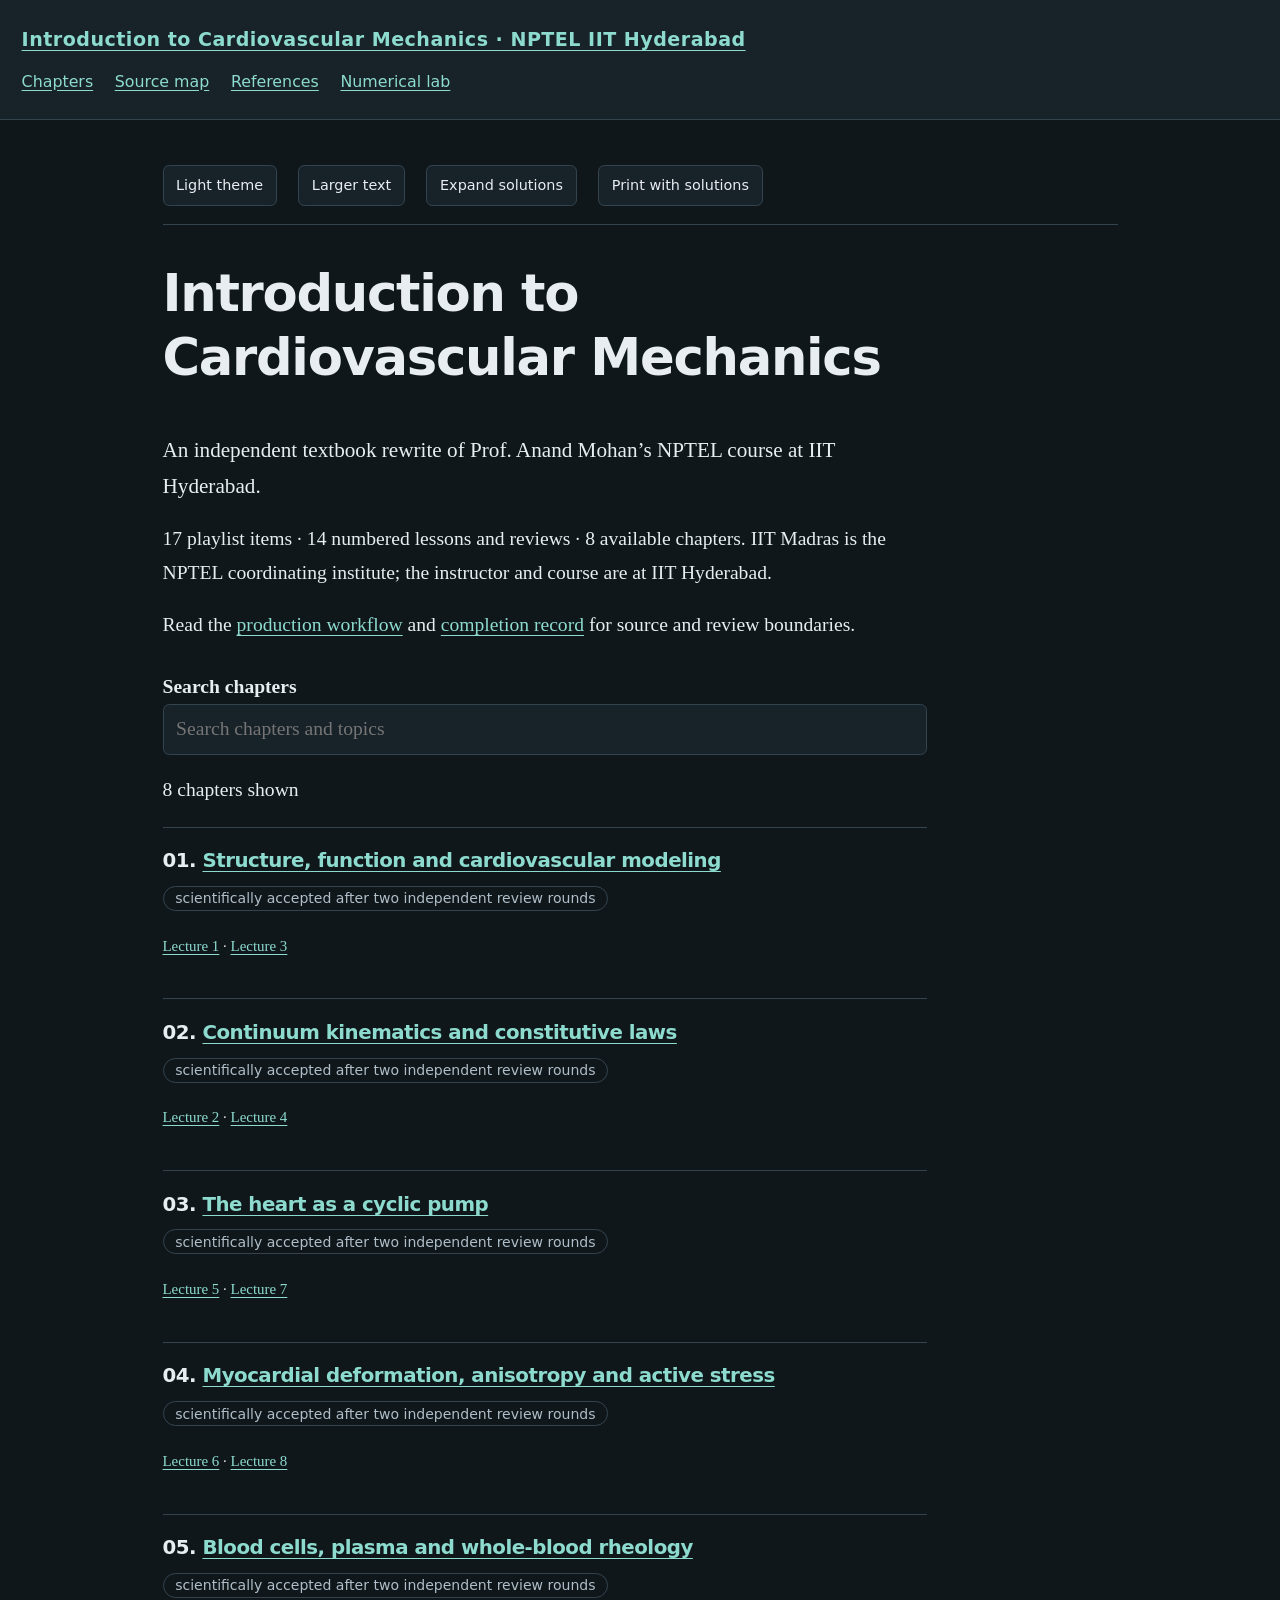
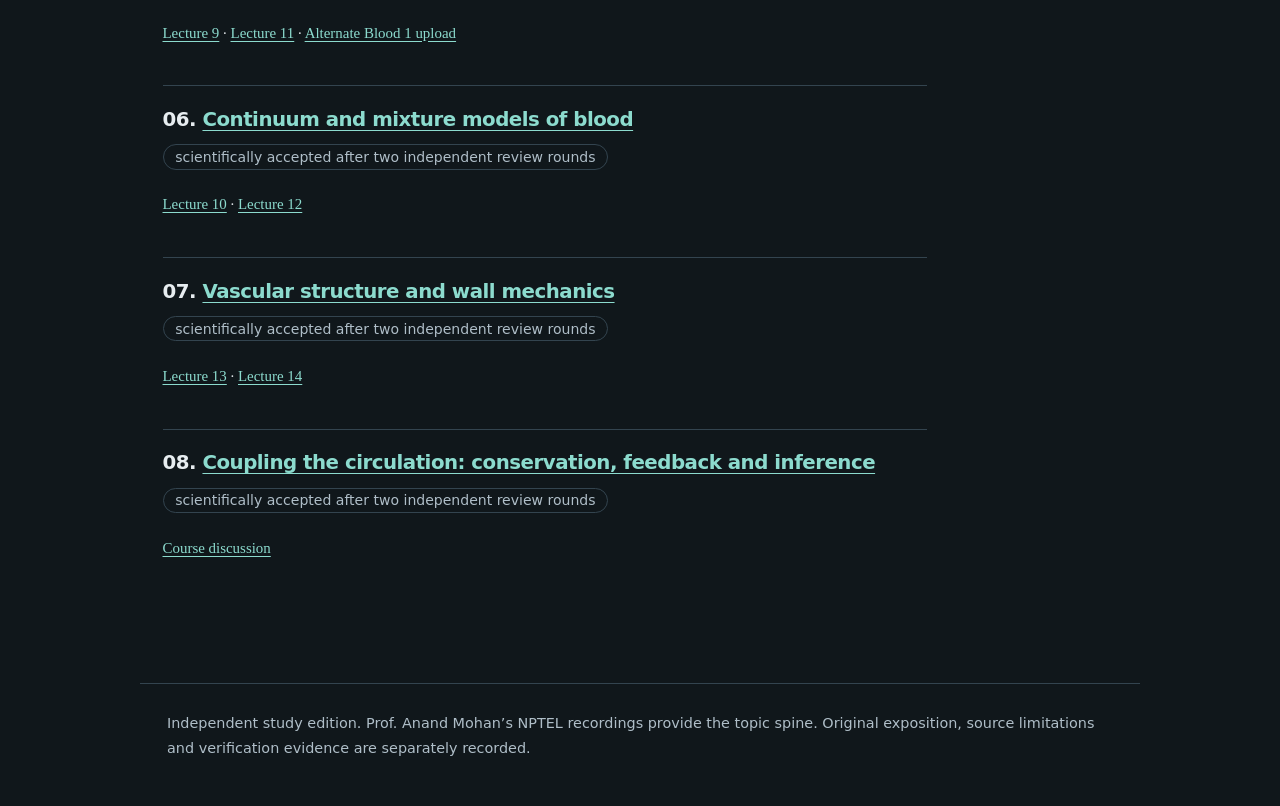
<file: index.html>
<!doctype html>
<html lang="en"><head><meta charset="utf-8"><meta name="viewport" content="width=device-width,initial-scale=1">
<meta name="color-scheme" content="dark light"><meta name="book-content-sha256" content="1ae52a5af841435243ff0a5ef73117a145aa42b74671f84577a15468b1fd1dc1">
<title>Chapter index · Introduction to Cardiovascular Mechanics</title><link rel="stylesheet" href="assets/book.css">
<script>window.MathJax={tex:{inlineMath:[['$','$'],['\\(','\\)']],displayMath:[['$$','$$'],['\\[','\\]']],processEscapes:true},svg:{fontCache:'local'},options:{skipHtmlTags:['script','noscript','style','textarea','pre','code']}};</script>
<script defer src="assets/mathjax-tex-svg.js"></script><script defer src="assets/book.js"></script><script defer src="assets/vessel-lab.js"></script></head>
<body><a class="skip" href="#main">Skip to content</a><header class="site-header"><a class="brand" href="index.html">Introduction to Cardiovascular Mechanics · NPTEL IIT Hyderabad</a><nav class="course-nav" aria-label="Book"><a href="index.html">Chapters</a><a href="source-map.html">Source map</a><a href="references.html">References</a><a href="numerical-lab.html">Numerical lab</a></nav></header>
<div class="layout no-toc"><main id="main"><div class="reading-tools" aria-label="Reading controls"><button id="theme-toggle" aria-pressed="false">Light theme</button><button id="text-toggle" aria-pressed="false">Larger text</button><button id="solutions-toggle" aria-pressed="false">Expand solutions</button><button id="print-page">Print with solutions</button></div>
<article id="chapter-content"><!-- BOOK-CONTENT-START --><h1 id="book-title">Introduction to Cardiovascular Mechanics</h1><p class="lead">An independent textbook rewrite of Prof. Anand Mohan’s NPTEL course at IIT Hyderabad.</p>
<p>17 playlist items · 14 numbered lessons and reviews · 8 available chapters. IIT Madras is the NPTEL coordinating institute; the instructor and course are at IIT Hyderabad.</p>
<p>Read the <a href="WORKFLOW.md">production workflow</a> and <a href="completion.json">completion record</a> for source and review boundaries.</p>
<div class="search-tools"><label class="search-label" for="lecture-search">Search chapters</label><input id="lecture-search" type="search" placeholder="Search chapters and topics"><p id="search-status" role="status" aria-live="polite">8 chapters shown</p></div><ol class="lecture-list"><li data-lecture><h2 id="chapter-01">01. <a href="chapter-01-structure-function-modeling.html">Structure, function and cardiovascular modeling</a></h2><span class="status">scientifically accepted after two independent review rounds</span><p class="lecture-meta"><a href="https://www.youtube.com/watch?v=3vz6e0wgxFY">Lecture 1</a> · <a href="https://www.youtube.com/watch?v=5PMOTIzETZA">Lecture 3</a></p></li><li data-lecture><h2 id="chapter-02">02. <a href="chapter-02-continuum-kinematics-constitutive-laws.html">Continuum kinematics and constitutive laws</a></h2><span class="status">scientifically accepted after two independent review rounds</span><p class="lecture-meta"><a href="https://www.youtube.com/watch?v=ANXLnQJRc9A">Lecture 2</a> · <a href="https://www.youtube.com/watch?v=HEPC08A4m3U">Lecture 4</a></p></li><li data-lecture><h2 id="chapter-03">03. <a href="chapter-03-heart-cyclic-pump.html">The heart as a cyclic pump</a></h2><span class="status">scientifically accepted after two independent review rounds</span><p class="lecture-meta"><a href="https://www.youtube.com/watch?v=P8Mi0nvkidI">Lecture 5</a> · <a href="https://www.youtube.com/watch?v=UvcbjRxSjEs">Lecture 7</a></p></li><li data-lecture><h2 id="chapter-04">04. <a href="chapter-04-myocardial-deformation-active-stress.html">Myocardial deformation, anisotropy and active stress</a></h2><span class="status">scientifically accepted after two independent review rounds</span><p class="lecture-meta"><a href="https://www.youtube.com/watch?v=entWodZ5lrM">Lecture 6</a> · <a href="https://www.youtube.com/watch?v=gQtXtfIhgEM">Lecture 8</a></p></li><li data-lecture><h2 id="chapter-05">05. <a href="chapter-05-blood-cells-rheology.html">Blood cells, plasma and whole-blood rheology</a></h2><span class="status">scientifically accepted after two independent review rounds</span><p class="lecture-meta"><a href="https://www.youtube.com/watch?v=i-1ZJizdpnE">Lecture 9</a> · <a href="https://www.youtube.com/watch?v=C6o_WgMUQyE">Lecture 11</a> · <a href="https://www.youtube.com/watch?v=HJ0GgBPtZos">Alternate Blood 1 upload</a></p></li><li data-lecture><h2 id="chapter-06">06. <a href="chapter-06-blood-continuum-mixtures.html">Continuum and mixture models of blood</a></h2><span class="status">scientifically accepted after two independent review rounds</span><p class="lecture-meta"><a href="https://www.youtube.com/watch?v=6WgMx8hOOtE">Lecture 10</a> · <a href="https://www.youtube.com/watch?v=rh595rXepQ8">Lecture 12</a></p></li><li data-lecture><h2 id="chapter-07">07. <a href="chapter-07-vascular-wall-mechanics.html">Vascular structure and wall mechanics</a></h2><span class="status">scientifically accepted after two independent review rounds</span><p class="lecture-meta"><a href="https://www.youtube.com/watch?v=EljNMQ_e-70">Lecture 13</a> · <a href="https://www.youtube.com/watch?v=_aYXAcft_BM">Lecture 14</a></p></li><li data-lecture><h2 id="chapter-08">08. <a href="chapter-08-course-discussion-synthesis.html">Coupling the circulation: conservation, feedback and inference</a></h2><span class="status">scientifically accepted after two independent review rounds</span><p class="lecture-meta"><a href="https://www.youtube.com/watch?v=MeaVvfB56Cc">Course discussion</a></p></li></ol><!-- BOOK-CONTENT-END --></article></main></div><footer class="site-footer">Independent study edition. Prof. Anand Mohan’s NPTEL recordings provide the topic spine. Original exposition, source limitations and verification evidence are separately recorded.</footer></body></html>
</file>
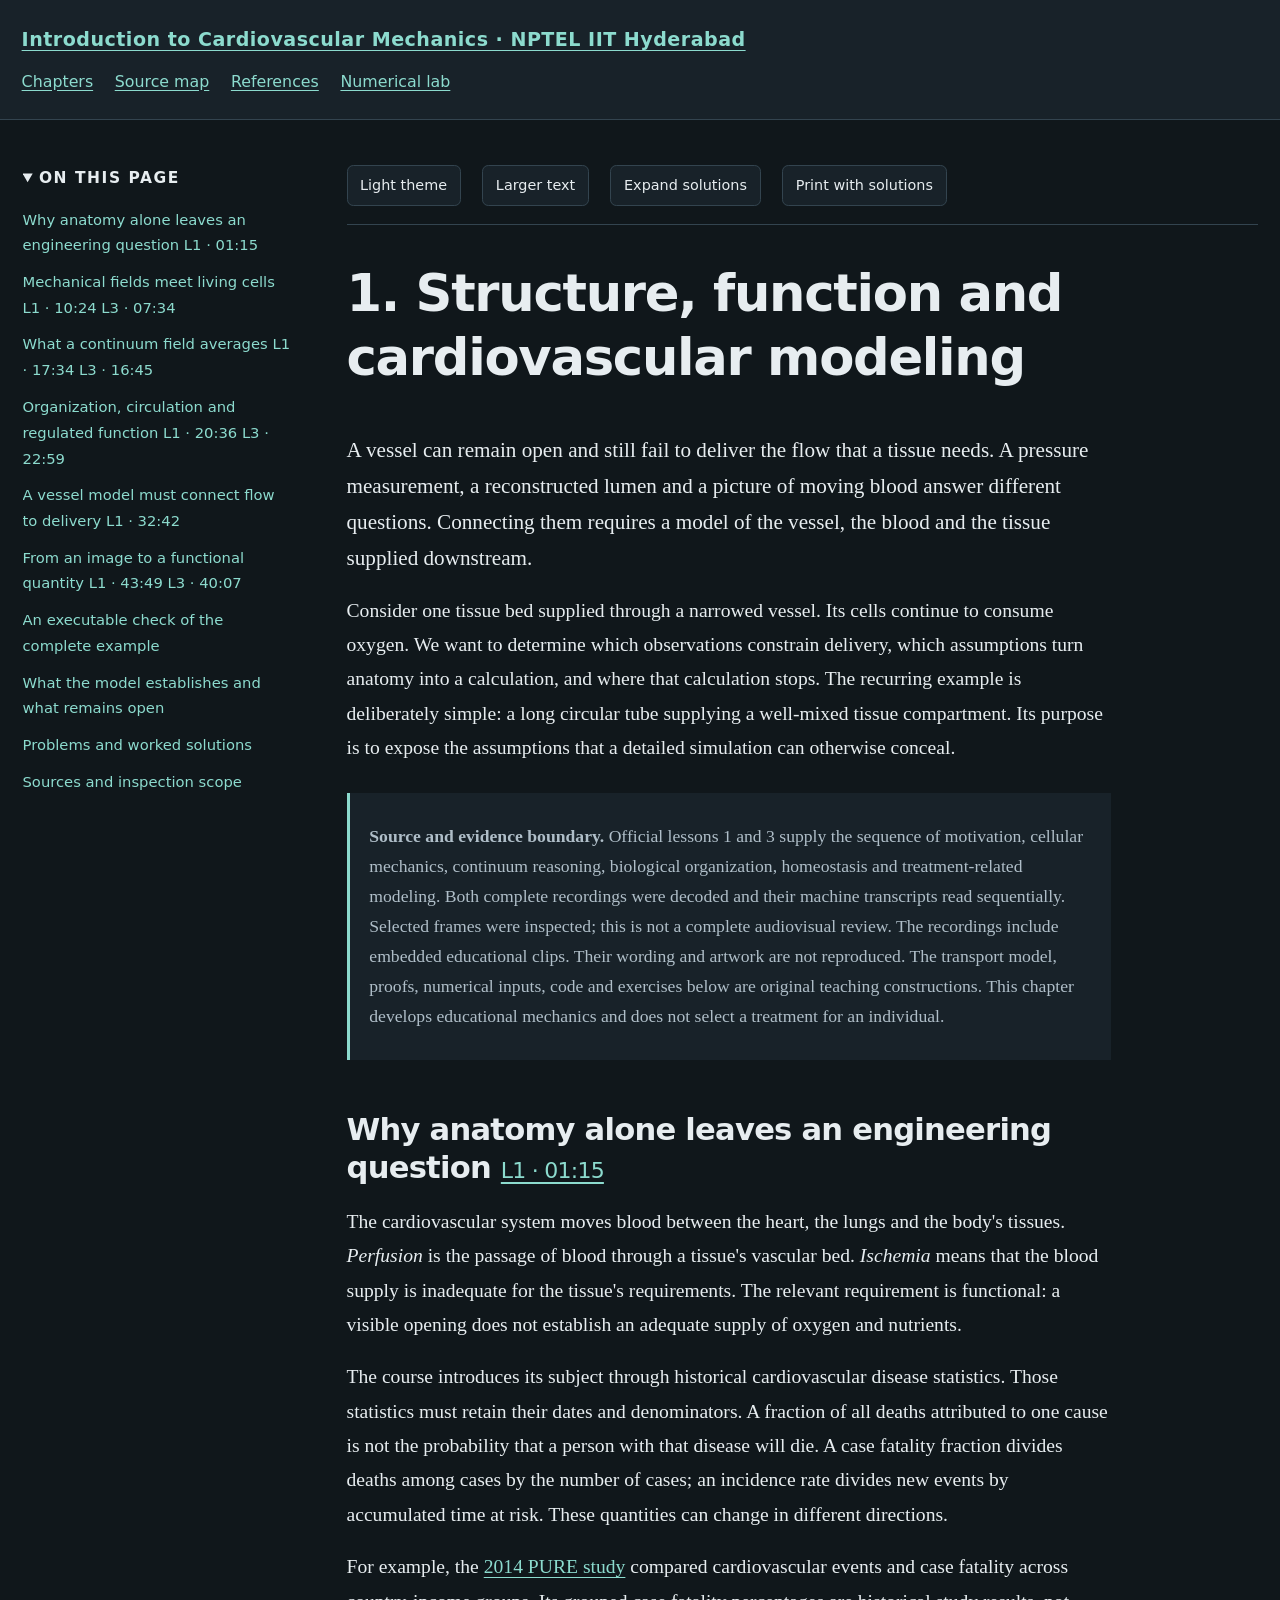
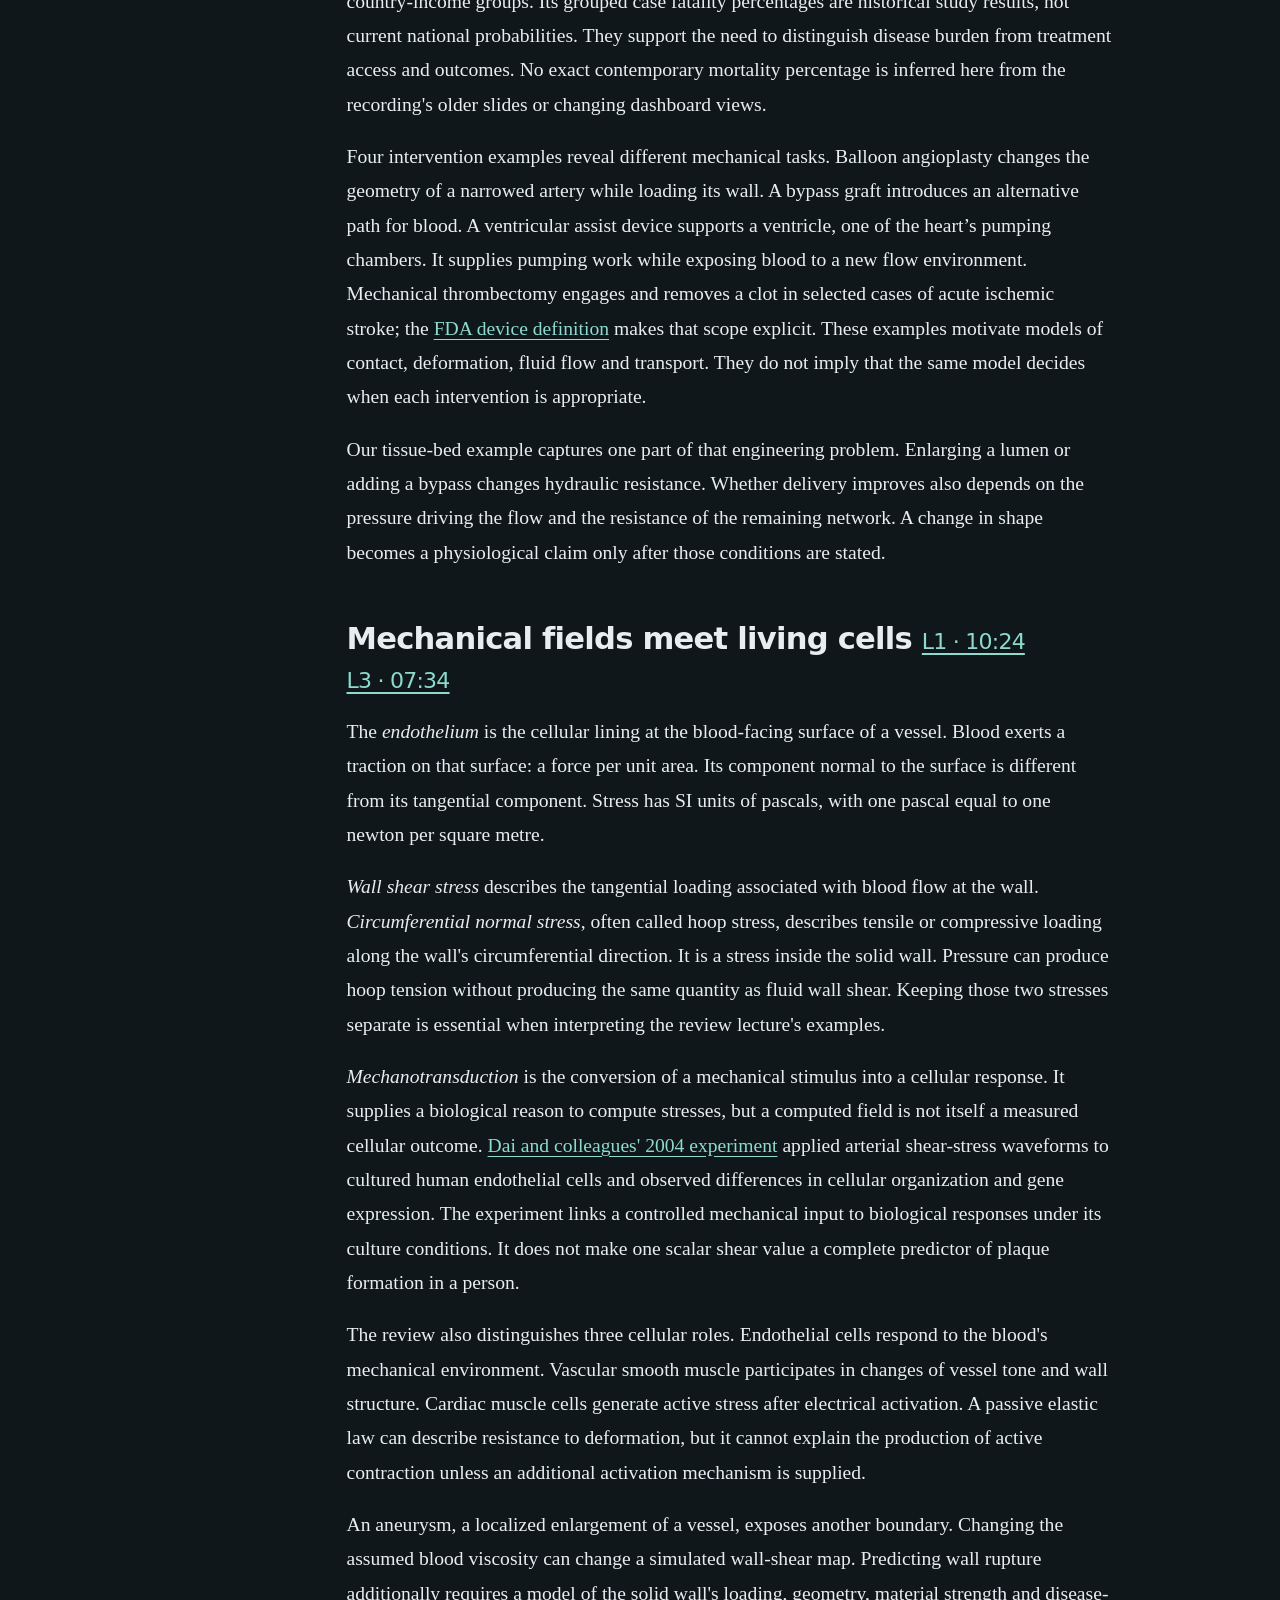
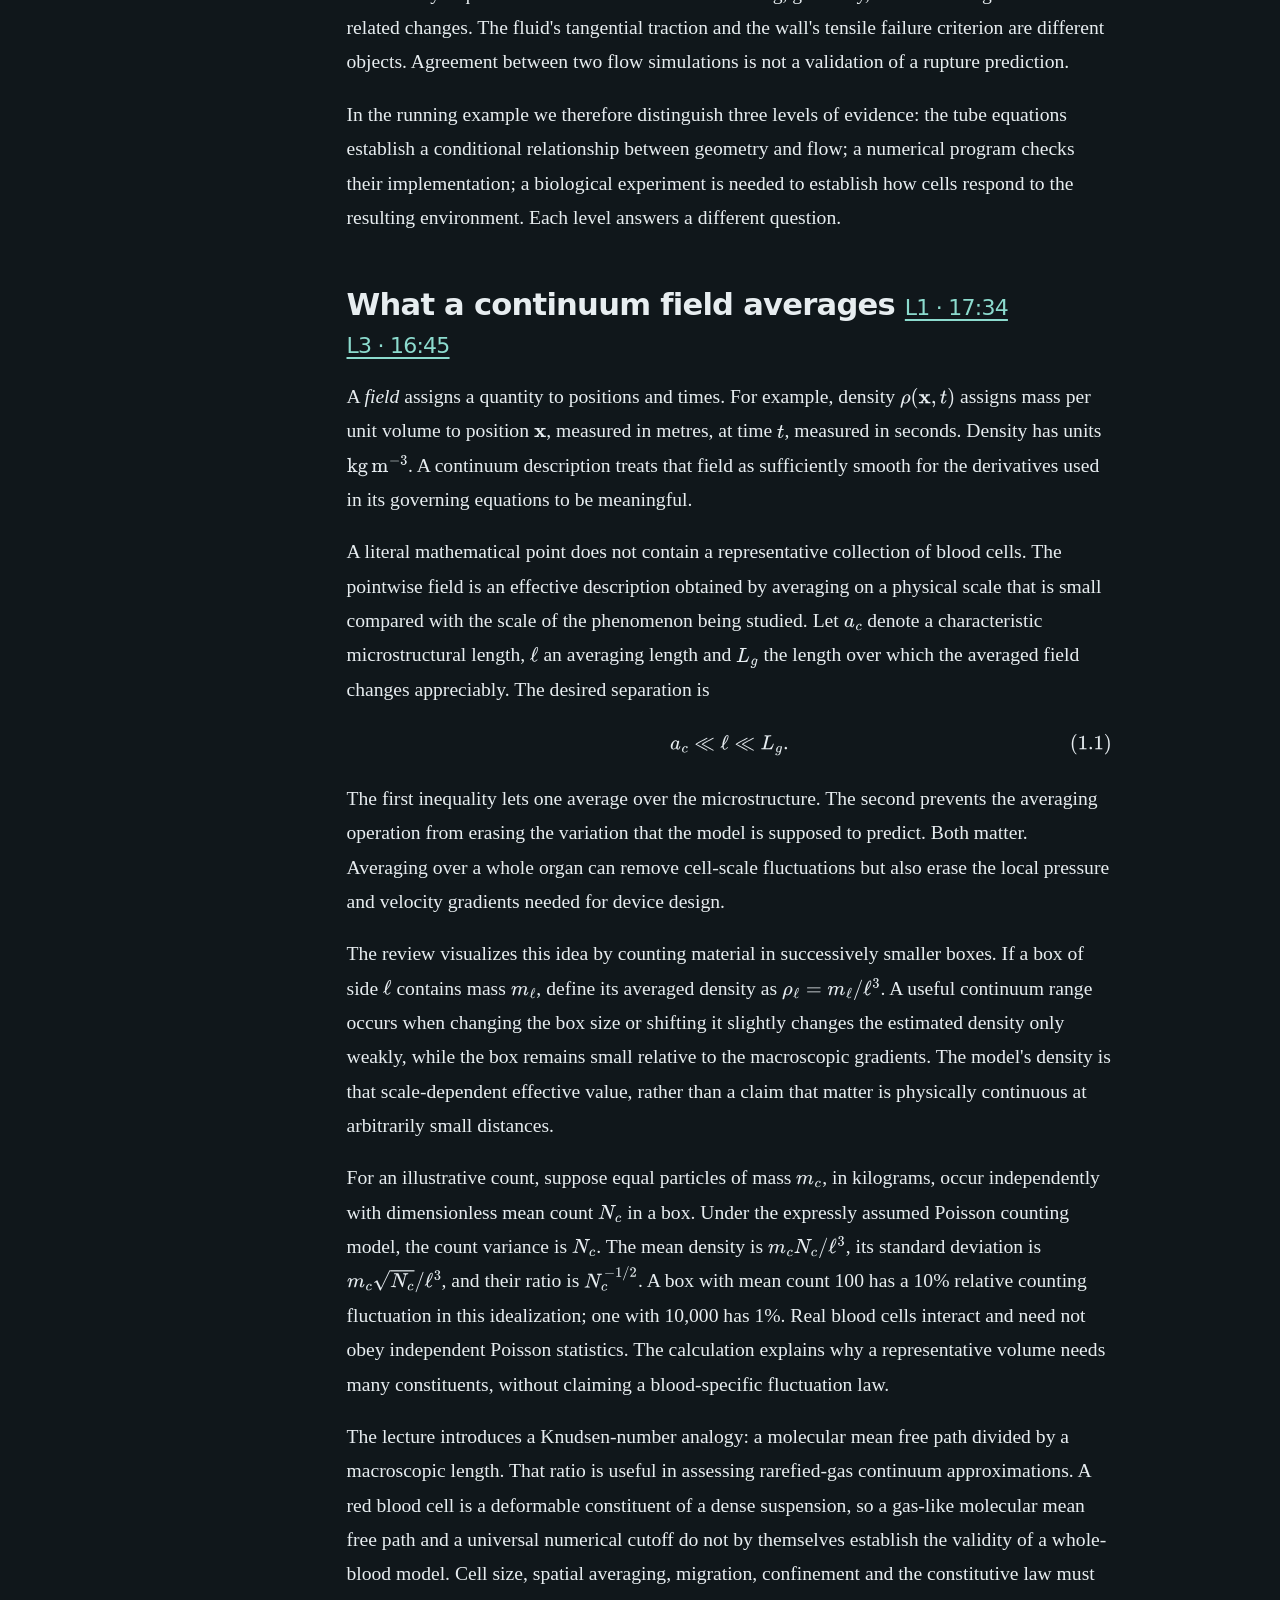
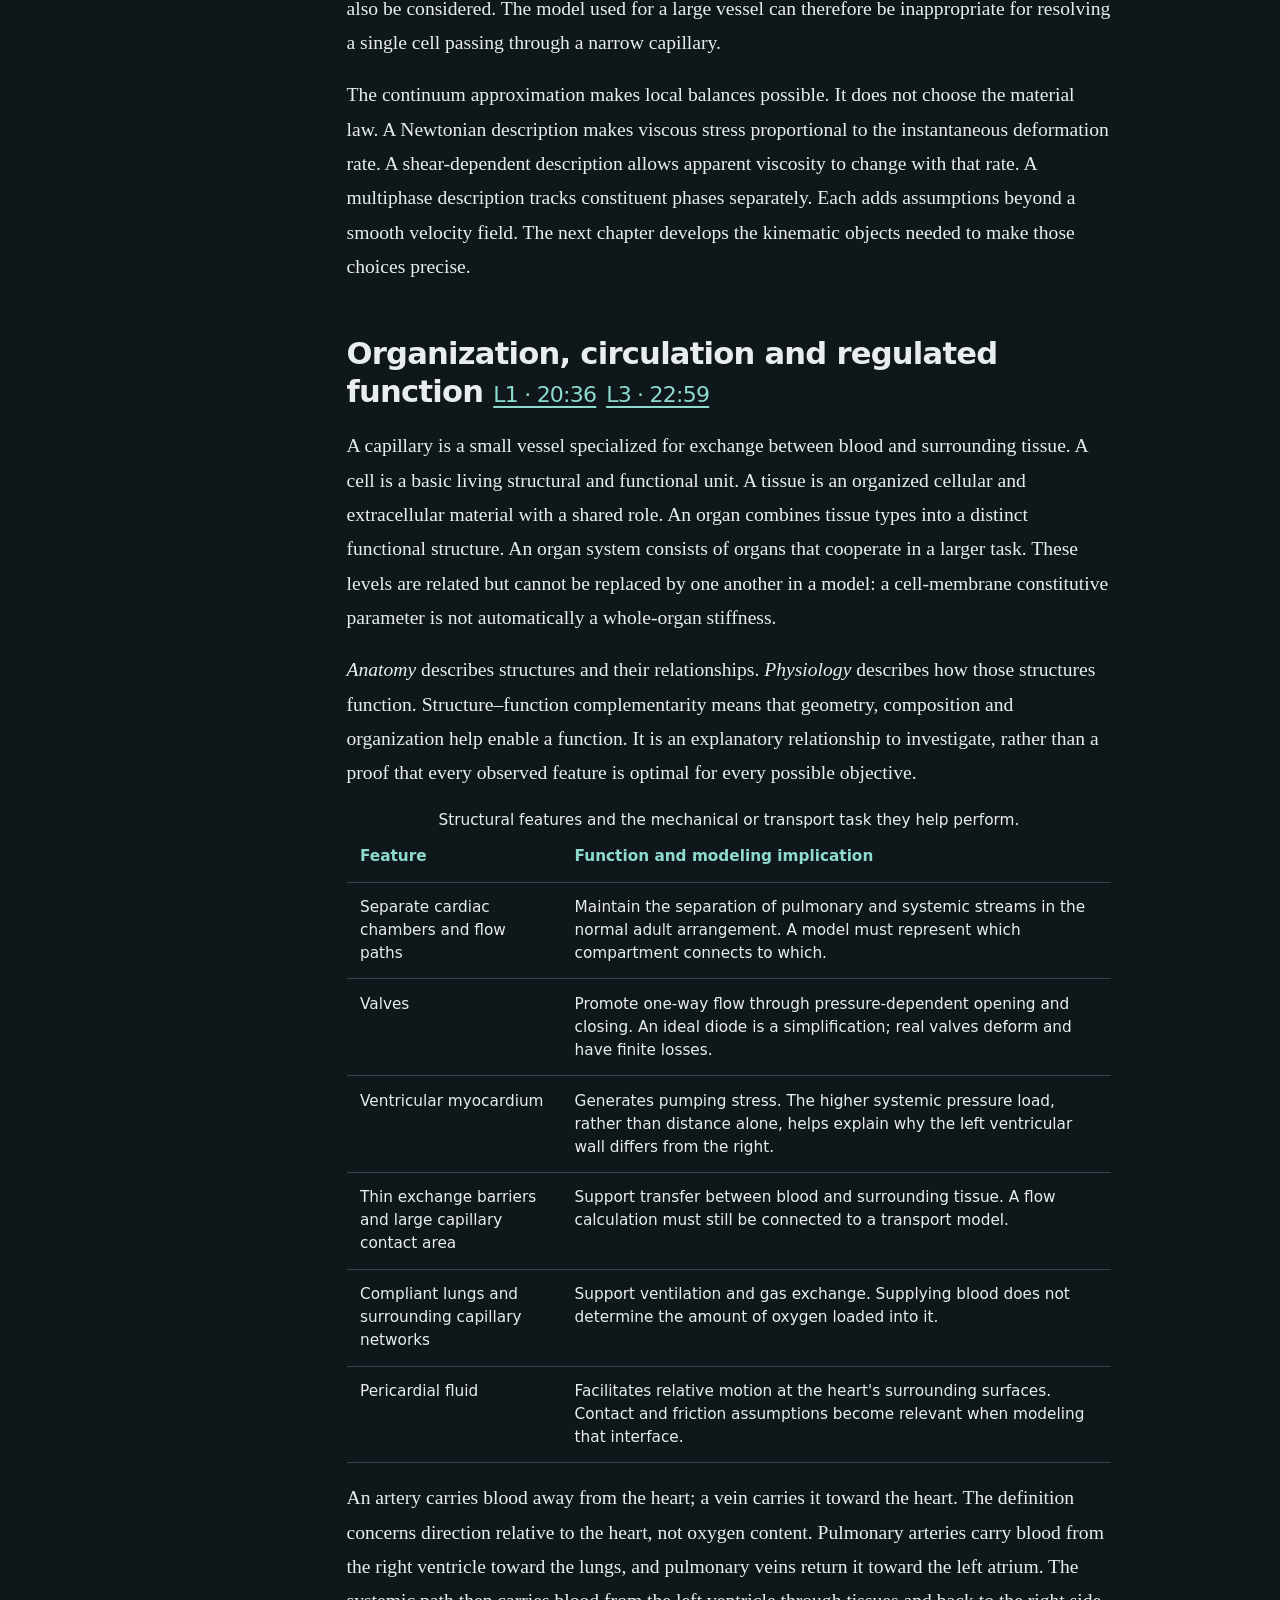
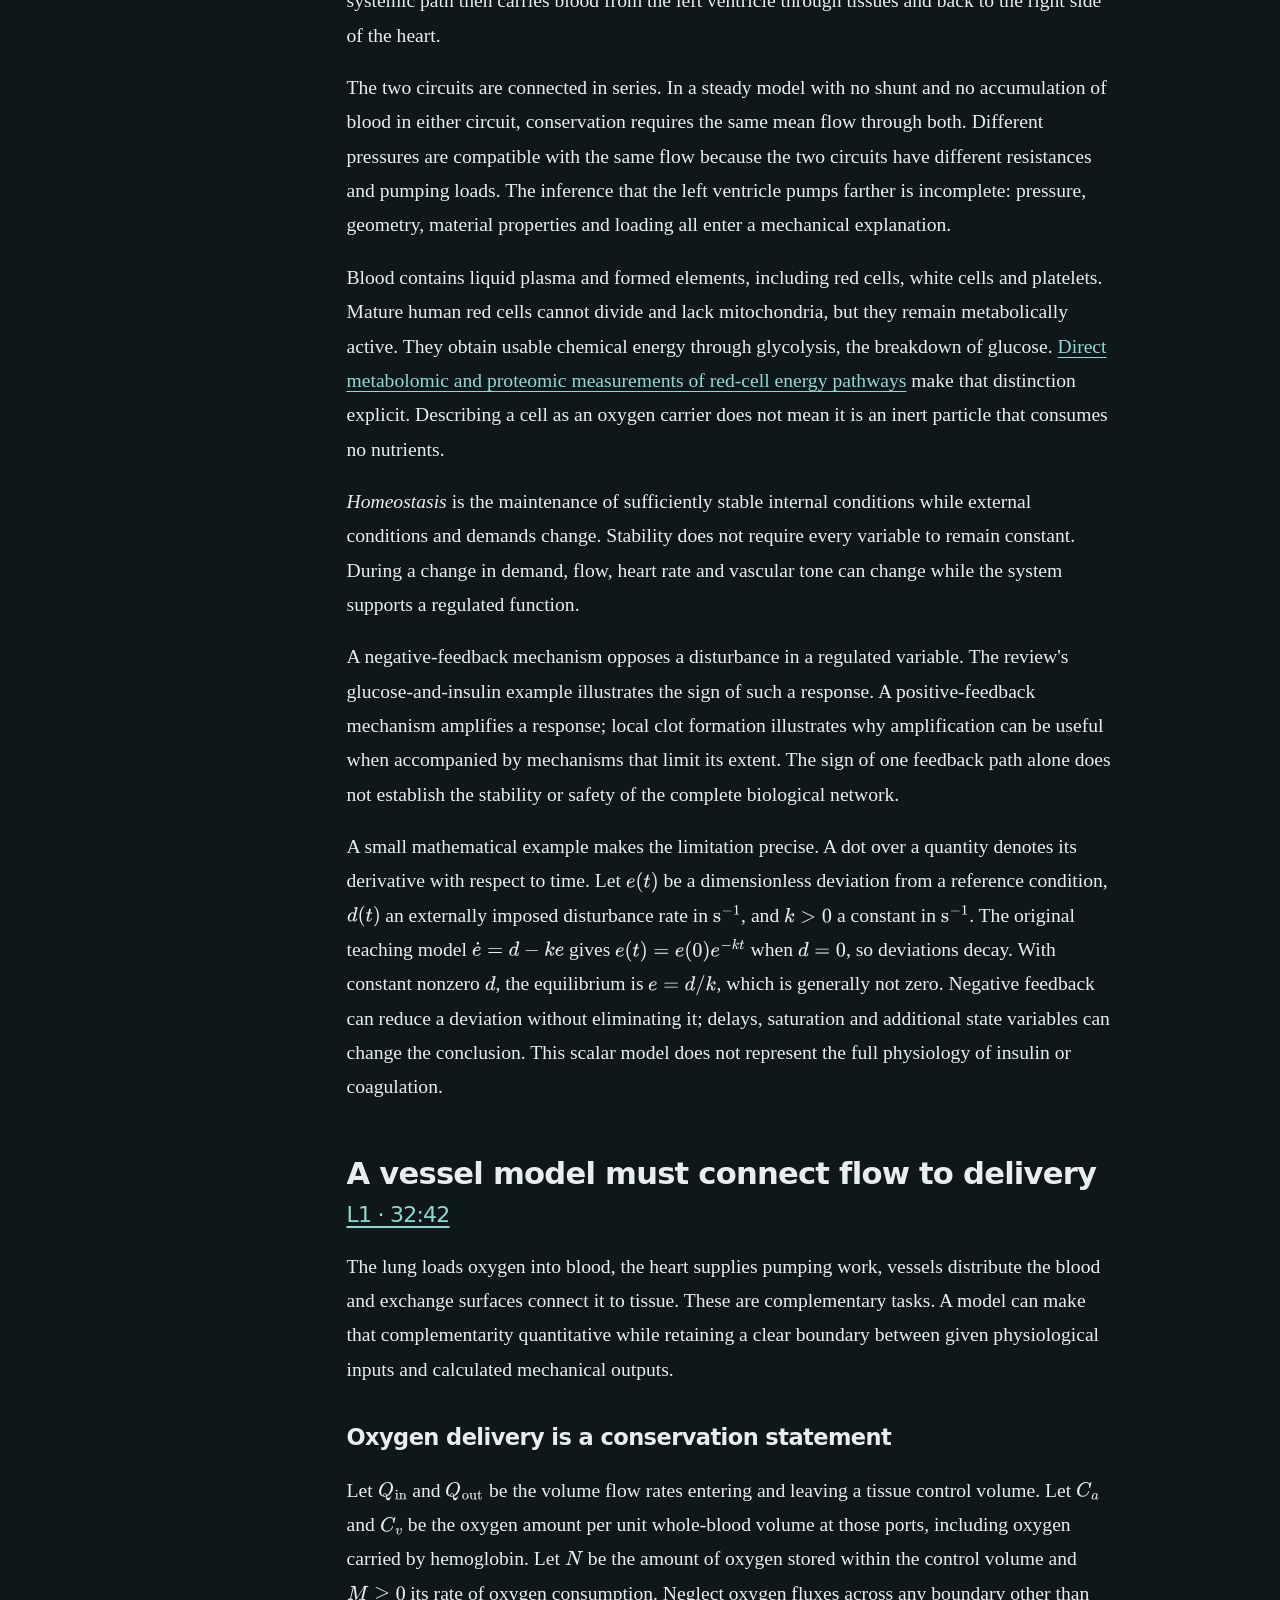
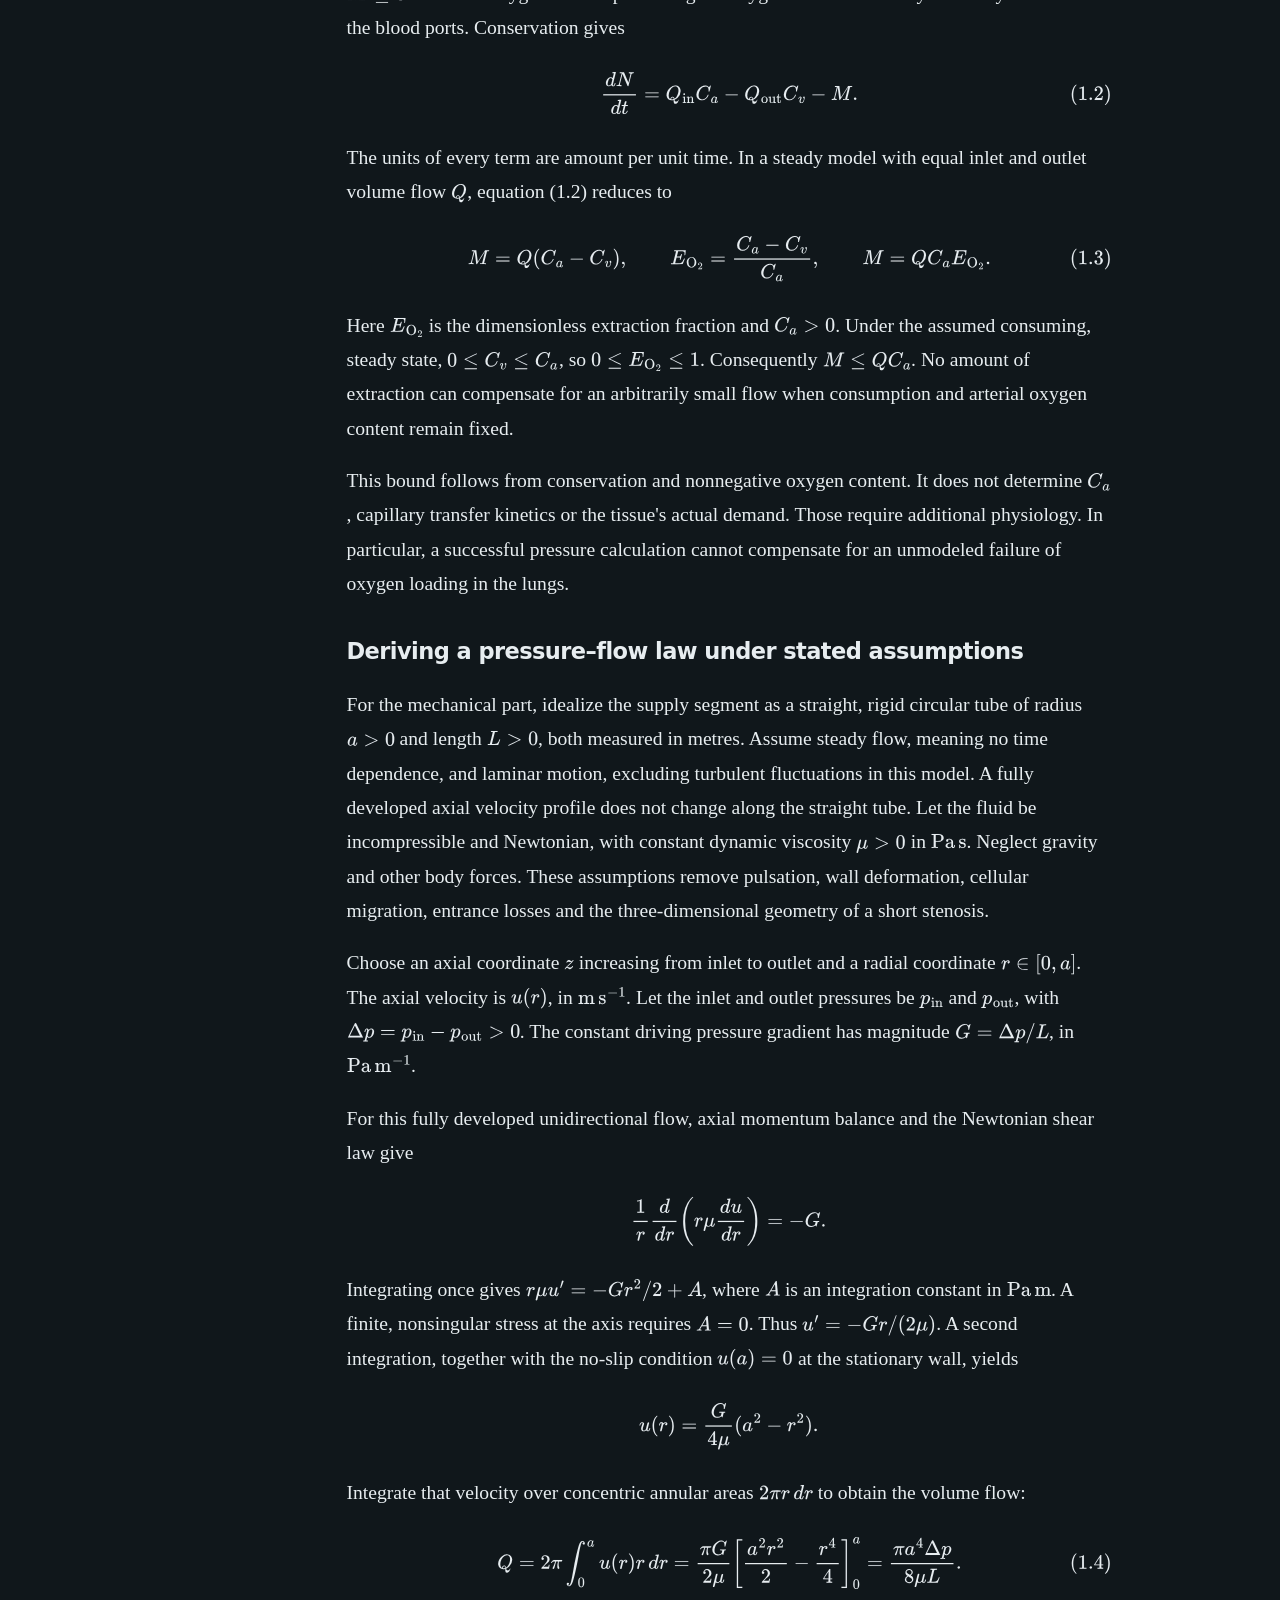
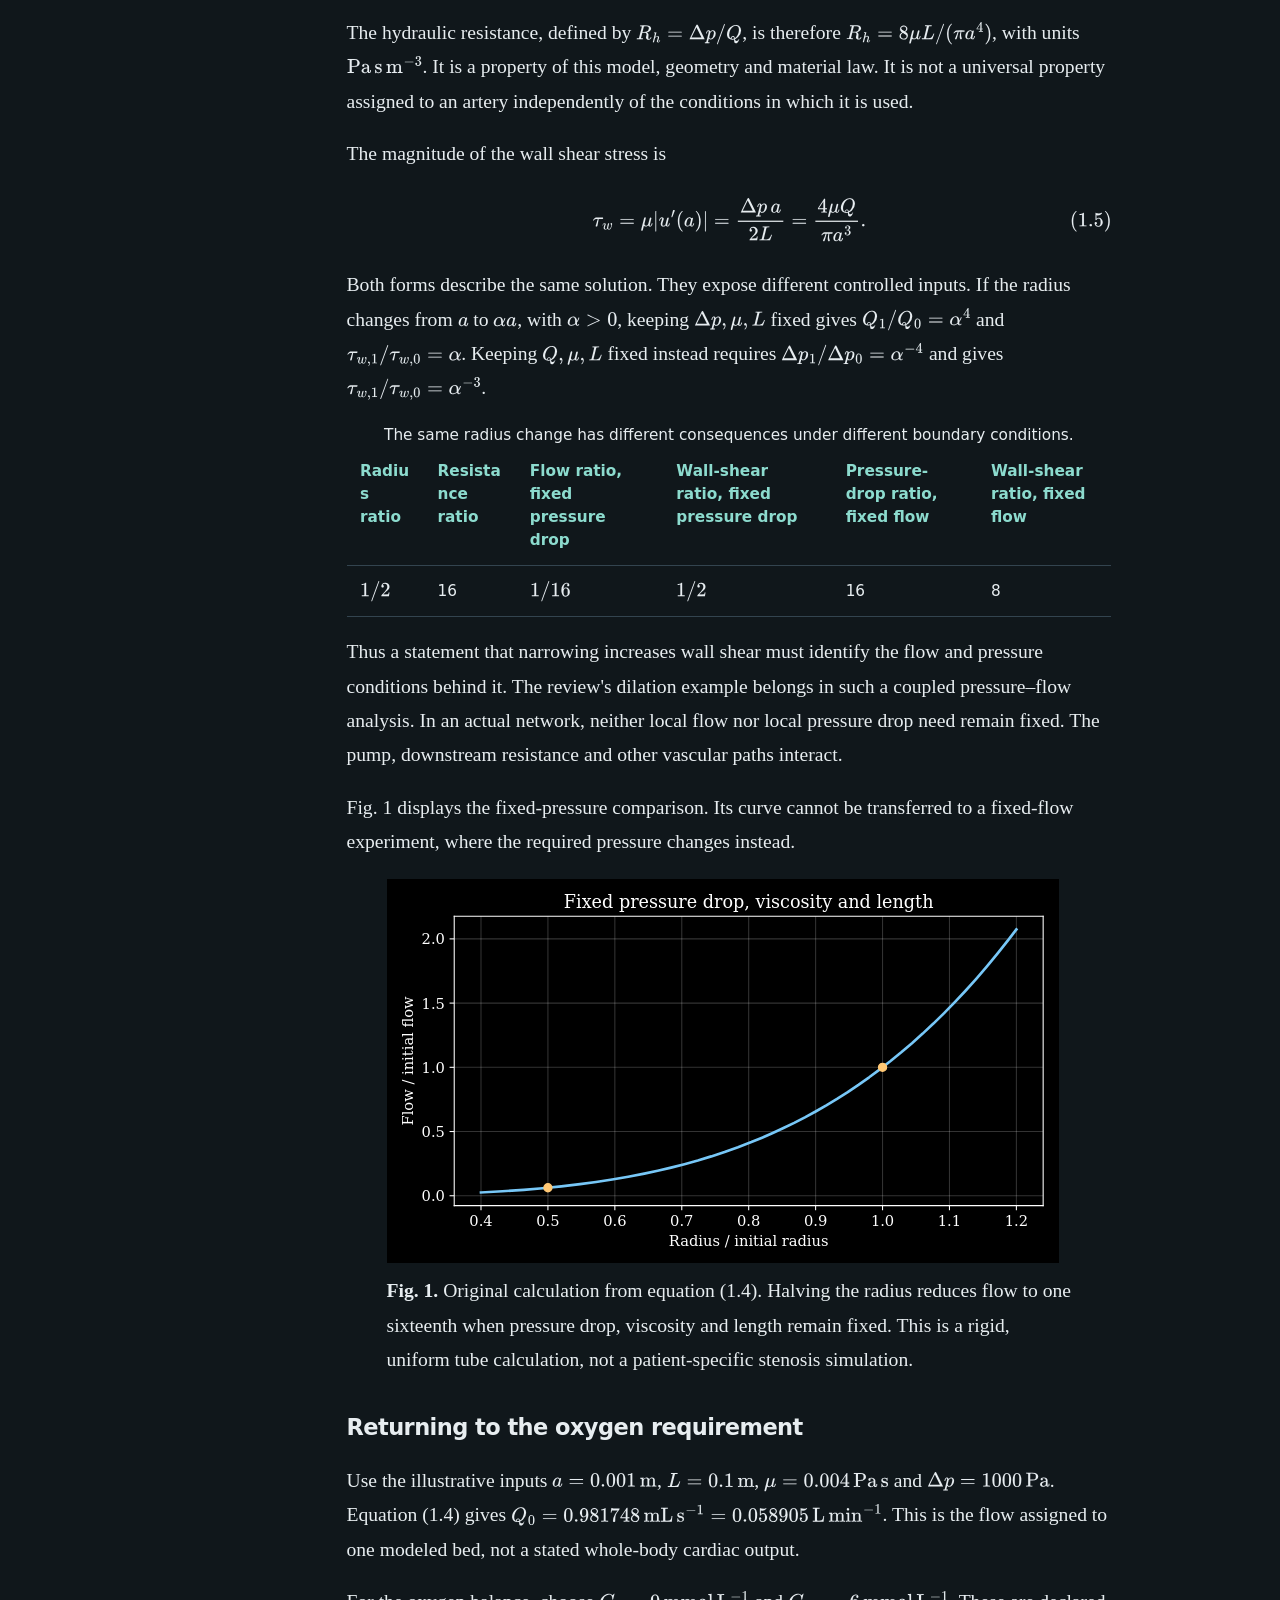
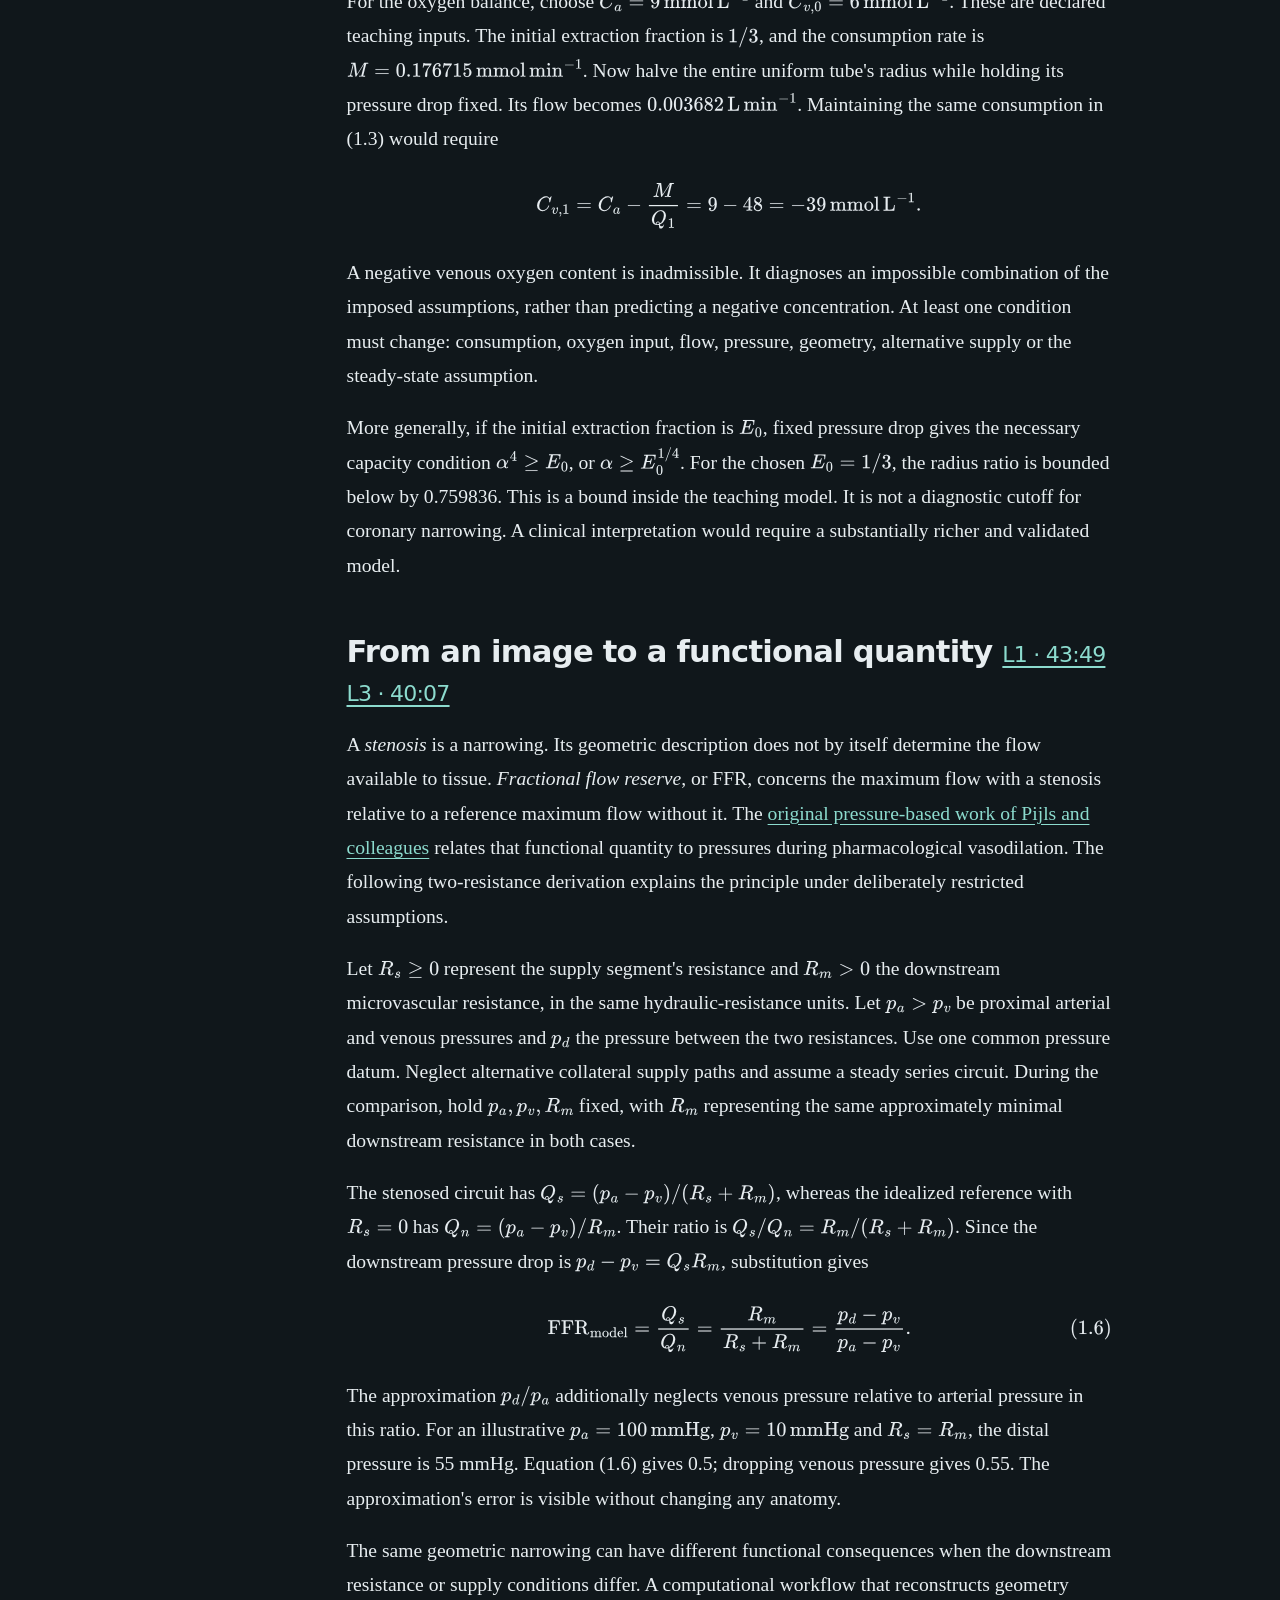
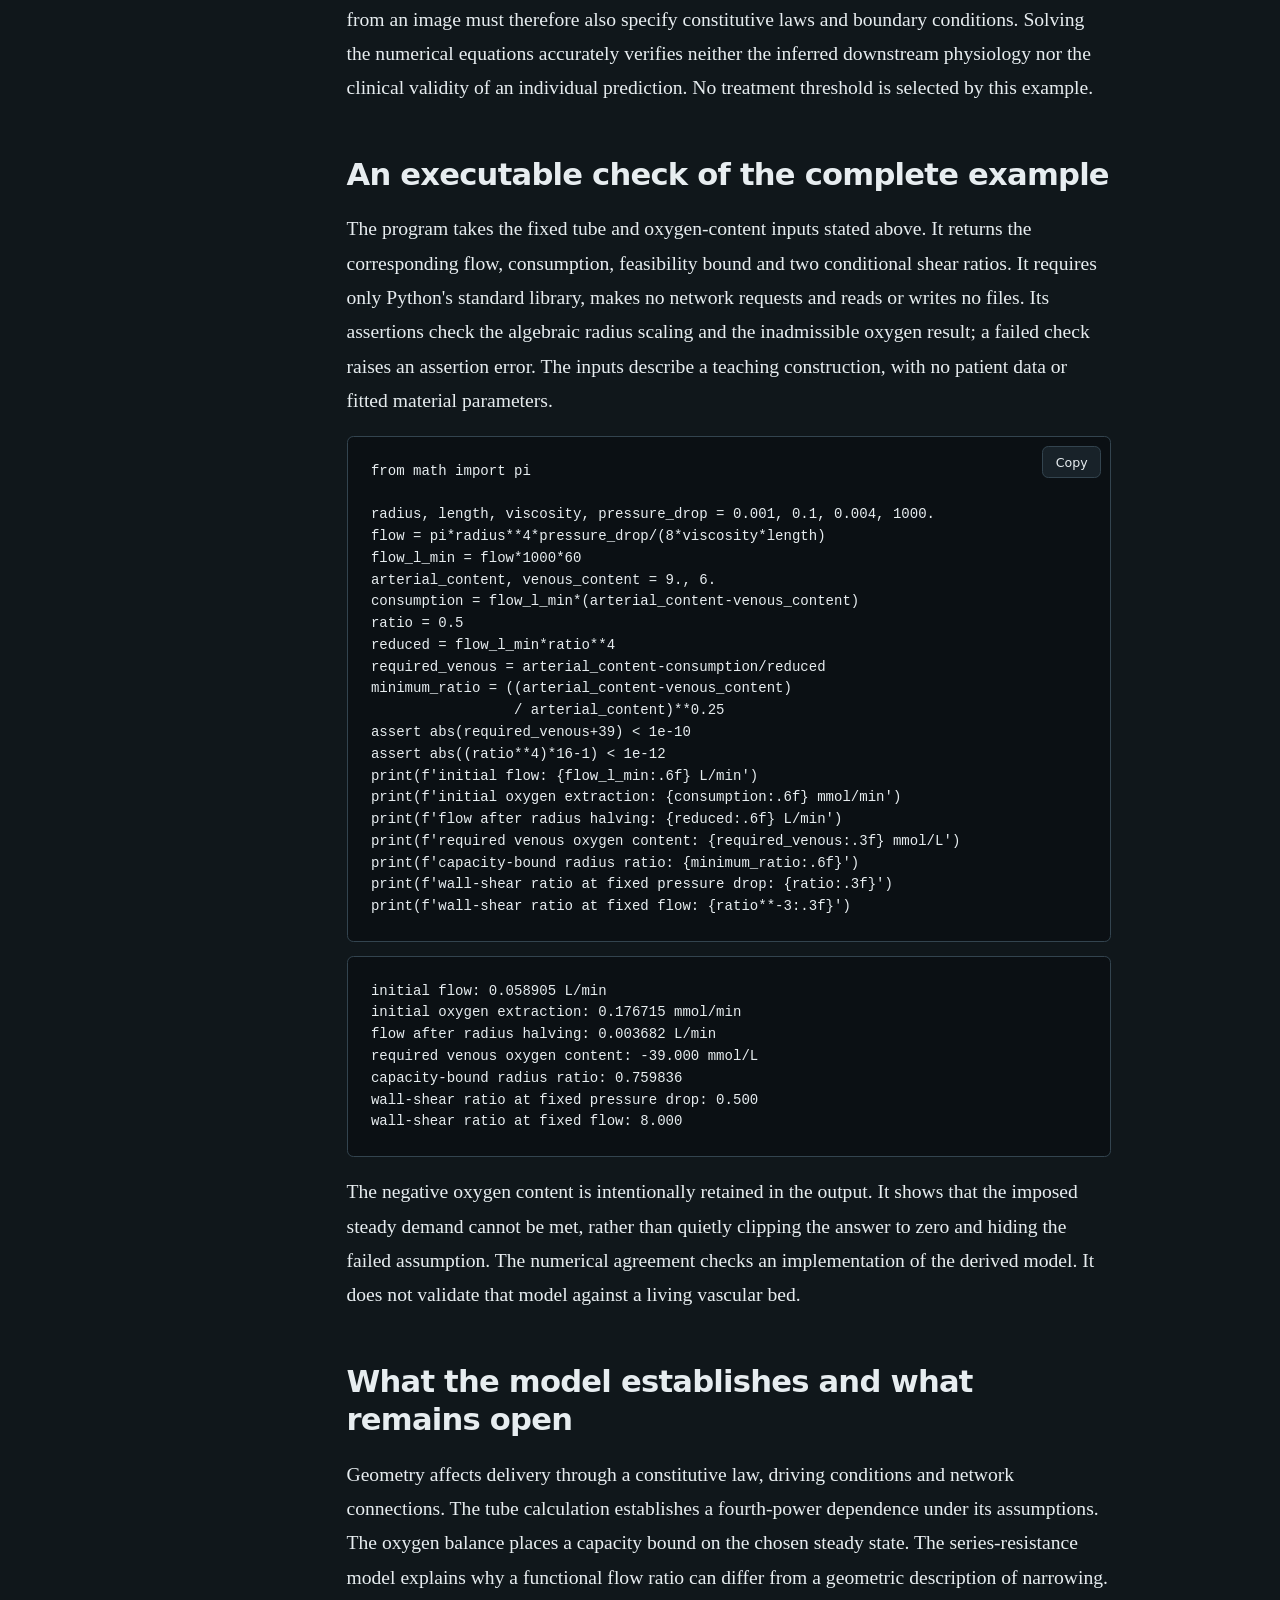
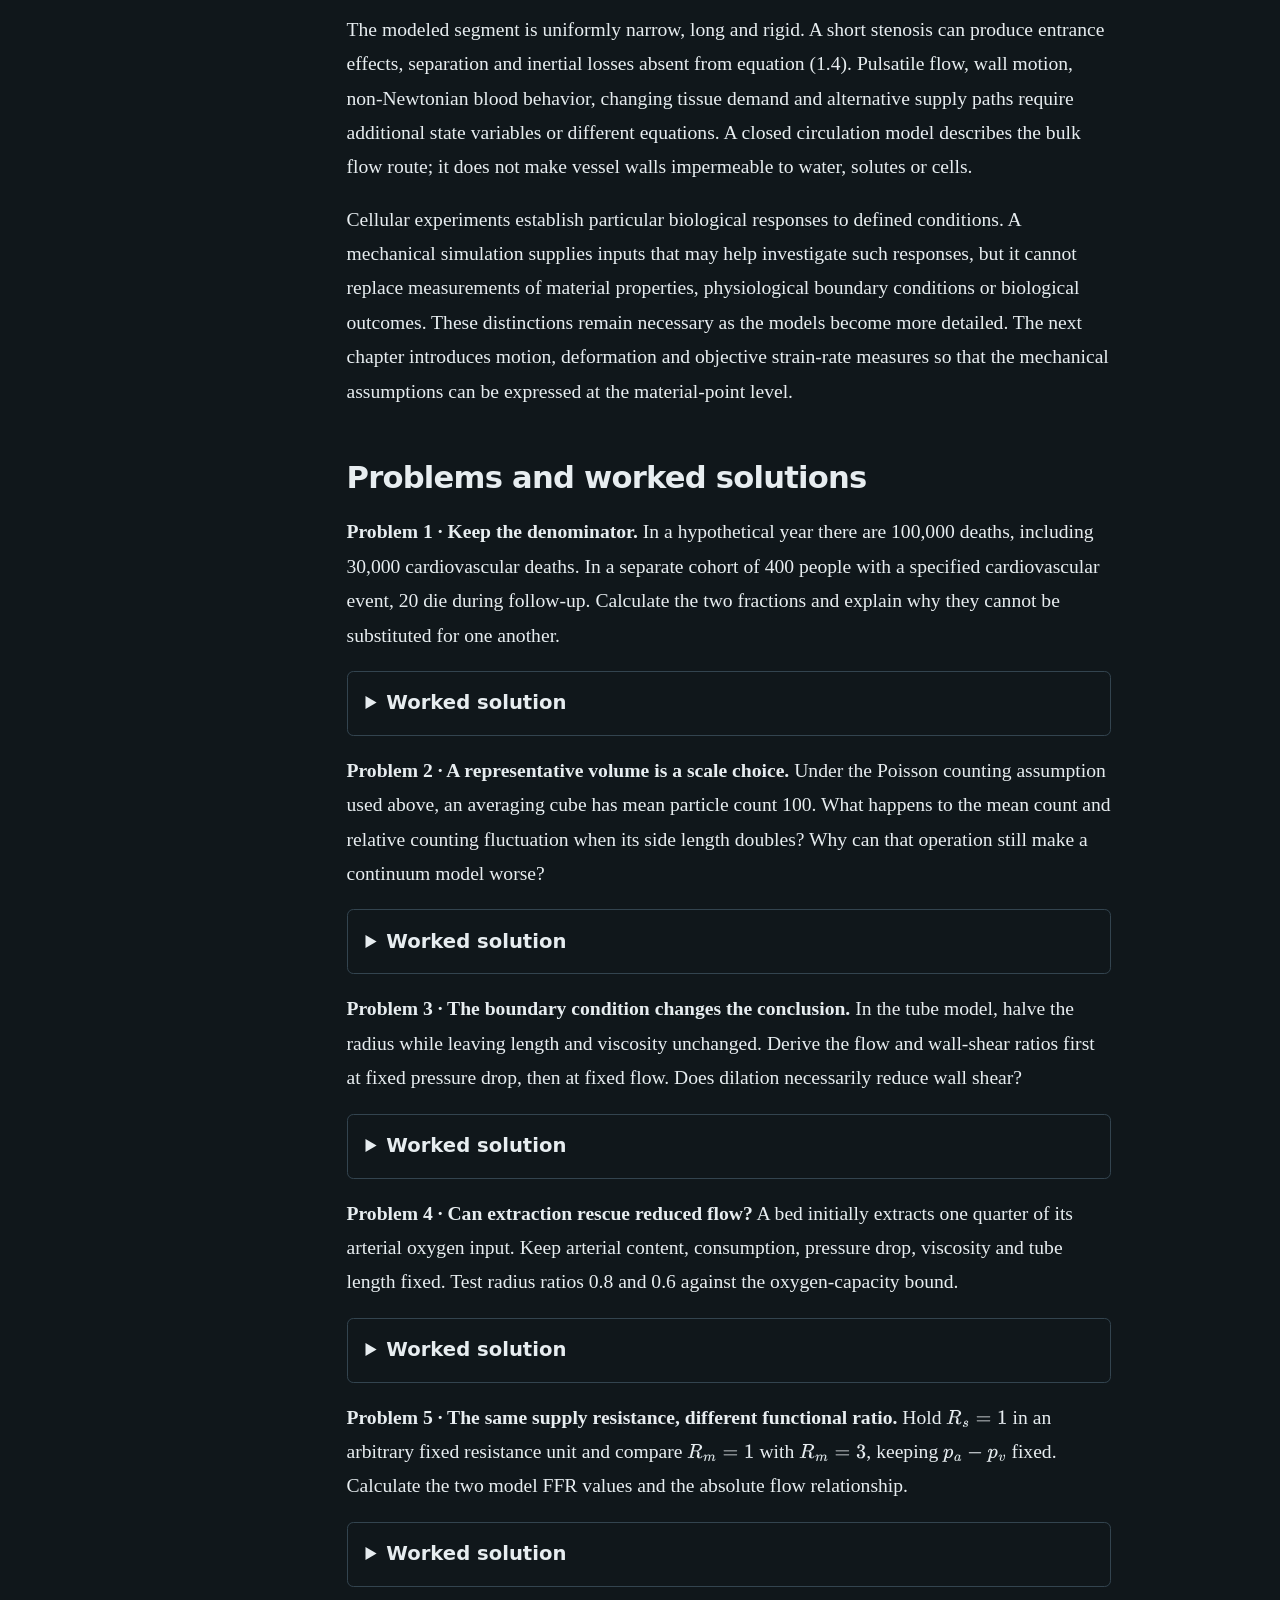
<file: chapter-01-structure-function-modeling.html>
<!doctype html>
<html lang="en"><head><meta charset="utf-8"><meta name="viewport" content="width=device-width,initial-scale=1">
<meta name="color-scheme" content="dark light"><meta name="book-content-sha256" content="aba72028485690eeb6fee3ae54a132d20f070c083e9eddd0ae3e2463990eb701">
<title>Structure, function and cardiovascular modeling · Introduction to Cardiovascular Mechanics</title><link rel="stylesheet" href="assets/book.css">
<script>window.MathJax={tex:{inlineMath:[['$','$'],['\\(','\\)']],displayMath:[['$$','$$'],['\\[','\\]']],processEscapes:true},svg:{fontCache:'local'},options:{skipHtmlTags:['script','noscript','style','textarea','pre','code']}};</script>
<script defer src="assets/mathjax-tex-svg.js"></script><script defer src="assets/book.js"></script><script defer src="assets/vessel-lab.js"></script></head>
<body><a class="skip" href="#main">Skip to content</a><header class="site-header"><a class="brand" href="index.html">Introduction to Cardiovascular Mechanics · NPTEL IIT Hyderabad</a><nav class="course-nav" aria-label="Book"><a href="index.html">Chapters</a><a href="source-map.html">Source map</a><a href="references.html">References</a><a href="numerical-lab.html">Numerical lab</a></nav></header>
<div class="layout"><aside class="toc" id="chapter-toc" aria-label="On this page"><h2 id="toc-heading">On this page</h2></aside><main id="main"><div class="reading-tools" aria-label="Reading controls"><button id="theme-toggle" aria-pressed="false">Light theme</button><button id="text-toggle" aria-pressed="false">Larger text</button><button id="solutions-toggle" aria-pressed="false">Expand solutions</button><button id="print-page">Print with solutions</button></div>
<article id="chapter-content"><!-- BOOK-CONTENT-START --><h1 id="chapter-title">1. Structure, function and cardiovascular modeling</h1>
<p class="lead">A vessel can remain open and still fail to deliver the flow that a tissue needs. A pressure measurement, a reconstructed lumen and a picture of moving blood answer different questions. Connecting them requires a model of the vessel, the blood and the tissue supplied downstream.</p>
<p>Consider one tissue bed supplied through a narrowed vessel. Its cells continue to consume oxygen. We want to determine which observations constrain delivery, which assumptions turn anatomy into a calculation, and where that calculation stops. The recurring example is deliberately simple: a long circular tube supplying a well-mixed tissue compartment. Its purpose is to expose the assumptions that a detailed simulation can otherwise conceal.</p>
<div class="note"><p class="source-note"><strong>Source and evidence boundary.</strong> Official lessons 1 and 3 supply the sequence of motivation, cellular mechanics, continuum reasoning, biological organization, homeostasis and treatment-related modeling. Both complete recordings were decoded and their machine transcripts read sequentially. Selected frames were inspected; this is not a complete audiovisual review. The recordings include embedded educational clips. Their wording and artwork are not reproduced. The transport model, proofs, numerical inputs, code and exercises below are original teaching constructions. This chapter develops educational mechanics and does not select a treatment for an individual.</p></div>

<h2 id="motivation">Why anatomy alone leaves an engineering question <a class="timestamp" href="https://www.youtube.com/watch?v=3vz6e0wgxFY&amp;t=75s">L1 · 01:15</a></h2>
<p>The cardiovascular system moves blood between the heart, the lungs and the body's tissues. <dfn>Perfusion</dfn> is the passage of blood through a tissue's vascular bed. <dfn>Ischemia</dfn> means that the blood supply is inadequate for the tissue's requirements. The relevant requirement is functional: a visible opening does not establish an adequate supply of oxygen and nutrients.</p>
<p>The course introduces its subject through historical cardiovascular disease statistics. Those statistics must retain their dates and denominators. A fraction of all deaths attributed to one cause is not the probability that a person with that disease will die. A case fatality fraction divides deaths among cases by the number of cases; an incidence rate divides new events by accumulated time at risk. These quantities can change in different directions.</p>
<p>For example, the <a href="https://www.nejm.org/doi/full/10.1056/NEJMoa1311890">2014 PURE study</a> compared cardiovascular events and case fatality across country-income groups. Its grouped case fatality percentages are historical study results, not current national probabilities. They support the need to distinguish disease burden from treatment access and outcomes. No exact contemporary mortality percentage is inferred here from the recording's older slides or changing dashboard views.</p>
<p>Four intervention examples reveal different mechanical tasks. Balloon angioplasty changes the geometry of a narrowed artery while loading its wall. A bypass graft introduces an alternative path for blood. A ventricular assist device supports a ventricle, one of the heart’s pumping chambers. It supplies pumping work while exposing blood to a new flow environment. Mechanical thrombectomy engages and removes a clot in selected cases of acute ischemic stroke; the <a href="https://www.accessdata.fda.gov/scripts/cdrh/cfdocs/cfTPLC/tplc.cfm?id=POL">FDA device definition</a> makes that scope explicit. These examples motivate models of contact, deformation, fluid flow and transport. They do not imply that the same model decides when each intervention is appropriate.</p>
<p>Our tissue-bed example captures one part of that engineering problem. Enlarging a lumen or adding a bypass changes hydraulic resistance. Whether delivery improves also depends on the pressure driving the flow and the resistance of the remaining network. A change in shape becomes a physiological claim only after those conditions are stated.</p>

<h2 id="cell-mechanics">Mechanical fields meet living cells <a class="timestamp" href="https://www.youtube.com/watch?v=3vz6e0wgxFY&amp;t=624s">L1 · 10:24</a> <a class="timestamp" href="https://www.youtube.com/watch?v=5PMOTIzETZA&amp;t=454s">L3 · 07:34</a></h2>
<p>The <dfn>endothelium</dfn> is the cellular lining at the blood-facing surface of a vessel. Blood exerts a traction on that surface: a force per unit area. Its component normal to the surface is different from its tangential component. Stress has SI units of pascals, with one pascal equal to one newton per square metre.</p>
<p><dfn>Wall shear stress</dfn> describes the tangential loading associated with blood flow at the wall. <dfn>Circumferential normal stress</dfn>, often called hoop stress, describes tensile or compressive loading along the wall's circumferential direction. It is a stress inside the solid wall. Pressure can produce hoop tension without producing the same quantity as fluid wall shear. Keeping those two stresses separate is essential when interpreting the review lecture's examples.</p>
<p><dfn>Mechanotransduction</dfn> is the conversion of a mechanical stimulus into a cellular response. It supplies a biological reason to compute stresses, but a computed field is not itself a measured cellular outcome. <a href="https://pmc.ncbi.nlm.nih.gov/articles/PMC522013/">Dai and colleagues' 2004 experiment</a> applied arterial shear-stress waveforms to cultured human endothelial cells and observed differences in cellular organization and gene expression. The experiment links a controlled mechanical input to biological responses under its culture conditions. It does not make one scalar shear value a complete predictor of plaque formation in a person.</p>
<p>The review also distinguishes three cellular roles. Endothelial cells respond to the blood's mechanical environment. Vascular smooth muscle participates in changes of vessel tone and wall structure. Cardiac muscle cells generate active stress after electrical activation. A passive elastic law can describe resistance to deformation, but it cannot explain the production of active contraction unless an additional activation mechanism is supplied.</p>
<p>An aneurysm, a localized enlargement of a vessel, exposes another boundary. Changing the assumed blood viscosity can change a simulated wall-shear map. Predicting wall rupture additionally requires a model of the solid wall's loading, geometry, material strength and disease-related changes. The fluid's tangential traction and the wall's tensile failure criterion are different objects. Agreement between two flow simulations is not a validation of a rupture prediction.</p>
<p>In the running example we therefore distinguish three levels of evidence: the tube equations establish a conditional relationship between geometry and flow; a numerical program checks their implementation; a biological experiment is needed to establish how cells respond to the resulting environment. Each level answers a different question.</p>

<h2 id="continuum">What a continuum field averages <a class="timestamp" href="https://www.youtube.com/watch?v=3vz6e0wgxFY&amp;t=1054s">L1 · 17:34</a> <a class="timestamp" href="https://www.youtube.com/watch?v=5PMOTIzETZA&amp;t=1005s">L3 · 16:45</a></h2>
<p>A <dfn>field</dfn> assigns a quantity to positions and times. For example, density \(\rho(\mathbf x,t)\) assigns mass per unit volume to position \(\mathbf x\), measured in metres, at time \(t\), measured in seconds. Density has units \(\mathrm{kg\,m^{-3}}\). A continuum description treats that field as sufficiently smooth for the derivatives used in its governing equations to be meaningful.</p>
<p>A literal mathematical point does not contain a representative collection of blood cells. The pointwise field is an effective description obtained by averaging on a physical scale that is small compared with the scale of the phenomenon being studied. Let \(a_c\) denote a characteristic microstructural length, \(\ell\) an averaging length and \(L_g\) the length over which the averaged field changes appreciably. The desired separation is</p>
\[
a_c\ll\ell\ll L_g. \tag{1.1}
\]
<p>The first inequality lets one average over the microstructure. The second prevents the averaging operation from erasing the variation that the model is supposed to predict. Both matter. Averaging over a whole organ can remove cell-scale fluctuations but also erase the local pressure and velocity gradients needed for device design.</p>
<p>The review visualizes this idea by counting material in successively smaller boxes. If a box of side \(\ell\) contains mass \(m_\ell\), define its averaged density as \(\rho_\ell=m_\ell/\ell^3\). A useful continuum range occurs when changing the box size or shifting it slightly changes the estimated density only weakly, while the box remains small relative to the macroscopic gradients. The model's density is that scale-dependent effective value, rather than a claim that matter is physically continuous at arbitrarily small distances.</p>
<p>For an illustrative count, suppose equal particles of mass \(m_c\), in kilograms, occur independently with dimensionless mean count \(N_c\) in a box. Under the expressly assumed Poisson counting model, the count variance is \(N_c\). The mean density is \(m_cN_c/\ell^3\), its standard deviation is \(m_c\sqrt{N_c}/\ell^3\), and their ratio is \(N_c^{-1/2}\). A box with mean count 100 has a 10% relative counting fluctuation in this idealization; one with 10,000 has 1%. Real blood cells interact and need not obey independent Poisson statistics. The calculation explains why a representative volume needs many constituents, without claiming a blood-specific fluctuation law.</p>
<p>The lecture introduces a Knudsen-number analogy: a molecular mean free path divided by a macroscopic length. That ratio is useful in assessing rarefied-gas continuum approximations. A red blood cell is a deformable constituent of a dense suspension, so a gas-like molecular mean free path and a universal numerical cutoff do not by themselves establish the validity of a whole-blood model. Cell size, spatial averaging, migration, confinement and the constitutive law must also be considered. The model used for a large vessel can therefore be inappropriate for resolving a single cell passing through a narrow capillary.</p>
<p>The continuum approximation makes local balances possible. It does not choose the material law. A Newtonian description makes viscous stress proportional to the instantaneous deformation rate. A shear-dependent description allows apparent viscosity to change with that rate. A multiphase description tracks constituent phases separately. Each adds assumptions beyond a smooth velocity field. The next chapter develops the kinematic objects needed to make those choices precise.</p>

<h2 id="structure-function">Organization, circulation and regulated function <a class="timestamp" href="https://www.youtube.com/watch?v=3vz6e0wgxFY&amp;t=1236s">L1 · 20:36</a> <a class="timestamp" href="https://www.youtube.com/watch?v=5PMOTIzETZA&amp;t=1379s">L3 · 22:59</a></h2>
<p>A capillary is a small vessel specialized for exchange between blood and surrounding tissue. A cell is a basic living structural and functional unit. A tissue is an organized cellular and extracellular material with a shared role. An organ combines tissue types into a distinct functional structure. An organ system consists of organs that cooperate in a larger task. These levels are related but cannot be replaced by one another in a model: a cell-membrane constitutive parameter is not automatically a whole-organ stiffness.</p>
<p><dfn>Anatomy</dfn> describes structures and their relationships. <dfn>Physiology</dfn> describes how those structures function. Structure–function complementarity means that geometry, composition and organization help enable a function. It is an explanatory relationship to investigate, rather than a proof that every observed feature is optimal for every possible objective.</p>
<table><caption>Structural features and the mechanical or transport task they help perform.</caption><thead><tr><th>Feature</th><th>Function and modeling implication</th></tr></thead><tbody>
<tr><td>Separate cardiac chambers and flow paths</td><td>Maintain the separation of pulmonary and systemic streams in the normal adult arrangement. A model must represent which compartment connects to which.</td></tr>
<tr><td>Valves</td><td>Promote one-way flow through pressure-dependent opening and closing. An ideal diode is a simplification; real valves deform and have finite losses.</td></tr>
<tr><td>Ventricular myocardium</td><td>Generates pumping stress. The higher systemic pressure load, rather than distance alone, helps explain why the left ventricular wall differs from the right.</td></tr>
<tr><td>Thin exchange barriers and large capillary contact area</td><td>Support transfer between blood and surrounding tissue. A flow calculation must still be connected to a transport model.</td></tr>
<tr><td>Compliant lungs and surrounding capillary networks</td><td>Support ventilation and gas exchange. Supplying blood does not determine the amount of oxygen loaded into it.</td></tr>
<tr><td>Pericardial fluid</td><td>Facilitates relative motion at the heart's surrounding surfaces. Contact and friction assumptions become relevant when modeling that interface.</td></tr>
</tbody></table>
<p>An artery carries blood away from the heart; a vein carries it toward the heart. The definition concerns direction relative to the heart, not oxygen content. Pulmonary arteries carry blood from the right ventricle toward the lungs, and pulmonary veins return it toward the left atrium. The systemic path then carries blood from the left ventricle through tissues and back to the right side of the heart.</p>
<p>The two circuits are connected in series. In a steady model with no shunt and no accumulation of blood in either circuit, conservation requires the same mean flow through both. Different pressures are compatible with the same flow because the two circuits have different resistances and pumping loads. The inference that the left ventricle pumps farther is incomplete: pressure, geometry, material properties and loading all enter a mechanical explanation.</p>
<p>Blood contains liquid plasma and formed elements, including red cells, white cells and platelets. Mature human red cells cannot divide and lack mitochondria, but they remain metabolically active. They obtain usable chemical energy through glycolysis, the breakdown of glucose. <a href="https://pmc.ncbi.nlm.nih.gov/articles/PMC5141275/">Direct metabolomic and proteomic measurements of red-cell energy pathways</a> make that distinction explicit. Describing a cell as an oxygen carrier does not mean it is an inert particle that consumes no nutrients.</p>
<p><dfn>Homeostasis</dfn> is the maintenance of sufficiently stable internal conditions while external conditions and demands change. Stability does not require every variable to remain constant. During a change in demand, flow, heart rate and vascular tone can change while the system supports a regulated function.</p>
<p>A negative-feedback mechanism opposes a disturbance in a regulated variable. The review's glucose-and-insulin example illustrates the sign of such a response. A positive-feedback mechanism amplifies a response; local clot formation illustrates why amplification can be useful when accompanied by mechanisms that limit its extent. The sign of one feedback path alone does not establish the stability or safety of the complete biological network.</p>
<p>A small mathematical example makes the limitation precise. A dot over a quantity denotes its derivative with respect to time. Let \(e(t)\) be a dimensionless deviation from a reference condition, \(d(t)\) an externally imposed disturbance rate in \(\mathrm{s^{-1}}\), and \(k&gt;0\) a constant in \(\mathrm{s^{-1}}\). The original teaching model \(\dot e=d-ke\) gives \(e(t)=e(0)e^{-kt}\) when \(d=0\), so deviations decay. With constant nonzero \(d\), the equilibrium is \(e=d/k\), which is generally not zero. Negative feedback can reduce a deviation without eliminating it; delays, saturation and additional state variables can change the conclusion. This scalar model does not represent the full physiology of insulin or coagulation.</p>

<h2 id="transport-model">A vessel model must connect flow to delivery <a class="timestamp" href="https://www.youtube.com/watch?v=3vz6e0wgxFY&amp;t=1962s">L1 · 32:42</a></h2>
<p>The lung loads oxygen into blood, the heart supplies pumping work, vessels distribute the blood and exchange surfaces connect it to tissue. These are complementary tasks. A model can make that complementarity quantitative while retaining a clear boundary between given physiological inputs and calculated mechanical outputs.</p>
<h3 id="oxygen-balance">Oxygen delivery is a conservation statement</h3>
<p>Let \(Q_{\mathrm{in}}\) and \(Q_{\mathrm{out}}\) be the volume flow rates entering and leaving a tissue control volume. Let \(C_a\) and \(C_v\) be the oxygen amount per unit whole-blood volume at those ports, including oxygen carried by hemoglobin. Let \(N\) be the amount of oxygen stored within the control volume and \(M\ge0\) its rate of oxygen consumption. Neglect oxygen fluxes across any boundary other than the blood ports. Conservation gives</p>
\[
\frac{dN}{dt}=Q_{\mathrm{in}}C_a-Q_{\mathrm{out}}C_v-M. \tag{1.2}
\]
<p>The units of every term are amount per unit time. In a steady model with equal inlet and outlet volume flow \(Q\), equation (1.2) reduces to</p>
\[
M=Q(C_a-C_v),\qquad
E_{\mathrm{O_2}}=\frac{C_a-C_v}{C_a},\qquad
M=QC_aE_{\mathrm{O_2}}. \tag{1.3}
\]
<p>Here \(E_{\mathrm{O_2}}\) is the dimensionless extraction fraction and \(C_a&gt;0\). Under the assumed consuming, steady state, \(0\le C_v\le C_a\), so \(0\le E_{\mathrm{O_2}}\le1\). Consequently \(M\le QC_a\). No amount of extraction can compensate for an arbitrarily small flow when consumption and arterial oxygen content remain fixed.</p>
<p>This bound follows from conservation and nonnegative oxygen content. It does not determine \(C_a\), capillary transfer kinetics or the tissue's actual demand. Those require additional physiology. In particular, a successful pressure calculation cannot compensate for an unmodeled failure of oxygen loading in the lungs.</p>
<h3 id="tube-law">Deriving a pressure–flow law under stated assumptions</h3>
<p>For the mechanical part, idealize the supply segment as a straight, rigid circular tube of radius \(a\gt0\) and length \(L\gt0\), both measured in metres. Assume steady flow, meaning no time dependence, and laminar motion, excluding turbulent fluctuations in this model. A fully developed axial velocity profile does not change along the straight tube. Let the fluid be incompressible and Newtonian, with constant dynamic viscosity \(\mu\gt0\) in \(\mathrm{Pa\,s}\). Neglect gravity and other body forces. These assumptions remove pulsation, wall deformation, cellular migration, entrance losses and the three-dimensional geometry of a short stenosis.</p>
<p>Choose an axial coordinate \(z\) increasing from inlet to outlet and a radial coordinate \(r\in[0,a]\). The axial velocity is \(u(r)\), in \(\mathrm{m\,s^{-1}}\). Let the inlet and outlet pressures be \(p_{\mathrm{in}}\) and \(p_{\mathrm{out}}\), with \(\Delta p=p_{\mathrm{in}}-p_{\mathrm{out}}&gt;0\). The constant driving pressure gradient has magnitude \(G=\Delta p/L\), in \(\mathrm{Pa\,m^{-1}}\).</p>
<p>For this fully developed unidirectional flow, axial momentum balance and the Newtonian shear law give</p>
\[
\frac1r\frac{d}{dr}\left(r\mu\frac{du}{dr}\right)=-G.
\]
<p>Integrating once gives \(r\mu u'=-Gr^2/2+A\), where \(A\) is an integration constant in \(\mathrm{Pa\,m}\). A finite, nonsingular stress at the axis requires \(A=0\). Thus \(u'=-Gr/(2\mu)\). A second integration, together with the no-slip condition \(u(a)=0\) at the stationary wall, yields</p>
\[
u(r)=\frac{G}{4\mu}(a^2-r^2).
\]
<p>Integrate that velocity over concentric annular areas \(2\pi r\,dr\) to obtain the volume flow:</p>
\[
Q=2\pi\int_0^a u(r)r\,dr
=\frac{\pi G}{2\mu}\left[\frac{a^2r^2}{2}-\frac{r^4}{4}\right]_0^a
=\frac{\pi a^4\Delta p}{8\mu L}. \tag{1.4}
\]
<p>The hydraulic resistance, defined by \(R_h=\Delta p/Q\), is therefore \(R_h=8\mu L/(\pi a^4)\), with units \(\mathrm{Pa\,s\,m^{-3}}\). It is a property of this model, geometry and material law. It is not a universal property assigned to an artery independently of the conditions in which it is used.</p>
<p>The magnitude of the wall shear stress is</p>
\[
\tau_w=\mu|u'(a)|=\frac{\Delta p\,a}{2L}
=\frac{4\mu Q}{\pi a^3}. \tag{1.5}
\]
<p>Both forms describe the same solution. They expose different controlled inputs. If the radius changes from \(a\) to \(\alpha a\), with \(\alpha&gt;0\), keeping \(\Delta p,\mu,L\) fixed gives \(Q_1/Q_0=\alpha^4\) and \(\tau_{w,1}/\tau_{w,0}=\alpha\). Keeping \(Q,\mu,L\) fixed instead requires \(\Delta p_1/\Delta p_0=\alpha^{-4}\) and gives \(\tau_{w,1}/\tau_{w,0}=\alpha^{-3}\).</p>
<table><caption>The same radius change has different consequences under different boundary conditions.</caption><thead><tr><th>Radius ratio</th><th>Resistance ratio</th><th>Flow ratio, fixed pressure drop</th><th>Wall-shear ratio, fixed pressure drop</th><th>Pressure-drop ratio, fixed flow</th><th>Wall-shear ratio, fixed flow</th></tr></thead><tbody><tr><td>\(1/2\)</td><td>16</td><td>\(1/16\)</td><td>\(1/2\)</td><td>16</td><td>8</td></tr></tbody></table>
<p>Thus a statement that narrowing increases wall shear must identify the flow and pressure conditions behind it. The review's dilation example belongs in such a coupled pressure–flow analysis. In an actual network, neither local flow nor local pressure drop need remain fixed. The pump, downstream resistance and other vascular paths interact.</p>
<p>Fig. 1 displays the fixed-pressure comparison. Its curve cannot be transferred to a fixed-flow experiment, where the required pressure changes instead.</p>
<figure id="radius-flow-figure"><img src="assets/radius-flow.svg" alt="Computed fourth-power relationship between radius ratio and flow ratio at fixed pressure drop"><figcaption>Original calculation from equation (1.4). Halving the radius reduces flow to one sixteenth when pressure drop, viscosity and length remain fixed. This is a rigid, uniform tube calculation, not a patient-specific stenosis simulation.</figcaption></figure>
<h3 id="capacity-bound">Returning to the oxygen requirement</h3>
<p>Use the illustrative inputs \(a=0.001\,\mathrm m\), \(L=0.1\,\mathrm m\), \(\mu=0.004\,\mathrm{Pa\,s}\) and \(\Delta p=1000\,\mathrm{Pa}\). Equation (1.4) gives \(Q_0=0.981748\,\mathrm{mL\,s^{-1}}=0.058905\,\mathrm{L\,min^{-1}}\). This is the flow assigned to one modeled bed, not a stated whole-body cardiac output.</p>
<p>For the oxygen balance, choose \(C_a=9\,\mathrm{mmol\,L^{-1}}\) and \(C_{v,0}=6\,\mathrm{mmol\,L^{-1}}\). These are declared teaching inputs. The initial extraction fraction is \(1/3\), and the consumption rate is \(M=0.176715\,\mathrm{mmol\,min^{-1}}\). Now halve the entire uniform tube's radius while holding its pressure drop fixed. Its flow becomes \(0.003682\,\mathrm{L\,min^{-1}}\). Maintaining the same consumption in (1.3) would require</p>
\[
C_{v,1}=C_a-\frac{M}{Q_1}=9-48=-39\,\mathrm{mmol\,L^{-1}}.
\]
<p>A negative venous oxygen content is inadmissible. It diagnoses an impossible combination of the imposed assumptions, rather than predicting a negative concentration. At least one condition must change: consumption, oxygen input, flow, pressure, geometry, alternative supply or the steady-state assumption.</p>
<p>More generally, if the initial extraction fraction is \(E_0\), fixed pressure drop gives the necessary capacity condition \(\alpha^4\ge E_0\), or \(\alpha\ge E_0^{1/4}\). For the chosen \(E_0=1/3\), the radius ratio is bounded below by 0.759836. This is a bound inside the teaching model. It is not a diagnostic cutoff for coronary narrowing. A clinical interpretation would require a substantially richer and validated model.</p>

<h2 id="functional-severity">From an image to a functional quantity <a class="timestamp" href="https://www.youtube.com/watch?v=3vz6e0wgxFY&amp;t=2629s">L1 · 43:49</a> <a class="timestamp" href="https://www.youtube.com/watch?v=5PMOTIzETZA&amp;t=2407s">L3 · 40:07</a></h2>
<p>A <dfn>stenosis</dfn> is a narrowing. Its geometric description does not by itself determine the flow available to tissue. <dfn>Fractional flow reserve</dfn>, or FFR, concerns the maximum flow with a stenosis relative to a reference maximum flow without it. The <a href="https://pubmed.ncbi.nlm.nih.gov/7586302/">original pressure-based work of Pijls and colleagues</a> relates that functional quantity to pressures during pharmacological vasodilation. The following two-resistance derivation explains the principle under deliberately restricted assumptions.</p>
<p>Let \(R_s\ge0\) represent the supply segment's resistance and \(R_m&gt;0\) the downstream microvascular resistance, in the same hydraulic-resistance units. Let \(p_a&gt;p_v\) be proximal arterial and venous pressures and \(p_d\) the pressure between the two resistances. Use one common pressure datum. Neglect alternative collateral supply paths and assume a steady series circuit. During the comparison, hold \(p_a,p_v,R_m\) fixed, with \(R_m\) representing the same approximately minimal downstream resistance in both cases.</p>
<p>The stenosed circuit has \(Q_s=(p_a-p_v)/(R_s+R_m)\), whereas the idealized reference with \(R_s=0\) has \(Q_n=(p_a-p_v)/R_m\). Their ratio is \(Q_s/Q_n=R_m/(R_s+R_m)\). Since the downstream pressure drop is \(p_d-p_v=Q_sR_m\), substitution gives</p>
\[
\mathrm{FFR}_{\mathrm{model}}=\frac{Q_s}{Q_n}
=\frac{R_m}{R_s+R_m}
=\frac{p_d-p_v}{p_a-p_v}. \tag{1.6}
\]
<p>The approximation \(p_d/p_a\) additionally neglects venous pressure relative to arterial pressure in this ratio. For an illustrative \(p_a=100\,\mathrm{mmHg}\), \(p_v=10\,\mathrm{mmHg}\) and \(R_s=R_m\), the distal pressure is 55 mmHg. Equation (1.6) gives 0.5; dropping venous pressure gives 0.55. The approximation's error is visible without changing any anatomy.</p>
<p>The same geometric narrowing can have different functional consequences when the downstream resistance or supply conditions differ. A computational workflow that reconstructs geometry from an image must therefore also specify constitutive laws and boundary conditions. Solving the numerical equations accurately verifies neither the inferred downstream physiology nor the clinical validity of an individual prediction. No treatment threshold is selected by this example.</p>

<h2 id="executable-check">An executable check of the complete example</h2>
<p>The program takes the fixed tube and oxygen-content inputs stated above. It returns the corresponding flow, consumption, feasibility bound and two conditional shear ratios. It requires only Python's standard library, makes no network requests and reads or writes no files. Its assertions check the algebraic radius scaling and the inadmissible oxygen result; a failed check raises an assertion error. The inputs describe a teaching construction, with no patient data or fitted material parameters.</p>
<pre data-run="bed"><code class="language-python">from math import pi

radius, length, viscosity, pressure_drop = 0.001, 0.1, 0.004, 1000.
flow = pi*radius**4*pressure_drop/(8*viscosity*length)
flow_l_min = flow*1000*60
arterial_content, venous_content = 9., 6.
consumption = flow_l_min*(arterial_content-venous_content)
ratio = 0.5
reduced = flow_l_min*ratio**4
required_venous = arterial_content-consumption/reduced
minimum_ratio = ((arterial_content-venous_content)
                 / arterial_content)**0.25
assert abs(required_venous+39) &lt; 1e-10
assert abs((ratio**4)*16-1) &lt; 1e-12
print(f'initial flow: {flow_l_min:.6f} L/min')
print(f'initial oxygen extraction: {consumption:.6f} mmol/min')
print(f'flow after radius halving: {reduced:.6f} L/min')
print(f'required venous oxygen content: {required_venous:.3f} mmol/L')
print(f'capacity-bound radius ratio: {minimum_ratio:.6f}')
print(f'wall-shear ratio at fixed pressure drop: {ratio:.3f}')
print(f'wall-shear ratio at fixed flow: {ratio**-3:.3f}')
</code></pre>
<pre data-output="bed">initial flow: 0.058905 L/min
initial oxygen extraction: 0.176715 mmol/min
flow after radius halving: 0.003682 L/min
required venous oxygen content: -39.000 mmol/L
capacity-bound radius ratio: 0.759836
wall-shear ratio at fixed pressure drop: 0.500
wall-shear ratio at fixed flow: 8.000
</pre>

<p>The negative oxygen content is intentionally retained in the output. It shows that the imposed steady demand cannot be met, rather than quietly clipping the answer to zero and hiding the failed assumption. The numerical agreement checks an implementation of the derived model. It does not validate that model against a living vascular bed.</p>

<h2 id="limits">What the model establishes and what remains open</h2>
<p>Geometry affects delivery through a constitutive law, driving conditions and network connections. The tube calculation establishes a fourth-power dependence under its assumptions. The oxygen balance places a capacity bound on the chosen steady state. The series-resistance model explains why a functional flow ratio can differ from a geometric description of narrowing.</p>
<p>The modeled segment is uniformly narrow, long and rigid. A short stenosis can produce entrance effects, separation and inertial losses absent from equation (1.4). Pulsatile flow, wall motion, non-Newtonian blood behavior, changing tissue demand and alternative supply paths require additional state variables or different equations. A closed circulation model describes the bulk flow route; it does not make vessel walls impermeable to water, solutes or cells.</p>
<p>Cellular experiments establish particular biological responses to defined conditions. A mechanical simulation supplies inputs that may help investigate such responses, but it cannot replace measurements of material properties, physiological boundary conditions or biological outcomes. These distinctions remain necessary as the models become more detailed. The next chapter introduces motion, deformation and objective strain-rate measures so that the mechanical assumptions can be expressed at the material-point level.</p>

<h2 id="exercises">Problems and worked solutions</h2>
<p><strong>Problem 1 · Keep the denominator.</strong> In a hypothetical year there are 100,000 deaths, including 30,000 cardiovascular deaths. In a separate cohort of 400 people with a specified cardiovascular event, 20 die during follow-up. Calculate the two fractions and explain why they cannot be substituted for one another.</p>
<details><summary>Worked solution</summary><p>The cause-of-death fraction is \(30{,}000/100{,}000=0.30\), or 30%. The cohort's case fatality fraction is \(20/400=0.05\), or 5%, over its stated follow-up. The first denominator contains all deaths, while the second contains people who experienced the specified event. Neither supplies an individual probability without information about population, event definition and follow-up. Different denominators are sufficient to explain why the two percentages need not agree.</p></details>
<p><strong>Problem 2 · A representative volume is a scale choice.</strong> Under the Poisson counting assumption used above, an averaging cube has mean particle count 100. What happens to the mean count and relative counting fluctuation when its side length doubles? Why can that operation still make a continuum model worse?</p>
<details><summary>Worked solution</summary><p>Doubling each side multiplies the volume and mean count by \(2^3=8\), giving \(N_c=800\). The relative fluctuation changes from \(1/\sqrt{100}=0.10\) to \(1/\sqrt{800}=0.03536\), about 3.54%. The counting noise decreases. However, the averaging length has moved closer to the macroscopic gradient length \(L_g\). If the larger box spans substantial changes in velocity, density or composition, it suppresses variation that the model must retain. A representative volume must satisfy both parts of (1.1); increasing it without limit does not solve the modeling problem.</p></details>
<p><strong>Problem 3 · The boundary condition changes the conclusion.</strong> In the tube model, halve the radius while leaving length and viscosity unchanged. Derive the flow and wall-shear ratios first at fixed pressure drop, then at fixed flow. Does dilation necessarily reduce wall shear?</p>
<details><summary>Worked solution</summary><p>Equation (1.4) gives \(Q\propto a^4\) at fixed pressure drop, so the flow becomes \(Q_0/16\). Equation (1.5) then gives \(\tau_w\propto a\), so shear becomes \(\tau_{w,0}/2\). At fixed flow, resistance increases sixteenfold and requires a sixteenfold pressure-drop increase. The second form of (1.5) gives \(\tau_w\propto a^{-3}\), so shear increases eightfold. Conversely, dilation decreases shear under fixed-flow conditions but increases it in the fixed-pressure-drop uniform-tube model. A physiological dilation response changes a coupled network, so the complete boundary conditions must be modeled before deciding how a local shear stimulus changes.</p></details>
<p><strong>Problem 4 · Can extraction rescue reduced flow?</strong> A bed initially extracts one quarter of its arterial oxygen input. Keep arterial content, consumption, pressure drop, viscosity and tube length fixed. Test radius ratios 0.8 and 0.6 against the oxygen-capacity bound.</p>
<details><summary>Worked solution</summary><p>The required extraction fraction becomes \(E_1=E_0/\alpha^4\). For \(\alpha=0.8\), it is \(0.25/0.4096=0.61035\), within the model's interval \([0,1]\). Thus the capacity bound does not rule out that state, although transfer kinetics or physiology might. For \(\alpha=0.6\), the required fraction is \(0.25/0.1296=1.92901\), which exceeds one and is impossible under the imposed assumptions. The general necessary bound is \(\alpha\ge(1/4)^{1/4}=1/\sqrt2\approx0.707107\). Passing a necessary bound is not a proof that a real tissue can attain the required extraction.</p></details>
<p><strong>Problem 5 · The same supply resistance, different functional ratio.</strong> Hold \(R_s=1\) in an arbitrary fixed resistance unit and compare \(R_m=1\) with \(R_m=3\), keeping \(p_a-p_v\) fixed. Calculate the two model FFR values and the absolute flow relationship.</p>
<details><summary>Worked solution</summary><p>Equation (1.6) gives \(1/(1+1)=0.5\) in the first case and \(3/(1+3)=0.75\) in the second. However, the absolute stenosed flows are \((p_a-p_v)/2\) and \((p_a-p_v)/4\), respectively. The second flow is half the first even though its normalized ratio is larger. Its reference flow without the supply resistance is also lower, namely \((p_a-p_v)/3\) rather than \((p_a-p_v)\). A normalized functional index must be interpreted with its reference state and downstream assumptions.</p></details>
<p><strong>Problem 6 · Negative feedback leaves a steady error.</strong> Solve \(\dot e=d-ke\) for constant \(d\), \(k&gt;0\) and initial value \(e(0)=e_0\). Check the solution by differentiation. What happens if \(k=0\)?</p>
<details><summary>Worked solution</summary><p>The equilibrium is \(e_*=d/k\). Subtracting it gives \(d(e-e_*)/dt=-k(e-e_*)\), hence \(e(t)=d/k+(e_0-d/k)e^{-kt}\). Differentiating yields \(-k(e_0-d/k)e^{-kt}\), exactly \(d-ke(t)\), and the initial condition is satisfied. The deviation from equilibrium decays with time constant \(1/k\), but the equilibrium differs from zero when \(d\ne0\). For \(k=0\), the equation becomes \(\dot e=d\) and gives \(e=e_0+dt\). This scalar proof does not establish stability of a delayed, nonlinear biological controller.</p></details>
<p><strong>Problem 7 · A bypass changes a network.</strong> In a steady ideal circuit, a supply resistance \(R_s=4\) is in series with a downstream resistance \(R_m=1\). Add a graft of resistance \(R_g=4\) connecting the same two nodes as \(R_s\). All resistance values use one common unit. At fixed proximal-to-venous pressure difference, calculate the new total resistance and the flow increase.</p>
<details><summary>Worked solution</summary><p>The supply segment and graft have the same pressure difference \(\Delta p_s\). Their combined flow is \(Q=\Delta p_s/R_s+\Delta p_s/R_g\), so \(R_{\mathrm{parallel}}=(1/R_s+1/R_g)^{-1}=2\). The downstream resistance remains in series, giving total resistance \(2+1=3\), compared with \(4+1=5\) initially. Fixed total pressure difference therefore increases modeled flow by the factor \(5/3\). The result assumes that graft resistance, the downstream bed and driving pressures remain as declared. Real geometry, competitive flow, compliance and biological adaptation can change those assumptions; this exercise is an engineering circuit calculation rather than surgical planning.</p></details>

<h2 id="sources">Sources and inspection scope</h2>
<ul>
<li>Prof. Anand Mohan, NPTEL IIT Hyderabad: <a href="https://www.youtube.com/watch?v=3vz6e0wgxFY">Lecture 1, Course Overview</a>; <a href="https://www.youtube.com/watch?v=5PMOTIzETZA">Lecture 3, Review of Course Overview</a>. Full local machine-transcript reading; selected visual inspection; approximate timestamp navigation.</li>
<li><a href="https://nptel.ac.in/courses/102106819">Official course outline</a> and <a href="https://archive.nptel.ac.in/content/syllabus_pdf/102106819.pdf">official syllabus</a>: attribution, prerequisites and topic scope.</li>
<li>Yusuf et al., <a href="https://www.nejm.org/doi/full/10.1056/NEJMoa1311890">Cardiovascular Risk and Events in 17 Low-, Middle-, and High-Income Countries</a> (2014): inspected event-rate and case-fatality definitions and historical grouped results.</li>
<li>Dai et al., <a href="https://pmc.ncbi.nlm.nih.gov/articles/PMC522013/">Distinct endothelial phenotypes evoked by arterial waveforms</a> (2004): inspected abstract and introductory experimental design; the chapter does not reproduce the paper's figures or make a patient-level disease prediction.</li>
<li><a href="https://pmc.ncbi.nlm.nih.gov/articles/PMC5141275/">Multi-omics Evidence for Inheritance of Energy Pathways in Red Blood Cells</a> (2016): red-cell metabolic activity and glycolytic energy production.</li>
<li>Pijls et al., <a href="https://pubmed.ncbi.nlm.nih.gov/7586302/">Fractional flow reserve: a useful index to evaluate the influence of an epicardial coronary stenosis on myocardial blood flow</a> (1995): inspected primary-study abstract for the functional definition and pressure conditions. Equation (1.6) is an independently worked idealized series-resistance derivation.</li>
<li><a href="https://www.accessdata.fda.gov/scripts/cdrh/cfdocs/cfTPLC/tplc.cfm?id=POL">FDA neurovascular mechanical thrombectomy device (POL)</a>: the acute-ischemic-stroke scope of the thrombectomy example. No device or treatment recommendation is made.</li>
</ul>
<!-- BOOK-CONTENT-END --></article><nav class="page-turn" aria-label="Chapter navigation"><span>First chapter</span><a href="index.html">Chapter index</a><a rel="next" href="chapter-02-continuum-kinematics-constitutive-laws.html">Next chapter</a></nav></main></div><footer class="site-footer">Independent study edition. Prof. Anand Mohan’s NPTEL recordings provide the topic spine. Original exposition, source limitations and verification evidence are separately recorded.</footer></body></html>
</file>
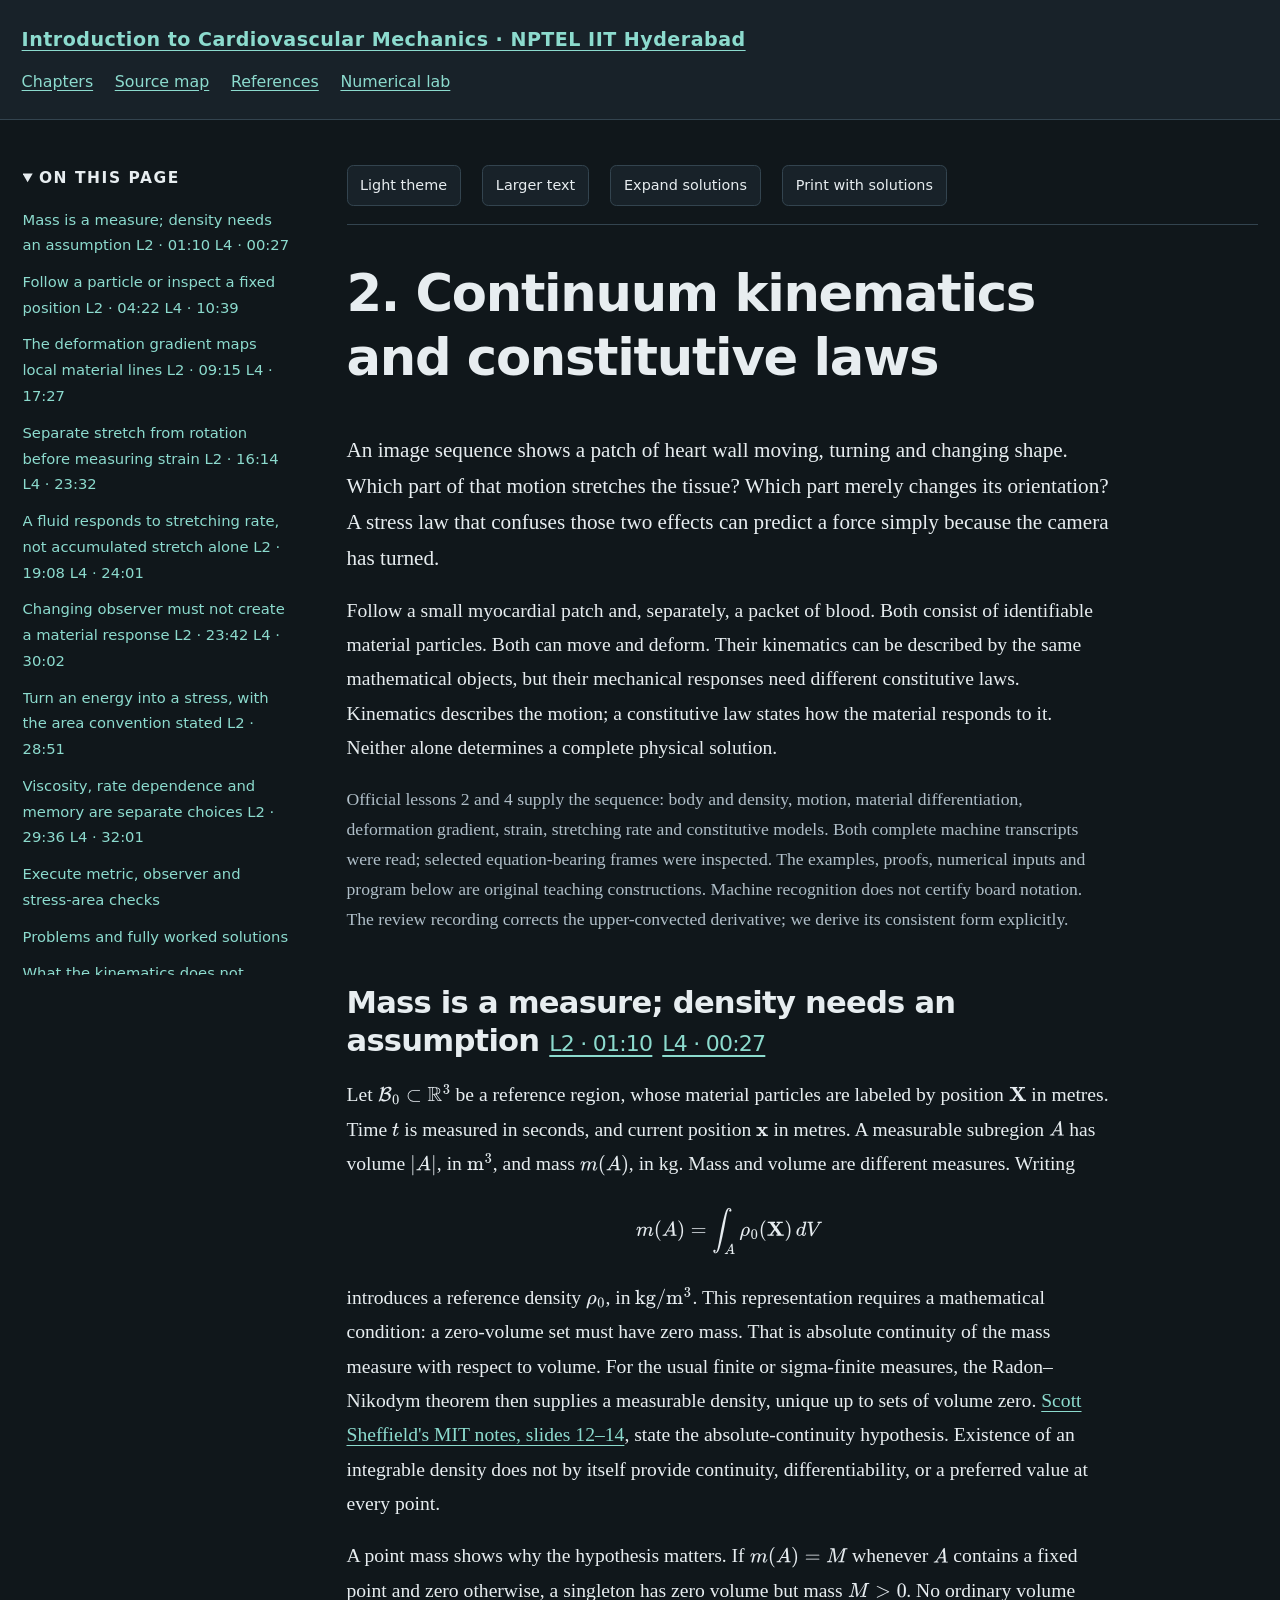
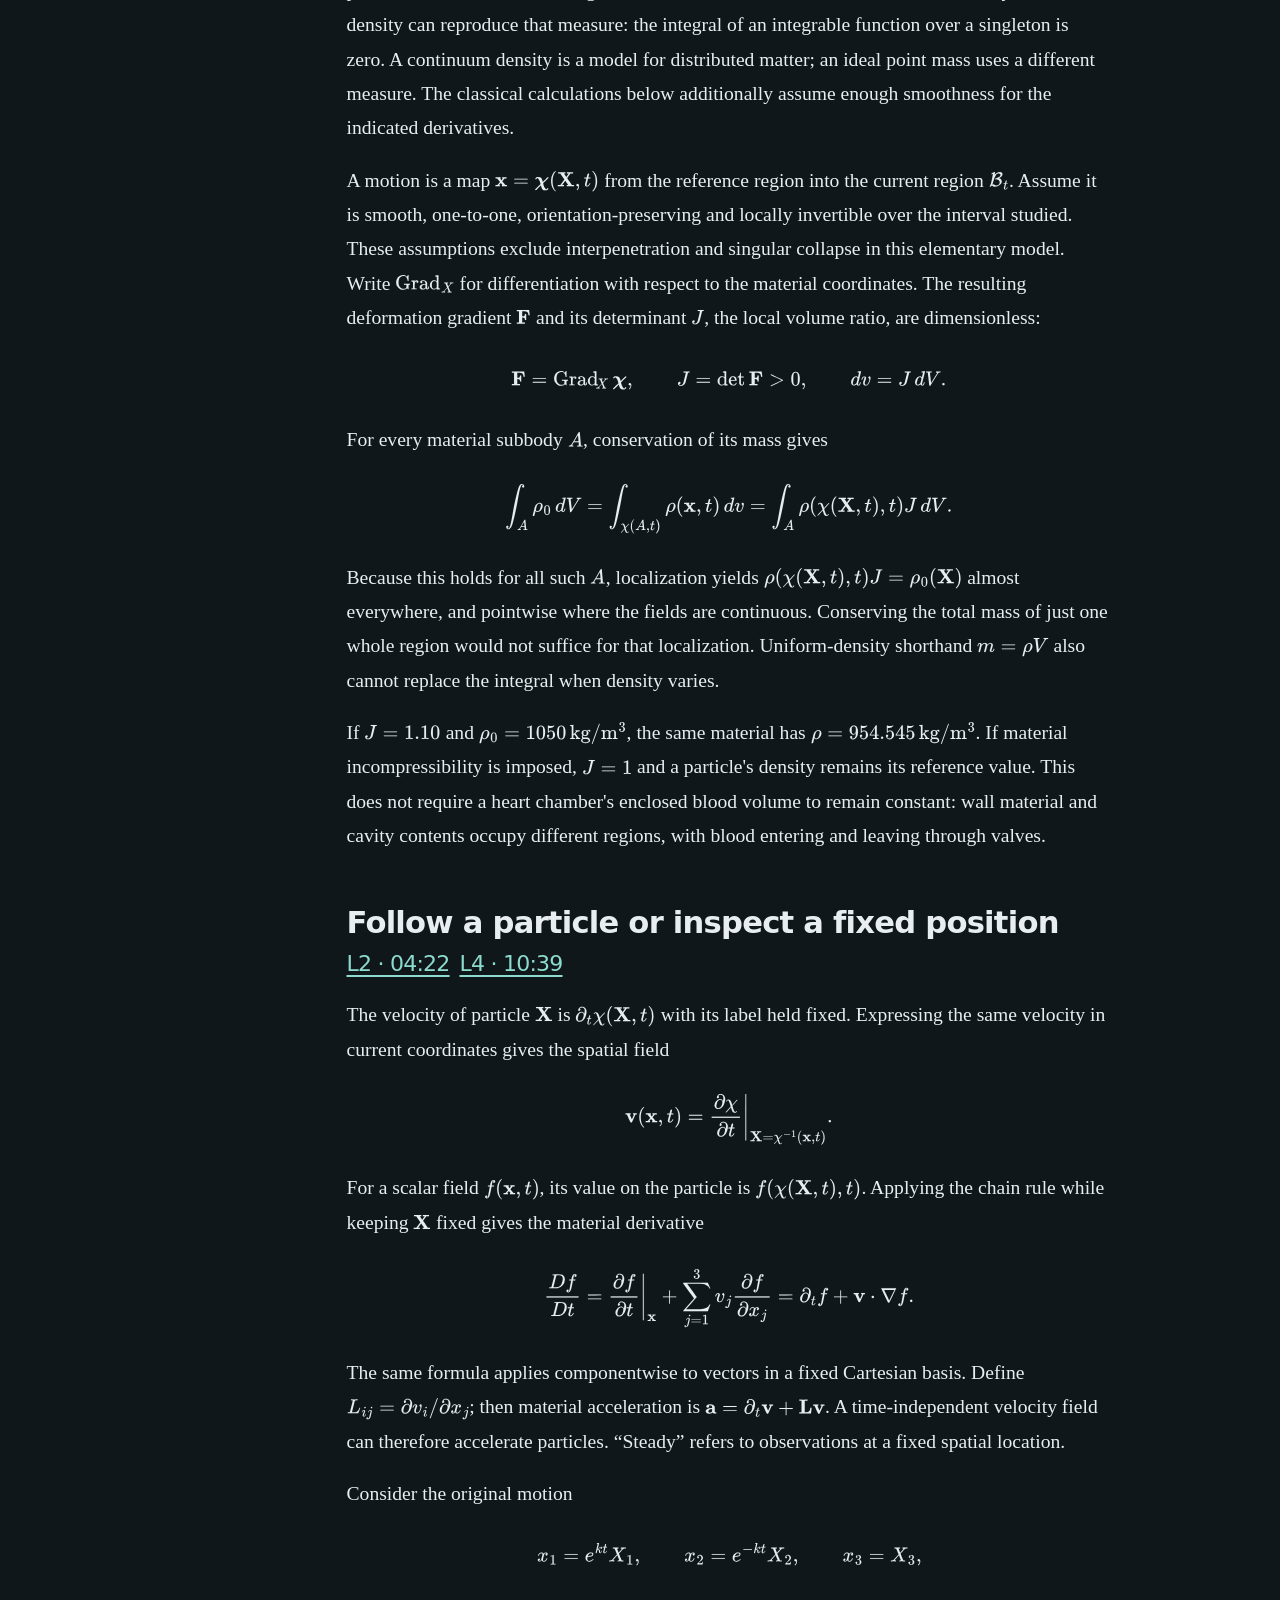
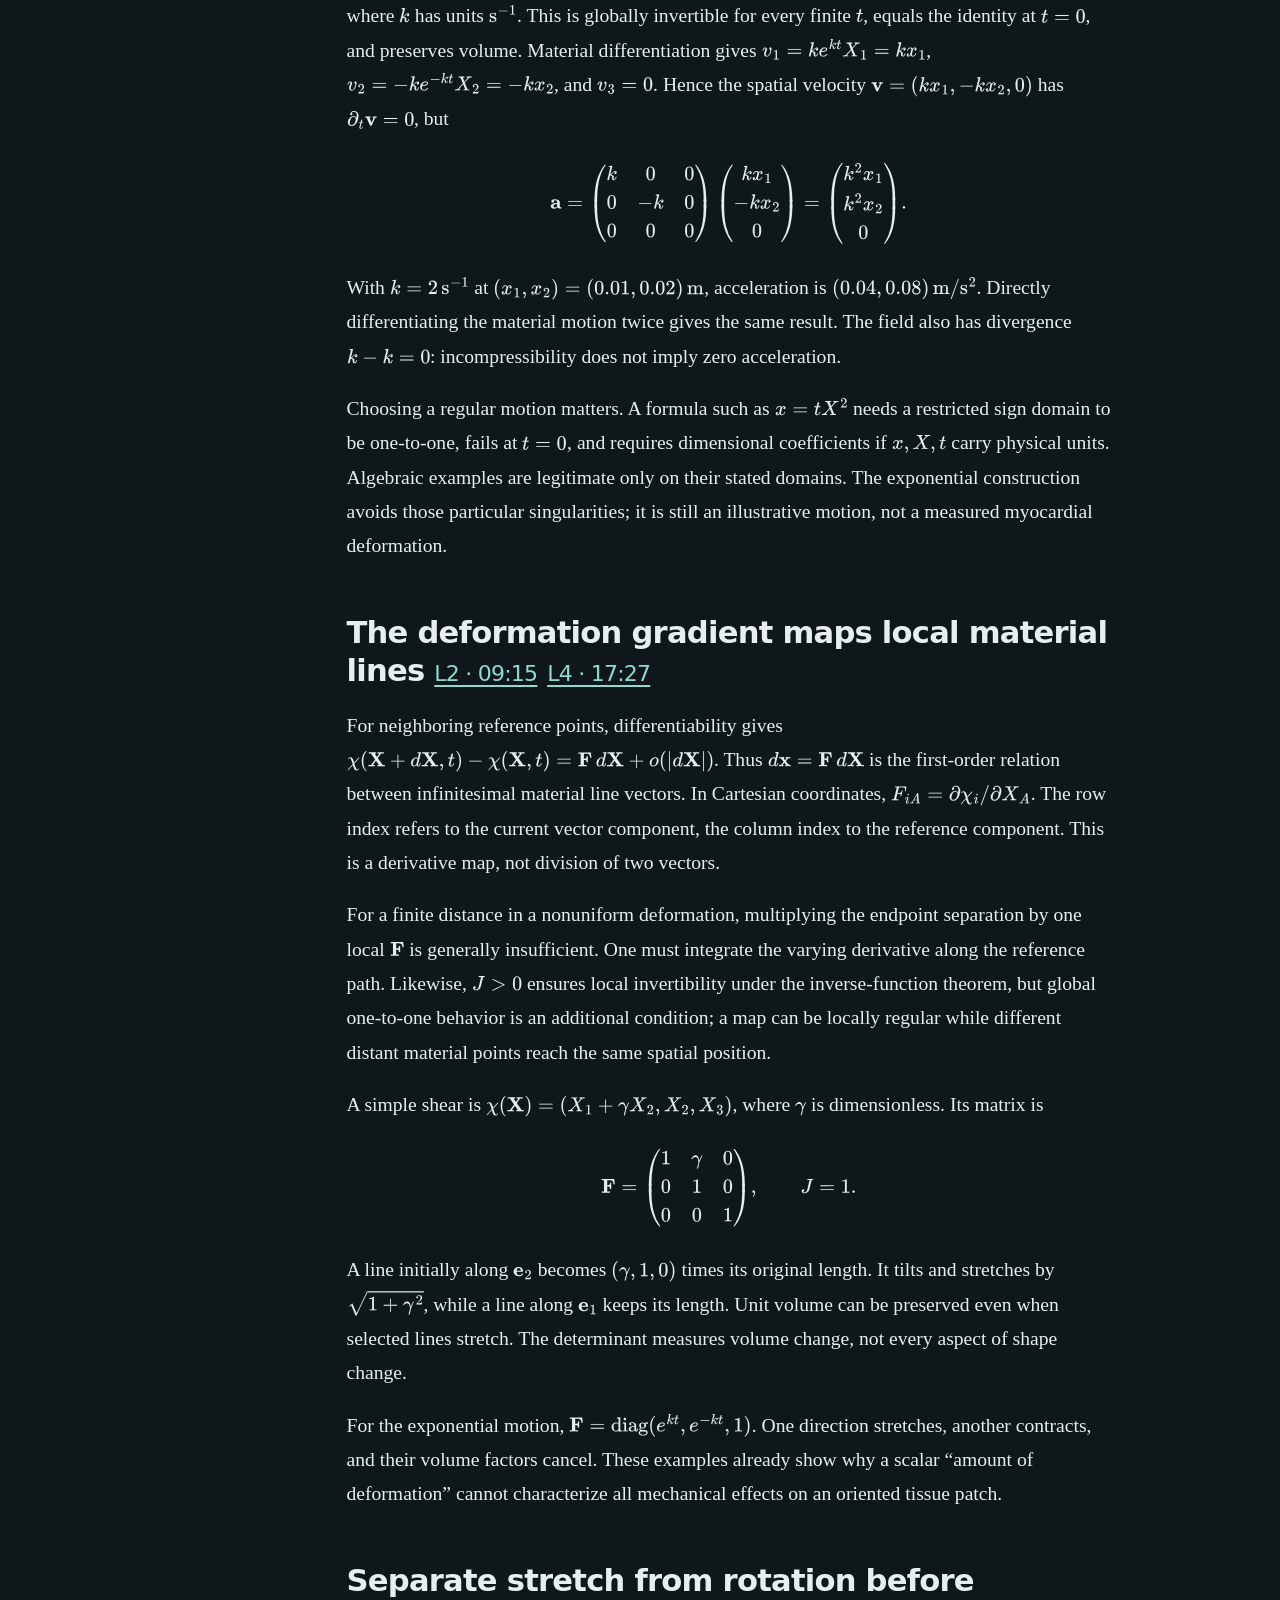
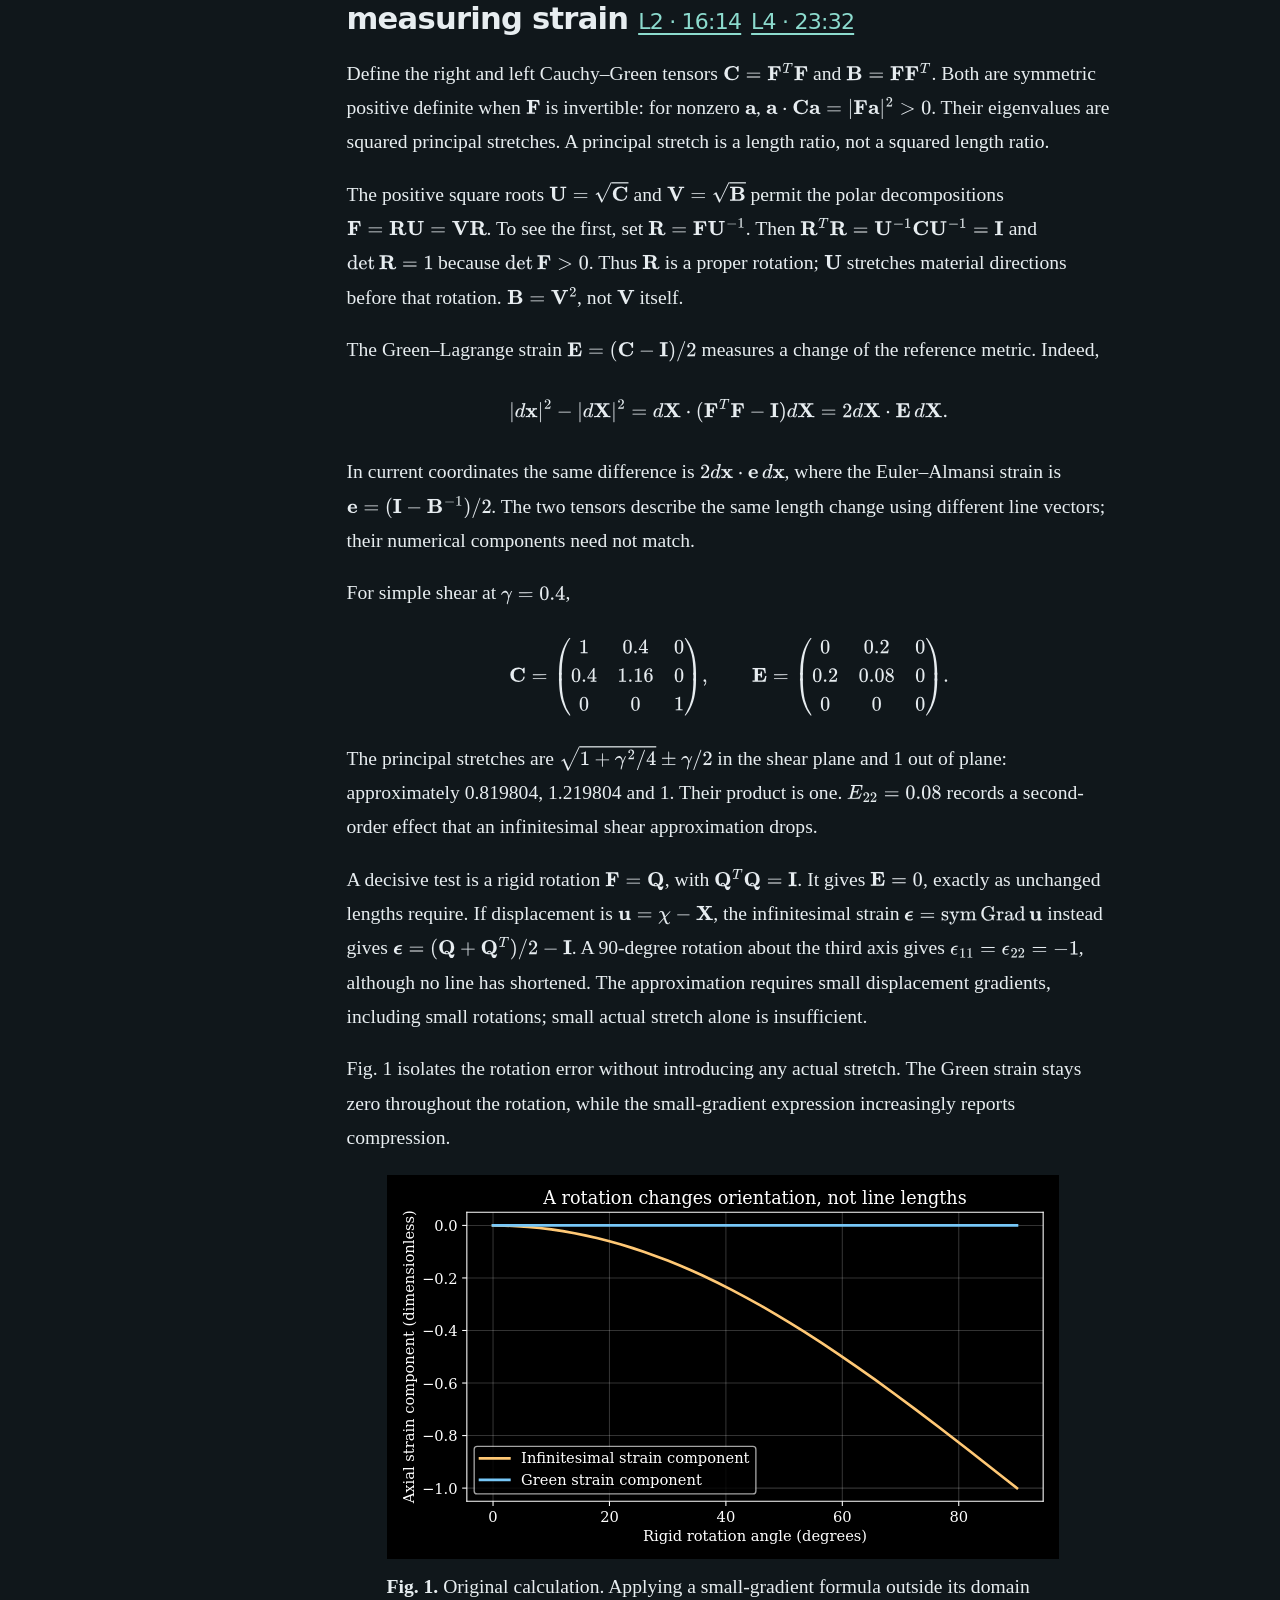
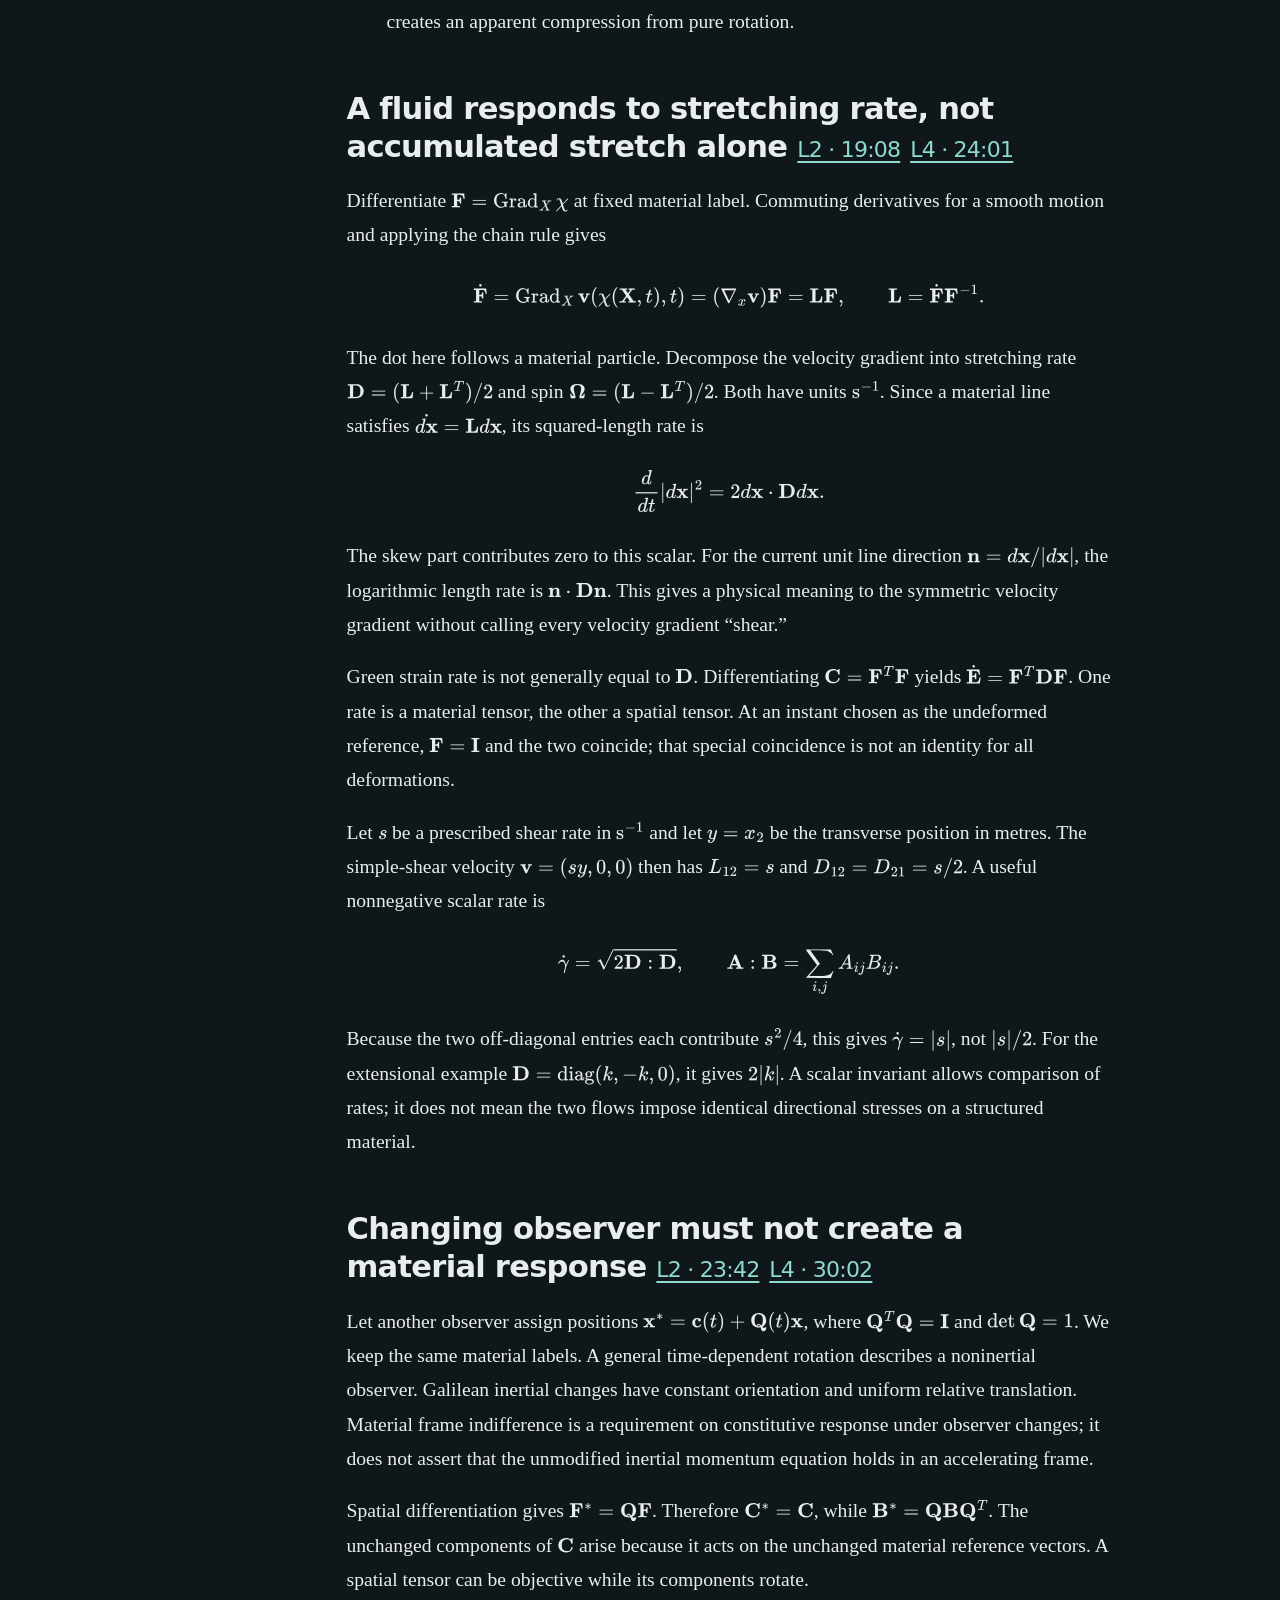
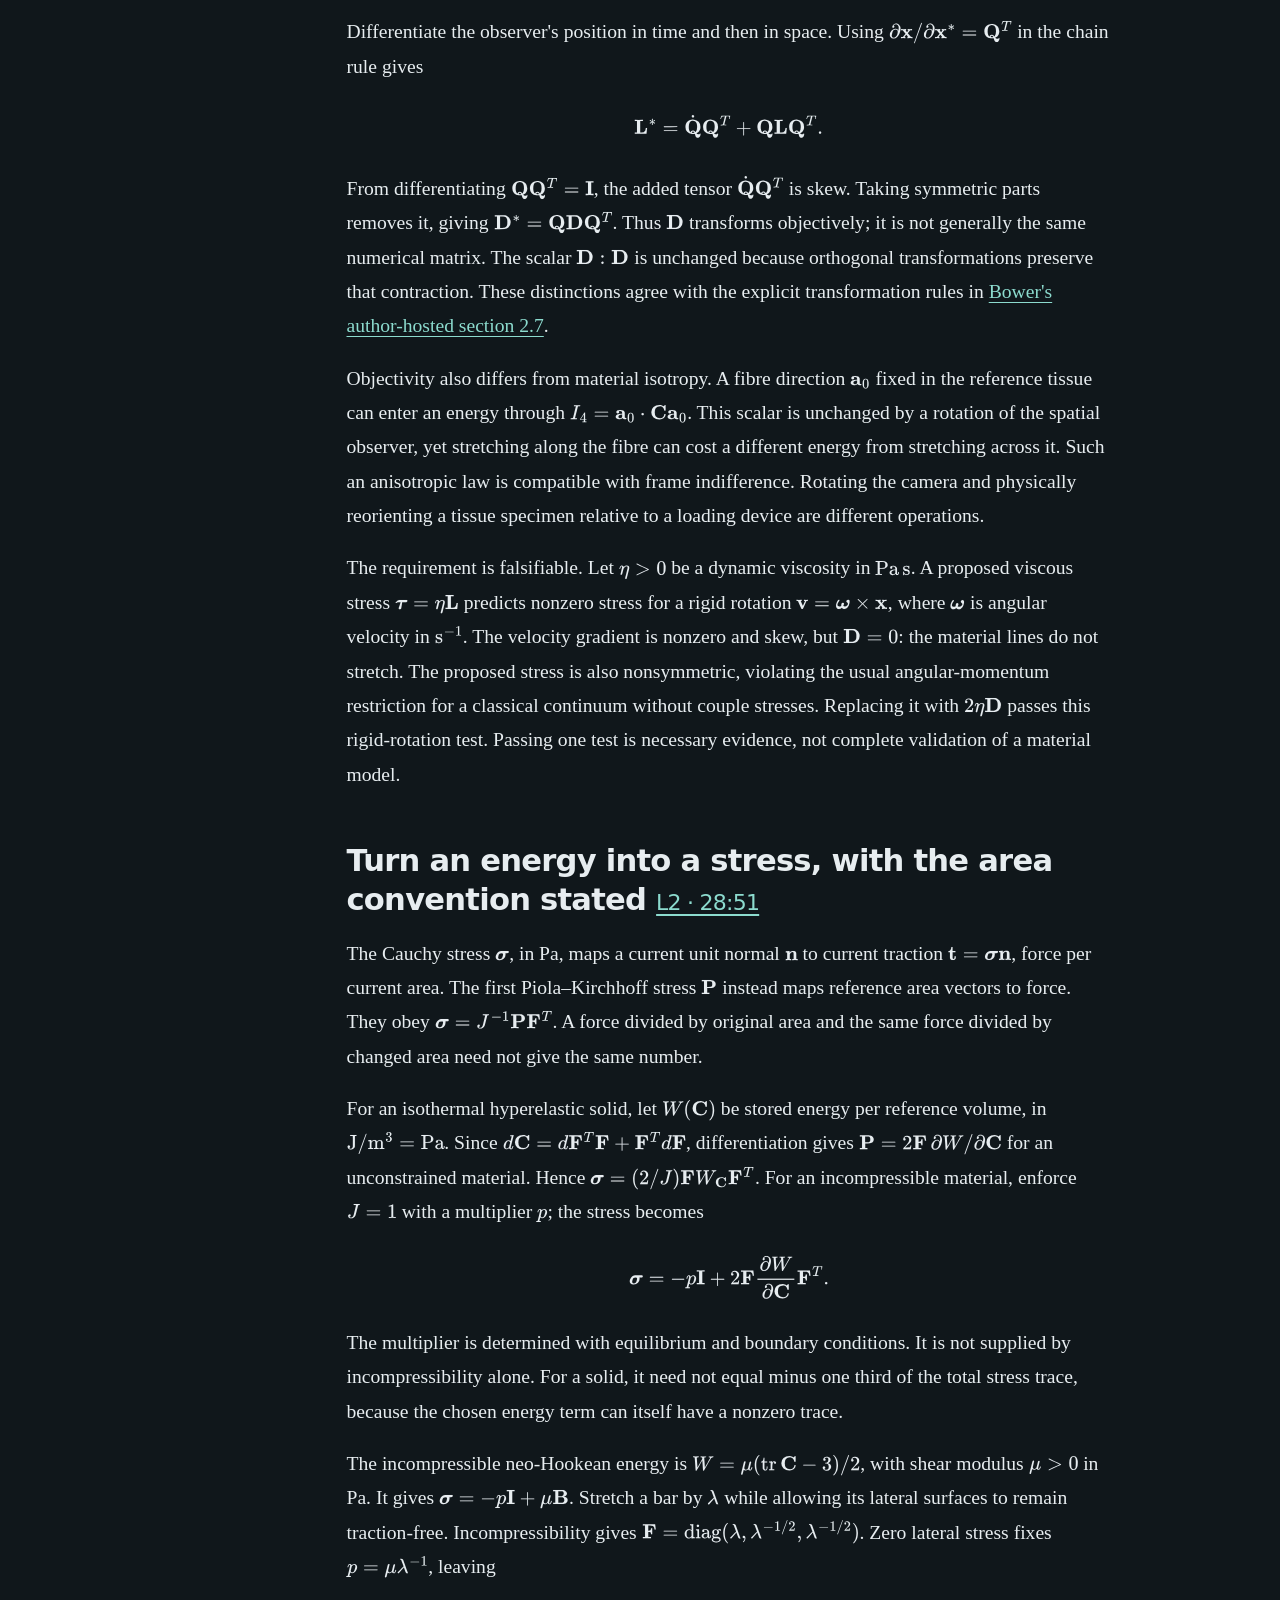
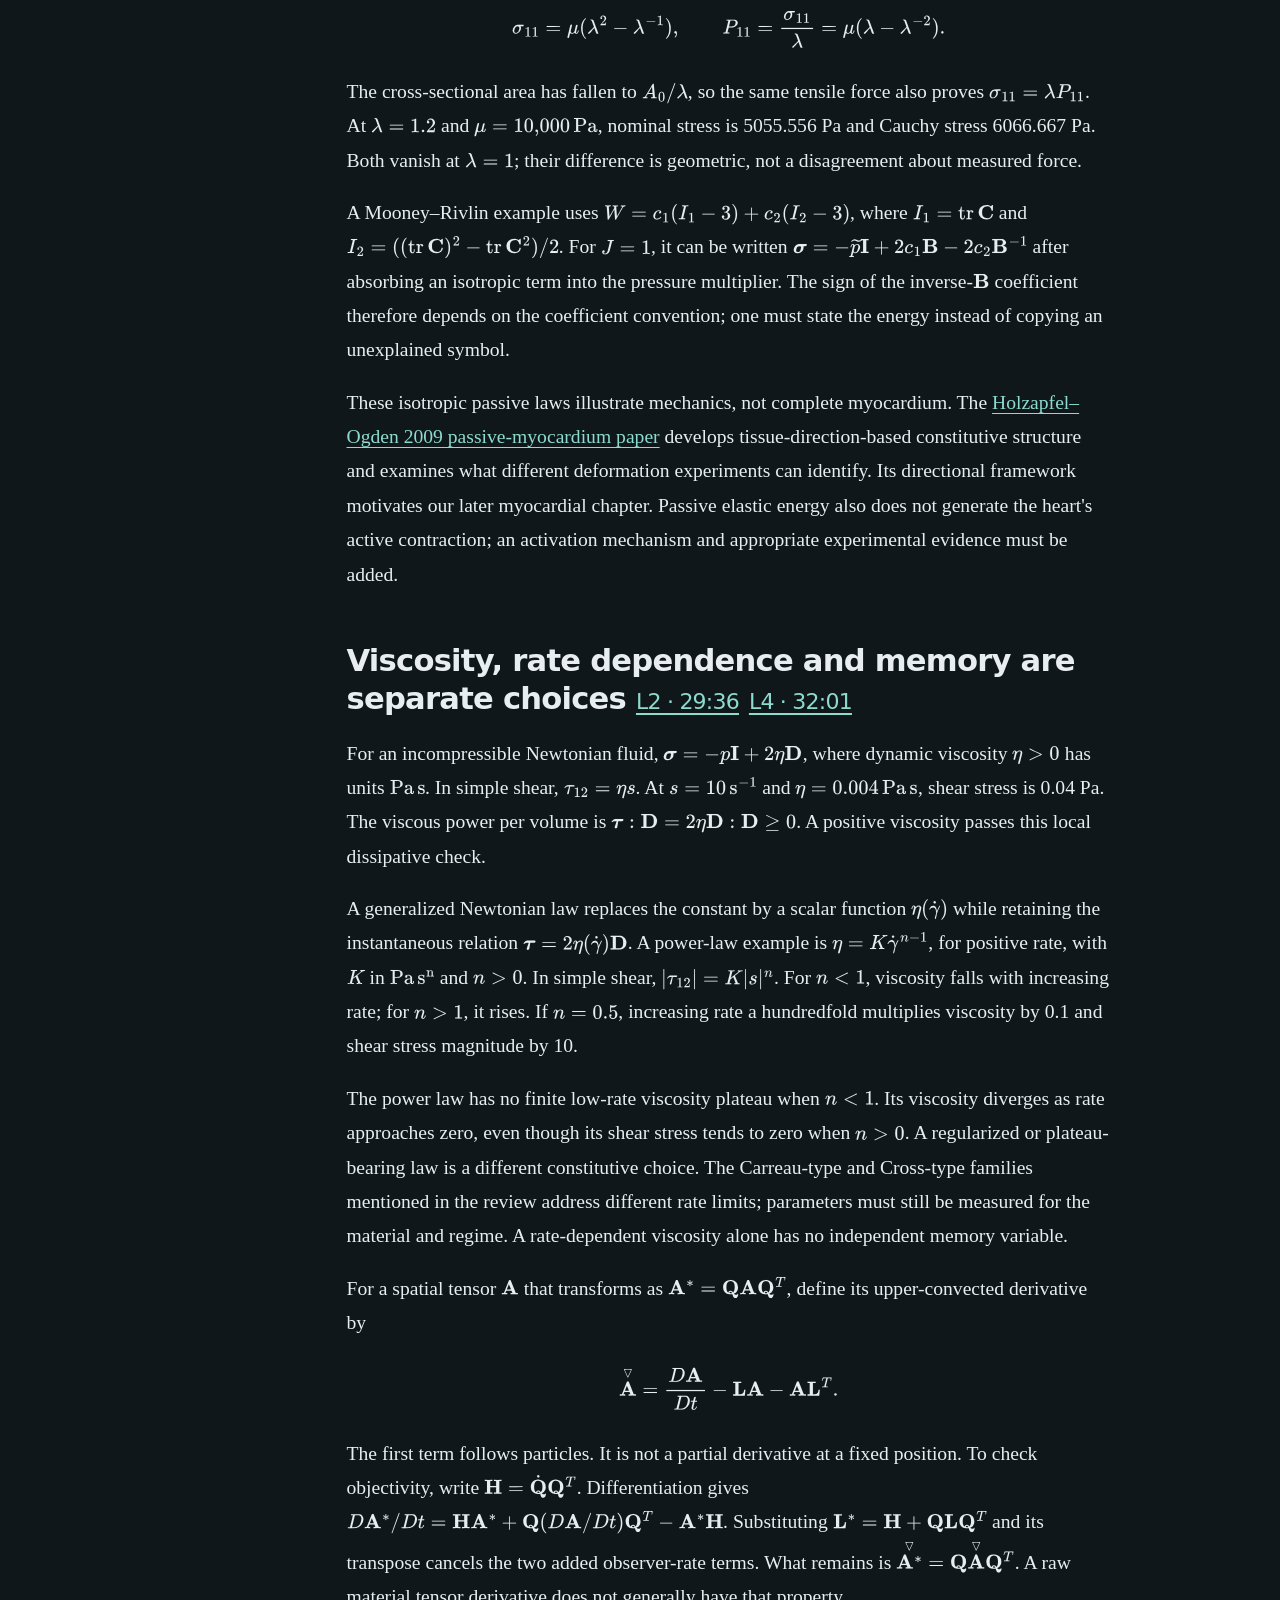
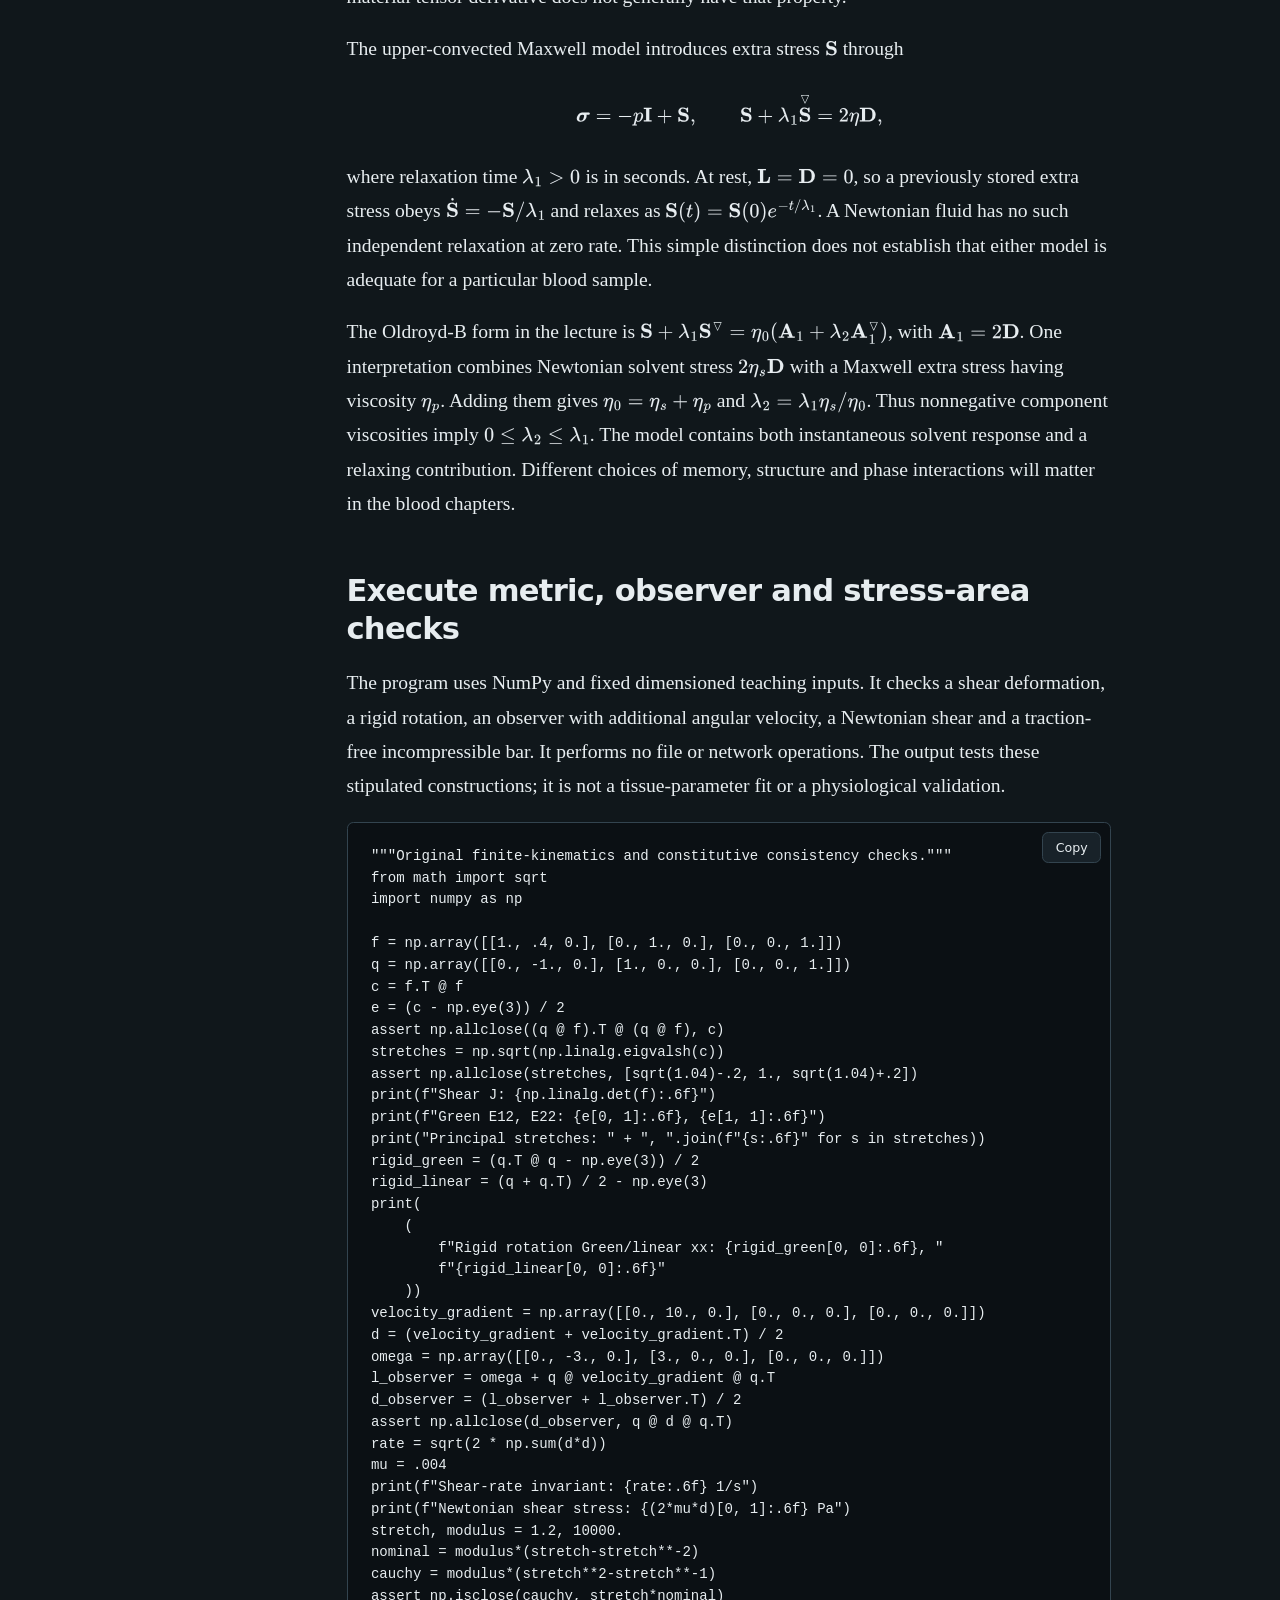
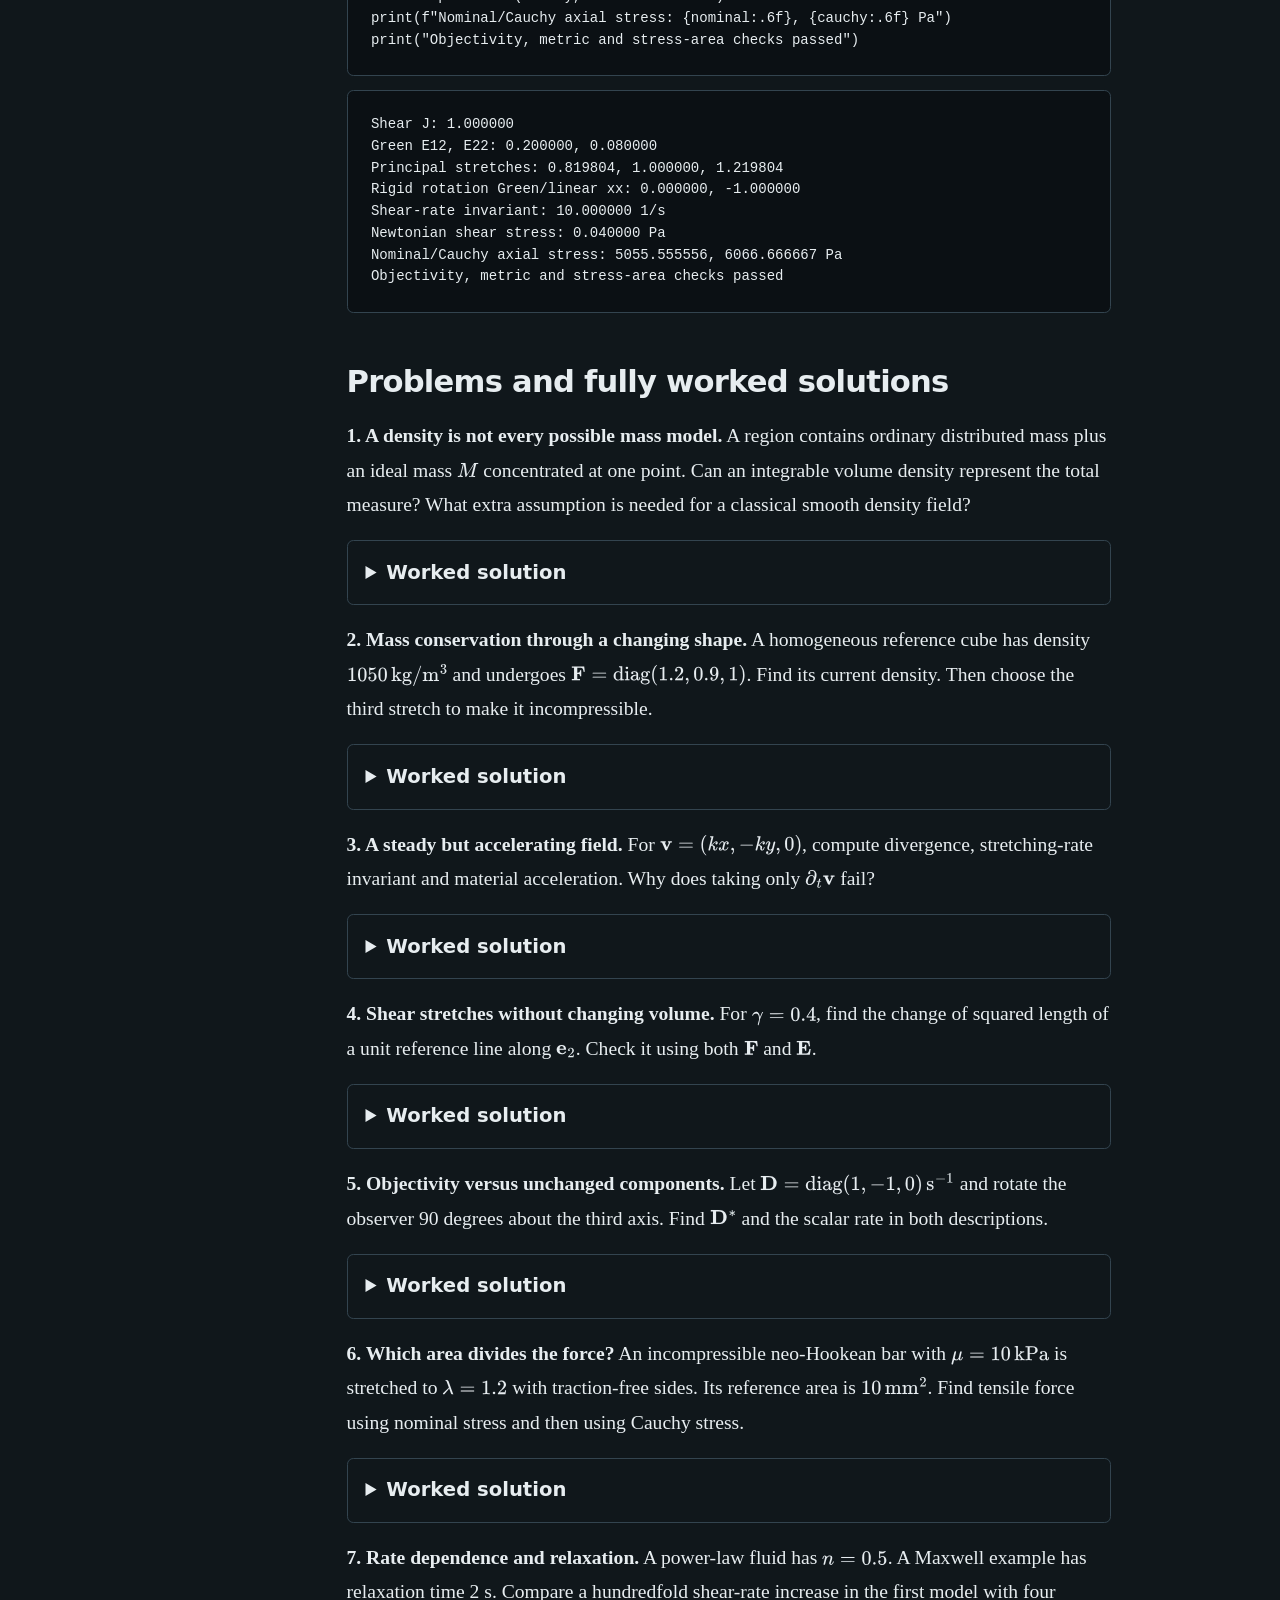
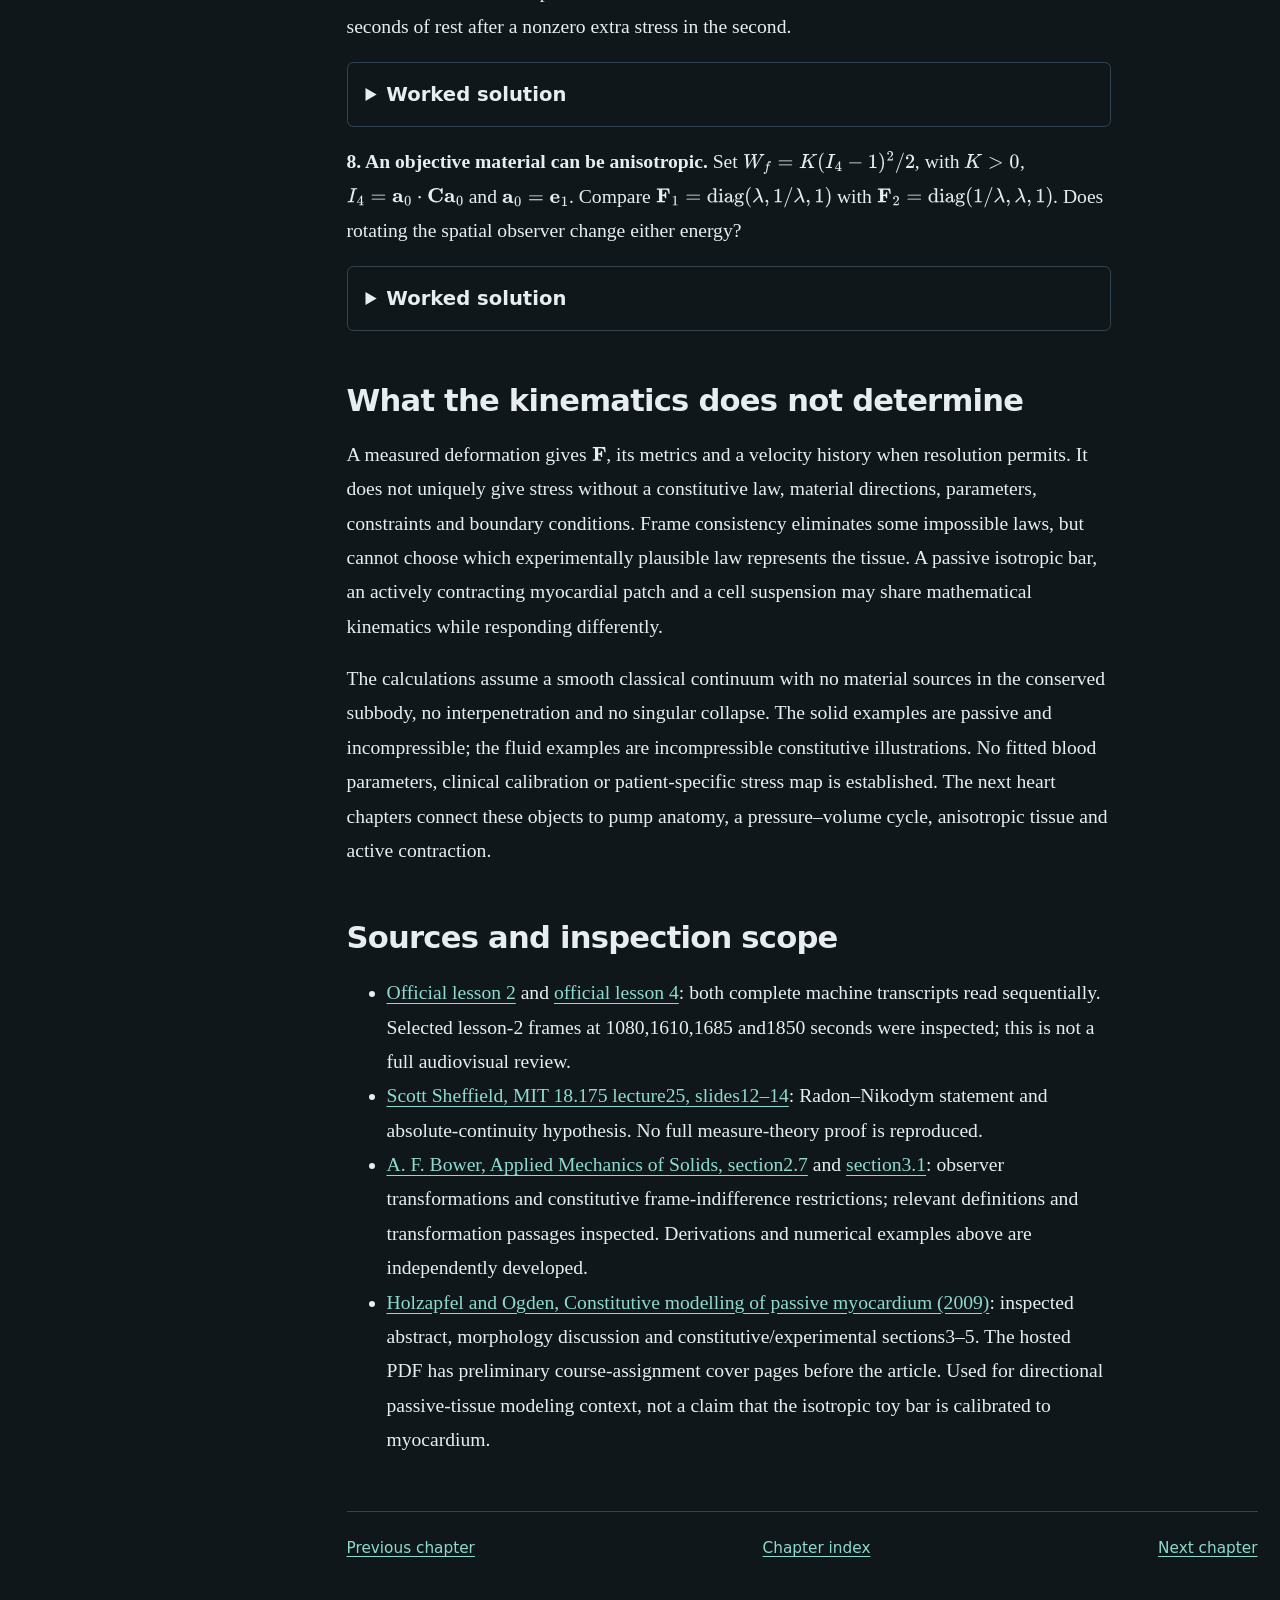
<file: chapter-02-continuum-kinematics-constitutive-laws.html>
<!doctype html>
<html lang="en"><head><meta charset="utf-8"><meta name="viewport" content="width=device-width,initial-scale=1">
<meta name="color-scheme" content="dark light"><meta name="book-content-sha256" content="eade13f2866dab362afd6827f3c5394c4003578d0f01758e750e08d9ecfbb6e6">
<title>Continuum kinematics and constitutive laws · Introduction to Cardiovascular Mechanics</title><link rel="stylesheet" href="assets/book.css">
<script>window.MathJax={tex:{inlineMath:[['$','$'],['\\(','\\)']],displayMath:[['$$','$$'],['\\[','\\]']],processEscapes:true},svg:{fontCache:'local'},options:{skipHtmlTags:['script','noscript','style','textarea','pre','code']}};</script>
<script defer src="assets/mathjax-tex-svg.js"></script><script defer src="assets/book.js"></script><script defer src="assets/vessel-lab.js"></script></head>
<body><a class="skip" href="#main">Skip to content</a><header class="site-header"><a class="brand" href="index.html">Introduction to Cardiovascular Mechanics · NPTEL IIT Hyderabad</a><nav class="course-nav" aria-label="Book"><a href="index.html">Chapters</a><a href="source-map.html">Source map</a><a href="references.html">References</a><a href="numerical-lab.html">Numerical lab</a></nav></header>
<div class="layout"><aside class="toc" id="chapter-toc" aria-label="On this page"><h2 id="toc-heading">On this page</h2></aside><main id="main"><div class="reading-tools" aria-label="Reading controls"><button id="theme-toggle" aria-pressed="false">Light theme</button><button id="text-toggle" aria-pressed="false">Larger text</button><button id="solutions-toggle" aria-pressed="false">Expand solutions</button><button id="print-page">Print with solutions</button></div>
<article id="chapter-content"><!-- BOOK-CONTENT-START --><h1 id="chapter-title">2. Continuum kinematics and constitutive laws</h1>
<p class="lead">An image sequence shows a patch of heart wall moving, turning and changing shape. Which part of that motion stretches the tissue? Which part merely changes its orientation? A stress law that confuses those two effects can predict a force simply because the camera has turned.</p>
<p>Follow a small myocardial patch and, separately, a packet of blood. Both consist of identifiable material particles. Both can move and deform. Their kinematics can be described by the same mathematical objects, but their mechanical responses need different constitutive laws. Kinematics describes the motion; a constitutive law states how the material responds to it. Neither alone determines a complete physical solution.</p>
<aside class="source-note">Official lessons 2 and 4 supply the sequence: body and density, motion, material differentiation, deformation gradient, strain, stretching rate and constitutive models. Both complete machine transcripts were read; selected equation-bearing frames were inspected. The examples, proofs, numerical inputs and program below are original teaching constructions. Machine recognition does not certify board notation. The review recording corrects the upper-convected derivative; we derive its consistent form explicitly.</aside>

<h2 id="body-density">Mass is a measure; density needs an assumption <a class="timestamp" href="https://www.youtube.com/watch?v=ANXLnQJRc9A&amp;t=70s">L2 · 01:10</a> <a class="timestamp" href="https://www.youtube.com/watch?v=HEPC08A4m3U&amp;t=27s">L4 · 00:27</a></h2>
<p>Let $\mathcal B_0\subset\mathbb R^3$ be a reference region, whose material particles are labeled by position $\mathbf X$ in metres. Time $t$ is measured in seconds, and current position $\mathbf x$ in metres. A measurable subregion $A$ has volume $|A|$, in $\mathrm{m^3}$, and mass $m(A)$, in kg. Mass and volume are different measures. Writing</p>
\[m(A)=\int_A\rho_0(\mathbf X)\,dV\]
<p>introduces a reference density $\rho_0$, in $\mathrm{kg/m^3}$. This representation requires a mathematical condition: a zero-volume set must have zero mass. That is absolute continuity of the mass measure with respect to volume. For the usual finite or sigma-finite measures, the Radon–Nikodym theorem then supplies a measurable density, unique up to sets of volume zero. <a href="https://math.mit.edu/~sheffield/175/Lecture25.pdf">Scott Sheffield's MIT notes, slides 12–14</a>, state the absolute-continuity hypothesis. Existence of an integrable density does not by itself provide continuity, differentiability, or a preferred value at every point.</p>
<p>A point mass shows why the hypothesis matters. If $m(A)=M$ whenever $A$ contains a fixed point and zero otherwise, a singleton has zero volume but mass $M\gt0$. No ordinary volume density can reproduce that measure: the integral of an integrable function over a singleton is zero. A continuum density is a model for distributed matter; an ideal point mass uses a different measure. The classical calculations below additionally assume enough smoothness for the indicated derivatives.</p>
<p>A motion is a map $\mathbf x=\boldsymbol\chi(\mathbf X,t)$ from the reference region into the current region $\mathcal B_t$. Assume it is smooth, one-to-one, orientation-preserving and locally invertible over the interval studied. These assumptions exclude interpenetration and singular collapse in this elementary model. Write $\operatorname{Grad}_X$ for differentiation with respect to the material coordinates. The resulting deformation gradient $\mathbf F$ and its determinant $J$, the local volume ratio, are dimensionless:</p>
\[\mathbf F=\operatorname{Grad}_{\!X}\boldsymbol\chi,\qquad J=\det\mathbf F\gt0,\qquad dv=J\,dV.\]
<p>For every material subbody $A$, conservation of its mass gives</p>
\[\int_A\rho_0\,dV=\int_{\chi(A,t)}\rho(\mathbf x,t)\,dv=\int_A\rho(\chi(\mathbf X,t),t)J\,dV.\]
<p>Because this holds for all such $A$, localization yields $\rho(\chi(\mathbf X,t),t)J=\rho_0(\mathbf X)$ almost everywhere, and pointwise where the fields are continuous. Conserving the total mass of just one whole region would not suffice for that localization. Uniform-density shorthand $m=\rho V$ also cannot replace the integral when density varies.</p>
<p>If $J=1.10$ and $\rho_0=1050\,\mathrm{kg/m^3}$, the same material has $\rho=954.545\,\mathrm{kg/m^3}$. If material incompressibility is imposed, $J=1$ and a particle's density remains its reference value. This does not require a heart chamber's enclosed blood volume to remain constant: wall material and cavity contents occupy different regions, with blood entering and leaving through valves.</p>

<h2 id="material-derivative">Follow a particle or inspect a fixed position <a class="timestamp" href="https://www.youtube.com/watch?v=ANXLnQJRc9A&amp;t=262s">L2 · 04:22</a> <a class="timestamp" href="https://www.youtube.com/watch?v=HEPC08A4m3U&amp;t=639s">L4 · 10:39</a></h2>
<p>The velocity of particle $\mathbf X$ is $\partial_t\chi(\mathbf X,t)$ with its label held fixed. Expressing the same velocity in current coordinates gives the spatial field</p>
\[\mathbf v(\mathbf x,t)=\left.\frac{\partial\chi}{\partial t}\right|_{\mathbf X=\chi^{-1}(\mathbf x,t)}.\]
<p>For a scalar field $f(\mathbf x,t)$, its value on the particle is $f(\chi(\mathbf X,t),t)$. Applying the chain rule while keeping $\mathbf X$ fixed gives the material derivative</p>
\[\frac{Df}{Dt}=\left.\frac{\partial f}{\partial t}\right|_{\mathbf x}+\sum_{j=1}^3v_j\frac{\partial f}{\partial x_j}=\partial_t f+\mathbf v\cdot\nabla f.\]
<p>The same formula applies componentwise to vectors in a fixed Cartesian basis. Define $L_{ij}=\partial v_i/\partial x_j$; then material acceleration is $\mathbf a=\partial_t\mathbf v+\mathbf L\mathbf v$. A time-independent velocity field can therefore accelerate particles. “Steady” refers to observations at a fixed spatial location.</p>
<p>Consider the original motion</p>
\[x_1=e^{kt}X_1,\qquad x_2=e^{-kt}X_2,\qquad x_3=X_3,\]
<p>where $k$ has units $\mathrm{s^{-1}}$. This is globally invertible for every finite $t$, equals the identity at $t=0$, and preserves volume. Material differentiation gives $v_1=k e^{kt}X_1=kx_1$, $v_2=-k e^{-kt}X_2=-kx_2$, and $v_3=0$. Hence the spatial velocity $\mathbf v=(kx_1,-kx_2,0)$ has $\partial_t\mathbf v=0$, but</p>
\[\mathbf a=\begin{pmatrix}k&0&0\\0&-k&0\\0&0&0\end{pmatrix}\begin{pmatrix}kx_1\\-kx_2\\0\end{pmatrix}=\begin{pmatrix}k^2x_1\\k^2x_2\\0\end{pmatrix}.\]
<p>With $k=2\,\mathrm{s^{-1}}$ at $(x_1,x_2)=(0.01,0.02)\,\mathrm m$, acceleration is $(0.04,0.08)\,\mathrm{m/s^2}$. Directly differentiating the material motion twice gives the same result. The field also has divergence $k-k=0$: incompressibility does not imply zero acceleration.</p>
<p>Choosing a regular motion matters. A formula such as $x=tX^2$ needs a restricted sign domain to be one-to-one, fails at $t=0$, and requires dimensional coefficients if $x,X,t$ carry physical units. Algebraic examples are legitimate only on their stated domains. The exponential construction avoids those particular singularities; it is still an illustrative motion, not a measured myocardial deformation.</p>

<h2 id="deformation-gradient">The deformation gradient maps local material lines <a class="timestamp" href="https://www.youtube.com/watch?v=ANXLnQJRc9A&amp;t=555s">L2 · 09:15</a> <a class="timestamp" href="https://www.youtube.com/watch?v=HEPC08A4m3U&amp;t=1047s">L4 · 17:27</a></h2>
<p>For neighboring reference points, differentiability gives $\chi(\mathbf X+d\mathbf X,t)-\chi(\mathbf X,t)=\mathbf F\,d\mathbf X+o(|d\mathbf X|)$. Thus $d\mathbf x=\mathbf F\,d\mathbf X$ is the first-order relation between infinitesimal material line vectors. In Cartesian coordinates, $F_{iA}=\partial\chi_i/\partial X_A$. The row index refers to the current vector component, the column index to the reference component. This is a derivative map, not division of two vectors.</p>
<p>For a finite distance in a nonuniform deformation, multiplying the endpoint separation by one local $\mathbf F$ is generally insufficient. One must integrate the varying derivative along the reference path. Likewise, $J\gt0$ ensures local invertibility under the inverse-function theorem, but global one-to-one behavior is an additional condition; a map can be locally regular while different distant material points reach the same spatial position.</p>
<p>A simple shear is $\chi(\mathbf X)=(X_1+\gamma X_2,X_2,X_3)$, where $\gamma$ is dimensionless. Its matrix is</p>
\[\mathbf F=\begin{pmatrix}1&\gamma&0\\0&1&0\\0&0&1\end{pmatrix},\qquad J=1.\]
<p>A line initially along $\mathbf e_2$ becomes $(\gamma,1,0)$ times its original length. It tilts and stretches by $\sqrt{1+\gamma^2}$, while a line along $\mathbf e_1$ keeps its length. Unit volume can be preserved even when selected lines stretch. The determinant measures volume change, not every aspect of shape change.</p>
<p>For the exponential motion, $\mathbf F=\operatorname{diag}(e^{kt},e^{-kt},1)$. One direction stretches, another contracts, and their volume factors cancel. These examples already show why a scalar “amount of deformation” cannot characterize all mechanical effects on an oriented tissue patch.</p>

<h2 id="finite-strain">Separate stretch from rotation before measuring strain <a class="timestamp" href="https://www.youtube.com/watch?v=ANXLnQJRc9A&amp;t=974s">L2 · 16:14</a> <a class="timestamp" href="https://www.youtube.com/watch?v=HEPC08A4m3U&amp;t=1412s">L4 · 23:32</a></h2>
<p>Define the right and left Cauchy–Green tensors $\mathbf C=\mathbf F^T\mathbf F$ and $\mathbf B=\mathbf F\mathbf F^T$. Both are symmetric positive definite when $\mathbf F$ is invertible: for nonzero $\mathbf a$, $\mathbf a\cdot\mathbf C\mathbf a=|\mathbf F\mathbf a|^2\gt0$. Their eigenvalues are squared principal stretches. A principal stretch is a length ratio, not a squared length ratio.</p>
<p>The positive square roots $\mathbf U=\sqrt{\mathbf C}$ and $\mathbf V=\sqrt{\mathbf B}$ permit the polar decompositions $\mathbf F=\mathbf R\mathbf U=\mathbf V\mathbf R$. To see the first, set $\mathbf R=\mathbf F\mathbf U^{-1}$. Then $\mathbf R^T\mathbf R=\mathbf U^{-1}\mathbf C\mathbf U^{-1}=\mathbf I$ and $\det\mathbf R=1$ because $\det\mathbf F\gt0$. Thus $\mathbf R$ is a proper rotation; $\mathbf U$ stretches material directions before that rotation. $\mathbf B=\mathbf V^2$, not $\mathbf V$ itself.</p>
<p>The Green–Lagrange strain $\mathbf E=(\mathbf C-\mathbf I)/2$ measures a change of the reference metric. Indeed,</p>
\[|d\mathbf x|^2-|d\mathbf X|^2=d\mathbf X\cdot(\mathbf F^T\mathbf F-\mathbf I)d\mathbf X=2d\mathbf X\cdot\mathbf E\,d\mathbf X.\]
<p>In current coordinates the same difference is $2d\mathbf x\cdot\mathbf e\,d\mathbf x$, where the Euler–Almansi strain is $\mathbf e=(\mathbf I-\mathbf B^{-1})/2$. The two tensors describe the same length change using different line vectors; their numerical components need not match.</p>
<p>For simple shear at $\gamma=0.4$,</p>
\[\mathbf C=\begin{pmatrix}1&0.4&0\\0.4&1.16&0\\0&0&1\end{pmatrix},\qquad\mathbf E=\begin{pmatrix}0&0.2&0\\0.2&0.08&0\\0&0&0\end{pmatrix}.\]
<p>The principal stretches are $\sqrt{1+\gamma^2/4}\pm\gamma/2$ in the shear plane and 1 out of plane: approximately 0.819804, 1.219804 and 1. Their product is one. $E_{22}=0.08$ records a second-order effect that an infinitesimal shear approximation drops.</p>
<p>A decisive test is a rigid rotation $\mathbf F=\mathbf Q$, with $\mathbf Q^T\mathbf Q=\mathbf I$. It gives $\mathbf E=0$, exactly as unchanged lengths require. If displacement is $\mathbf u=\chi-\mathbf X$, the infinitesimal strain $\boldsymbol\epsilon=\operatorname{sym}\operatorname{Grad}\mathbf u$ instead gives $\boldsymbol\epsilon=(\mathbf Q+\mathbf Q^T)/2-\mathbf I$. A 90-degree rotation about the third axis gives $\epsilon_{11}=\epsilon_{22}=-1$, although no line has shortened. The approximation requires small displacement gradients, including small rotations; small actual stretch alone is insufficient.</p>
<p>Fig. 1 isolates the rotation error without introducing any actual stretch. The Green strain stays zero throughout the rotation, while the small-gradient expression increasingly reports compression.</p>
<figure id="rotation-strain-figure"><img src="assets/rotation-strain.svg" alt="Computed strain components under rigid rotation: Green strain stays zero, while the infinitesimal expression reaches minus one at ninety degrees."><figcaption>Original calculation. Applying a small-gradient formula outside its domain creates an apparent compression from pure rotation.</figcaption></figure>

<h2 id="stretching-rate">A fluid responds to stretching rate, not accumulated stretch alone <a class="timestamp" href="https://www.youtube.com/watch?v=ANXLnQJRc9A&amp;t=1148s">L2 · 19:08</a> <a class="timestamp" href="https://www.youtube.com/watch?v=HEPC08A4m3U&amp;t=1441s">L4 · 24:01</a></h2>
<p>Differentiate $\mathbf F=\operatorname{Grad}_{X}\chi$ at fixed material label. Commuting derivatives for a smooth motion and applying the chain rule gives</p>
\[\dot{\mathbf F}=\operatorname{Grad}_{X}\mathbf v(\chi(\mathbf X,t),t)=(\nabla_x\mathbf v)\mathbf F=\mathbf L\mathbf F,\qquad\mathbf L=\dot{\mathbf F}\mathbf F^{-1}.\]
<p>The dot here follows a material particle. Decompose the velocity gradient into stretching rate $\mathbf D=(\mathbf L+\mathbf L^T)/2$ and spin $\boldsymbol\Omega=(\mathbf L-\mathbf L^T)/2$. Both have units $\mathrm{s^{-1}}$. Since a material line satisfies $\dot{d\mathbf x}=\mathbf Ld\mathbf x$, its squared-length rate is</p>
\[\frac{d}{dt}|d\mathbf x|^2=2d\mathbf x\cdot\mathbf Dd\mathbf x.\]
<p>The skew part contributes zero to this scalar. For the current unit line direction $\mathbf n=d\mathbf x/|d\mathbf x|$, the logarithmic length rate is $\mathbf n\cdot\mathbf D\mathbf n$. This gives a physical meaning to the symmetric velocity gradient without calling every velocity gradient “shear.”</p>
<p>Green strain rate is not generally equal to $\mathbf D$. Differentiating $\mathbf C=\mathbf F^T\mathbf F$ yields $\dot{\mathbf E}=\mathbf F^T\mathbf D\mathbf F$. One rate is a material tensor, the other a spatial tensor. At an instant chosen as the undeformed reference, $\mathbf F=\mathbf I$ and the two coincide; that special coincidence is not an identity for all deformations.</p>
<p>Let $s$ be a prescribed shear rate in $\mathrm{s^{-1}}$ and let $y=x_2$ be the transverse position in metres. The simple-shear velocity $\mathbf v=(sy,0,0)$ then has $L_{12}=s$ and $D_{12}=D_{21}=s/2$. A useful nonnegative scalar rate is</p>
\[\dot\gamma=\sqrt{2\mathbf D:\mathbf D},\qquad\mathbf A:\mathbf B=\sum_{i,j}A_{ij}B_{ij}.\]
<p>Because the two off-diagonal entries each contribute $s^2/4$, this gives $\dot\gamma=|s|$, not $|s|/2$. For the extensional example $\mathbf D=\operatorname{diag}(k,-k,0)$, it gives $2|k|$. A scalar invariant allows comparison of rates; it does not mean the two flows impose identical directional stresses on a structured material.</p>

<h2 id="objectivity">Changing observer must not create a material response <a class="timestamp" href="https://www.youtube.com/watch?v=ANXLnQJRc9A&amp;t=1422s">L2 · 23:42</a> <a class="timestamp" href="https://www.youtube.com/watch?v=HEPC08A4m3U&amp;t=1802s">L4 · 30:02</a></h2>
<p>Let another observer assign positions $\mathbf x^*=\mathbf c(t)+\mathbf Q(t)\mathbf x$, where $\mathbf Q^T\mathbf Q=\mathbf I$ and $\det\mathbf Q=1$. We keep the same material labels. A general time-dependent rotation describes a noninertial observer. Galilean inertial changes have constant orientation and uniform relative translation. Material frame indifference is a requirement on constitutive response under observer changes; it does not assert that the unmodified inertial momentum equation holds in an accelerating frame.</p>
<p>Spatial differentiation gives $\mathbf F^*=\mathbf Q\mathbf F$. Therefore $\mathbf C^*=\mathbf C$, while $\mathbf B^*=\mathbf Q\mathbf B\mathbf Q^T$. The unchanged components of $\mathbf C$ arise because it acts on the unchanged material reference vectors. A spatial tensor can be objective while its components rotate.</p>
<p>Differentiate the observer's position in time and then in space. Using $\partial\mathbf x/\partial\mathbf x^*=\mathbf Q^T$ in the chain rule gives</p>
\[\mathbf L^*=\dot{\mathbf Q}\mathbf Q^T+\mathbf Q\mathbf L\mathbf Q^T.\]
<p>From differentiating $\mathbf Q\mathbf Q^T=\mathbf I$, the added tensor $\dot{\mathbf Q}\mathbf Q^T$ is skew. Taking symmetric parts removes it, giving $\mathbf D^*=\mathbf Q\mathbf D\mathbf Q^T$. Thus $\mathbf D$ transforms objectively; it is not generally the same numerical matrix. The scalar $\mathbf D:\mathbf D$ is unchanged because orthogonal transformations preserve that contraction. These distinctions agree with the explicit transformation rules in <a href="https://solidmechanics.org/Text/Chapter2_7/Chapter2_7.php">Bower's author-hosted section 2.7</a>.</p>
<p>Objectivity also differs from material isotropy. A fibre direction $\mathbf a_0$ fixed in the reference tissue can enter an energy through $I_4=\mathbf a_0\cdot\mathbf C\mathbf a_0$. This scalar is unchanged by a rotation of the spatial observer, yet stretching along the fibre can cost a different energy from stretching across it. Such an anisotropic law is compatible with frame indifference. Rotating the camera and physically reorienting a tissue specimen relative to a loading device are different operations.</p>
<p>The requirement is falsifiable. Let $\eta\gt0$ be a dynamic viscosity in $\mathrm{Pa\,s}$. A proposed viscous stress $\boldsymbol\tau=\eta\mathbf L$ predicts nonzero stress for a rigid rotation $\mathbf v=\boldsymbol\omega\times\mathbf x$, where $\boldsymbol\omega$ is angular velocity in $\mathrm{s^{-1}}$. The velocity gradient is nonzero and skew, but $\mathbf D=0$: the material lines do not stretch. The proposed stress is also nonsymmetric, violating the usual angular-momentum restriction for a classical continuum without couple stresses. Replacing it with $2\eta\mathbf D$ passes this rigid-rotation test. Passing one test is necessary evidence, not complete validation of a material model.</p>

<h2 id="solid-law">Turn an energy into a stress, with the area convention stated <a class="timestamp" href="https://www.youtube.com/watch?v=ANXLnQJRc9A&amp;t=1731s">L2 · 28:51</a></h2>
<p>The Cauchy stress $\boldsymbol\sigma$, in Pa, maps a current unit normal $\mathbf n$ to current traction $\mathbf t=\boldsymbol\sigma\mathbf n$, force per current area. The first Piola–Kirchhoff stress $\mathbf P$ instead maps reference area vectors to force. They obey $\boldsymbol\sigma=J^{-1}\mathbf P\mathbf F^T$. A force divided by original area and the same force divided by changed area need not give the same number.</p>
<p>For an isothermal hyperelastic solid, let $W(\mathbf C)$ be stored energy per reference volume, in $\mathrm{J/m^3}=\mathrm{Pa}$. Since $d\mathbf C=d\mathbf F^T\mathbf F+\mathbf F^Td\mathbf F$, differentiation gives $\mathbf P=2\mathbf F\,\partial W/\partial\mathbf C$ for an unconstrained material. Hence $\boldsymbol\sigma=(2/J)\mathbf F W_{\mathbf C}\mathbf F^T$. For an incompressible material, enforce $J=1$ with a multiplier $p$; the stress becomes</p>
\[\boldsymbol\sigma=-p\mathbf I+2\mathbf F\frac{\partial W}{\partial\mathbf C}\mathbf F^T.\]
<p>The multiplier is determined with equilibrium and boundary conditions. It is not supplied by incompressibility alone. For a solid, it need not equal minus one third of the total stress trace, because the chosen energy term can itself have a nonzero trace.</p>
<p>The incompressible neo-Hookean energy is $W=\mu(\operatorname{tr}\mathbf C-3)/2$, with shear modulus $\mu\gt0$ in Pa. It gives $\boldsymbol\sigma=-p\mathbf I+\mu\mathbf B$. Stretch a bar by $\lambda$ while allowing its lateral surfaces to remain traction-free. Incompressibility gives $\mathbf F=\operatorname{diag}(\lambda,\lambda^{-1/2},\lambda^{-1/2})$. Zero lateral stress fixes $p=\mu\lambda^{-1}$, leaving</p>
\[\sigma_{11}=\mu(\lambda^2-\lambda^{-1}),\qquad P_{11}=\frac{\sigma_{11}}{\lambda}=\mu(\lambda-\lambda^{-2}).\]
<p>The cross-sectional area has fallen to $A_0/\lambda$, so the same tensile force also proves $\sigma_{11}=\lambda P_{11}$. At $\lambda=1.2$ and $\mu=10{,}000\,\mathrm{Pa}$, nominal stress is 5055.556 Pa and Cauchy stress 6066.667 Pa. Both vanish at $\lambda=1$; their difference is geometric, not a disagreement about measured force.</p>
<p>A Mooney–Rivlin example uses $W=c_1(I_1-3)+c_2(I_2-3)$, where $I_1=\operatorname{tr}\mathbf C$ and $I_2=((\operatorname{tr}\mathbf C)^2-\operatorname{tr}\mathbf C^2)/2$. For $J=1$, it can be written $\boldsymbol\sigma=-\widetilde p\mathbf I+2c_1\mathbf B-2c_2\mathbf B^{-1}$ after absorbing an isotropic term into the pressure multiplier. The sign of the inverse-$\mathbf B$ coefficient therefore depends on the coefficient convention; one must state the energy instead of copying an unexplained symbol.</p>
<p>These isotropic passive laws illustrate mechanics, not complete myocardium. The <a href="https://biomechanics.stanford.edu/me338_09/me338_h04.pdf">Holzapfel–Ogden 2009 passive-myocardium paper</a> develops tissue-direction-based constitutive structure and examines what different deformation experiments can identify. Its directional framework motivates our later myocardial chapter. Passive elastic energy also does not generate the heart's active contraction; an activation mechanism and appropriate experimental evidence must be added.</p>

<h2 id="fluid-law">Viscosity, rate dependence and memory are separate choices <a class="timestamp" href="https://www.youtube.com/watch?v=ANXLnQJRc9A&amp;t=1776s">L2 · 29:36</a> <a class="timestamp" href="https://www.youtube.com/watch?v=HEPC08A4m3U&amp;t=1921s">L4 · 32:01</a></h2>
<p>For an incompressible Newtonian fluid, $\boldsymbol\sigma=-p\mathbf I+2\eta\mathbf D$, where dynamic viscosity $\eta\gt0$ has units $\mathrm{Pa\,s}$. In simple shear, $\tau_{12}=\eta s$. At $s=10\,\mathrm{s^{-1}}$ and $\eta=0.004\,\mathrm{Pa\,s}$, shear stress is 0.04 Pa. The viscous power per volume is $\boldsymbol\tau:\mathbf D=2\eta\mathbf D:\mathbf D\ge0$. A positive viscosity passes this local dissipative check.</p>
<p>A generalized Newtonian law replaces the constant by a scalar function $\eta(\dot\gamma)$ while retaining the instantaneous relation $\boldsymbol\tau=2\eta(\dot\gamma)\mathbf D$. A power-law example is $\eta=K\dot\gamma^{n-1}$, for positive rate, with $K$ in $\mathrm{Pa\,s^n}$ and $n\gt0$. In simple shear, $|\tau_{12}|=K|s|^n$. For $n\lt1$, viscosity falls with increasing rate; for $n\gt1$, it rises. If $n=0.5$, increasing rate a hundredfold multiplies viscosity by 0.1 and shear stress magnitude by 10.</p>
<p>The power law has no finite low-rate viscosity plateau when $n\lt1$. Its viscosity diverges as rate approaches zero, even though its shear stress tends to zero when $n\gt0$. A regularized or plateau-bearing law is a different constitutive choice. The Carreau-type and Cross-type families mentioned in the review address different rate limits; parameters must still be measured for the material and regime. A rate-dependent viscosity alone has no independent memory variable.</p>
<p>For a spatial tensor $\mathbf A$ that transforms as $\mathbf A^*=\mathbf Q\mathbf A\mathbf Q^T$, define its upper-convected derivative by</p>
\[\overset{\triangledown}{\mathbf A}=\frac{D\mathbf A}{Dt}-\mathbf L\mathbf A-\mathbf A\mathbf L^T.\]
<p>The first term follows particles. It is not a partial derivative at a fixed position. To check objectivity, write $\mathbf H=\dot{\mathbf Q}\mathbf Q^T$. Differentiation gives $D\mathbf A^*/Dt=\mathbf H\mathbf A^*+\mathbf Q(D\mathbf A/Dt)\mathbf Q^T-\mathbf A^*\mathbf H$. Substituting $\mathbf L^*=\mathbf H+\mathbf Q\mathbf L\mathbf Q^T$ and its transpose cancels the two added observer-rate terms. What remains is $\overset{\triangledown}{\mathbf A^*}=\mathbf Q\overset{\triangledown}{\mathbf A}\mathbf Q^T$. A raw material tensor derivative does not generally have that property.</p>
<p>The upper-convected Maxwell model introduces extra stress $\mathbf S$ through</p>
\[\boldsymbol\sigma=-p\mathbf I+\mathbf S,\qquad\mathbf S+\lambda_1\overset{\triangledown}{\mathbf S}=2\eta\mathbf D,\]
<p>where relaxation time $\lambda_1\gt0$ is in seconds. At rest, $\mathbf L=\mathbf D=0$, so a previously stored extra stress obeys $\dot{\mathbf S}=-\mathbf S/\lambda_1$ and relaxes as $\mathbf S(t)=\mathbf S(0)e^{-t/\lambda_1}$. A Newtonian fluid has no such independent relaxation at zero rate. This simple distinction does not establish that either model is adequate for a particular blood sample.</p>
<p>The Oldroyd-B form in the lecture is $\mathbf S+\lambda_1\mathbf S^{\triangledown}=\eta_0(\mathbf A_1+\lambda_2\mathbf A_1^{\triangledown})$, with $\mathbf A_1=2\mathbf D$. One interpretation combines Newtonian solvent stress $2\eta_s\mathbf D$ with a Maxwell extra stress having viscosity $\eta_p$. Adding them gives $\eta_0=\eta_s+\eta_p$ and $\lambda_2=\lambda_1\eta_s/\eta_0$. Thus nonnegative component viscosities imply $0\le\lambda_2\le\lambda_1$. The model contains both instantaneous solvent response and a relaxing contribution. Different choices of memory, structure and phase interactions will matter in the blood chapters.</p>

<h2 id="computed-check">Execute metric, observer and stress-area checks</h2>
<p>The program uses NumPy and fixed dimensioned teaching inputs. It checks a shear deformation, a rigid rotation, an observer with additional angular velocity, a Newtonian shear and a traction-free incompressible bar. It performs no file or network operations. The output tests these stipulated constructions; it is not a tissue-parameter fit or a physiological validation.</p>
<pre data-run="kinematics"><code>"""Original finite-kinematics and constitutive consistency checks."""
from math import sqrt
import numpy as np

f = np.array([[1., .4, 0.], [0., 1., 0.], [0., 0., 1.]])
q = np.array([[0., -1., 0.], [1., 0., 0.], [0., 0., 1.]])
c = f.T @ f
e = (c - np.eye(3)) / 2
assert np.allclose((q @ f).T @ (q @ f), c)
stretches = np.sqrt(np.linalg.eigvalsh(c))
assert np.allclose(stretches, [sqrt(1.04)-.2, 1., sqrt(1.04)+.2])
print(f"Shear J: {np.linalg.det(f):.6f}")
print(f"Green E12, E22: {e[0, 1]:.6f}, {e[1, 1]:.6f}")
print("Principal stretches: " + ", ".join(f"{s:.6f}" for s in stretches))
rigid_green = (q.T @ q - np.eye(3)) / 2
rigid_linear = (q + q.T) / 2 - np.eye(3)
print(
    (
        f"Rigid rotation Green/linear xx: {rigid_green[0, 0]:.6f}, "
        f"{rigid_linear[0, 0]:.6f}"
    ))
velocity_gradient = np.array([[0., 10., 0.], [0., 0., 0.], [0., 0., 0.]])
d = (velocity_gradient + velocity_gradient.T) / 2
omega = np.array([[0., -3., 0.], [3., 0., 0.], [0., 0., 0.]])
l_observer = omega + q @ velocity_gradient @ q.T
d_observer = (l_observer + l_observer.T) / 2
assert np.allclose(d_observer, q @ d @ q.T)
rate = sqrt(2 * np.sum(d*d))
mu = .004
print(f"Shear-rate invariant: {rate:.6f} 1/s")
print(f"Newtonian shear stress: {(2*mu*d)[0, 1]:.6f} Pa")
stretch, modulus = 1.2, 10000.
nominal = modulus*(stretch-stretch**-2)
cauchy = modulus*(stretch**2-stretch**-1)
assert np.isclose(cauchy, stretch*nominal)
print(f"Nominal/Cauchy axial stress: {nominal:.6f}, {cauchy:.6f} Pa")
print("Objectivity, metric and stress-area checks passed")
</code></pre>
<pre data-output="kinematics">Shear J: 1.000000
Green E12, E22: 0.200000, 0.080000
Principal stretches: 0.819804, 1.000000, 1.219804
Rigid rotation Green/linear xx: 0.000000, -1.000000
Shear-rate invariant: 10.000000 1/s
Newtonian shear stress: 0.040000 Pa
Nominal/Cauchy axial stress: 5055.555556, 6066.666667 Pa
Objectivity, metric and stress-area checks passed</pre>

<h2 id="problems">Problems and fully worked solutions</h2>
<p><strong>1. A density is not every possible mass model.</strong> A region contains ordinary distributed mass plus an ideal mass $M$ concentrated at one point. Can an integrable volume density represent the total measure? What extra assumption is needed for a classical smooth density field?</p>
<details><summary>Worked solution</summary><p>No. The singleton containing the point has zero volume but positive mass, so absolute continuity with respect to volume fails. An integral of an integrable function over that singleton is zero. Represent the atom separately or adopt a coarse-grained distributed model. Absolute continuity permits a measurable density almost everywhere; continuity or differentiability must be imposed or established by additional assumptions. The Radon–Nikodym theorem alone does not provide a smooth field.</p></details>
<p><strong>2. Mass conservation through a changing shape.</strong> A homogeneous reference cube has density $1050\,\mathrm{kg/m^3}$ and undergoes $\mathbf F=\operatorname{diag}(1.2,0.9,1)$. Find its current density. Then choose the third stretch to make it incompressible.</p>
<details><summary>Worked solution</summary><p>The volume ratio is $J=1.2(0.9)(1)=1.08$, so conservation gives $\rho=1050/1.08=972.222\,\mathrm{kg/m^3}$. For incompressibility, require $1.2(0.9)\lambda_3=1$, giving $\lambda_3=1/1.08=0.925926$. All three principal stretches are positive. In that second motion density stays 1050; individual lengths still change.</p></details>
<p><strong>3. A steady but accelerating field.</strong> For $\mathbf v=(kx,-ky,0)$, compute divergence, stretching-rate invariant and material acceleration. Why does taking only $\partial_t\mathbf v$ fail?</p>
<details><summary>Worked solution</summary><p>The velocity gradient is $\operatorname{diag}(k,-k,0)$, already symmetric. Divergence is its trace, zero. Since $\mathbf D:\mathbf D=2k^2$, the scalar rate is $\sqrt{4k^2}=2|k|$. The field is time independent at fixed position, but a particle moves to different positions with different field values. The convective term gives $\mathbf a=\mathbf L\mathbf v=(k^2x,k^2y,0)$. Direct material differentiation of the exponential motion confirms it.</p></details>
<p><strong>4. Shear stretches without changing volume.</strong> For $\gamma=0.4$, find the change of squared length of a unit reference line along $\mathbf e_2$. Check it using both $\mathbf F$ and $\mathbf E$.</p>
<details><summary>Worked solution</summary><p>The current vector is $(0.4,1,0)$ and its squared length is 1.16; the change is 0.16. The metric identity gives $2\mathbf e_2\cdot\mathbf E\mathbf e_2=2E_{22}=0.16$. Its actual length is $\sqrt{1.16}=1.077033$, so engineering elongation is about 0.077033, not 0.08 or 0.16. Those numbers belong to different strain conventions. The determinant remains one because shape change need not change volume.</p></details>
<p><strong>5. Objectivity versus unchanged components.</strong> Let $\mathbf D=\operatorname{diag}(1,-1,0)\,\mathrm{s^{-1}}$ and rotate the observer 90 degrees about the third axis. Find $\mathbf D^*$ and the scalar rate in both descriptions.</p>
<details><summary>Worked solution</summary><p>Using $\mathbf Q=\begin{pmatrix}0&-1&0\\1&0&0\\0&0&1\end{pmatrix}$ gives $\mathbf D^*=\mathbf Q\mathbf D\mathbf Q^T=\operatorname{diag}(-1,1,0)$. Its components change, but both contractions $\mathbf D:\mathbf D$ equal 2. Thus both observers obtain $\dot\gamma=2\,\mathrm{s^{-1}}$. The material response transforms consistently even though a numerical component changes sign. A time-dependent observer adds a skew term to $\mathbf L$, not to this symmetric transformation.</p></details>
<p><strong>6. Which area divides the force?</strong> An incompressible neo-Hookean bar with $\mu=10\,\mathrm{kPa}$ is stretched to $\lambda=1.2$ with traction-free sides. Its reference area is $10\,\mathrm{mm^2}$. Find tensile force using nominal stress and then using Cauchy stress.</p>
<details><summary>Worked solution</summary><p>The derived nominal stress is 5055.5556 Pa, and $A_0=10^{-5}\,\mathrm{m^2}$. Force is $P_{11}A_0=0.0505556$ N. Current area is $A=A_0/1.2=8.333333\times10^{-6}\,\mathrm{m^2}$. Using Cauchy stress 6066.6667 Pa gives $\sigma_{11}A=0.0505556$ N. Mixing nominal stress with current area would give a different force and an inconsistent prediction.</p></details>
<p><strong>7. Rate dependence and relaxation.</strong> A power-law fluid has $n=0.5$. A Maxwell example has relaxation time 2 s. Compare a hundredfold shear-rate increase in the first model with four seconds of rest after a nonzero extra stress in the second.</p>
<details><summary>Worked solution</summary><p>For the first, $\eta_2/\eta_1=100^{n-1}=0.1$, while $|\tau_2|/|\tau_1|=100^n=10$. The consistency parameter has units $\mathrm{Pa\,s^{0.5}}$; it cannot be used as a rate-independent viscosity in $\mathrm{Pa\,s}$. For the Maxwell model at rest, each component of the initial extra stress is multiplied by $e^{-4/2}=e^{-2}=0.135335$. The first calculation changes an instantaneous response to a present rate; the second follows a memory variable after the rate vanishes.</p></details>
<p><strong>8. An objective material can be anisotropic.</strong> Set $W_f=K(I_4-1)^2/2$, with $K\gt0$, $I_4=\mathbf a_0\cdot\mathbf C\mathbf a_0$ and $\mathbf a_0=\mathbf e_1$. Compare $\mathbf F_1=\operatorname{diag}(\lambda,1/\lambda,1)$ with $\mathbf F_2=\operatorname{diag}(1/\lambda,\lambda,1)$. Does rotating the spatial observer change either energy?</p>
<details><summary>Worked solution</summary><p>Both maps preserve volume. The first has $I_4=\lambda^2$ and $W_{f,1}=K(\lambda^2-1)^2/2$; the second has $I_4=\lambda^{-2}$ and $W_{f,2}=K(\lambda^{-2}-1)^2/2$. These are generally unequal because the material fibre direction is fixed while the loading relative to it changes. A spatial observer rotation replaces $\mathbf F_i$ by $\mathbf Q\mathbf F_i$, leaving $\mathbf C_i$ and each energy unchanged. The law is objective but direction-dependent. It is an illustrative fibre term, not a complete fitted cardiac energy.</p></details>

<h2 id="limits">What the kinematics does not determine</h2>
<p>A measured deformation gives $\mathbf F$, its metrics and a velocity history when resolution permits. It does not uniquely give stress without a constitutive law, material directions, parameters, constraints and boundary conditions. Frame consistency eliminates some impossible laws, but cannot choose which experimentally plausible law represents the tissue. A passive isotropic bar, an actively contracting myocardial patch and a cell suspension may share mathematical kinematics while responding differently.</p>
<p>The calculations assume a smooth classical continuum with no material sources in the conserved subbody, no interpenetration and no singular collapse. The solid examples are passive and incompressible; the fluid examples are incompressible constitutive illustrations. No fitted blood parameters, clinical calibration or patient-specific stress map is established. The next heart chapters connect these objects to pump anatomy, a pressure–volume cycle, anisotropic tissue and active contraction.</p>
<h2 id="sources">Sources and inspection scope</h2>
<ul><li><a href="https://www.youtube.com/watch?v=ANXLnQJRc9A">Official lesson 2</a> and <a href="https://www.youtube.com/watch?v=HEPC08A4m3U">official lesson 4</a>: both complete machine transcripts read sequentially. Selected lesson-2 frames at 1080,1610,1685 and1850 seconds were inspected; this is not a full audiovisual review.</li>
<li><a href="https://math.mit.edu/~sheffield/175/Lecture25.pdf">Scott Sheffield, MIT 18.175 lecture25, slides12–14</a>: Radon–Nikodym statement and absolute-continuity hypothesis. No full measure-theory proof is reproduced.</li>
<li><a href="https://solidmechanics.org/Text/Chapter2_7/Chapter2_7.php">A. F. Bower, Applied Mechanics of Solids, section2.7</a> and <a href="https://solidmechanics.org/Text/Chapter3_1/Chapter3_1.php">section3.1</a>: observer transformations and constitutive frame-indifference restrictions; relevant definitions and transformation passages inspected. Derivations and numerical examples above are independently developed.</li>
<li><a href="https://biomechanics.stanford.edu/me338_09/me338_h04.pdf">Holzapfel and Ogden, Constitutive modelling of passive myocardium (2009)</a>: inspected abstract, morphology discussion and constitutive/experimental sections3–5. The hosted PDF has preliminary course-assignment cover pages before the article. Used for directional passive-tissue modeling context, not a claim that the isotropic toy bar is calibrated to myocardium.</li></ul>
<!-- BOOK-CONTENT-END --></article><nav class="page-turn" aria-label="Chapter navigation"><a rel="prev" href="chapter-01-structure-function-modeling.html">Previous chapter</a><a href="index.html">Chapter index</a><a rel="next" href="chapter-03-heart-cyclic-pump.html">Next chapter</a></nav></main></div><footer class="site-footer">Independent study edition. Prof. Anand Mohan’s NPTEL recordings provide the topic spine. Original exposition, source limitations and verification evidence are separately recorded.</footer></body></html>
</file>
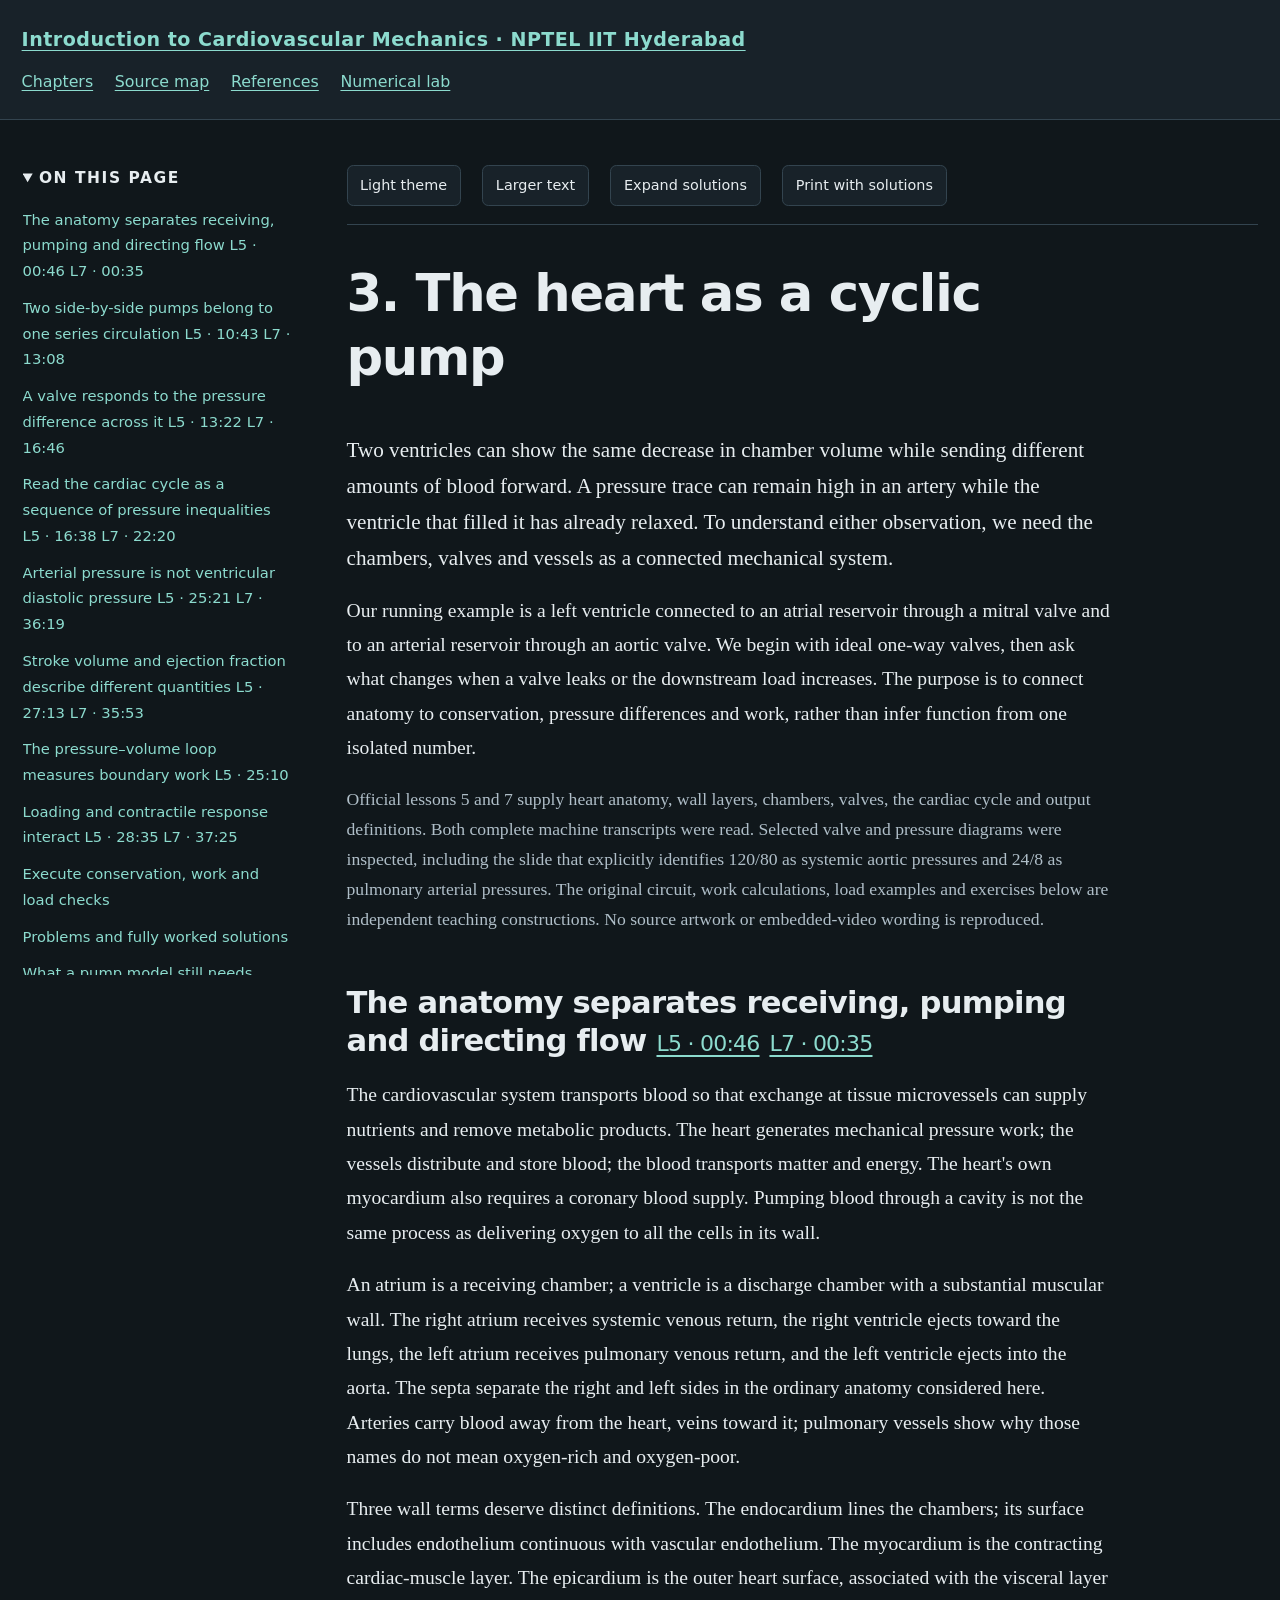
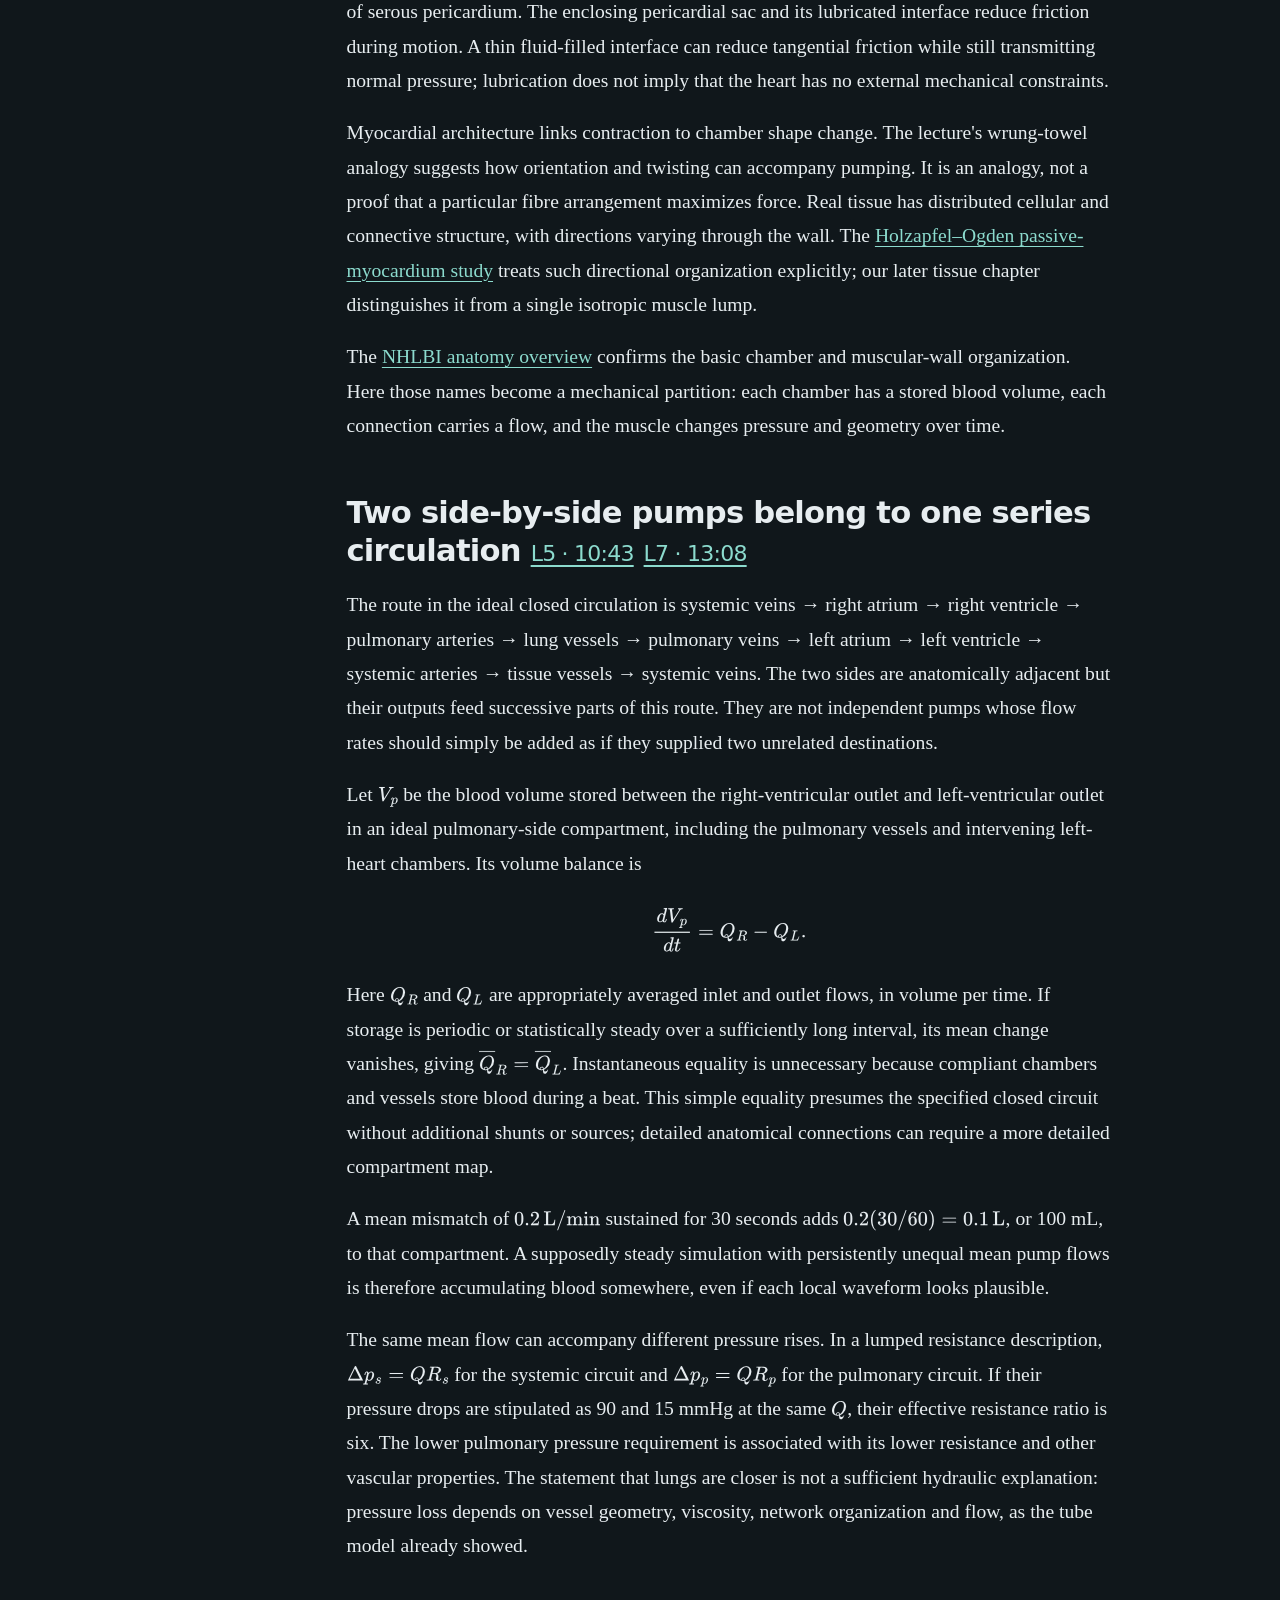
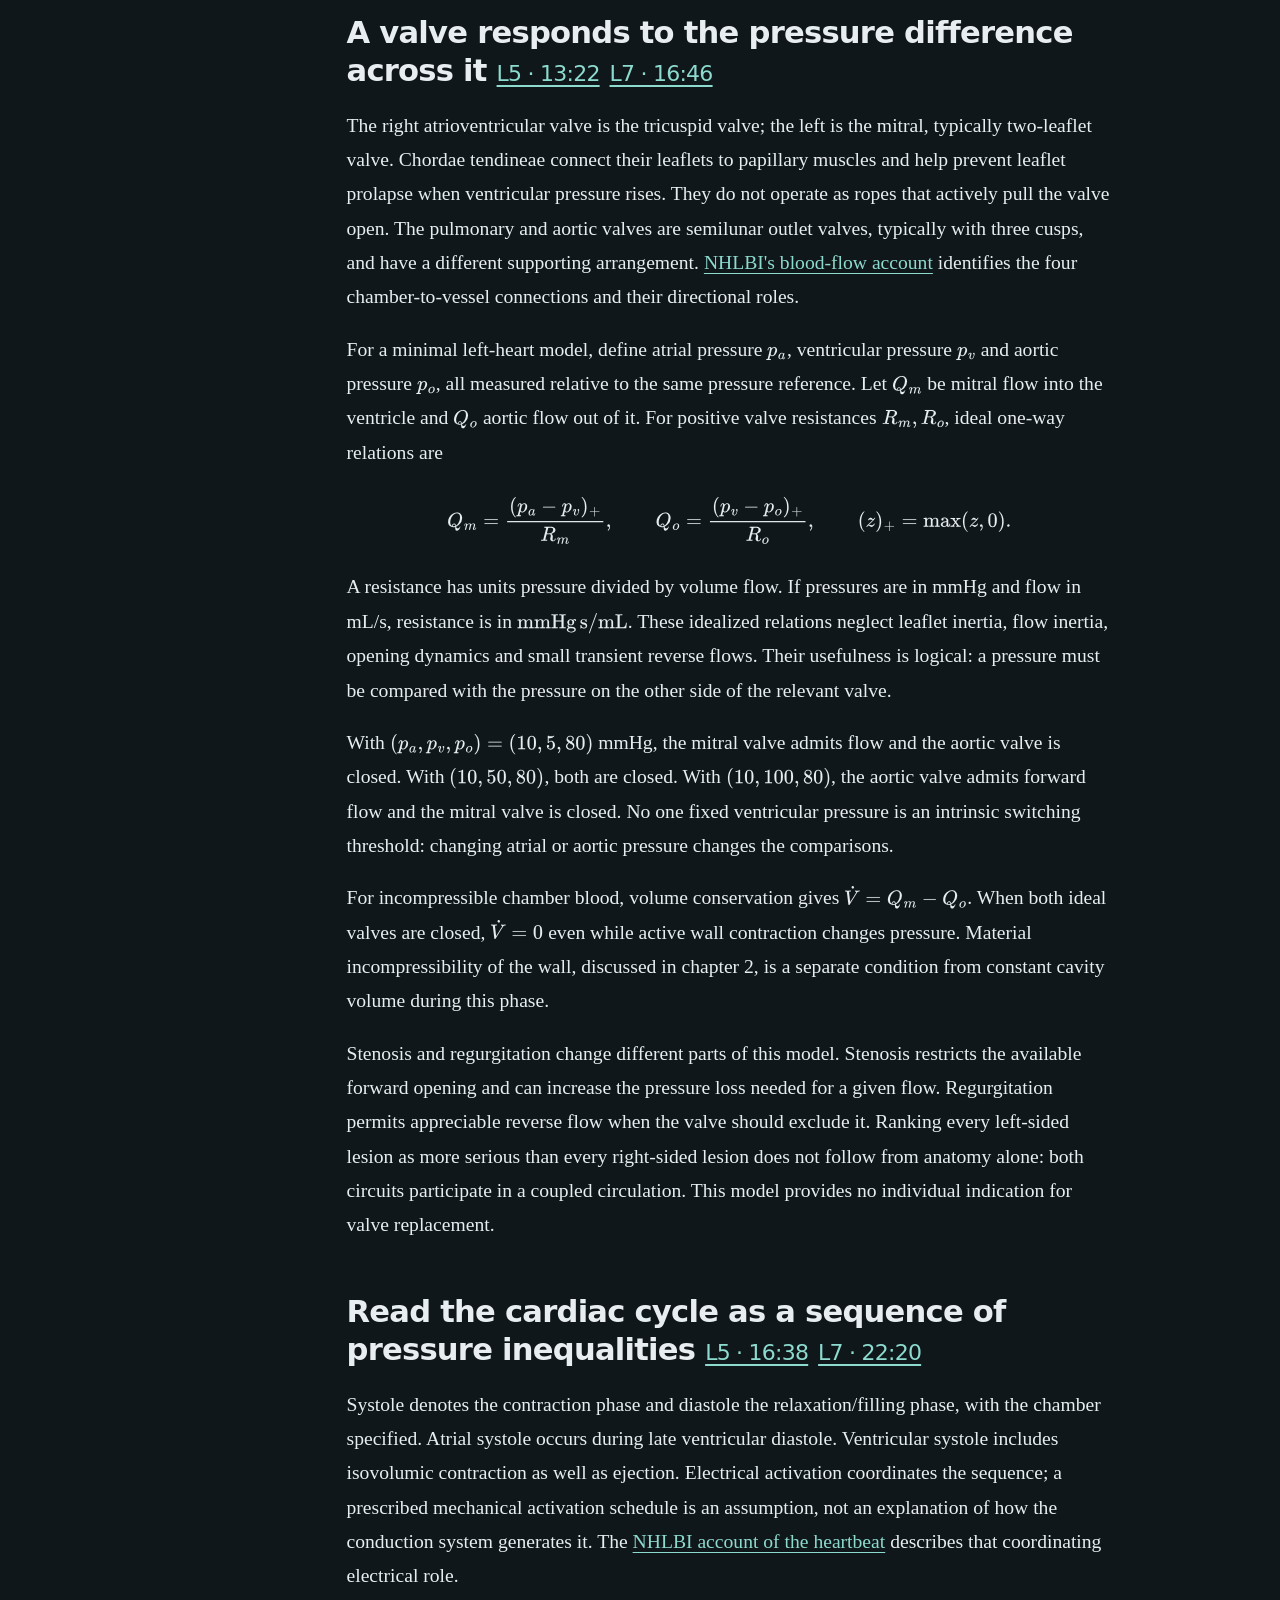
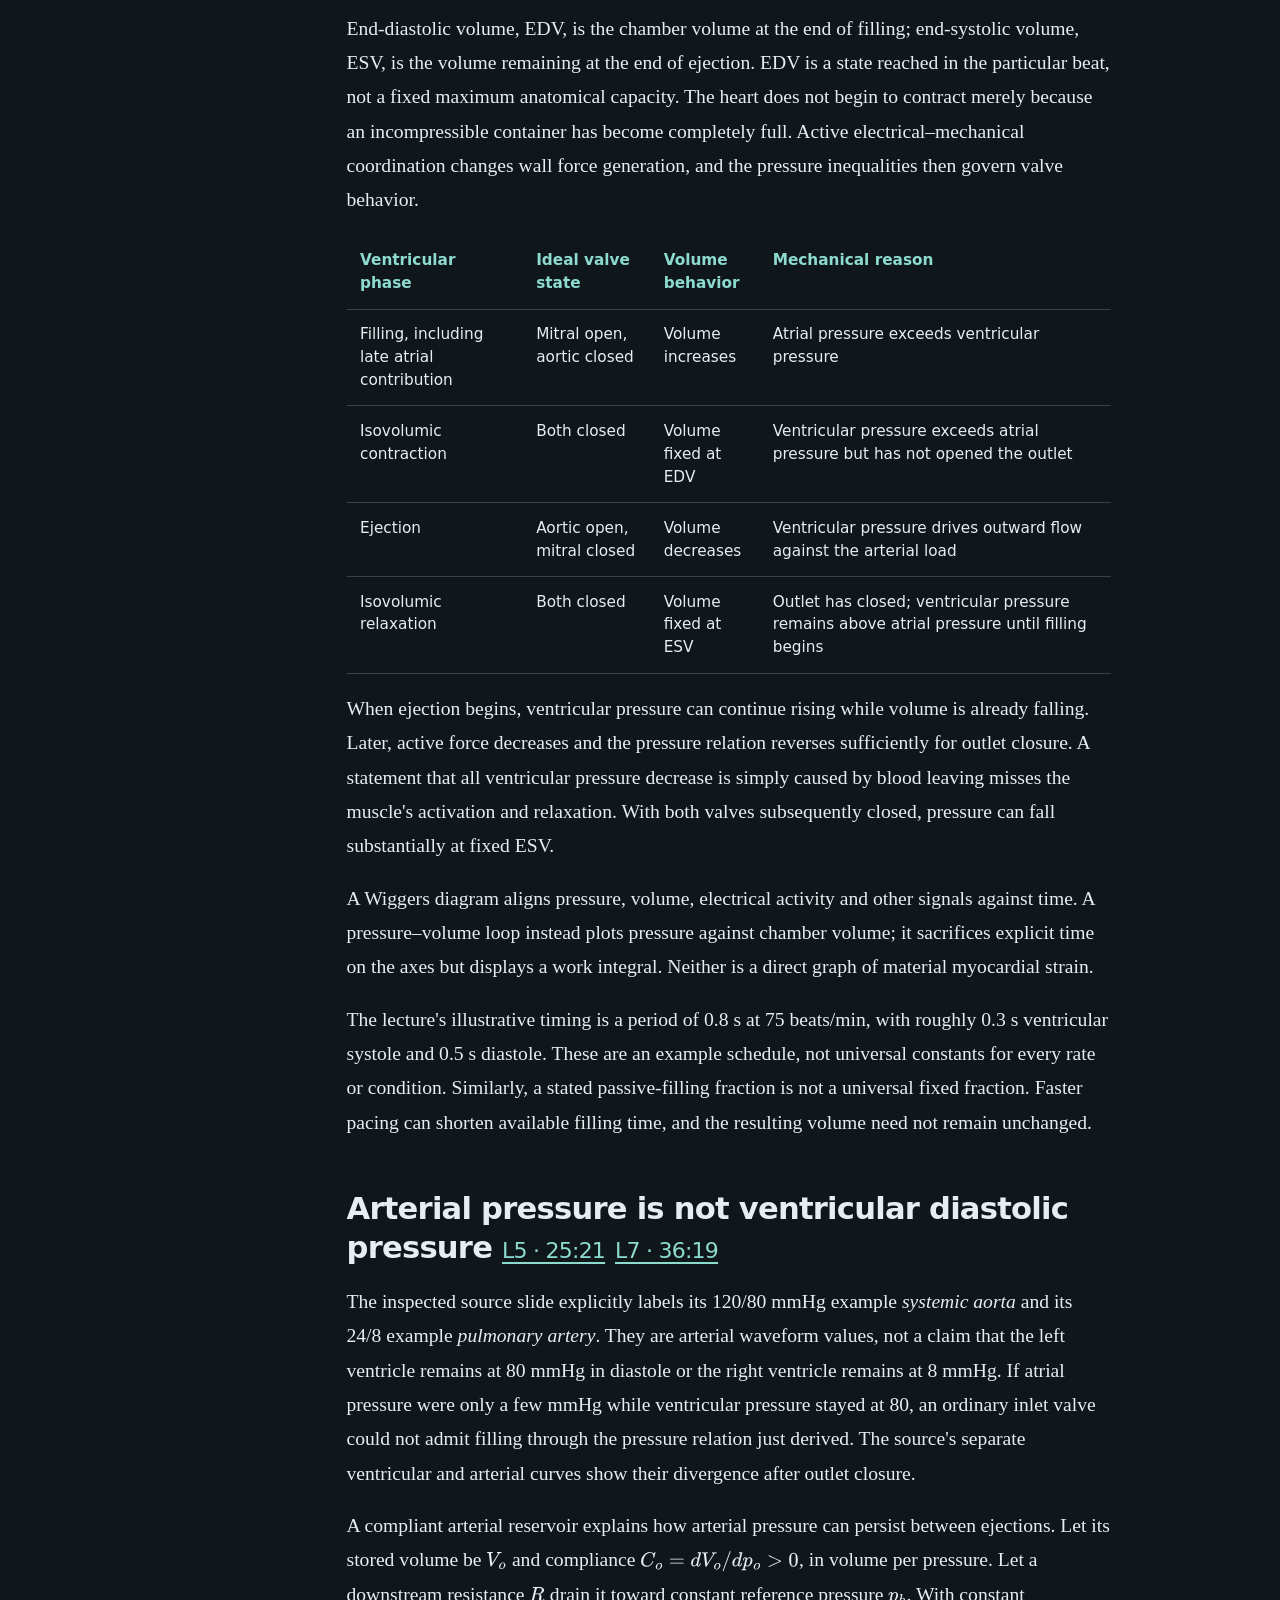
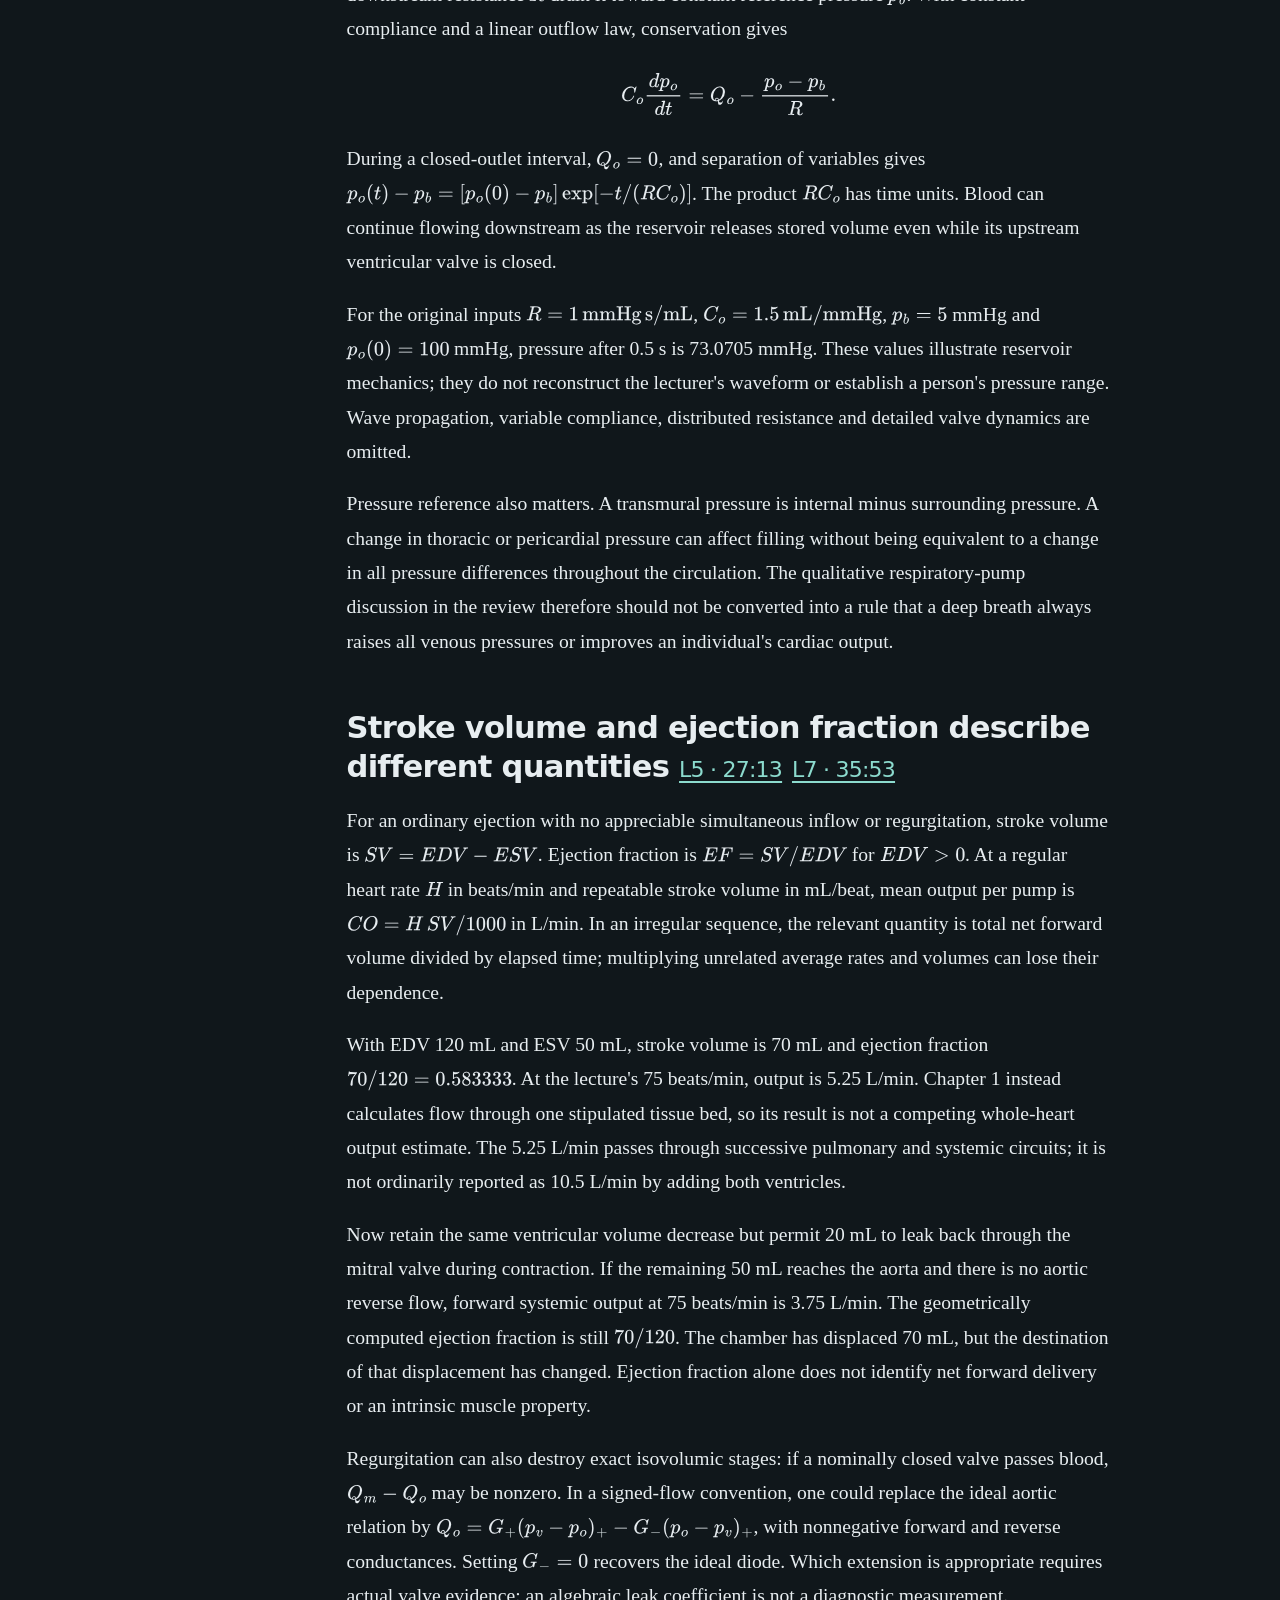
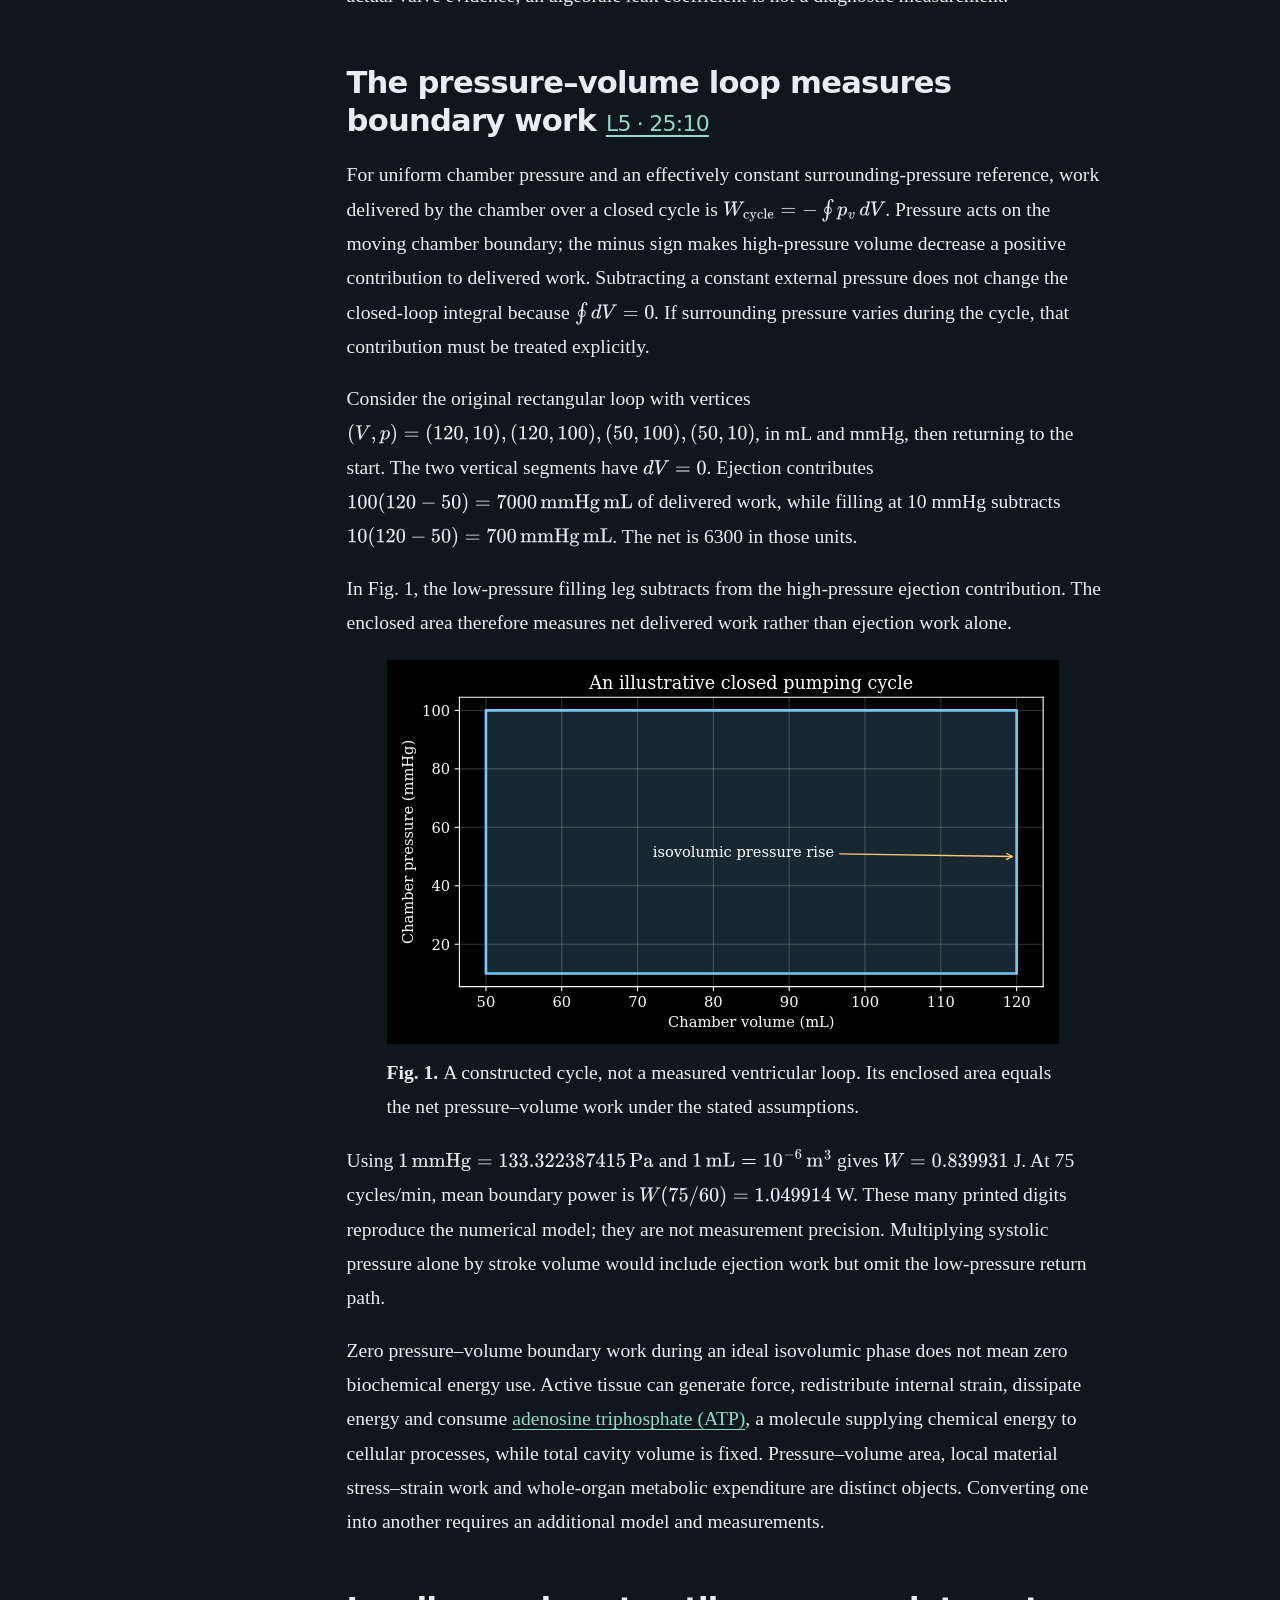
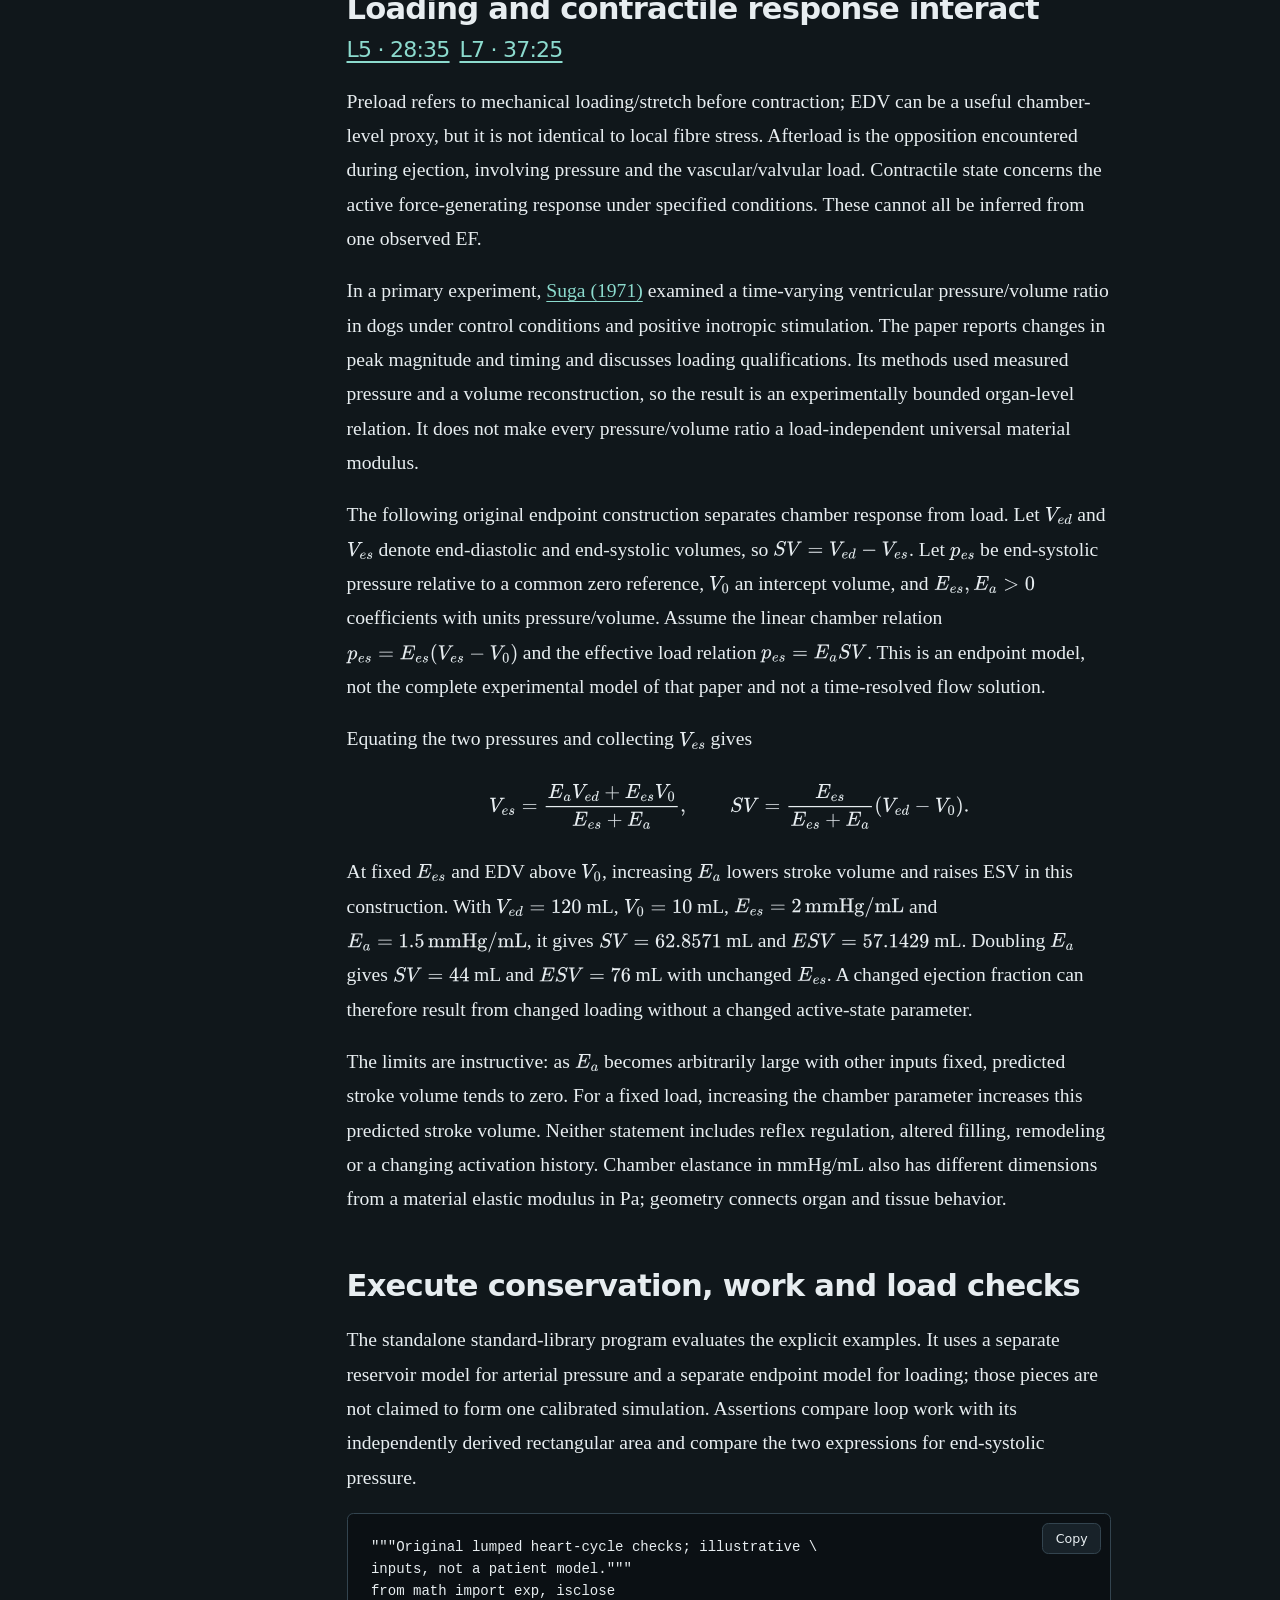
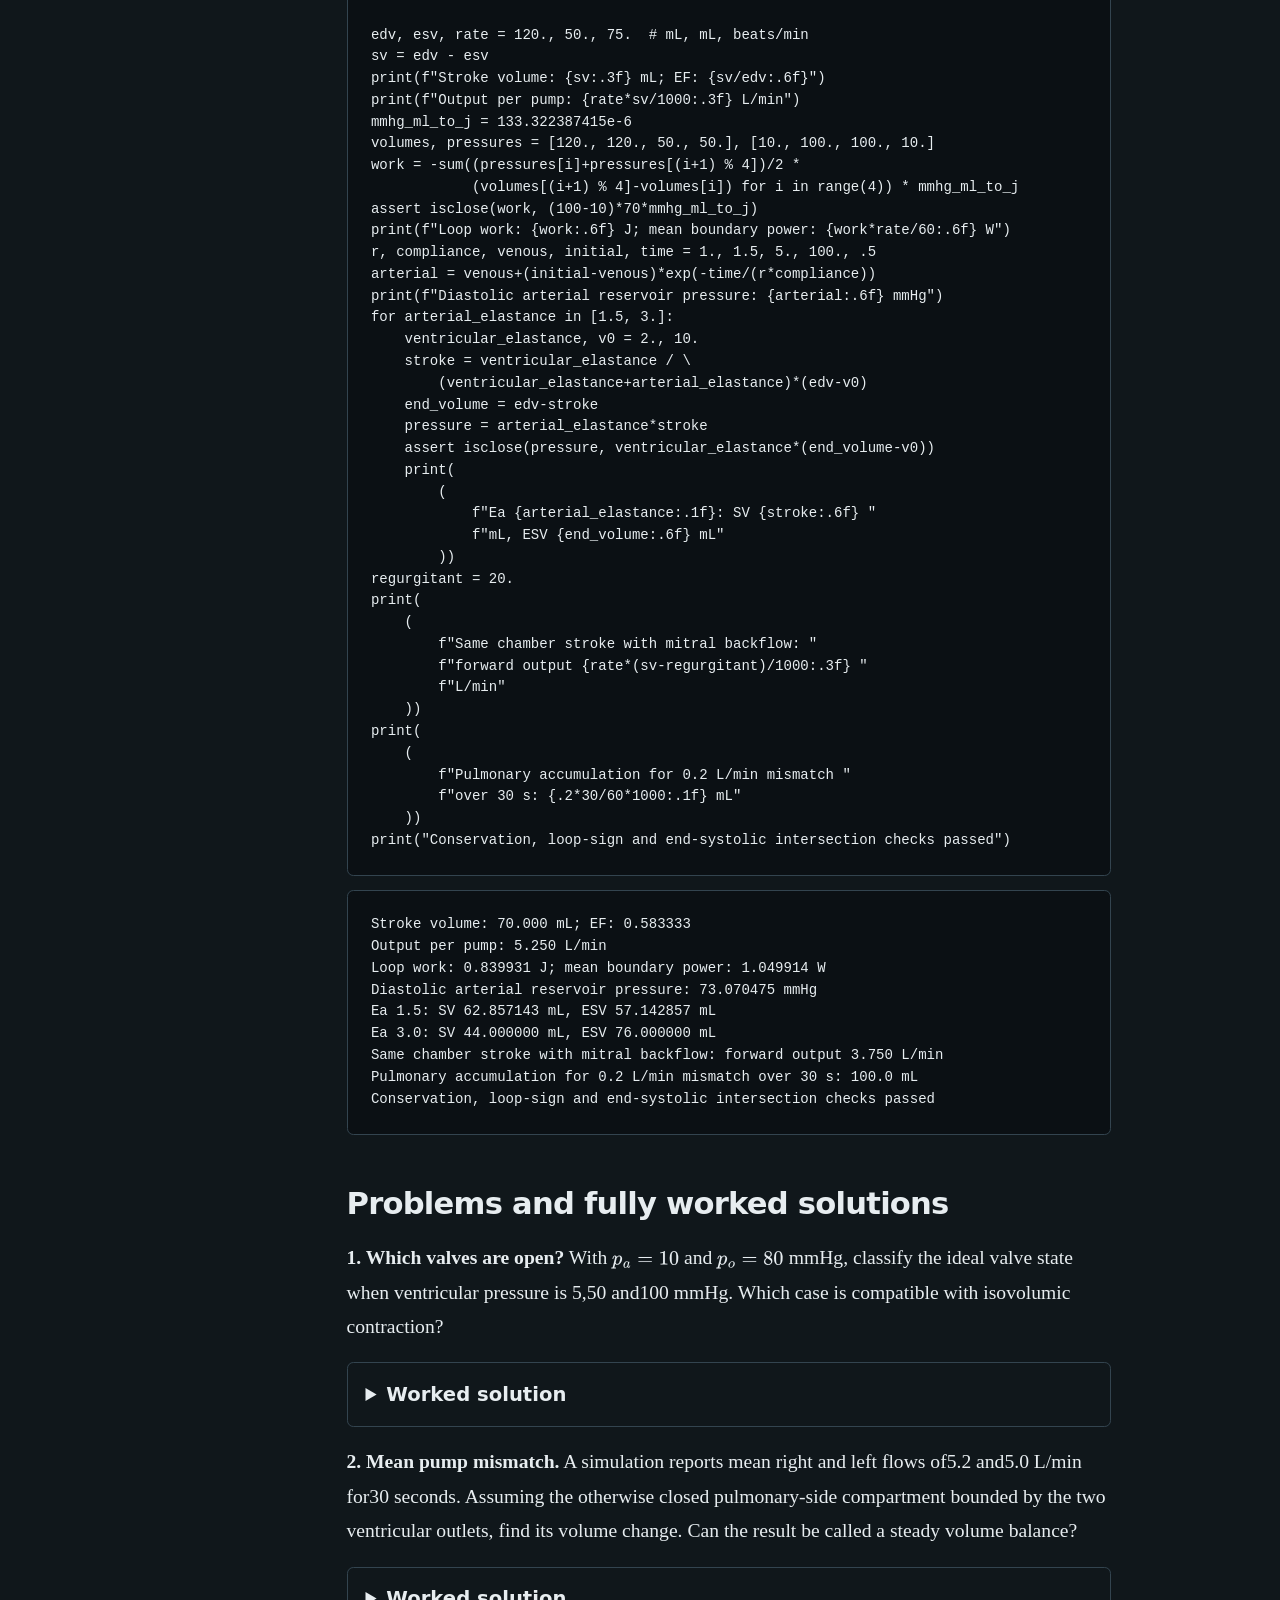
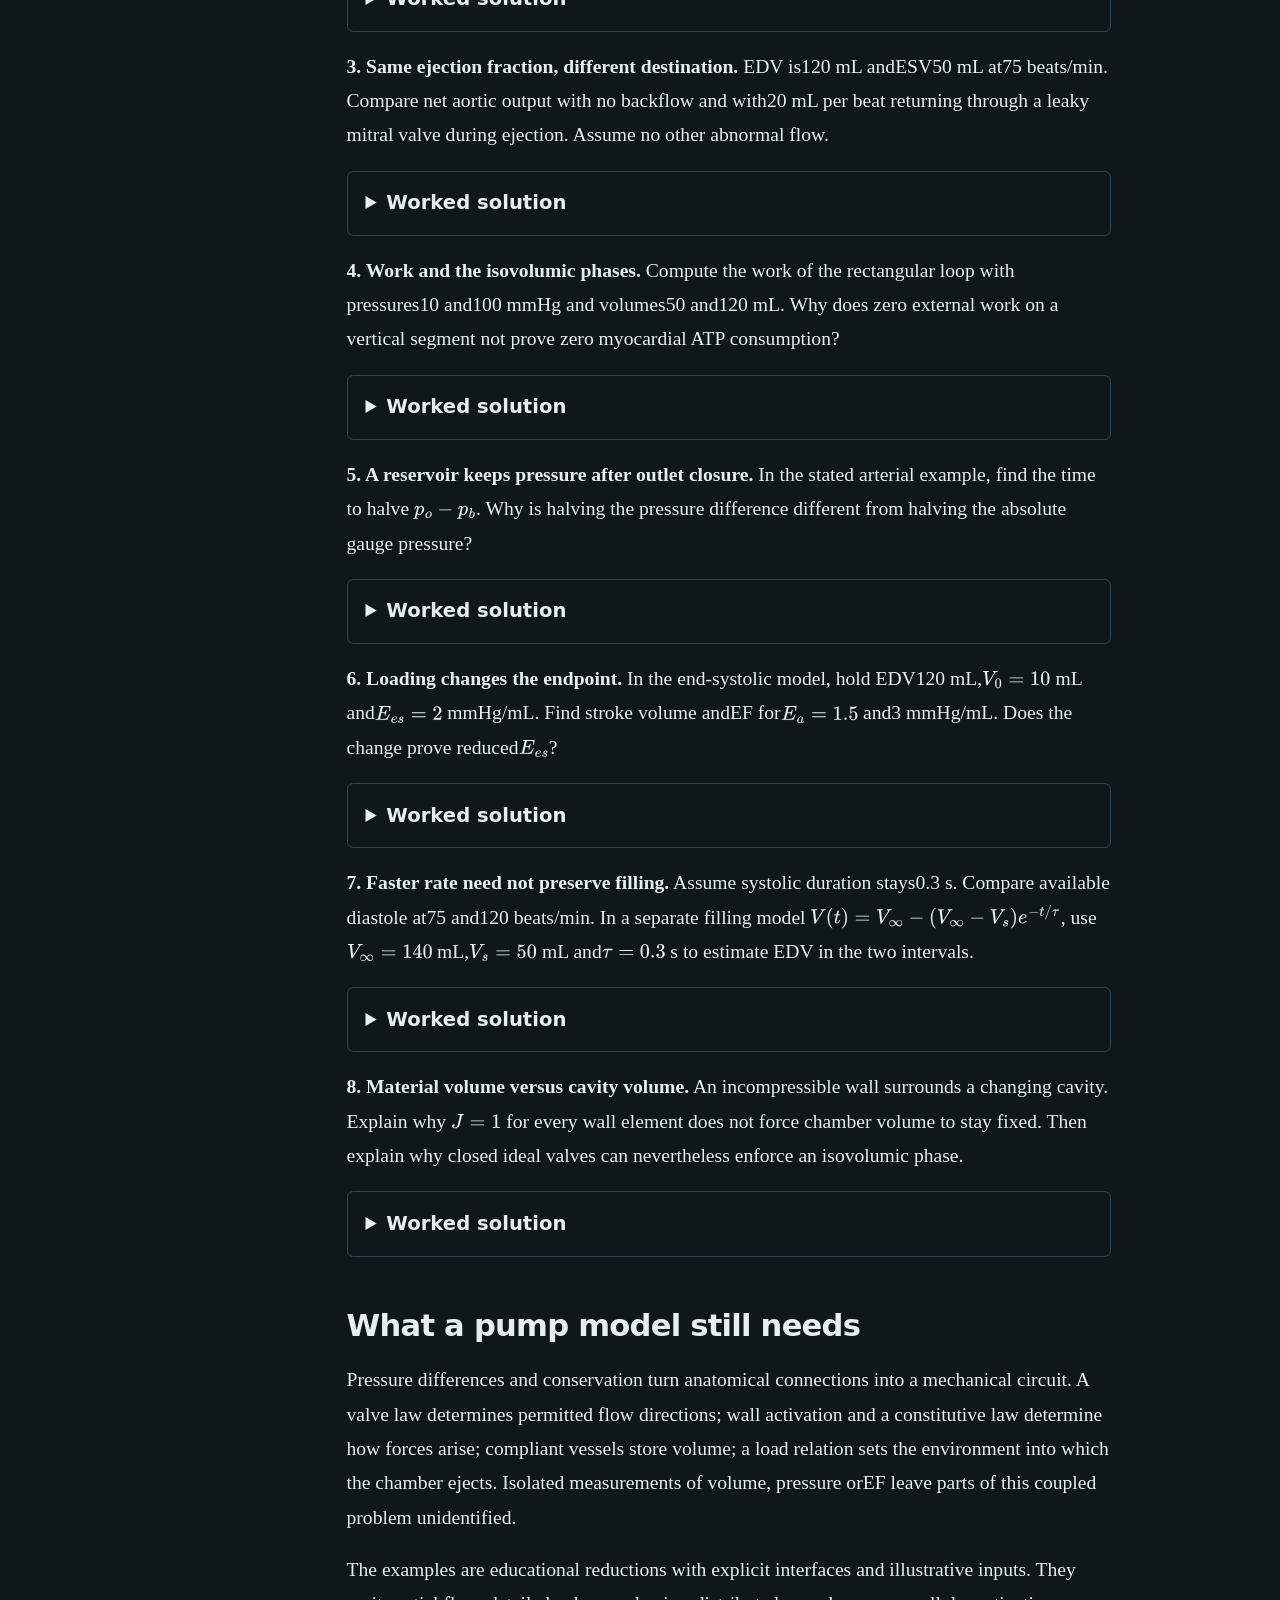
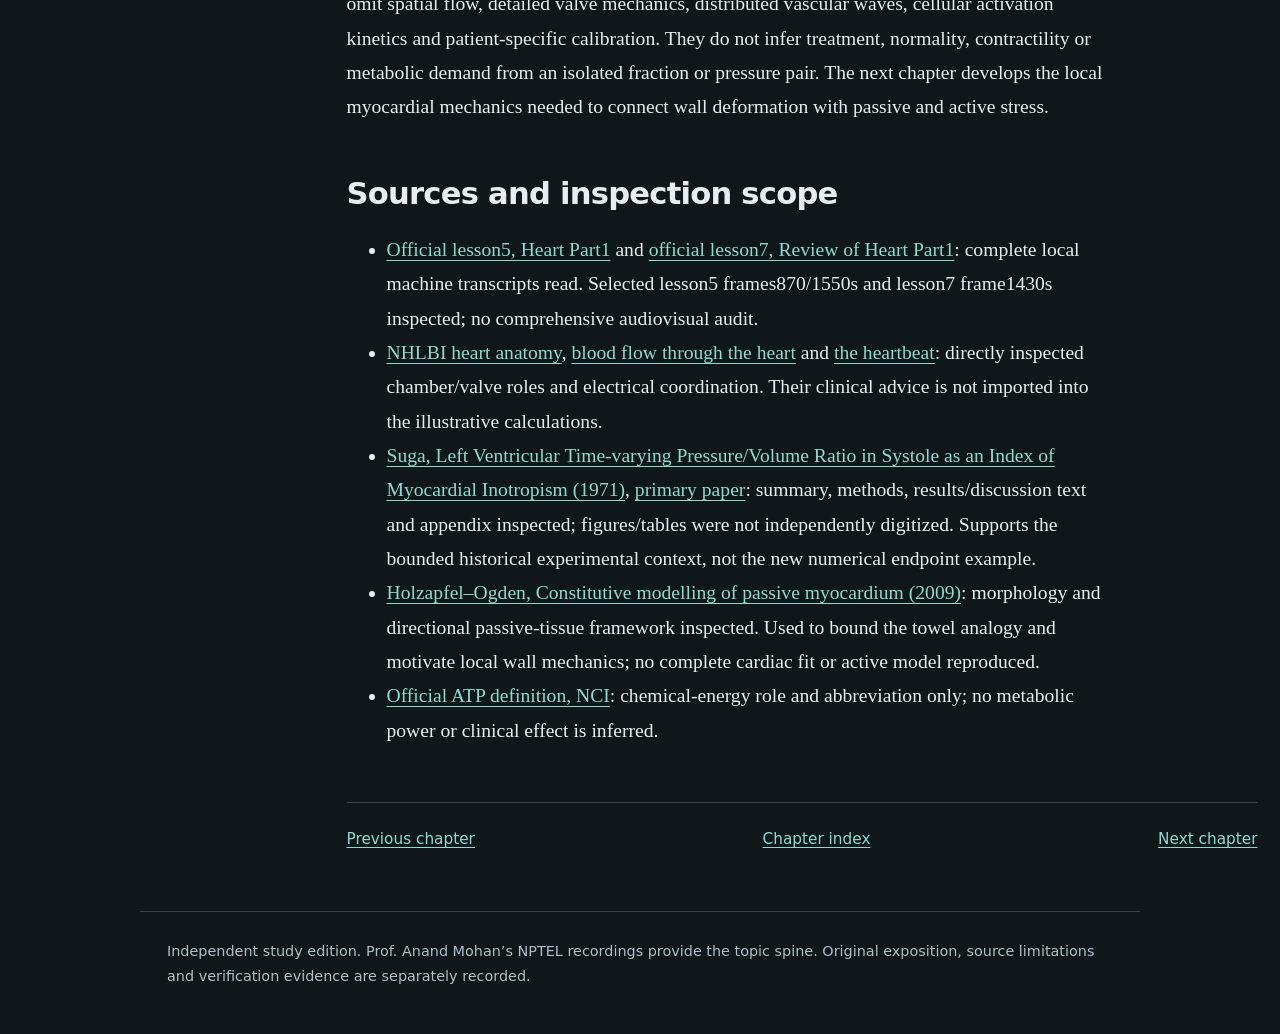
<file: chapter-03-heart-cyclic-pump.html>
<!doctype html>
<html lang="en"><head><meta charset="utf-8"><meta name="viewport" content="width=device-width,initial-scale=1">
<meta name="color-scheme" content="dark light"><meta name="book-content-sha256" content="495ab345e9f3a403e4feedab9ae0098a90e2f538f6a451e7c8dc53857942239b">
<title>The heart as a cyclic pump · Introduction to Cardiovascular Mechanics</title><link rel="stylesheet" href="assets/book.css">
<script>window.MathJax={tex:{inlineMath:[['$','$'],['\\(','\\)']],displayMath:[['$$','$$'],['\\[','\\]']],processEscapes:true},svg:{fontCache:'local'},options:{skipHtmlTags:['script','noscript','style','textarea','pre','code']}};</script>
<script defer src="assets/mathjax-tex-svg.js"></script><script defer src="assets/book.js"></script><script defer src="assets/vessel-lab.js"></script></head>
<body><a class="skip" href="#main">Skip to content</a><header class="site-header"><a class="brand" href="index.html">Introduction to Cardiovascular Mechanics · NPTEL IIT Hyderabad</a><nav class="course-nav" aria-label="Book"><a href="index.html">Chapters</a><a href="source-map.html">Source map</a><a href="references.html">References</a><a href="numerical-lab.html">Numerical lab</a></nav></header>
<div class="layout"><aside class="toc" id="chapter-toc" aria-label="On this page"><h2 id="toc-heading">On this page</h2></aside><main id="main"><div class="reading-tools" aria-label="Reading controls"><button id="theme-toggle" aria-pressed="false">Light theme</button><button id="text-toggle" aria-pressed="false">Larger text</button><button id="solutions-toggle" aria-pressed="false">Expand solutions</button><button id="print-page">Print with solutions</button></div>
<article id="chapter-content"><!-- BOOK-CONTENT-START --><h1 id="chapter-title">3. The heart as a cyclic pump</h1>
<p class="lead">Two ventricles can show the same decrease in chamber volume while sending different amounts of blood forward. A pressure trace can remain high in an artery while the ventricle that filled it has already relaxed. To understand either observation, we need the chambers, valves and vessels as a connected mechanical system.</p>
<p>Our running example is a left ventricle connected to an atrial reservoir through a mitral valve and to an arterial reservoir through an aortic valve. We begin with ideal one-way valves, then ask what changes when a valve leaks or the downstream load increases. The purpose is to connect anatomy to conservation, pressure differences and work, rather than infer function from one isolated number.</p>
<aside class="source-note">Official lessons 5 and 7 supply heart anatomy, wall layers, chambers, valves, the cardiac cycle and output definitions. Both complete machine transcripts were read. Selected valve and pressure diagrams were inspected, including the slide that explicitly identifies 120/80 as systemic aortic pressures and 24/8 as pulmonary arterial pressures. The original circuit, work calculations, load examples and exercises below are independent teaching constructions. No source artwork or embedded-video wording is reproduced.</aside>

<h2 id="anatomy">The anatomy separates receiving, pumping and directing flow <a class="timestamp" href="https://www.youtube.com/watch?v=P8Mi0nvkidI&amp;t=46s">L5 · 00:46</a> <a class="timestamp" href="https://www.youtube.com/watch?v=UvcbjRxSjEs&amp;t=35s">L7 · 00:35</a></h2>
<p>The cardiovascular system transports blood so that exchange at tissue microvessels can supply nutrients and remove metabolic products. The heart generates mechanical pressure work; the vessels distribute and store blood; the blood transports matter and energy. The heart's own myocardium also requires a coronary blood supply. Pumping blood through a cavity is not the same process as delivering oxygen to all the cells in its wall.</p>
<p>An atrium is a receiving chamber; a ventricle is a discharge chamber with a substantial muscular wall. The right atrium receives systemic venous return, the right ventricle ejects toward the lungs, the left atrium receives pulmonary venous return, and the left ventricle ejects into the aorta. The septa separate the right and left sides in the ordinary anatomy considered here. Arteries carry blood away from the heart, veins toward it; pulmonary vessels show why those names do not mean oxygen-rich and oxygen-poor.</p>
<p>Three wall terms deserve distinct definitions. The endocardium lines the chambers; its surface includes endothelium continuous with vascular endothelium. The myocardium is the contracting cardiac-muscle layer. The epicardium is the outer heart surface, associated with the visceral layer of serous pericardium. The enclosing pericardial sac and its lubricated interface reduce friction during motion. A thin fluid-filled interface can reduce tangential friction while still transmitting normal pressure; lubrication does not imply that the heart has no external mechanical constraints.</p>
<p>Myocardial architecture links contraction to chamber shape change. The lecture's wrung-towel analogy suggests how orientation and twisting can accompany pumping. It is an analogy, not a proof that a particular fibre arrangement maximizes force. Real tissue has distributed cellular and connective structure, with directions varying through the wall. The <a href="https://biomechanics.stanford.edu/me338_09/me338_h04.pdf">Holzapfel–Ogden passive-myocardium study</a> treats such directional organization explicitly; our later tissue chapter distinguishes it from a single isotropic muscle lump.</p>
<p>The <a href="https://www.nhlbi.nih.gov/health/heart/anatomy">NHLBI anatomy overview</a> confirms the basic chamber and muscular-wall organization. Here those names become a mechanical partition: each chamber has a stored blood volume, each connection carries a flow, and the muscle changes pressure and geometry over time.</p>

<h2 id="two-pumps">Two side-by-side pumps belong to one series circulation <a class="timestamp" href="https://www.youtube.com/watch?v=P8Mi0nvkidI&amp;t=643s">L5 · 10:43</a> <a class="timestamp" href="https://www.youtube.com/watch?v=UvcbjRxSjEs&amp;t=788s">L7 · 13:08</a></h2>
<p>The route in the ideal closed circulation is systemic veins → right atrium → right ventricle → pulmonary arteries → lung vessels → pulmonary veins → left atrium → left ventricle → systemic arteries → tissue vessels → systemic veins. The two sides are anatomically adjacent but their outputs feed successive parts of this route. They are not independent pumps whose flow rates should simply be added as if they supplied two unrelated destinations.</p>
<p>Let $V_p$ be the blood volume stored between the right-ventricular outlet and left-ventricular outlet in an ideal pulmonary-side compartment, including the pulmonary vessels and intervening left-heart chambers. Its volume balance is</p>
\[\frac{dV_p}{dt}=Q_R-Q_L.\]
<p>Here $Q_R$ and $Q_L$ are appropriately averaged inlet and outlet flows, in volume per time. If storage is periodic or statistically steady over a sufficiently long interval, its mean change vanishes, giving $\overline Q_R=\overline Q_L$. Instantaneous equality is unnecessary because compliant chambers and vessels store blood during a beat. This simple equality presumes the specified closed circuit without additional shunts or sources; detailed anatomical connections can require a more detailed compartment map.</p>
<p>A mean mismatch of $0.2\,\mathrm{L/min}$ sustained for 30 seconds adds $0.2(30/60)=0.1\,\mathrm L$, or 100 mL, to that compartment. A supposedly steady simulation with persistently unequal mean pump flows is therefore accumulating blood somewhere, even if each local waveform looks plausible.</p>
<p>The same mean flow can accompany different pressure rises. In a lumped resistance description, $\Delta p_s=Q R_s$ for the systemic circuit and $\Delta p_p=Q R_p$ for the pulmonary circuit. If their pressure drops are stipulated as 90 and 15 mmHg at the same $Q$, their effective resistance ratio is six. The lower pulmonary pressure requirement is associated with its lower resistance and other vascular properties. The statement that lungs are closer is not a sufficient hydraulic explanation: pressure loss depends on vessel geometry, viscosity, network organization and flow, as the tube model already showed.</p>

<h2 id="valves">A valve responds to the pressure difference across it <a class="timestamp" href="https://www.youtube.com/watch?v=P8Mi0nvkidI&amp;t=802s">L5 · 13:22</a> <a class="timestamp" href="https://www.youtube.com/watch?v=UvcbjRxSjEs&amp;t=1006s">L7 · 16:46</a></h2>
<p>The right atrioventricular valve is the tricuspid valve; the left is the mitral, typically two-leaflet valve. Chordae tendineae connect their leaflets to papillary muscles and help prevent leaflet prolapse when ventricular pressure rises. They do not operate as ropes that actively pull the valve open. The pulmonary and aortic valves are semilunar outlet valves, typically with three cusps, and have a different supporting arrangement. <a href="https://www.nhlbi.nih.gov/health/heart/blood-flow">NHLBI's blood-flow account</a> identifies the four chamber-to-vessel connections and their directional roles.</p>
<p>For a minimal left-heart model, define atrial pressure $p_a$, ventricular pressure $p_v$ and aortic pressure $p_o$, all measured relative to the same pressure reference. Let $Q_m$ be mitral flow into the ventricle and $Q_o$ aortic flow out of it. For positive valve resistances $R_m,R_o$, ideal one-way relations are</p>
\[Q_m=\frac{(p_a-p_v)_+}{R_m},\qquad Q_o=\frac{(p_v-p_o)_+}{R_o},\qquad (z)_+=\max(z,0).\]
<p>A resistance has units pressure divided by volume flow. If pressures are in mmHg and flow in mL/s, resistance is in $\mathrm{mmHg\,s/mL}$. These idealized relations neglect leaflet inertia, flow inertia, opening dynamics and small transient reverse flows. Their usefulness is logical: a pressure must be compared with the pressure on the other side of the relevant valve.</p>
<p>With $(p_a,p_v,p_o)=(10,5,80)$ mmHg, the mitral valve admits flow and the aortic valve is closed. With $(10,50,80)$, both are closed. With $(10,100,80)$, the aortic valve admits forward flow and the mitral valve is closed. No one fixed ventricular pressure is an intrinsic switching threshold: changing atrial or aortic pressure changes the comparisons.</p>
<p>For incompressible chamber blood, volume conservation gives $\dot V=Q_m-Q_o$. When both ideal valves are closed, $\dot V=0$ even while active wall contraction changes pressure. Material incompressibility of the wall, discussed in chapter 2, is a separate condition from constant cavity volume during this phase.</p>
<p>Stenosis and regurgitation change different parts of this model. Stenosis restricts the available forward opening and can increase the pressure loss needed for a given flow. Regurgitation permits appreciable reverse flow when the valve should exclude it. Ranking every left-sided lesion as more serious than every right-sided lesion does not follow from anatomy alone: both circuits participate in a coupled circulation. This model provides no individual indication for valve replacement.</p>

<h2 id="cycle">Read the cardiac cycle as a sequence of pressure inequalities <a class="timestamp" href="https://www.youtube.com/watch?v=P8Mi0nvkidI&amp;t=998s">L5 · 16:38</a> <a class="timestamp" href="https://www.youtube.com/watch?v=UvcbjRxSjEs&amp;t=1340s">L7 · 22:20</a></h2>
<p>Systole denotes the contraction phase and diastole the relaxation/filling phase, with the chamber specified. Atrial systole occurs during late ventricular diastole. Ventricular systole includes isovolumic contraction as well as ejection. Electrical activation coordinates the sequence; a prescribed mechanical activation schedule is an assumption, not an explanation of how the conduction system generates it. The <a href="https://www.nhlbi.nih.gov/health/heart/heart-beats">NHLBI account of the heartbeat</a> describes that coordinating electrical role.</p>
<p>End-diastolic volume, EDV, is the chamber volume at the end of filling; end-systolic volume, ESV, is the volume remaining at the end of ejection. EDV is a state reached in the particular beat, not a fixed maximum anatomical capacity. The heart does not begin to contract merely because an incompressible container has become completely full. Active electrical–mechanical coordination changes wall force generation, and the pressure inequalities then govern valve behavior.</p>
<table><thead><tr><th>Ventricular phase</th><th>Ideal valve state</th><th>Volume behavior</th><th>Mechanical reason</th></tr></thead><tbody>
<tr><td>Filling, including late atrial contribution</td><td>Mitral open, aortic closed</td><td>Volume increases</td><td>Atrial pressure exceeds ventricular pressure</td></tr>
<tr><td>Isovolumic contraction</td><td>Both closed</td><td>Volume fixed at EDV</td><td>Ventricular pressure exceeds atrial pressure but has not opened the outlet</td></tr>
<tr><td>Ejection</td><td>Aortic open, mitral closed</td><td>Volume decreases</td><td>Ventricular pressure drives outward flow against the arterial load</td></tr>
<tr><td>Isovolumic relaxation</td><td>Both closed</td><td>Volume fixed at ESV</td><td>Outlet has closed; ventricular pressure remains above atrial pressure until filling begins</td></tr>
</tbody></table>

<p>When ejection begins, ventricular pressure can continue rising while volume is already falling. Later, active force decreases and the pressure relation reverses sufficiently for outlet closure. A statement that all ventricular pressure decrease is simply caused by blood leaving misses the muscle's activation and relaxation. With both valves subsequently closed, pressure can fall substantially at fixed ESV.</p>
<p>A Wiggers diagram aligns pressure, volume, electrical activity and other signals against time. A pressure–volume loop instead plots pressure against chamber volume; it sacrifices explicit time on the axes but displays a work integral. Neither is a direct graph of material myocardial strain.</p>
<p>The lecture's illustrative timing is a period of 0.8 s at 75 beats/min, with roughly 0.3 s ventricular systole and 0.5 s diastole. These are an example schedule, not universal constants for every rate or condition. Similarly, a stated passive-filling fraction is not a universal fixed fraction. Faster pacing can shorten available filling time, and the resulting volume need not remain unchanged.</p>

<h2 id="pressure-storage">Arterial pressure is not ventricular diastolic pressure <a class="timestamp" href="https://www.youtube.com/watch?v=P8Mi0nvkidI&amp;t=1521s">L5 · 25:21</a> <a class="timestamp" href="https://www.youtube.com/watch?v=UvcbjRxSjEs&amp;t=2179s">L7 · 36:19</a></h2>
<p>The inspected source slide explicitly labels its 120/80 mmHg example <em>systemic aorta</em> and its 24/8 example <em>pulmonary artery</em>. They are arterial waveform values, not a claim that the left ventricle remains at 80 mmHg in diastole or the right ventricle remains at 8 mmHg. If atrial pressure were only a few mmHg while ventricular pressure stayed at 80, an ordinary inlet valve could not admit filling through the pressure relation just derived. The source's separate ventricular and arterial curves show their divergence after outlet closure.</p>
<p>A compliant arterial reservoir explains how arterial pressure can persist between ejections. Let its stored volume be $V_o$ and compliance $C_o=dV_o/dp_o\gt0$, in volume per pressure. Let a downstream resistance $R$ drain it toward constant reference pressure $p_b$. With constant compliance and a linear outflow law, conservation gives</p>
\[C_o\frac{dp_o}{dt}=Q_o-\frac{p_o-p_b}{R}.\]
<p>During a closed-outlet interval, $Q_o=0$, and separation of variables gives $p_o(t)-p_b=[p_o(0)-p_b]\exp[-t/(RC_o)]$. The product $RC_o$ has time units. Blood can continue flowing downstream as the reservoir releases stored volume even while its upstream ventricular valve is closed.</p>
<p>For the original inputs $R=1\,\mathrm{mmHg\,s/mL}$, $C_o=1.5\,\mathrm{mL/mmHg}$, $p_b=5$ mmHg and $p_o(0)=100$ mmHg, pressure after 0.5 s is 73.0705 mmHg. These values illustrate reservoir mechanics; they do not reconstruct the lecturer's waveform or establish a person's pressure range. Wave propagation, variable compliance, distributed resistance and detailed valve dynamics are omitted.</p>
<p>Pressure reference also matters. A transmural pressure is internal minus surrounding pressure. A change in thoracic or pericardial pressure can affect filling without being equivalent to a change in all pressure differences throughout the circulation. The qualitative respiratory-pump discussion in the review therefore should not be converted into a rule that a deep breath always raises all venous pressures or improves an individual's cardiac output.</p>

<h2 id="output">Stroke volume and ejection fraction describe different quantities <a class="timestamp" href="https://www.youtube.com/watch?v=P8Mi0nvkidI&amp;t=1633s">L5 · 27:13</a> <a class="timestamp" href="https://www.youtube.com/watch?v=UvcbjRxSjEs&amp;t=2153s">L7 · 35:53</a></h2>
<p>For an ordinary ejection with no appreciable simultaneous inflow or regurgitation, stroke volume is $SV=EDV-ESV$. Ejection fraction is $EF=SV/EDV$ for $EDV\gt0$. At a regular heart rate $H$ in beats/min and repeatable stroke volume in mL/beat, mean output per pump is $CO=H\,SV/1000$ in L/min. In an irregular sequence, the relevant quantity is total net forward volume divided by elapsed time; multiplying unrelated average rates and volumes can lose their dependence.</p>
<p>With EDV 120 mL and ESV 50 mL, stroke volume is 70 mL and ejection fraction $70/120=0.583333$. At the lecture's 75 beats/min, output is 5.25 L/min. Chapter 1 instead calculates flow through one stipulated tissue bed, so its result is not a competing whole-heart output estimate. The 5.25 L/min passes through successive pulmonary and systemic circuits; it is not ordinarily reported as 10.5 L/min by adding both ventricles.</p>
<p>Now retain the same ventricular volume decrease but permit 20 mL to leak back through the mitral valve during contraction. If the remaining 50 mL reaches the aorta and there is no aortic reverse flow, forward systemic output at 75 beats/min is 3.75 L/min. The geometrically computed ejection fraction is still $70/120$. The chamber has displaced 70 mL, but the destination of that displacement has changed. Ejection fraction alone does not identify net forward delivery or an intrinsic muscle property.</p>
<p>Regurgitation can also destroy exact isovolumic stages: if a nominally closed valve passes blood, $Q_m-Q_o$ may be nonzero. In a signed-flow convention, one could replace the ideal aortic relation by $Q_o=G_+(p_v-p_o)_+-G_-(p_o-p_v)_+$, with nonnegative forward and reverse conductances. Setting $G_-=0$ recovers the ideal diode. Which extension is appropriate requires actual valve evidence; an algebraic leak coefficient is not a diagnostic measurement.</p>

<h2 id="work">The pressure–volume loop measures boundary work <a class="timestamp" href="https://www.youtube.com/watch?v=P8Mi0nvkidI&amp;t=1510s">L5 · 25:10</a></h2>
<p>For uniform chamber pressure and an effectively constant surrounding-pressure reference, work delivered by the chamber over a closed cycle is $W_{\rm cycle}=-\oint p_v\,dV$. Pressure acts on the moving chamber boundary; the minus sign makes high-pressure volume decrease a positive contribution to delivered work. Subtracting a constant external pressure does not change the closed-loop integral because $\oint dV=0$. If surrounding pressure varies during the cycle, that contribution must be treated explicitly.</p>
<p>Consider the original rectangular loop with vertices $(V,p)=(120,10),(120,100),(50,100),(50,10)$, in mL and mmHg, then returning to the start. The two vertical segments have $dV=0$. Ejection contributes $100(120-50)=7000\,\mathrm{mmHg\,mL}$ of delivered work, while filling at 10 mmHg subtracts $10(120-50)=700\,\mathrm{mmHg\,mL}$. The net is 6300 in those units.</p>
<p>In Fig. 1, the low-pressure filling leg subtracts from the high-pressure ejection contribution. The enclosed area therefore measures net delivered work rather than ejection work alone.</p>
<figure id="pressure-volume-figure"><img src="assets/pressure-volume.svg" alt="An original rectangular pressure–volume cycle with volume falling at high pressure and returning at low pressure."><figcaption>A constructed cycle, not a measured ventricular loop. Its enclosed area equals the net pressure–volume work under the stated assumptions.</figcaption></figure>
<p>Using $1\,\mathrm{mmHg}=133.322387415\,\mathrm{Pa}$ and $1\,\mathrm{mL}=10^{-6}\,\mathrm{m^3}$ gives $W=0.839931$ J. At 75 cycles/min, mean boundary power is $W(75/60)=1.049914$ W. These many printed digits reproduce the numerical model; they are not measurement precision. Multiplying systolic pressure alone by stroke volume would include ejection work but omit the low-pressure return path.</p>
<p>Zero pressure–volume boundary work during an ideal isovolumic phase does not mean zero biochemical energy use. Active tissue can generate force, redistribute internal strain, dissipate energy and consume <a href="https://www.cancer.gov/publications/dictionaries/cancer-terms/def/adenosine-triphosphate">adenosine triphosphate (ATP)</a>, a molecule supplying chemical energy to cellular processes, while total cavity volume is fixed. Pressure–volume area, local material stress–strain work and whole-organ metabolic expenditure are distinct objects. Converting one into another requires an additional model and measurements.</p>

<h2 id="loading">Loading and contractile response interact <a class="timestamp" href="https://www.youtube.com/watch?v=P8Mi0nvkidI&amp;t=1715s">L5 · 28:35</a> <a class="timestamp" href="https://www.youtube.com/watch?v=UvcbjRxSjEs&amp;t=2245s">L7 · 37:25</a></h2>
<p>Preload refers to mechanical loading/stretch before contraction; EDV can be a useful chamber-level proxy, but it is not identical to local fibre stress. Afterload is the opposition encountered during ejection, involving pressure and the vascular/valvular load. Contractile state concerns the active force-generating response under specified conditions. These cannot all be inferred from one observed EF.</p>
<p>In a primary experiment, <a href="https://www.jstage.jst.go.jp/article/ihj1960/12/2/12_2_153/_article">Suga (1971)</a> examined a time-varying ventricular pressure/volume ratio in dogs under control conditions and positive inotropic stimulation. The paper reports changes in peak magnitude and timing and discusses loading qualifications. Its methods used measured pressure and a volume reconstruction, so the result is an experimentally bounded organ-level relation. It does not make every pressure/volume ratio a load-independent universal material modulus.</p>
<p>The following original endpoint construction separates chamber response from load. Let $V_{ed}$ and $V_{es}$ denote end-diastolic and end-systolic volumes, so $SV=V_{ed}-V_{es}$. Let $p_{es}$ be end-systolic pressure relative to a common zero reference, $V_0$ an intercept volume, and $E_{es},E_a\gt0$ coefficients with units pressure/volume. Assume the linear chamber relation $p_{es}=E_{es}(V_{es}-V_0)$ and the effective load relation $p_{es}=E_a SV$. This is an endpoint model, not the complete experimental model of that paper and not a time-resolved flow solution.</p>
<p>Equating the two pressures and collecting $V_{es}$ gives</p>
\[V_{es}=\frac{E_aV_{ed}+E_{es}V_0}{E_{es}+E_a},\qquad SV=\frac{E_{es}}{E_{es}+E_a}(V_{ed}-V_0).\]
<p>At fixed $E_{es}$ and EDV above $V_0$, increasing $E_a$ lowers stroke volume and raises ESV in this construction. With $V_{ed}=120$ mL, $V_0=10$ mL, $E_{es}=2\,\mathrm{mmHg/mL}$ and $E_a=1.5\,\mathrm{mmHg/mL}$, it gives $SV=62.8571$ mL and $ESV=57.1429$ mL. Doubling $E_a$ gives $SV=44$ mL and $ESV=76$ mL with unchanged $E_{es}$. A changed ejection fraction can therefore result from changed loading without a changed active-state parameter.</p>
<p>The limits are instructive: as $E_a$ becomes arbitrarily large with other inputs fixed, predicted stroke volume tends to zero. For a fixed load, increasing the chamber parameter increases this predicted stroke volume. Neither statement includes reflex regulation, altered filling, remodeling or a changing activation history. Chamber elastance in mmHg/mL also has different dimensions from a material elastic modulus in Pa; geometry connects organ and tissue behavior.</p>

<h2 id="code">Execute conservation, work and load checks</h2>
<p>The standalone standard-library program evaluates the explicit examples. It uses a separate reservoir model for arterial pressure and a separate endpoint model for loading; those pieces are not claimed to form one calibrated simulation. Assertions compare loop work with its independently derived rectangular area and compare the two expressions for end-systolic pressure.</p>
<pre data-run="pump"><code>"""Original lumped heart-cycle checks; illustrative \
inputs, not a patient model."""
from math import exp, isclose

edv, esv, rate = 120., 50., 75.  # mL, mL, beats/min
sv = edv - esv
print(f"Stroke volume: {sv:.3f} mL; EF: {sv/edv:.6f}")
print(f"Output per pump: {rate*sv/1000:.3f} L/min")
mmhg_ml_to_j = 133.322387415e-6
volumes, pressures = [120., 120., 50., 50.], [10., 100., 100., 10.]
work = -sum((pressures[i]+pressures[(i+1) % 4])/2 *
            (volumes[(i+1) % 4]-volumes[i]) for i in range(4)) * mmhg_ml_to_j
assert isclose(work, (100-10)*70*mmhg_ml_to_j)
print(f"Loop work: {work:.6f} J; mean boundary power: {work*rate/60:.6f} W")
r, compliance, venous, initial, time = 1., 1.5, 5., 100., .5
arterial = venous+(initial-venous)*exp(-time/(r*compliance))
print(f"Diastolic arterial reservoir pressure: {arterial:.6f} mmHg")
for arterial_elastance in [1.5, 3.]:
    ventricular_elastance, v0 = 2., 10.
    stroke = ventricular_elastance / \
        (ventricular_elastance+arterial_elastance)*(edv-v0)
    end_volume = edv-stroke
    pressure = arterial_elastance*stroke
    assert isclose(pressure, ventricular_elastance*(end_volume-v0))
    print(
        (
            f"Ea {arterial_elastance:.1f}: SV {stroke:.6f} "
            f"mL, ESV {end_volume:.6f} mL"
        ))
regurgitant = 20.
print(
    (
        f"Same chamber stroke with mitral backflow: "
        f"forward output {rate*(sv-regurgitant)/1000:.3f} "
        f"L/min"
    ))
print(
    (
        f"Pulmonary accumulation for 0.2 L/min mismatch "
        f"over 30 s: {.2*30/60*1000:.1f} mL"
    ))
print("Conservation, loop-sign and end-systolic intersection checks passed")
</code></pre>
<pre data-output="pump">Stroke volume: 70.000 mL; EF: 0.583333
Output per pump: 5.250 L/min
Loop work: 0.839931 J; mean boundary power: 1.049914 W
Diastolic arterial reservoir pressure: 73.070475 mmHg
Ea 1.5: SV 62.857143 mL, ESV 57.142857 mL
Ea 3.0: SV 44.000000 mL, ESV 76.000000 mL
Same chamber stroke with mitral backflow: forward output 3.750 L/min
Pulmonary accumulation for 0.2 L/min mismatch over 30 s: 100.0 mL
Conservation, loop-sign and end-systolic intersection checks passed</pre>

<h2 id="problems">Problems and fully worked solutions</h2>
<p><strong>1. Which valves are open?</strong> With $p_a=10$ and $p_o=80$ mmHg, classify the ideal valve state when ventricular pressure is 5,50 and100 mmHg. Which case is compatible with isovolumic contraction?</p>
<details><summary>Worked solution</summary><p>At5, $p_a-p_v=5\gt0$ and $p_v-p_o=-75\lt0$, so the mitral valve passes inward flow and the aortic valve does not. At50, both driving differences are negative, so both ideal flows vanish. At100, the aortic difference is20 and the mitral difference-90, giving outward flow only. The middle state is compatible with isovolumic contraction if pressure is rising, or relaxation if falling: pressure values and valve states alone do not specify the direction of the activation history.</p></details>
<p><strong>2. Mean pump mismatch.</strong> A simulation reports mean right and left flows of5.2 and5.0 L/min for30 seconds. Assuming the otherwise closed pulmonary-side compartment bounded by the two ventricular outlets, find its volume change. Can the result be called a steady volume balance?</p>
<details><summary>Worked solution</summary><p>The inflow exceeds outflow by0.2 L/min. Multiplying by0.5 min gives0.1 L=100 mL accumulated. A steady average compartment would require zero mean accumulation. The mismatch might be a transient, finite averaging error or inconsistent model, but it is not a steady closed-compartment balance under the stated numbers.</p></details>
<p><strong>3. Same ejection fraction, different destination.</strong> EDV is120 mL andESV50 mL at75 beats/min. Compare net aortic output with no backflow and with20 mL per beat returning through a leaky mitral valve during ejection. Assume no other abnormal flow.</p>
<details><summary>Worked solution</summary><p>The chamber decreases by70 mL and EF is70/120=0.583333 in both cases. Without leakage all70 reaches the aorta, giving5.25 L/min. With mitral backflow only50 reaches the aorta, giving3.75 L/min. The unchanged volume-derived fraction does not identify net forward delivery. In a full periodic system, the returned20 mL must also enter the atrial balance; it cannot disappear from conservation.</p></details>
<p><strong>4. Work and the isovolumic phases.</strong> Compute the work of the rectangular loop with pressures10 and100 mmHg and volumes50 and120 mL. Why does zero external work on a vertical segment not prove zero myocardial ATP consumption?</p>
<details><summary>Worked solution</summary><p>The delivered cycle work is pressure difference times stroke width,90×70=6300 mmHg mL. Multiplying by133.322387415×10^-6 gives0.839931 J. On a vertical segment $dV=0$, so this particular boundary-work contribution vanishes. That integral does not measure all local material deformation, internal dissipation or active biochemical processes. A whole chamber can keep its volume while tissue develops force and consumes chemical energy.</p></details>
<p><strong>5. A reservoir keeps pressure after outlet closure.</strong> In the stated arterial example, find the time to halve $p_o-p_b$. Why is halving the pressure difference different from halving the absolute gauge pressure?</p>
<details><summary>Worked solution</summary><p>The excess pressure decays with time constant $RC_o=1.5$ s. Half its initial value requires $t=1.5\log2=1.03972$ s. Starting at100 mmHg with downstream pressure5, the excess95 falls to47.5, so pressure becomes52.5 mmHg, not50. The balance drains toward5, not toward zero. Consistent pressure references and downstream conditions are part of the model.</p></details>
<p><strong>6. Loading changes the endpoint.</strong> In the end-systolic model, hold EDV120 mL,$V_0=10$ mL and$E_{es}=2$ mmHg/mL. Find stroke volume andEF for$E_a=1.5$ and3 mmHg/mL. Does the change prove reduced$E_{es}$?</p>
<details><summary>Worked solution</summary><p>The model gives$SV=2(110)/(2+1.5)=62.8571$ mL andEF0.523810 in the first state. In the second,$SV=2(110)/5=44$ mL andEF0.366667. The active-state parameter$E_{es}$ was held fixed by construction; the difference follows entirely from the changed effective load. An observedEF change alone cannot identify which model inputs changed in an actual heart.</p></details>
<p><strong>7. Faster rate need not preserve filling.</strong> Assume systolic duration stays0.3 s. Compare available diastole at75 and120 beats/min. In a separate filling model $V(t)=V_\infty-(V_\infty-V_s)e^{-t/\tau}$, use$V_\infty=140$ mL,$V_s=50$ mL and$\tau=0.3$ s to estimate EDV in the two intervals.</p>
<details><summary>Worked solution</summary><p>The periods are60/75=0.8 s and60/120=0.5 s, so available filling times are0.5 and0.2 s under the imposed fixed-systole assumption. Substitution gives$EDV_1=140-90e^{-5/3}=123.001$ mL and$EDV_2=140-90e^{-2/3}=93.7925$ mL. HoldingESV50 for this separate example would give strokes73.001 and43.7925 mL, not one unchanged stroke multiplied by a faster rate. The assumed fixed systolic duration and fixedESV are illustrative restrictions, not universal physiological rules.</p></details>
<p><strong>8. Material volume versus cavity volume.</strong> An incompressible wall surrounds a changing cavity. Explain why $J=1$ for every wall element does not force chamber volume to stay fixed. Then explain why closed ideal valves can nevertheless enforce an isovolumic phase.</p>
<details><summary>Worked solution</summary><p>The wall's local condition preserves volumes of wall material elements. They can deform and move so that the enclosed cavity grows or shrinks without changing the wall's material volume; a deforming shell is a direct geometric example. Cavity blood follows a separate control-volume balance. If that blood is incompressible and both ideal valves exclude all flow, $\dot V=Q_m-Q_o=0$. That is a boundary-flow condition on a different region, not a consequence of wall incompressibility alone.</p></details>

<h2 id="limits">What a pump model still needs</h2>
<p>Pressure differences and conservation turn anatomical connections into a mechanical circuit. A valve law determines permitted flow directions; wall activation and a constitutive law determine how forces arise; compliant vessels store volume; a load relation sets the environment into which the chamber ejects. Isolated measurements of volume, pressure orEF leave parts of this coupled problem unidentified.</p>
<p>The examples are educational reductions with explicit interfaces and illustrative inputs. They omit spatial flow, detailed valve mechanics, distributed vascular waves, cellular activation kinetics and patient-specific calibration. They do not infer treatment, normality, contractility or metabolic demand from an isolated fraction or pressure pair. The next chapter develops the local myocardial mechanics needed to connect wall deformation with passive and active stress.</p>
<h2 id="sources">Sources and inspection scope</h2>
<ul><li><a href="https://www.youtube.com/watch?v=P8Mi0nvkidI">Official lesson5, Heart Part1</a> and <a href="https://www.youtube.com/watch?v=UvcbjRxSjEs">official lesson7, Review of Heart Part1</a>: complete local machine transcripts read. Selected lesson5 frames870/1550s and lesson7 frame1430s inspected; no comprehensive audiovisual audit.</li>
<li><a href="https://www.nhlbi.nih.gov/health/heart/anatomy">NHLBI heart anatomy</a>, <a href="https://www.nhlbi.nih.gov/health/heart/blood-flow">blood flow through the heart</a> and <a href="https://www.nhlbi.nih.gov/health/heart/heart-beats">the heartbeat</a>: directly inspected chamber/valve roles and electrical coordination. Their clinical advice is not imported into the illustrative calculations.</li>
<li><a href="https://www.jstage.jst.go.jp/article/ihj1960/12/2/12_2_153/_article">Suga, Left Ventricular Time-varying Pressure/Volume Ratio in Systole as an Index of Myocardial Inotropism (1971)</a>, <a href="https://www.jstage.jst.go.jp/article/ihj1960/12/2/12_2_153/_pdf/-char/en">primary paper</a>: summary, methods, results/discussion text and appendix inspected; figures/tables were not independently digitized. Supports the bounded historical experimental context, not the new numerical endpoint example.</li>
<li><a href="https://biomechanics.stanford.edu/me338_09/me338_h04.pdf">Holzapfel–Ogden, Constitutive modelling of passive myocardium (2009)</a>: morphology and directional passive-tissue framework inspected. Used to bound the towel analogy and motivate local wall mechanics; no complete cardiac fit or active model reproduced.</li><li><a href="https://www.cancer.gov/publications/dictionaries/cancer-terms/def/adenosine-triphosphate">Official ATP definition, NCI</a>: chemical-energy role and abbreviation only; no metabolic power or clinical effect is inferred.</li>
</ul>
<!-- BOOK-CONTENT-END --></article><nav class="page-turn" aria-label="Chapter navigation"><a rel="prev" href="chapter-02-continuum-kinematics-constitutive-laws.html">Previous chapter</a><a href="index.html">Chapter index</a><a rel="next" href="chapter-04-myocardial-deformation-active-stress.html">Next chapter</a></nav></main></div><footer class="site-footer">Independent study edition. Prof. Anand Mohan’s NPTEL recordings provide the topic spine. Original exposition, source limitations and verification evidence are separately recorded.</footer></body></html>
</file>
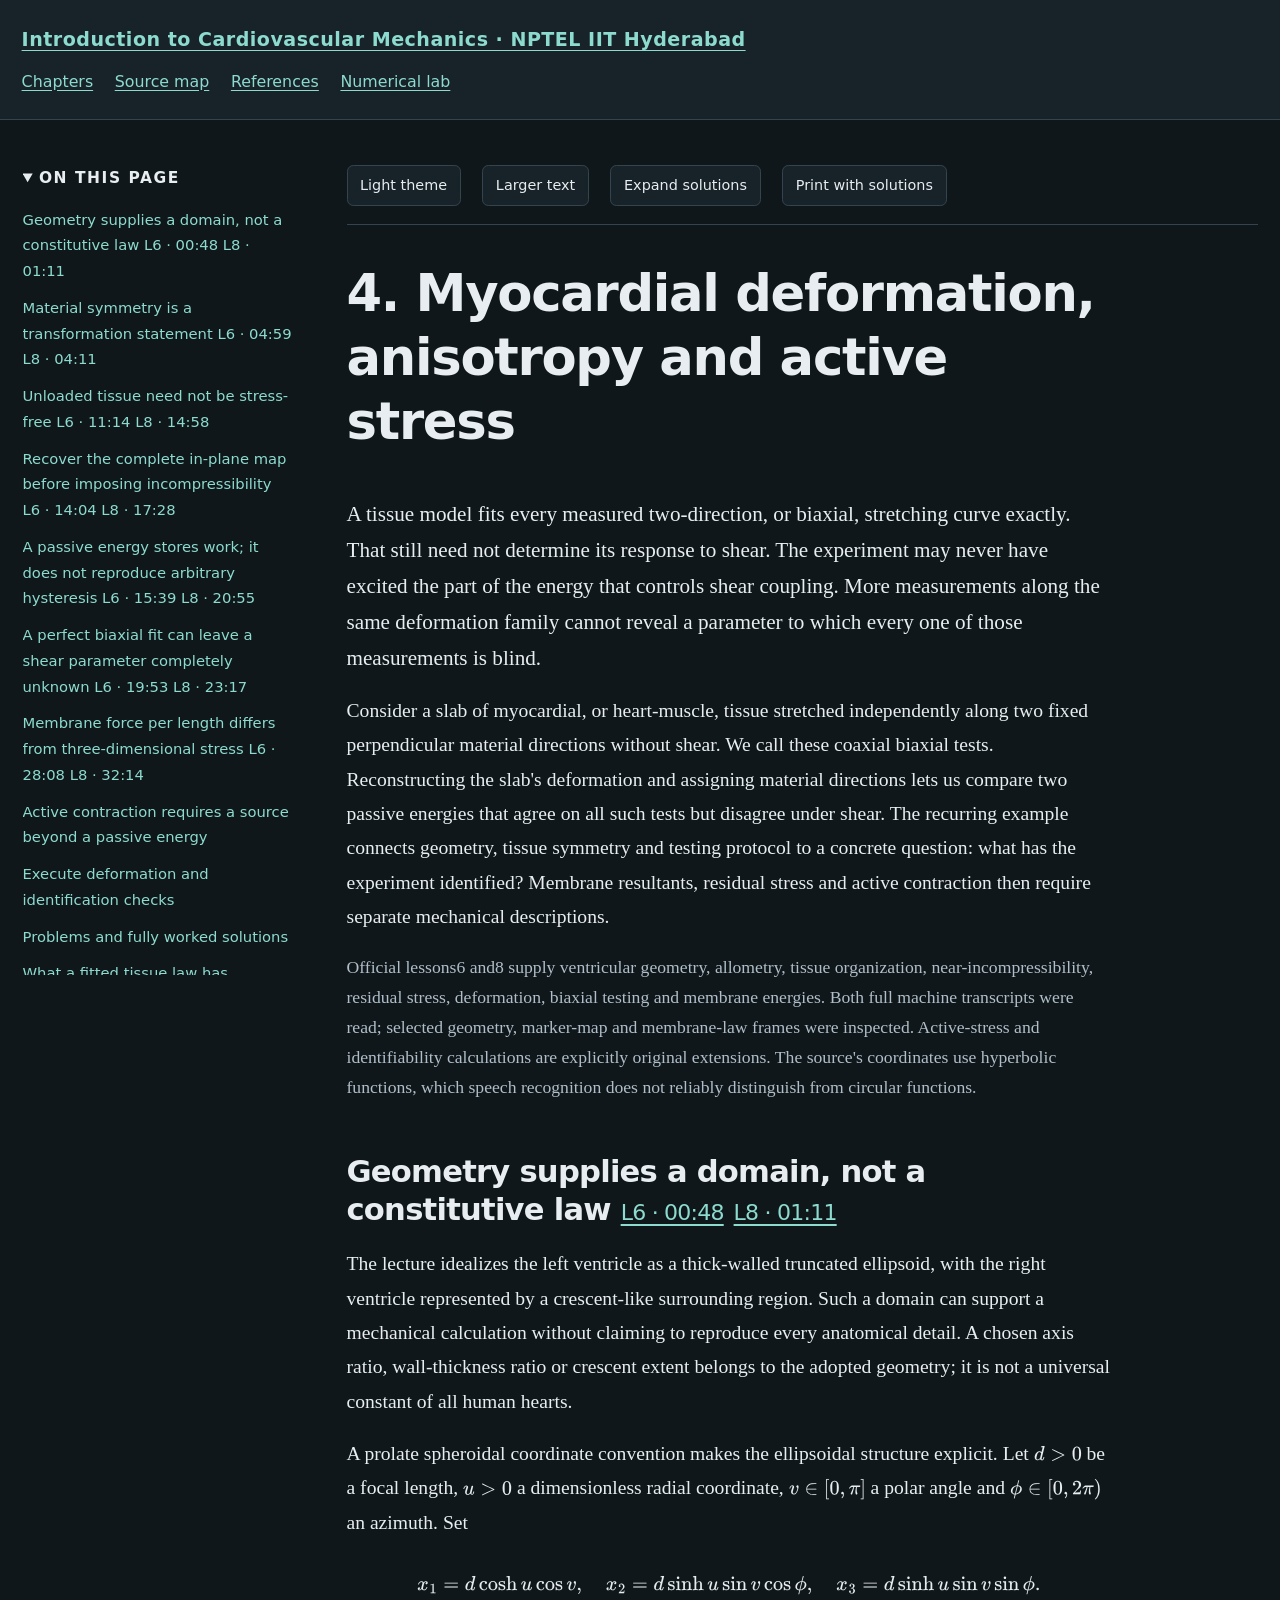
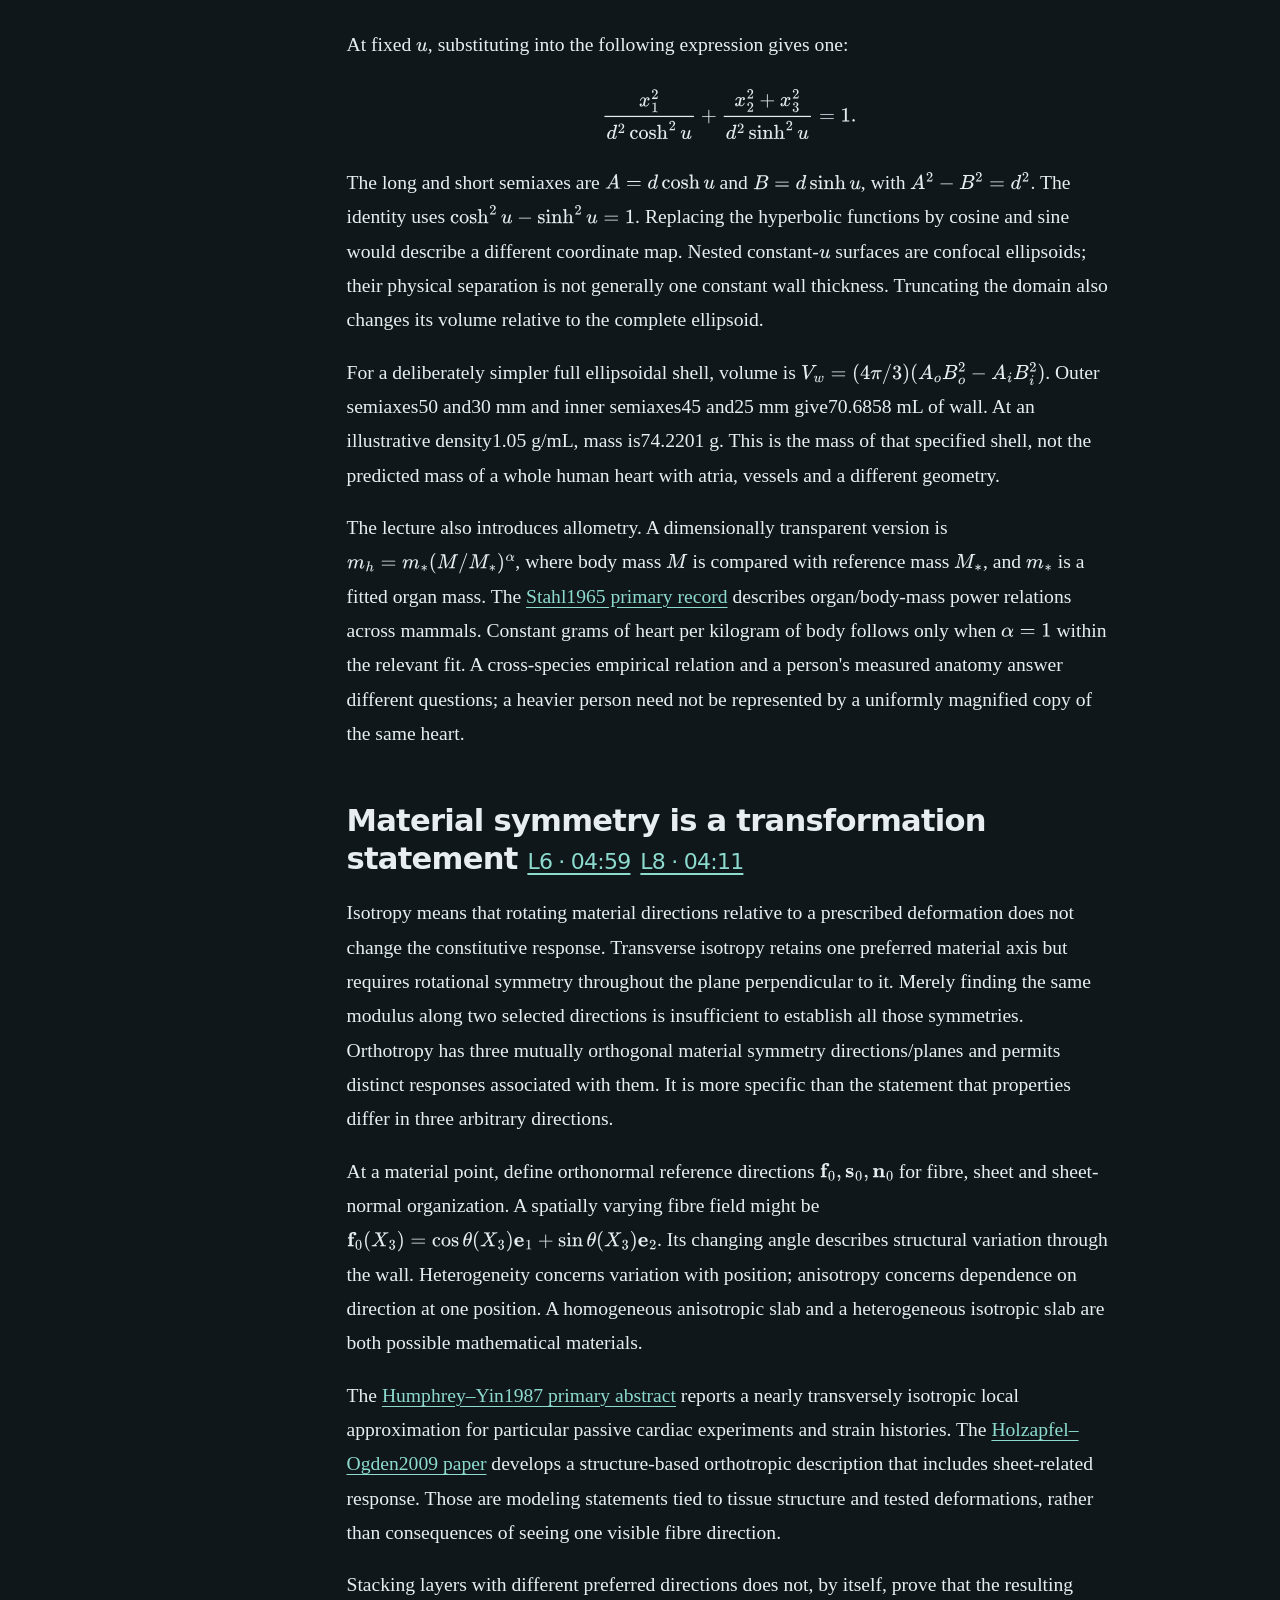
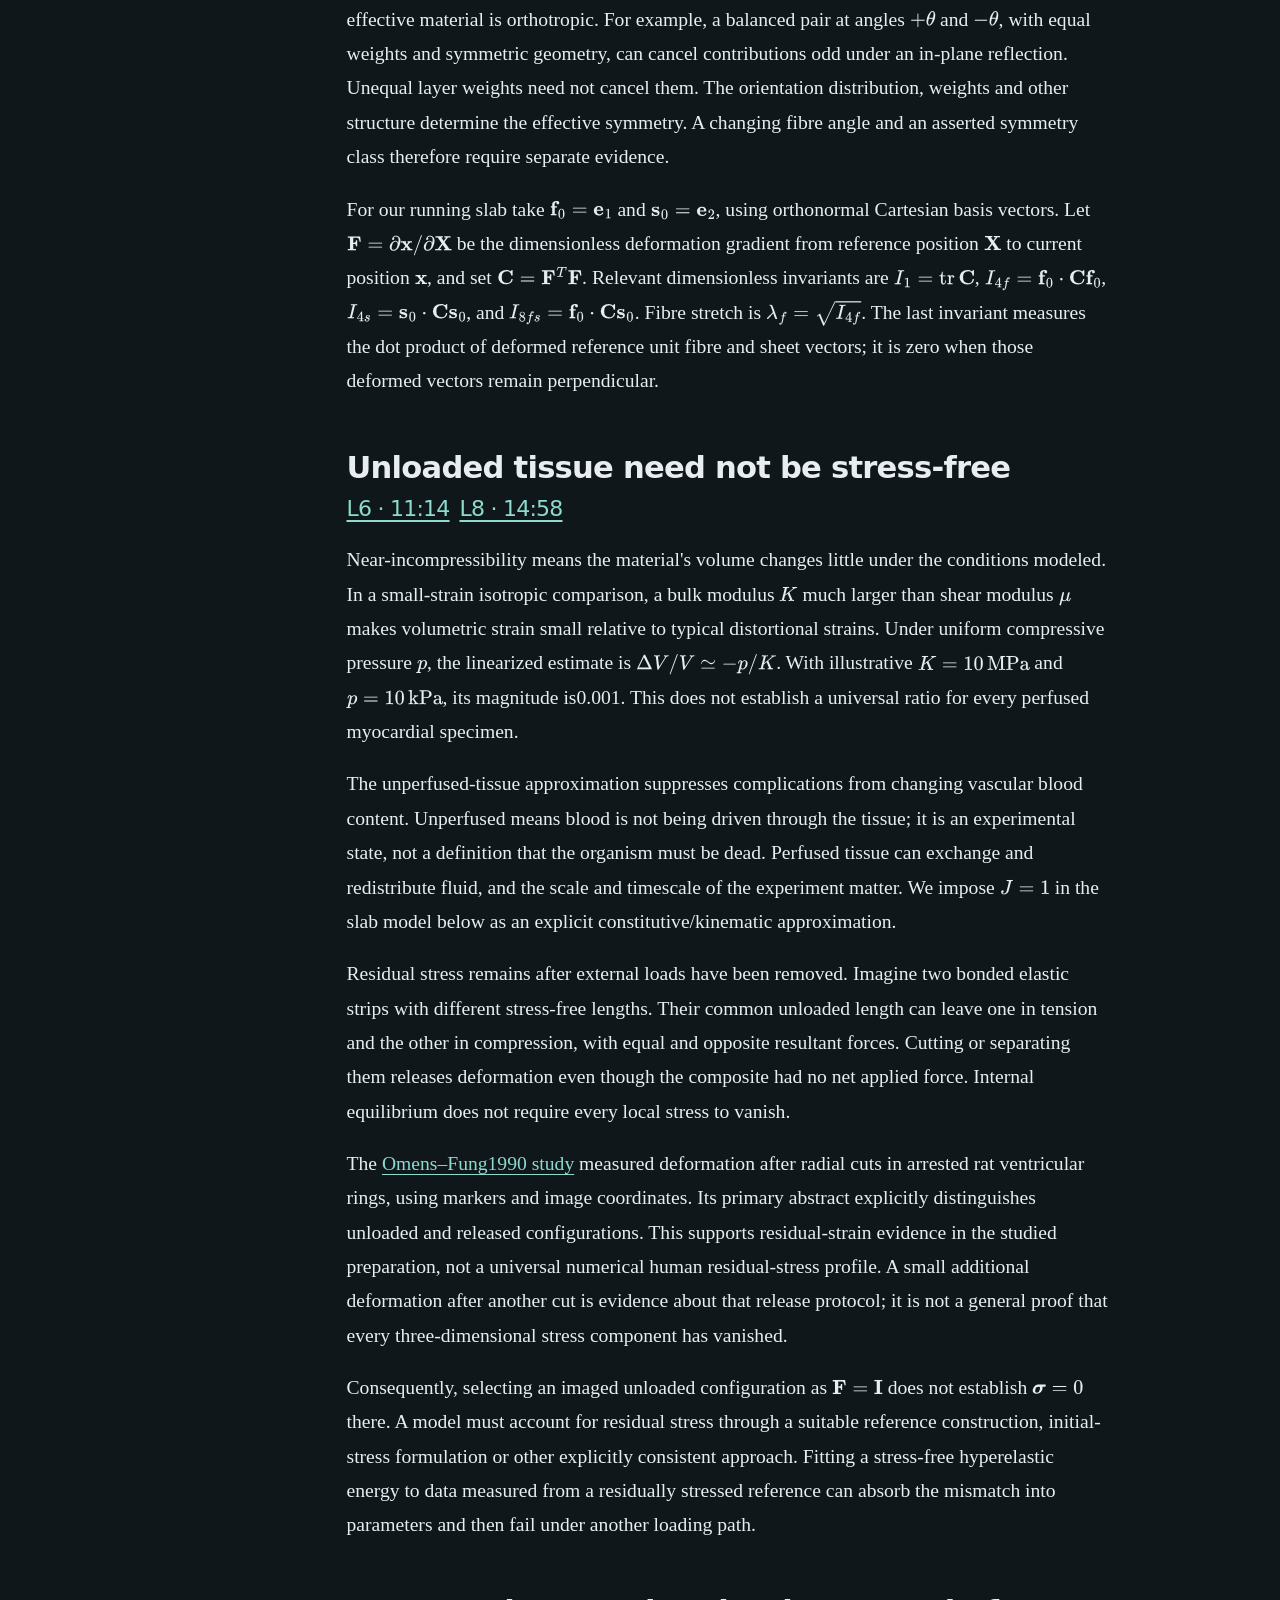
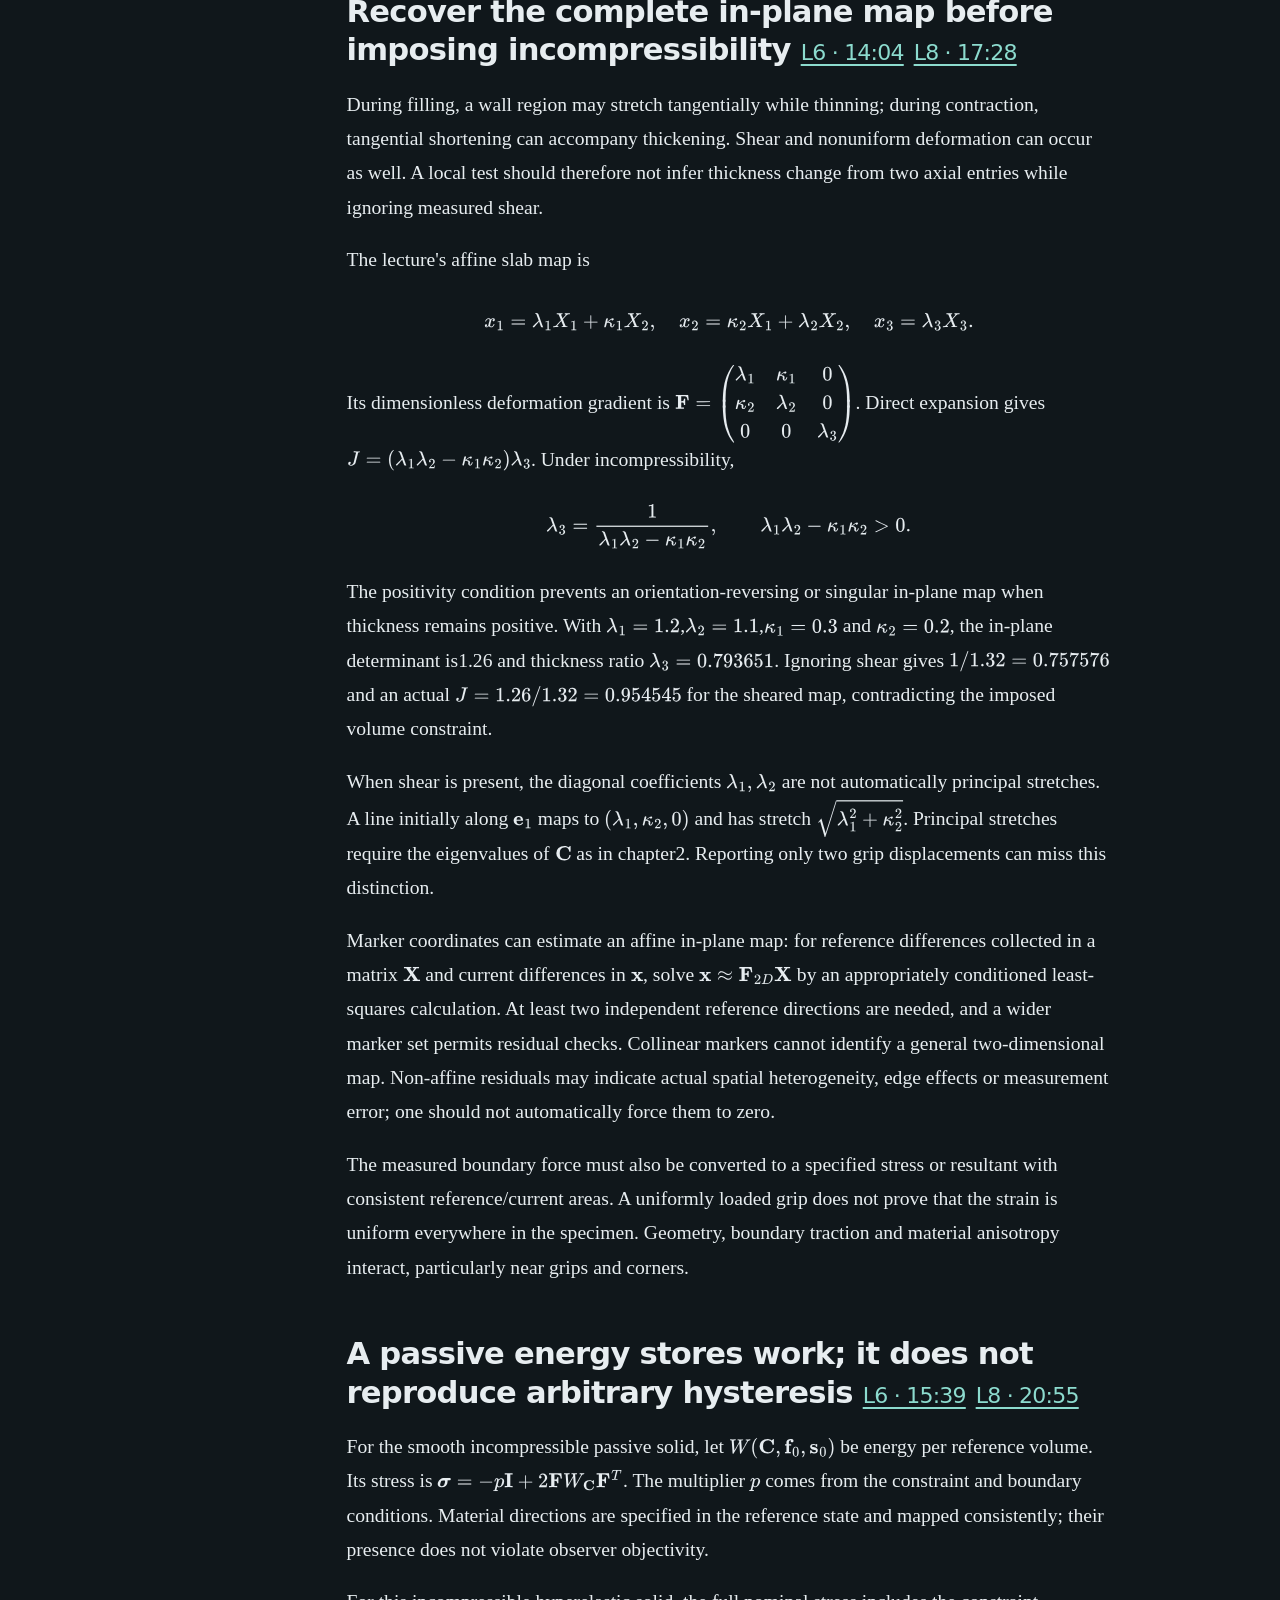
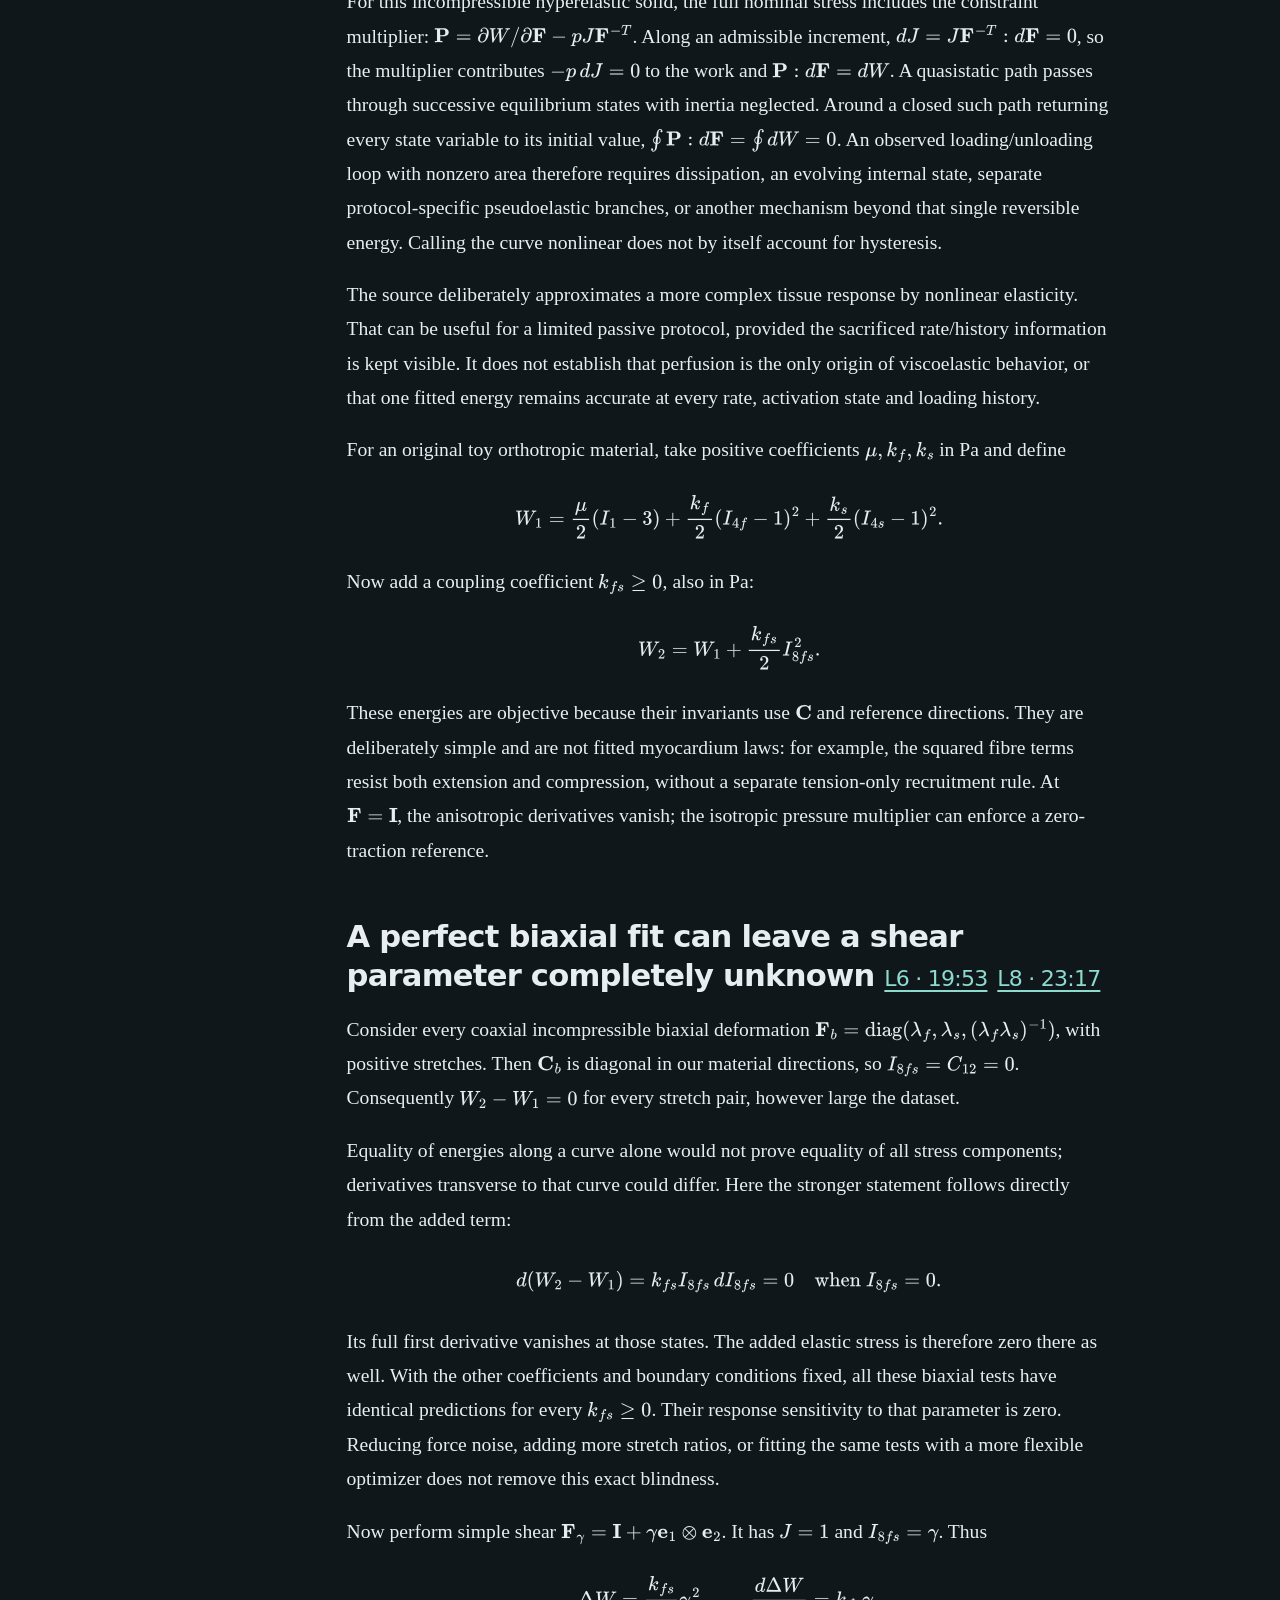
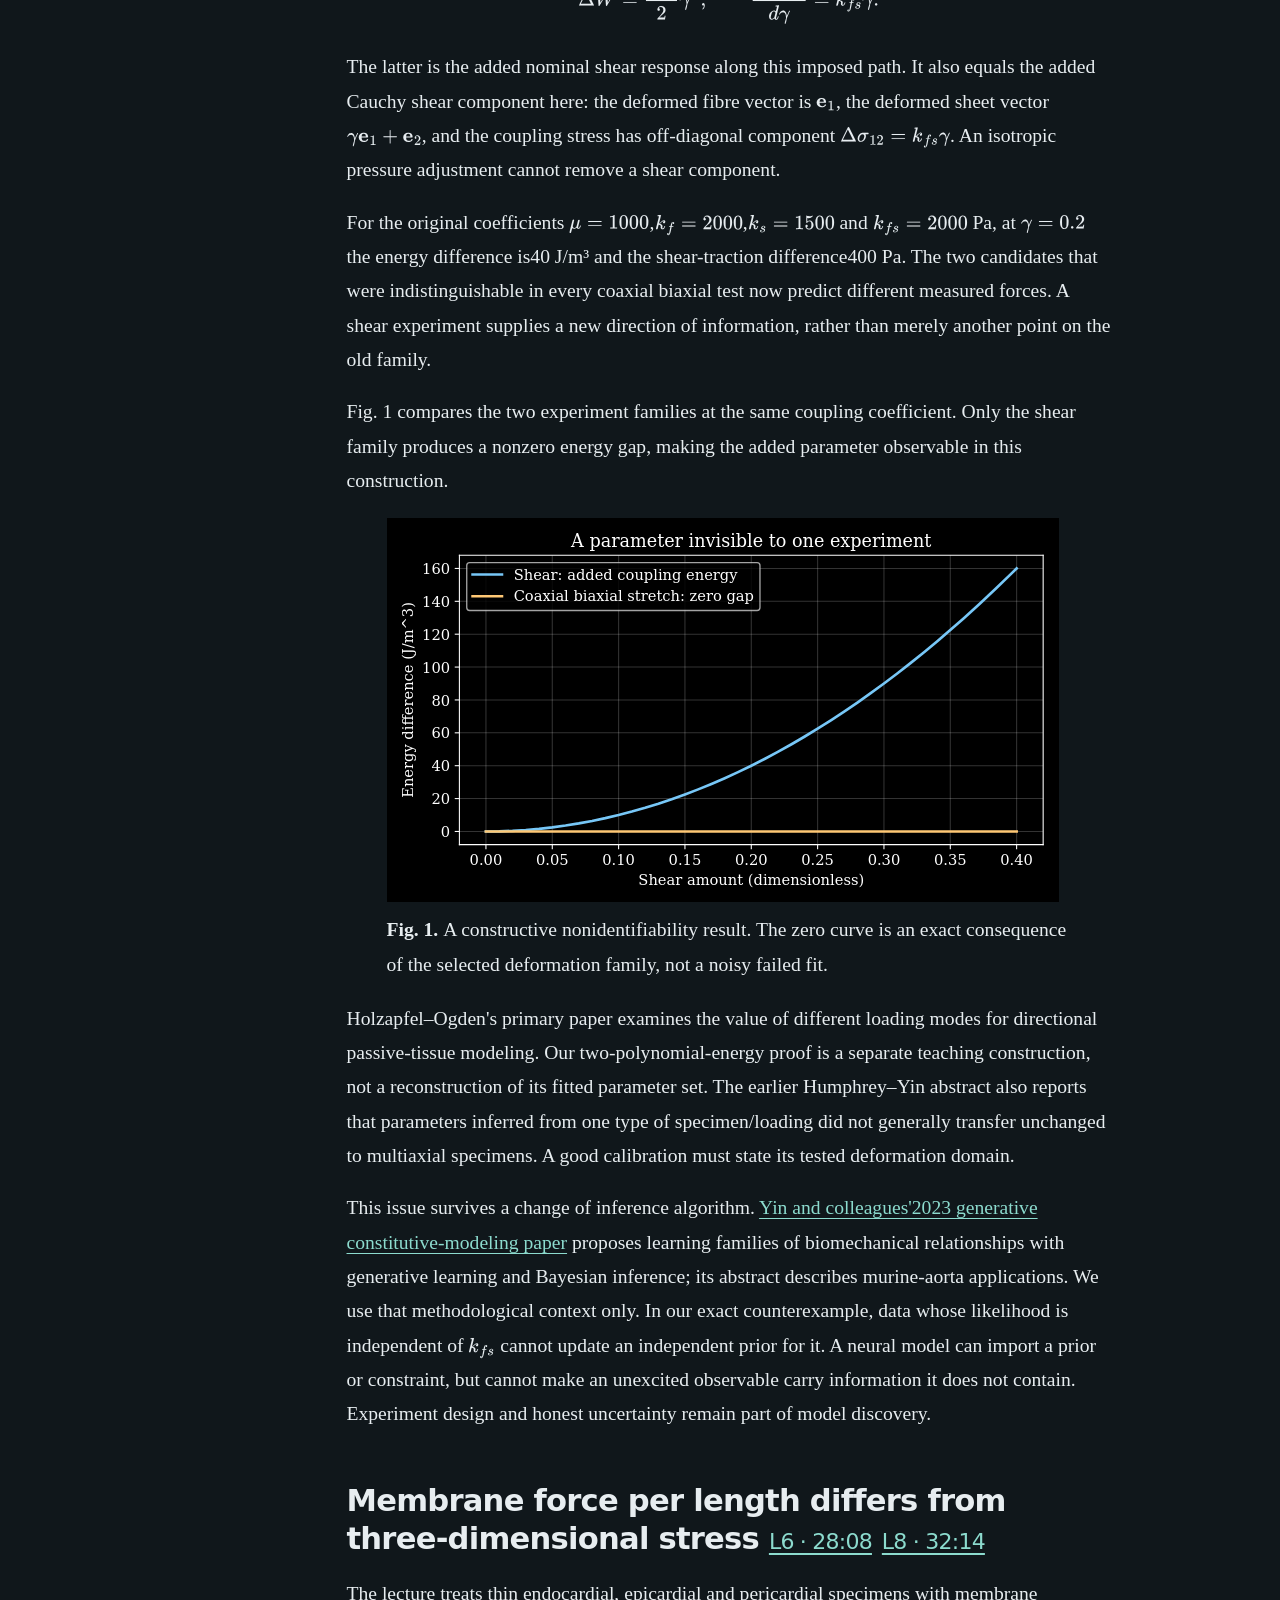
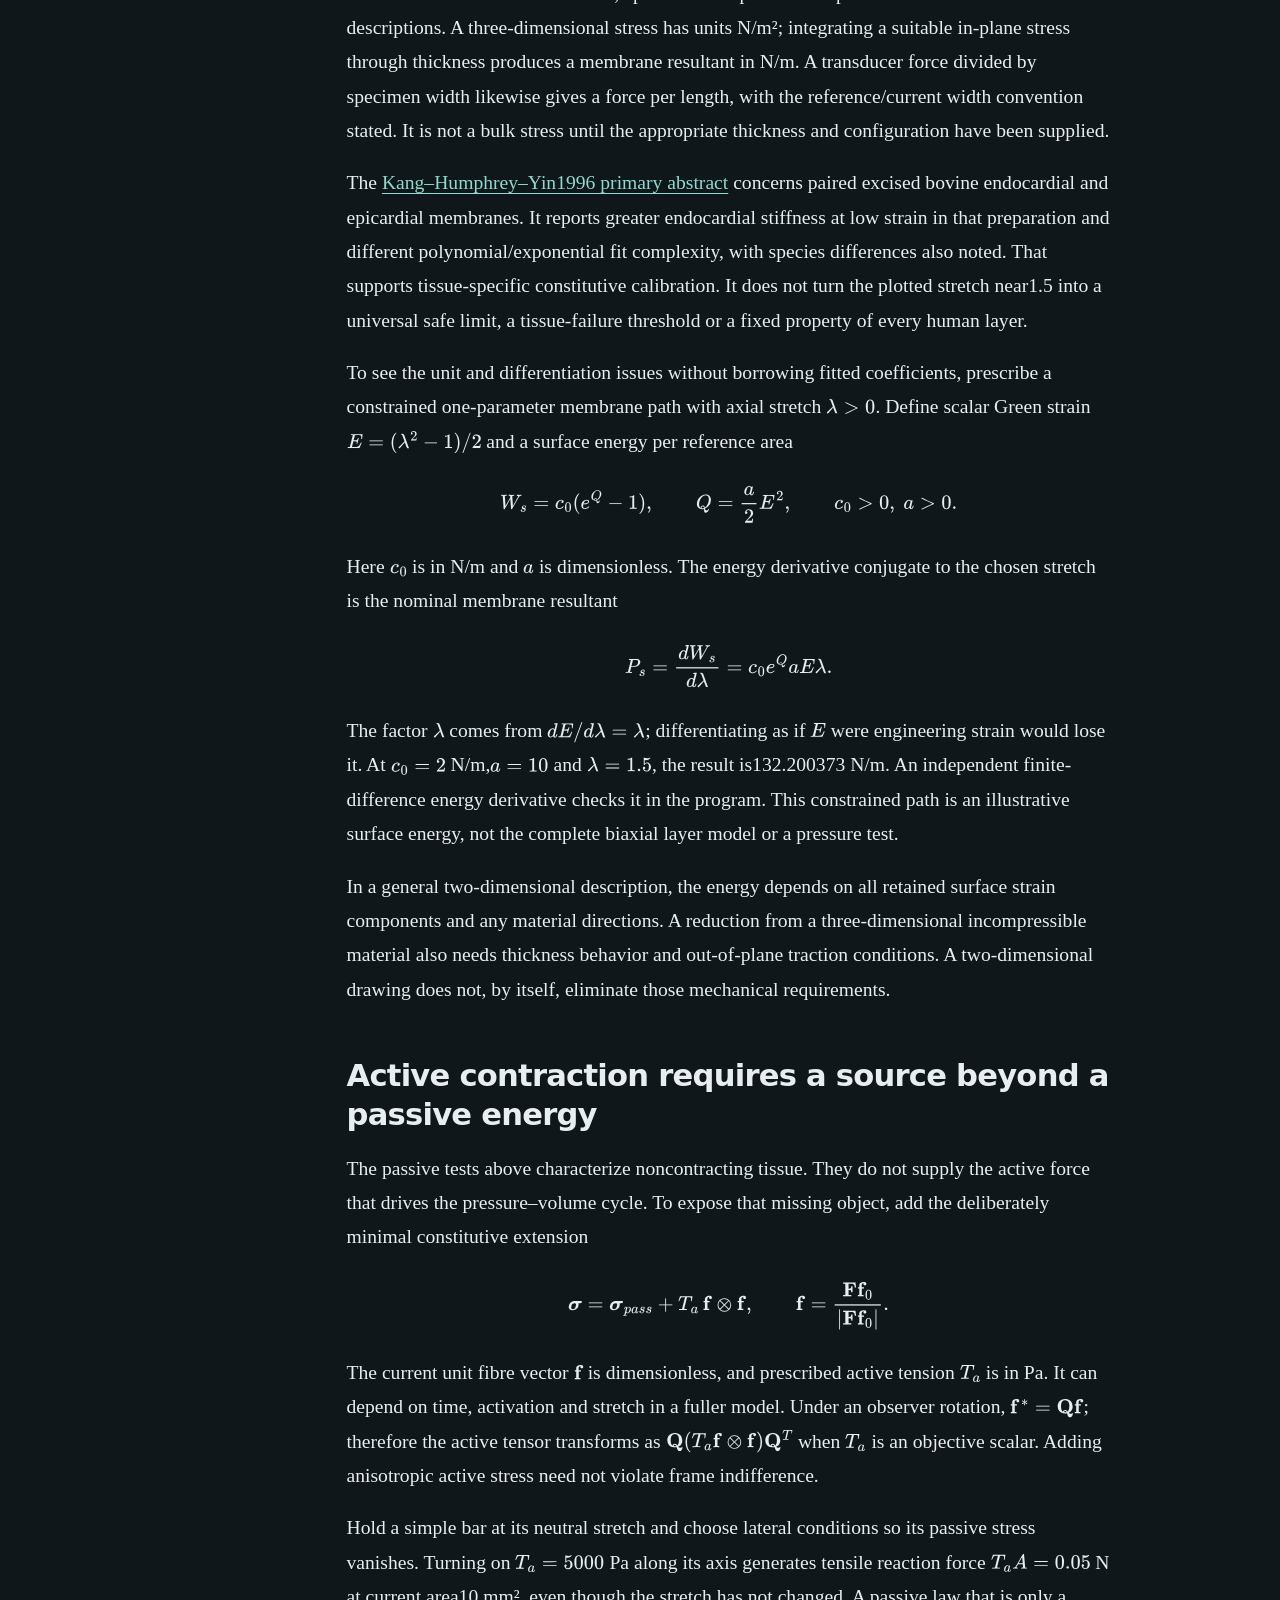
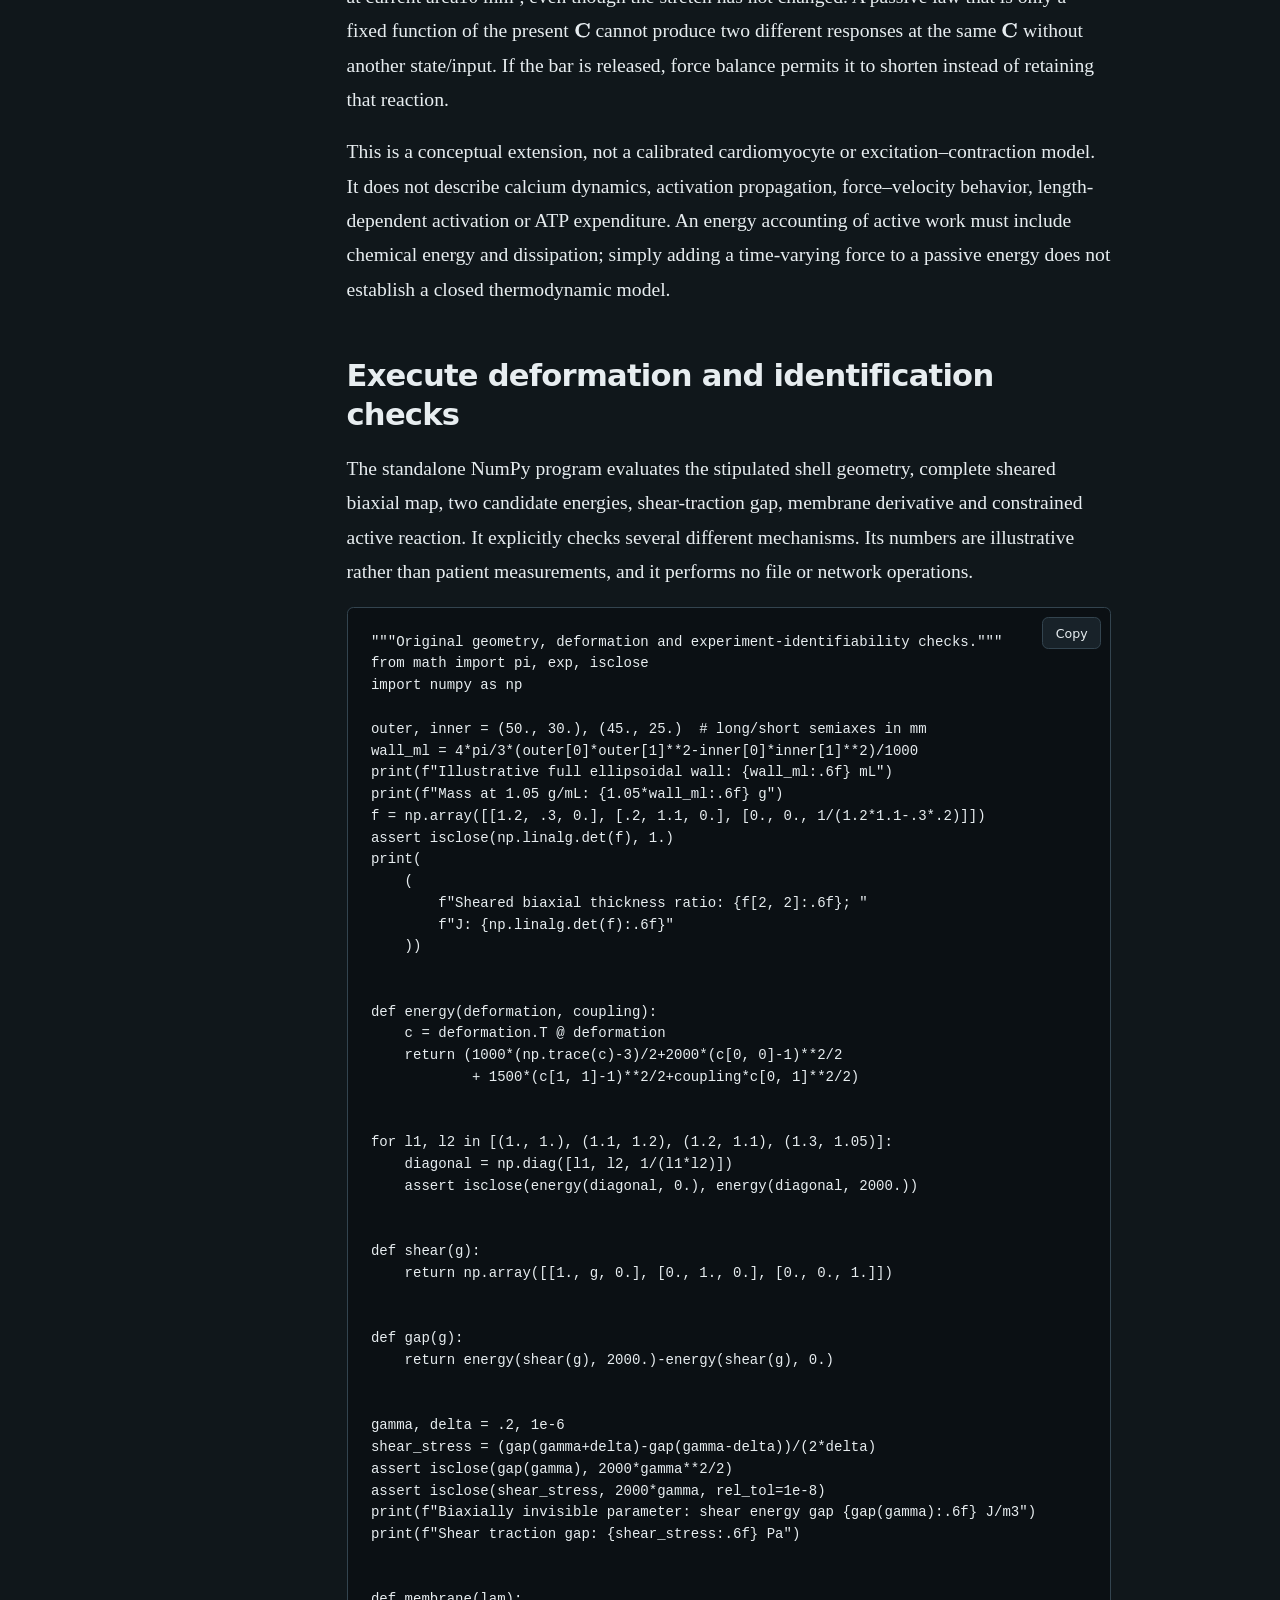
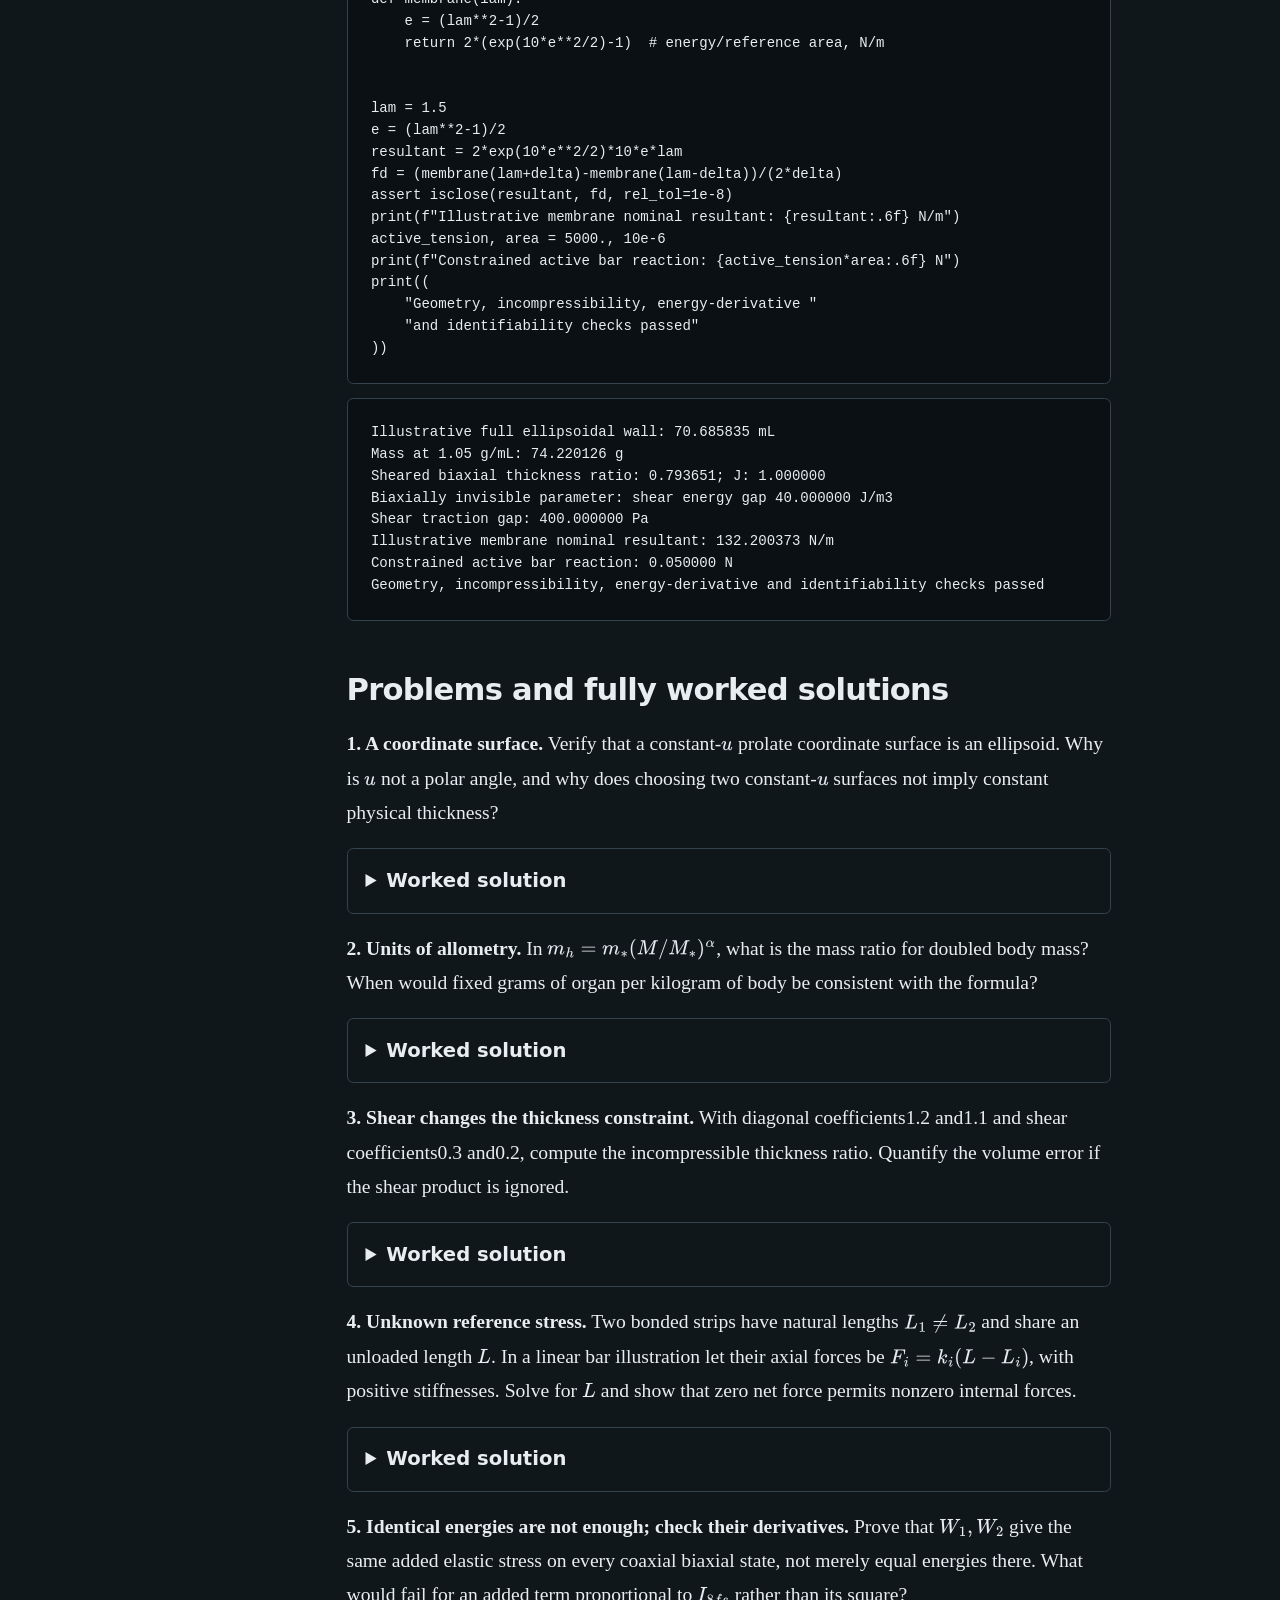
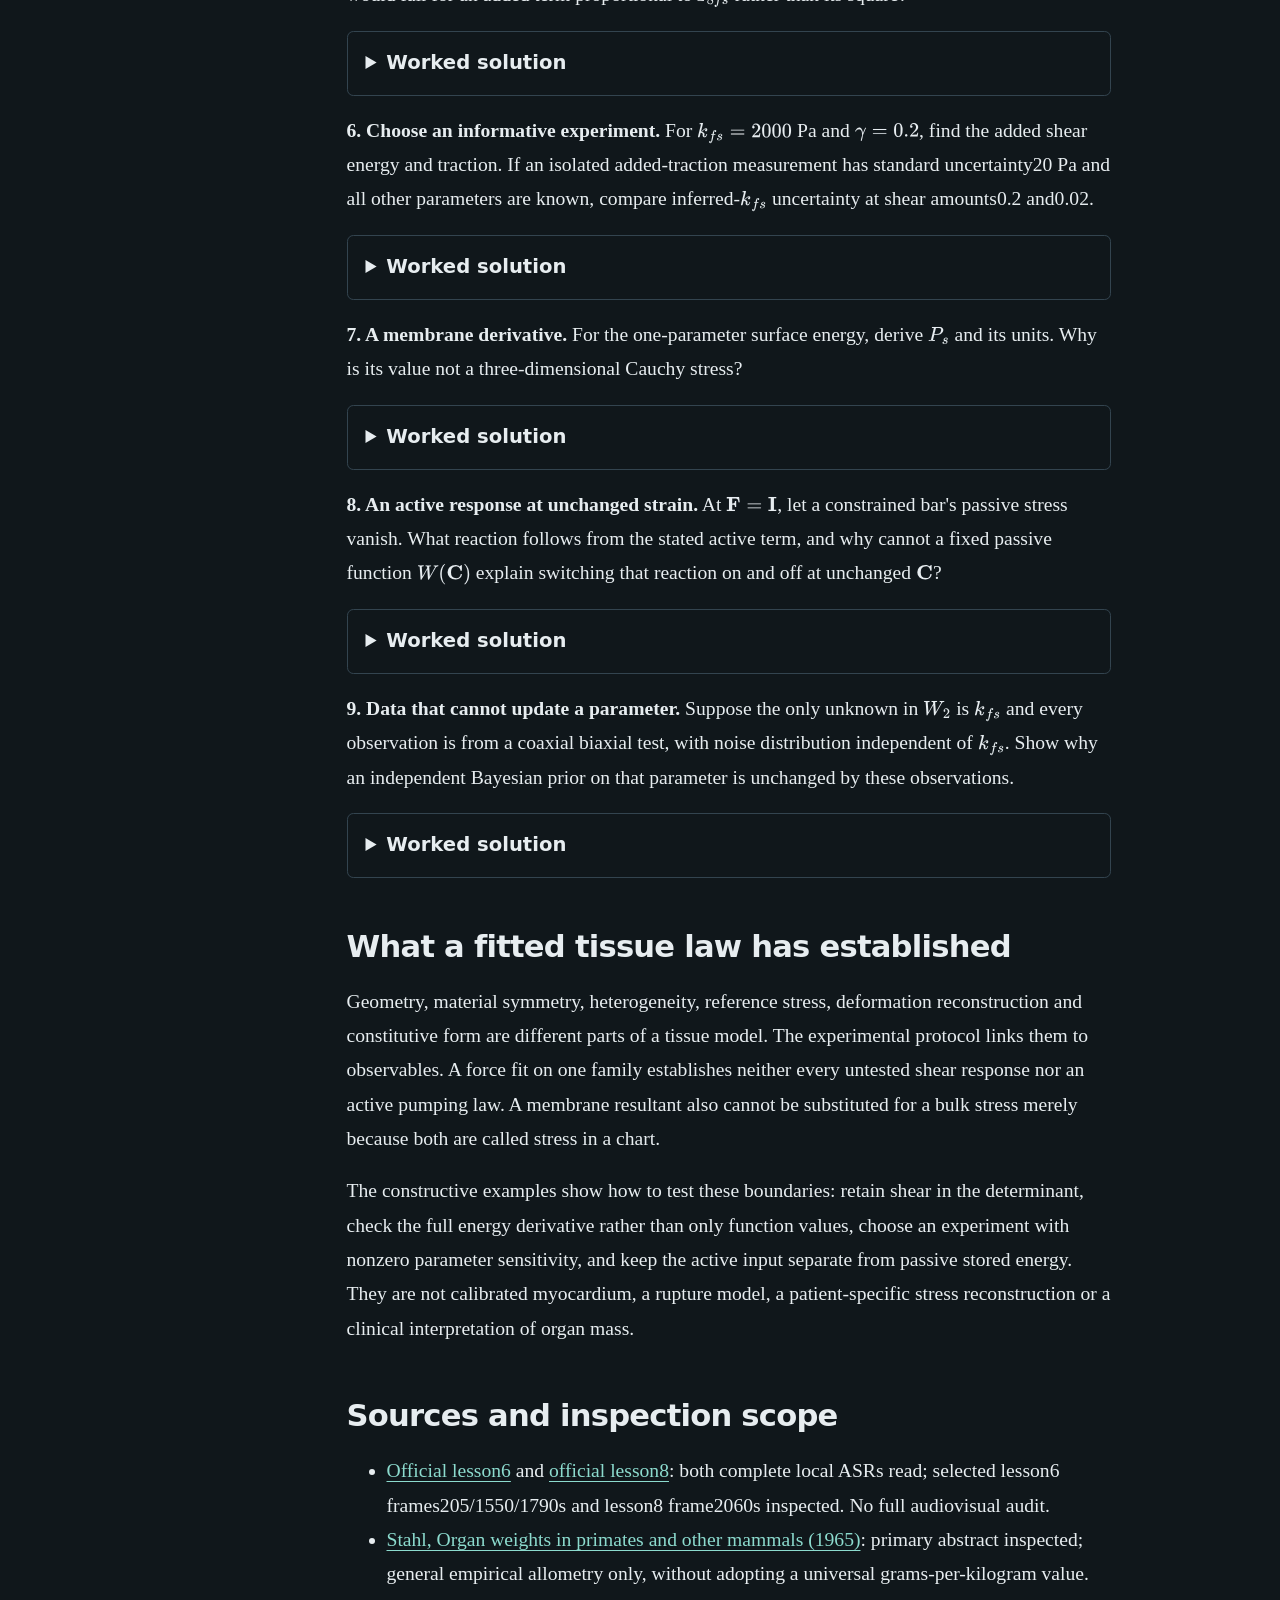
<file: chapter-04-myocardial-deformation-active-stress.html>
<!doctype html>
<html lang="en"><head><meta charset="utf-8"><meta name="viewport" content="width=device-width,initial-scale=1">
<meta name="color-scheme" content="dark light"><meta name="book-content-sha256" content="ef06ecc7777cfe3cfa97b42c3e873ba10c660d768556e59cbb4fb13cb898cc62">
<title>Myocardial deformation, anisotropy and active stress · Introduction to Cardiovascular Mechanics</title><link rel="stylesheet" href="assets/book.css">
<script>window.MathJax={tex:{inlineMath:[['$','$'],['\\(','\\)']],displayMath:[['$$','$$'],['\\[','\\]']],processEscapes:true},svg:{fontCache:'local'},options:{skipHtmlTags:['script','noscript','style','textarea','pre','code']}};</script>
<script defer src="assets/mathjax-tex-svg.js"></script><script defer src="assets/book.js"></script><script defer src="assets/vessel-lab.js"></script></head>
<body><a class="skip" href="#main">Skip to content</a><header class="site-header"><a class="brand" href="index.html">Introduction to Cardiovascular Mechanics · NPTEL IIT Hyderabad</a><nav class="course-nav" aria-label="Book"><a href="index.html">Chapters</a><a href="source-map.html">Source map</a><a href="references.html">References</a><a href="numerical-lab.html">Numerical lab</a></nav></header>
<div class="layout"><aside class="toc" id="chapter-toc" aria-label="On this page"><h2 id="toc-heading">On this page</h2></aside><main id="main"><div class="reading-tools" aria-label="Reading controls"><button id="theme-toggle" aria-pressed="false">Light theme</button><button id="text-toggle" aria-pressed="false">Larger text</button><button id="solutions-toggle" aria-pressed="false">Expand solutions</button><button id="print-page">Print with solutions</button></div>
<article id="chapter-content"><!-- BOOK-CONTENT-START --><h1 id="chapter-title">4. Myocardial deformation, anisotropy and active stress</h1>
<p class="lead">A tissue model fits every measured two-direction, or biaxial, stretching curve exactly. That still need not determine its response to shear. The experiment may never have excited the part of the energy that controls shear coupling. More measurements along the same deformation family cannot reveal a parameter to which every one of those measurements is blind.</p>
<p>Consider a slab of myocardial, or heart-muscle, tissue stretched independently along two fixed perpendicular material directions without shear. We call these coaxial biaxial tests. Reconstructing the slab's deformation and assigning material directions lets us compare two passive energies that agree on all such tests but disagree under shear. The recurring example connects geometry, tissue symmetry and testing protocol to a concrete question: what has the experiment identified? Membrane resultants, residual stress and active contraction then require separate mechanical descriptions.</p>
<aside class="source-note">Official lessons6 and8 supply ventricular geometry, allometry, tissue organization, near-incompressibility, residual stress, deformation, biaxial testing and membrane energies. Both full machine transcripts were read; selected geometry, marker-map and membrane-law frames were inspected. Active-stress and identifiability calculations are explicitly original extensions. The source's coordinates use hyperbolic functions, which speech recognition does not reliably distinguish from circular functions.</aside>

<h2 id="geometry">Geometry supplies a domain, not a constitutive law <a class="timestamp" href="https://www.youtube.com/watch?v=entWodZ5lrM&amp;t=48s">L6 · 00:48</a> <a class="timestamp" href="https://www.youtube.com/watch?v=gQtXtfIhgEM&amp;t=71s">L8 · 01:11</a></h2>
<p>The lecture idealizes the left ventricle as a thick-walled truncated ellipsoid, with the right ventricle represented by a crescent-like surrounding region. Such a domain can support a mechanical calculation without claiming to reproduce every anatomical detail. A chosen axis ratio, wall-thickness ratio or crescent extent belongs to the adopted geometry; it is not a universal constant of all human hearts.</p>
<p>A prolate spheroidal coordinate convention makes the ellipsoidal structure explicit. Let $d\gt0$ be a focal length, $u\gt0$ a dimensionless radial coordinate, $v\in[0,\pi]$ a polar angle and $\phi\in[0,2\pi)$ an azimuth. Set</p>
\[x_1=d\cosh u\cos v,\quad x_2=d\sinh u\sin v\cos\phi,\quad x_3=d\sinh u\sin v\sin\phi.\]
<p>At fixed $u$, substituting into the following expression gives one:</p>
\[\frac{x_1^2}{d^2\cosh^2u}+\frac{x_2^2+x_3^2}{d^2\sinh^2u}=1.\]
<p>The long and short semiaxes are $A=d\cosh u$ and $B=d\sinh u$, with $A^2-B^2=d^2$. The identity uses $\cosh^2u-\sinh^2u=1$. Replacing the hyperbolic functions by cosine and sine would describe a different coordinate map. Nested constant-$u$ surfaces are confocal ellipsoids; their physical separation is not generally one constant wall thickness. Truncating the domain also changes its volume relative to the complete ellipsoid.</p>
<p>For a deliberately simpler full ellipsoidal shell, volume is $V_w=(4\pi/3)(A_oB_o^2-A_iB_i^2)$. Outer semiaxes50 and30 mm and inner semiaxes45 and25 mm give70.6858 mL of wall. At an illustrative density1.05 g/mL, mass is74.2201 g. This is the mass of that specified shell, not the predicted mass of a whole human heart with atria, vessels and a different geometry.</p>
<p>The lecture also introduces allometry. A dimensionally transparent version is $m_h=m_*(M/M_*)^\alpha$, where body mass $M$ is compared with reference mass $M_*$, and $m_*$ is a fitted organ mass. The <a href="https://pubmed.ncbi.nlm.nih.gov/5843618/">Stahl1965 primary record</a> describes organ/body-mass power relations across mammals. Constant grams of heart per kilogram of body follows only when $\alpha=1$ within the relevant fit. A cross-species empirical relation and a person's measured anatomy answer different questions; a heavier person need not be represented by a uniformly magnified copy of the same heart.</p>

<h2 id="symmetry">Material symmetry is a transformation statement <a class="timestamp" href="https://www.youtube.com/watch?v=entWodZ5lrM&amp;t=299s">L6 · 04:59</a> <a class="timestamp" href="https://www.youtube.com/watch?v=gQtXtfIhgEM&amp;t=251s">L8 · 04:11</a></h2>
<p>Isotropy means that rotating material directions relative to a prescribed deformation does not change the constitutive response. Transverse isotropy retains one preferred material axis but requires rotational symmetry throughout the plane perpendicular to it. Merely finding the same modulus along two selected directions is insufficient to establish all those symmetries. Orthotropy has three mutually orthogonal material symmetry directions/planes and permits distinct responses associated with them. It is more specific than the statement that properties differ in three arbitrary directions.</p>
<p>At a material point, define orthonormal reference directions $\mathbf f_0,\mathbf s_0,\mathbf n_0$ for fibre, sheet and sheet-normal organization. A spatially varying fibre field might be $\mathbf f_0(X_3)=\cos\theta(X_3)\mathbf e_1+\sin\theta(X_3)\mathbf e_2$. Its changing angle describes structural variation through the wall. Heterogeneity concerns variation with position; anisotropy concerns dependence on direction at one position. A homogeneous anisotropic slab and a heterogeneous isotropic slab are both possible mathematical materials.</p>
<p>The <a href="https://pubmed.ncbi.nlm.nih.gov/3695429/">Humphrey–Yin1987 primary abstract</a> reports a nearly transversely isotropic local approximation for particular passive cardiac experiments and strain histories. The <a href="https://biomechanics.stanford.edu/me338_09/me338_h04.pdf">Holzapfel–Ogden2009 paper</a> develops a structure-based orthotropic description that includes sheet-related response. Those are modeling statements tied to tissue structure and tested deformations, rather than consequences of seeing one visible fibre direction.</p>
<p>Stacking layers with different preferred directions does not, by itself, prove that the resulting effective material is orthotropic. For example, a balanced pair at angles $+\theta$ and $-\theta$, with equal weights and symmetric geometry, can cancel contributions odd under an in-plane reflection. Unequal layer weights need not cancel them. The orientation distribution, weights and other structure determine the effective symmetry. A changing fibre angle and an asserted symmetry class therefore require separate evidence.</p>
<p>For our running slab take $\mathbf f_0=\mathbf e_1$ and $\mathbf s_0=\mathbf e_2$, using orthonormal Cartesian basis vectors. Let $\mathbf F=\partial\mathbf x/\partial\mathbf X$ be the dimensionless deformation gradient from reference position $\mathbf X$ to current position $\mathbf x$, and set $\mathbf C=\mathbf F^T\mathbf F$. Relevant dimensionless invariants are $I_1=\operatorname{tr}\mathbf C$, $I_{4f}=\mathbf f_0\cdot\mathbf C\mathbf f_0$, $I_{4s}=\mathbf s_0\cdot\mathbf C\mathbf s_0$, and $I_{8fs}=\mathbf f_0\cdot\mathbf C\mathbf s_0$. Fibre stretch is $\lambda_f=\sqrt{I_{4f}}$. The last invariant measures the dot product of deformed reference unit fibre and sheet vectors; it is zero when those deformed vectors remain perpendicular.</p>

<h2 id="reference-state">Unloaded tissue need not be stress-free <a class="timestamp" href="https://www.youtube.com/watch?v=entWodZ5lrM&amp;t=674s">L6 · 11:14</a> <a class="timestamp" href="https://www.youtube.com/watch?v=gQtXtfIhgEM&amp;t=898s">L8 · 14:58</a></h2>
<p>Near-incompressibility means the material's volume changes little under the conditions modeled. In a small-strain isotropic comparison, a bulk modulus $K$ much larger than shear modulus $\mu$ makes volumetric strain small relative to typical distortional strains. Under uniform compressive pressure $p$, the linearized estimate is $\Delta V/V\simeq-p/K$. With illustrative $K=10\,\mathrm{MPa}$ and $p=10\,\mathrm{kPa}$, its magnitude is0.001. This does not establish a universal ratio for every perfused myocardial specimen.</p>
<p>The unperfused-tissue approximation suppresses complications from changing vascular blood content. Unperfused means blood is not being driven through the tissue; it is an experimental state, not a definition that the organism must be dead. Perfused tissue can exchange and redistribute fluid, and the scale and timescale of the experiment matter. We impose $J=1$ in the slab model below as an explicit constitutive/kinematic approximation.</p>
<p>Residual stress remains after external loads have been removed. Imagine two bonded elastic strips with different stress-free lengths. Their common unloaded length can leave one in tension and the other in compression, with equal and opposite resultant forces. Cutting or separating them releases deformation even though the composite had no net applied force. Internal equilibrium does not require every local stress to vanish.</p>
<p>The <a href="https://pubmed.ncbi.nlm.nih.gov/2295143/">Omens–Fung1990 study</a> measured deformation after radial cuts in arrested rat ventricular rings, using markers and image coordinates. Its primary abstract explicitly distinguishes unloaded and released configurations. This supports residual-strain evidence in the studied preparation, not a universal numerical human residual-stress profile. A small additional deformation after another cut is evidence about that release protocol; it is not a general proof that every three-dimensional stress component has vanished.</p>
<p>Consequently, selecting an imaged unloaded configuration as $\mathbf F=\mathbf I$ does not establish $\boldsymbol\sigma=0$ there. A model must account for residual stress through a suitable reference construction, initial-stress formulation or other explicitly consistent approach. Fitting a stress-free hyperelastic energy to data measured from a residually stressed reference can absorb the mismatch into parameters and then fail under another loading path.</p>

<h2 id="slab-map">Recover the complete in-plane map before imposing incompressibility <a class="timestamp" href="https://www.youtube.com/watch?v=entWodZ5lrM&amp;t=844s">L6 · 14:04</a> <a class="timestamp" href="https://www.youtube.com/watch?v=gQtXtfIhgEM&amp;t=1048s">L8 · 17:28</a></h2>
<p>During filling, a wall region may stretch tangentially while thinning; during contraction, tangential shortening can accompany thickening. Shear and nonuniform deformation can occur as well. A local test should therefore not infer thickness change from two axial entries while ignoring measured shear.</p>
<p>The lecture's affine slab map is</p>
\[x_1=\lambda_1X_1+\kappa_1X_2,\quad x_2=\kappa_2X_1+\lambda_2X_2,\quad x_3=\lambda_3X_3.\]
<p>Its dimensionless deformation gradient is $\mathbf F=\begin{pmatrix}\lambda_1&\kappa_1&0\\\kappa_2&\lambda_2&0\\0&0&\lambda_3\end{pmatrix}$. Direct expansion gives $J=(\lambda_1\lambda_2-\kappa_1\kappa_2)\lambda_3$. Under incompressibility,</p>
\[\lambda_3=\frac{1}{\lambda_1\lambda_2-\kappa_1\kappa_2},\qquad\lambda_1\lambda_2-\kappa_1\kappa_2\gt0.\]
<p>The positivity condition prevents an orientation-reversing or singular in-plane map when thickness remains positive. With $\lambda_1=1.2$,$\lambda_2=1.1$,$\kappa_1=0.3$ and $\kappa_2=0.2$, the in-plane determinant is1.26 and thickness ratio $\lambda_3=0.793651$. Ignoring shear gives $1/1.32=0.757576$ and an actual $J=1.26/1.32=0.954545$ for the sheared map, contradicting the imposed volume constraint.</p>
<p>When shear is present, the diagonal coefficients $\lambda_1,\lambda_2$ are not automatically principal stretches. A line initially along $\mathbf e_1$ maps to $(\lambda_1,\kappa_2,0)$ and has stretch $\sqrt{\lambda_1^2+\kappa_2^2}$. Principal stretches require the eigenvalues of $\mathbf C$ as in chapter2. Reporting only two grip displacements can miss this distinction.</p>
<p>Marker coordinates can estimate an affine in-plane map: for reference differences collected in a matrix $\mathbf X$ and current differences in $\mathbf x$, solve $\mathbf x\approx\mathbf F_{2D}\mathbf X$ by an appropriately conditioned least-squares calculation. At least two independent reference directions are needed, and a wider marker set permits residual checks. Collinear markers cannot identify a general two-dimensional map. Non-affine residuals may indicate actual spatial heterogeneity, edge effects or measurement error; one should not automatically force them to zero.</p>
<p>The measured boundary force must also be converted to a specified stress or resultant with consistent reference/current areas. A uniformly loaded grip does not prove that the strain is uniform everywhere in the specimen. Geometry, boundary traction and material anisotropy interact, particularly near grips and corners.</p>

<h2 id="passive-energy">A passive energy stores work; it does not reproduce arbitrary hysteresis <a class="timestamp" href="https://www.youtube.com/watch?v=entWodZ5lrM&amp;t=939s">L6 · 15:39</a> <a class="timestamp" href="https://www.youtube.com/watch?v=gQtXtfIhgEM&amp;t=1255s">L8 · 20:55</a></h2>
<p>For the smooth incompressible passive solid, let $W(\mathbf C,\mathbf f_0,\mathbf s_0)$ be energy per reference volume. Its stress is $\boldsymbol\sigma=-p\mathbf I+2\mathbf F W_{\mathbf C}\mathbf F^T$. The multiplier $p$ comes from the constraint and boundary conditions. Material directions are specified in the reference state and mapped consistently; their presence does not violate observer objectivity.</p>
<p>For this incompressible hyperelastic solid, the full nominal stress includes the constraint multiplier: $\mathbf P=\partial W/\partial\mathbf F-pJ\mathbf F^{-T}$. Along an admissible increment, $dJ=J\mathbf F^{-T}:d\mathbf F=0$, so the multiplier contributes $-p\,dJ=0$ to the work and $\mathbf P:d\mathbf F=dW$. A quasistatic path passes through successive equilibrium states with inertia neglected. Around a closed such path returning every state variable to its initial value, $\oint\mathbf P:d\mathbf F=\oint dW=0$. An observed loading/unloading loop with nonzero area therefore requires dissipation, an evolving internal state, separate protocol-specific pseudoelastic branches, or another mechanism beyond that single reversible energy. Calling the curve nonlinear does not by itself account for hysteresis.</p>
<p>The source deliberately approximates a more complex tissue response by nonlinear elasticity. That can be useful for a limited passive protocol, provided the sacrificed rate/history information is kept visible. It does not establish that perfusion is the only origin of viscoelastic behavior, or that one fitted energy remains accurate at every rate, activation state and loading history.</p>
<p>For an original toy orthotropic material, take positive coefficients $\mu,k_f,k_s$ in Pa and define</p>
\[W_1=\frac{\mu}{2}(I_1-3)+\frac{k_f}{2}(I_{4f}-1)^2+\frac{k_s}{2}(I_{4s}-1)^2.\]
<p>Now add a coupling coefficient $k_{fs}\ge0$, also in Pa:</p>
\[W_2=W_1+\frac{k_{fs}}{2}I_{8fs}^2.\]
<p>These energies are objective because their invariants use $\mathbf C$ and reference directions. They are deliberately simple and are not fitted myocardium laws: for example, the squared fibre terms resist both extension and compression, without a separate tension-only recruitment rule. At $\mathbf F=\mathbf I$, the anisotropic derivatives vanish; the isotropic pressure multiplier can enforce a zero-traction reference.</p>

<h2 id="identifiability">A perfect biaxial fit can leave a shear parameter completely unknown <a class="timestamp" href="https://www.youtube.com/watch?v=entWodZ5lrM&amp;t=1193s">L6 · 19:53</a> <a class="timestamp" href="https://www.youtube.com/watch?v=gQtXtfIhgEM&amp;t=1397s">L8 · 23:17</a></h2>
<p>Consider every coaxial incompressible biaxial deformation $\mathbf F_b=\operatorname{diag}(\lambda_f,\lambda_s,(\lambda_f\lambda_s)^{-1})$, with positive stretches. Then $\mathbf C_b$ is diagonal in our material directions, so $I_{8fs}=C_{12}=0$. Consequently $W_2-W_1=0$ for every stretch pair, however large the dataset.</p>
<p>Equality of energies along a curve alone would not prove equality of all stress components; derivatives transverse to that curve could differ. Here the stronger statement follows directly from the added term:</p>
\[d(W_2-W_1)=k_{fs}I_{8fs}\,dI_{8fs}=0\quad\hbox{when }I_{8fs}=0.\]
<p>Its full first derivative vanishes at those states. The added elastic stress is therefore zero there as well. With the other coefficients and boundary conditions fixed, all these biaxial tests have identical predictions for every $k_{fs}\ge0$. Their response sensitivity to that parameter is zero. Reducing force noise, adding more stretch ratios, or fitting the same tests with a more flexible optimizer does not remove this exact blindness.</p>
<p>Now perform simple shear $\mathbf F_\gamma=\mathbf I+\gamma\mathbf e_1\otimes\mathbf e_2$. It has $J=1$ and $I_{8fs}=\gamma$. Thus</p>
\[\Delta W=\frac{k_{fs}}2\gamma^2,\qquad\frac{d\Delta W}{d\gamma}=k_{fs}\gamma.\]
<p>The latter is the added nominal shear response along this imposed path. It also equals the added Cauchy shear component here: the deformed fibre vector is $\mathbf e_1$, the deformed sheet vector $\gamma\mathbf e_1+\mathbf e_2$, and the coupling stress has off-diagonal component $\Delta\sigma_{12}=k_{fs}\gamma$. An isotropic pressure adjustment cannot remove a shear component.</p>
<p>For the original coefficients $\mu=1000$,$k_f=2000$,$k_s=1500$ and $k_{fs}=2000$ Pa, at $\gamma=0.2$ the energy difference is40 J/m³ and the shear-traction difference400 Pa. The two candidates that were indistinguishable in every coaxial biaxial test now predict different measured forces. A shear experiment supplies a new direction of information, rather than merely another point on the old family.</p>
<p>Fig. 1 compares the two experiment families at the same coupling coefficient. Only the shear family produces a nonzero energy gap, making the added parameter observable in this construction.</p>
<figure id="identifiability-figure"><img src="assets/identifiability.svg" alt="Original energy-gap calculation: coupling contributes zero in coaxial biaxial stretch and grows quadratically in simple shear."><figcaption>A constructive nonidentifiability result. The zero curve is an exact consequence of the selected deformation family, not a noisy failed fit.</figcaption></figure>
<p>Holzapfel–Ogden's primary paper examines the value of different loading modes for directional passive-tissue modeling. Our two-polynomial-energy proof is a separate teaching construction, not a reconstruction of its fitted parameter set. The earlier Humphrey–Yin abstract also reports that parameters inferred from one type of specimen/loading did not generally transfer unchanged to multiaxial specimens. A good calibration must state its tested deformation domain.</p>
<p>This issue survives a change of inference algorithm. <a href="https://arxiv.org/abs/2305.03184">Yin and colleagues'2023 generative constitutive-modeling paper</a> proposes learning families of biomechanical relationships with generative learning and Bayesian inference; its abstract describes murine-aorta applications. We use that methodological context only. In our exact counterexample, data whose likelihood is independent of $k_{fs}$ cannot update an independent prior for it. A neural model can import a prior or constraint, but cannot make an unexcited observable carry information it does not contain. Experiment design and honest uncertainty remain part of model discovery.</p>

<h2 id="membranes">Membrane force per length differs from three-dimensional stress <a class="timestamp" href="https://www.youtube.com/watch?v=entWodZ5lrM&amp;t=1688s">L6 · 28:08</a> <a class="timestamp" href="https://www.youtube.com/watch?v=gQtXtfIhgEM&amp;t=1934s">L8 · 32:14</a></h2>
<p>The lecture treats thin endocardial, epicardial and pericardial specimens with membrane descriptions. A three-dimensional stress has units N/m²; integrating a suitable in-plane stress through thickness produces a membrane resultant in N/m. A transducer force divided by specimen width likewise gives a force per length, with the reference/current width convention stated. It is not a bulk stress until the appropriate thickness and configuration have been supplied.</p>
<p>The <a href="https://pubmed.ncbi.nlm.nih.gov/8764270/">Kang–Humphrey–Yin1996 primary abstract</a> concerns paired excised bovine endocardial and epicardial membranes. It reports greater endocardial stiffness at low strain in that preparation and different polynomial/exponential fit complexity, with species differences also noted. That supports tissue-specific constitutive calibration. It does not turn the plotted stretch near1.5 into a universal safe limit, a tissue-failure threshold or a fixed property of every human layer.</p>
<p>To see the unit and differentiation issues without borrowing fitted coefficients, prescribe a constrained one-parameter membrane path with axial stretch $\lambda\gt0$. Define scalar Green strain $E=(\lambda^2-1)/2$ and a surface energy per reference area</p>
\[W_s=c_0(e^Q-1),\qquad Q=\frac a2 E^2,\qquad c_0\gt0,\ a\gt0.\]
<p>Here $c_0$ is in N/m and $a$ is dimensionless. The energy derivative conjugate to the chosen stretch is the nominal membrane resultant</p>
\[P_s=\frac{dW_s}{d\lambda}=c_0e^Q a E\lambda.\]
<p>The factor $\lambda$ comes from $dE/d\lambda=\lambda$; differentiating as if $E$ were engineering strain would lose it. At $c_0=2$ N/m,$a=10$ and $\lambda=1.5$, the result is132.200373 N/m. An independent finite-difference energy derivative checks it in the program. This constrained path is an illustrative surface energy, not the complete biaxial layer model or a pressure test.</p>
<p>In a general two-dimensional description, the energy depends on all retained surface strain components and any material directions. A reduction from a three-dimensional incompressible material also needs thickness behavior and out-of-plane traction conditions. A two-dimensional drawing does not, by itself, eliminate those mechanical requirements.</p>

<h2 id="active">Active contraction requires a source beyond a passive energy</h2>
<p>The passive tests above characterize noncontracting tissue. They do not supply the active force that drives the pressure–volume cycle. To expose that missing object, add the deliberately minimal constitutive extension</p>
\[\boldsymbol\sigma=\boldsymbol\sigma_{pass}+T_a\,\mathbf f\otimes\mathbf f,\qquad\mathbf f=\frac{\mathbf F\mathbf f_0}{|\mathbf F\mathbf f_0|}.\]
<p>The current unit fibre vector $\mathbf f$ is dimensionless, and prescribed active tension $T_a$ is in Pa. It can depend on time, activation and stretch in a fuller model. Under an observer rotation, $\mathbf f^*=\mathbf Q\mathbf f$; therefore the active tensor transforms as $\mathbf Q(T_a\mathbf f\otimes\mathbf f)\mathbf Q^T$ when $T_a$ is an objective scalar. Adding anisotropic active stress need not violate frame indifference.</p>
<p>Hold a simple bar at its neutral stretch and choose lateral conditions so its passive stress vanishes. Turning on $T_a=5000$ Pa along its axis generates tensile reaction force $T_aA=0.05$ N at current area10 mm², even though the stretch has not changed. A passive law that is only a fixed function of the present $\mathbf C$ cannot produce two different responses at the same $\mathbf C$ without another state/input. If the bar is released, force balance permits it to shorten instead of retaining that reaction.</p>
<p>This is a conceptual extension, not a calibrated cardiomyocyte or excitation–contraction model. It does not describe calcium dynamics, activation propagation, force–velocity behavior, length-dependent activation or ATP expenditure. An energy accounting of active work must include chemical energy and dissipation; simply adding a time-varying force to a passive energy does not establish a closed thermodynamic model.</p>

<h2 id="code">Execute deformation and identification checks</h2>
<p>The standalone NumPy program evaluates the stipulated shell geometry, complete sheared biaxial map, two candidate energies, shear-traction gap, membrane derivative and constrained active reaction. It explicitly checks several different mechanisms. Its numbers are illustrative rather than patient measurements, and it performs no file or network operations.</p>
<pre data-run="tissue"><code>"""Original geometry, deformation and experiment-identifiability checks."""
from math import pi, exp, isclose
import numpy as np

outer, inner = (50., 30.), (45., 25.)  # long/short semiaxes in mm
wall_ml = 4*pi/3*(outer[0]*outer[1]**2-inner[0]*inner[1]**2)/1000
print(f"Illustrative full ellipsoidal wall: {wall_ml:.6f} mL")
print(f"Mass at 1.05 g/mL: {1.05*wall_ml:.6f} g")
f = np.array([[1.2, .3, 0.], [.2, 1.1, 0.], [0., 0., 1/(1.2*1.1-.3*.2)]])
assert isclose(np.linalg.det(f), 1.)
print(
    (
        f"Sheared biaxial thickness ratio: {f[2, 2]:.6f}; "
        f"J: {np.linalg.det(f):.6f}"
    ))


def energy(deformation, coupling):
    c = deformation.T @ deformation
    return (1000*(np.trace(c)-3)/2+2000*(c[0, 0]-1)**2/2
            + 1500*(c[1, 1]-1)**2/2+coupling*c[0, 1]**2/2)


for l1, l2 in [(1., 1.), (1.1, 1.2), (1.2, 1.1), (1.3, 1.05)]:
    diagonal = np.diag([l1, l2, 1/(l1*l2)])
    assert isclose(energy(diagonal, 0.), energy(diagonal, 2000.))


def shear(g):
    return np.array([[1., g, 0.], [0., 1., 0.], [0., 0., 1.]])


def gap(g):
    return energy(shear(g), 2000.)-energy(shear(g), 0.)


gamma, delta = .2, 1e-6
shear_stress = (gap(gamma+delta)-gap(gamma-delta))/(2*delta)
assert isclose(gap(gamma), 2000*gamma**2/2)
assert isclose(shear_stress, 2000*gamma, rel_tol=1e-8)
print(f"Biaxially invisible parameter: shear energy gap {gap(gamma):.6f} J/m3")
print(f"Shear traction gap: {shear_stress:.6f} Pa")


def membrane(lam):
    e = (lam**2-1)/2
    return 2*(exp(10*e**2/2)-1)  # energy/reference area, N/m


lam = 1.5
e = (lam**2-1)/2
resultant = 2*exp(10*e**2/2)*10*e*lam
fd = (membrane(lam+delta)-membrane(lam-delta))/(2*delta)
assert isclose(resultant, fd, rel_tol=1e-8)
print(f"Illustrative membrane nominal resultant: {resultant:.6f} N/m")
active_tension, area = 5000., 10e-6
print(f"Constrained active bar reaction: {active_tension*area:.6f} N")
print((
    "Geometry, incompressibility, energy-derivative "
    "and identifiability checks passed"
))
</code></pre>
<pre data-output="tissue">Illustrative full ellipsoidal wall: 70.685835 mL
Mass at 1.05 g/mL: 74.220126 g
Sheared biaxial thickness ratio: 0.793651; J: 1.000000
Biaxially invisible parameter: shear energy gap 40.000000 J/m3
Shear traction gap: 400.000000 Pa
Illustrative membrane nominal resultant: 132.200373 N/m
Constrained active bar reaction: 0.050000 N
Geometry, incompressibility, energy-derivative and identifiability checks passed</pre>

<h2 id="problems">Problems and fully worked solutions</h2>
<p><strong>1. A coordinate surface.</strong> Verify that a constant-$u$ prolate coordinate surface is an ellipsoid. Why is $u$ not a polar angle, and why does choosing two constant-$u$ surfaces not imply constant physical thickness?</p>
<details><summary>Worked solution</summary><p>Substitution gives $x_1^2/(d^2\cosh^2u)=\cos^2v$ and $(x_2^2+x_3^2)/(d^2\sinh^2u)=\sin^2v$, whose sum is1. The semiaxes involve hyperbolic functions and satisfy $A^2-B^2=d^2$; changing $u$ changes both semiaxes, whereas $v$ moves along one surface. Two confocal surfaces are not parallel surfaces at constant normal distance. At different positions their gradients and local metric factors differ, so wall separation must be calculated geometrically.</p></details>
<p><strong>2. Units of allometry.</strong> In $m_h=m_*(M/M_*)^\alpha$, what is the mass ratio for doubled body mass? When would fixed grams of organ per kilogram of body be consistent with the formula?</p>
<details><summary>Worked solution</summary><p>The ratio is $2^\alpha$, independent of units because the argument $M/M_*$ is dimensionless. The organ/body ratio is proportional to $M^{\alpha-1}$, so it is constant only for $\alpha=1$. For a fitted exponent different from1, using one fixed grams-per-kilogram value across all sizes changes the model. Neither the exponent nor prefactor is supplied by dimensional consistency alone; they require an empirical fit and a specified population.</p></details>
<p><strong>3. Shear changes the thickness constraint.</strong> With diagonal coefficients1.2 and1.1 and shear coefficients0.3 and0.2, compute the incompressible thickness ratio. Quantify the volume error if the shear product is ignored.</p>
<details><summary>Worked solution</summary><p>The in-plane determinant is $1.2(1.1)-0.3(0.2)=1.26$. Thus $\lambda_3=1/1.26=0.793651$. Setting it instead to $1/(1.2\cdot1.1)$ gives $J=1.26/1.32=0.954545$, a4.54545% volume decrease. This violates the intended $J=1$ constraint. It does not show that an actual tissue necessarily lost that volume; it shows an inconsistency in the reconstructed incompressible map.</p></details>
<p><strong>4. Unknown reference stress.</strong> Two bonded strips have natural lengths $L_1\ne L_2$ and share an unloaded length $L$. In a linear bar illustration let their axial forces be $F_i=k_i(L-L_i)$, with positive stiffnesses. Solve for $L$ and show that zero net force permits nonzero internal forces.</p>
<details><summary>Worked solution</summary><p>Set $k_1(L-L_1)+k_2(L-L_2)=0$, giving $L=(k_1L_1+k_2L_2)/(k_1+k_2)$. Then $F_1=k_1k_2(L_2-L_1)/(k_1+k_2)$ and $F_2=-F_1$. Unless the natural lengths match, each is nonzero although their sum is zero. Separating the strips permits them to approach their own natural lengths. This illustrates residual loading in a constrained composite; it is not a quantitative model of a released ventricular slice.</p></details>
<p><strong>5. Identical energies are not enough; check their derivatives.</strong> Prove that $W_1,W_2$ give the same added elastic stress on every coaxial biaxial state, not merely equal energies there. What would fail for an added term proportional to $I_{8fs}$ rather than its square?</p>
<details><summary>Worked solution</summary><p>For the squared term, $d\Delta W=k_{fs}I_{8fs}dI_{8fs}$, so its complete first derivative vanishes when $I_{8fs}=0$. Thus the added $\mathbf P$ and elastic Cauchy stress vanish there. A term $aI_{8fs}$ also has zero value at such a state, but its derivative is $a\,dI_{8fs}$ and need not vanish. Equality of function values on the tested states alone therefore would not establish equal stresses; the specific derivative calculation is essential.</p></details>
<p><strong>6. Choose an informative experiment.</strong> For $k_{fs}=2000$ Pa and $\gamma=0.2$, find the added shear energy and traction. If an isolated added-traction measurement has standard uncertainty20 Pa and all other parameters are known, compare inferred-$k_{fs}$ uncertainty at shear amounts0.2 and0.02.</p>
<details><summary>Worked solution</summary><p>The added energy is $k_{fs}\gamma^2/2=40$ J/m³ and traction $k_{fs}\gamma=400$ Pa. From $k_{fs}=\Delta\tau/\gamma$, standard uncertainty is $20/|\gamma|$:100 Pa at0.2 and1000 Pa at0.02. The latter experiment has much less sensitivity at the same traction uncertainty. This calculation assumes known baseline response and imposed shear; it does not include other parameter errors or authorize arbitrary large deformation outside model validity.</p></details>
<p><strong>7. A membrane derivative.</strong> For the one-parameter surface energy, derive $P_s$ and its units. Why is its value not a three-dimensional Cauchy stress?</p>
<details><summary>Worked solution</summary><p>Apply $dW_s/d\lambda=c_0e^Q(dQ/dE)(dE/d\lambda)$, with $dQ/dE=aE$ and $dE/d\lambda=\lambda$, yielding $P_s=c_0e^QaE\lambda$. The stretch is dimensionless, so differentiation leaves units N/m, those of energy per area. Bulk Cauchy stress has units N/m² and is paired with current area, whereas this is a nominal resultant conjugate to a reference surface deformation. A suitable thickness/configuration relation is needed before converting.</p></details>
<p><strong>8. An active response at unchanged strain.</strong> At $\mathbf F=\mathbf I$, let a constrained bar's passive stress vanish. What reaction follows from the stated active term, and why cannot a fixed passive function $W(\mathbf C)$ explain switching that reaction on and off at unchanged $\mathbf C$?</p>
<details><summary>Worked solution</summary><p>With current area $A$, the axial reaction magnitude is $T_aA$. For5000 Pa and10 mm² it is0.05 N. A fixed passive energy has the same derivative at the same $\mathbf C$, so its elastic response cannot switch between these two states without an additional input or internal variable. Activation supplies that missing state, with chemical energy accounting still outside the toy formula. Observer rotation only rotates the fibre/stress components; it does not change the physical reaction magnitude.</p></details>
<p><strong>9. Data that cannot update a parameter.</strong> Suppose the only unknown in $W_2$ is $k_{fs}$ and every observation is from a coaxial biaxial test, with noise distribution independent of $k_{fs}$. Show why an independent Bayesian prior on that parameter is unchanged by these observations.</p>
<details><summary>Worked solution</summary><p>The predictions are identical for all $k_{fs}$, so the likelihood $L(y\mid k_{fs})$ is a constant with respect to that parameter. Bayes' rule gives $\pi(k_{fs}\mid y)\propto L(y)\pi(k_{fs})$. Normalization removes the same constant, leaving the prior unchanged. More observations from the same insensitive family multiply more constants. A coupled prior with other parameters could impose indirect information, and a shear measurement can change the likelihood; neither possibility makes the original insensitive experiment identify $k_{fs}$ by itself.</p></details>

<h2 id="limits">What a fitted tissue law has established</h2>
<p>Geometry, material symmetry, heterogeneity, reference stress, deformation reconstruction and constitutive form are different parts of a tissue model. The experimental protocol links them to observables. A force fit on one family establishes neither every untested shear response nor an active pumping law. A membrane resultant also cannot be substituted for a bulk stress merely because both are called stress in a chart.</p>
<p>The constructive examples show how to test these boundaries: retain shear in the determinant, check the full energy derivative rather than only function values, choose an experiment with nonzero parameter sensitivity, and keep the active input separate from passive stored energy. They are not calibrated myocardium, a rupture model, a patient-specific stress reconstruction or a clinical interpretation of organ mass.</p>
<h2 id="sources">Sources and inspection scope</h2>
<ul><li><a href="https://www.youtube.com/watch?v=entWodZ5lrM">Official lesson6</a> and <a href="https://www.youtube.com/watch?v=gQtXtfIhgEM">official lesson8</a>: both complete local ASRs read; selected lesson6 frames205/1550/1790s and lesson8 frame2060s inspected. No full audiovisual audit.</li>
<li><a href="https://pubmed.ncbi.nlm.nih.gov/5843618/">Stahl, Organ weights in primates and other mammals (1965)</a>: primary abstract inspected; general empirical allometry only, without adopting a universal grams-per-kilogram value.</li>
<li><a href="https://pubmed.ncbi.nlm.nih.gov/3695429/">Humphrey and Yin, passive cardiac constitutive relations (1987)</a>: primary abstract inspected, including protocol-bounded near-transverse-isotropy and loading-transfer limits; no full parameter-fit replication.</li>
<li><a href="https://pubmed.ncbi.nlm.nih.gov/2295143/">Omens and Fung, Residual strain in rat left ventricle (1990)</a>: available primary abstract inspected; rat cutting/marker experiment and residual-state distinction, not an audited human stress distribution.</li>
<li><a href="https://pubmed.ncbi.nlm.nih.gov/8764270/">Kang, Humphrey and Yin, paired endocardial/epicardial testing (1996)</a>: primary abstract inspected; bovine membrane differences and species qualifications. Source graph values were not digitized.</li>
<li><a href="https://biomechanics.stanford.edu/me338_09/me338_h04.pdf">Holzapfel–Ogden, Constitutive modelling of passive myocardium (2009)</a>: abstract, morphology and constitutive/experimental sections3–5 inspected. The polynomial-energy counterexample and numerical constants above are original, not the paper's fitted model.</li>
<li><a href="https://arxiv.org/abs/2305.03184">Yin and colleagues, generative biomechanical constitutive-law families (2023)</a>: primary abstract inspected; methodological context for families/priors and murine-aorta scope. No neural training, paper reproduction or generalization benchmark was performed.</li></ul>
<!-- BOOK-CONTENT-END --></article><nav class="page-turn" aria-label="Chapter navigation"><a rel="prev" href="chapter-03-heart-cyclic-pump.html">Previous chapter</a><a href="index.html">Chapter index</a><a rel="next" href="chapter-05-blood-cells-rheology.html">Next chapter</a></nav></main></div><footer class="site-footer">Independent study edition. Prof. Anand Mohan’s NPTEL recordings provide the topic spine. Original exposition, source limitations and verification evidence are separately recorded.</footer></body></html>
</file>
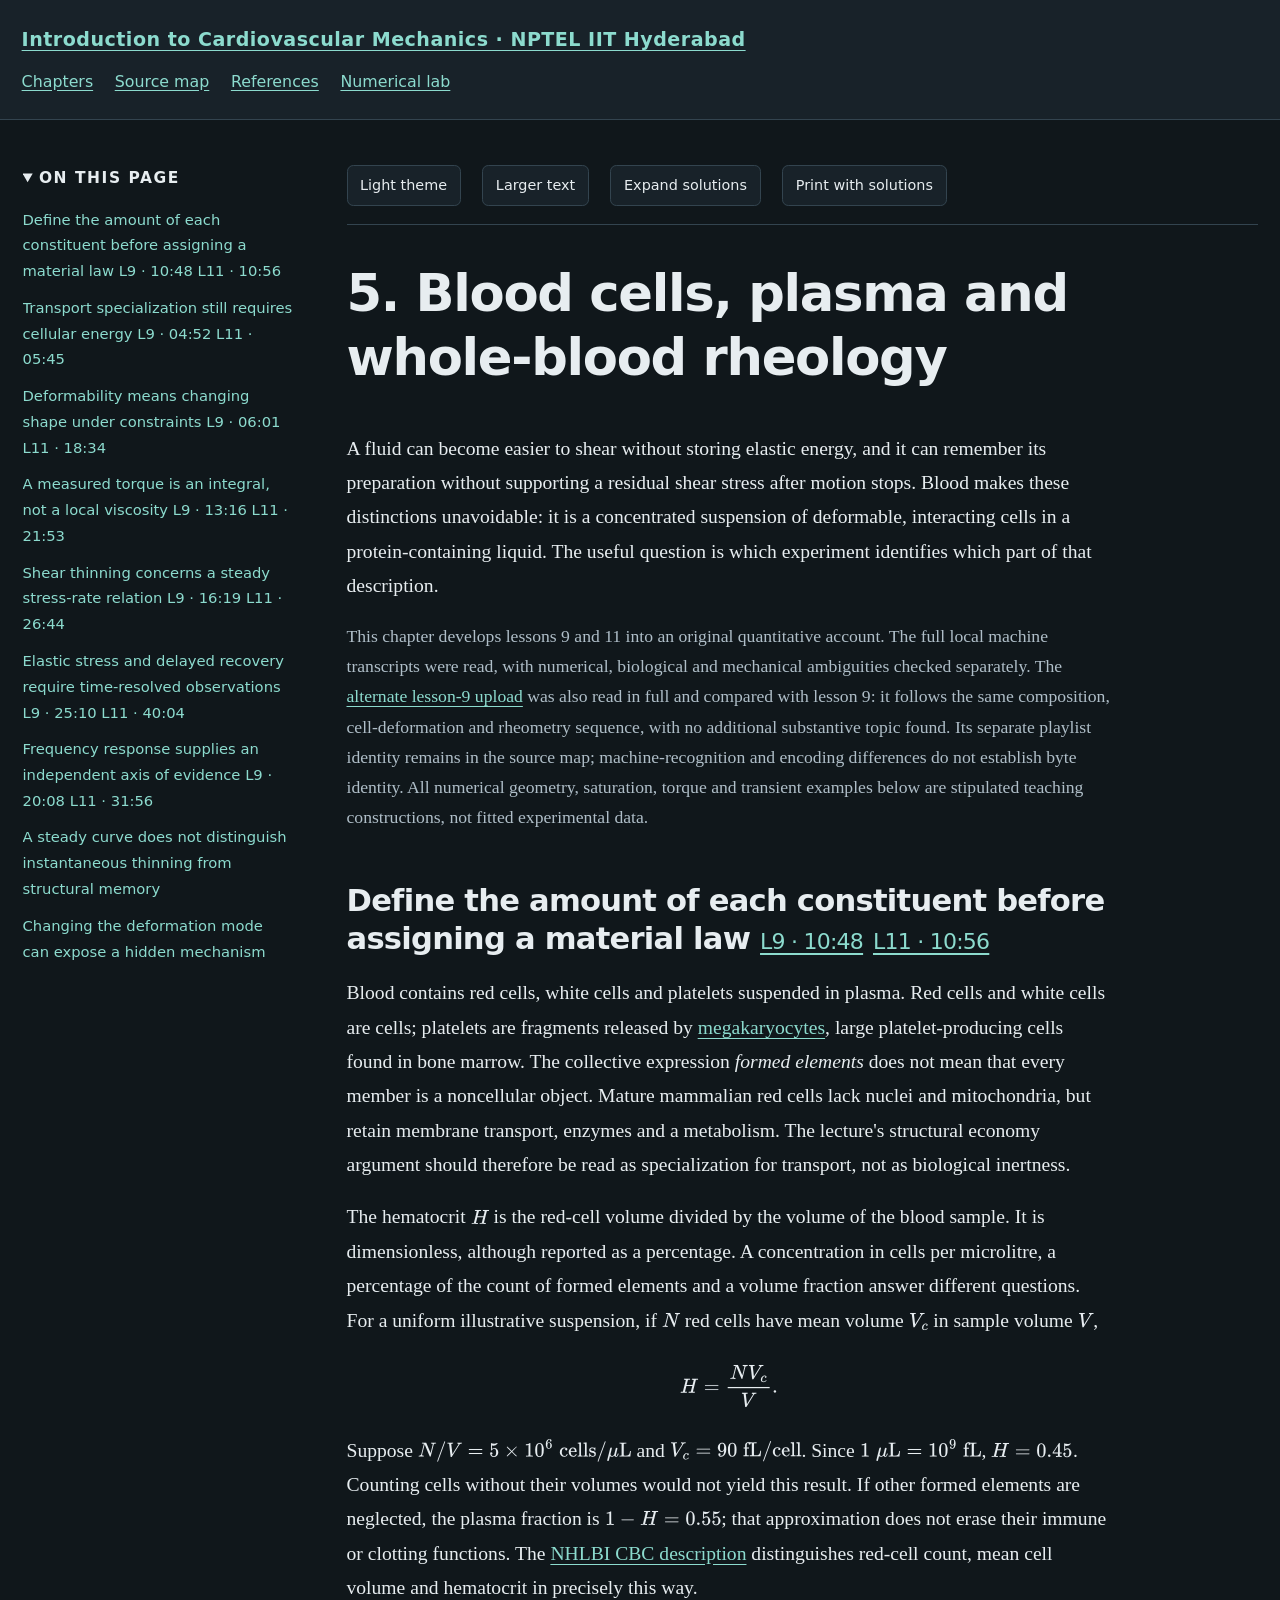
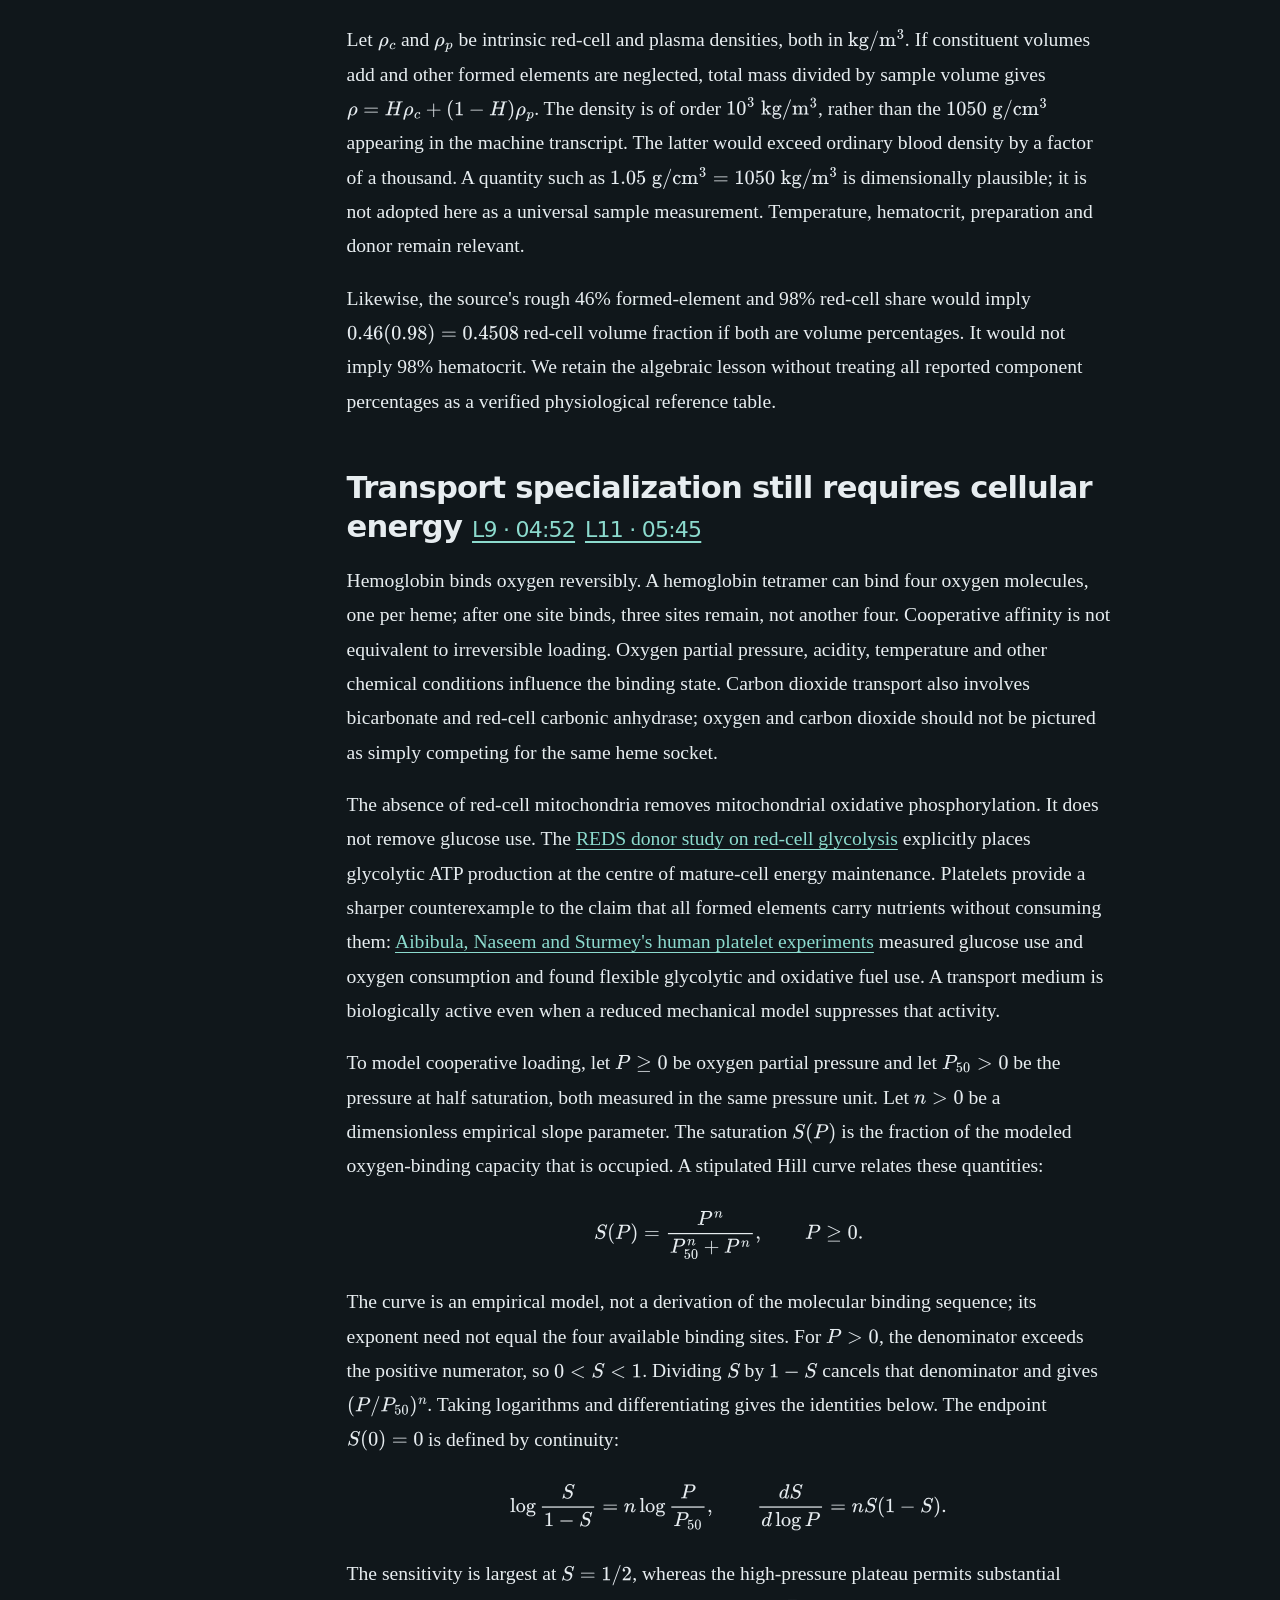
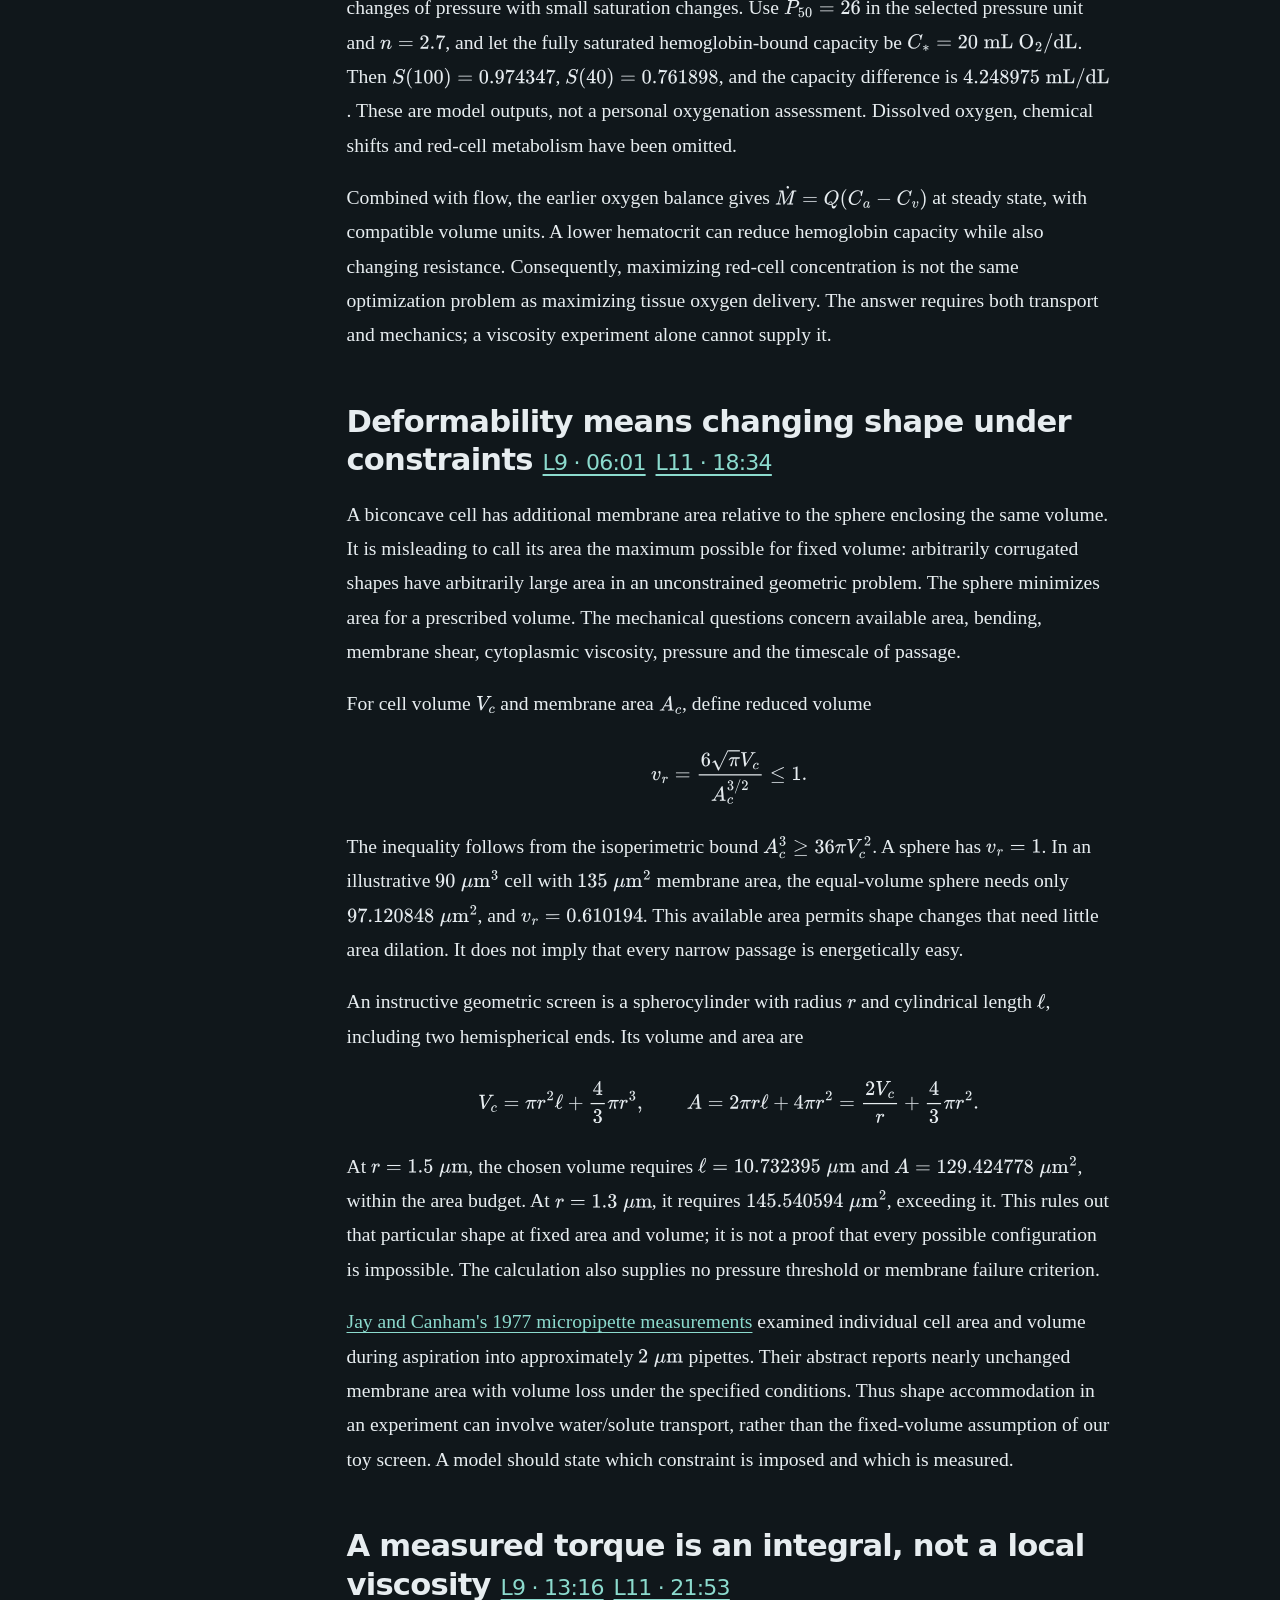
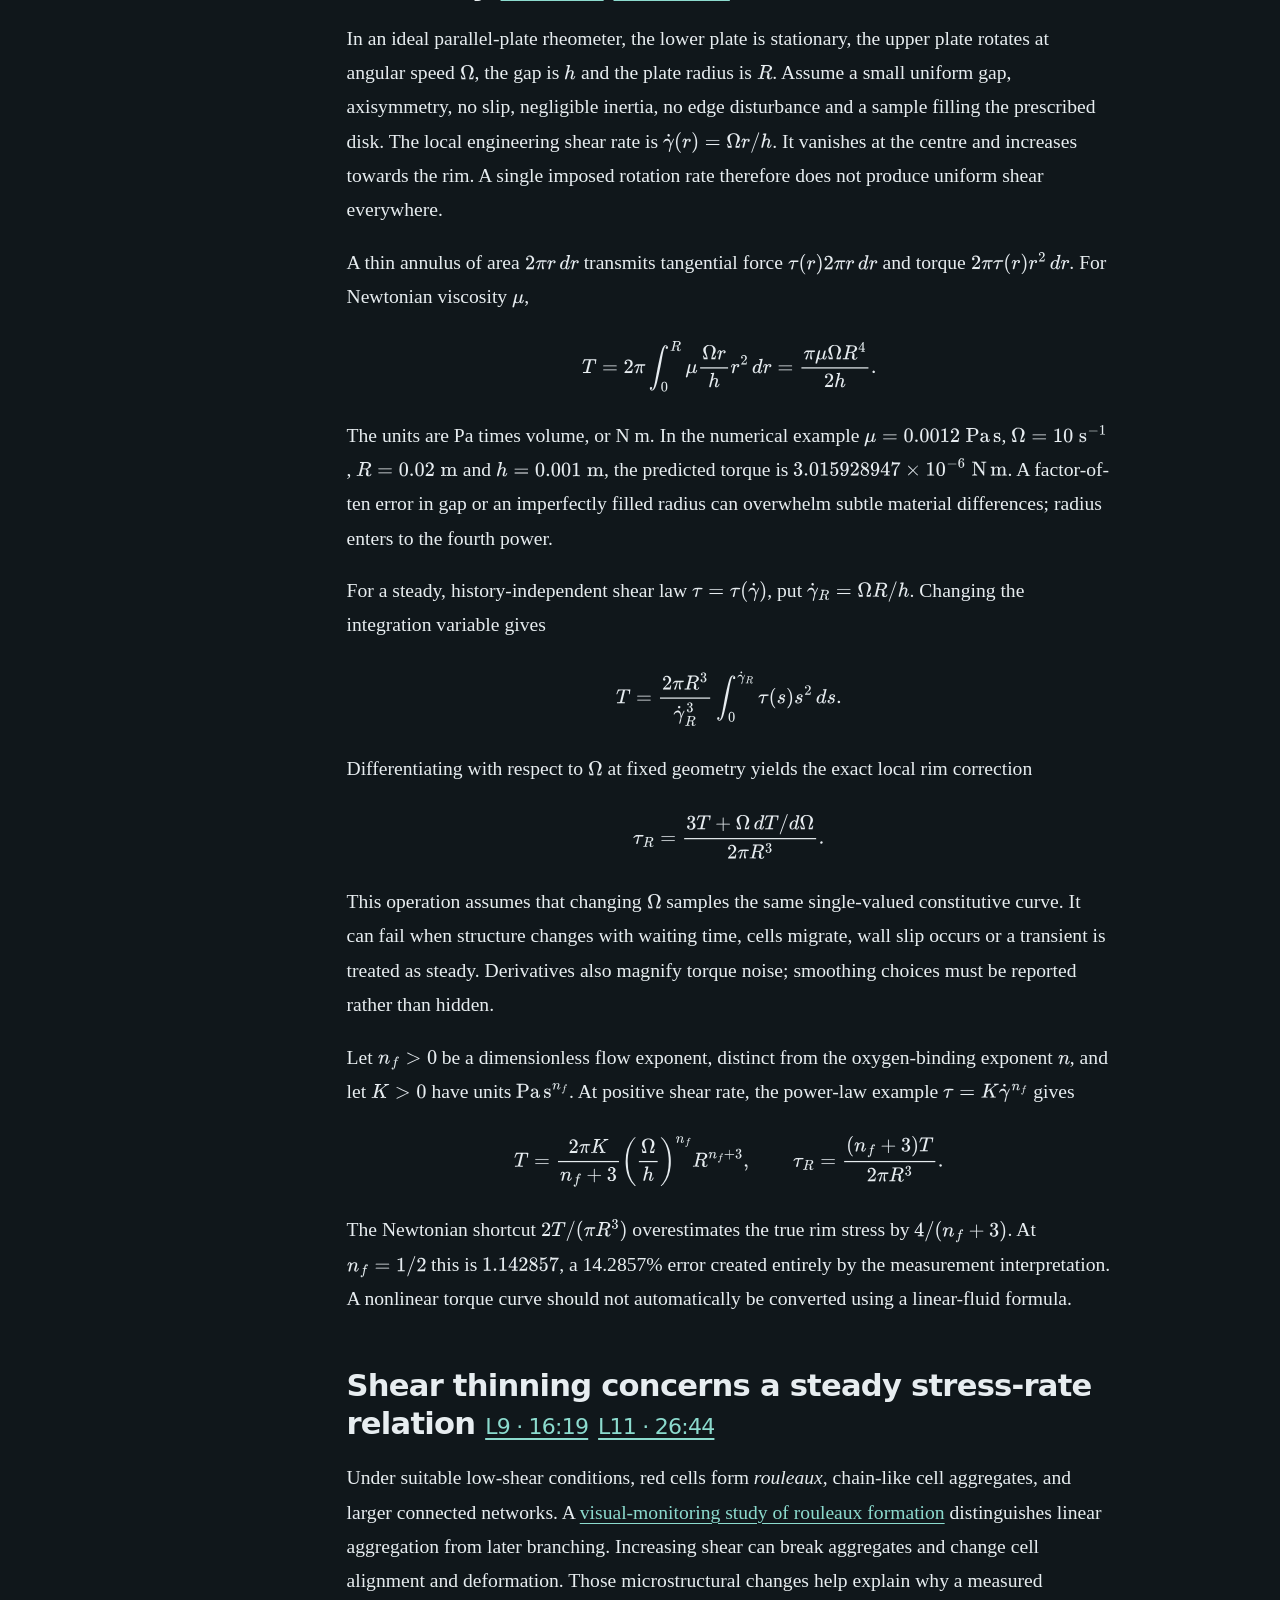
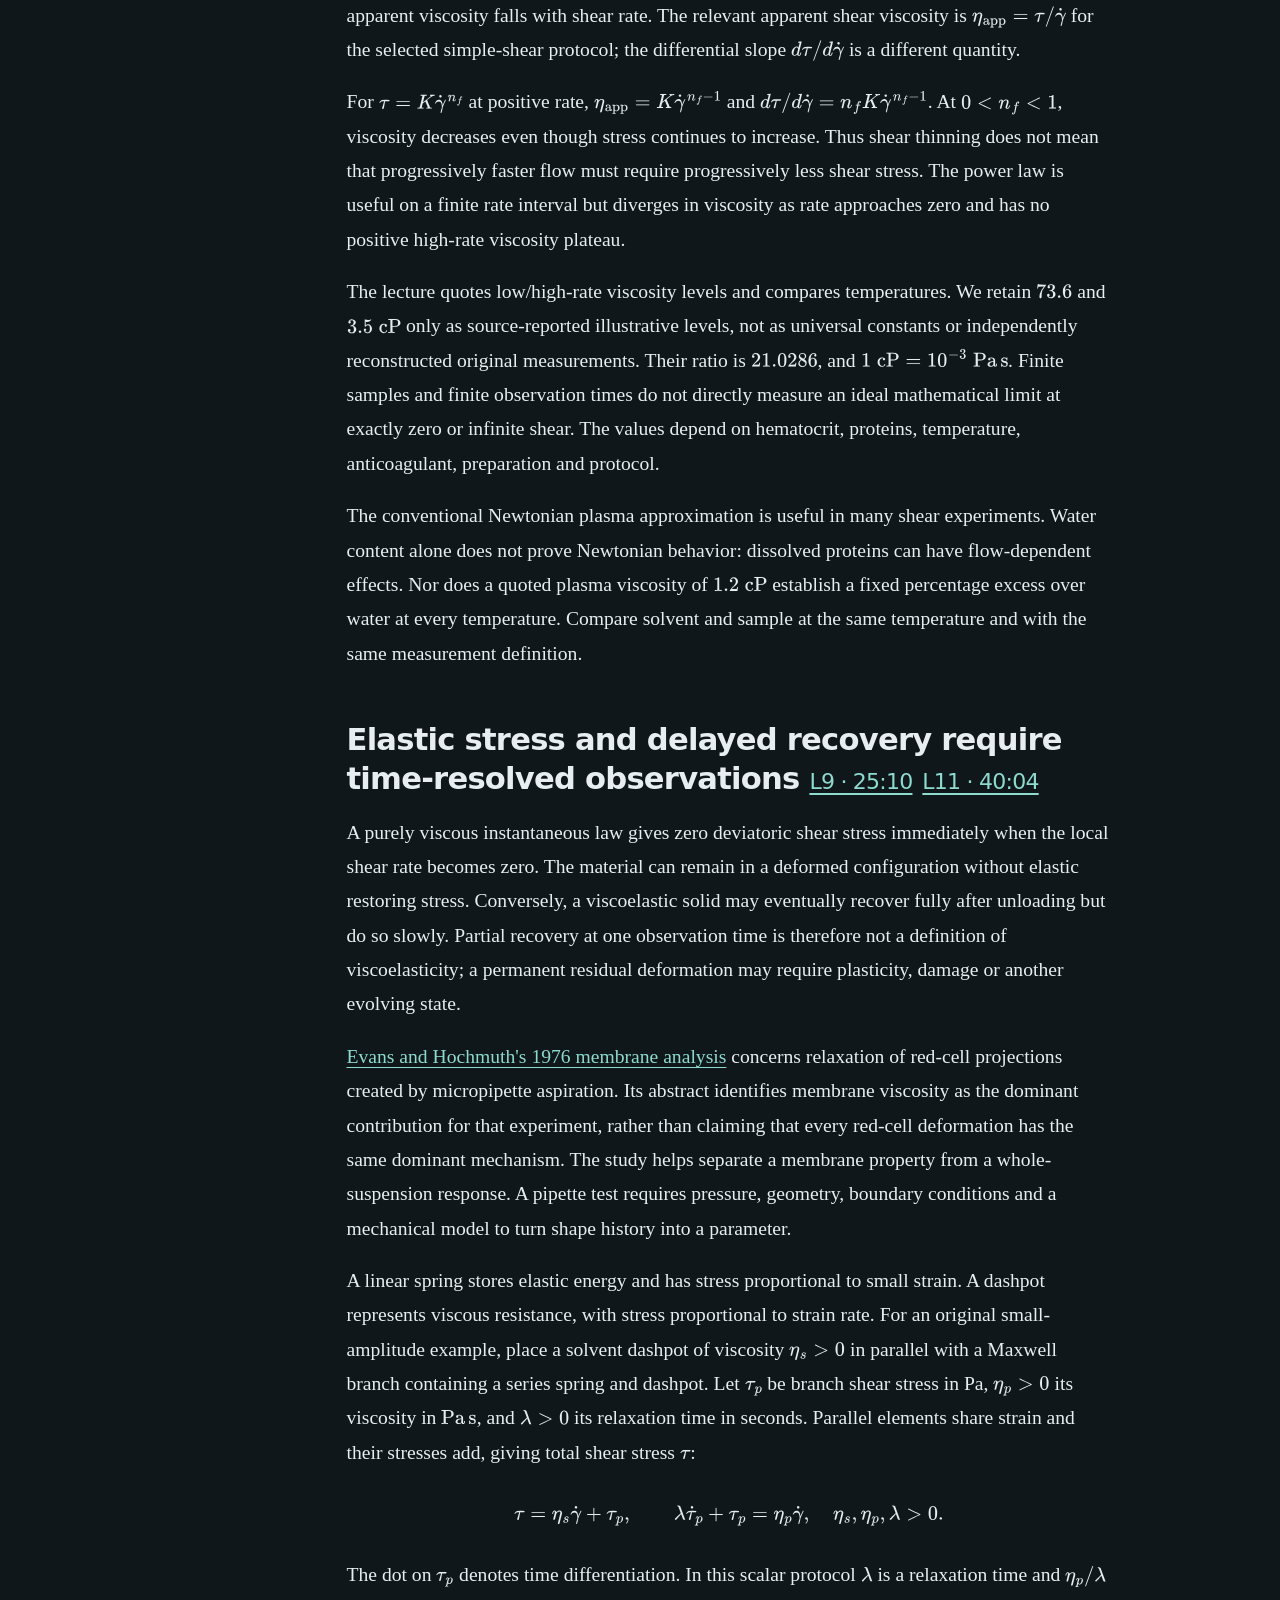
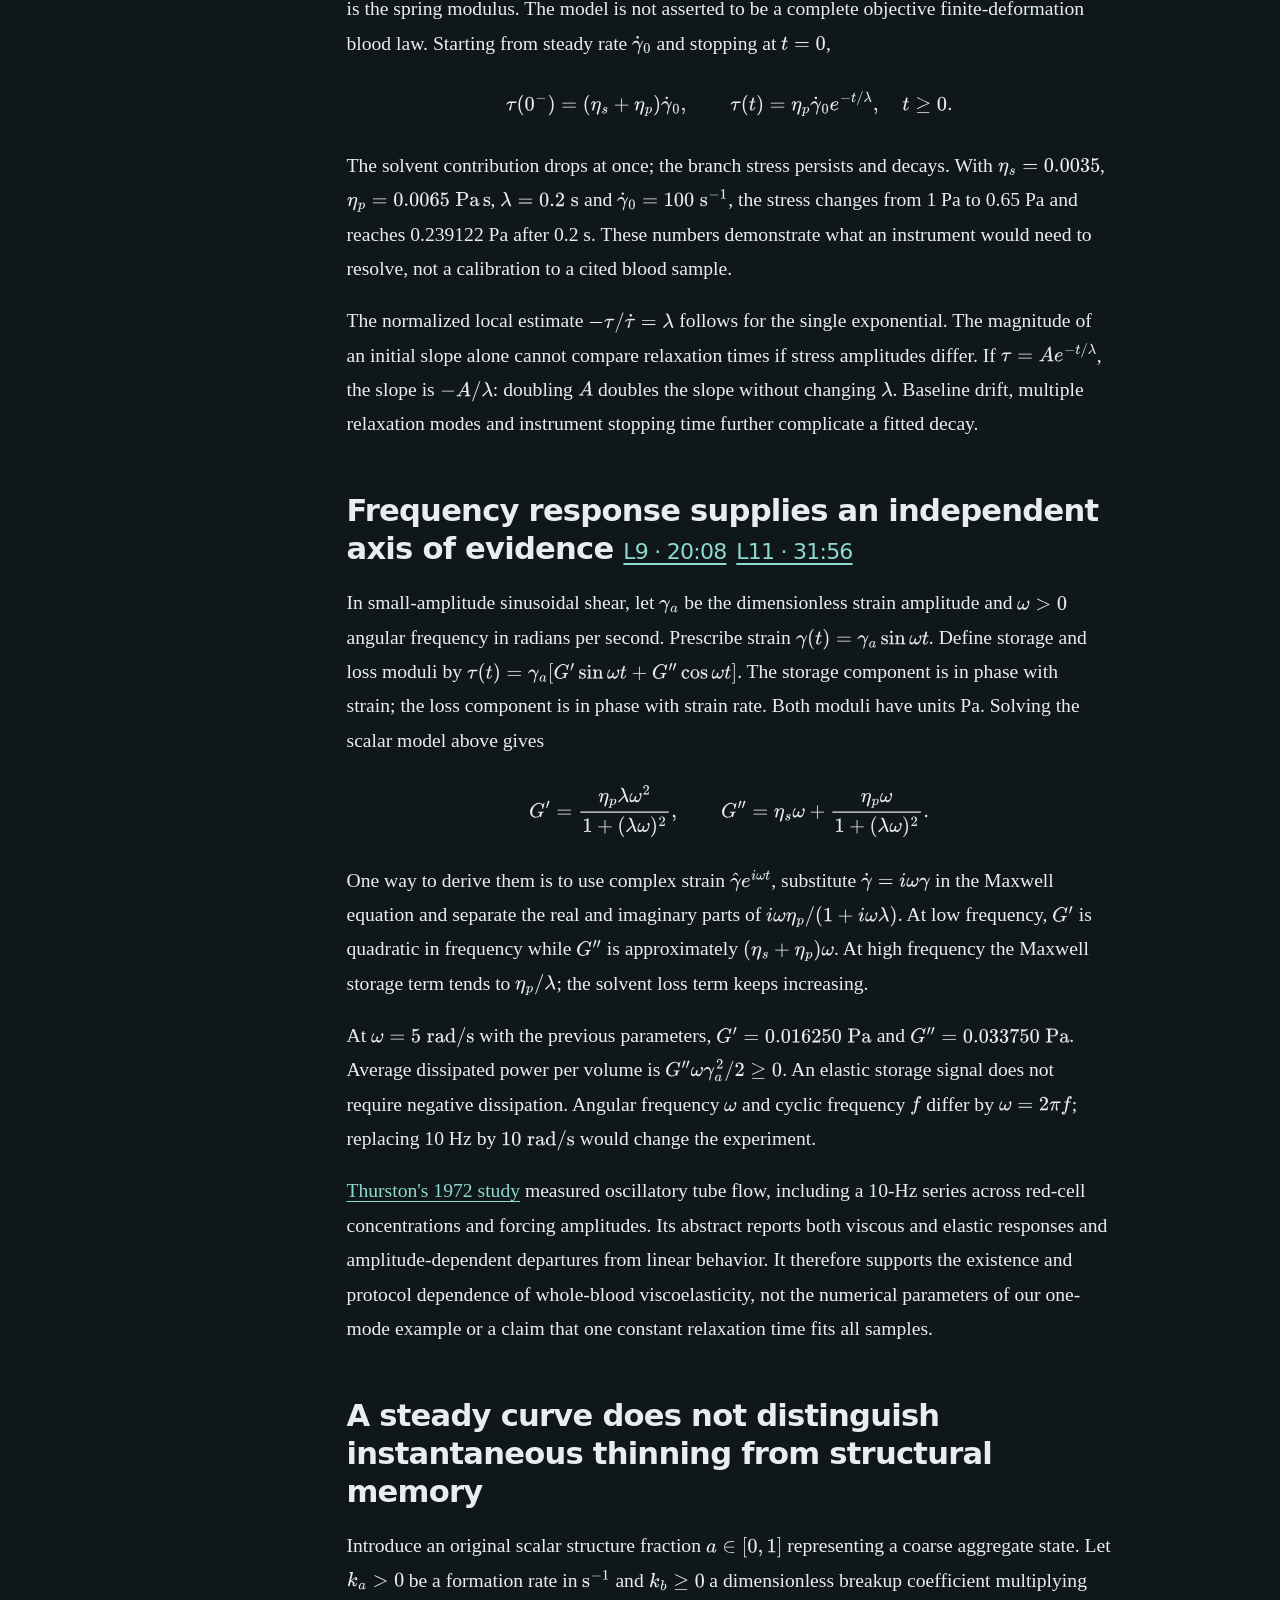
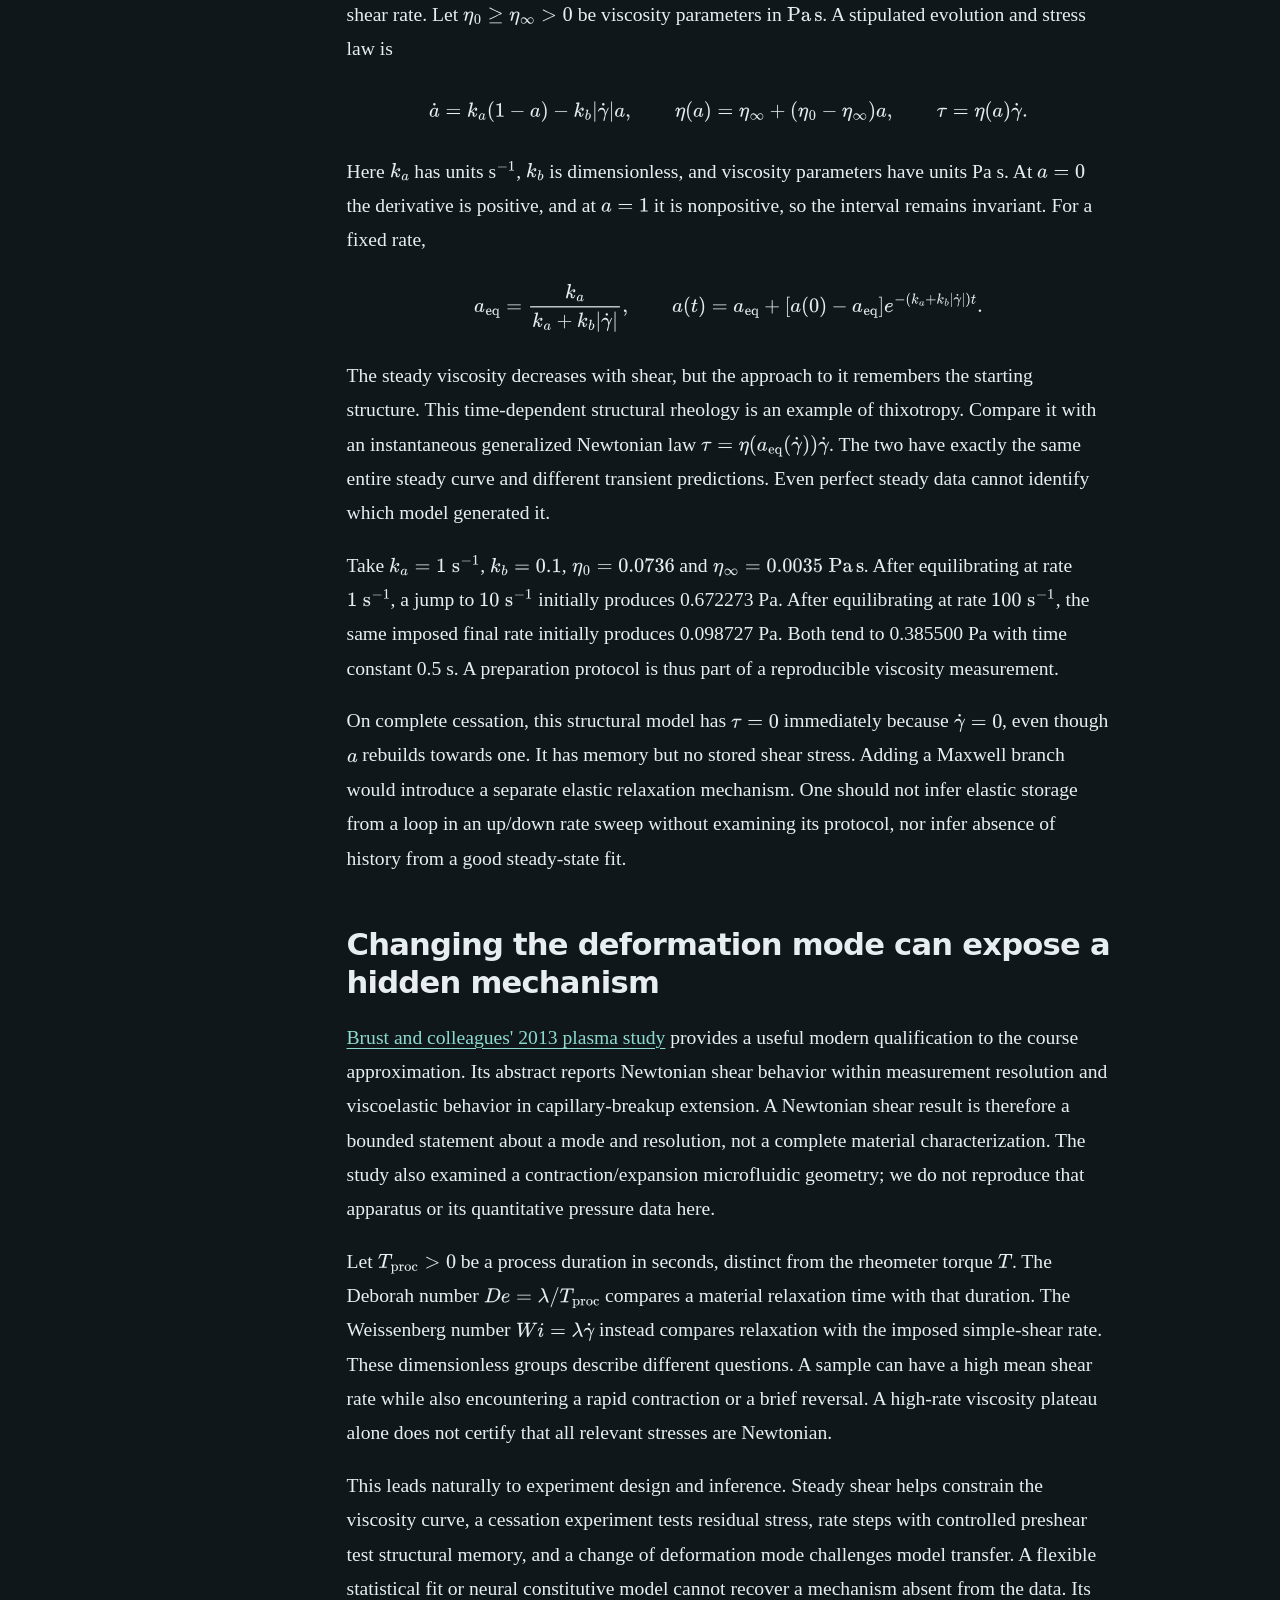
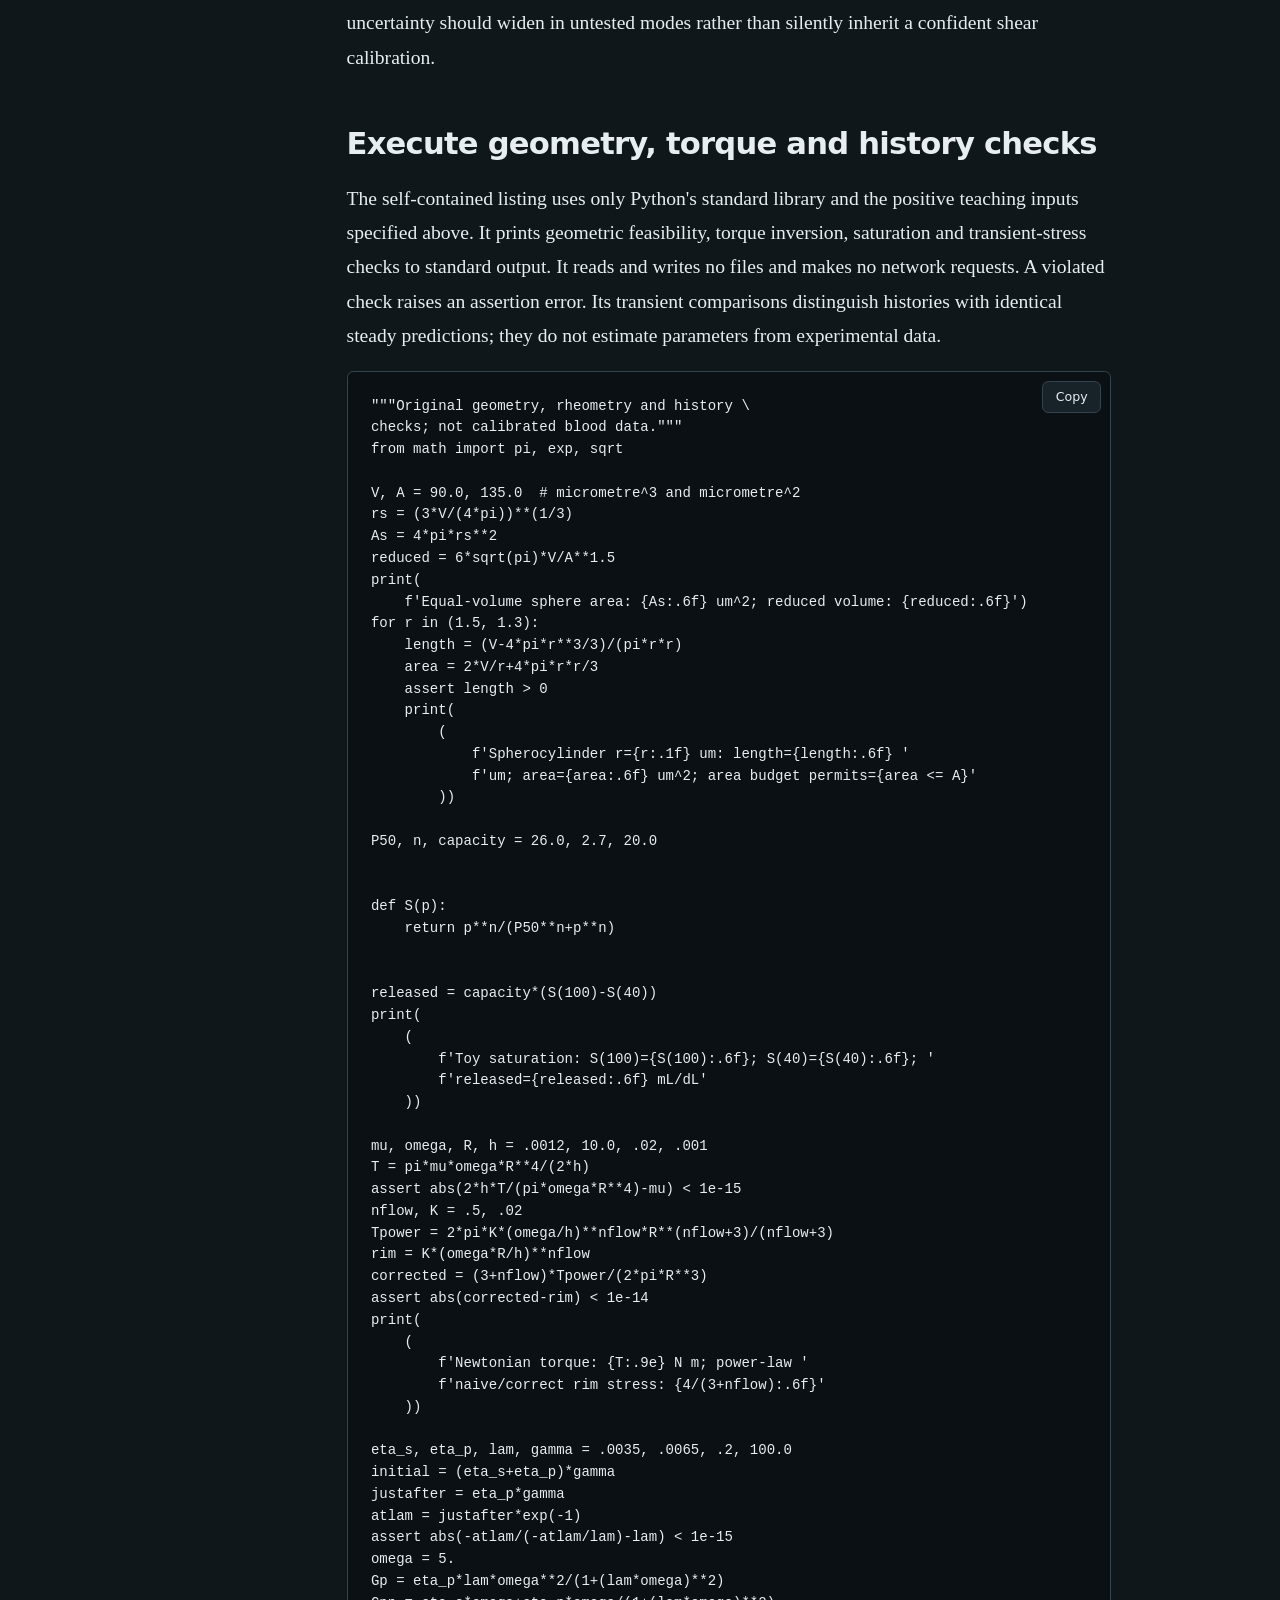
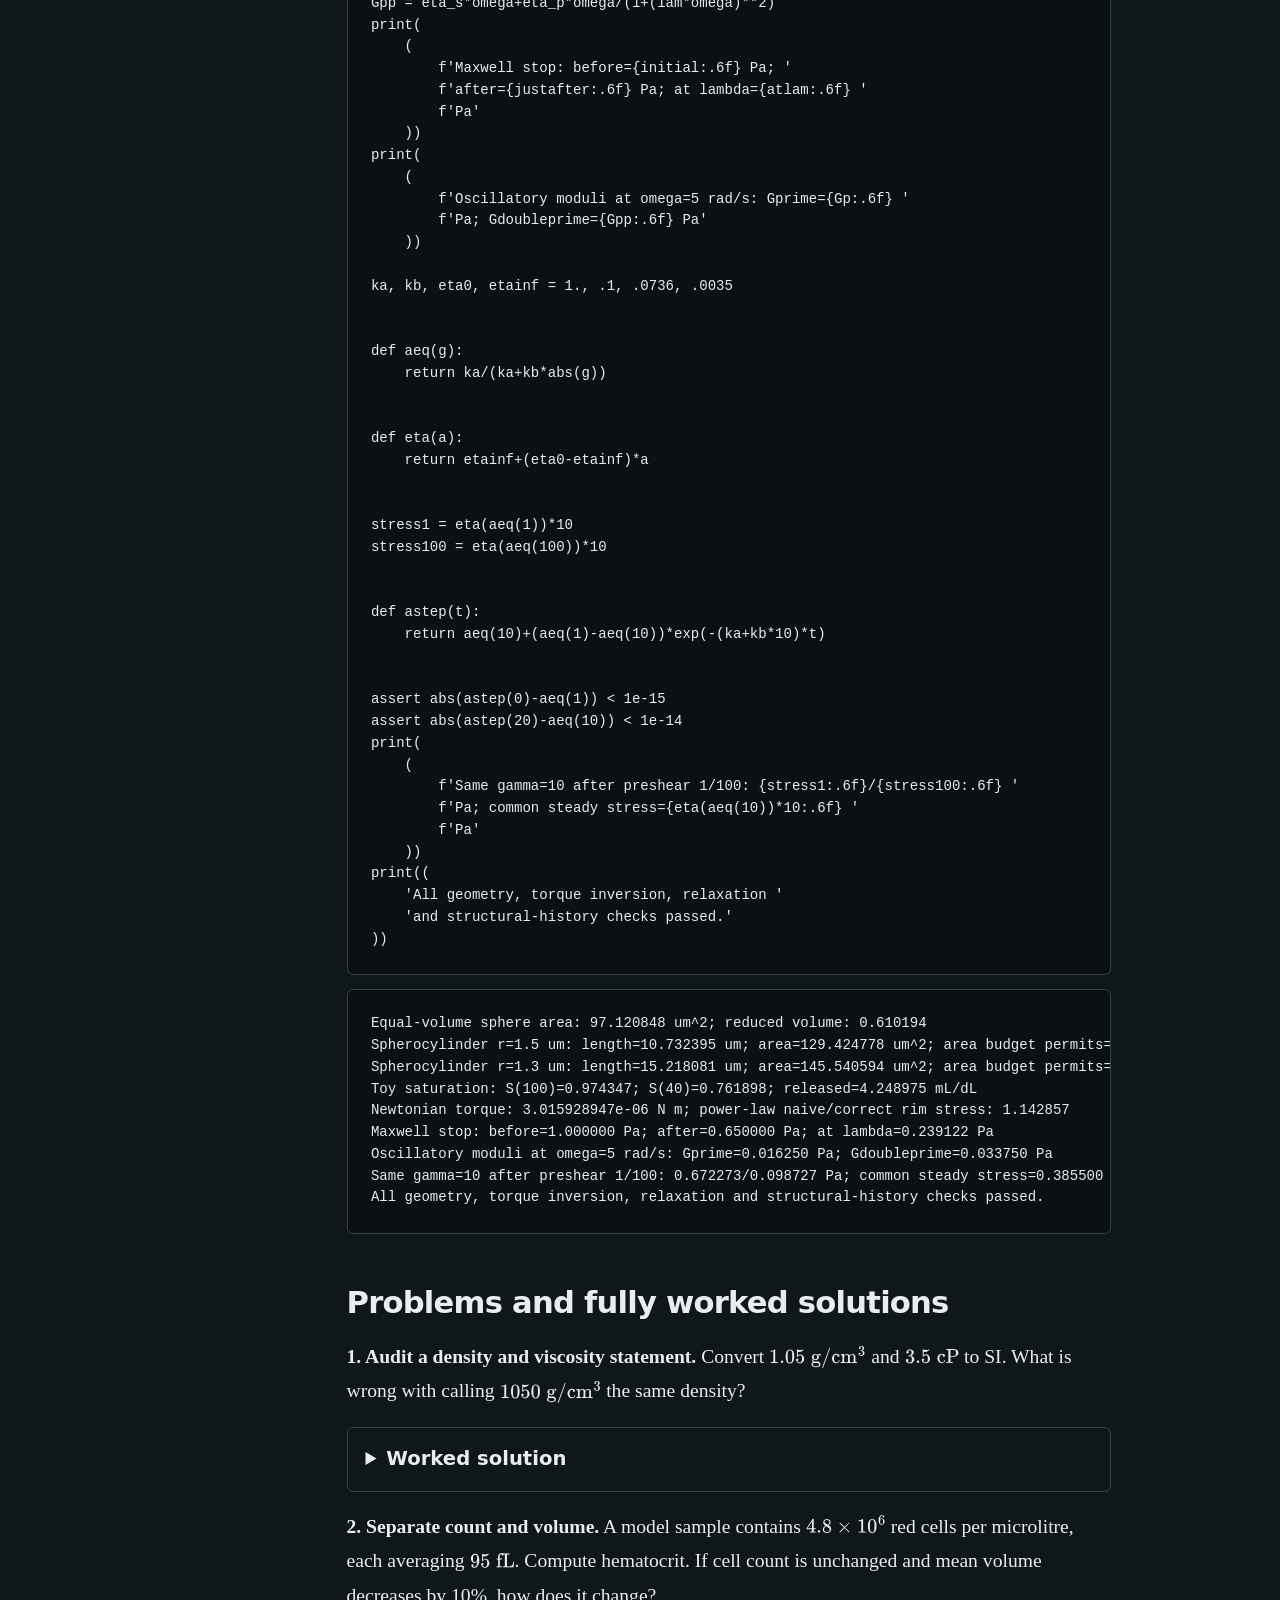
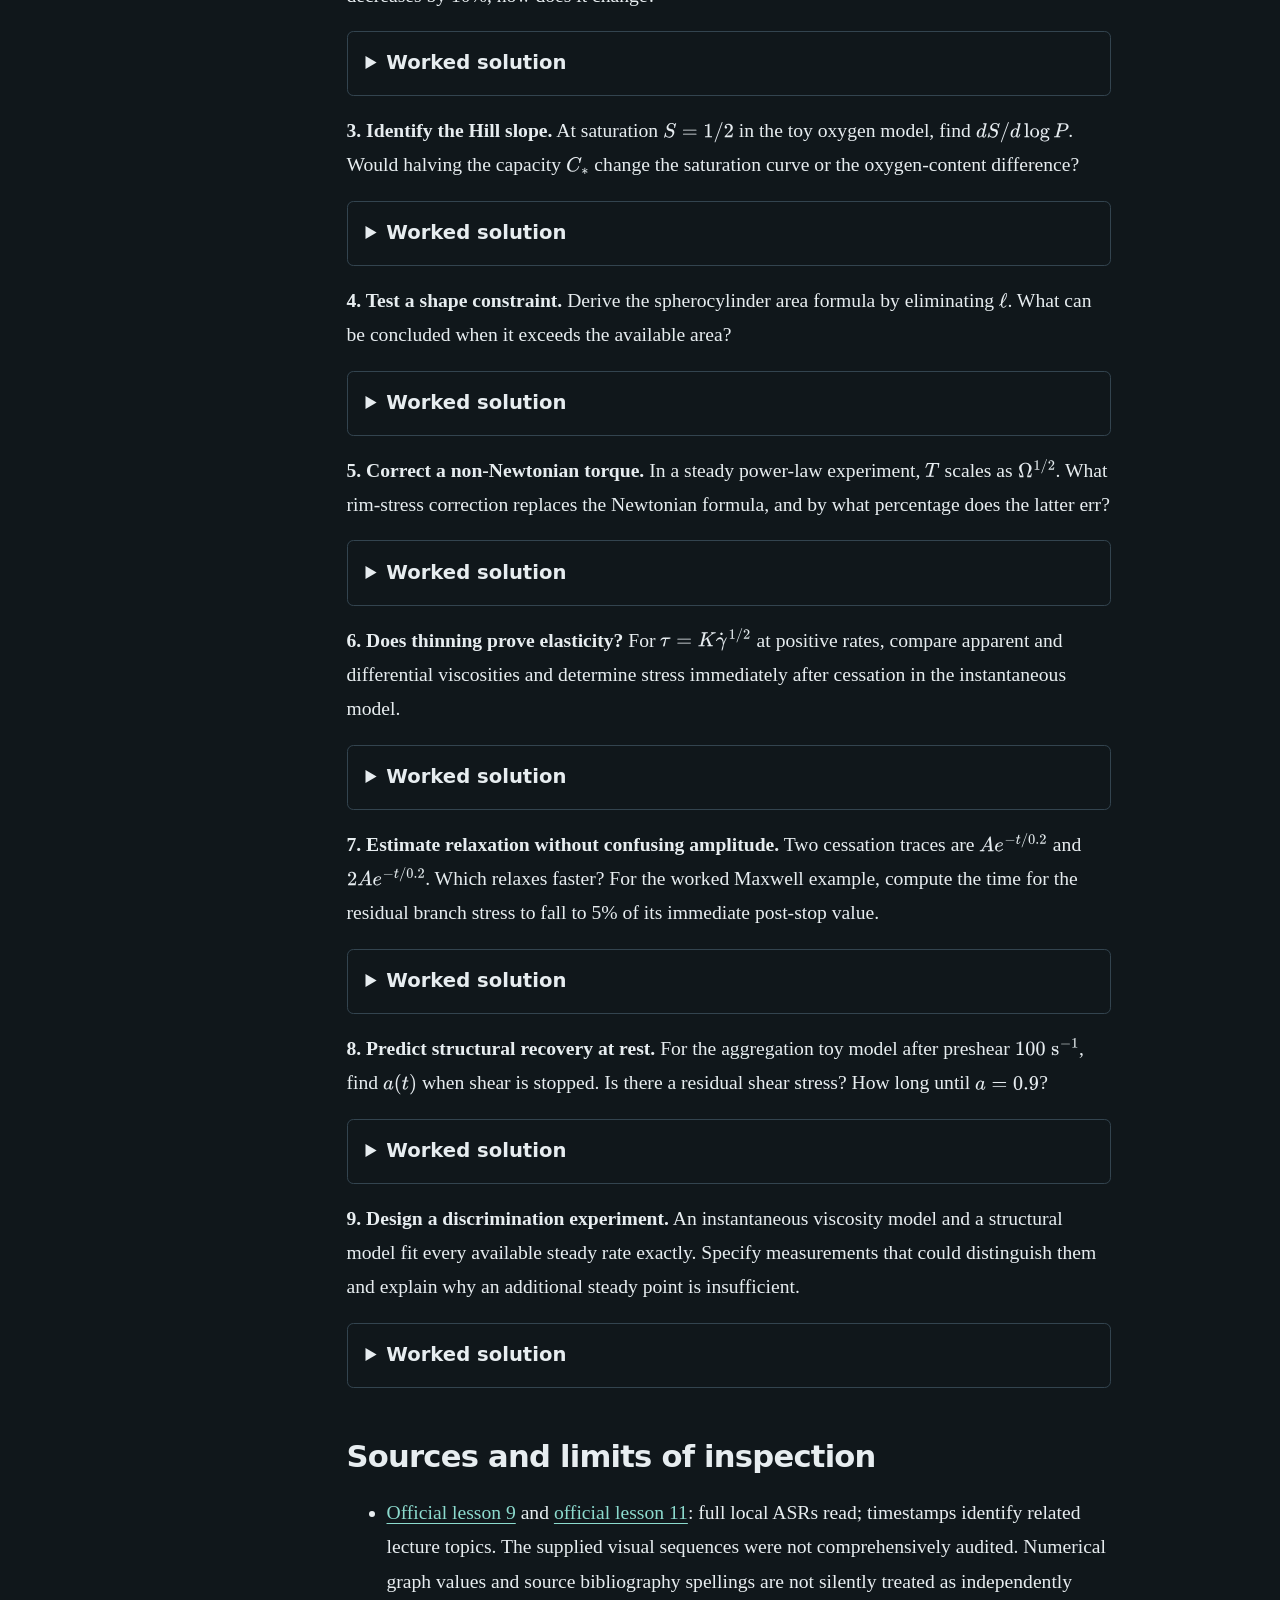
<file: chapter-05-blood-cells-rheology.html>
<!doctype html>
<html lang="en"><head><meta charset="utf-8"><meta name="viewport" content="width=device-width,initial-scale=1">
<meta name="color-scheme" content="dark light"><meta name="book-content-sha256" content="efcf438b8f5c1ebb0a56761c470dc25c060e68c6bf604952b88e9f6be1e359cc">
<title>Blood cells, plasma and whole-blood rheology · Introduction to Cardiovascular Mechanics</title><link rel="stylesheet" href="assets/book.css">
<script>window.MathJax={tex:{inlineMath:[['$','$'],['\\(','\\)']],displayMath:[['$$','$$'],['\\[','\\]']],processEscapes:true},svg:{fontCache:'local'},options:{skipHtmlTags:['script','noscript','style','textarea','pre','code']}};</script>
<script defer src="assets/mathjax-tex-svg.js"></script><script defer src="assets/book.js"></script><script defer src="assets/vessel-lab.js"></script></head>
<body><a class="skip" href="#main">Skip to content</a><header class="site-header"><a class="brand" href="index.html">Introduction to Cardiovascular Mechanics · NPTEL IIT Hyderabad</a><nav class="course-nav" aria-label="Book"><a href="index.html">Chapters</a><a href="source-map.html">Source map</a><a href="references.html">References</a><a href="numerical-lab.html">Numerical lab</a></nav></header>
<div class="layout"><aside class="toc" id="chapter-toc" aria-label="On this page"><h2 id="toc-heading">On this page</h2></aside><main id="main"><div class="reading-tools" aria-label="Reading controls"><button id="theme-toggle" aria-pressed="false">Light theme</button><button id="text-toggle" aria-pressed="false">Larger text</button><button id="solutions-toggle" aria-pressed="false">Expand solutions</button><button id="print-page">Print with solutions</button></div>
<article id="chapter-content"><!-- BOOK-CONTENT-START --><h1 id="chapter-title">5. Blood cells, plasma and whole-blood rheology</h1>
<p class="lede">A fluid can become easier to shear without storing elastic energy, and it can remember its preparation without supporting a residual shear stress after motion stops. Blood makes these distinctions unavoidable: it is a concentrated suspension of deformable, interacting cells in a protein-containing liquid. The useful question is which experiment identifies which part of that description.</p>
<p class="source-note">This chapter develops lessons 9 and 11 into an original quantitative account. The full local machine transcripts were read, with numerical, biological and mechanical ambiguities checked separately. The <a href="https://www.youtube.com/watch?v=HJ0GgBPtZos&amp;t=648s">alternate lesson-9 upload</a> was also read in full and compared with lesson 9: it follows the same composition, cell-deformation and rheometry sequence, with no additional substantive topic found. Its separate playlist identity remains in the source map; machine-recognition and encoding differences do not establish byte identity. All numerical geometry, saturation, torque and transient examples below are stipulated teaching constructions, not fitted experimental data.</p>

<h2 id="composition">Define the amount of each constituent before assigning a material law <a class="timestamp" href="https://www.youtube.com/watch?v=i-1ZJizdpnE&amp;t=648s">L9 · 10:48</a> <a class="timestamp" href="https://www.youtube.com/watch?v=C6o_WgMUQyE&amp;t=656s">L11 · 10:56</a></h2>
<p>Blood contains red cells, white cells and platelets suspended in plasma. Red cells and white cells are cells; platelets are fragments released by <a href="https://www.ncbi.nlm.nih.gov/mesh/68008533/">megakaryocytes</a>, large platelet-producing cells found in bone marrow. The collective expression <em>formed elements</em> does not mean that every member is a noncellular object. Mature mammalian red cells lack nuclei and mitochondria, but retain membrane transport, enzymes and a metabolism. The lecture's structural economy argument should therefore be read as specialization for transport, not as biological inertness.</p>
<p>The hematocrit $H$ is the red-cell volume divided by the volume of the blood sample. It is dimensionless, although reported as a percentage. A concentration in cells per microlitre, a percentage of the count of formed elements and a volume fraction answer different questions. For a uniform illustrative suspension, if $N$ red cells have mean volume $V_c$ in sample volume $V$,</p>
\[H=\frac{NV_c}{V}.\]
<p>Suppose $N/V=5\times10^6\;\mathrm{cells}/\mu\mathrm L$ and $V_c=90\;\mathrm{fL/cell}$. Since $1\;\mu\mathrm L=10^9\;\mathrm{fL}$, $H=0.45$. Counting cells without their volumes would not yield this result. If other formed elements are neglected, the plasma fraction is $1-H=0.55$; that approximation does not erase their immune or clotting functions. The <a href="https://www.nhlbi.nih.gov/health/blood-tests">NHLBI CBC description</a> distinguishes red-cell count, mean cell volume and hematocrit in precisely this way.</p>
<p>Let $\rho_c$ and $\rho_p$ be intrinsic red-cell and plasma densities, both in $\mathrm{kg/m^3}$. If constituent volumes add and other formed elements are neglected, total mass divided by sample volume gives $\rho=H\rho_c+(1-H)\rho_p$. The density is of order $10^3\;\mathrm{kg/m^3}$, rather than the $1050\;\mathrm{g/cm^3}$ appearing in the machine transcript. The latter would exceed ordinary blood density by a factor of a thousand. A quantity such as $1.05\;\mathrm{g/cm^3}=1050\;\mathrm{kg/m^3}$ is dimensionally plausible; it is not adopted here as a universal sample measurement. Temperature, hematocrit, preparation and donor remain relevant.</p>
<p>Likewise, the source's rough 46% formed-element and 98% red-cell share would imply $0.46(0.98)=0.4508$ red-cell volume fraction if both are volume percentages. It would not imply 98% hematocrit. We retain the algebraic lesson without treating all reported component percentages as a verified physiological reference table.</p>

<h2 id="transport">Transport specialization still requires cellular energy <a class="timestamp" href="https://www.youtube.com/watch?v=i-1ZJizdpnE&amp;t=292s">L9 · 04:52</a> <a class="timestamp" href="https://www.youtube.com/watch?v=C6o_WgMUQyE&amp;t=345s">L11 · 05:45</a></h2>
<p>Hemoglobin binds oxygen reversibly. A hemoglobin tetramer can bind four oxygen molecules, one per heme; after one site binds, three sites remain, not another four. Cooperative affinity is not equivalent to irreversible loading. Oxygen partial pressure, acidity, temperature and other chemical conditions influence the binding state. Carbon dioxide transport also involves bicarbonate and red-cell carbonic anhydrase; oxygen and carbon dioxide should not be pictured as simply competing for the same heme socket.</p>
<p>The absence of red-cell mitochondria removes mitochondrial oxidative phosphorylation. It does not remove glucose use. The <a href="https://biolincc.nhlbi.nih.gov/publications/597b6438d5e94ee18d6328382adb8876/">REDS donor study on red-cell glycolysis</a> explicitly places glycolytic ATP production at the centre of mature-cell energy maintenance. Platelets provide a sharper counterexample to the claim that all formed elements carry nutrients without consuming them: <a href="https://pubmed.ncbi.nlm.nih.gov/30151891/">Aibibula, Naseem and Sturmey's human platelet experiments</a> measured glucose use and oxygen consumption and found flexible glycolytic and oxidative fuel use. A transport medium is biologically active even when a reduced mechanical model suppresses that activity.</p>
<p>To model cooperative loading, let $P\ge0$ be oxygen partial pressure and let $P_{50}\gt0$ be the pressure at half saturation, both measured in the same pressure unit. Let $n\gt0$ be a dimensionless empirical slope parameter. The saturation $S(P)$ is the fraction of the modeled oxygen-binding capacity that is occupied. A stipulated Hill curve relates these quantities:</p>
\[S(P)=\frac{P^n}{P_{50}^n+P^n},\qquad P\ge0.\]
<p>The curve is an empirical model, not a derivation of the molecular binding sequence; its exponent need not equal the four available binding sites. For $P\gt0$, the denominator exceeds the positive numerator, so $0\lt S\lt1$. Dividing $S$ by $1-S$ cancels that denominator and gives $(P/P_{50})^n$. Taking logarithms and differentiating gives the identities below. The endpoint $S(0)=0$ is defined by continuity:</p>
\[\log\frac{S}{1-S}=n\log\frac{P}{P_{50}},\qquad \frac{dS}{d\log P}=nS(1-S).\]
<p>The sensitivity is largest at $S=1/2$, whereas the high-pressure plateau permits substantial changes of pressure with small saturation changes. Use $P_{50}=26$ in the selected pressure unit and $n=2.7$, and let the fully saturated hemoglobin-bound capacity be $C_*=20\;\mathrm{mL\ O_2/dL}$. Then $S(100)=0.974347$, $S(40)=0.761898$, and the capacity difference is $4.248975\;\mathrm{mL/dL}$. These are model outputs, not a personal oxygenation assessment. Dissolved oxygen, chemical shifts and red-cell metabolism have been omitted.</p>
<p>Combined with flow, the earlier oxygen balance gives $\dot M=Q(C_a-C_v)$ at steady state, with compatible volume units. A lower hematocrit can reduce hemoglobin capacity while also changing resistance. Consequently, maximizing red-cell concentration is not the same optimization problem as maximizing tissue oxygen delivery. The answer requires both transport and mechanics; a viscosity experiment alone cannot supply it.</p>

<h2 id="cell-geometry">Deformability means changing shape under constraints <a class="timestamp" href="https://www.youtube.com/watch?v=i-1ZJizdpnE&amp;t=361s">L9 · 06:01</a> <a class="timestamp" href="https://www.youtube.com/watch?v=C6o_WgMUQyE&amp;t=1114s">L11 · 18:34</a></h2>
<p>A biconcave cell has additional membrane area relative to the sphere enclosing the same volume. It is misleading to call its area the maximum possible for fixed volume: arbitrarily corrugated shapes have arbitrarily large area in an unconstrained geometric problem. The sphere minimizes area for a prescribed volume. The mechanical questions concern available area, bending, membrane shear, cytoplasmic viscosity, pressure and the timescale of passage.</p>
<p>For cell volume $V_c$ and membrane area $A_c$, define reduced volume</p>
\[v_r=\frac{6\sqrt\pi V_c}{A_c^{3/2}}\le1.\]
<p>The inequality follows from the isoperimetric bound $A_c^3\ge36\pi V_c^2$. A sphere has $v_r=1$. In an illustrative $90\;\mu\mathrm m^3$ cell with $135\;\mu\mathrm m^2$ membrane area, the equal-volume sphere needs only $97.120848\;\mu\mathrm m^2$, and $v_r=0.610194$. This available area permits shape changes that need little area dilation. It does not imply that every narrow passage is energetically easy.</p>
<p>An instructive geometric screen is a spherocylinder with radius $r$ and cylindrical length $\ell$, including two hemispherical ends. Its volume and area are</p>
\[V_c=\pi r^2\ell+\frac43\pi r^3,\qquad A=2\pi r\ell+4\pi r^2=\frac{2V_c}{r}+\frac43\pi r^2.\]
<p>At $r=1.5\;\mu\mathrm m$, the chosen volume requires $\ell=10.732395\;\mu\mathrm m$ and $A=129.424778\;\mu\mathrm m^2$, within the area budget. At $r=1.3\;\mu\mathrm m$, it requires $145.540594\;\mu\mathrm m^2$, exceeding it. This rules out that particular shape at fixed area and volume; it is not a proof that every possible configuration is impossible. The calculation also supplies no pressure threshold or membrane failure criterion.</p>
<p><a href="https://pubmed.ncbi.nlm.nih.gov/836934/">Jay and Canham's 1977 micropipette measurements</a> examined individual cell area and volume during aspiration into approximately $2\;\mu\mathrm m$ pipettes. Their abstract reports nearly unchanged membrane area with volume loss under the specified conditions. Thus shape accommodation in an experiment can involve water/solute transport, rather than the fixed-volume assumption of our toy screen. A model should state which constraint is imposed and which is measured.</p>

<h2 id="rheometry">A measured torque is an integral, not a local viscosity <a class="timestamp" href="https://www.youtube.com/watch?v=i-1ZJizdpnE&amp;t=796s">L9 · 13:16</a> <a class="timestamp" href="https://www.youtube.com/watch?v=C6o_WgMUQyE&amp;t=1313s">L11 · 21:53</a></h2>
<p>In an ideal parallel-plate rheometer, the lower plate is stationary, the upper plate rotates at angular speed $\Omega$, the gap is $h$ and the plate radius is $R$. Assume a small uniform gap, axisymmetry, no slip, negligible inertia, no edge disturbance and a sample filling the prescribed disk. The local engineering shear rate is $\dot\gamma(r)=\Omega r/h$. It vanishes at the centre and increases towards the rim. A single imposed rotation rate therefore does not produce uniform shear everywhere.</p>
<p>A thin annulus of area $2\pi r\,dr$ transmits tangential force $\tau(r)2\pi r\,dr$ and torque $2\pi\tau(r)r^2\,dr$. For Newtonian viscosity $\mu$,</p>
\[T=2\pi\int_0^R\mu\frac{\Omega r}{h}r^2\,dr=\frac{\pi\mu\Omega R^4}{2h}.\]
<p>The units are Pa times volume, or N m. In the numerical example $\mu=0.0012\;\mathrm{Pa\,s}$, $\Omega=10\;\mathrm{s^{-1}}$, $R=0.02\;\mathrm m$ and $h=0.001\;\mathrm m$, the predicted torque is $3.015928947\times10^{-6}\;\mathrm{N\,m}$. A factor-of-ten error in gap or an imperfectly filled radius can overwhelm subtle material differences; radius enters to the fourth power.</p>
<p>For a steady, history-independent shear law $\tau=\tau(\dot\gamma)$, put $\dot\gamma_R=\Omega R/h$. Changing the integration variable gives</p>
\[T=\frac{2\pi R^3}{\dot\gamma_R^3}\int_0^{\dot\gamma_R}\tau(s)s^2\,ds.\]
<p>Differentiating with respect to $\Omega$ at fixed geometry yields the exact local rim correction</p>
\[\tau_R=\frac{3T+\Omega\,dT/d\Omega}{2\pi R^3}.\]
<p>This operation assumes that changing $\Omega$ samples the same single-valued constitutive curve. It can fail when structure changes with waiting time, cells migrate, wall slip occurs or a transient is treated as steady. Derivatives also magnify torque noise; smoothing choices must be reported rather than hidden.</p>
<p>Let $n_f\gt0$ be a dimensionless flow exponent, distinct from the oxygen-binding exponent $n$, and let $K\gt0$ have units $\mathrm{Pa\,s}^{n_f}$. At positive shear rate, the power-law example $\tau=K\dot\gamma^{n_f}$ gives</p>
\[T=\frac{2\pi K}{n_f+3}\left(\frac\Omega h\right)^{n_f}R^{n_f+3},\qquad \tau_R=\frac{(n_f+3)T}{2\pi R^3}.\]
<p>The Newtonian shortcut $2T/(\pi R^3)$ overestimates the true rim stress by $4/(n_f+3)$. At $n_f=1/2$ this is $1.142857$, a 14.2857% error created entirely by the measurement interpretation. A nonlinear torque curve should not automatically be converted using a linear-fluid formula.</p>

<h2 id="steady">Shear thinning concerns a steady stress-rate relation <a class="timestamp" href="https://www.youtube.com/watch?v=i-1ZJizdpnE&amp;t=979s">L9 · 16:19</a> <a class="timestamp" href="https://www.youtube.com/watch?v=C6o_WgMUQyE&amp;t=1604s">L11 · 26:44</a></h2>
<p>Under suitable low-shear conditions, red cells form <em>rouleaux</em>, chain-like cell aggregates, and larger connected networks. A <a href="https://pubmed.ncbi.nlm.nih.gov/10777743/">visual-monitoring study of rouleaux formation</a> distinguishes linear aggregation from later branching. Increasing shear can break aggregates and change cell alignment and deformation. Those microstructural changes help explain why a measured apparent viscosity falls with shear rate. The relevant apparent shear viscosity is $\eta_{\mathrm{app}}=\tau/\dot\gamma$ for the selected simple-shear protocol; the differential slope $d\tau/d\dot\gamma$ is a different quantity.</p>
<p>For $\tau=K\dot\gamma^{n_f}$ at positive rate, $\eta_{\mathrm{app}}=K\dot\gamma^{n_f-1}$ and $d\tau/d\dot\gamma=n_fK\dot\gamma^{n_f-1}$. At $0&lt;n_f&lt;1$, viscosity decreases even though stress continues to increase. Thus shear thinning does not mean that progressively faster flow must require progressively less shear stress. The power law is useful on a finite rate interval but diverges in viscosity as rate approaches zero and has no positive high-rate viscosity plateau.</p>
<p>The lecture quotes low/high-rate viscosity levels and compares temperatures. We retain $73.6$ and $3.5\;\mathrm{cP}$ only as source-reported illustrative levels, not as universal constants or independently reconstructed original measurements. Their ratio is $21.0286$, and $1\;\mathrm{cP}=10^{-3}\;\mathrm{Pa\,s}$. Finite samples and finite observation times do not directly measure an ideal mathematical limit at exactly zero or infinite shear. The values depend on hematocrit, proteins, temperature, anticoagulant, preparation and protocol.</p>
<p>The conventional Newtonian plasma approximation is useful in many shear experiments. Water content alone does not prove Newtonian behavior: dissolved proteins can have flow-dependent effects. Nor does a quoted plasma viscosity of $1.2\;\mathrm{cP}$ establish a fixed percentage excess over water at every temperature. Compare solvent and sample at the same temperature and with the same measurement definition.</p>

<h2 id="relaxation">Elastic stress and delayed recovery require time-resolved observations <a class="timestamp" href="https://www.youtube.com/watch?v=i-1ZJizdpnE&amp;t=1510s">L9 · 25:10</a> <a class="timestamp" href="https://www.youtube.com/watch?v=C6o_WgMUQyE&amp;t=2404s">L11 · 40:04</a></h2>
<p>A purely viscous instantaneous law gives zero deviatoric shear stress immediately when the local shear rate becomes zero. The material can remain in a deformed configuration without elastic restoring stress. Conversely, a viscoelastic solid may eventually recover fully after unloading but do so slowly. Partial recovery at one observation time is therefore not a definition of viscoelasticity; a permanent residual deformation may require plasticity, damage or another evolving state.</p>
<p><a href="https://pubmed.ncbi.nlm.nih.gov/1244886/">Evans and Hochmuth's 1976 membrane analysis</a> concerns relaxation of red-cell projections created by micropipette aspiration. Its abstract identifies membrane viscosity as the dominant contribution for that experiment, rather than claiming that every red-cell deformation has the same dominant mechanism. The study helps separate a membrane property from a whole-suspension response. A pipette test requires pressure, geometry, boundary conditions and a mechanical model to turn shape history into a parameter.</p>
<p>A linear spring stores elastic energy and has stress proportional to small strain. A dashpot represents viscous resistance, with stress proportional to strain rate. For an original small-amplitude example, place a solvent dashpot of viscosity $\eta_s\gt0$ in parallel with a Maxwell branch containing a series spring and dashpot. Let $\tau_p$ be branch shear stress in Pa, $\eta_p\gt0$ its viscosity in $\mathrm{Pa\,s}$, and $\lambda\gt0$ its relaxation time in seconds. Parallel elements share strain and their stresses add, giving total shear stress $\tau$:</p>
\[\tau=\eta_s\dot\gamma+\tau_p,\qquad \lambda\dot\tau_p+\tau_p=\eta_p\dot\gamma,\quad \eta_s,\eta_p,\lambda&gt;0.\]
<p>The dot on $\tau_p$ denotes time differentiation. In this scalar protocol $\lambda$ is a relaxation time and $\eta_p/\lambda$ is the spring modulus. The model is not asserted to be a complete objective finite-deformation blood law. Starting from steady rate $\dot\gamma_0$ and stopping at $t=0$,</p>
\[\tau(0^-)=(\eta_s+\eta_p)\dot\gamma_0,\qquad \tau(t)=\eta_p\dot\gamma_0e^{-t/\lambda},\quad t\ge0.\]
<p>The solvent contribution drops at once; the branch stress persists and decays. With $\eta_s=0.0035$, $\eta_p=0.0065\;\mathrm{Pa\,s}$, $\lambda=0.2\;\mathrm s$ and $\dot\gamma_0=100\;\mathrm{s^{-1}}$, the stress changes from 1 Pa to 0.65 Pa and reaches 0.239122 Pa after 0.2 s. These numbers demonstrate what an instrument would need to resolve, not a calibration to a cited blood sample.</p>
<p>The normalized local estimate $-\tau/\dot\tau=\lambda$ follows for the single exponential. The magnitude of an initial slope alone cannot compare relaxation times if stress amplitudes differ. If $\tau=Ae^{-t/\lambda}$, the slope is $-A/\lambda$: doubling $A$ doubles the slope without changing $\lambda$. Baseline drift, multiple relaxation modes and instrument stopping time further complicate a fitted decay.</p>

<h2 id="oscillation">Frequency response supplies an independent axis of evidence <a class="timestamp" href="https://www.youtube.com/watch?v=i-1ZJizdpnE&amp;t=1208s">L9 · 20:08</a> <a class="timestamp" href="https://www.youtube.com/watch?v=C6o_WgMUQyE&amp;t=1916s">L11 · 31:56</a></h2>
<p>In small-amplitude sinusoidal shear, let $\gamma_a$ be the dimensionless strain amplitude and $\omega\gt0$ angular frequency in radians per second. Prescribe strain $\gamma(t)=\gamma_a\sin\omega t$. Define storage and loss moduli by $\tau(t)=\gamma_a[G'\sin\omega t+G''\cos\omega t]$. The storage component is in phase with strain; the loss component is in phase with strain rate. Both moduli have units Pa. Solving the scalar model above gives</p>
\[G'=\frac{\eta_p\lambda\omega^2}{1+(\lambda\omega)^2},\qquad G''=\eta_s\omega+\frac{\eta_p\omega}{1+(\lambda\omega)^2}.\]
<p>One way to derive them is to use complex strain $\hat\gamma e^{i\omega t}$, substitute $\dot\gamma=i\omega\gamma$ in the Maxwell equation and separate the real and imaginary parts of $i\omega\eta_p/(1+i\omega\lambda)$. At low frequency, $G'$ is quadratic in frequency while $G''$ is approximately $(\eta_s+\eta_p)\omega$. At high frequency the Maxwell storage term tends to $\eta_p/\lambda$; the solvent loss term keeps increasing.</p>
<p>At $\omega=5\;\mathrm{rad/s}$ with the previous parameters, $G'=0.016250\;\mathrm{Pa}$ and $G''=0.033750\;\mathrm{Pa}$. Average dissipated power per volume is $G''\omega\gamma_a^2/2\ge0$. An elastic storage signal does not require negative dissipation. Angular frequency $\omega$ and cyclic frequency $f$ differ by $\omega=2\pi f$; replacing 10 Hz by $10\;\mathrm{rad/s}$ would change the experiment.</p>
<p><a href="https://pubmed.ncbi.nlm.nih.gov/5056964/">Thurston's 1972 study</a> measured oscillatory tube flow, including a 10-Hz series across red-cell concentrations and forcing amplitudes. Its abstract reports both viscous and elastic responses and amplitude-dependent departures from linear behavior. It therefore supports the existence and protocol dependence of whole-blood viscoelasticity, not the numerical parameters of our one-mode example or a claim that one constant relaxation time fits all samples.</p>

<h2 id="structure-memory">A steady curve does not distinguish instantaneous thinning from structural memory</h2>
<p>Introduce an original scalar structure fraction $a\in[0,1]$ representing a coarse aggregate state. Let $k_a\gt0$ be a formation rate in $\mathrm{s^{-1}}$ and $k_b\ge0$ a dimensionless breakup coefficient multiplying shear rate. Let $\eta_0\ge\eta_\infty\gt0$ be viscosity parameters in $\mathrm{Pa\,s}$. A stipulated evolution and stress law is</p>
\[\dot a=k_a(1-a)-k_b|\dot\gamma|a,\qquad \eta(a)=\eta_\infty+(\eta_0-\eta_\infty)a,\qquad \tau=\eta(a)\dot\gamma.\]
<p>Here $k_a$ has units s$^{-1}$, $k_b$ is dimensionless, and viscosity parameters have units Pa s. At $a=0$ the derivative is positive, and at $a=1$ it is nonpositive, so the interval remains invariant. For a fixed rate,</p>
\[a_{\rm eq}=\frac{k_a}{k_a+k_b|\dot\gamma|},\qquad a(t)=a_{\rm eq}+[a(0)-a_{\rm eq}]e^{-(k_a+k_b|\dot\gamma|)t}.\]
<p>The steady viscosity decreases with shear, but the approach to it remembers the starting structure. This time-dependent structural rheology is an example of thixotropy. Compare it with an instantaneous generalized Newtonian law $\tau=\eta(a_{\rm eq}(\dot\gamma))\dot\gamma$. The two have exactly the same entire steady curve and different transient predictions. Even perfect steady data cannot identify which model generated it.</p>
<p>Take $k_a=1\;\mathrm{s^{-1}}$, $k_b=0.1$, $\eta_0=0.0736$ and $\eta_\infty=0.0035\;\mathrm{Pa\,s}$. After equilibrating at rate $1\;\mathrm{s^{-1}}$, a jump to $10\;\mathrm{s^{-1}}$ initially produces 0.672273 Pa. After equilibrating at rate $100\;\mathrm{s^{-1}}$, the same imposed final rate initially produces 0.098727 Pa. Both tend to 0.385500 Pa with time constant 0.5 s. A preparation protocol is thus part of a reproducible viscosity measurement.</p>
<p>On complete cessation, this structural model has $\tau=0$ immediately because $\dot\gamma=0$, even though $a$ rebuilds towards one. It has memory but no stored shear stress. Adding a Maxwell branch would introduce a separate elastic relaxation mechanism. One should not infer elastic storage from a loop in an up/down rate sweep without examining its protocol, nor infer absence of history from a good steady-state fit.</p>

<h2 id="plasma-extension">Changing the deformation mode can expose a hidden mechanism</h2>
<p><a href="https://arxiv.org/abs/1302.4102">Brust and colleagues' 2013 plasma study</a> provides a useful modern qualification to the course approximation. Its abstract reports Newtonian shear behavior within measurement resolution and viscoelastic behavior in capillary-breakup extension. A Newtonian shear result is therefore a bounded statement about a mode and resolution, not a complete material characterization. The study also examined a contraction/expansion microfluidic geometry; we do not reproduce that apparatus or its quantitative pressure data here.</p>
<p>Let $T_{\rm proc}\gt0$ be a process duration in seconds, distinct from the rheometer torque $T$. The Deborah number $De=\lambda/T_{\rm proc}$ compares a material relaxation time with that duration. The Weissenberg number $Wi=\lambda\dot\gamma$ instead compares relaxation with the imposed simple-shear rate. These dimensionless groups describe different questions. A sample can have a high mean shear rate while also encountering a rapid contraction or a brief reversal. A high-rate viscosity plateau alone does not certify that all relevant stresses are Newtonian.</p>
<p>This leads naturally to experiment design and inference. Steady shear helps constrain the viscosity curve, a cessation experiment tests residual stress, rate steps with controlled preshear test structural memory, and a change of deformation mode challenges model transfer. A flexible statistical fit or neural constitutive model cannot recover a mechanism absent from the data. Its uncertainty should widen in untested modes rather than silently inherit a confident shear calibration.</p>

<h2 id="code">Execute geometry, torque and history checks</h2>
<p>The self-contained listing uses only Python's standard library and the positive teaching inputs specified above. It prints geometric feasibility, torque inversion, saturation and transient-stress checks to standard output. It reads and writes no files and makes no network requests. A violated check raises an assertion error. Its transient comparisons distinguish histories with identical steady predictions; they do not estimate parameters from experimental data.</p>
<pre data-run="code/ch05_rheology.py"><code class="language-python">"""Original geometry, rheometry and history \
checks; not calibrated blood data."""
from math import pi, exp, sqrt

V, A = 90.0, 135.0  # micrometre^3 and micrometre^2
rs = (3*V/(4*pi))**(1/3)
As = 4*pi*rs**2
reduced = 6*sqrt(pi)*V/A**1.5
print(
    f'Equal-volume sphere area: {As:.6f} um^2; reduced volume: {reduced:.6f}')
for r in (1.5, 1.3):
    length = (V-4*pi*r**3/3)/(pi*r*r)
    area = 2*V/r+4*pi*r*r/3
    assert length &gt; 0
    print(
        (
            f'Spherocylinder r={r:.1f} um: length={length:.6f} '
            f'um; area={area:.6f} um^2; area budget permits={area &lt;= A}'
        ))

P50, n, capacity = 26.0, 2.7, 20.0


def S(p):
    return p**n/(P50**n+p**n)


released = capacity*(S(100)-S(40))
print(
    (
        f'Toy saturation: S(100)={S(100):.6f}; S(40)={S(40):.6f}; '
        f'released={released:.6f} mL/dL'
    ))

mu, omega, R, h = .0012, 10.0, .02, .001
T = pi*mu*omega*R**4/(2*h)
assert abs(2*h*T/(pi*omega*R**4)-mu) &lt; 1e-15
nflow, K = .5, .02
Tpower = 2*pi*K*(omega/h)**nflow*R**(nflow+3)/(nflow+3)
rim = K*(omega*R/h)**nflow
corrected = (3+nflow)*Tpower/(2*pi*R**3)
assert abs(corrected-rim) &lt; 1e-14
print(
    (
        f'Newtonian torque: {T:.9e} N m; power-law '
        f'naive/correct rim stress: {4/(3+nflow):.6f}'
    ))

eta_s, eta_p, lam, gamma = .0035, .0065, .2, 100.0
initial = (eta_s+eta_p)*gamma
justafter = eta_p*gamma
atlam = justafter*exp(-1)
assert abs(-atlam/(-atlam/lam)-lam) &lt; 1e-15
omega = 5.
Gp = eta_p*lam*omega**2/(1+(lam*omega)**2)
Gpp = eta_s*omega+eta_p*omega/(1+(lam*omega)**2)
print(
    (
        f'Maxwell stop: before={initial:.6f} Pa; '
        f'after={justafter:.6f} Pa; at lambda={atlam:.6f} '
        f'Pa'
    ))
print(
    (
        f'Oscillatory moduli at omega=5 rad/s: Gprime={Gp:.6f} '
        f'Pa; Gdoubleprime={Gpp:.6f} Pa'
    ))

ka, kb, eta0, etainf = 1., .1, .0736, .0035


def aeq(g):
    return ka/(ka+kb*abs(g))


def eta(a):
    return etainf+(eta0-etainf)*a


stress1 = eta(aeq(1))*10
stress100 = eta(aeq(100))*10


def astep(t):
    return aeq(10)+(aeq(1)-aeq(10))*exp(-(ka+kb*10)*t)


assert abs(astep(0)-aeq(1)) &lt; 1e-15
assert abs(astep(20)-aeq(10)) &lt; 1e-14
print(
    (
        f'Same gamma=10 after preshear 1/100: {stress1:.6f}/{stress100:.6f} '
        f'Pa; common steady stress={eta(aeq(10))*10:.6f} '
        f'Pa'
    ))
print((
    'All geometry, torque inversion, relaxation '
    'and structural-history checks passed.'
))
</code></pre>
<pre data-output="code/ch05_rheology.py">Equal-volume sphere area: 97.120848 um^2; reduced volume: 0.610194
Spherocylinder r=1.5 um: length=10.732395 um; area=129.424778 um^2; area budget permits=True
Spherocylinder r=1.3 um: length=15.218081 um; area=145.540594 um^2; area budget permits=False
Toy saturation: S(100)=0.974347; S(40)=0.761898; released=4.248975 mL/dL
Newtonian torque: 3.015928947e-06 N m; power-law naive/correct rim stress: 1.142857
Maxwell stop: before=1.000000 Pa; after=0.650000 Pa; at lambda=0.239122 Pa
Oscillatory moduli at omega=5 rad/s: Gprime=0.016250 Pa; Gdoubleprime=0.033750 Pa
Same gamma=10 after preshear 1/100: 0.672273/0.098727 Pa; common steady stress=0.385500 Pa
All geometry, torque inversion, relaxation and structural-history checks passed.</pre>

<h2 id="problems">Problems and fully worked solutions</h2>
<p><strong>1. Audit a density and viscosity statement.</strong> Convert $1.05\;\mathrm{g/cm^3}$ and $3.5\;\mathrm{cP}$ to SI. What is wrong with calling $1050\;\mathrm{g/cm^3}$ the same density?</p>
<details><summary>Worked solution</summary><p>A cubic centimetre is $10^{-6}\;\mathrm{m^3}$ and one gram is $10^{-3}\;\mathrm{kg}$, so the density is $1050\;\mathrm{kg/m^3}$. The viscosity is $0.0035\;\mathrm{Pa\,s}$. In contrast, $1050\;\mathrm{g/cm^3}=1.05\times10^6\;\mathrm{kg/m^3}$, a thousand times the intended value. The correct numerical value must be paired with the correct unit; verbal plausibility cannot repair a conversion error.</p></details>
<p><strong>2. Separate count and volume.</strong> A model sample contains $4.8\times10^6$ red cells per microlitre, each averaging $95\;\mathrm{fL}$. Compute hematocrit. If cell count is unchanged and mean volume decreases by 10%, how does it change?</p>
<details><summary>Worked solution</summary><p>The red-cell volume per microlitre is $4.8\times10^6(95)=4.56\times10^8\;\mathrm{fL}$, giving $H=0.456$. Reducing mean volume to $85.5\;\mathrm{fL}$ gives $H=0.4104$. The count has not changed, but the volume fraction has. This is an algebraic suspension example; it does not specify why the volume changed or interpret a clinical test.</p></details>
<p><strong>3. Identify the Hill slope.</strong> At saturation $S=1/2$ in the toy oxygen model, find $dS/d\log P$. Would halving the capacity $C_*$ change the saturation curve or the oxygen-content difference?</p>
<details><summary>Worked solution</summary><p>The derivative is $nS(1-S)=n/4=0.675$ for $n=2.7$. Capacity does not enter $S(P)$, so this stipulated curve is unchanged. However, $C_*(S_a-S_v)$ is halved, from $4.248975$ to $2.1244875\;\mathrm{mL/dL}$ for the stated endpoints. Saturation and oxygen content must not be conflated.</p></details>
<p><strong>4. Test a shape constraint.</strong> Derive the spherocylinder area formula by eliminating $\ell$. What can be concluded when it exceeds the available area?</p>
<details><summary>Worked solution</summary><p>From volume, $\ell=V_c/(\pi r^2)-4r/3$. Substitution into $2\pi r\ell+4\pi r^2$ yields $2V_c/r+4\pi r^2/3$. If the required area exceeds the budget, the selected spherocylinder cannot have simultaneously that radius, volume and unchanged area. Area dilation, volume change or a different shape would be needed. The comparison is not a theorem excluding every confined shape, and does not determine the required pressure or cell survival.</p></details>
<p><strong>5. Correct a non-Newtonian torque.</strong> In a steady power-law experiment, $T$ scales as $\Omega^{1/2}$. What rim-stress correction replaces the Newtonian formula, and by what percentage does the latter err?</p>
<details><summary>Worked solution</summary><p>The logarithmic slope is $n_f=1/2$, so $\Omega T'=T/2$. Hence $\tau_R=3.5T/(2\pi R^3)$. The Newtonian value is $4T/(2\pi R^3)$, a ratio $4/3.5=8/7$. It overestimates the correct rim stress by $1/7=14.2857\%$. This result assumes a single steady shear law and the ideal geometry; a slope influenced by structural drift would invalidate that inference.</p></details>
<p><strong>6. Does thinning prove elasticity?</strong> For $\tau=K\dot\gamma^{1/2}$ at positive rates, compare apparent and differential viscosities and determine stress immediately after cessation in the instantaneous model.</p>
<details><summary>Worked solution</summary><p>The apparent viscosity is $K\dot\gamma^{-1/2}$ and the differential viscosity is half that value. Both decrease with rate while $\tau$ increases. Extending the stress law continuously to zero gives zero stress on cessation. It therefore shear-thins without storing an elastic shear stress. The apparent viscosity diverges as rate tends to zero, but the stress itself tends to zero; this is one reason the unregularized law should be restricted to a finite fitting interval.</p></details>
<p><strong>7. Estimate relaxation without confusing amplitude.</strong> Two cessation traces are $Ae^{-t/0.2}$ and $2Ae^{-t/0.2}$. Which relaxes faster? For the worked Maxwell example, compute the time for the residual branch stress to fall to 5% of its immediate post-stop value.</p>
<details><summary>Worked solution</summary><p>The two normalized traces are identical, with relaxation time 0.2 s. The second initial slope is twice as large only because its amplitude is twice as large. The 5% time solves $e^{-t/0.2}=0.05$, so $t=0.2\log20=0.599146\;\mathrm s$. This fraction refers to the residual 0.65-Pa branch stress, not the 1-Pa pre-stop total. The solvent jump and branch relaxation are distinct.</p></details>
<p><strong>8. Predict structural recovery at rest.</strong> For the aggregation toy model after preshear $100\;\mathrm{s^{-1}}$, find $a(t)$ when shear is stopped. Is there a residual shear stress? How long until $a=0.9$?</p>
<details><summary>Worked solution</summary><p>Initially $a=1/11$. At rest, $\dot a=1-a$, giving $a(t)=1-(10/11)e^{-t}$ with time in seconds. The stress is zero throughout because $\tau=\eta(a)\dot\gamma$ and the rate is zero. Solving $0.1=(10/11)e^{-t}$ gives $t=\log(100/11)=2.207275\;\mathrm s$. Structure continues to evolve without an elastic shear-stress tail; its evolution will affect a later restart.</p></details>
<p><strong>9. Design a discrimination experiment.</strong> An instantaneous viscosity model and a structural model fit every available steady rate exactly. Specify measurements that could distinguish them and explain why an additional steady point is insufficient.</p>
<details><summary>Worked solution</summary><p>Use the same sample and final rate after two controlled preshear histories, record the immediate and long-time torque, and account for the rheometer's acceleration response. The structural example predicts different initial stresses converging to the same steady value; the instantaneous model predicts the same stress once the final rate is reached. Add a cessation measurement to test for a residual elastic stress, which the structural model alone lacks. An extra steady point cannot distinguish models deliberately constructed to share their entire steady curve. Changing to extension further tests transfer to an uncalibrated deformation mode, but requires its own geometry and uncertainty analysis.</p></details>

<h2 id="sources">Sources and limits of inspection</h2>
<ul><li><a href="https://www.youtube.com/watch?v=i-1ZJizdpnE">Official lesson 9</a> and <a href="https://www.youtube.com/watch?v=C6o_WgMUQyE">official lesson 11</a>: full local ASRs read; timestamps identify related lecture topics. The supplied visual sequences were not comprehensively audited. Numerical graph values and source bibliography spellings are not silently treated as independently verified measurements.</li>
<li><a href="https://www.nhlbi.nih.gov/health/blood-tests">NHLBI, Blood tests</a>: CBC definitions inspected, without importing reference ranges into the teaching calculations.</li>
<li><a href="https://biolincc.nhlbi.nih.gov/publications/597b6438d5e94ee18d6328382adb8876/">REDS glycolysis study record</a> and <a href="https://pubmed.ncbi.nlm.nih.gov/30151891/">Aibibula et al. (2018)</a>: primary abstracts/records inspected for red-cell ATP and platelet fuel use; no metabolic model reproduction.</li>
<li><a href="https://pubmed.ncbi.nlm.nih.gov/836934/">Jay and Canham (1977)</a>, <a href="https://pubmed.ncbi.nlm.nih.gov/1244886/">Evans and Hochmuth (1976)</a> and <a href="https://pubmed.ncbi.nlm.nih.gov/5056964/">Thurston (1972)</a>: primary abstracts inspected for aspiration constraints, membrane relaxation and whole-blood oscillatory measurements; numerical source figures were not digitized and the full papers were not reviewed here.</li>
<li><a href="https://arxiv.org/abs/1302.4102">Brust et al. (2013)</a>: primary abstract inspected for the shear/extension distinction; apparatus and sample-specific quantitative results not reproduced.</li><li><a href="https://www.ncbi.nlm.nih.gov/mesh/68008533/">NLM MeSH: Megakaryocytes</a>: official terminology record inspected for the local cell definition.</li>
<li><a href="https://pubmed.ncbi.nlm.nih.gov/10777743/">Kinetics of linear rouleaux formation studied by visual monitoring of red cell dynamic organization</a>: primary abstract inspected for linear aggregates and later branching; no kinetic fit or data reproduction.</li>
</ul>
<!-- BOOK-CONTENT-END --></article><nav class="page-turn" aria-label="Chapter navigation"><a rel="prev" href="chapter-04-myocardial-deformation-active-stress.html">Previous chapter</a><a href="index.html">Chapter index</a><a rel="next" href="chapter-06-blood-continuum-mixtures.html">Next chapter</a></nav></main></div><footer class="site-footer">Independent study edition. Prof. Anand Mohan’s NPTEL recordings provide the topic spine. Original exposition, source limitations and verification evidence are separately recorded.</footer></body></html>
</file>
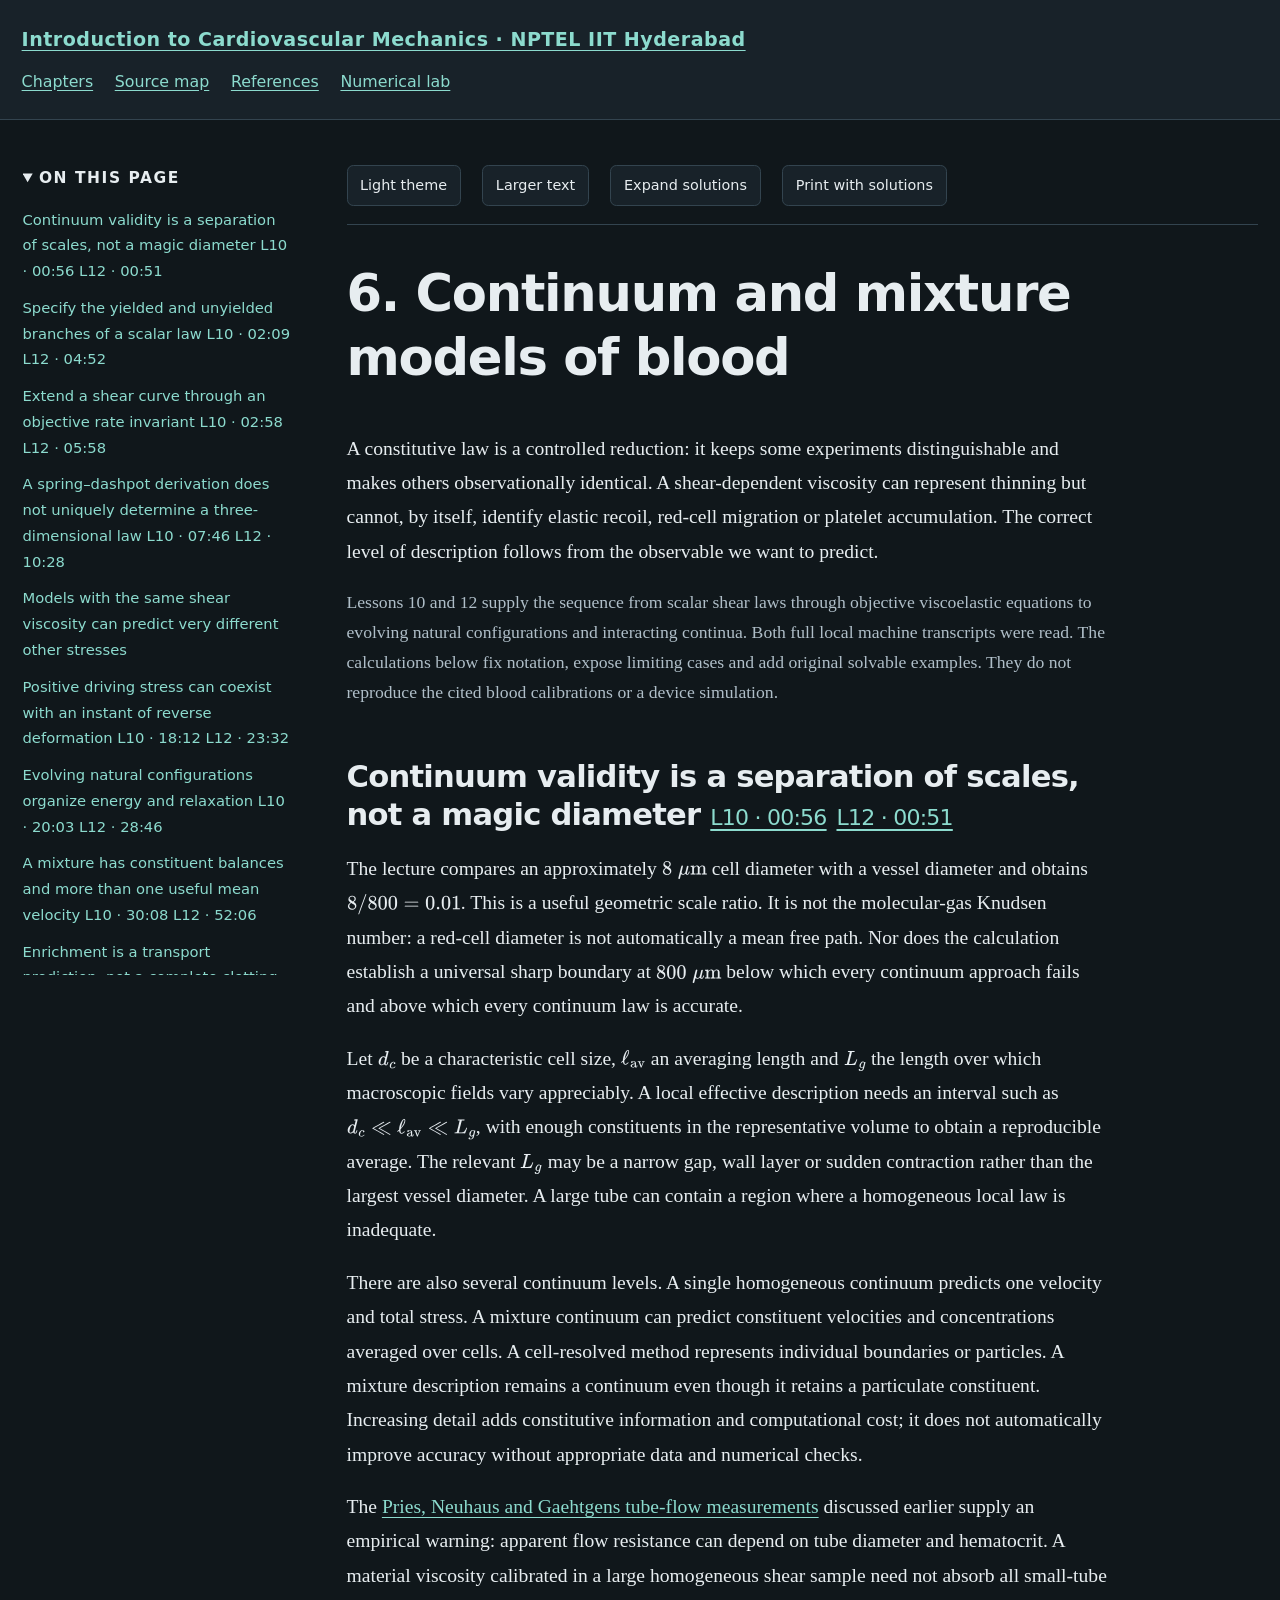
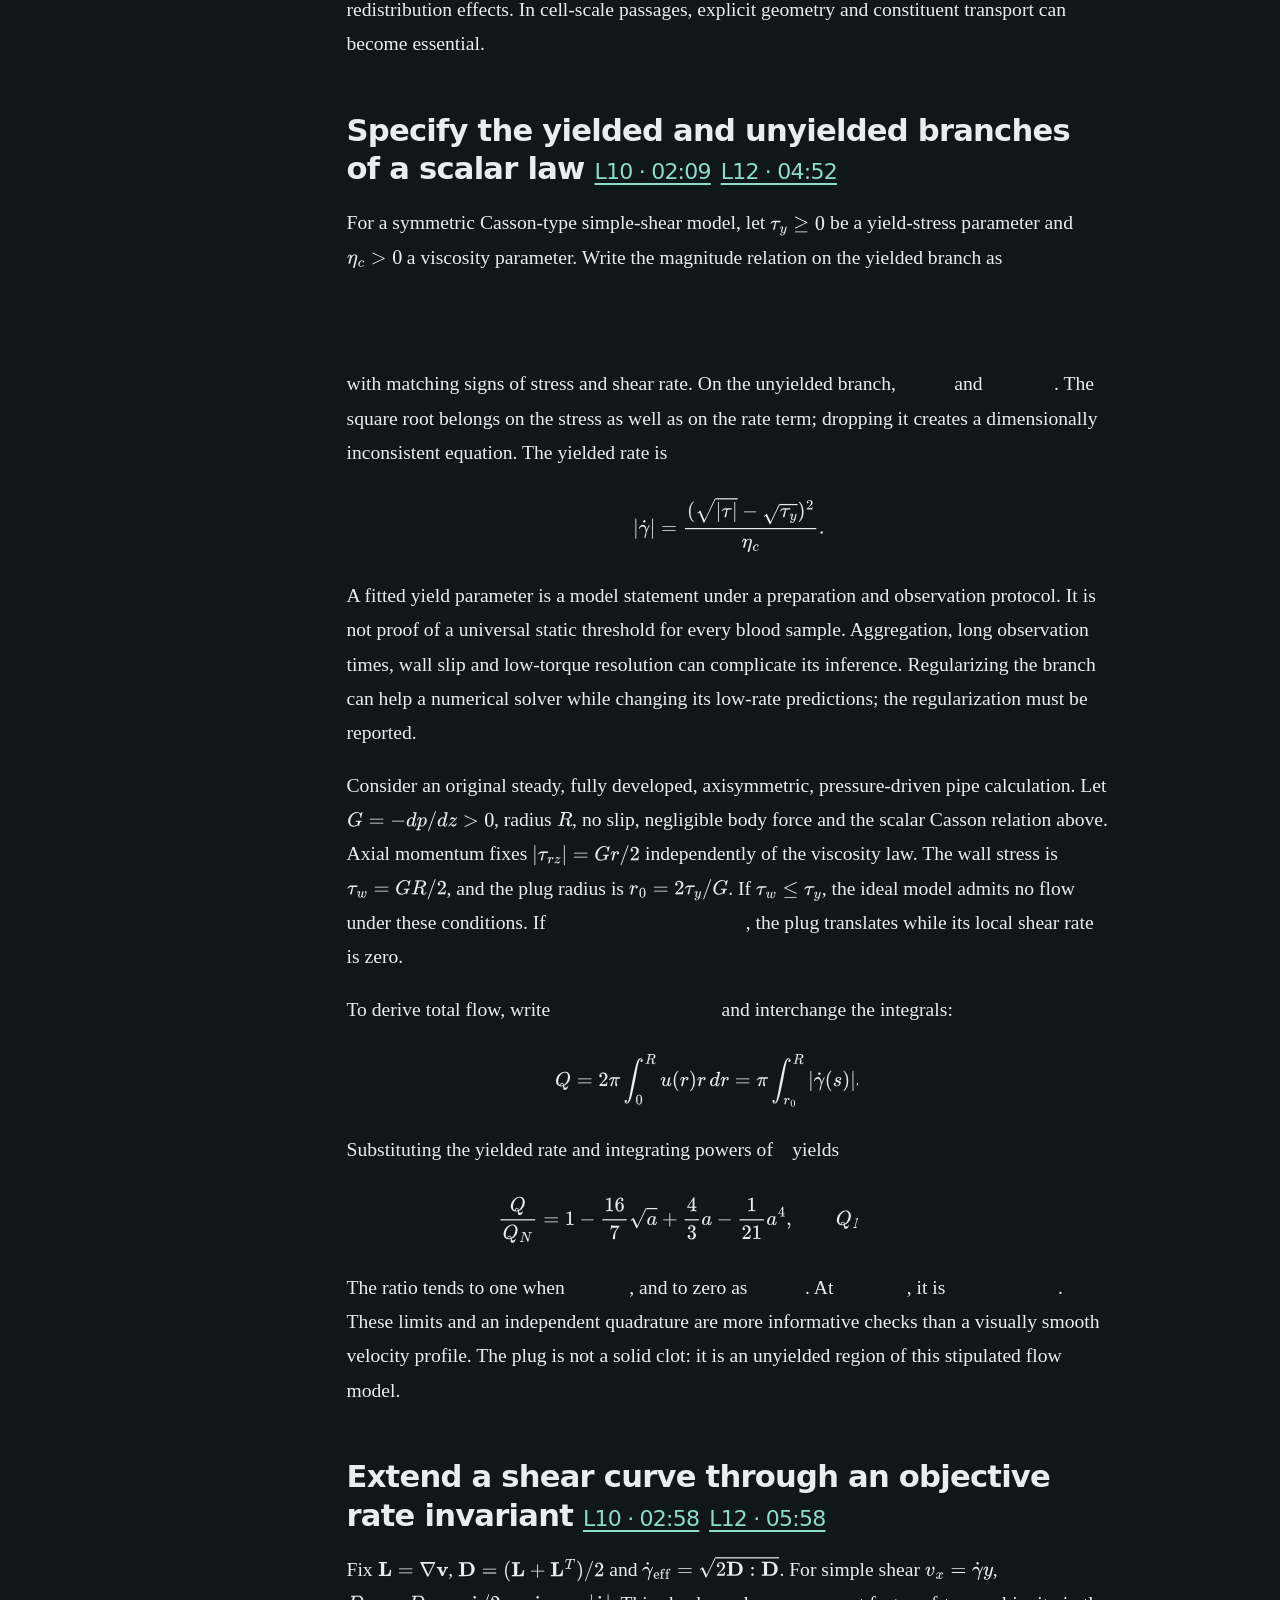
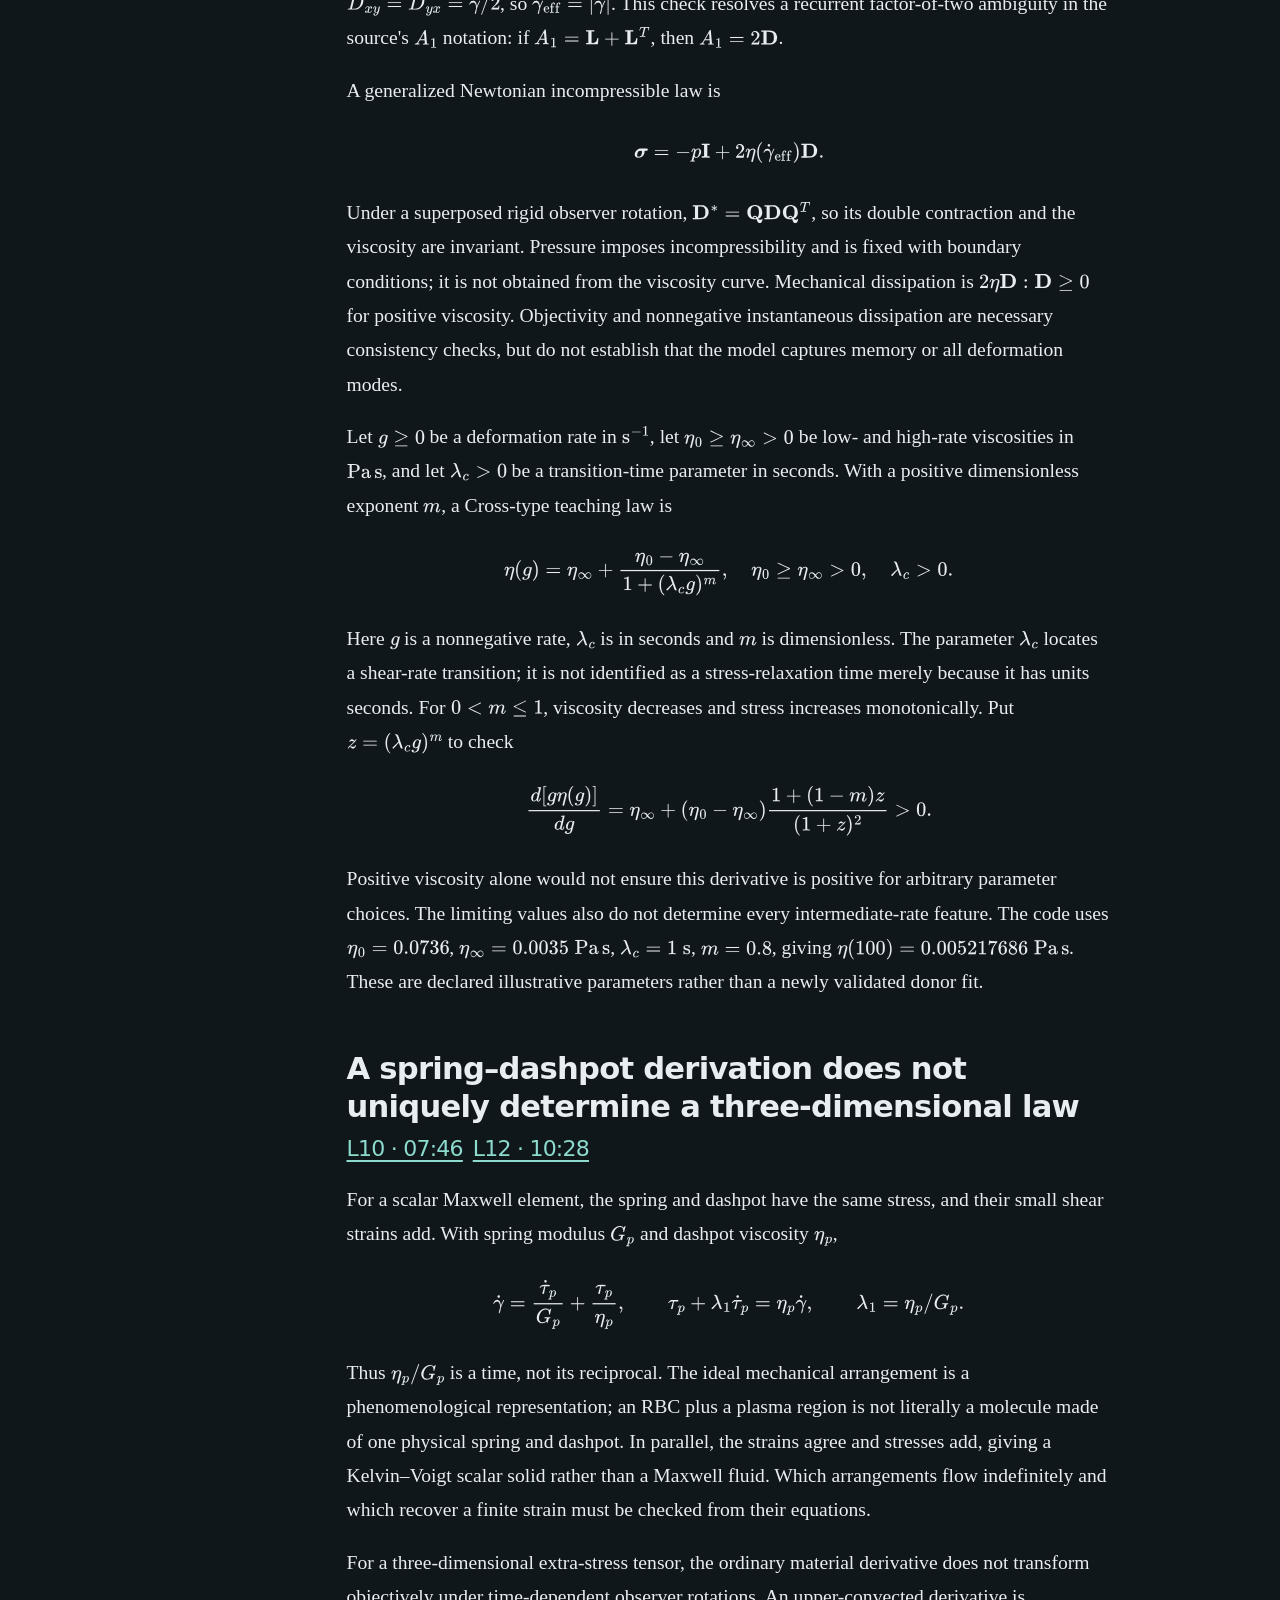
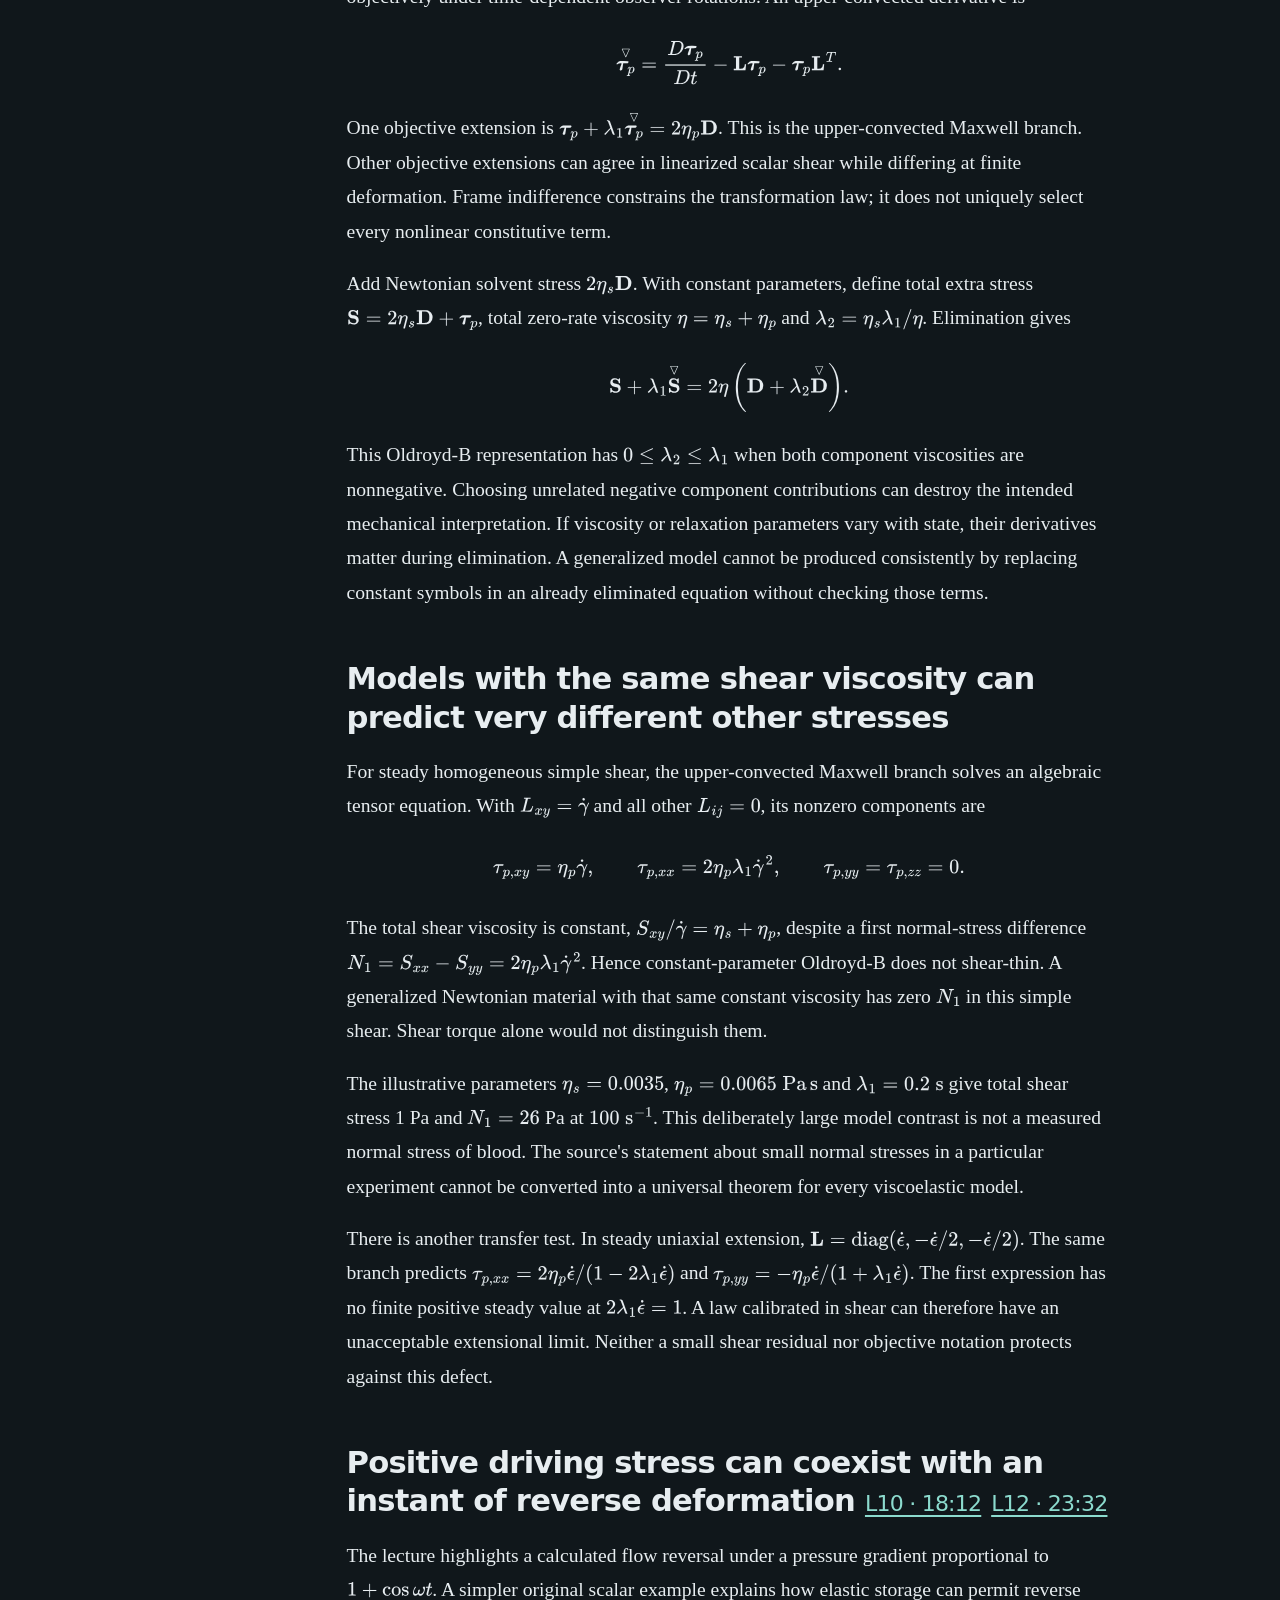
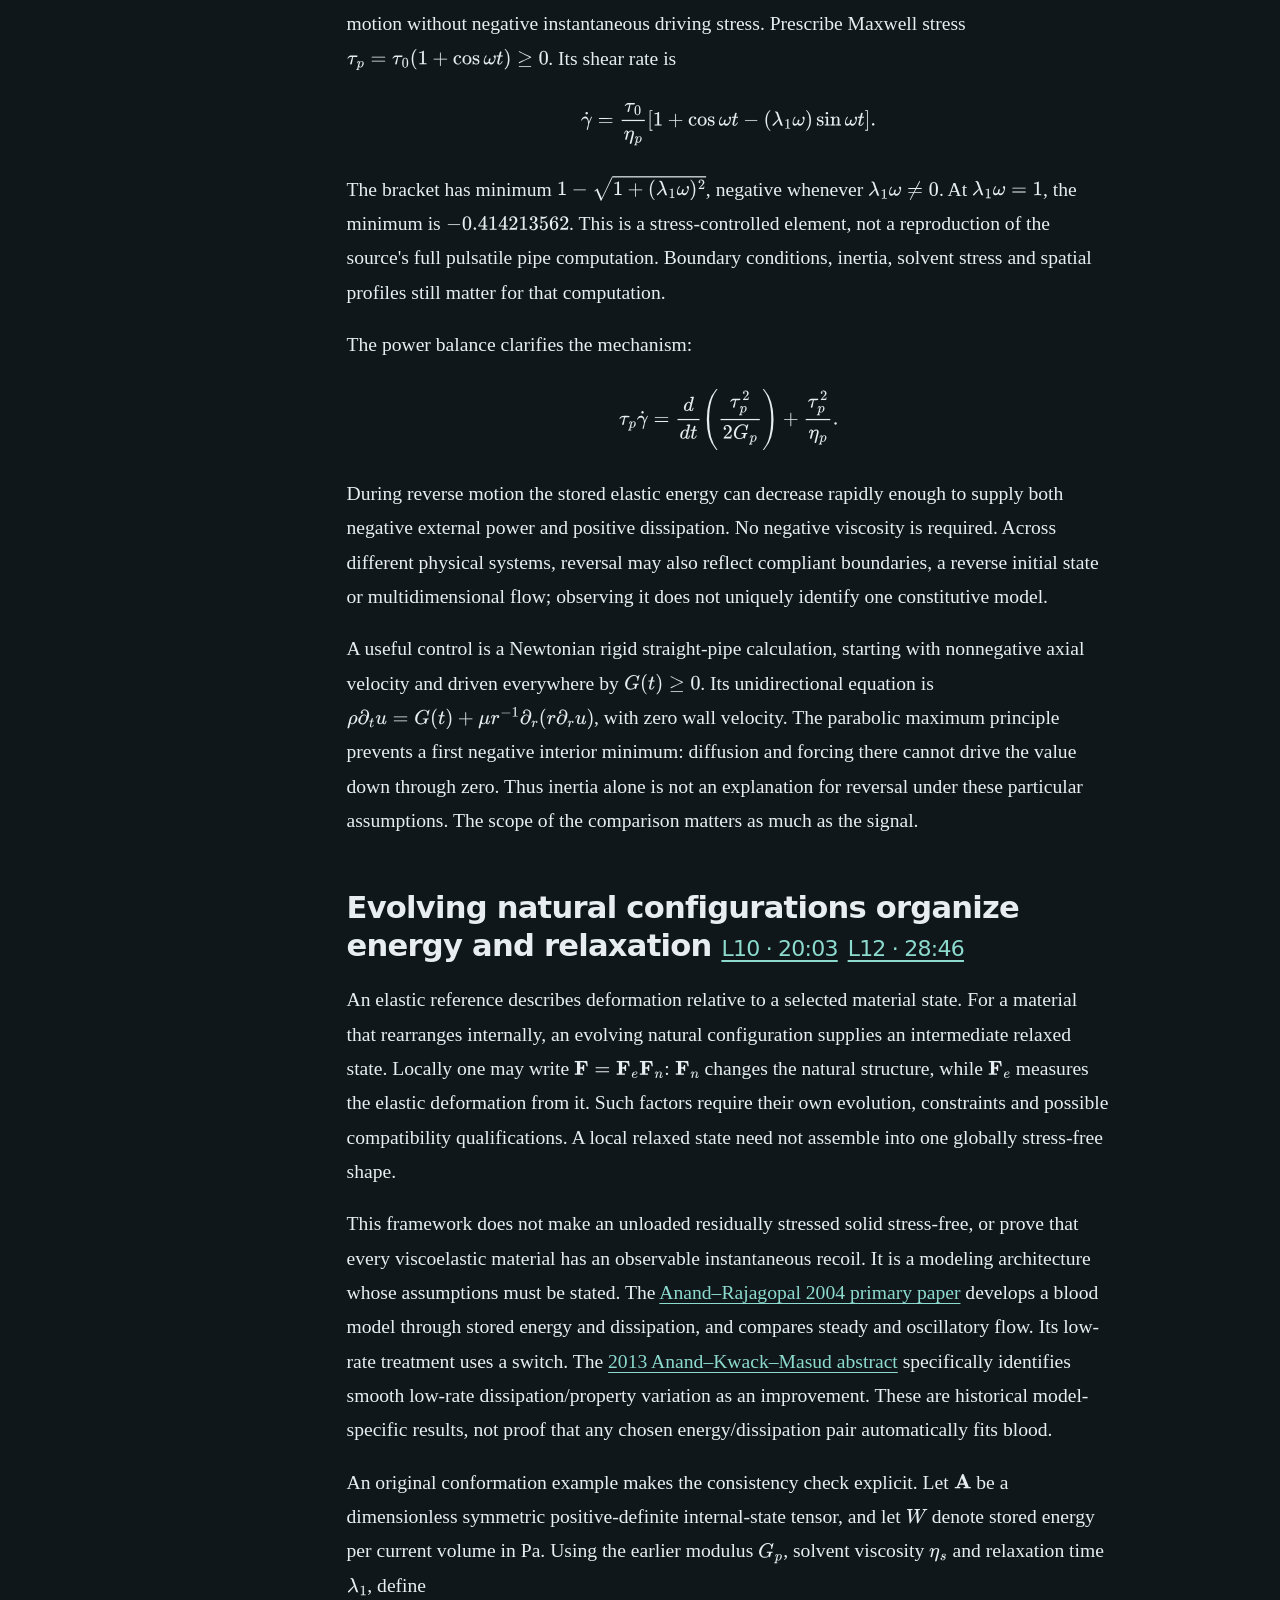
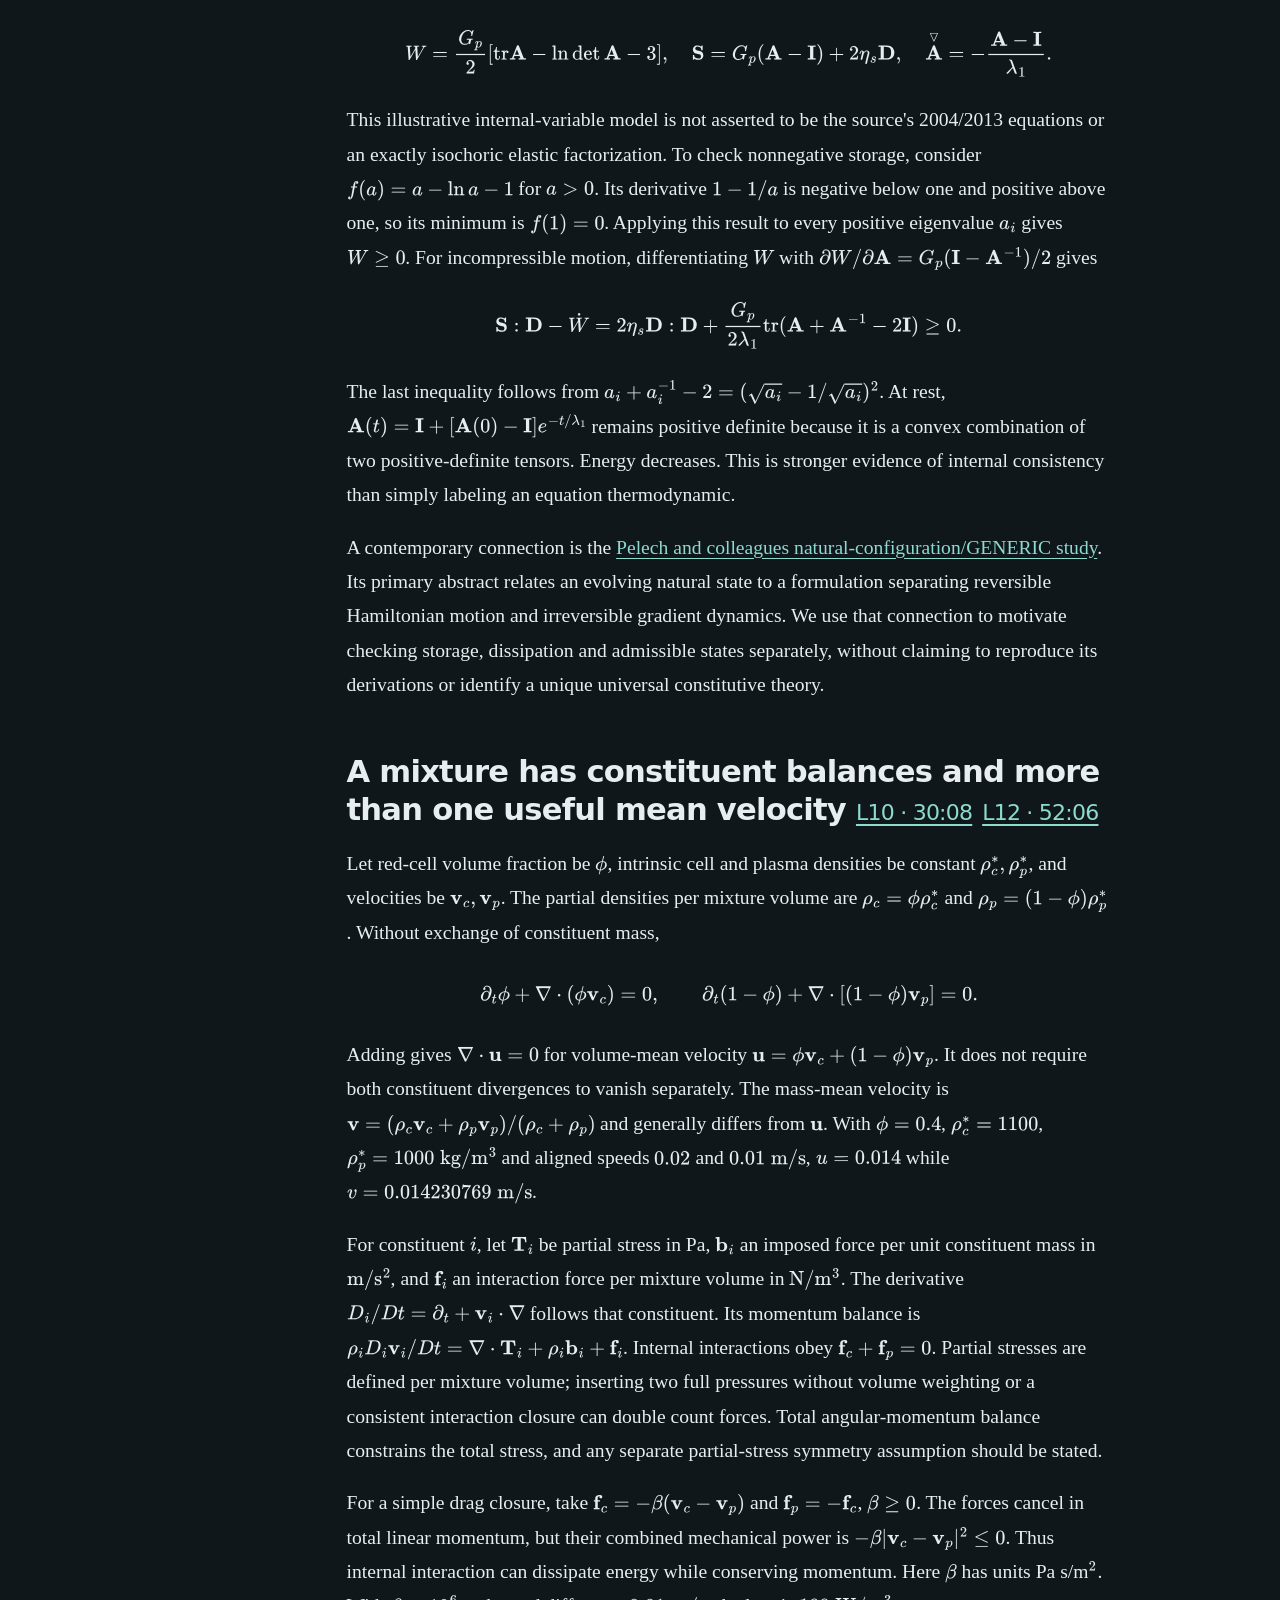
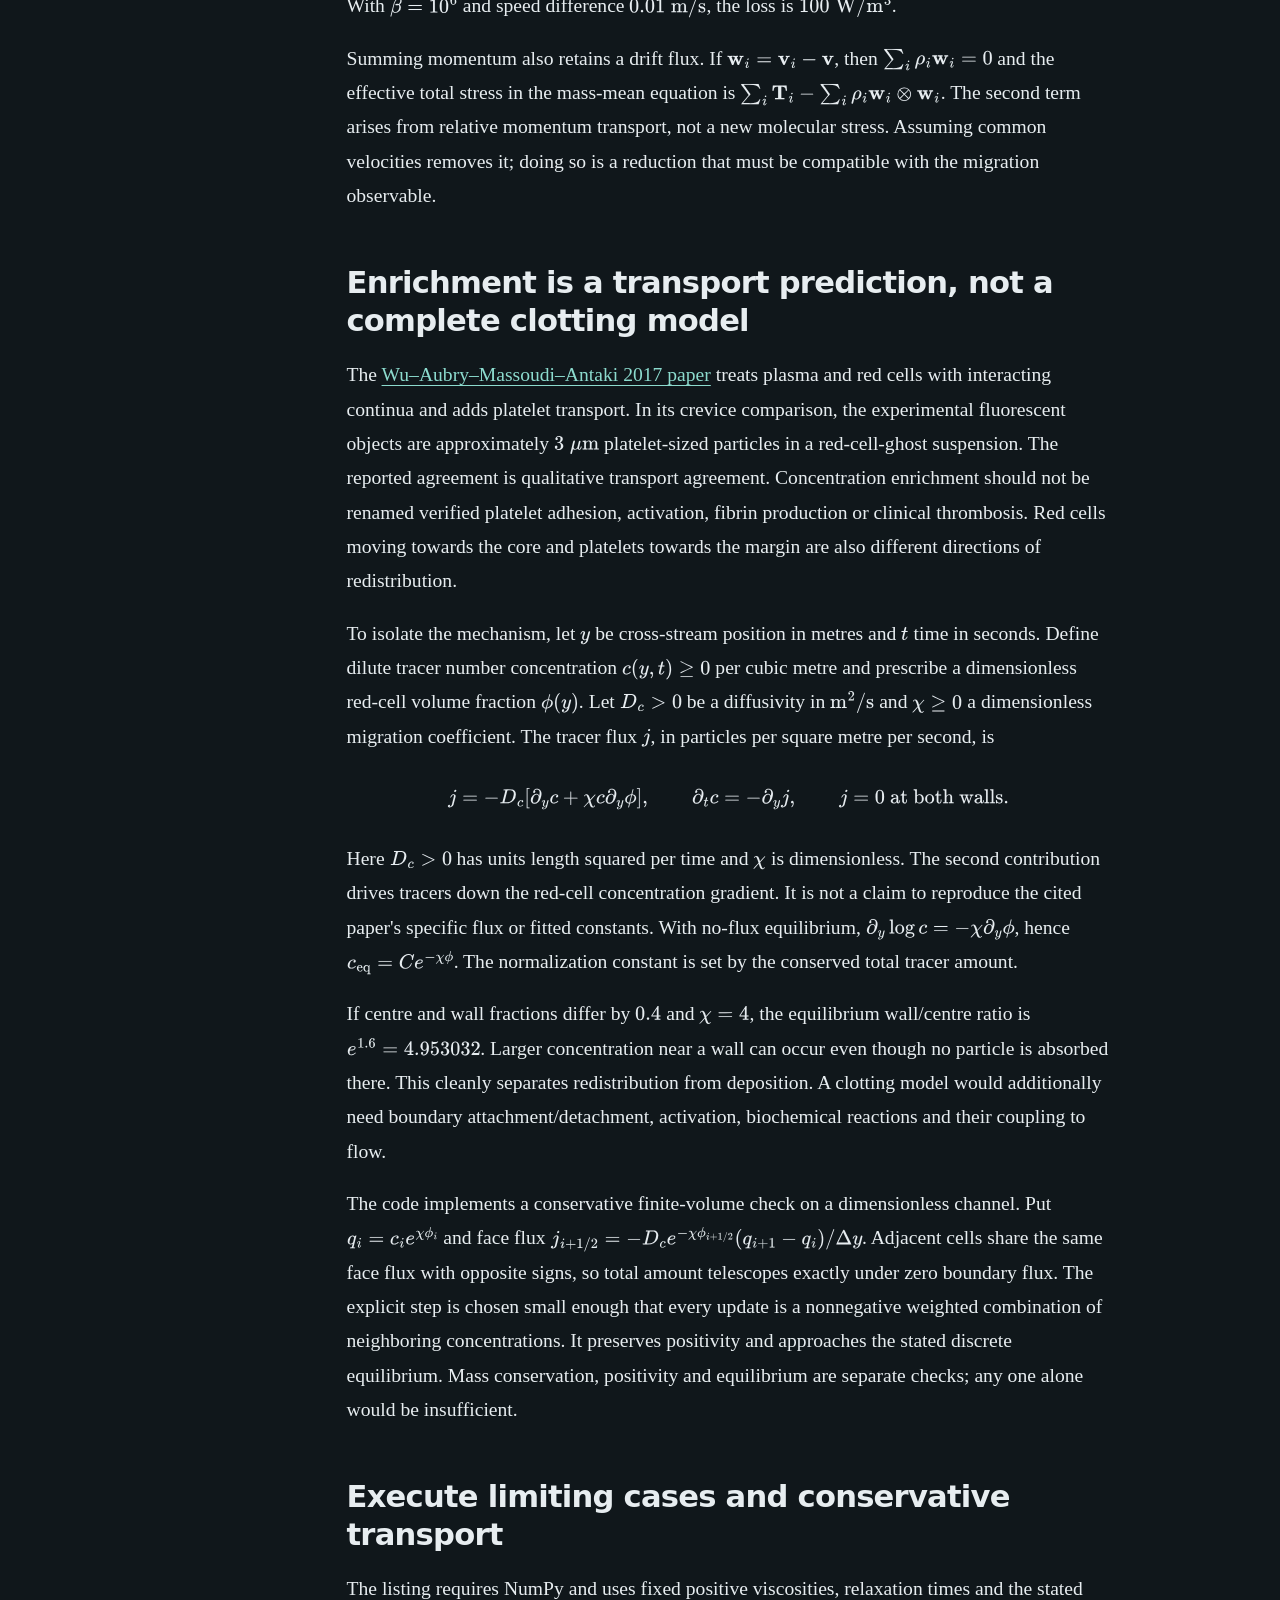
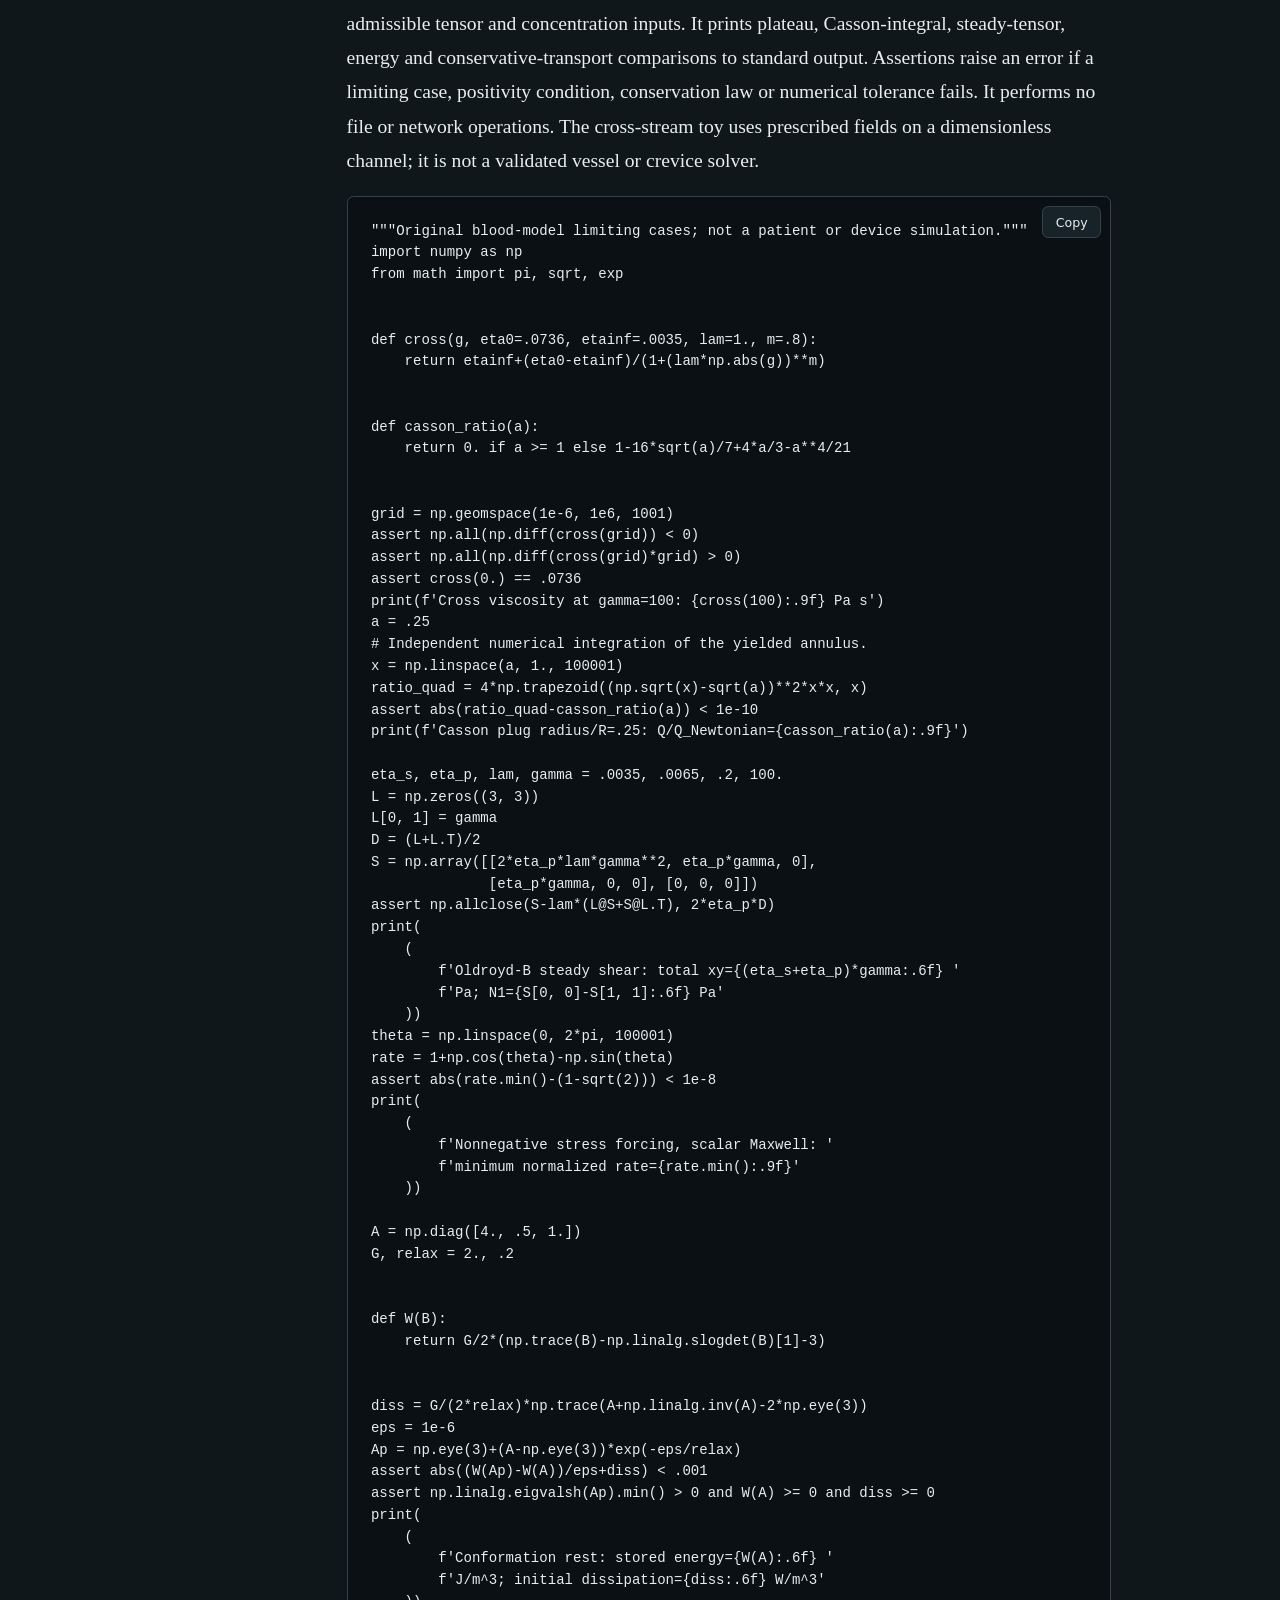
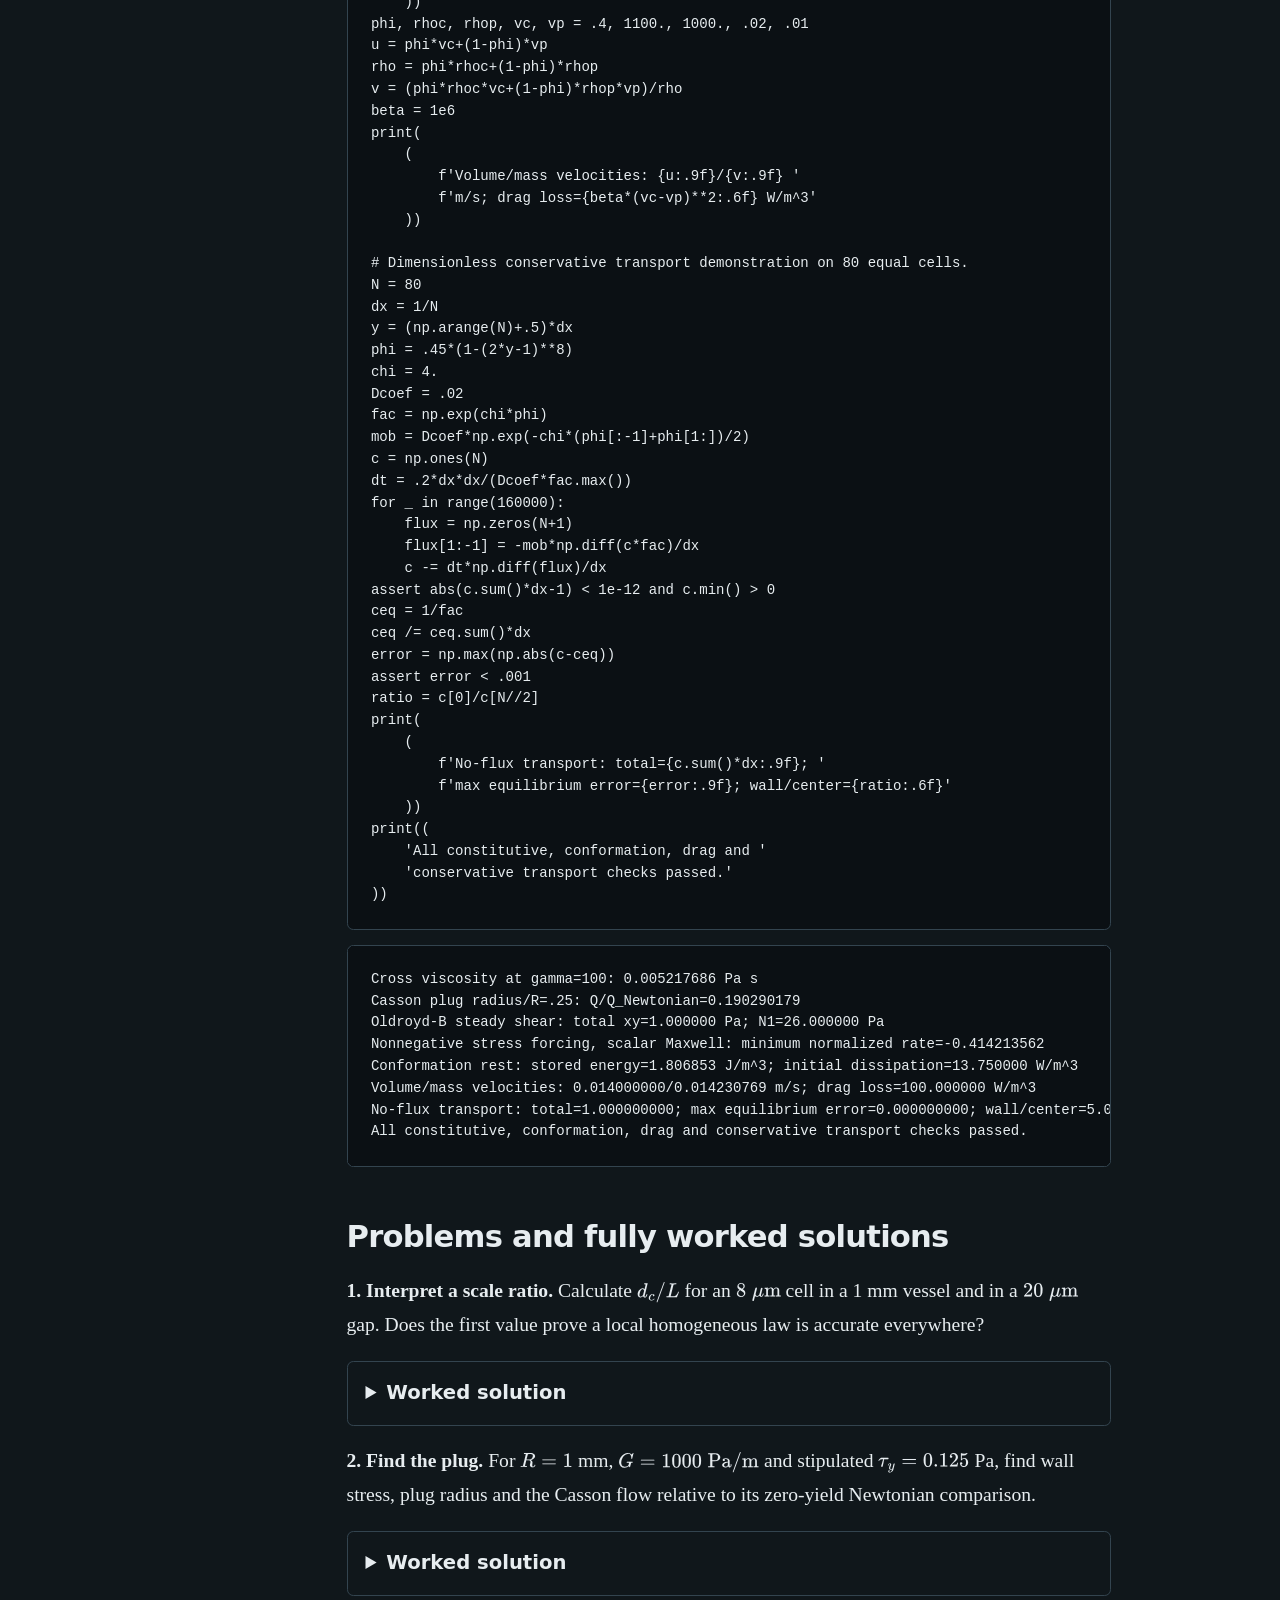
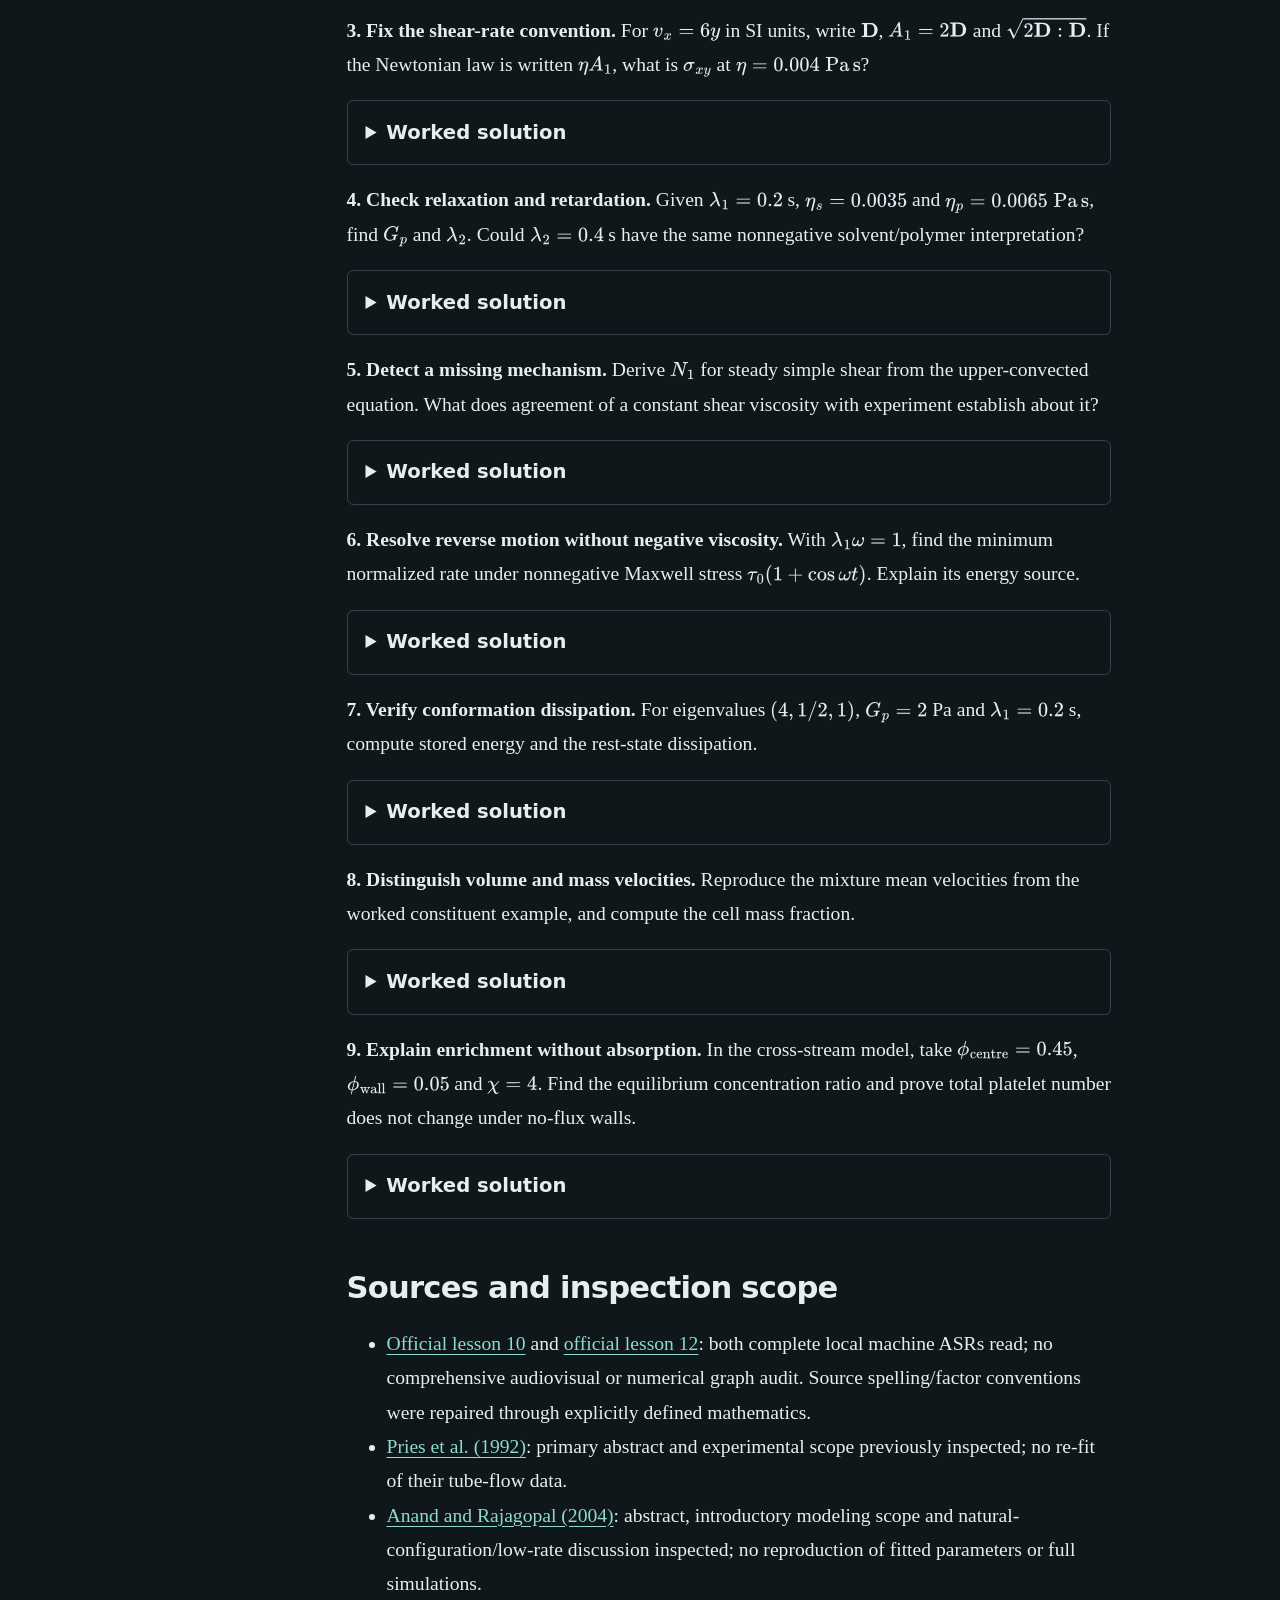
<file: chapter-06-blood-continuum-mixtures.html>
<!doctype html>
<html lang="en"><head><meta charset="utf-8"><meta name="viewport" content="width=device-width,initial-scale=1">
<meta name="color-scheme" content="dark light"><meta name="book-content-sha256" content="c751c54f6feec02ed906ad9d7ed4b61fb47863cb5020d540e7acc243b27520d0">
<title>Continuum and mixture models of blood · Introduction to Cardiovascular Mechanics</title><link rel="stylesheet" href="assets/book.css">
<script>window.MathJax={tex:{inlineMath:[['$','$'],['\\(','\\)']],displayMath:[['$$','$$'],['\\[','\\]']],processEscapes:true},svg:{fontCache:'local'},options:{skipHtmlTags:['script','noscript','style','textarea','pre','code']}};</script>
<script defer src="assets/mathjax-tex-svg.js"></script><script defer src="assets/book.js"></script><script defer src="assets/vessel-lab.js"></script></head>
<body><a class="skip" href="#main">Skip to content</a><header class="site-header"><a class="brand" href="index.html">Introduction to Cardiovascular Mechanics · NPTEL IIT Hyderabad</a><nav class="course-nav" aria-label="Book"><a href="index.html">Chapters</a><a href="source-map.html">Source map</a><a href="references.html">References</a><a href="numerical-lab.html">Numerical lab</a></nav></header>
<div class="layout"><aside class="toc" id="chapter-toc" aria-label="On this page"><h2 id="toc-heading">On this page</h2></aside><main id="main"><div class="reading-tools" aria-label="Reading controls"><button id="theme-toggle" aria-pressed="false">Light theme</button><button id="text-toggle" aria-pressed="false">Larger text</button><button id="solutions-toggle" aria-pressed="false">Expand solutions</button><button id="print-page">Print with solutions</button></div>
<article id="chapter-content"><!-- BOOK-CONTENT-START --><h1 id="chapter-title">6. Continuum and mixture models of blood</h1>
<p class="lede">A constitutive law is a controlled reduction: it keeps some experiments distinguishable and makes others observationally identical. A shear-dependent viscosity can represent thinning but cannot, by itself, identify elastic recoil, red-cell migration or platelet accumulation. The correct level of description follows from the observable we want to predict.</p>
<p class="source-note">Lessons 10 and 12 supply the sequence from scalar shear laws through objective viscoelastic equations to evolving natural configurations and interacting continua. Both full local machine transcripts were read. The calculations below fix notation, expose limiting cases and add original solvable examples. They do not reproduce the cited blood calibrations or a device simulation.</p>

<h2 id="continuum">Continuum validity is a separation of scales, not a magic diameter <a class="timestamp" href="https://www.youtube.com/watch?v=6WgMx8hOOtE&amp;t=56s">L10 · 00:56</a> <a class="timestamp" href="https://www.youtube.com/watch?v=rh595rXepQ8&amp;t=51s">L12 · 00:51</a></h2>
<p>The lecture compares an approximately $8\;\mu\mathrm m$ cell diameter with a vessel diameter and obtains $8/800=0.01$. This is a useful geometric scale ratio. It is not the molecular-gas Knudsen number: a red-cell diameter is not automatically a mean free path. Nor does the calculation establish a universal sharp boundary at $800\;\mu\mathrm m$ below which every continuum approach fails and above which every continuum law is accurate.</p>
<p>Let $d_c$ be a characteristic cell size, $\ell_{\rm av}$ an averaging length and $L_g$ the length over which macroscopic fields vary appreciably. A local effective description needs an interval such as $d_c\ll\ell_{\rm av}\ll L_g$, with enough constituents in the representative volume to obtain a reproducible average. The relevant $L_g$ may be a narrow gap, wall layer or sudden contraction rather than the largest vessel diameter. A large tube can contain a region where a homogeneous local law is inadequate.</p>
<p>There are also several continuum levels. A single homogeneous continuum predicts one velocity and total stress. A mixture continuum can predict constituent velocities and concentrations averaged over cells. A cell-resolved method represents individual boundaries or particles. A mixture description remains a continuum even though it retains a particulate constituent. Increasing detail adds constitutive information and computational cost; it does not automatically improve accuracy without appropriate data and numerical checks.</p>
<p>The <a href="https://pages.ipb.pt/~ruimec/index_ficheiros/FCTmbs/ref_6.pdf">Pries, Neuhaus and Gaehtgens tube-flow measurements</a> discussed earlier supply an empirical warning: apparent flow resistance can depend on tube diameter and hematocrit. A material viscosity calibrated in a large homogeneous shear sample need not absorb all small-tube redistribution effects. In cell-scale passages, explicit geometry and constituent transport can become essential.</p>

<h2 id="scalar">Specify the yielded and unyielded branches of a scalar law <a class="timestamp" href="https://www.youtube.com/watch?v=6WgMx8hOOtE&amp;t=129s">L10 · 02:09</a> <a class="timestamp" href="https://www.youtube.com/watch?v=rh595rXepQ8&amp;t=292s">L12 · 04:52</a></h2>
<p>For a symmetric Casson-type simple-shear model, let $\tau_y\ge0$ be a yield-stress parameter and $\eta_c&gt;0$ a viscosity parameter. Write the magnitude relation on the yielded branch as</p>
\[\sqrt{|\tau|}=\sqrt{\tau_y}+\sqrt{\eta_c|\dot\gamma|},\qquad |\tau|&gt;\tau_y,\]
<p>with matching signs of stress and shear rate. On the unyielded branch, $\dot\gamma=0$ and $|\tau|\le\tau_y$. The square root belongs on the stress as well as on the rate term; dropping it creates a dimensionally inconsistent equation. The yielded rate is</p>
\[|\dot\gamma|=\frac{(\sqrt{|\tau|}-\sqrt{\tau_y})^2}{\eta_c}.\]
<p>A fitted yield parameter is a model statement under a preparation and observation protocol. It is not proof of a universal static threshold for every blood sample. Aggregation, long observation times, wall slip and low-torque resolution can complicate its inference. Regularizing the branch can help a numerical solver while changing its low-rate predictions; the regularization must be reported.</p>
<p>Consider an original steady, fully developed, axisymmetric, pressure-driven pipe calculation. Let $G=-dp/dz&gt;0$, radius $R$, no slip, negligible body force and the scalar Casson relation above. Axial momentum fixes $|\tau_{rz}|=Gr/2$ independently of the viscosity law. The wall stress is $\tau_w=GR/2$, and the plug radius is $r_0=2\tau_y/G$. If $\tau_w\le\tau_y$, the ideal model admits no flow under these conditions. If $a=r_0/R=\tau_y/\tau_w&lt;1$, the plug translates while its local shear rate is zero.</p>
<p>To derive total flow, write $u(r)=\int_r^R|\dot\gamma(s)|ds$ and interchange the integrals:</p>
\[Q=2\pi\int_0^Ru(r)r\,dr=\pi\int_{r_0}^R|\dot\gamma(s)|s^2\,ds.\]
<p>Substituting the yielded rate and integrating powers of $s$ yields</p>
\[\frac{Q}{Q_N}=1-\frac{16}{7}\sqrt a+\frac43a-\frac1{21}a^4,\qquad Q_N=\frac{\pi GR^4}{8\eta_c}.\]
<p>The ratio tends to one when $\tau_y\to0$, and to zero as $a\to1$. At $a=1/4$, it is $0.190290179$. These limits and an independent quadrature are more informative checks than a visually smooth velocity profile. The plug is not a solid clot: it is an unyielded region of this stipulated flow model.</p>

<h2 id="objective-viscosity">Extend a shear curve through an objective rate invariant <a class="timestamp" href="https://www.youtube.com/watch?v=6WgMx8hOOtE&amp;t=178s">L10 · 02:58</a> <a class="timestamp" href="https://www.youtube.com/watch?v=rh595rXepQ8&amp;t=358s">L12 · 05:58</a></h2>
<p>Fix $\mathbf L=\nabla\mathbf v$, $\mathbf D=(\mathbf L+\mathbf L^T)/2$ and $\dot\gamma_{\rm eff}=\sqrt{2\mathbf D:\mathbf D}$. For simple shear $v_x=\dot\gamma y$, $D_{xy}=D_{yx}=\dot\gamma/2$, so $\dot\gamma_{\rm eff}=|\dot\gamma|$. This check resolves a recurrent factor-of-two ambiguity in the source's $A_1$ notation: if $A_1=\mathbf L+\mathbf L^T$, then $A_1=2\mathbf D$.</p>
<p>A generalized Newtonian incompressible law is</p>
\[\boldsymbol\sigma=-p\mathbf I+2\eta(\dot\gamma_{\rm eff})\mathbf D.\]
<p>Under a superposed rigid observer rotation, $\mathbf D^*=\mathbf Q\mathbf D\mathbf Q^T$, so its double contraction and the viscosity are invariant. Pressure imposes incompressibility and is fixed with boundary conditions; it is not obtained from the viscosity curve. Mechanical dissipation is $2\eta\mathbf D:\mathbf D\ge0$ for positive viscosity. Objectivity and nonnegative instantaneous dissipation are necessary consistency checks, but do not establish that the model captures memory or all deformation modes.</p>
<p>Let $g\ge0$ be a deformation rate in $\mathrm{s^{-1}}$, let $\eta_0\ge\eta_\infty\gt0$ be low- and high-rate viscosities in $\mathrm{Pa\,s}$, and let $\lambda_c\gt0$ be a transition-time parameter in seconds. With a positive dimensionless exponent $m$, a Cross-type teaching law is</p>
\[\eta(g)=\eta_\infty+\frac{\eta_0-\eta_\infty}{1+(\lambda_c g)^m},\quad \eta_0\ge\eta_\infty&gt;0,\quad \lambda_c&gt;0.\]
<p>Here $g$ is a nonnegative rate, $\lambda_c$ is in seconds and $m$ is dimensionless. The parameter $\lambda_c$ locates a shear-rate transition; it is not identified as a stress-relaxation time merely because it has units seconds. For $0&lt;m\le1$, viscosity decreases and stress increases monotonically. Put $z=(\lambda_c g)^m$ to check</p>
\[\frac{d[g\eta(g)]}{dg}=\eta_\infty+(\eta_0-\eta_\infty)\frac{1+(1-m)z}{(1+z)^2}&gt;0.\]
<p>Positive viscosity alone would not ensure this derivative is positive for arbitrary parameter choices. The limiting values also do not determine every intermediate-rate feature. The code uses $\eta_0=0.0736$, $\eta_\infty=0.0035\;\mathrm{Pa\,s}$, $\lambda_c=1\;\mathrm s$, $m=0.8$, giving $\eta(100)=0.005217686\;\mathrm{Pa\,s}$. These are declared illustrative parameters rather than a newly validated donor fit.</p>

<h2 id="maxwell">A spring–dashpot derivation does not uniquely determine a three-dimensional law <a class="timestamp" href="https://www.youtube.com/watch?v=6WgMx8hOOtE&amp;t=466s">L10 · 07:46</a> <a class="timestamp" href="https://www.youtube.com/watch?v=rh595rXepQ8&amp;t=628s">L12 · 10:28</a></h2>
<p>For a scalar Maxwell element, the spring and dashpot have the same stress, and their small shear strains add. With spring modulus $G_p$ and dashpot viscosity $\eta_p$,</p>
\[\dot\gamma=\frac{\dot\tau_p}{G_p}+\frac{\tau_p}{\eta_p},\qquad \tau_p+\lambda_1\dot\tau_p=\eta_p\dot\gamma,\qquad \lambda_1=\eta_p/G_p.\]
<p>Thus $\eta_p/G_p$ is a time, not its reciprocal. The ideal mechanical arrangement is a phenomenological representation; an RBC plus a plasma region is not literally a molecule made of one physical spring and dashpot. In parallel, the strains agree and stresses add, giving a Kelvin–Voigt scalar solid rather than a Maxwell fluid. Which arrangements flow indefinitely and which recover a finite strain must be checked from their equations.</p>
<p>For a three-dimensional extra-stress tensor, the ordinary material derivative does not transform objectively under time-dependent observer rotations. An upper-convected derivative is</p>
\[\overset{\triangledown}{\boldsymbol\tau_p}=\frac{D\boldsymbol\tau_p}{Dt}-\mathbf L\boldsymbol\tau_p-\boldsymbol\tau_p\mathbf L^T.\]
<p>One objective extension is $\boldsymbol\tau_p+\lambda_1\overset{\triangledown}{\boldsymbol\tau_p}=2\eta_p\mathbf D$. This is the upper-convected Maxwell branch. Other objective extensions can agree in linearized scalar shear while differing at finite deformation. Frame indifference constrains the transformation law; it does not uniquely select every nonlinear constitutive term.</p>
<p>Add Newtonian solvent stress $2\eta_s\mathbf D$. With constant parameters, define total extra stress $\mathbf S=2\eta_s\mathbf D+\boldsymbol\tau_p$, total zero-rate viscosity $\eta=\eta_s+\eta_p$ and $\lambda_2=\eta_s\lambda_1/\eta$. Elimination gives</p>
\[\mathbf S+\lambda_1\overset{\triangledown}{\mathbf S}=2\eta\left(\mathbf D+\lambda_2\overset{\triangledown}{\mathbf D}\right).\]
<p>This Oldroyd-B representation has $0\le\lambda_2\le\lambda_1$ when both component viscosities are nonnegative. Choosing unrelated negative component contributions can destroy the intended mechanical interpretation. If viscosity or relaxation parameters vary with state, their derivatives matter during elimination. A generalized model cannot be produced consistently by replacing constant symbols in an already eliminated equation without checking those terms.</p>

<h2 id="normal-stress">Models with the same shear viscosity can predict very different other stresses</h2>
<p>For steady homogeneous simple shear, the upper-convected Maxwell branch solves an algebraic tensor equation. With $L_{xy}=\dot\gamma$ and all other $L_{ij}=0$, its nonzero components are</p>
\[\tau_{p,xy}=\eta_p\dot\gamma,\qquad \tau_{p,xx}=2\eta_p\lambda_1\dot\gamma^2,\qquad \tau_{p,yy}=\tau_{p,zz}=0.\]
<p>The total shear viscosity is constant, $S_{xy}/\dot\gamma=\eta_s+\eta_p$, despite a first normal-stress difference $N_1=S_{xx}-S_{yy}=2\eta_p\lambda_1\dot\gamma^2$. Hence constant-parameter Oldroyd-B does not shear-thin. A generalized Newtonian material with that same constant viscosity has zero $N_1$ in this simple shear. Shear torque alone would not distinguish them.</p>
<p>The illustrative parameters $\eta_s=0.0035$, $\eta_p=0.0065\;\mathrm{Pa\,s}$ and $\lambda_1=0.2\;\mathrm s$ give total shear stress 1 Pa and $N_1=26$ Pa at $100\;\mathrm{s^{-1}}$. This deliberately large model contrast is not a measured normal stress of blood. The source's statement about small normal stresses in a particular experiment cannot be converted into a universal theorem for every viscoelastic model.</p>
<p>There is another transfer test. In steady uniaxial extension, $\mathbf L=\mathrm{diag}(\dot\epsilon,-\dot\epsilon/2,-\dot\epsilon/2)$. The same branch predicts $\tau_{p,xx}=2\eta_p\dot\epsilon/(1-2\lambda_1\dot\epsilon)$ and $\tau_{p,yy}=-\eta_p\dot\epsilon/(1+\lambda_1\dot\epsilon)$. The first expression has no finite positive steady value at $2\lambda_1\dot\epsilon=1$. A law calibrated in shear can therefore have an unacceptable extensional limit. Neither a small shear residual nor objective notation protects against this defect.</p>

<h2 id="recoil">Positive driving stress can coexist with an instant of reverse deformation <a class="timestamp" href="https://www.youtube.com/watch?v=6WgMx8hOOtE&amp;t=1092s">L10 · 18:12</a> <a class="timestamp" href="https://www.youtube.com/watch?v=rh595rXepQ8&amp;t=1412s">L12 · 23:32</a></h2>
<p>The lecture highlights a calculated flow reversal under a pressure gradient proportional to $1+\cos\omega t$. A simpler original scalar example explains how elastic storage can permit reverse motion without negative instantaneous driving stress. Prescribe Maxwell stress $\tau_p=\tau_0(1+\cos\omega t)\ge0$. Its shear rate is</p>
\[\dot\gamma=\frac{\tau_0}{\eta_p}\left[1+\cos\omega t-(\lambda_1\omega)\sin\omega t\right].\]
<p>The bracket has minimum $1-\sqrt{1+(\lambda_1\omega)^2}$, negative whenever $\lambda_1\omega\ne0$. At $\lambda_1\omega=1$, the minimum is $-0.414213562$. This is a stress-controlled element, not a reproduction of the source's full pulsatile pipe computation. Boundary conditions, inertia, solvent stress and spatial profiles still matter for that computation.</p>
<p>The power balance clarifies the mechanism:</p>
\[\tau_p\dot\gamma=\frac{d}{dt}\left(\frac{\tau_p^2}{2G_p}\right)+\frac{\tau_p^2}{\eta_p}.\]
<p>During reverse motion the stored elastic energy can decrease rapidly enough to supply both negative external power and positive dissipation. No negative viscosity is required. Across different physical systems, reversal may also reflect compliant boundaries, a reverse initial state or multidimensional flow; observing it does not uniquely identify one constitutive model.</p>
<p>A useful control is a Newtonian rigid straight-pipe calculation, starting with nonnegative axial velocity and driven everywhere by $G(t)\ge0$. Its unidirectional equation is $\rho\partial_tu=G(t)+\mu r^{-1}\partial_r(r\partial_ru)$, with zero wall velocity. The parabolic maximum principle prevents a first negative interior minimum: diffusion and forcing there cannot drive the value down through zero. Thus inertia alone is not an explanation for reversal under these particular assumptions. The scope of the comparison matters as much as the signal.</p>

<h2 id="natural">Evolving natural configurations organize energy and relaxation <a class="timestamp" href="https://www.youtube.com/watch?v=6WgMx8hOOtE&amp;t=1203s">L10 · 20:03</a> <a class="timestamp" href="https://www.youtube.com/watch?v=rh595rXepQ8&amp;t=1726s">L12 · 28:46</a></h2>
<p>An elastic reference describes deformation relative to a selected material state. For a material that rearranges internally, an evolving natural configuration supplies an intermediate relaxed state. Locally one may write $\mathbf F=\mathbf F_e\mathbf F_n$: $\mathbf F_n$ changes the natural structure, while $\mathbf F_e$ measures the elastic deformation from it. Such factors require their own evolution, constraints and possible compatibility qualifications. A local relaxed state need not assemble into one globally stress-free shape.</p>
<p>This framework does not make an unloaded residually stressed solid stress-free, or prove that every viscoelastic material has an observable instantaneous recoil. It is a modeling architecture whose assumptions must be stated. The <a href="https://www.cs.cmu.edu/~sangria/publications/MAKRR2004.pdf">Anand–Rajagopal 2004 primary paper</a> develops a blood model through stored energy and dissipation, and compares steady and oscillatory flow. Its low-rate treatment uses a switch. The <a href="https://www.sciencedirect.com/science/article/abs/pii/S0020722513001006">2013 Anand–Kwack–Masud abstract</a> specifically identifies smooth low-rate dissipation/property variation as an improvement. These are historical model-specific results, not proof that any chosen energy/dissipation pair automatically fits blood.</p>
<p>An original conformation example makes the consistency check explicit. Let $\mathbf A$ be a dimensionless symmetric positive-definite internal-state tensor, and let $W$ denote stored energy per current volume in Pa. Using the earlier modulus $G_p$, solvent viscosity $\eta_s$ and relaxation time $\lambda_1$, define</p>
\[W=\frac{G_p}{2}[\mathrm{tr}\mathbf A-\ln\det\mathbf A-3],\quad \mathbf S=G_p(\mathbf A-\mathbf I)+2\eta_s\mathbf D,\quad \overset{\triangledown}{\mathbf A}=-\frac{\mathbf A-\mathbf I}{\lambda_1}.\]
<p>This illustrative internal-variable model is not asserted to be the source's 2004/2013 equations or an exactly isochoric elastic factorization. To check nonnegative storage, consider $f(a)=a-\ln a-1$ for $a\gt0$. Its derivative $1-1/a$ is negative below one and positive above one, so its minimum is $f(1)=0$. Applying this result to every positive eigenvalue $a_i$ gives $W\ge0$. For incompressible motion, differentiating $W$ with $\partial W/\partial\mathbf A=G_p(\mathbf I-\mathbf A^{-1})/2$ gives</p>
\[\mathbf S:\mathbf D-\dot W=2\eta_s\mathbf D:\mathbf D+\frac{G_p}{2\lambda_1}\mathrm{tr}(\mathbf A+\mathbf A^{-1}-2\mathbf I)\ge0.\]
<p>The last inequality follows from $a_i+a_i^{-1}-2=(\sqrt{a_i}-1/\sqrt{a_i})^2$. At rest, $\mathbf A(t)=\mathbf I+[\mathbf A(0)-\mathbf I]e^{-t/\lambda_1}$ remains positive definite because it is a convex combination of two positive-definite tensors. Energy decreases. This is stronger evidence of internal consistency than simply labeling an equation thermodynamic.</p>
<p>A contemporary connection is the <a href="https://arxiv.org/abs/2010.06903">Pelech and colleagues natural-configuration/GENERIC study</a>. Its primary abstract relates an evolving natural state to a formulation separating reversible Hamiltonian motion and irreversible gradient dynamics. We use that connection to motivate checking storage, dissipation and admissible states separately, without claiming to reproduce its derivations or identify a unique universal constitutive theory.</p>

<h2 id="mixture">A mixture has constituent balances and more than one useful mean velocity <a class="timestamp" href="https://www.youtube.com/watch?v=6WgMx8hOOtE&amp;t=1808s">L10 · 30:08</a> <a class="timestamp" href="https://www.youtube.com/watch?v=rh595rXepQ8&amp;t=3126s">L12 · 52:06</a></h2>
<p>Let red-cell volume fraction be $\phi$, intrinsic cell and plasma densities be constant $\rho_c^*,\rho_p^*$, and velocities be $\mathbf v_c,\mathbf v_p$. The partial densities per mixture volume are $\rho_c=\phi\rho_c^*$ and $\rho_p=(1-\phi)\rho_p^*$. Without exchange of constituent mass,</p>
\[\partial_t\phi+\nabla\cdot(\phi\mathbf v_c)=0,\qquad \partial_t(1-\phi)+\nabla\cdot[(1-\phi)\mathbf v_p]=0.\]
<p>Adding gives $\nabla\cdot\mathbf u=0$ for volume-mean velocity $\mathbf u=\phi\mathbf v_c+(1-\phi)\mathbf v_p$. It does not require both constituent divergences to vanish separately. The mass-mean velocity is $\mathbf v=(\rho_c\mathbf v_c+\rho_p\mathbf v_p)/(\rho_c+\rho_p)$ and generally differs from $\mathbf u$. With $\phi=0.4$, $\rho_c^*=1100$, $\rho_p^*=1000\;\mathrm{kg/m^3}$ and aligned speeds $0.02$ and $0.01\;\mathrm{m/s}$, $u=0.014$ while $v=0.014230769\;\mathrm{m/s}$.</p>
<p>For constituent $i$, let $\mathbf T_i$ be partial stress in Pa, $\mathbf b_i$ an imposed force per unit constituent mass in $\mathrm{m/s^2}$, and $\mathbf f_i$ an interaction force per mixture volume in $\mathrm{N/m^3}$. The derivative $D_i/Dt=\partial_t+\mathbf v_i\cdot\nabla$ follows that constituent. Its momentum balance is $\rho_iD_i\mathbf v_i/Dt=\nabla\cdot\mathbf T_i+\rho_i\mathbf b_i+\mathbf f_i$. Internal interactions obey $\mathbf f_c+\mathbf f_p=0$. Partial stresses are defined per mixture volume; inserting two full pressures without volume weighting or a consistent interaction closure can double count forces. Total angular-momentum balance constrains the total stress, and any separate partial-stress symmetry assumption should be stated.</p>
<p>For a simple drag closure, take $\mathbf f_c=-\beta(\mathbf v_c-\mathbf v_p)$ and $\mathbf f_p=-\mathbf f_c$, $\beta\ge0$. The forces cancel in total linear momentum, but their combined mechanical power is $-\beta|\mathbf v_c-\mathbf v_p|^2\le0$. Thus internal interaction can dissipate energy while conserving momentum. Here $\beta$ has units Pa s/m$^2$. With $\beta=10^6$ and speed difference $0.01\;\mathrm{m/s}$, the loss is $100\;\mathrm{W/m^3}$.</p>
<p>Summing momentum also retains a drift flux. If $\mathbf w_i=\mathbf v_i-\mathbf v$, then $\sum_i\rho_i\mathbf w_i=0$ and the effective total stress in the mass-mean equation is $\sum_i\mathbf T_i-\sum_i\rho_i\mathbf w_i\otimes\mathbf w_i$. The second term arises from relative momentum transport, not a new molecular stress. Assuming common velocities removes it; doing so is a reduction that must be compatible with the migration observable.</p>

<h2 id="platelets">Enrichment is a transport prediction, not a complete clotting model</h2>
<p>The <a href="https://www.math.cmu.edu/cna/Publications/publications2017/papers/17-CNA-009.pdf">Wu–Aubry–Massoudi–Antaki 2017 paper</a> treats plasma and red cells with interacting continua and adds platelet transport. In its crevice comparison, the experimental fluorescent objects are approximately $3\;\mu\mathrm m$ platelet-sized particles in a red-cell-ghost suspension. The reported agreement is qualitative transport agreement. Concentration enrichment should not be renamed verified platelet adhesion, activation, fibrin production or clinical thrombosis. Red cells moving towards the core and platelets towards the margin are also different directions of redistribution.</p>
<p>To isolate the mechanism, let $y$ be cross-stream position in metres and $t$ time in seconds. Define dilute tracer number concentration $c(y,t)\ge0$ per cubic metre and prescribe a dimensionless red-cell volume fraction $\phi(y)$. Let $D_c\gt0$ be a diffusivity in $\mathrm{m^2/s}$ and $\chi\ge0$ a dimensionless migration coefficient. The tracer flux $j$, in particles per square metre per second, is</p>
\[j=-D_c[\partial_yc+\chi c\partial_y\phi],\qquad \partial_tc=-\partial_yj,\qquad j=0\text{ at both walls}.\]
<p>Here $D_c&gt;0$ has units length squared per time and $\chi$ is dimensionless. The second contribution drives tracers down the red-cell concentration gradient. It is not a claim to reproduce the cited paper's specific flux or fitted constants. With no-flux equilibrium, $\partial_y\log c=-\chi\partial_y\phi$, hence $c_{\rm eq}=C e^{-\chi\phi}$. The normalization constant is set by the conserved total tracer amount.</p>
<p>If centre and wall fractions differ by $0.4$ and $\chi=4$, the equilibrium wall/centre ratio is $e^{1.6}=4.953032$. Larger concentration near a wall can occur even though no particle is absorbed there. This cleanly separates redistribution from deposition. A clotting model would additionally need boundary attachment/detachment, activation, biochemical reactions and their coupling to flow.</p>
<p>The code implements a conservative finite-volume check on a dimensionless channel. Put $q_i=c_i e^{\chi\phi_i}$ and face flux $j_{i+1/2}=-D_c e^{-\chi\phi_{i+1/2}}(q_{i+1}-q_i)/\Delta y$. Adjacent cells share the same face flux with opposite signs, so total amount telescopes exactly under zero boundary flux. The explicit step is chosen small enough that every update is a nonnegative weighted combination of neighboring concentrations. It preserves positivity and approaches the stated discrete equilibrium. Mass conservation, positivity and equilibrium are separate checks; any one alone would be insufficient.</p>

<h2 id="code">Execute limiting cases and conservative transport</h2>
<p>The listing requires NumPy and uses fixed positive viscosities, relaxation times and the stated admissible tensor and concentration inputs. It prints plateau, Casson-integral, steady-tensor, energy and conservative-transport comparisons to standard output. Assertions raise an error if a limiting case, positivity condition, conservation law or numerical tolerance fails. It performs no file or network operations. The cross-stream toy uses prescribed fields on a dimensionless channel; it is not a validated vessel or crevice solver.</p>
<pre data-run="code/ch06_models.py"><code class="language-python">"""Original blood-model limiting cases; not a patient or device simulation."""
import numpy as np
from math import pi, sqrt, exp


def cross(g, eta0=.0736, etainf=.0035, lam=1., m=.8):
    return etainf+(eta0-etainf)/(1+(lam*np.abs(g))**m)


def casson_ratio(a):
    return 0. if a &gt;= 1 else 1-16*sqrt(a)/7+4*a/3-a**4/21


grid = np.geomspace(1e-6, 1e6, 1001)
assert np.all(np.diff(cross(grid)) &lt; 0)
assert np.all(np.diff(cross(grid)*grid) &gt; 0)
assert cross(0.) == .0736
print(f'Cross viscosity at gamma=100: {cross(100):.9f} Pa s')
a = .25
# Independent numerical integration of the yielded annulus.
x = np.linspace(a, 1., 100001)
ratio_quad = 4*np.trapezoid((np.sqrt(x)-sqrt(a))**2*x*x, x)
assert abs(ratio_quad-casson_ratio(a)) &lt; 1e-10
print(f'Casson plug radius/R=.25: Q/Q_Newtonian={casson_ratio(a):.9f}')

eta_s, eta_p, lam, gamma = .0035, .0065, .2, 100.
L = np.zeros((3, 3))
L[0, 1] = gamma
D = (L+L.T)/2
S = np.array([[2*eta_p*lam*gamma**2, eta_p*gamma, 0],
              [eta_p*gamma, 0, 0], [0, 0, 0]])
assert np.allclose(S-lam*(L@S+S@L.T), 2*eta_p*D)
print(
    (
        f'Oldroyd-B steady shear: total xy={(eta_s+eta_p)*gamma:.6f} '
        f'Pa; N1={S[0, 0]-S[1, 1]:.6f} Pa'
    ))
theta = np.linspace(0, 2*pi, 100001)
rate = 1+np.cos(theta)-np.sin(theta)
assert abs(rate.min()-(1-sqrt(2))) &lt; 1e-8
print(
    (
        f'Nonnegative stress forcing, scalar Maxwell: '
        f'minimum normalized rate={rate.min():.9f}'
    ))

A = np.diag([4., .5, 1.])
G, relax = 2., .2


def W(B):
    return G/2*(np.trace(B)-np.linalg.slogdet(B)[1]-3)


diss = G/(2*relax)*np.trace(A+np.linalg.inv(A)-2*np.eye(3))
eps = 1e-6
Ap = np.eye(3)+(A-np.eye(3))*exp(-eps/relax)
assert abs((W(Ap)-W(A))/eps+diss) &lt; .001
assert np.linalg.eigvalsh(Ap).min() &gt; 0 and W(A) &gt;= 0 and diss &gt;= 0
print(
    (
        f'Conformation rest: stored energy={W(A):.6f} '
        f'J/m^3; initial dissipation={diss:.6f} W/m^3'
    ))
phi, rhoc, rhop, vc, vp = .4, 1100., 1000., .02, .01
u = phi*vc+(1-phi)*vp
rho = phi*rhoc+(1-phi)*rhop
v = (phi*rhoc*vc+(1-phi)*rhop*vp)/rho
beta = 1e6
print(
    (
        f'Volume/mass velocities: {u:.9f}/{v:.9f} '
        f'm/s; drag loss={beta*(vc-vp)**2:.6f} W/m^3'
    ))

# Dimensionless conservative transport demonstration on 80 equal cells.
N = 80
dx = 1/N
y = (np.arange(N)+.5)*dx
phi = .45*(1-(2*y-1)**8)
chi = 4.
Dcoef = .02
fac = np.exp(chi*phi)
mob = Dcoef*np.exp(-chi*(phi[:-1]+phi[1:])/2)
c = np.ones(N)
dt = .2*dx*dx/(Dcoef*fac.max())
for _ in range(160000):
    flux = np.zeros(N+1)
    flux[1:-1] = -mob*np.diff(c*fac)/dx
    c -= dt*np.diff(flux)/dx
assert abs(c.sum()*dx-1) &lt; 1e-12 and c.min() &gt; 0
ceq = 1/fac
ceq /= ceq.sum()*dx
error = np.max(np.abs(c-ceq))
assert error &lt; .001
ratio = c[0]/c[N//2]
print(
    (
        f'No-flux transport: total={c.sum()*dx:.9f}; '
        f'max equilibrium error={error:.9f}; wall/center={ratio:.6f}'
    ))
print((
    'All constitutive, conformation, drag and '
    'conservative transport checks passed.'
))
</code></pre>
<pre data-output="code/ch06_models.py">Cross viscosity at gamma=100: 0.005217686 Pa s
Casson plug radius/R=.25: Q/Q_Newtonian=0.190290179
Oldroyd-B steady shear: total xy=1.000000 Pa; N1=26.000000 Pa
Nonnegative stress forcing, scalar Maxwell: minimum normalized rate=-0.414213562
Conformation rest: stored energy=1.806853 J/m^3; initial dissipation=13.750000 W/m^3
Volume/mass velocities: 0.014000000/0.014230769 m/s; drag loss=100.000000 W/m^3
No-flux transport: total=1.000000000; max equilibrium error=0.000000000; wall/center=5.092053
All constitutive, conformation, drag and conservative transport checks passed.</pre>

<h2 id="problems">Problems and fully worked solutions</h2>
<p><strong>1. Interpret a scale ratio.</strong> Calculate $d_c/L$ for an $8\;\mu\mathrm m$ cell in a 1 mm vessel and in a $20\;\mu\mathrm m$ gap. Does the first value prove a local homogeneous law is accurate everywhere?</p>
<details><summary>Worked solution</summary><p>The ratios are $8/1000=0.008$ and $8/20=0.4$. The first suggests a better geometric separation across the vessel than across the gap, but local gradients and averaging volumes still matter. It is not a gas mean-free-path measurement or a theorem about all boundary layers. A narrow feature in a large vessel can impose the smaller relevant scale.</p></details>
<p><strong>2. Find the plug.</strong> For $R=1$ mm, $G=1000\;\mathrm{Pa/m}$ and stipulated $\tau_y=0.125$ Pa, find wall stress, plug radius and the Casson flow relative to its zero-yield Newtonian comparison.</p>
<details><summary>Worked solution</summary><p>The wall stress is $GR/2=0.5$ Pa. The plug radius is $2\tau_y/G=0.00025$ m, or 0.25 mm, so $a=1/4$. The exact ratio is $1-16(1/2)/7+1/3-(1/4)^4/21=0.190290179$. The plug area fraction is $a^2=1/16$, which is not the same as either the flow ratio or an immobile volume fraction: the plug translates.</p></details>
<p><strong>3. Fix the shear-rate convention.</strong> For $v_x=6y$ in SI units, write $\mathbf D$, $A_1=2\mathbf D$ and $\sqrt{2\mathbf D:\mathbf D}$. If the Newtonian law is written $\eta A_1$, what is $\sigma_{xy}$ at $\eta=0.004\;\mathrm{Pa\,s}$?</p>
<details><summary>Worked solution</summary><p>The off-diagonal entries of $\mathbf D$ are 3 s$^{-1}$ and those of $A_1$ are 6 s$^{-1}$. The double contraction is $18\;\mathrm{s^{-2}}$, giving effective rate $\sqrt{36}=6\;\mathrm{s^{-1}}$. The shear stress is $0.004(6)=0.024$ Pa. Using $A_1=\mathbf D$ without changing the coefficient would halve the predicted stress.</p></details>
<p><strong>4. Check relaxation and retardation.</strong> Given $\lambda_1=0.2$ s, $\eta_s=0.0035$ and $\eta_p=0.0065\;\mathrm{Pa\,s}$, find $G_p$ and $\lambda_2$. Could $\lambda_2=0.4$ s have the same nonnegative solvent/polymer interpretation?</p>
<details><summary>Worked solution</summary><p>$G_p=\eta_p/\lambda_1=0.0325$ Pa and $\lambda_2=(0.0035/0.0100)(0.2)=0.07$ s. A value 0.4 s exceeds $\lambda_1$; it would require $\eta_s/\eta=2$ and a negative remaining branch viscosity for positive total viscosity. It therefore fails the intended two-nonnegative-viscosity interpretation. Merely calling both coefficients time constants does not establish admissibility.</p></details>
<p><strong>5. Detect a missing mechanism.</strong> Derive $N_1$ for steady simple shear from the upper-convected equation. What does agreement of a constant shear viscosity with experiment establish about it?</p>
<details><summary>Worked solution</summary><p>The yy equation gives $\tau_{p,yy}=0$, the xy equation gives $\tau_{p,xy}=\eta_p\dot\gamma$, and the xx equation becomes $\tau_{p,xx}-2\lambda_1\dot\gamma\tau_{p,xy}=0$. Thus $N_1=2\eta_p\lambda_1\dot\gamma^2$. The shear viscosity measures only $\eta_s+\eta_p$ in this flow and cannot fix the viscosity split or relaxation time. A normal-stress or time-dependent experiment adds independent information.</p></details>
<p><strong>6. Resolve reverse motion without negative viscosity.</strong> With $\lambda_1\omega=1$, find the minimum normalized rate under nonnegative Maxwell stress $\tau_0(1+\cos\omega t)$. Explain its energy source.</p>
<details><summary>Worked solution</summary><p>Since $\cos\theta-\sin\theta=\sqrt2\cos(\theta+\pi/4)$, the minimum rate divided by $\tau_0/\eta_p$ is $1-\sqrt2=-0.414213562$. During a declining stress, the spring recovers; stored energy $\tau_p^2/(2G_p)$ decreases. The balance $\tau_p\dot\gamma=\dot W+\tau_p^2/\eta_p$ permits negative applied power while the dissipative term remains nonnegative. This scalar result does not determine a full pipe's mean flow.</p></details>
<p><strong>7. Verify conformation dissipation.</strong> For eigenvalues $(4,1/2,1)$, $G_p=2$ Pa and $\lambda_1=0.2$ s, compute stored energy and the rest-state dissipation.</p>
<details><summary>Worked solution</summary><p>The trace is 5.5 and determinant is 2, so $W=(2/2)(5.5-\ln2-3)=1.806853\;\mathrm{J/m^3}$. The sum of $a_i+a_i^{-1}-2$ is $(4+1/4-2)+(1/2+2-2)+0=2.75$. Multiplying by $G_p/(2\lambda_1)=5\;\mathrm{Pa/s}$ gives $13.75\;\mathrm{W/m^3}$. The stored-energy derivative at rest is its negative; positive initial energy is not itself the dissipated power.</p></details>
<p><strong>8. Distinguish volume and mass velocities.</strong> Reproduce the mixture mean velocities from the worked constituent example, and compute the cell mass fraction.</p>
<details><summary>Worked solution</summary><p>The partial densities are 440 and 600 kg/m$^3$, totaling 1040. The cell mass fraction is $440/1040=11/26=0.423076923$, different from volume fraction 0.4. The volume mean is $0.4(0.02)+0.6(0.01)=0.014$ m/s. The mass mean is $(440(0.02)+600(0.01))/1040=0.014230769$ m/s. Equal intrinsic densities or equal constituent velocities would remove this distinction.</p></details>
<p><strong>9. Explain enrichment without absorption.</strong> In the cross-stream model, take $\phi_{\rm centre}=0.45$, $\phi_{\rm wall}=0.05$ and $\chi=4$. Find the equilibrium concentration ratio and prove total platelet number does not change under no-flux walls.</p>
<details><summary>Worked solution</summary><p>Integrating $\partial_y\log c=-\chi\partial_y\phi$ gives $c_{\rm wall}/c_{\rm centre}=\exp[4(0.45-0.05)]=4.953032$. Conservation follows from $d\int c\,dy/dt=-j|_{\rm right}+j|_{\rm left}=0$. Thus increased wall concentration is balanced by depleted concentration elsewhere. With no adsorption or reaction term, the model produces redistribution rather than deposition or biochemical clot growth.</p></details>

<h2 id="sources">Sources and inspection scope</h2>
<ul><li><a href="https://www.youtube.com/watch?v=6WgMx8hOOtE">Official lesson 10</a> and <a href="https://www.youtube.com/watch?v=rh595rXepQ8">official lesson 12</a>: both complete local machine ASRs read; no comprehensive audiovisual or numerical graph audit. Source spelling/factor conventions were repaired through explicitly defined mathematics.</li>
<li><a href="https://pages.ipb.pt/~ruimec/index_ficheiros/FCTmbs/ref_6.pdf">Pries et al. (1992)</a>: primary abstract and experimental scope previously inspected; no re-fit of their tube-flow data.</li>
<li><a href="https://www.cs.cmu.edu/~sangria/publications/MAKRR2004.pdf">Anand and Rajagopal (2004)</a>: abstract, introductory modeling scope and natural-configuration/low-rate discussion inspected; no reproduction of fitted parameters or full simulations.</li>
<li><a href="https://www.sciencedirect.com/science/article/abs/pii/S0020722513001006">Anand, Kwack and Masud (2013)</a>: primary abstract inspected for smooth low-rate improvement; full article not reviewed.</li>
<li><a href="https://www.math.cmu.edu/cna/Publications/publications2017/papers/17-CNA-009.pdf">Wu et al. (2017)</a>: primary abstract, constituent-balance/transport portions and crevice-comparison text/figure caption inspected. The particle/ghost comparison and qualitative scope are preserved; no OpenFOAM or device reproduction.</li>
<li><a href="https://arxiv.org/abs/2010.06903">Pelech et al. (2020/2021)</a>: primary abstract inspected for the connection to GENERIC; no independent proof audit of that framework.</li></ul>
<!-- BOOK-CONTENT-END --></article><nav class="page-turn" aria-label="Chapter navigation"><a rel="prev" href="chapter-05-blood-cells-rheology.html">Previous chapter</a><a href="index.html">Chapter index</a><a rel="next" href="chapter-07-vascular-wall-mechanics.html">Next chapter</a></nav></main></div><footer class="site-footer">Independent study edition. Prof. Anand Mohan’s NPTEL recordings provide the topic spine. Original exposition, source limitations and verification evidence are separately recorded.</footer></body></html>
</file>
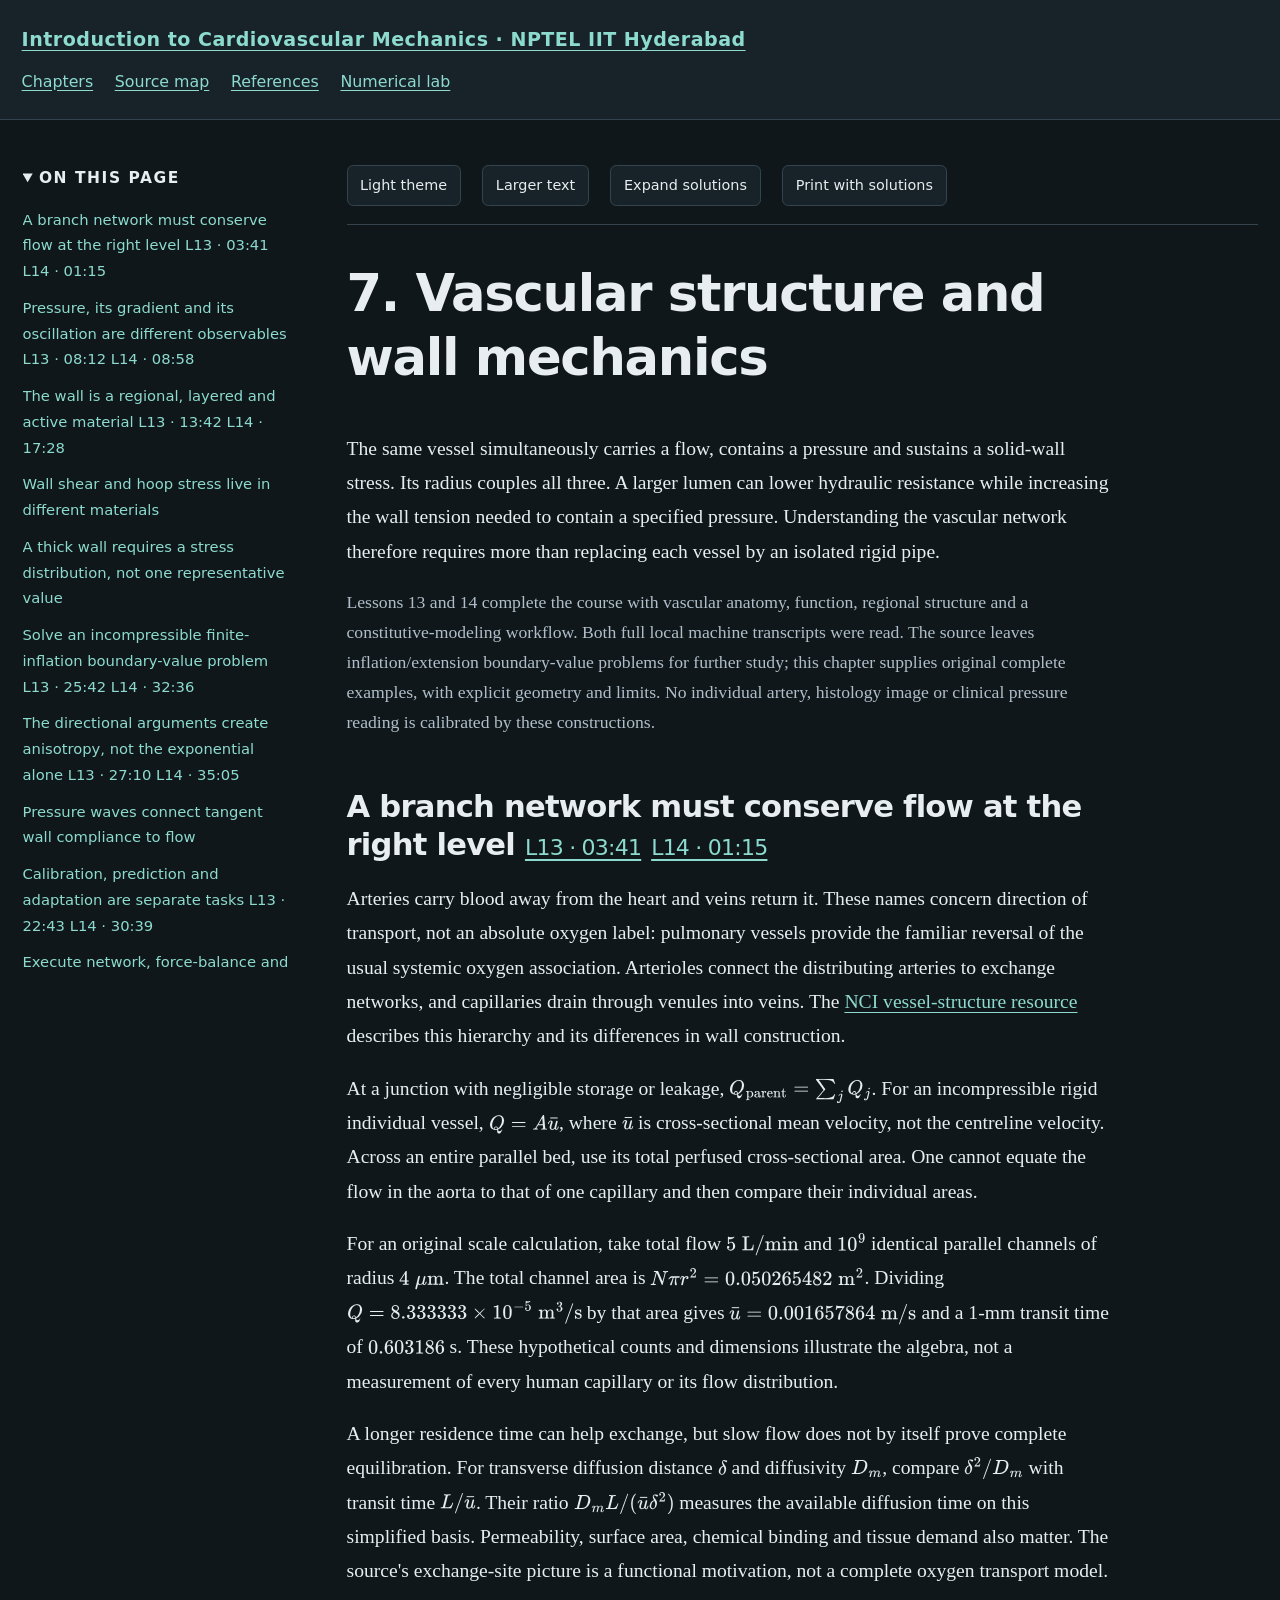
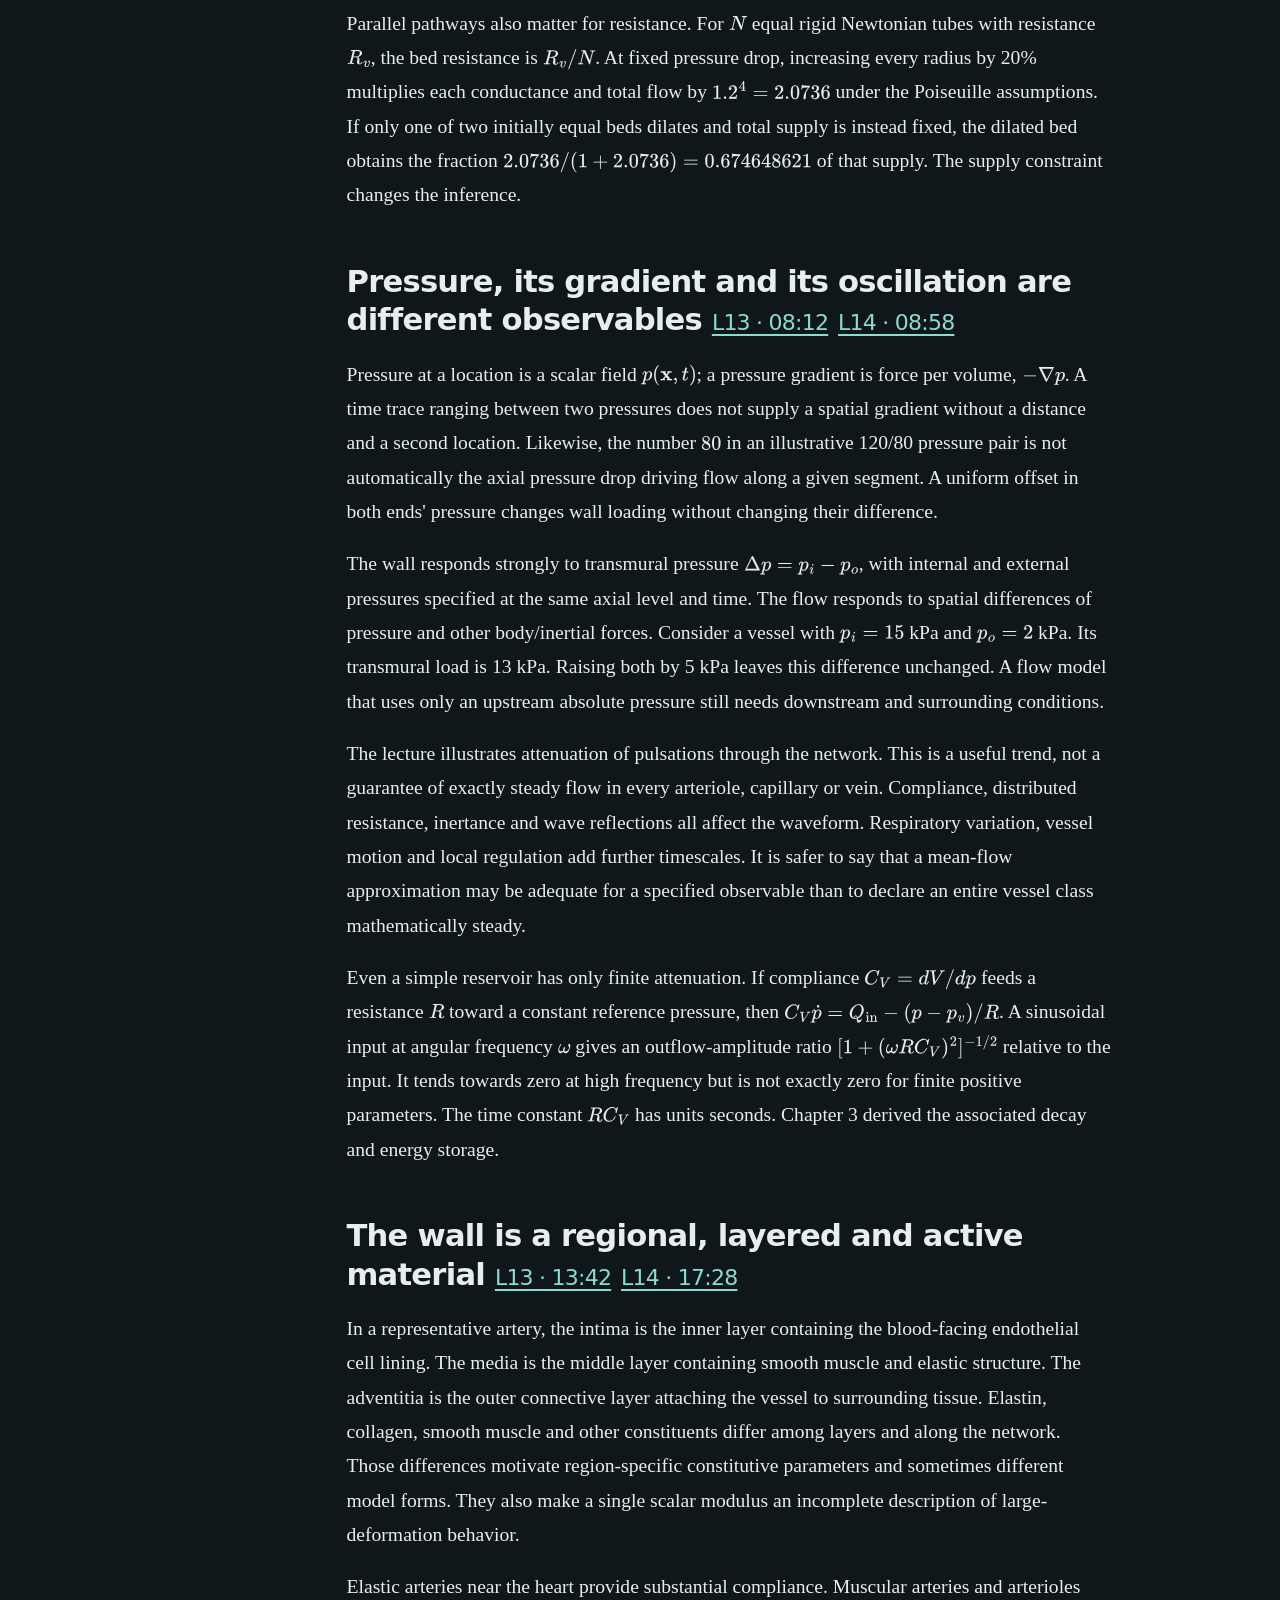
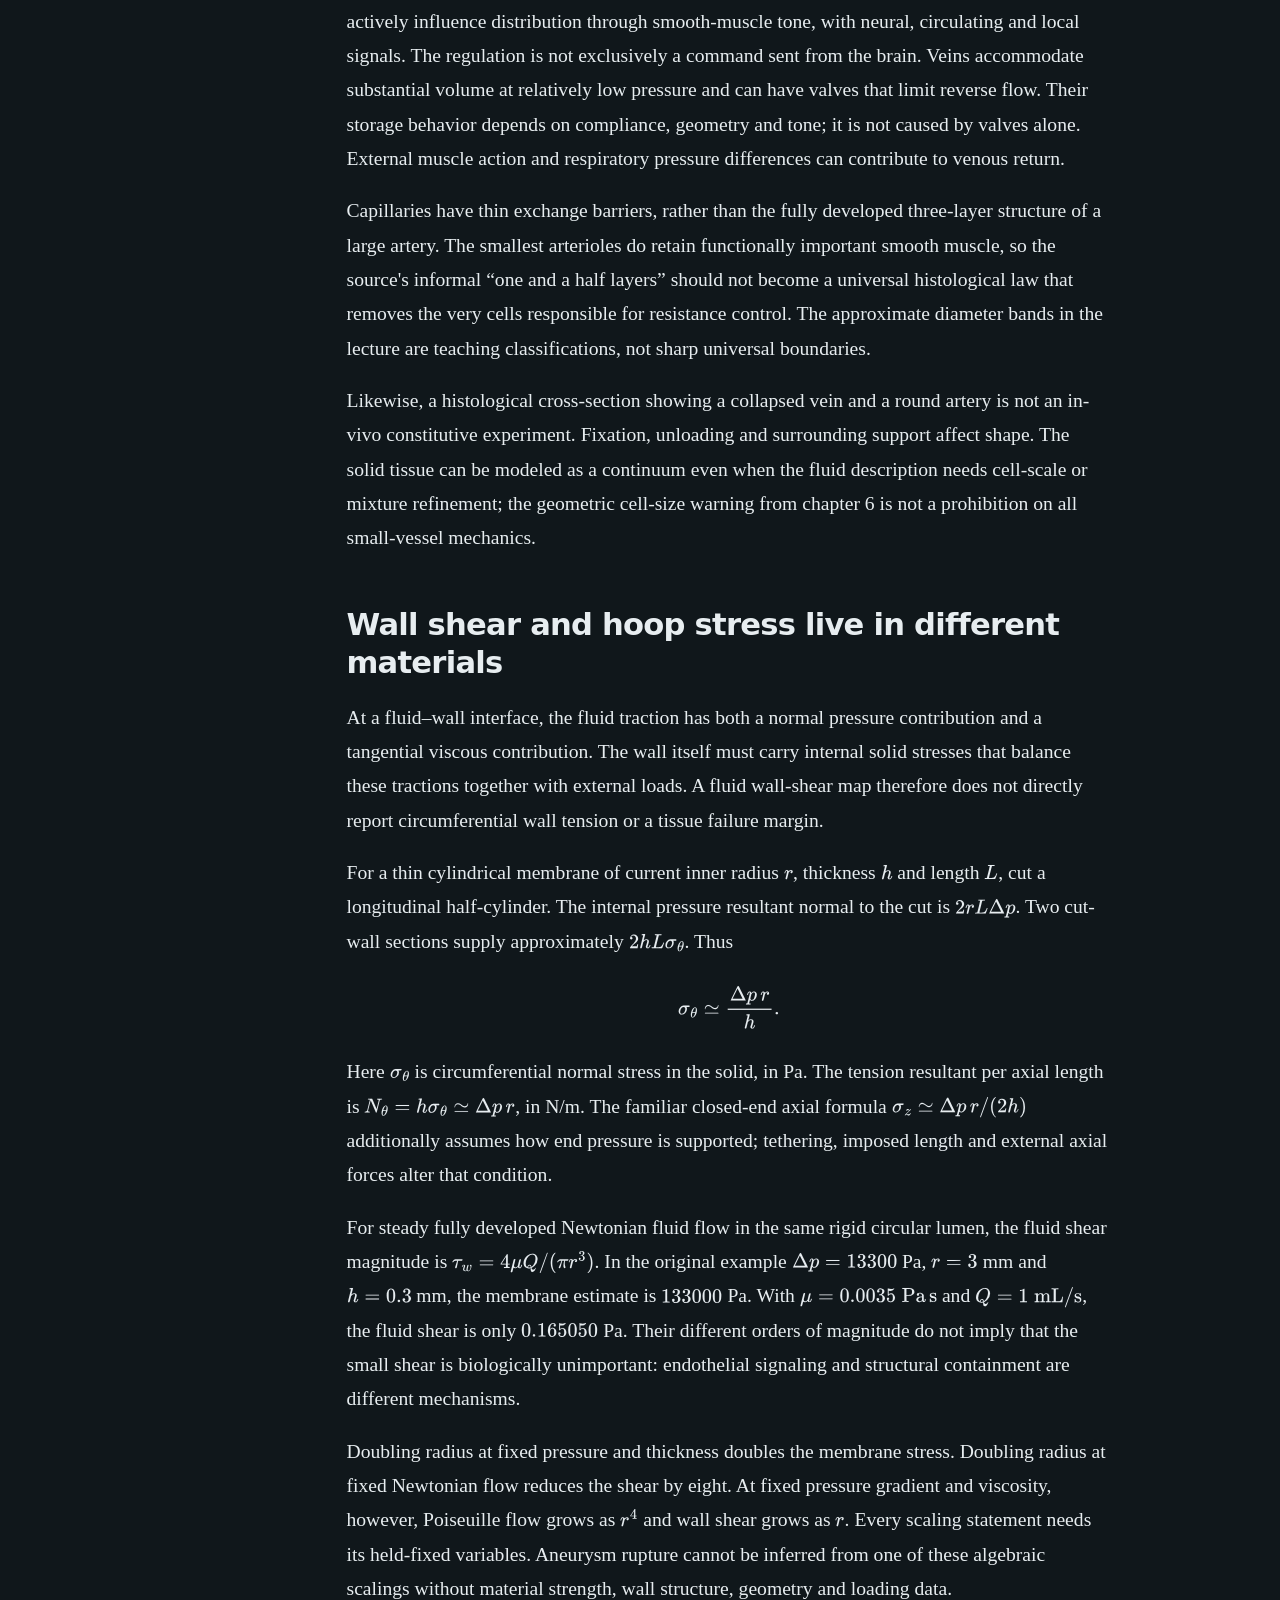
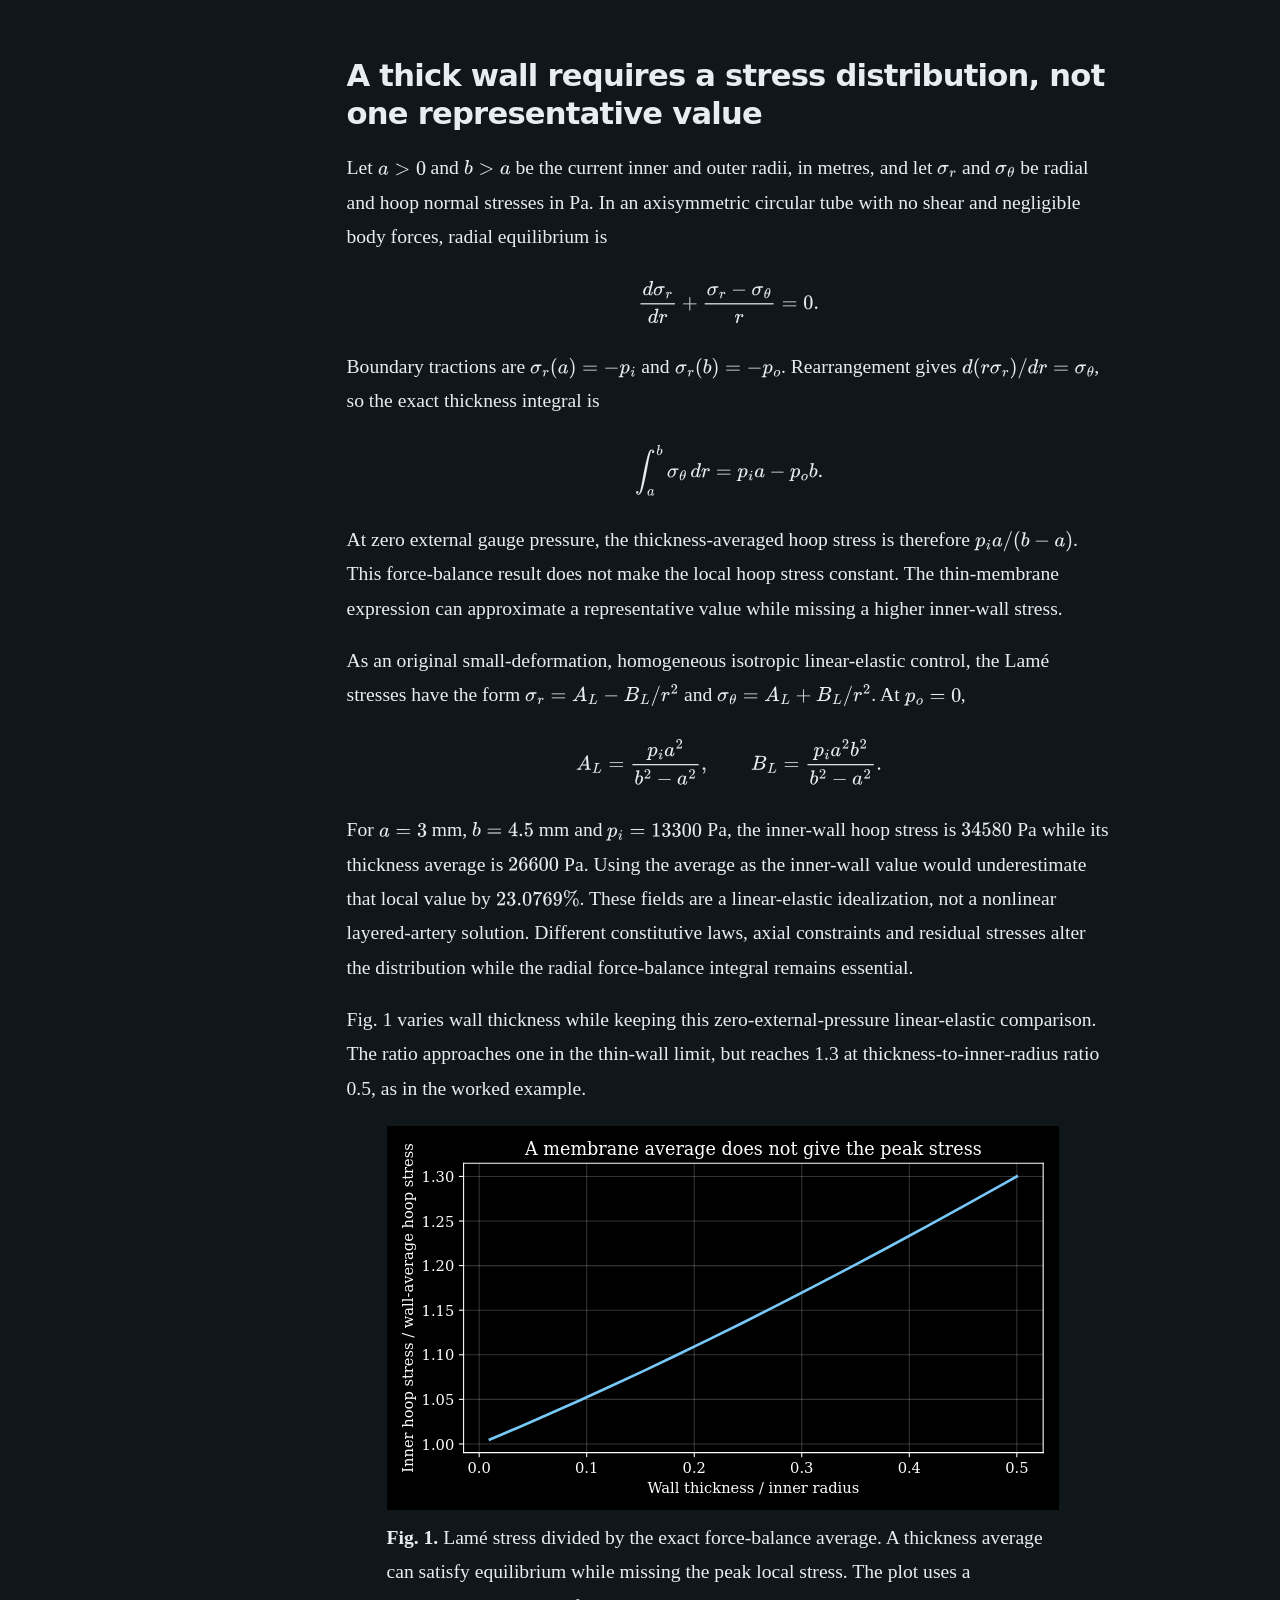
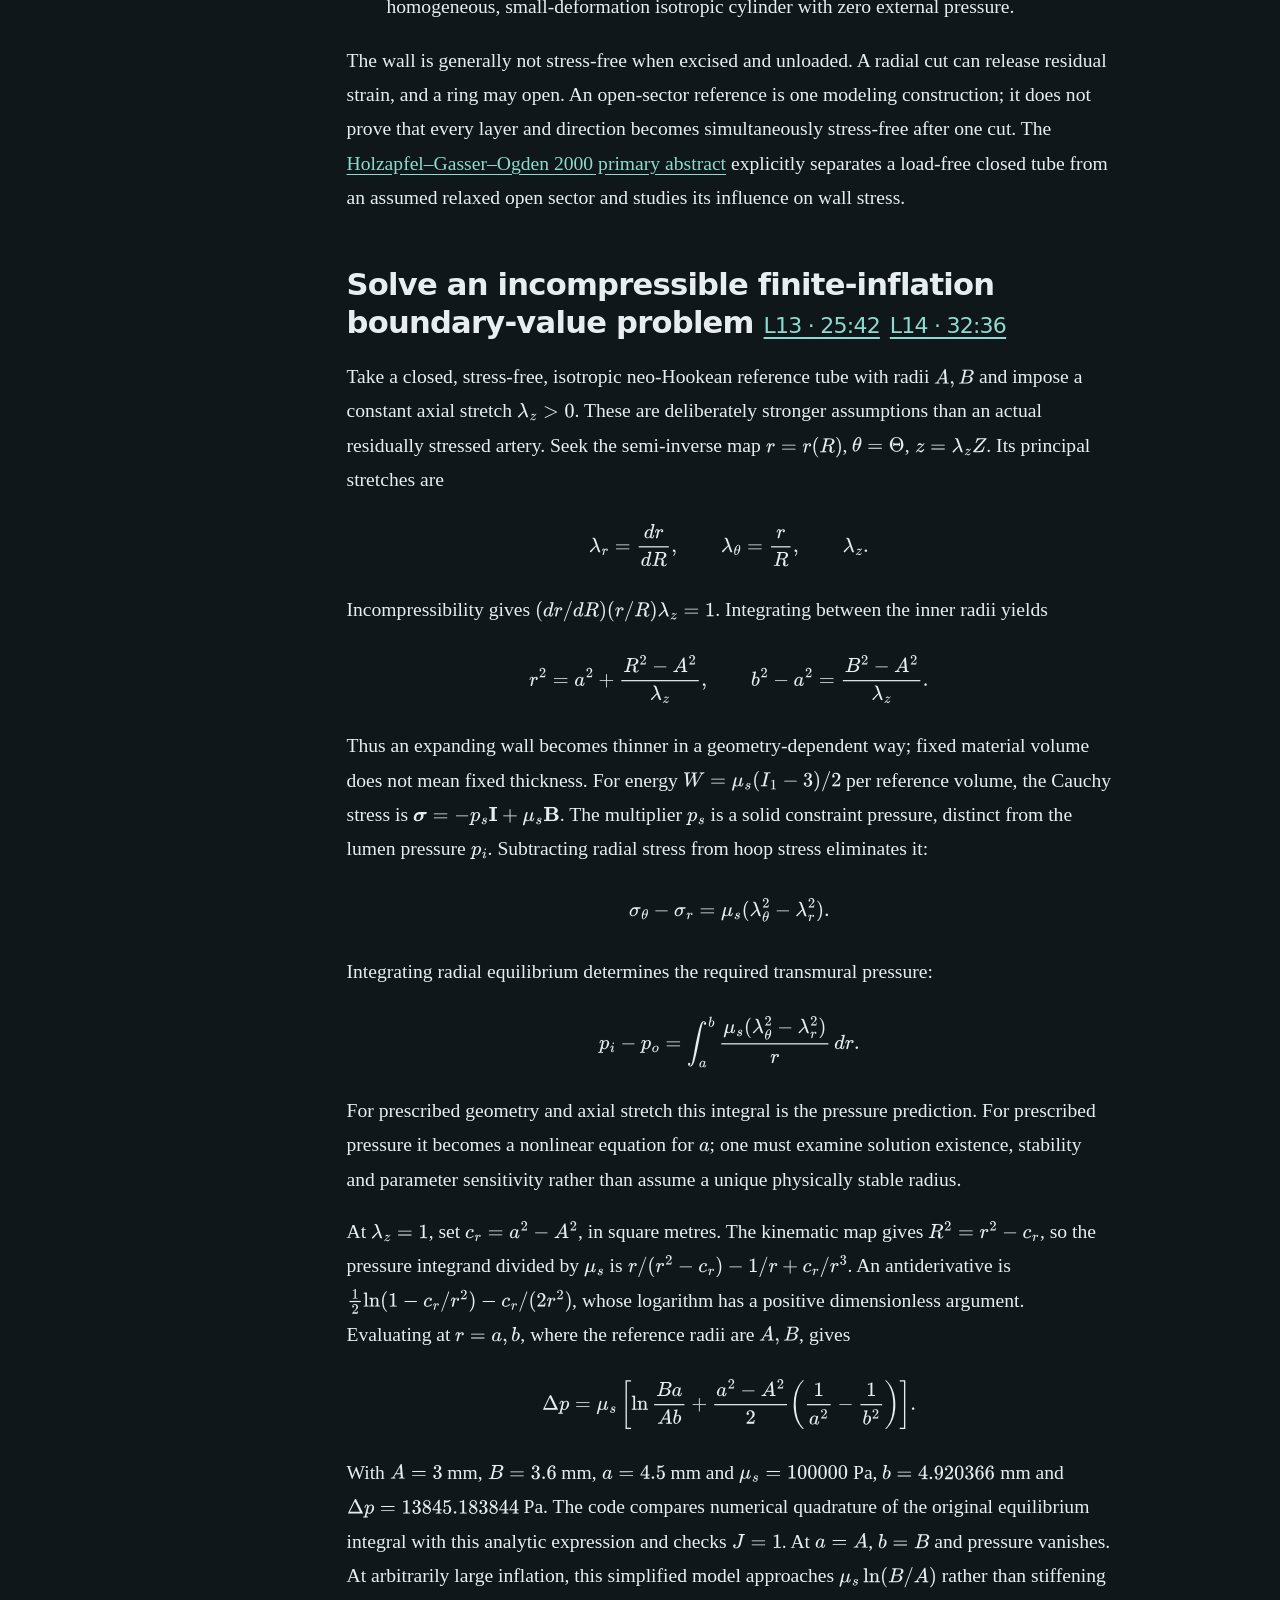
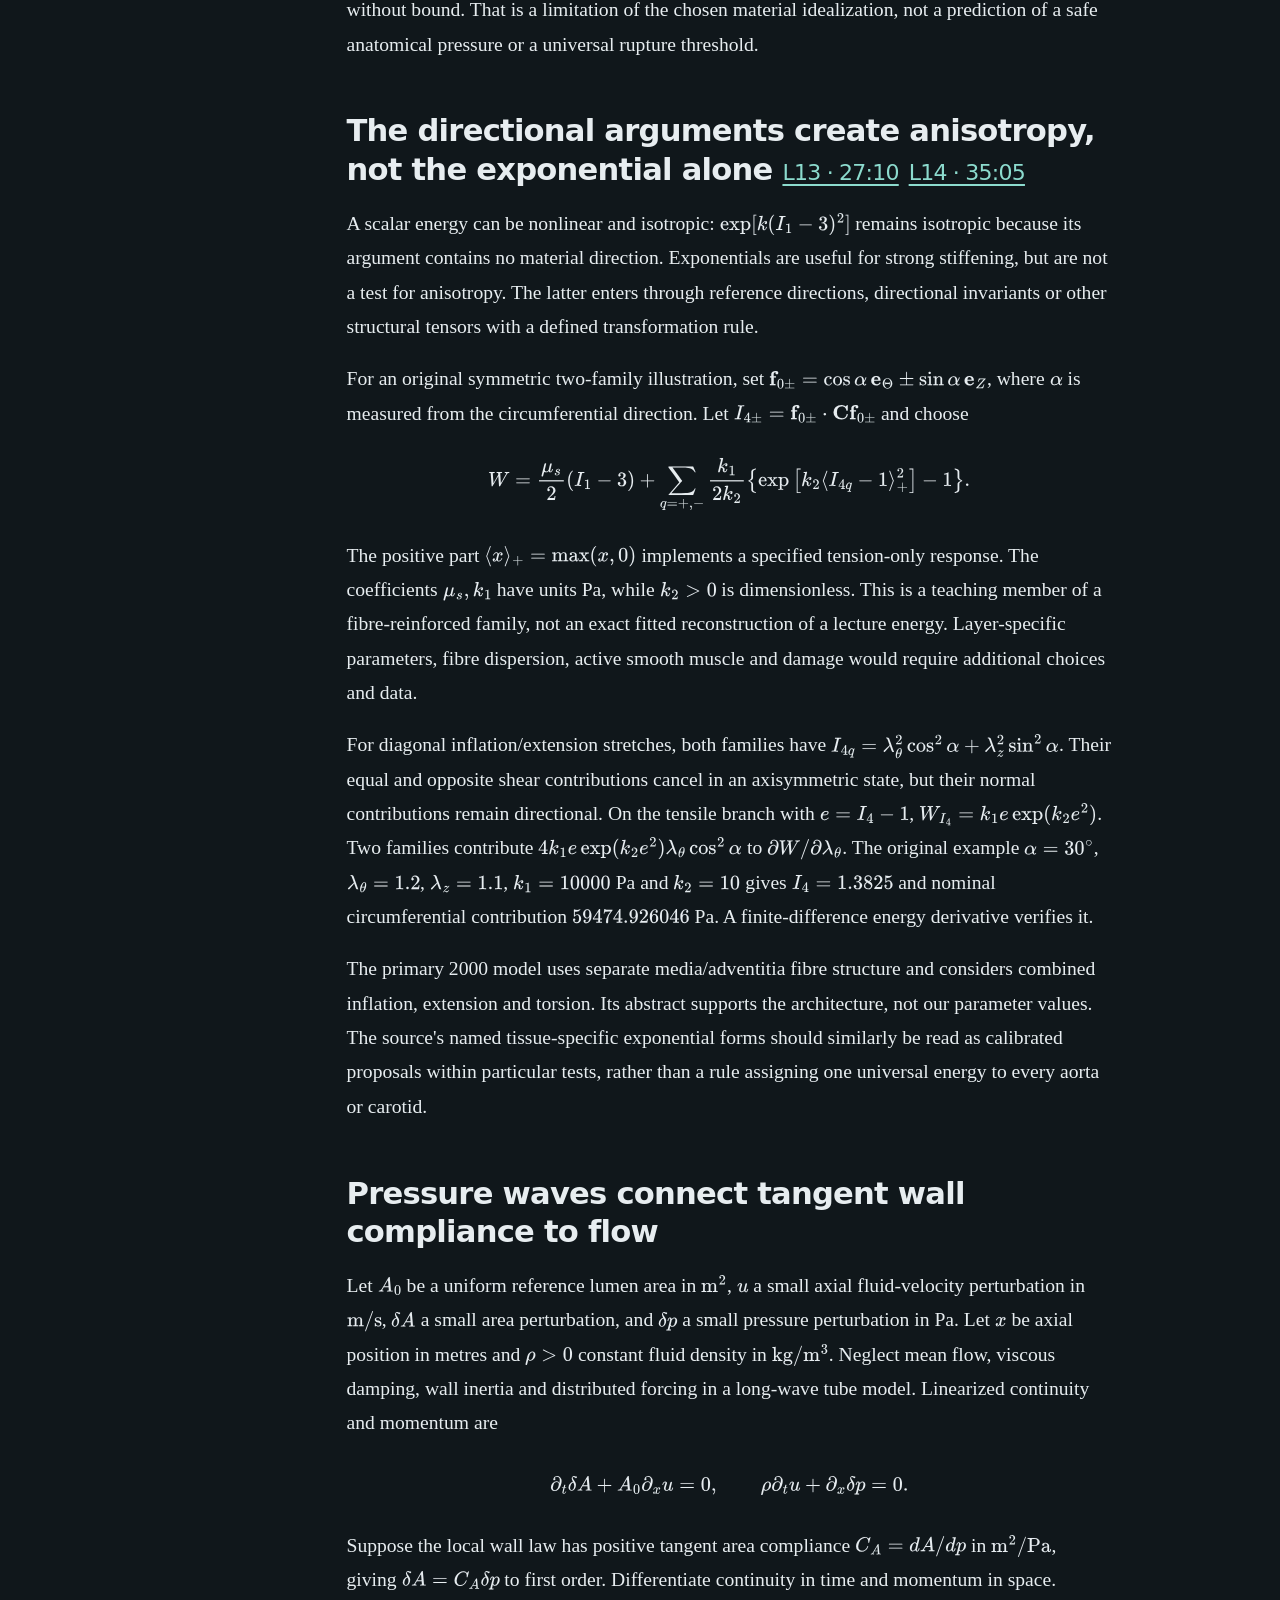
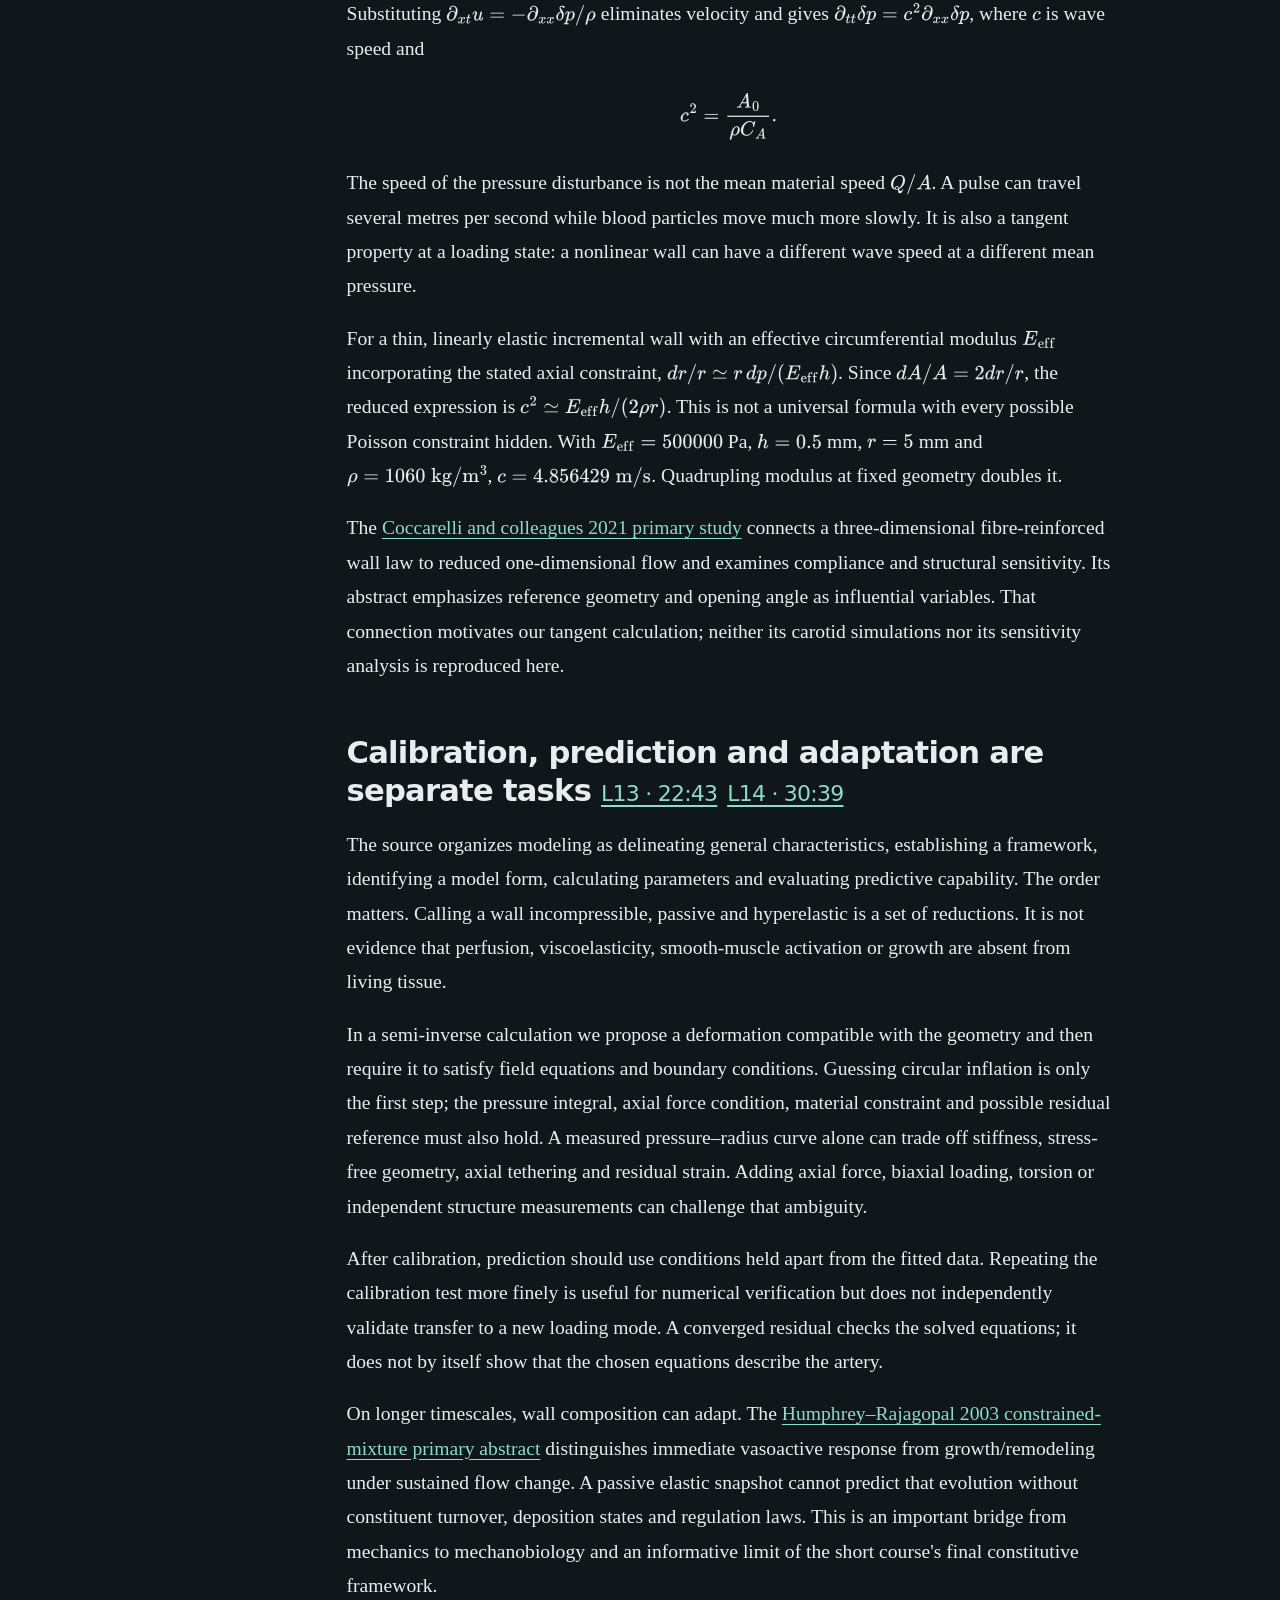
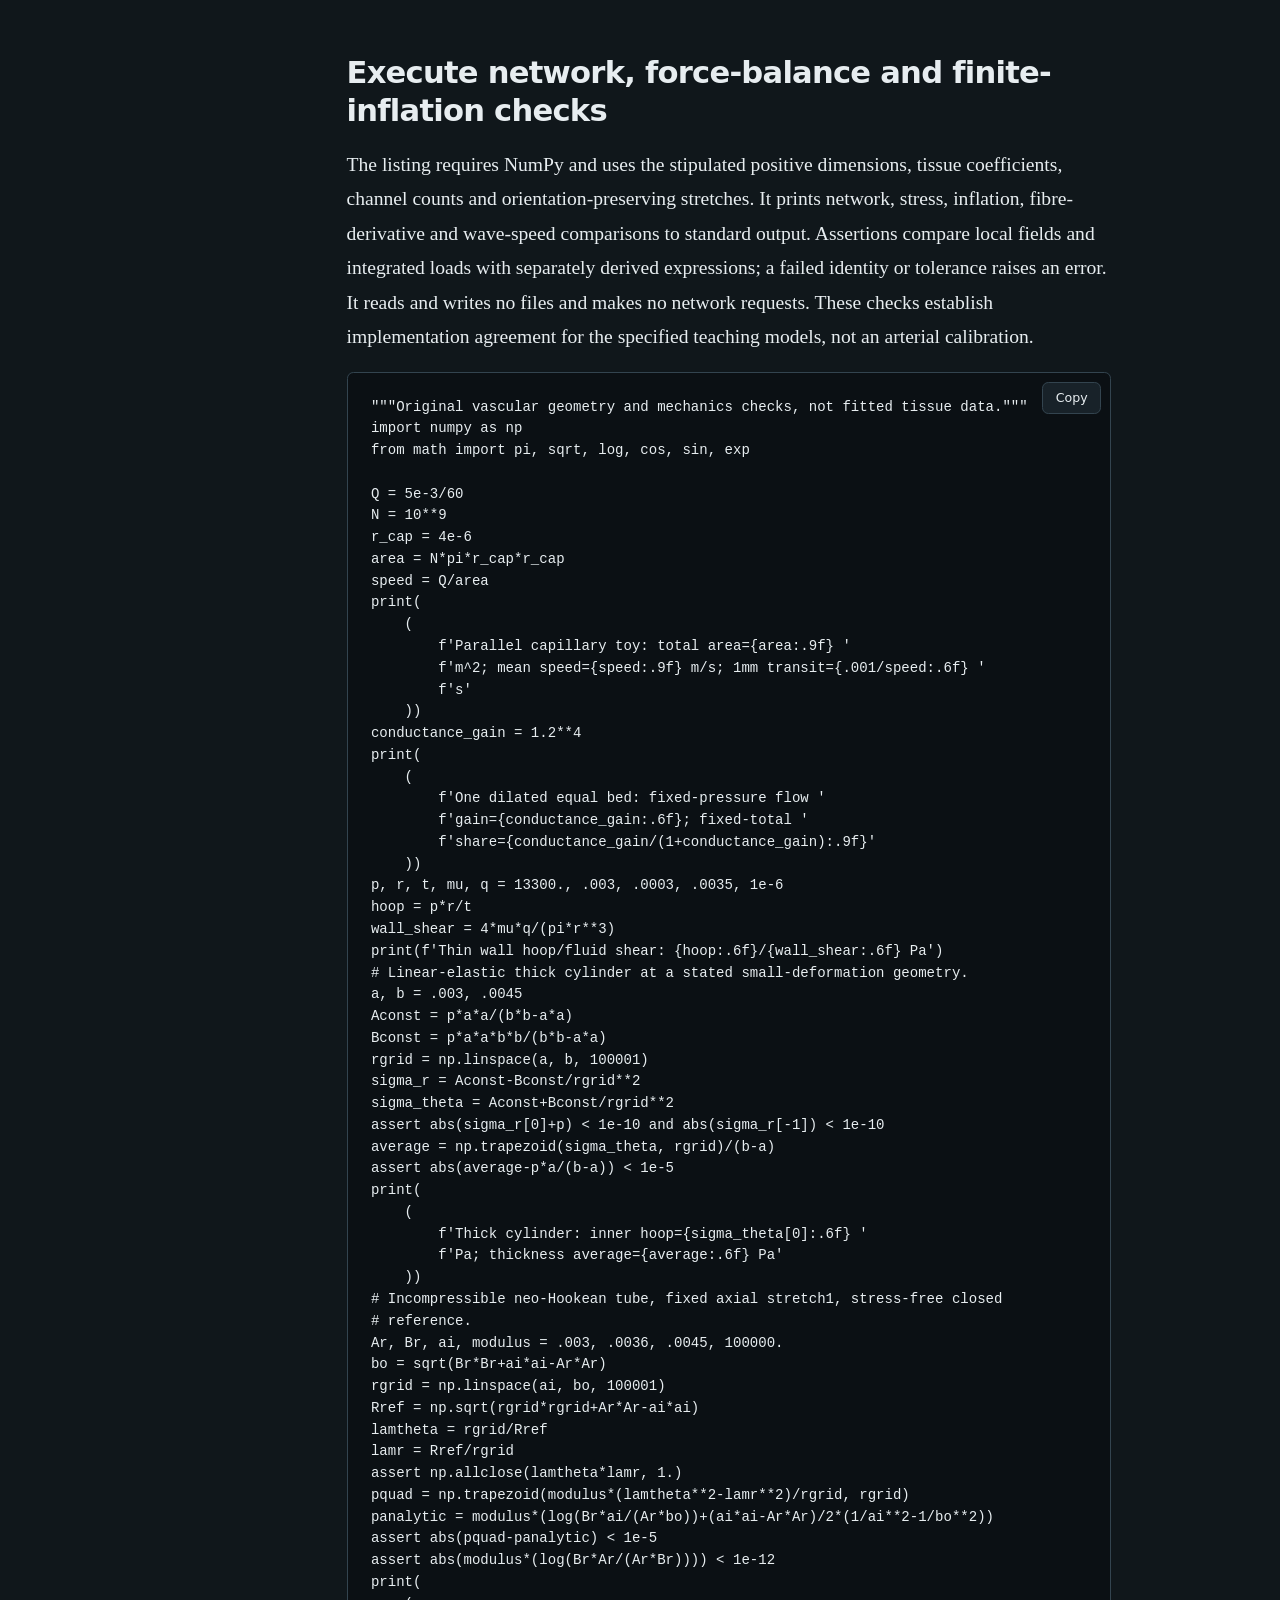
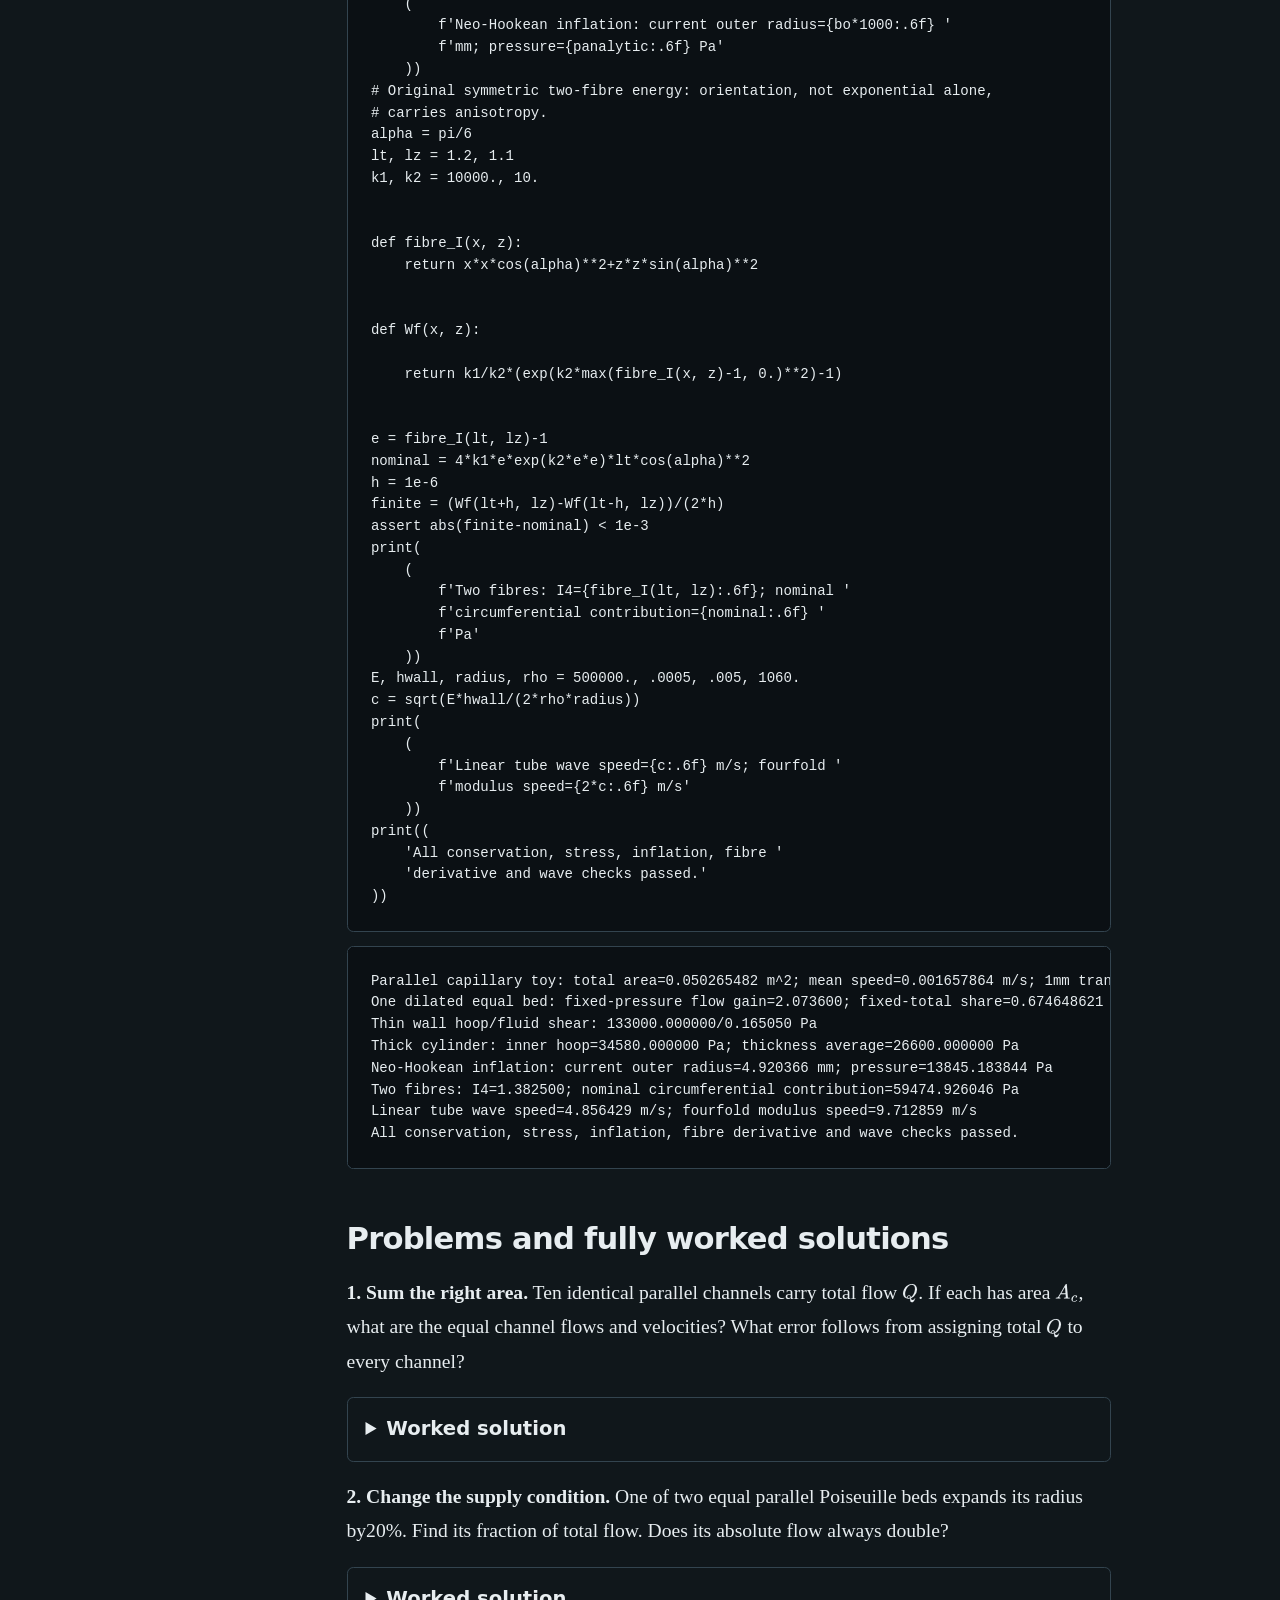
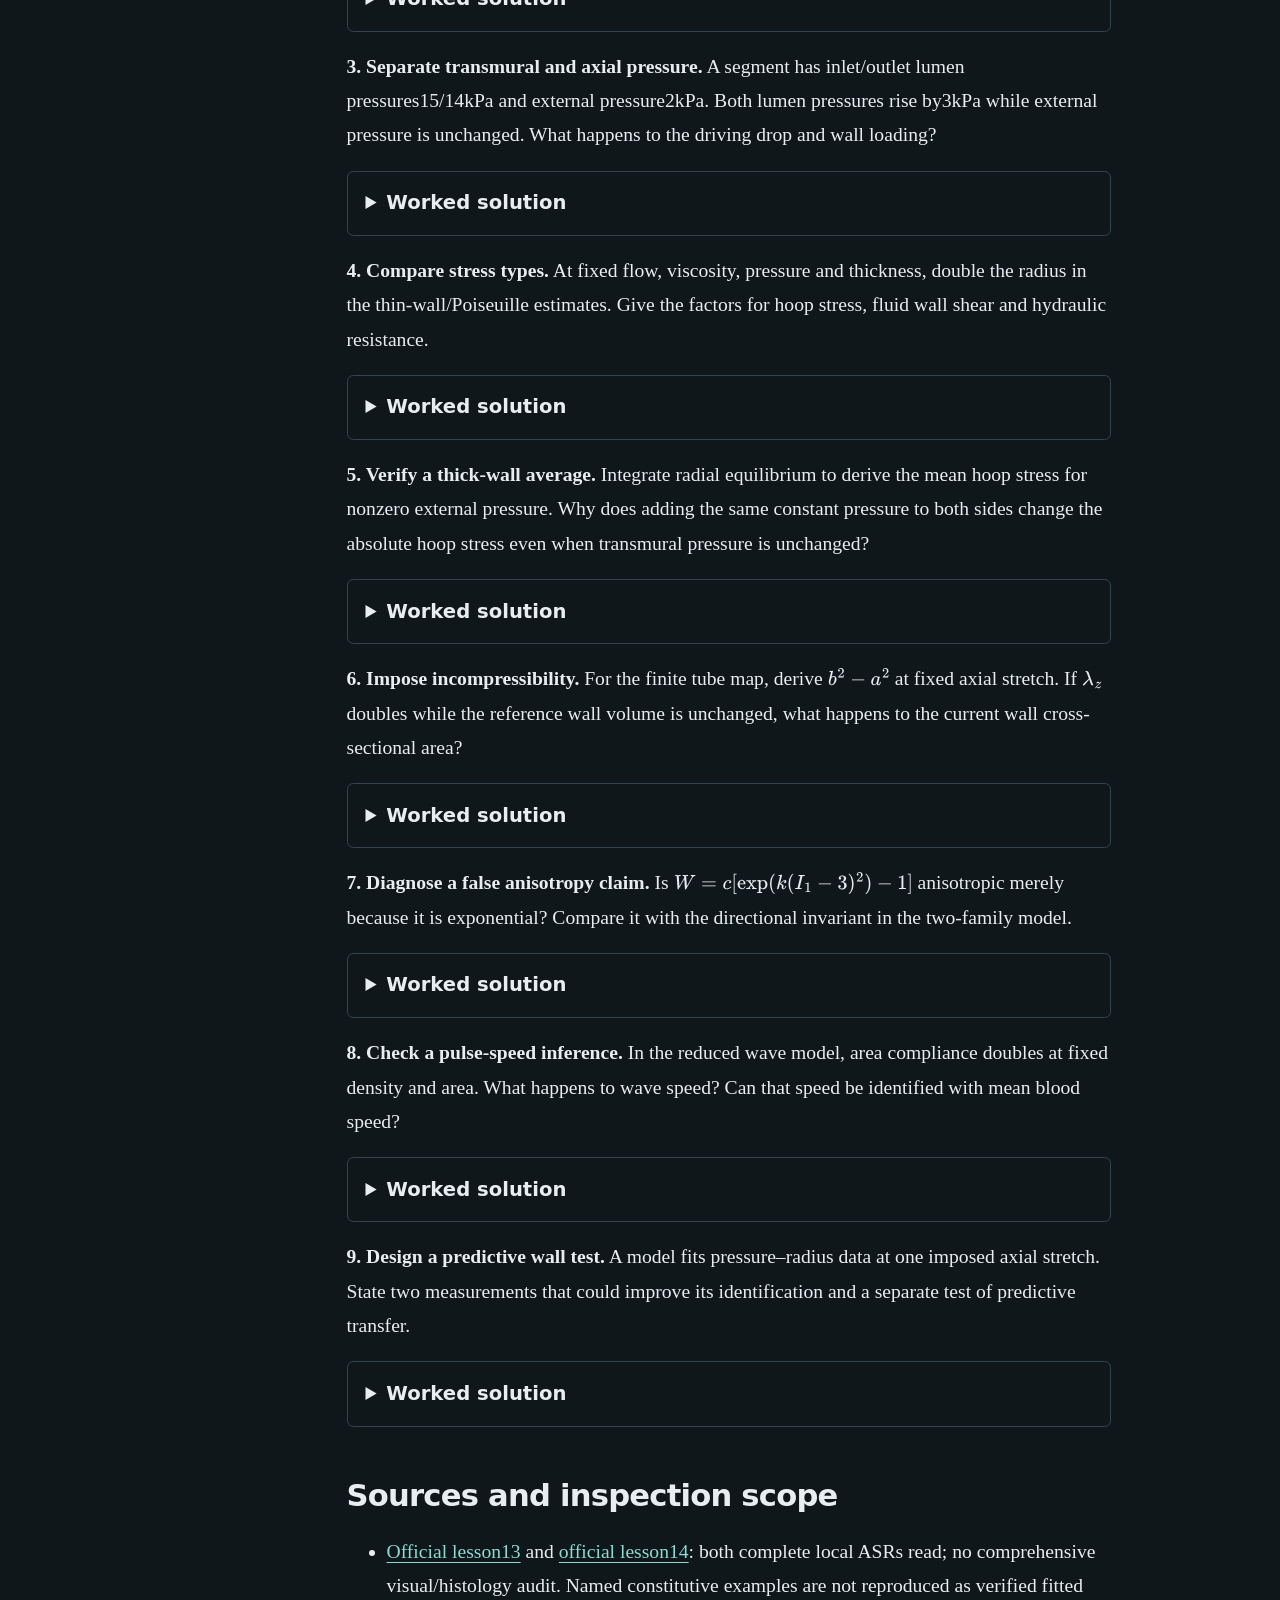
<file: chapter-07-vascular-wall-mechanics.html>
<!doctype html>
<html lang="en"><head><meta charset="utf-8"><meta name="viewport" content="width=device-width,initial-scale=1">
<meta name="color-scheme" content="dark light"><meta name="book-content-sha256" content="275382d4a7e9699dccc917af5d6e772942d5b0c38780e4cc507571899604d512">
<title>Vascular structure and wall mechanics · Introduction to Cardiovascular Mechanics</title><link rel="stylesheet" href="assets/book.css">
<script>window.MathJax={tex:{inlineMath:[['$','$'],['\\(','\\)']],displayMath:[['$$','$$'],['\\[','\\]']],processEscapes:true},svg:{fontCache:'local'},options:{skipHtmlTags:['script','noscript','style','textarea','pre','code']}};</script>
<script defer src="assets/mathjax-tex-svg.js"></script><script defer src="assets/book.js"></script><script defer src="assets/vessel-lab.js"></script></head>
<body><a class="skip" href="#main">Skip to content</a><header class="site-header"><a class="brand" href="index.html">Introduction to Cardiovascular Mechanics · NPTEL IIT Hyderabad</a><nav class="course-nav" aria-label="Book"><a href="index.html">Chapters</a><a href="source-map.html">Source map</a><a href="references.html">References</a><a href="numerical-lab.html">Numerical lab</a></nav></header>
<div class="layout"><aside class="toc" id="chapter-toc" aria-label="On this page"><h2 id="toc-heading">On this page</h2></aside><main id="main"><div class="reading-tools" aria-label="Reading controls"><button id="theme-toggle" aria-pressed="false">Light theme</button><button id="text-toggle" aria-pressed="false">Larger text</button><button id="solutions-toggle" aria-pressed="false">Expand solutions</button><button id="print-page">Print with solutions</button></div>
<article id="chapter-content"><!-- BOOK-CONTENT-START --><h1 id="chapter-title">7. Vascular structure and wall mechanics</h1>
<p class="lede">The same vessel simultaneously carries a flow, contains a pressure and sustains a solid-wall stress. Its radius couples all three. A larger lumen can lower hydraulic resistance while increasing the wall tension needed to contain a specified pressure. Understanding the vascular network therefore requires more than replacing each vessel by an isolated rigid pipe.</p>
<p class="source-note">Lessons 13 and 14 complete the course with vascular anatomy, function, regional structure and a constitutive-modeling workflow. Both full local machine transcripts were read. The source leaves inflation/extension boundary-value problems for further study; this chapter supplies original complete examples, with explicit geometry and limits. No individual artery, histology image or clinical pressure reading is calibrated by these constructions.</p>

<h2 id="network">A branch network must conserve flow at the right level <a class="timestamp" href="https://www.youtube.com/watch?v=EljNMQ_e-70&amp;t=221s">L13 · 03:41</a> <a class="timestamp" href="https://www.youtube.com/watch?v=_aYXAcft_BM&amp;t=75s">L14 · 01:15</a></h2>
<p>Arteries carry blood away from the heart and veins return it. These names concern direction of transport, not an absolute oxygen label: pulmonary vessels provide the familiar reversal of the usual systemic oxygen association. Arterioles connect the distributing arteries to exchange networks, and capillaries drain through venules into veins. The <a href="https://training.seer.cancer.gov/anatomy/cardiovascular/blood/classification.html">NCI vessel-structure resource</a> describes this hierarchy and its differences in wall construction.</p>
<p>At a junction with negligible storage or leakage, $Q_{\rm parent}=\sum_jQ_j$. For an incompressible rigid individual vessel, $Q=A\bar u$, where $\bar u$ is cross-sectional mean velocity, not the centreline velocity. Across an entire parallel bed, use its total perfused cross-sectional area. One cannot equate the flow in the aorta to that of one capillary and then compare their individual areas.</p>
<p>For an original scale calculation, take total flow $5\;\mathrm{L/min}$ and $10^9$ identical parallel channels of radius $4\;\mu\mathrm m$. The total channel area is $N\pi r^2=0.050265482\;\mathrm{m^2}$. Dividing $Q=8.333333\times10^{-5}\;\mathrm{m^3/s}$ by that area gives $\bar u=0.001657864\;\mathrm{m/s}$ and a 1-mm transit time of $0.603186$ s. These hypothetical counts and dimensions illustrate the algebra, not a measurement of every human capillary or its flow distribution.</p>
<p>A longer residence time can help exchange, but slow flow does not by itself prove complete equilibration. For transverse diffusion distance $\delta$ and diffusivity $D_m$, compare $\delta^2/D_m$ with transit time $L/\bar u$. Their ratio $D_mL/(\bar u\delta^2)$ measures the available diffusion time on this simplified basis. Permeability, surface area, chemical binding and tissue demand also matter. The source's exchange-site picture is a functional motivation, not a complete oxygen transport model.</p>
<p>Parallel pathways also matter for resistance. For $N$ equal rigid Newtonian tubes with resistance $R_v$, the bed resistance is $R_v/N$. At fixed pressure drop, increasing every radius by 20% multiplies each conductance and total flow by $1.2^4=2.0736$ under the Poiseuille assumptions. If only one of two initially equal beds dilates and total supply is instead fixed, the dilated bed obtains the fraction $2.0736/(1+2.0736)=0.674648621$ of that supply. The supply constraint changes the inference.</p>

<h2 id="pressure">Pressure, its gradient and its oscillation are different observables <a class="timestamp" href="https://www.youtube.com/watch?v=EljNMQ_e-70&amp;t=492s">L13 · 08:12</a> <a class="timestamp" href="https://www.youtube.com/watch?v=_aYXAcft_BM&amp;t=538s">L14 · 08:58</a></h2>
<p>Pressure at a location is a scalar field $p(\mathbf x,t)$; a pressure gradient is force per volume, $-\nabla p$. A time trace ranging between two pressures does not supply a spatial gradient without a distance and a second location. Likewise, the number $80$ in an illustrative 120/80 pressure pair is not automatically the axial pressure drop driving flow along a given segment. A uniform offset in both ends' pressure changes wall loading without changing their difference.</p>
<p>The wall responds strongly to transmural pressure $\Delta p=p_i-p_o$, with internal and external pressures specified at the same axial level and time. The flow responds to spatial differences of pressure and other body/inertial forces. Consider a vessel with $p_i=15$ kPa and $p_o=2$ kPa. Its transmural load is 13 kPa. Raising both by 5 kPa leaves this difference unchanged. A flow model that uses only an upstream absolute pressure still needs downstream and surrounding conditions.</p>
<p>The lecture illustrates attenuation of pulsations through the network. This is a useful trend, not a guarantee of exactly steady flow in every arteriole, capillary or vein. Compliance, distributed resistance, inertance and wave reflections all affect the waveform. Respiratory variation, vessel motion and local regulation add further timescales. It is safer to say that a mean-flow approximation may be adequate for a specified observable than to declare an entire vessel class mathematically steady.</p>
<p>Even a simple reservoir has only finite attenuation. If compliance $C_V=dV/dp$ feeds a resistance $R$ toward a constant reference pressure, then $C_V\dot p=Q_{\rm in}-(p-p_v)/R$. A sinusoidal input at angular frequency $\omega$ gives an outflow-amplitude ratio $[1+(\omega R C_V)^2]^{-1/2}$ relative to the input. It tends towards zero at high frequency but is not exactly zero for finite positive parameters. The time constant $RC_V$ has units seconds. Chapter 3 derived the associated decay and energy storage.</p>

<h2 id="layers">The wall is a regional, layered and active material <a class="timestamp" href="https://www.youtube.com/watch?v=EljNMQ_e-70&amp;t=822s">L13 · 13:42</a> <a class="timestamp" href="https://www.youtube.com/watch?v=_aYXAcft_BM&amp;t=1048s">L14 · 17:28</a></h2>
<p>In a representative artery, the intima is the inner layer containing the blood-facing endothelial cell lining. The media is the middle layer containing smooth muscle and elastic structure. The adventitia is the outer connective layer attaching the vessel to surrounding tissue. Elastin, collagen, smooth muscle and other constituents differ among layers and along the network. Those differences motivate region-specific constitutive parameters and sometimes different model forms. They also make a single scalar modulus an incomplete description of large-deformation behavior.</p>
<p>Elastic arteries near the heart provide substantial compliance. Muscular arteries and arterioles actively influence distribution through smooth-muscle tone, with neural, circulating and local signals. The regulation is not exclusively a command sent from the brain. Veins accommodate substantial volume at relatively low pressure and can have valves that limit reverse flow. Their storage behavior depends on compliance, geometry and tone; it is not caused by valves alone. External muscle action and respiratory pressure differences can contribute to venous return.</p>
<p>Capillaries have thin exchange barriers, rather than the fully developed three-layer structure of a large artery. The smallest arterioles do retain functionally important smooth muscle, so the source's informal “one and a half layers” should not become a universal histological law that removes the very cells responsible for resistance control. The approximate diameter bands in the lecture are teaching classifications, not sharp universal boundaries.</p>
<p>Likewise, a histological cross-section showing a collapsed vein and a round artery is not an in-vivo constitutive experiment. Fixation, unloading and surrounding support affect shape. The solid tissue can be modeled as a continuum even when the fluid description needs cell-scale or mixture refinement; the geometric cell-size warning from chapter 6 is not a prohibition on all small-vessel mechanics.</p>

<h2 id="loads">Wall shear and hoop stress live in different materials</h2>
<p>At a fluid–wall interface, the fluid traction has both a normal pressure contribution and a tangential viscous contribution. The wall itself must carry internal solid stresses that balance these tractions together with external loads. A fluid wall-shear map therefore does not directly report circumferential wall tension or a tissue failure margin.</p>
<p>For a thin cylindrical membrane of current inner radius $r$, thickness $h$ and length $L$, cut a longitudinal half-cylinder. The internal pressure resultant normal to the cut is $2rL\Delta p$. Two cut-wall sections supply approximately $2hL\sigma_\theta$. Thus</p>
\[\sigma_\theta\simeq\frac{\Delta p\,r}{h}.\]
<p>Here $\sigma_\theta$ is circumferential normal stress in the solid, in Pa. The tension resultant per axial length is $N_\theta=h\sigma_\theta\simeq\Delta p\,r$, in N/m. The familiar closed-end axial formula $\sigma_z\simeq\Delta p\,r/(2h)$ additionally assumes how end pressure is supported; tethering, imposed length and external axial forces alter that condition.</p>
<p>For steady fully developed Newtonian fluid flow in the same rigid circular lumen, the fluid shear magnitude is $\tau_w=4\mu Q/(\pi r^3)$. In the original example $\Delta p=13300$ Pa, $r=3$ mm and $h=0.3$ mm, the membrane estimate is $133000$ Pa. With $\mu=0.0035\;\mathrm{Pa\,s}$ and $Q=1\;\mathrm{mL/s}$, the fluid shear is only $0.165050$ Pa. Their different orders of magnitude do not imply that the small shear is biologically unimportant: endothelial signaling and structural containment are different mechanisms.</p>
<p>Doubling radius at fixed pressure and thickness doubles the membrane stress. Doubling radius at fixed Newtonian flow reduces the shear by eight. At fixed pressure gradient and viscosity, however, Poiseuille flow grows as $r^4$ and wall shear grows as $r$. Every scaling statement needs its held-fixed variables. Aneurysm rupture cannot be inferred from one of these algebraic scalings without material strength, wall structure, geometry and loading data.</p>

<h2 id="thick">A thick wall requires a stress distribution, not one representative value</h2>
<p>Let $a\gt0$ and $b\gt a$ be the current inner and outer radii, in metres, and let $\sigma_r$ and $\sigma_\theta$ be radial and hoop normal stresses in Pa. In an axisymmetric circular tube with no shear and negligible body forces, radial equilibrium is</p>
\[\frac{d\sigma_r}{dr}+\frac{\sigma_r-\sigma_\theta}{r}=0.\]
<p>Boundary tractions are $\sigma_r(a)=-p_i$ and $\sigma_r(b)=-p_o$. Rearrangement gives $d(r\sigma_r)/dr=\sigma_\theta$, so the exact thickness integral is</p>
\[\int_a^b\sigma_\theta\,dr=p_i a-p_o b.\]
<p>At zero external gauge pressure, the thickness-averaged hoop stress is therefore $p_i a/(b-a)$. This force-balance result does not make the local hoop stress constant. The thin-membrane expression can approximate a representative value while missing a higher inner-wall stress.</p>
<p>As an original small-deformation, homogeneous isotropic linear-elastic control, the Lamé stresses have the form $\sigma_r=A_L-B_L/r^2$ and $\sigma_\theta=A_L+B_L/r^2$. At $p_o=0$,</p>
\[A_L=\frac{p_i a^2}{b^2-a^2},\qquad B_L=\frac{p_i a^2b^2}{b^2-a^2}.\]
<p>For $a=3$ mm, $b=4.5$ mm and $p_i=13300$ Pa, the inner-wall hoop stress is $34580$ Pa while its thickness average is $26600$ Pa. Using the average as the inner-wall value would underestimate that local value by $23.0769\%$. These fields are a linear-elastic idealization, not a nonlinear layered-artery solution. Different constitutive laws, axial constraints and residual stresses alter the distribution while the radial force-balance integral remains essential.</p>
<p>Fig. 1 varies wall thickness while keeping this zero-external-pressure linear-elastic comparison. The ratio approaches one in the thin-wall limit, but reaches 1.3 at thickness-to-inner-radius ratio 0.5, as in the worked example.</p>
<figure id="wall-stress-figure"><img src="assets/wall-stress.svg" alt="Computed ratio of inner-wall hoop stress to thickness-averaged hoop stress, increasing from near one toward 1.3 as relative wall thickness grows to 0.5"><figcaption>Lamé stress divided by the exact force-balance average. A thickness average can satisfy equilibrium while missing the peak local stress. The plot uses a homogeneous, small-deformation isotropic cylinder with zero external pressure.</figcaption></figure>
<p>The wall is generally not stress-free when excised and unloaded. A radial cut can release residual strain, and a ring may open. An open-sector reference is one modeling construction; it does not prove that every layer and direction becomes simultaneously stress-free after one cut. The <a href="https://link.springer.com/article/10.1023/A:1010835316564">Holzapfel–Gasser–Ogden 2000 primary abstract</a> explicitly separates a load-free closed tube from an assumed relaxed open sector and studies its influence on wall stress.</p>

<h2 id="inflation">Solve an incompressible finite-inflation boundary-value problem <a class="timestamp" href="https://www.youtube.com/watch?v=EljNMQ_e-70&amp;t=1542s">L13 · 25:42</a> <a class="timestamp" href="https://www.youtube.com/watch?v=_aYXAcft_BM&amp;t=1956s">L14 · 32:36</a></h2>
<p>Take a closed, stress-free, isotropic neo-Hookean reference tube with radii $A,B$ and impose a constant axial stretch $\lambda_z&gt;0$. These are deliberately stronger assumptions than an actual residually stressed artery. Seek the semi-inverse map $r=r(R)$, $\theta=\Theta$, $z=\lambda_zZ$. Its principal stretches are</p>
\[\lambda_r=\frac{dr}{dR},\qquad \lambda_\theta=\frac rR,\qquad \lambda_z.\]
<p>Incompressibility gives $(dr/dR)(r/R)\lambda_z=1$. Integrating between the inner radii yields</p>
\[r^2=a^2+\frac{R^2-A^2}{\lambda_z},\qquad b^2-a^2=\frac{B^2-A^2}{\lambda_z}.\]
<p>Thus an expanding wall becomes thinner in a geometry-dependent way; fixed material volume does not mean fixed thickness. For energy $W=\mu_s(I_1-3)/2$ per reference volume, the Cauchy stress is $\boldsymbol\sigma=-p_s\mathbf I+\mu_s\mathbf B$. The multiplier $p_s$ is a solid constraint pressure, distinct from the lumen pressure $p_i$. Subtracting radial stress from hoop stress eliminates it:</p>
\[\sigma_\theta-\sigma_r=\mu_s(\lambda_\theta^2-\lambda_r^2).\]
<p>Integrating radial equilibrium determines the required transmural pressure:</p>
\[p_i-p_o=\int_a^b\frac{\mu_s(\lambda_\theta^2-\lambda_r^2)}r\,dr.\]
<p>For prescribed geometry and axial stretch this integral is the pressure prediction. For prescribed pressure it becomes a nonlinear equation for $a$; one must examine solution existence, stability and parameter sensitivity rather than assume a unique physically stable radius.</p>
<p>At $\lambda_z=1$, set $c_r=a^2-A^2$, in square metres. The kinematic map gives $R^2=r^2-c_r$, so the pressure integrand divided by $\mu_s$ is $r/(r^2-c_r)-1/r+c_r/r^3$. An antiderivative is $\tfrac12\ln(1-c_r/r^2)-c_r/(2r^2)$, whose logarithm has a positive dimensionless argument. Evaluating at $r=a,b$, where the reference radii are $A,B$, gives</p>
\[\Delta p=\mu_s\left[\ln\frac{Ba}{Ab}+\frac{a^2-A^2}{2}\left(\frac1{a^2}-\frac1{b^2}\right)\right].\]
<p>With $A=3$ mm, $B=3.6$ mm, $a=4.5$ mm and $\mu_s=100000$ Pa, $b=4.920366$ mm and $\Delta p=13845.183844$ Pa. The code compares numerical quadrature of the original equilibrium integral with this analytic expression and checks $J=1$. At $a=A$, $b=B$ and pressure vanishes. At arbitrarily large inflation, this simplified model approaches $\mu_s\ln(B/A)$ rather than stiffening without bound. That is a limitation of the chosen material idealization, not a prediction of a safe anatomical pressure or a universal rupture threshold.</p>

<h2 id="anisotropy">The directional arguments create anisotropy, not the exponential alone <a class="timestamp" href="https://www.youtube.com/watch?v=EljNMQ_e-70&amp;t=1630s">L13 · 27:10</a> <a class="timestamp" href="https://www.youtube.com/watch?v=_aYXAcft_BM&amp;t=2105s">L14 · 35:05</a></h2>
<p>A scalar energy can be nonlinear and isotropic: $\exp[k(I_1-3)^2]$ remains isotropic because its argument contains no material direction. Exponentials are useful for strong stiffening, but are not a test for anisotropy. The latter enters through reference directions, directional invariants or other structural tensors with a defined transformation rule.</p>
<p>For an original symmetric two-family illustration, set $\mathbf f_{0\pm}=\cos\alpha\,\mathbf e_\Theta\pm\sin\alpha\,\mathbf e_Z$, where $\alpha$ is measured from the circumferential direction. Let $I_{4\pm}=\mathbf f_{0\pm}\cdot\mathbf C\mathbf f_{0\pm}$ and choose</p>
\[W=\frac{\mu_s}{2}(I_1-3)+\sum_{q=+,-}\frac{k_1}{2k_2}\left\{\exp\left[k_2\langle I_{4q}-1\rangle_+^2\right]-1\right\}.\]
<p>The positive part $\langle x\rangle_+=\max(x,0)$ implements a specified tension-only response. The coefficients $\mu_s,k_1$ have units Pa, while $k_2&gt;0$ is dimensionless. This is a teaching member of a fibre-reinforced family, not an exact fitted reconstruction of a lecture energy. Layer-specific parameters, fibre dispersion, active smooth muscle and damage would require additional choices and data.</p>
<p>For diagonal inflation/extension stretches, both families have $I_{4q}=\lambda_\theta^2\cos^2\alpha+\lambda_z^2\sin^2\alpha$. Their equal and opposite shear contributions cancel in an axisymmetric state, but their normal contributions remain directional. On the tensile branch with $e=I_4-1$, $W_{I_4}=k_1e\exp(k_2e^2)$. Two families contribute $4k_1e\exp(k_2e^2)\lambda_\theta\cos^2\alpha$ to $\partial W/\partial\lambda_\theta$. The original example $\alpha=30^\circ$, $\lambda_\theta=1.2$, $\lambda_z=1.1$, $k_1=10000$ Pa and $k_2=10$ gives $I_4=1.3825$ and nominal circumferential contribution $59474.926046$ Pa. A finite-difference energy derivative verifies it.</p>
<p>The primary 2000 model uses separate media/adventitia fibre structure and considers combined inflation, extension and torsion. Its abstract supports the architecture, not our parameter values. The source's named tissue-specific exponential forms should similarly be read as calibrated proposals within particular tests, rather than a rule assigning one universal energy to every aorta or carotid.</p>

<h2 id="waves">Pressure waves connect tangent wall compliance to flow</h2>
<p>Let $A_0$ be a uniform reference lumen area in $\mathrm{m^2}$, $u$ a small axial fluid-velocity perturbation in $\mathrm{m/s}$, $\delta A$ a small area perturbation, and $\delta p$ a small pressure perturbation in Pa. Let $x$ be axial position in metres and $\rho\gt0$ constant fluid density in $\mathrm{kg/m^3}$. Neglect mean flow, viscous damping, wall inertia and distributed forcing in a long-wave tube model. Linearized continuity and momentum are</p>
\[\partial_t\delta A+A_0\partial_xu=0,\qquad \rho\partial_tu+\partial_x\delta p=0.\]
<p>Suppose the local wall law has positive tangent area compliance $C_A=dA/dp$ in $\mathrm{m^2/Pa}$, giving $\delta A=C_A\delta p$ to first order. Differentiate continuity in time and momentum in space. Substituting $\partial_{xt}u=-\partial_{xx}\delta p/\rho$ eliminates velocity and gives $\partial_{tt}\delta p=c^2\partial_{xx}\delta p$, where $c$ is wave speed and</p>
\[c^2=\frac{A_0}{\rho C_A}.\]
<p>The speed of the pressure disturbance is not the mean material speed $Q/A$. A pulse can travel several metres per second while blood particles move much more slowly. It is also a tangent property at a loading state: a nonlinear wall can have a different wave speed at a different mean pressure.</p>
<p>For a thin, linearly elastic incremental wall with an effective circumferential modulus $E_{\rm eff}$ incorporating the stated axial constraint, $dr/r\simeq r\,dp/(E_{\rm eff}h)$. Since $dA/A=2dr/r$, the reduced expression is $c^2\simeq E_{\rm eff}h/(2\rho r)$. This is not a universal formula with every possible Poisson constraint hidden. With $E_{\rm eff}=500000$ Pa, $h=0.5$ mm, $r=5$ mm and $\rho=1060\;\mathrm{kg/m^3}$, $c=4.856429\;\mathrm{m/s}$. Quadrupling modulus at fixed geometry doubles it.</p>
<p>The <a href="https://link.springer.com/article/10.1007/s10237-021-01437-5">Coccarelli and colleagues 2021 primary study</a> connects a three-dimensional fibre-reinforced wall law to reduced one-dimensional flow and examines compliance and structural sensitivity. Its abstract emphasizes reference geometry and opening angle as influential variables. That connection motivates our tangent calculation; neither its carotid simulations nor its sensitivity analysis is reproduced here.</p>

<h2 id="identification">Calibration, prediction and adaptation are separate tasks <a class="timestamp" href="https://www.youtube.com/watch?v=EljNMQ_e-70&amp;t=1363s">L13 · 22:43</a> <a class="timestamp" href="https://www.youtube.com/watch?v=_aYXAcft_BM&amp;t=1839s">L14 · 30:39</a></h2>
<p>The source organizes modeling as delineating general characteristics, establishing a framework, identifying a model form, calculating parameters and evaluating predictive capability. The order matters. Calling a wall incompressible, passive and hyperelastic is a set of reductions. It is not evidence that perfusion, viscoelasticity, smooth-muscle activation or growth are absent from living tissue.</p>
<p>In a semi-inverse calculation we propose a deformation compatible with the geometry and then require it to satisfy field equations and boundary conditions. Guessing circular inflation is only the first step; the pressure integral, axial force condition, material constraint and possible residual reference must also hold. A measured pressure–radius curve alone can trade off stiffness, stress-free geometry, axial tethering and residual strain. Adding axial force, biaxial loading, torsion or independent structure measurements can challenge that ambiguity.</p>
<p>After calibration, prediction should use conditions held apart from the fitted data. Repeating the calibration test more finely is useful for numerical verification but does not independently validate transfer to a new loading mode. A converged residual checks the solved equations; it does not by itself show that the chosen equations describe the artery.</p>
<p>On longer timescales, wall composition can adapt. The <a href="https://pubmed.ncbi.nlm.nih.gov/14586812/">Humphrey–Rajagopal 2003 constrained-mixture primary abstract</a> distinguishes immediate vasoactive response from growth/remodeling under sustained flow change. A passive elastic snapshot cannot predict that evolution without constituent turnover, deposition states and regulation laws. This is an important bridge from mechanics to mechanobiology and an informative limit of the short course's final constitutive framework.</p>

<h2 id="code">Execute network, force-balance and finite-inflation checks</h2>
<p>The listing requires NumPy and uses the stipulated positive dimensions, tissue coefficients, channel counts and orientation-preserving stretches. It prints network, stress, inflation, fibre-derivative and wave-speed comparisons to standard output. Assertions compare local fields and integrated loads with separately derived expressions; a failed identity or tolerance raises an error. It reads and writes no files and makes no network requests. These checks establish implementation agreement for the specified teaching models, not an arterial calibration.</p>
<pre data-run="code/ch07_vessels.py"><code class="language-python">"""Original vascular geometry and mechanics checks, not fitted tissue data."""
import numpy as np
from math import pi, sqrt, log, cos, sin, exp

Q = 5e-3/60
N = 10**9
r_cap = 4e-6
area = N*pi*r_cap*r_cap
speed = Q/area
print(
    (
        f'Parallel capillary toy: total area={area:.9f} '
        f'm^2; mean speed={speed:.9f} m/s; 1mm transit={.001/speed:.6f} '
        f's'
    ))
conductance_gain = 1.2**4
print(
    (
        f'One dilated equal bed: fixed-pressure flow '
        f'gain={conductance_gain:.6f}; fixed-total '
        f'share={conductance_gain/(1+conductance_gain):.9f}'
    ))
p, r, t, mu, q = 13300., .003, .0003, .0035, 1e-6
hoop = p*r/t
wall_shear = 4*mu*q/(pi*r**3)
print(f'Thin wall hoop/fluid shear: {hoop:.6f}/{wall_shear:.6f} Pa')
# Linear-elastic thick cylinder at a stated small-deformation geometry.
a, b = .003, .0045
Aconst = p*a*a/(b*b-a*a)
Bconst = p*a*a*b*b/(b*b-a*a)
rgrid = np.linspace(a, b, 100001)
sigma_r = Aconst-Bconst/rgrid**2
sigma_theta = Aconst+Bconst/rgrid**2
assert abs(sigma_r[0]+p) &lt; 1e-10 and abs(sigma_r[-1]) &lt; 1e-10
average = np.trapezoid(sigma_theta, rgrid)/(b-a)
assert abs(average-p*a/(b-a)) &lt; 1e-5
print(
    (
        f'Thick cylinder: inner hoop={sigma_theta[0]:.6f} '
        f'Pa; thickness average={average:.6f} Pa'
    ))
# Incompressible neo-Hookean tube, fixed axial stretch1, stress-free closed
# reference.
Ar, Br, ai, modulus = .003, .0036, .0045, 100000.
bo = sqrt(Br*Br+ai*ai-Ar*Ar)
rgrid = np.linspace(ai, bo, 100001)
Rref = np.sqrt(rgrid*rgrid+Ar*Ar-ai*ai)
lamtheta = rgrid/Rref
lamr = Rref/rgrid
assert np.allclose(lamtheta*lamr, 1.)
pquad = np.trapezoid(modulus*(lamtheta**2-lamr**2)/rgrid, rgrid)
panalytic = modulus*(log(Br*ai/(Ar*bo))+(ai*ai-Ar*Ar)/2*(1/ai**2-1/bo**2))
assert abs(pquad-panalytic) &lt; 1e-5
assert abs(modulus*(log(Br*Ar/(Ar*Br)))) &lt; 1e-12
print(
    (
        f'Neo-Hookean inflation: current outer radius={bo*1000:.6f} '
        f'mm; pressure={panalytic:.6f} Pa'
    ))
# Original symmetric two-fibre energy: orientation, not exponential alone,
# carries anisotropy.
alpha = pi/6
lt, lz = 1.2, 1.1
k1, k2 = 10000., 10.


def fibre_I(x, z):
    return x*x*cos(alpha)**2+z*z*sin(alpha)**2


def Wf(x, z):

    return k1/k2*(exp(k2*max(fibre_I(x, z)-1, 0.)**2)-1)


e = fibre_I(lt, lz)-1
nominal = 4*k1*e*exp(k2*e*e)*lt*cos(alpha)**2
h = 1e-6
finite = (Wf(lt+h, lz)-Wf(lt-h, lz))/(2*h)
assert abs(finite-nominal) &lt; 1e-3
print(
    (
        f'Two fibres: I4={fibre_I(lt, lz):.6f}; nominal '
        f'circumferential contribution={nominal:.6f} '
        f'Pa'
    ))
E, hwall, radius, rho = 500000., .0005, .005, 1060.
c = sqrt(E*hwall/(2*rho*radius))
print(
    (
        f'Linear tube wave speed={c:.6f} m/s; fourfold '
        f'modulus speed={2*c:.6f} m/s'
    ))
print((
    'All conservation, stress, inflation, fibre '
    'derivative and wave checks passed.'
))
</code></pre>
<pre data-output="code/ch07_vessels.py">Parallel capillary toy: total area=0.050265482 m^2; mean speed=0.001657864 m/s; 1mm transit=0.603186 s
One dilated equal bed: fixed-pressure flow gain=2.073600; fixed-total share=0.674648621
Thin wall hoop/fluid shear: 133000.000000/0.165050 Pa
Thick cylinder: inner hoop=34580.000000 Pa; thickness average=26600.000000 Pa
Neo-Hookean inflation: current outer radius=4.920366 mm; pressure=13845.183844 Pa
Two fibres: I4=1.382500; nominal circumferential contribution=59474.926046 Pa
Linear tube wave speed=4.856429 m/s; fourfold modulus speed=9.712859 m/s
All conservation, stress, inflation, fibre derivative and wave checks passed.</pre>

<h2 id="problems">Problems and fully worked solutions</h2>
<p><strong>1. Sum the right area.</strong> Ten identical parallel channels carry total flow $Q$. If each has area $A_c$, what are the equal channel flows and velocities? What error follows from assigning total $Q$ to every channel?</p>
<details><summary>Worked solution</summary><p>Each carries $Q/10$, so its mean speed is $Q/(10A_c)$. This equals total flow divided by total area $10A_c$. Assigning $Q$ to each would predict ten times the actual speed and ten times the total supplied flow. Equal distribution is itself an assumption; unequal resistances give unequal branch flows.</p></details>
<p><strong>2. Change the supply condition.</strong> One of two equal parallel Poiseuille beds expands its radius by20%. Find its fraction of total flow. Does its absolute flow always double?</p>
<details><summary>Worked solution</summary><p>The conductance ratio becomes $g=1.2^4=2.0736$, so its share is $g/(1+g)=0.674648621$. At fixed pressure drop its absolute flow multiplies by $g$. At fixed total flow, it grows from half the total to that fraction, a factor $2g/(1+g)=1.349297242$. A statement about conductance does not determine which external constraint is maintained.</p></details>
<p><strong>3. Separate transmural and axial pressure.</strong> A segment has inlet/outlet lumen pressures15/14kPa and external pressure2kPa. Both lumen pressures rise by3kPa while external pressure is unchanged. What happens to the driving drop and wall loading?</p>
<details><summary>Worked solution</summary><p>The axial drop remains1kPa, but the inlet/outlet transmural loads rise from13/12kPa to16/15kPa. If geometry and material response were held fixed, the simple pressure-driven flow would remain unchanged while wall stresses increase. In an actual compliant segment, the changed geometry can feed back on flow, so this fixed-geometry conclusion is only a control calculation.</p></details>
<p><strong>4. Compare stress types.</strong> At fixed flow, viscosity, pressure and thickness, double the radius in the thin-wall/Poiseuille estimates. Give the factors for hoop stress, fluid wall shear and hydraulic resistance.</p>
<details><summary>Worked solution</summary><p>Hoop stress scales as $r$ and doubles. Fluid wall shear scales as $r^{-3}$ and becomes one eighth. Resistance at fixed length/viscosity scales as $r^{-4}$ and becomes one sixteenth. These factors refer to different mechanical quantities and rely on the imposed pressure and flow being treated as independent held-fixed controls for their respective estimates; a coupled network would determine them together.</p></details>
<p><strong>5. Verify a thick-wall average.</strong> Integrate radial equilibrium to derive the mean hoop stress for nonzero external pressure. Why does adding the same constant pressure to both sides change the absolute hoop stress even when transmural pressure is unchanged?</p>
<details><summary>Worked solution</summary><p>$d(r\sigma_r)/dr=\sigma_\theta$ gives $\langle\sigma_\theta\rangle=(p_i a-p_o b)/(b-a)=\Delta p\,a/(b-a)-p_o$. Raising both pressures by $c$ therefore subtracts $c$ from the mean hoop stress, an added uniform hydrostatic compression. The load differences controlling deformation of an incompressible idealization can remain unchanged while the absolute stress tensor shifts by $-c\mathbf I$. Transmural pressure alone does not define every absolute stress component.</p></details>
<p><strong>6. Impose incompressibility.</strong> For the finite tube map, derive $b^2-a^2$ at fixed axial stretch. If $\lambda_z$ doubles while the reference wall volume is unchanged, what happens to the current wall cross-sectional area?</p>
<details><summary>Worked solution</summary><p>From $\lambda_z r\,dr=R\,dR$, integration gives $\lambda_z(b^2-a^2)=B^2-A^2$. Thus current wall area is $\pi(B^2-A^2)/\lambda_z$, which halves when axial stretch doubles. This is a kinematic constraint; pressures and stresses needed to attain that state require the constitutive law and boundary-value solution.</p></details>
<p><strong>7. Diagnose a false anisotropy claim.</strong> Is $W=c[\exp(k(I_1-3)^2)-1]$ anisotropic merely because it is exponential? Compare it with the directional invariant in the two-family model.</p>
<details><summary>Worked solution</summary><p>The first energy depends only on the isotropic invariant $I_1$, so material rotations preserving $\mathbf C$'s eigenvalues leave its value unchanged; it is isotropic. In contrast $I_4=\mathbf f_0\cdot\mathbf C\mathbf f_0$ compares stretch with a specified material direction. Rotating the material direction relative to unequal principal stretches changes the energy. Functional nonlinearity and material symmetry are independent features.</p></details>
<p><strong>8. Check a pulse-speed inference.</strong> In the reduced wave model, area compliance doubles at fixed density and area. What happens to wave speed? Can that speed be identified with mean blood speed?</p>
<details><summary>Worked solution</summary><p>Since $c^2=A/(\rho C_A)$, the speed becomes $c/\sqrt2$. Mean blood speed is $Q/A$ and is a different variable. The wave formula describes propagation of small coupled pressure/area disturbances under specified assumptions; no conservation identity sets it equal to particle transport speed.</p></details>
<p><strong>9. Design a predictive wall test.</strong> A model fits pressure–radius data at one imposed axial stretch. State two measurements that could improve its identification and a separate test of predictive transfer.</p>
<details><summary>Worked solution</summary><p>Measure axial force during inflation and independently characterize unloaded geometry/residual opening or directional fibre structure; these constrain different sources of pressure–radius ambiguity. Biaxial or torsional measurements provide further independent loading modes. After fitting a declared subset, predict a held-out axial stretch or torsional loading without retuning. Numerical convergence of that prediction is necessary but separate from agreement with the held-out physical measurement. No single extra measurement guarantees unique identification of an arbitrarily rich model.</p></details>

<h2 id="sources">Sources and inspection scope</h2>
<ul><li><a href="https://www.youtube.com/watch?v=EljNMQ_e-70">Official lesson13</a> and <a href="https://www.youtube.com/watch?v=_aYXAcft_BM">official lesson14</a>: both complete local ASRs read; no comprehensive visual/histology audit. Named constitutive examples are not reproduced as verified fitted curves.</li>
<li><a href="https://training.seer.cancer.gov/anatomy/cardiovascular/blood/classification.html">NCI vessel classification/structure</a>: relevant anatomy text inspected. <a href="https://www.nhlbi.nih.gov/health/heart/blood-flow">NHLBI blood-flow description</a>: directional arterial/venous distinction inspected.</li>
<li><a href="https://link.springer.com/article/10.1023/A:1010835316564">Holzapfel, Gasser and Ogden (2000)</a>: primary abstract inspected for layered fibre structure, combined loading and residual-reference distinction; full48-page article not reviewed.</li>
<li><a href="https://link.springer.com/article/10.1007/s10237-021-01437-5">Coccarelli et al. (2021)</a>: primary abstract/introduction inspected for structural wall laws, reduced flow and compliance/reference-geometry sensitivity; no simulation reproduction.</li>
<li><a href="https://pubmed.ncbi.nlm.nih.gov/14586812/">Humphrey and Rajagopal (2003)</a>: primary abstract inspected for immediate vasoactivity versus long-term constrained-mixture adaptation; no growth/remodeling calibration.</li></ul>
<!-- BOOK-CONTENT-END --></article><nav class="page-turn" aria-label="Chapter navigation"><a rel="prev" href="chapter-06-blood-continuum-mixtures.html">Previous chapter</a><a href="index.html">Chapter index</a><a rel="next" href="chapter-08-course-discussion-synthesis.html">Next chapter</a></nav></main></div><footer class="site-footer">Independent study edition. Prof. Anand Mohan’s NPTEL recordings provide the topic spine. Original exposition, source limitations and verification evidence are separately recorded.</footer></body></html>
</file>
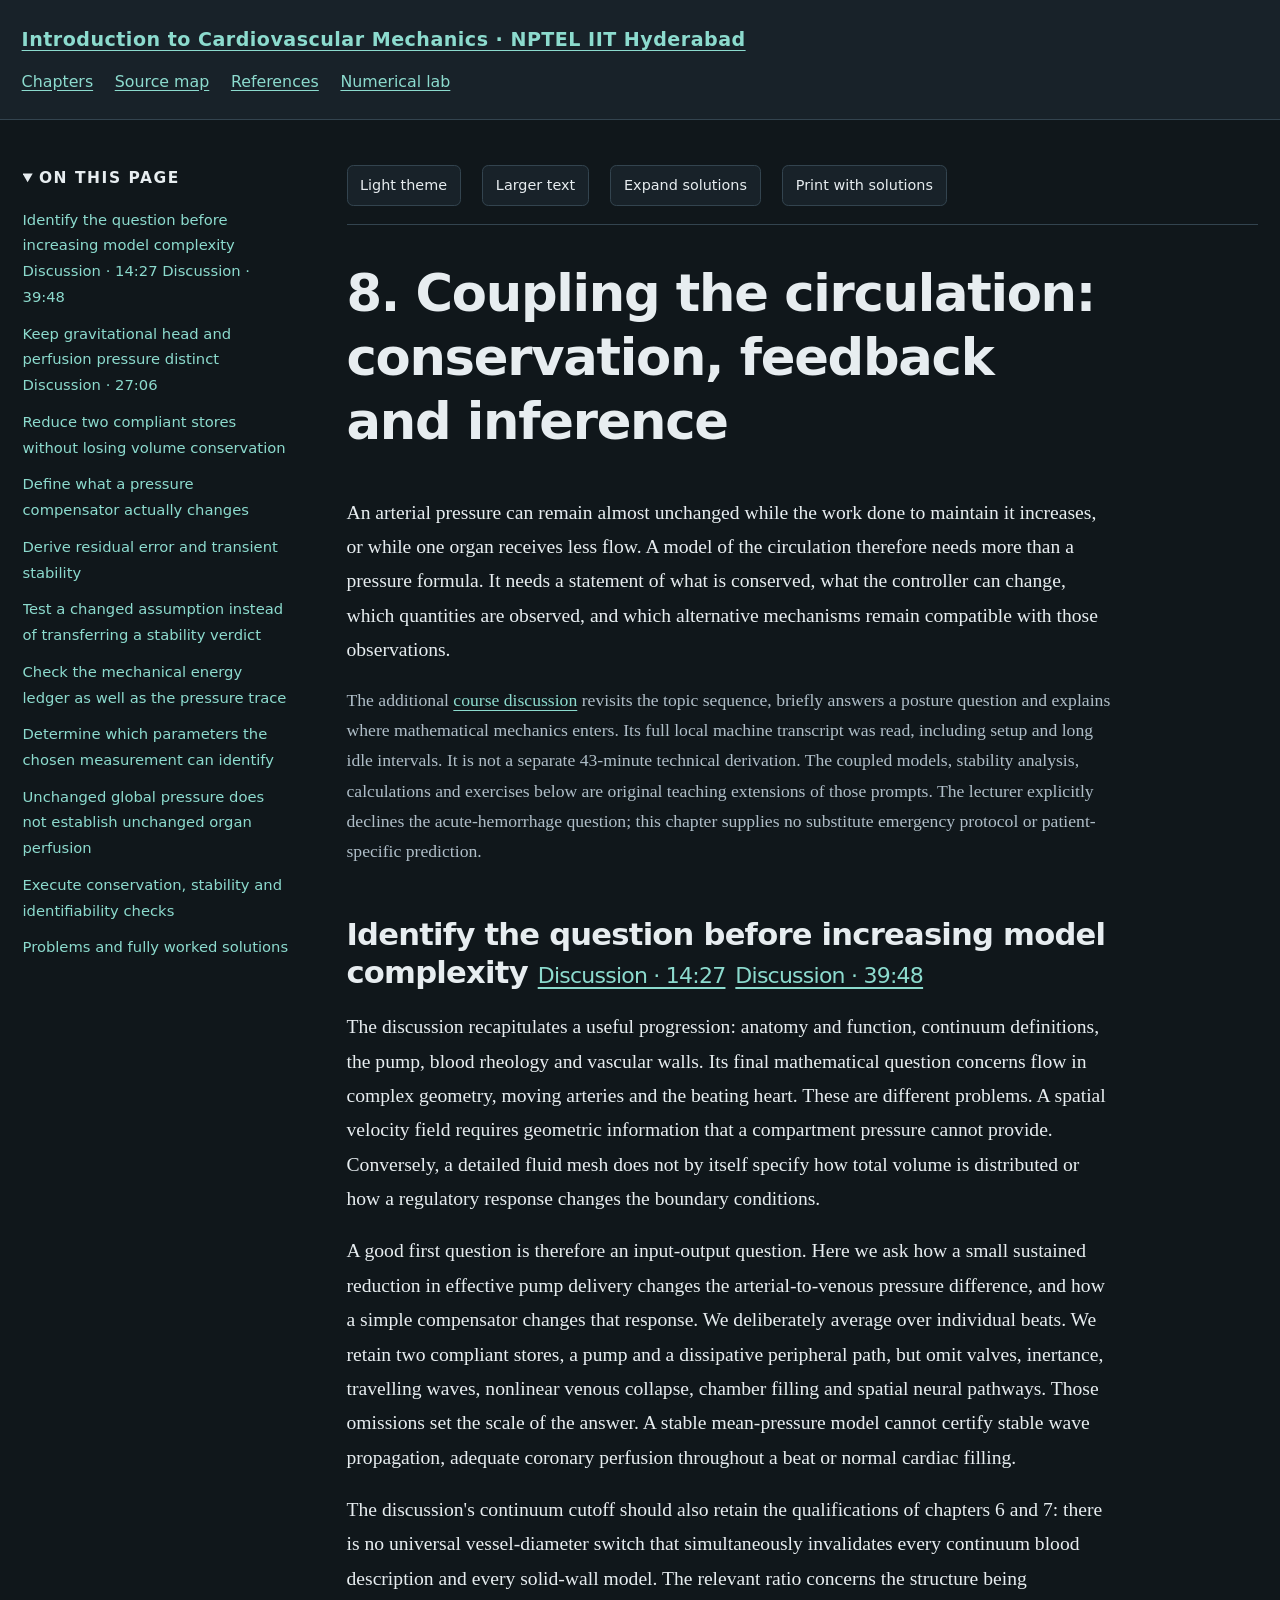
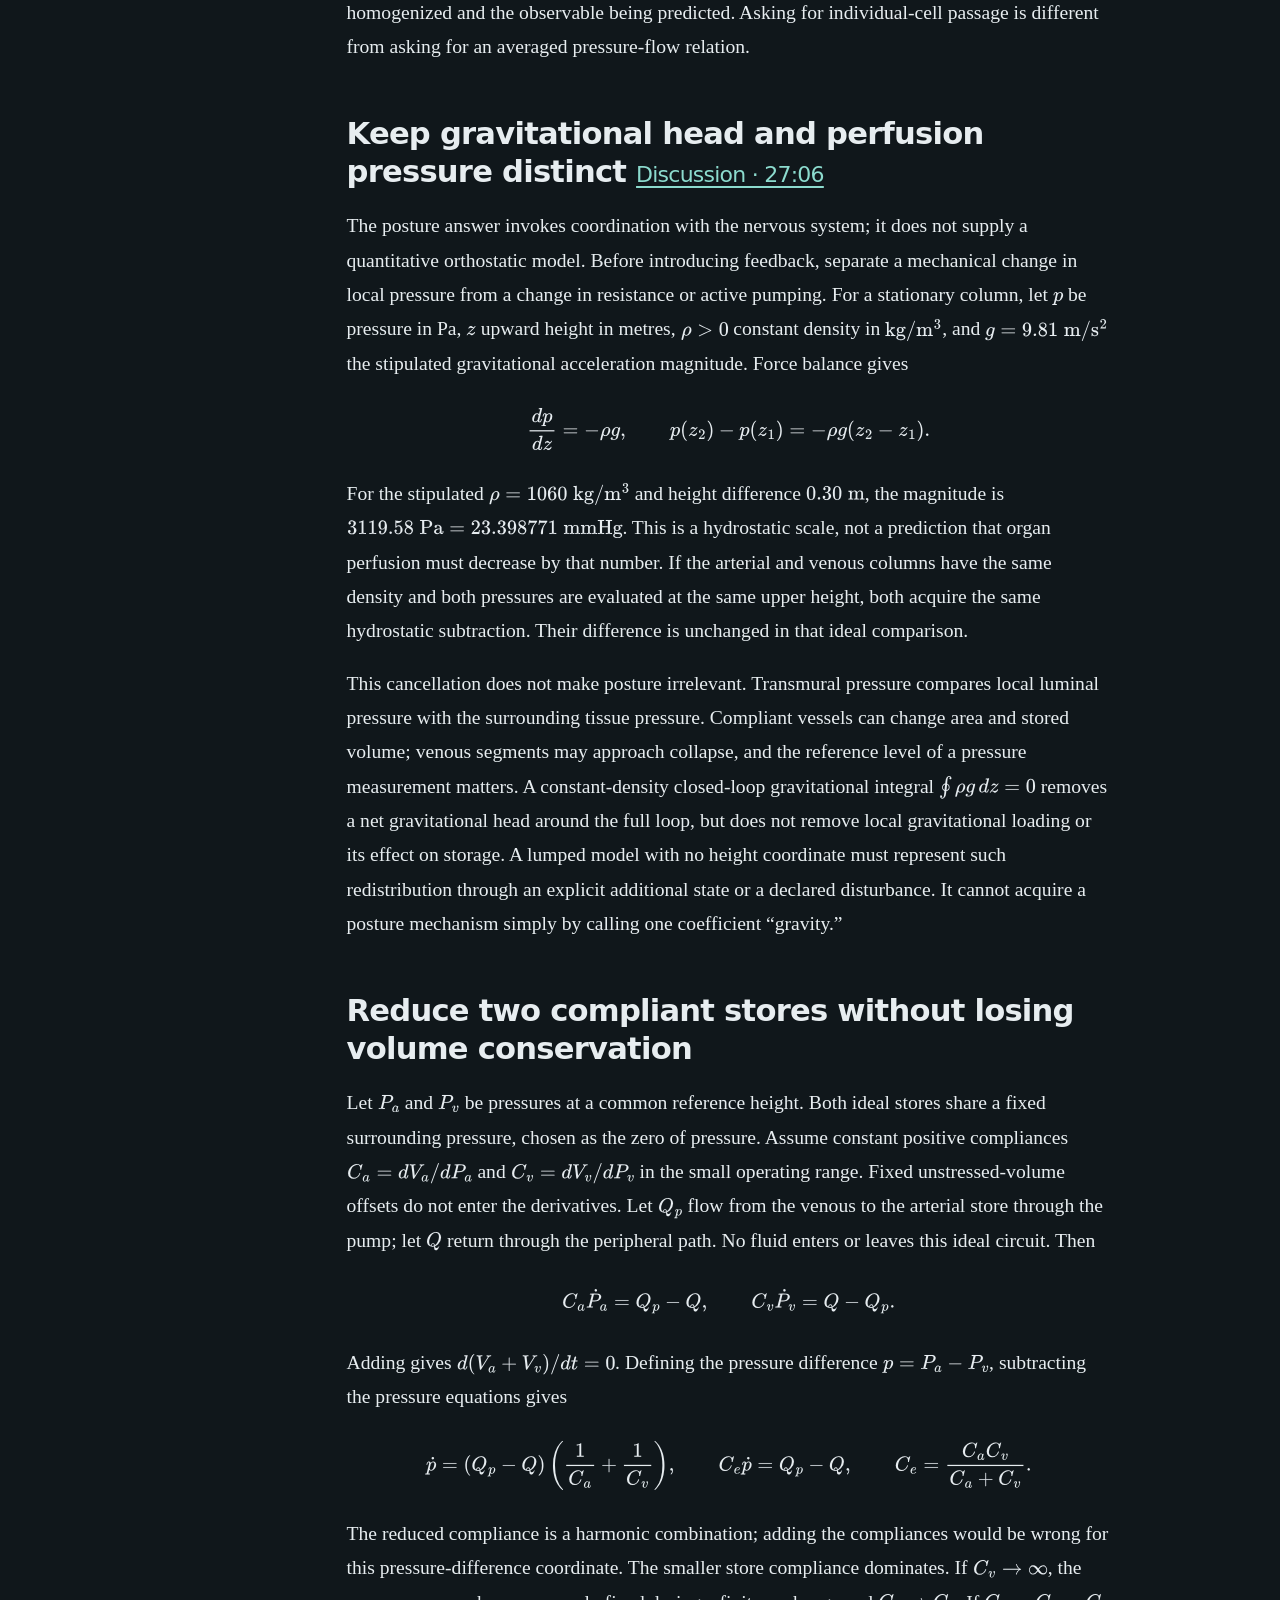
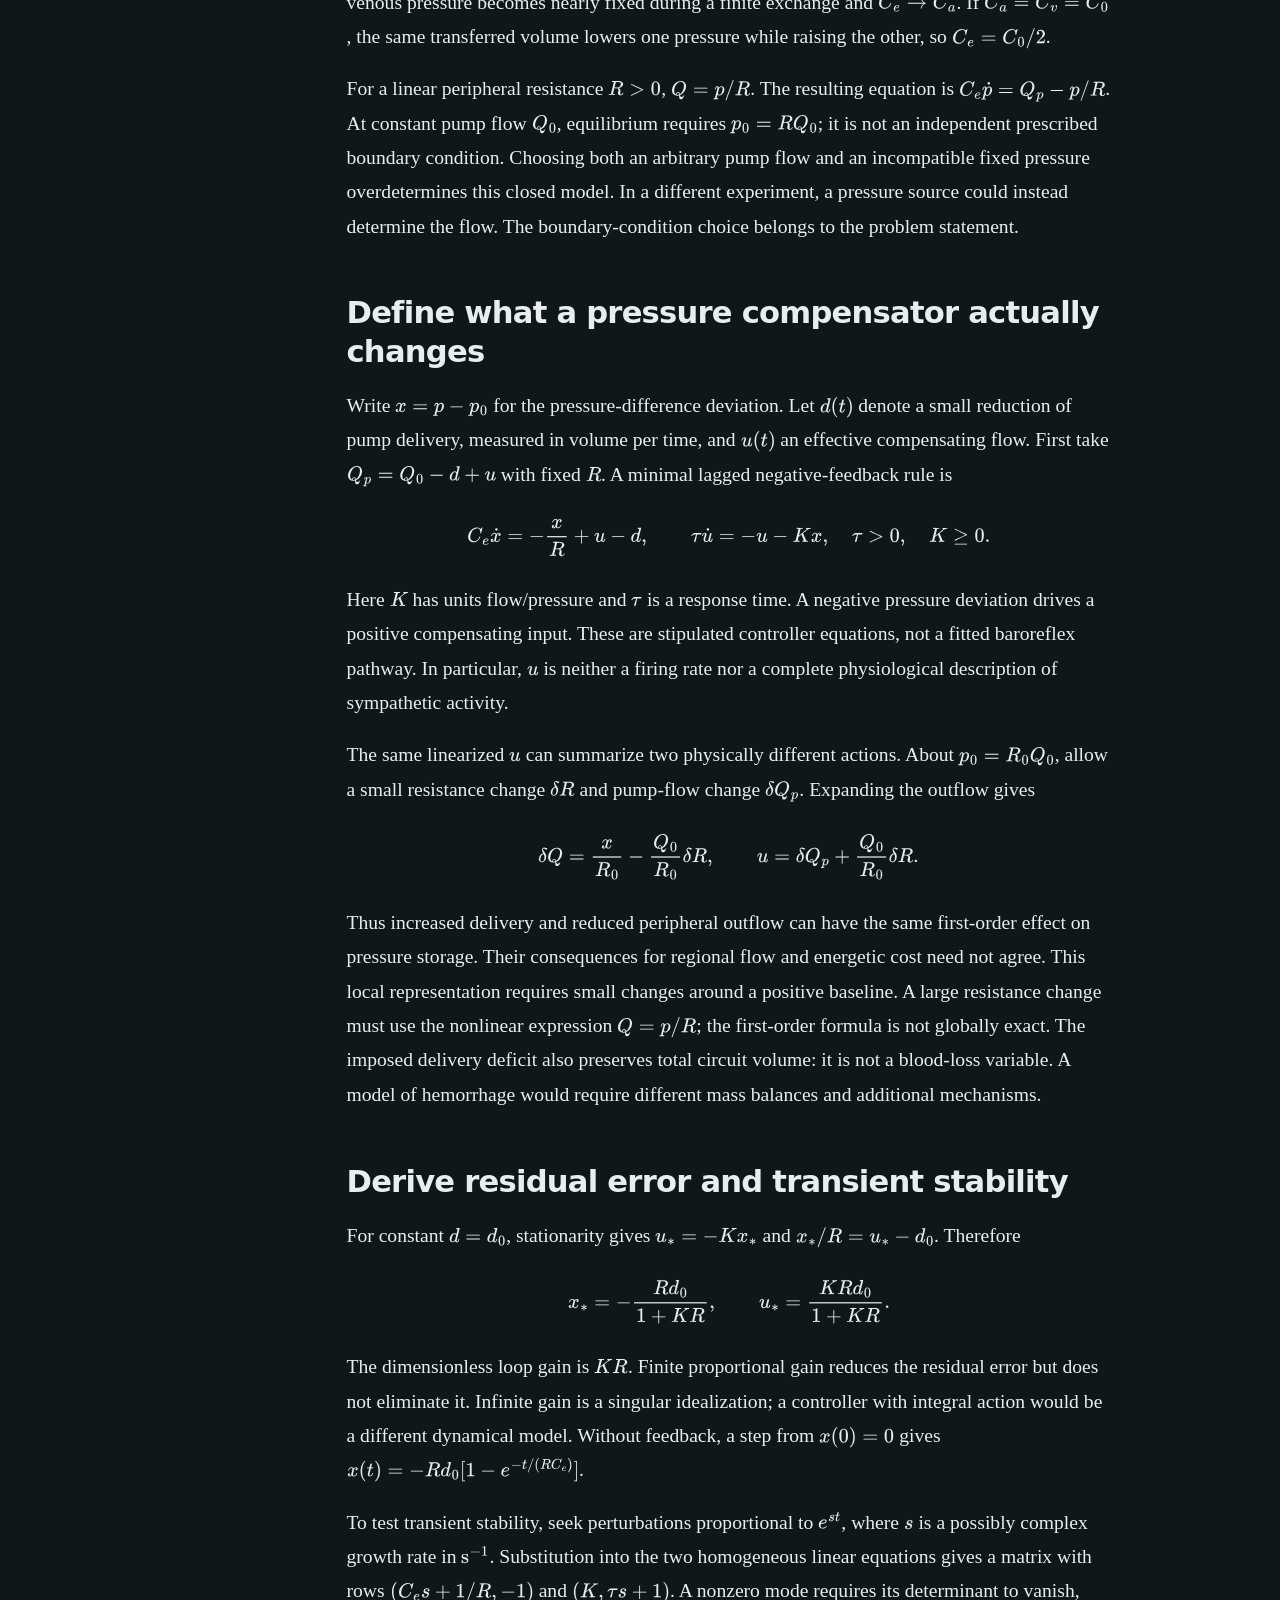
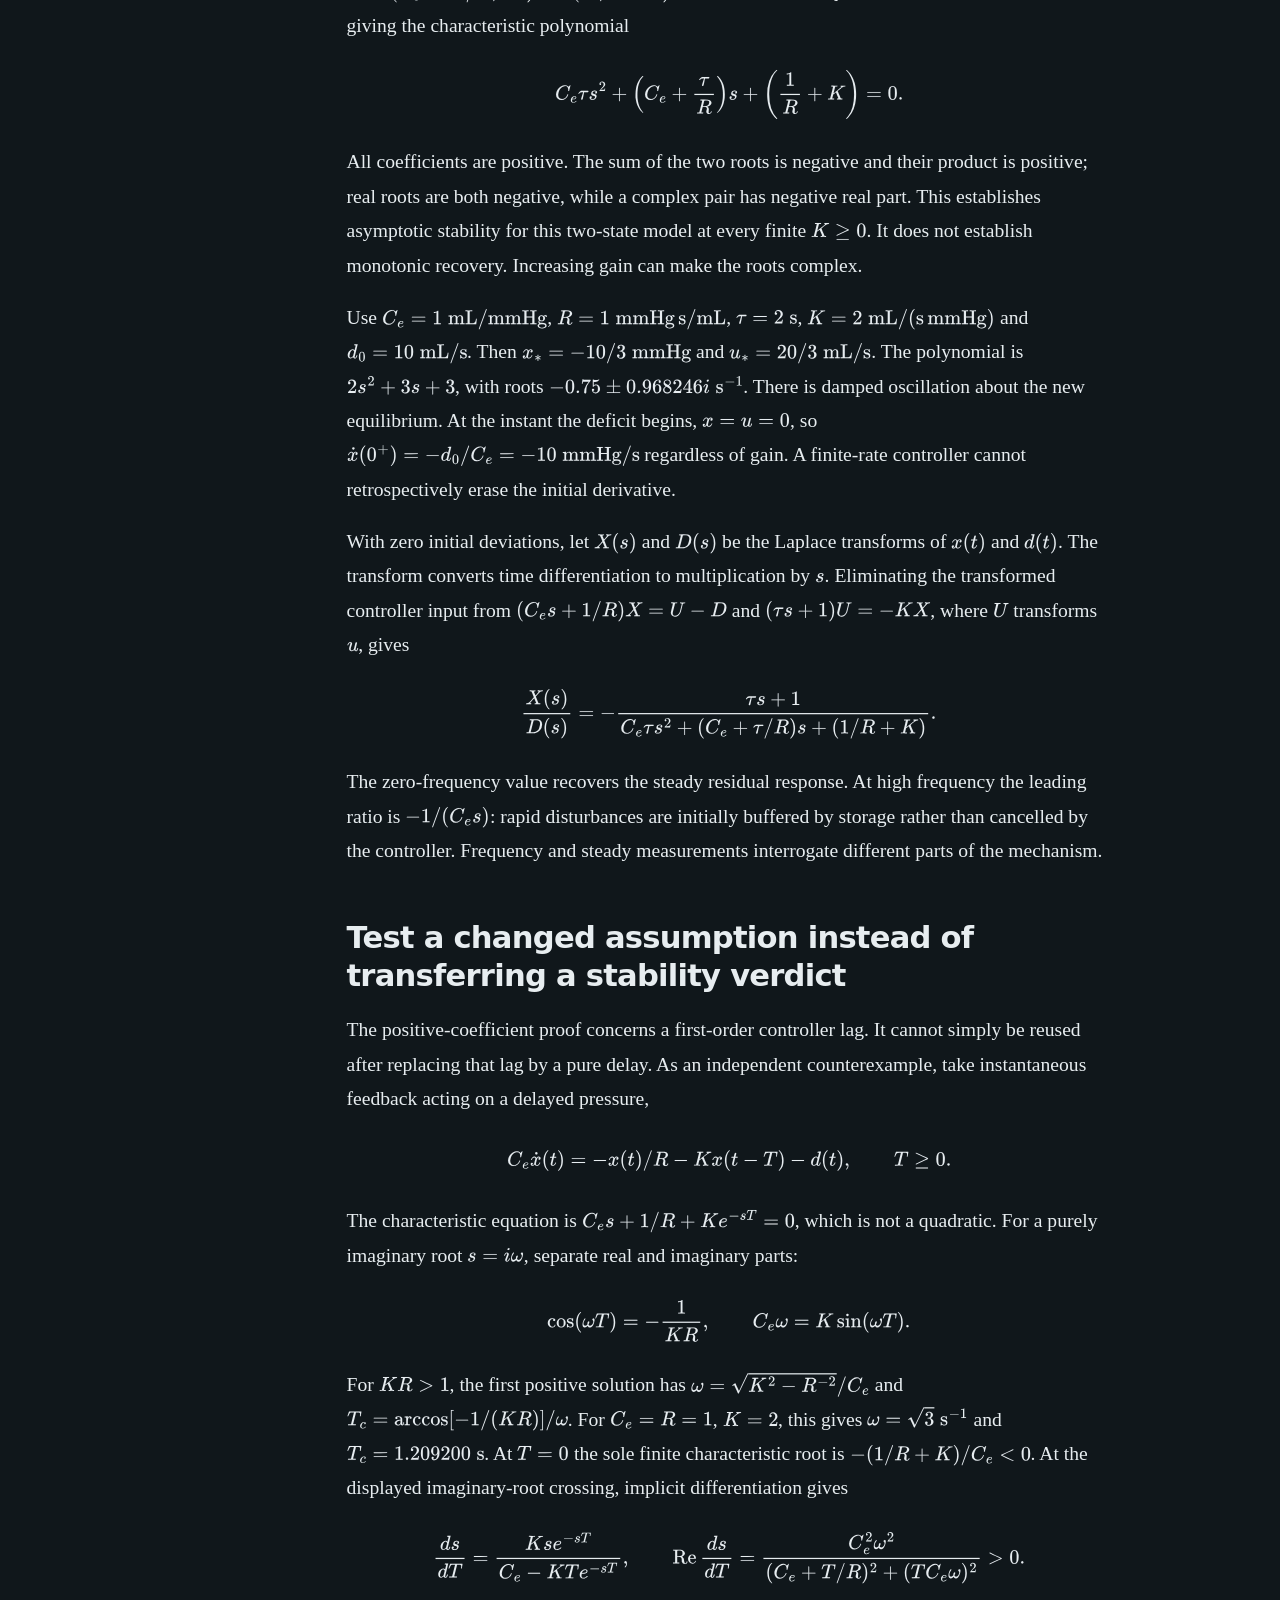
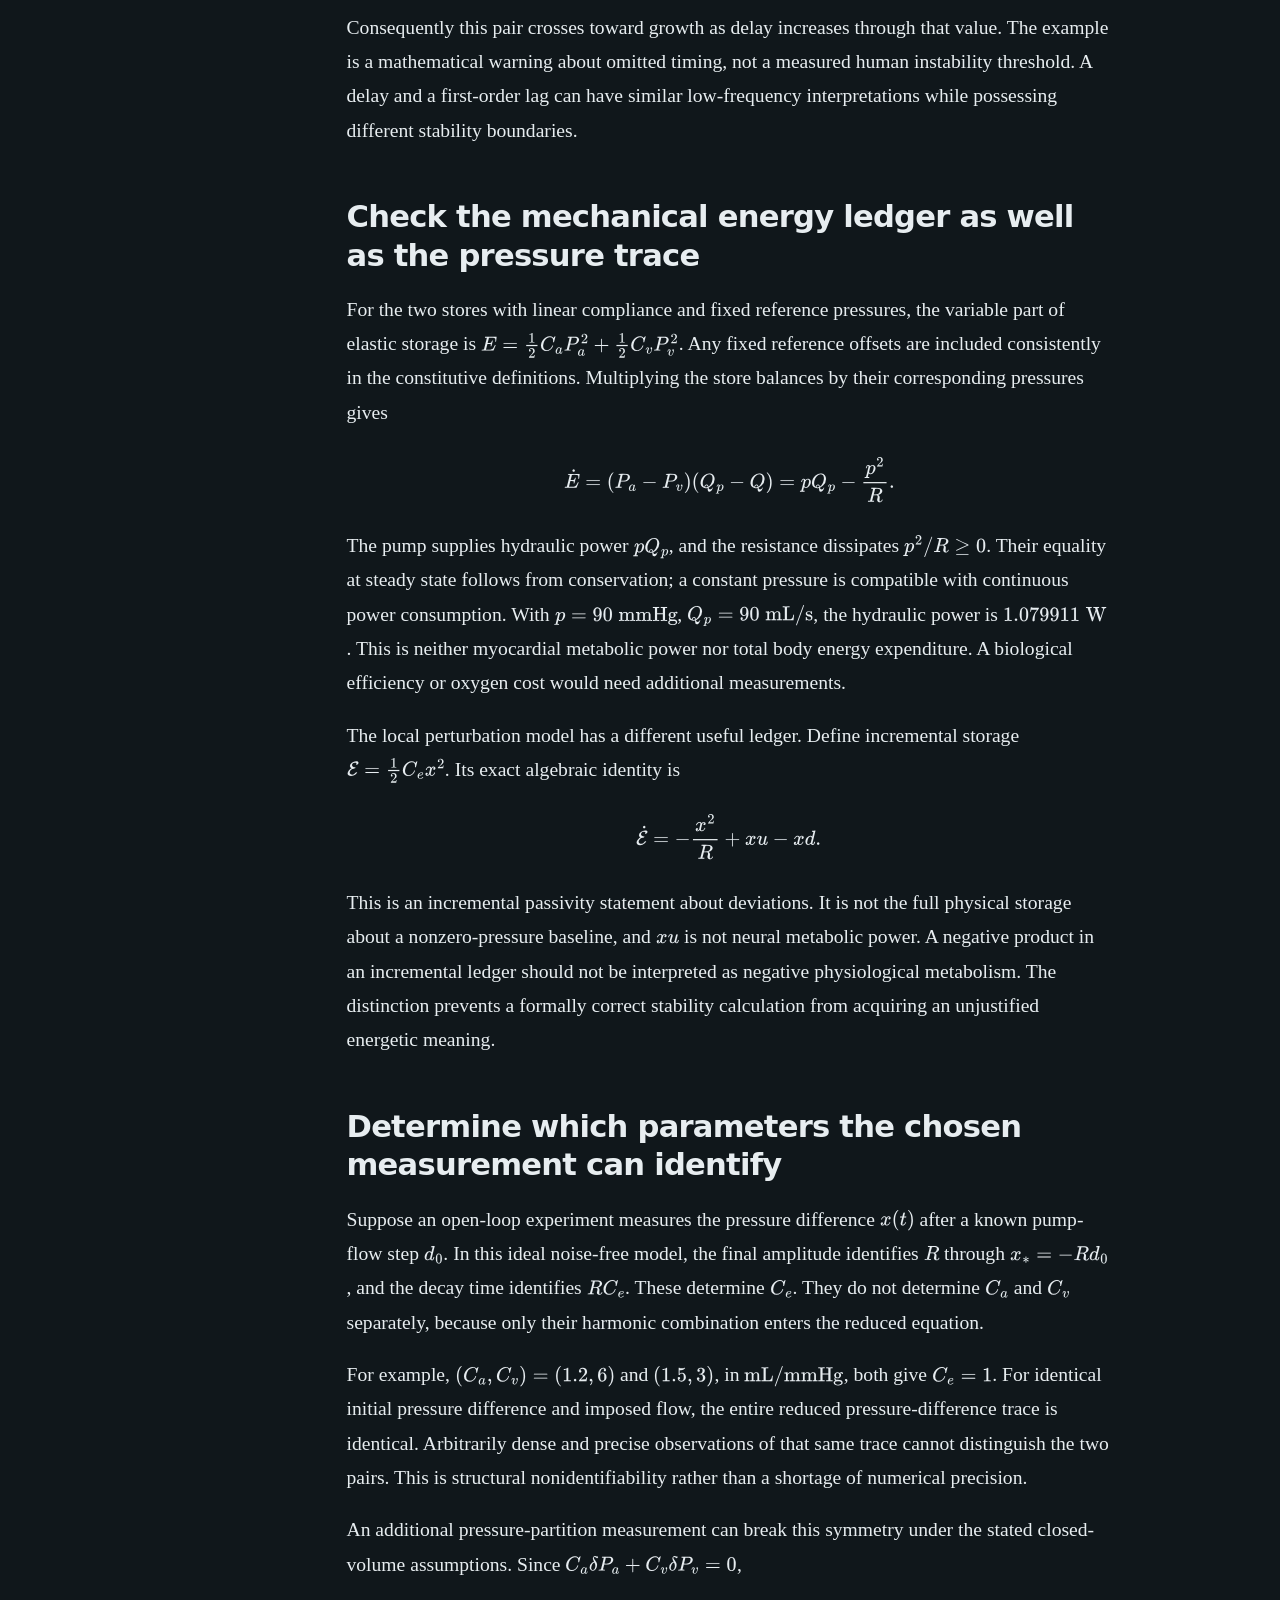
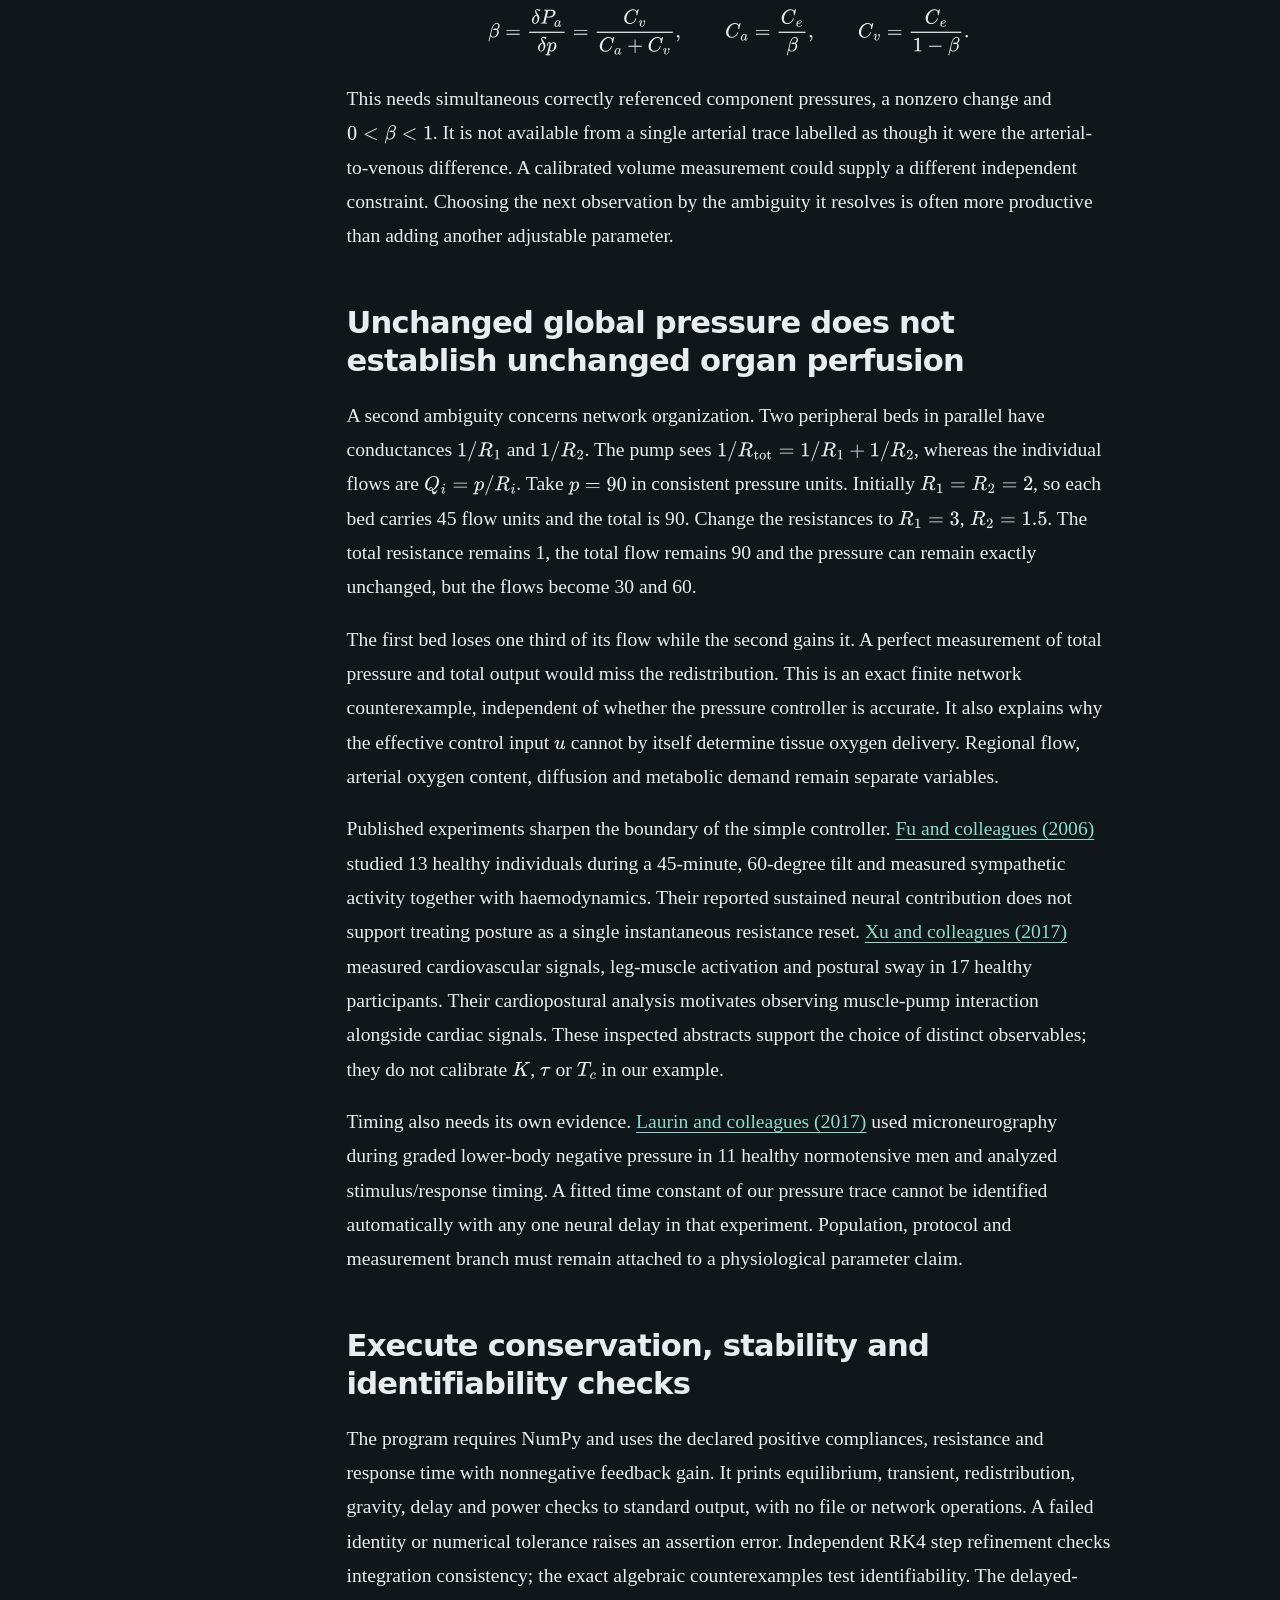
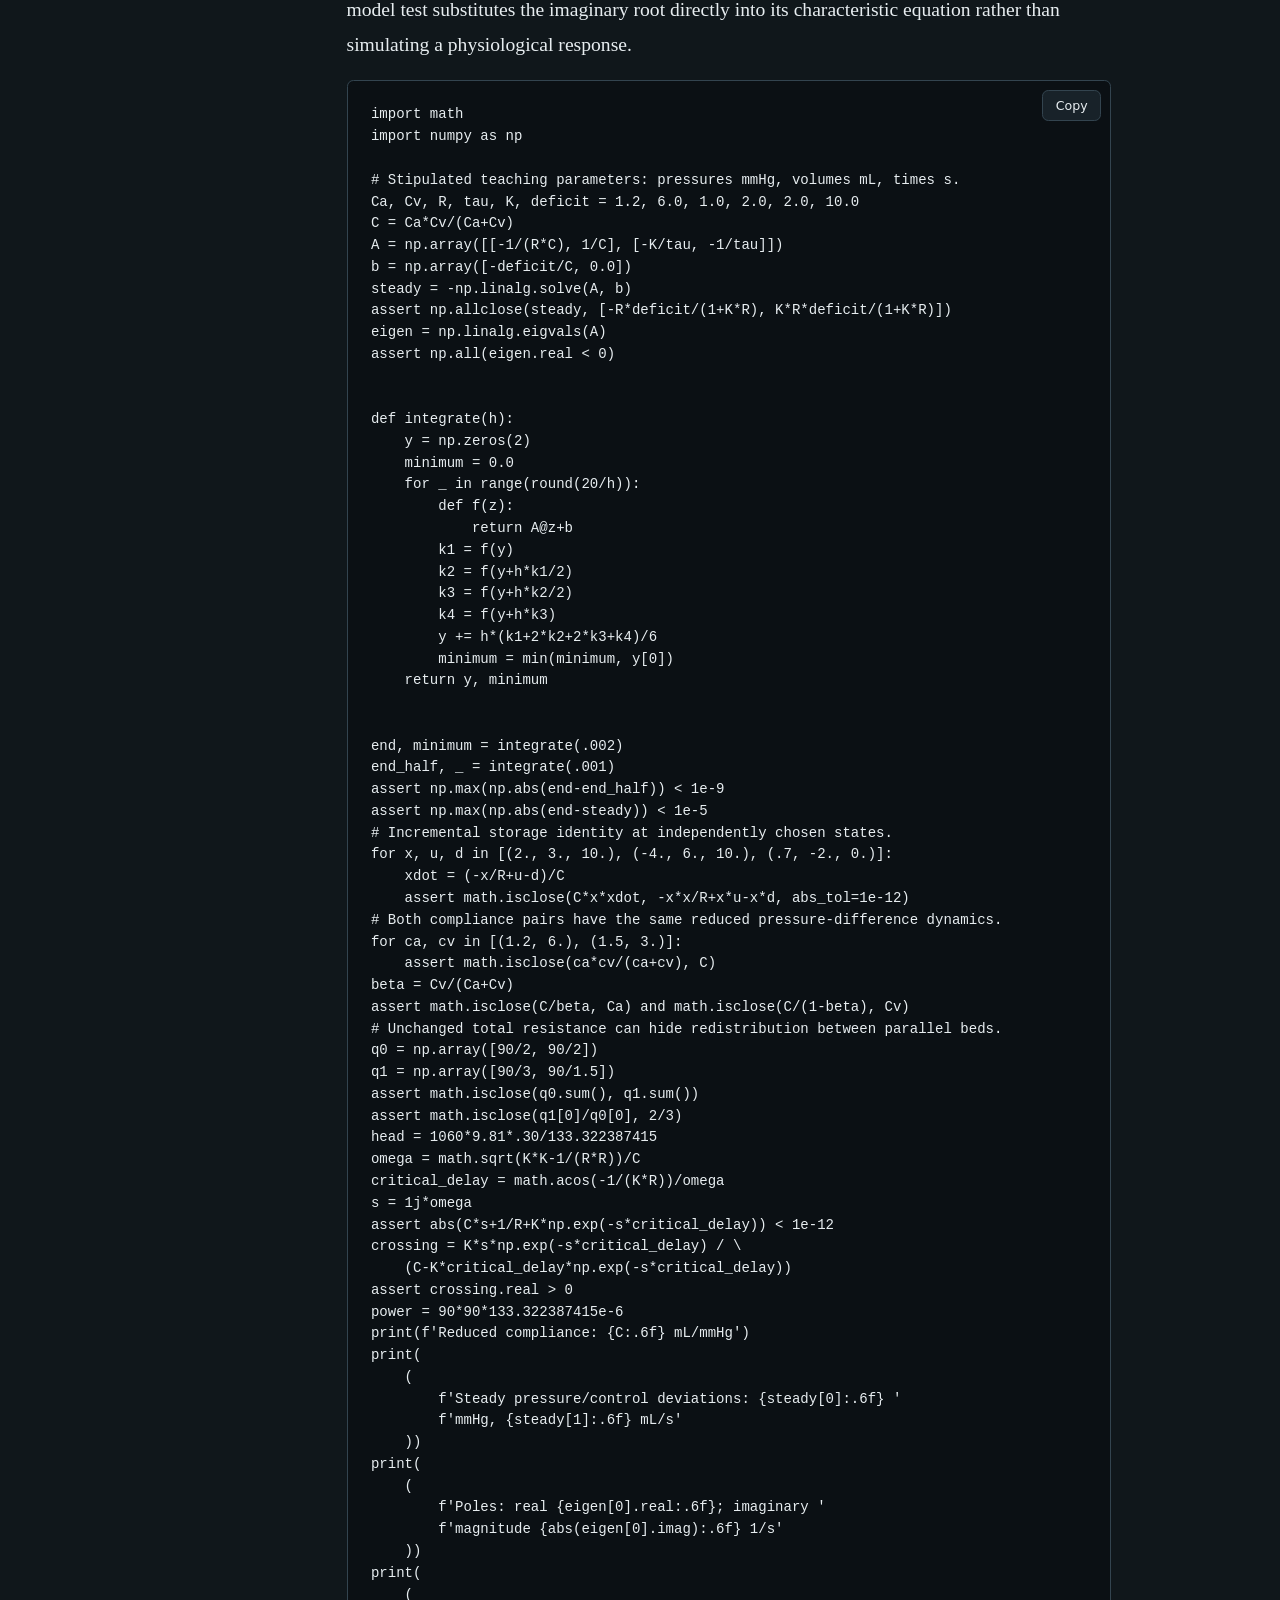
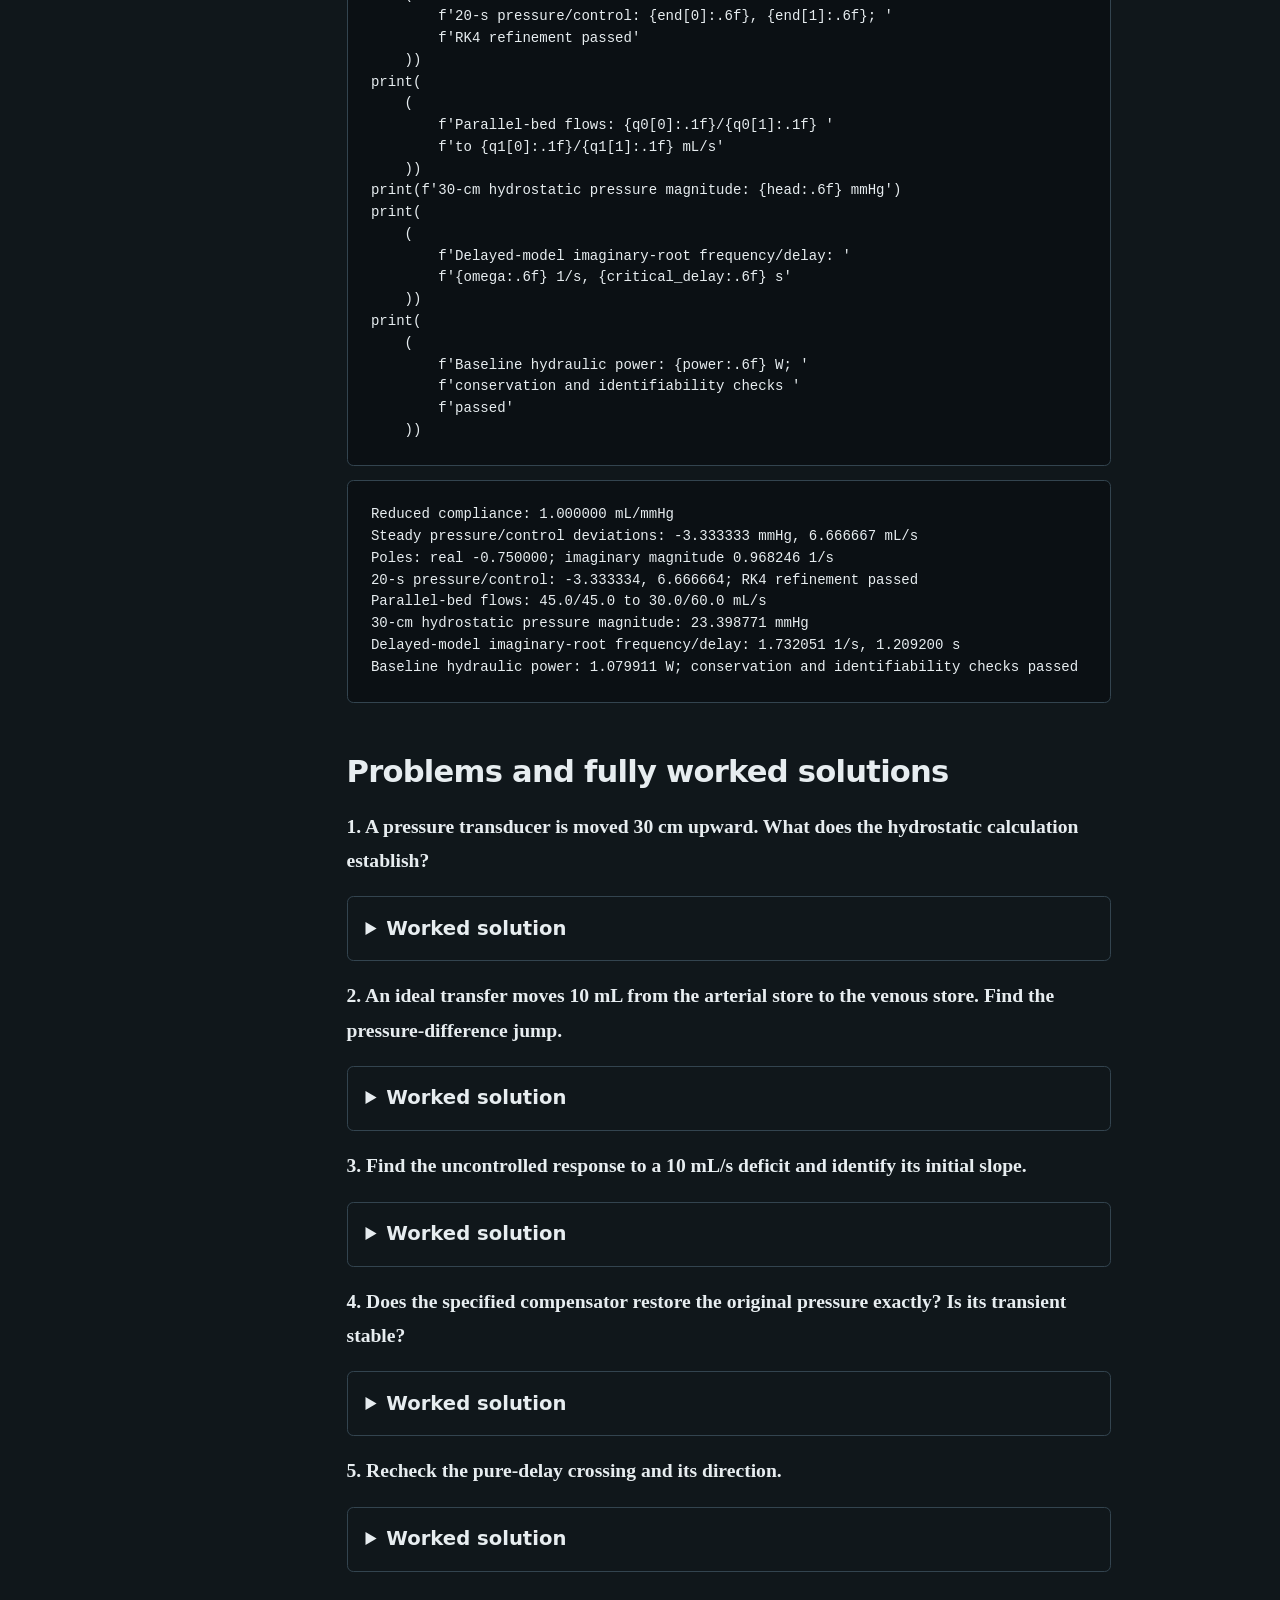
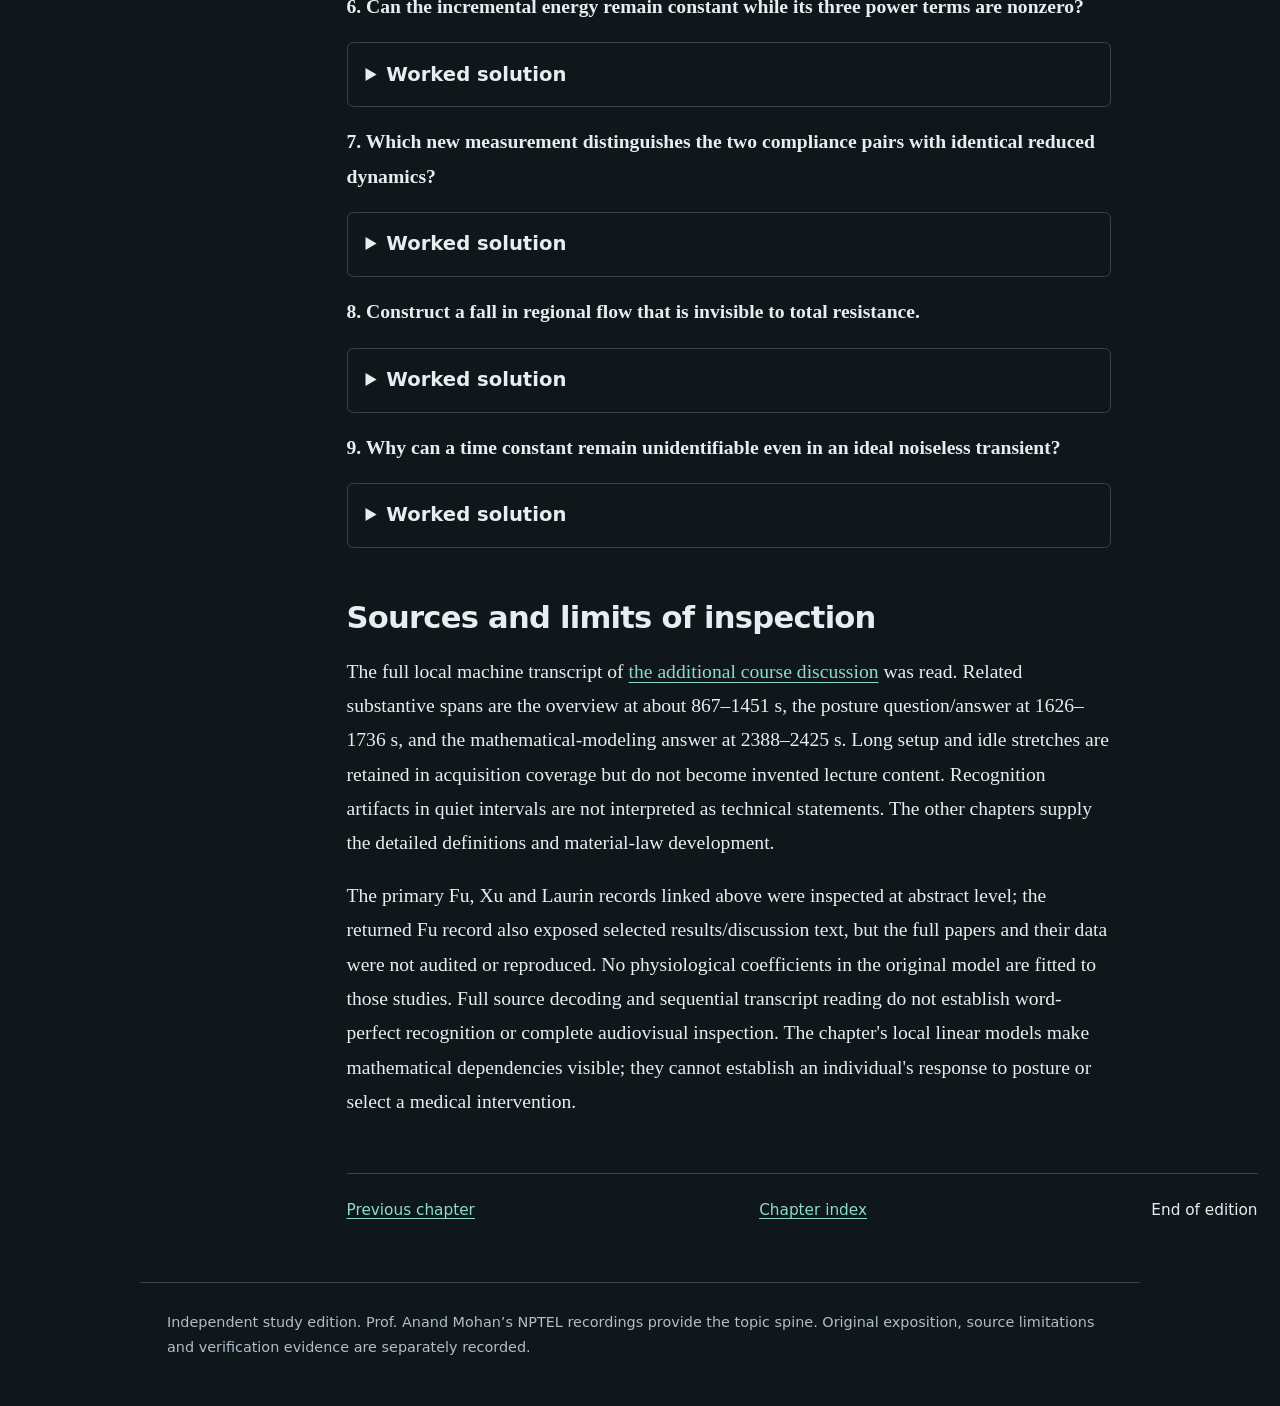
<file: chapter-08-course-discussion-synthesis.html>
<!doctype html>
<html lang="en"><head><meta charset="utf-8"><meta name="viewport" content="width=device-width,initial-scale=1">
<meta name="color-scheme" content="dark light"><meta name="book-content-sha256" content="ca9a10ca2ce2ffd3d706383798a55adb2c7d204c48df9c6608f4847c5bcdaeb6">
<title>Coupling the circulation: conservation, feedback and inference · Introduction to Cardiovascular Mechanics</title><link rel="stylesheet" href="assets/book.css">
<script>window.MathJax={tex:{inlineMath:[['$','$'],['\\(','\\)']],displayMath:[['$$','$$'],['\\[','\\]']],processEscapes:true},svg:{fontCache:'local'},options:{skipHtmlTags:['script','noscript','style','textarea','pre','code']}};</script>
<script defer src="assets/mathjax-tex-svg.js"></script><script defer src="assets/book.js"></script><script defer src="assets/vessel-lab.js"></script></head>
<body><a class="skip" href="#main">Skip to content</a><header class="site-header"><a class="brand" href="index.html">Introduction to Cardiovascular Mechanics · NPTEL IIT Hyderabad</a><nav class="course-nav" aria-label="Book"><a href="index.html">Chapters</a><a href="source-map.html">Source map</a><a href="references.html">References</a><a href="numerical-lab.html">Numerical lab</a></nav></header>
<div class="layout"><aside class="toc" id="chapter-toc" aria-label="On this page"><h2 id="toc-heading">On this page</h2></aside><main id="main"><div class="reading-tools" aria-label="Reading controls"><button id="theme-toggle" aria-pressed="false">Light theme</button><button id="text-toggle" aria-pressed="false">Larger text</button><button id="solutions-toggle" aria-pressed="false">Expand solutions</button><button id="print-page">Print with solutions</button></div>
<article id="chapter-content"><!-- BOOK-CONTENT-START --><h1 id="chapter-title">8. Coupling the circulation: conservation, feedback and inference</h1>
<p class="lede">An arterial pressure can remain almost unchanged while the work done to maintain it increases, or while one organ receives less flow. A model of the circulation therefore needs more than a pressure formula. It needs a statement of what is conserved, what the controller can change, which quantities are observed, and which alternative mechanisms remain compatible with those observations.</p>
<p class="source-note">The additional <a href="https://www.youtube.com/watch?v=MeaVvfB56Cc&amp;t=867s">course discussion</a> revisits the topic sequence, briefly answers a posture question and explains where mathematical mechanics enters. Its full local machine transcript was read, including setup and long idle intervals. It is not a separate 43-minute technical derivation. The coupled models, stability analysis, calculations and exercises below are original teaching extensions of those prompts. The lecturer explicitly declines the acute-hemorrhage question; this chapter supplies no substitute emergency protocol or patient-specific prediction.</p>

<h2 id="scope">Identify the question before increasing model complexity <a class="timestamp" href="https://www.youtube.com/watch?v=MeaVvfB56Cc&amp;t=867s">Discussion · 14:27</a> <a class="timestamp" href="https://www.youtube.com/watch?v=MeaVvfB56Cc&amp;t=2388s">Discussion · 39:48</a></h2>
<p>The discussion recapitulates a useful progression: anatomy and function, continuum definitions, the pump, blood rheology and vascular walls. Its final mathematical question concerns flow in complex geometry, moving arteries and the beating heart. These are different problems. A spatial velocity field requires geometric information that a compartment pressure cannot provide. Conversely, a detailed fluid mesh does not by itself specify how total volume is distributed or how a regulatory response changes the boundary conditions.</p>
<p>A good first question is therefore an input-output question. Here we ask how a small sustained reduction in effective pump delivery changes the arterial-to-venous pressure difference, and how a simple compensator changes that response. We deliberately average over individual beats. We retain two compliant stores, a pump and a dissipative peripheral path, but omit valves, inertance, travelling waves, nonlinear venous collapse, chamber filling and spatial neural pathways. Those omissions set the scale of the answer. A stable mean-pressure model cannot certify stable wave propagation, adequate coronary perfusion throughout a beat or normal cardiac filling.</p>
<p>The discussion's continuum cutoff should also retain the qualifications of chapters 6 and 7: there is no universal vessel-diameter switch that simultaneously invalidates every continuum blood description and every solid-wall model. The relevant ratio concerns the structure being homogenized and the observable being predicted. Asking for individual-cell passage is different from asking for an averaged pressure-flow relation.</p>

<h2 id="gravity">Keep gravitational head and perfusion pressure distinct <a class="timestamp" href="https://www.youtube.com/watch?v=MeaVvfB56Cc&amp;t=1626s">Discussion · 27:06</a></h2>
<p>The posture answer invokes coordination with the nervous system; it does not supply a quantitative orthostatic model. Before introducing feedback, separate a mechanical change in local pressure from a change in resistance or active pumping. For a stationary column, let $p$ be pressure in Pa, $z$ upward height in metres, $\rho\gt0$ constant density in $\mathrm{kg/m^3}$, and $g=9.81\;\mathrm{m/s^2}$ the stipulated gravitational acceleration magnitude. Force balance gives</p>
\[\frac{dp}{dz}=-\rho g,\qquad p(z_2)-p(z_1)=-\rho g(z_2-z_1).\]
<p>For the stipulated $\rho=1060\;\mathrm{kg/m^3}$ and height difference $0.30\;\mathrm m$, the magnitude is $3119.58\;\mathrm{Pa}=23.398771\;\mathrm{mmHg}$. This is a hydrostatic scale, not a prediction that organ perfusion must decrease by that number. If the arterial and venous columns have the same density and both pressures are evaluated at the same upper height, both acquire the same hydrostatic subtraction. Their difference is unchanged in that ideal comparison.</p>
<p>This cancellation does not make posture irrelevant. Transmural pressure compares local luminal pressure with the surrounding tissue pressure. Compliant vessels can change area and stored volume; venous segments may approach collapse, and the reference level of a pressure measurement matters. A constant-density closed-loop gravitational integral $\oint\rho g\,dz=0$ removes a net gravitational head around the full loop, but does not remove local gravitational loading or its effect on storage. A lumped model with no height coordinate must represent such redistribution through an explicit additional state or a declared disturbance. It cannot acquire a posture mechanism simply by calling one coefficient “gravity.”</p>

<h2 id="stores">Reduce two compliant stores without losing volume conservation</h2>
<p>Let $P_a$ and $P_v$ be pressures at a common reference height. Both ideal stores share a fixed surrounding pressure, chosen as the zero of pressure. Assume constant positive compliances $C_a=dV_a/dP_a$ and $C_v=dV_v/dP_v$ in the small operating range. Fixed unstressed-volume offsets do not enter the derivatives. Let $Q_p$ flow from the venous to the arterial store through the pump; let $Q$ return through the peripheral path. No fluid enters or leaves this ideal circuit. Then</p>
\[C_a\dot P_a=Q_p-Q,\qquad C_v\dot P_v=Q-Q_p.\]
<p>Adding gives $d(V_a+V_v)/dt=0$. Defining the pressure difference $p=P_a-P_v$, subtracting the pressure equations gives</p>
\[\dot p=(Q_p-Q)\left(\frac1{C_a}+\frac1{C_v}\right),\qquad C_e\dot p=Q_p-Q,\qquad C_e=\frac{C_aC_v}{C_a+C_v}.\]
<p>The reduced compliance is a harmonic combination; adding the compliances would be wrong for this pressure-difference coordinate. The smaller store compliance dominates. If $C_v\to\infty$, the venous pressure becomes nearly fixed during a finite exchange and $C_e\to C_a$. If $C_a=C_v=C_0$, the same transferred volume lowers one pressure while raising the other, so $C_e=C_0/2$.</p>
<p>For a linear peripheral resistance $R&gt;0$, $Q=p/R$. The resulting equation is $C_e\dot p=Q_p-p/R$. At constant pump flow $Q_0$, equilibrium requires $p_0=RQ_0$; it is not an independent prescribed boundary condition. Choosing both an arbitrary pump flow and an incompatible fixed pressure overdetermines this closed model. In a different experiment, a pressure source could instead determine the flow. The boundary-condition choice belongs to the problem statement.</p>

<h2 id="feedback">Define what a pressure compensator actually changes</h2>
<p>Write $x=p-p_0$ for the pressure-difference deviation. Let $d(t)$ denote a small reduction of pump delivery, measured in volume per time, and $u(t)$ an effective compensating flow. First take $Q_p=Q_0-d+u$ with fixed $R$. A minimal lagged negative-feedback rule is</p>
\[C_e\dot x=-\frac{x}{R}+u-d,\qquad \tau\dot u=-u-Kx,\quad \tau&gt;0,\quad K\ge0.\]
<p>Here $K$ has units flow/pressure and $\tau$ is a response time. A negative pressure deviation drives a positive compensating input. These are stipulated controller equations, not a fitted baroreflex pathway. In particular, $u$ is neither a firing rate nor a complete physiological description of sympathetic activity.</p>
<p>The same linearized $u$ can summarize two physically different actions. About $p_0=R_0Q_0$, allow a small resistance change $\delta R$ and pump-flow change $\delta Q_p$. Expanding the outflow gives</p>
\[\delta Q=\frac{x}{R_0}-\frac{Q_0}{R_0}\delta R,\qquad u=\delta Q_p+\frac{Q_0}{R_0}\delta R.\]
<p>Thus increased delivery and reduced peripheral outflow can have the same first-order effect on pressure storage. Their consequences for regional flow and energetic cost need not agree. This local representation requires small changes around a positive baseline. A large resistance change must use the nonlinear expression $Q=p/R$; the first-order formula is not globally exact. The imposed delivery deficit also preserves total circuit volume: it is not a blood-loss variable. A model of hemorrhage would require different mass balances and additional mechanisms.</p>

<h2 id="response">Derive residual error and transient stability</h2>
<p>For constant $d=d_0$, stationarity gives $u_*=-Kx_*$ and $x_*/R=u_*-d_0$. Therefore</p>
\[x_*=-\frac{Rd_0}{1+KR},\qquad u_*=\frac{KRd_0}{1+KR}.\]
<p>The dimensionless loop gain is $KR$. Finite proportional gain reduces the residual error but does not eliminate it. Infinite gain is a singular idealization; a controller with integral action would be a different dynamical model. Without feedback, a step from $x(0)=0$ gives $x(t)=-Rd_0[1-e^{-t/(RC_e)}]$.</p>
<p>To test transient stability, seek perturbations proportional to $e^{st}$, where $s$ is a possibly complex growth rate in $\mathrm{s^{-1}}$. Substitution into the two homogeneous linear equations gives a matrix with rows $(C_es+1/R,-1)$ and $(K,\tau s+1)$. A nonzero mode requires its determinant to vanish, giving the characteristic polynomial</p>
\[C_e\tau s^2+\left(C_e+\frac{\tau}{R}\right)s+\left(\frac1R+K\right)=0.\]
<p>All coefficients are positive. The sum of the two roots is negative and their product is positive; real roots are both negative, while a complex pair has negative real part. This establishes asymptotic stability for this two-state model at every finite $K\ge0$. It does not establish monotonic recovery. Increasing gain can make the roots complex.</p>
<p>Use $C_e=1\;\mathrm{mL/mmHg}$, $R=1\;\mathrm{mmHg\,s/mL}$, $\tau=2\;\mathrm s$, $K=2\;\mathrm{mL/(s\,mmHg)}$ and $d_0=10\;\mathrm{mL/s}$. Then $x_*=-10/3\;\mathrm{mmHg}$ and $u_*=20/3\;\mathrm{mL/s}$. The polynomial is $2s^2+3s+3$, with roots $-0.75\pm0.968246i\;\mathrm{s^{-1}}$. There is damped oscillation about the new equilibrium. At the instant the deficit begins, $x=u=0$, so $\dot x(0^+)=-d_0/C_e=-10\;\mathrm{mmHg/s}$ regardless of gain. A finite-rate controller cannot retrospectively erase the initial derivative.</p>
<p>With zero initial deviations, let $X(s)$ and $D(s)$ be the Laplace transforms of $x(t)$ and $d(t)$. The transform converts time differentiation to multiplication by $s$. Eliminating the transformed controller input from $(C_es+1/R)X=U-D$ and $(\tau s+1)U=-KX$, where $U$ transforms $u$, gives</p>
\[\frac{X(s)}{D(s)}=-\frac{\tau s+1}{C_e\tau s^2+(C_e+\tau/R)s+(1/R+K)}.\]
<p>The zero-frequency value recovers the steady residual response. At high frequency the leading ratio is $-1/(C_es)$: rapid disturbances are initially buffered by storage rather than cancelled by the controller. Frequency and steady measurements interrogate different parts of the mechanism.</p>

<h2 id="delay">Test a changed assumption instead of transferring a stability verdict</h2>
<p>The positive-coefficient proof concerns a first-order controller lag. It cannot simply be reused after replacing that lag by a pure delay. As an independent counterexample, take instantaneous feedback acting on a delayed pressure,</p>
\[C_e\dot x(t)=-x(t)/R-Kx(t-T)-d(t),\qquad T\ge0.\]
<p>The characteristic equation is $C_es+1/R+Ke^{-sT}=0$, which is not a quadratic. For a purely imaginary root $s=i\omega$, separate real and imaginary parts:</p>
\[\cos(\omega T)=-\frac1{KR},\qquad C_e\omega=K\sin(\omega T).\]
<p>For $KR&gt;1$, the first positive solution has $\omega=\sqrt{K^2-R^{-2}}/C_e$ and $T_c=\arccos[-1/(KR)]/\omega$. For $C_e=R=1$, $K=2$, this gives $\omega=\sqrt3\;\mathrm{s^{-1}}$ and $T_c=1.209200\;\mathrm s$. At $T=0$ the sole finite characteristic root is $-(1/R+K)/C_e&lt;0$. At the displayed imaginary-root crossing, implicit differentiation gives</p>
\[\frac{ds}{dT}=\frac{Ks e^{-sT}}{C_e-KT e^{-sT}},\qquad \operatorname{Re}\frac{ds}{dT}=\frac{C_e^2\omega^2}{(C_e+T/R)^2+(TC_e\omega)^2}&gt;0.\]
<p>Consequently this pair crosses toward growth as delay increases through that value. The example is a mathematical warning about omitted timing, not a measured human instability threshold. A delay and a first-order lag can have similar low-frequency interpretations while possessing different stability boundaries.</p>

<h2 id="energy">Check the mechanical energy ledger as well as the pressure trace</h2>
<p>For the two stores with linear compliance and fixed reference pressures, the variable part of elastic storage is $E=\tfrac12C_aP_a^2+\tfrac12C_vP_v^2$. Any fixed reference offsets are included consistently in the constitutive definitions. Multiplying the store balances by their corresponding pressures gives</p>
\[\dot E=(P_a-P_v)(Q_p-Q)=pQ_p-\frac{p^2}{R}.\]
<p>The pump supplies hydraulic power $pQ_p$, and the resistance dissipates $p^2/R\ge0$. Their equality at steady state follows from conservation; a constant pressure is compatible with continuous power consumption. With $p=90\;\mathrm{mmHg}$, $Q_p=90\;\mathrm{mL/s}$, the hydraulic power is $1.079911\;\mathrm W$. This is neither myocardial metabolic power nor total body energy expenditure. A biological efficiency or oxygen cost would need additional measurements.</p>
<p>The local perturbation model has a different useful ledger. Define incremental storage $\mathcal E=\tfrac12C_ex^2$. Its exact algebraic identity is</p>
\[\dot{\mathcal E}=-\frac{x^2}{R}+xu-xd.\]
<p>This is an incremental passivity statement about deviations. It is not the full physical storage about a nonzero-pressure baseline, and $xu$ is not neural metabolic power. A negative product in an incremental ledger should not be interpreted as negative physiological metabolism. The distinction prevents a formally correct stability calculation from acquiring an unjustified energetic meaning.</p>

<h2 id="identify">Determine which parameters the chosen measurement can identify</h2>
<p>Suppose an open-loop experiment measures the pressure difference $x(t)$ after a known pump-flow step $d_0$. In this ideal noise-free model, the final amplitude identifies $R$ through $x_*=-Rd_0$, and the decay time identifies $RC_e$. These determine $C_e$. They do not determine $C_a$ and $C_v$ separately, because only their harmonic combination enters the reduced equation.</p>
<p>For example, $(C_a,C_v)=(1.2,6)$ and $(1.5,3)$, in $\mathrm{mL/mmHg}$, both give $C_e=1$. For identical initial pressure difference and imposed flow, the entire reduced pressure-difference trace is identical. Arbitrarily dense and precise observations of that same trace cannot distinguish the two pairs. This is structural nonidentifiability rather than a shortage of numerical precision.</p>
<p>An additional pressure-partition measurement can break this symmetry under the stated closed-volume assumptions. Since $C_a\delta P_a+C_v\delta P_v=0$,</p>
\[\beta=\frac{\delta P_a}{\delta p}=\frac{C_v}{C_a+C_v},\qquad C_a=\frac{C_e}{\beta},\qquad C_v=\frac{C_e}{1-\beta}.\]
<p>This needs simultaneous correctly referenced component pressures, a nonzero change and $0&lt;\beta&lt;1$. It is not available from a single arterial trace labelled as though it were the arterial-to-venous difference. A calibrated volume measurement could supply a different independent constraint. Choosing the next observation by the ambiguity it resolves is often more productive than adding another adjustable parameter.</p>

<h2 id="regional">Unchanged global pressure does not establish unchanged organ perfusion</h2>
<p>A second ambiguity concerns network organization. Two peripheral beds in parallel have conductances $1/R_1$ and $1/R_2$. The pump sees $1/R_{\mathrm{tot}}=1/R_1+1/R_2$, whereas the individual flows are $Q_i=p/R_i$. Take $p=90$ in consistent pressure units. Initially $R_1=R_2=2$, so each bed carries 45 flow units and the total is 90. Change the resistances to $R_1=3$, $R_2=1.5$. The total resistance remains 1, the total flow remains 90 and the pressure can remain exactly unchanged, but the flows become 30 and 60.</p>
<p>The first bed loses one third of its flow while the second gains it. A perfect measurement of total pressure and total output would miss the redistribution. This is an exact finite network counterexample, independent of whether the pressure controller is accurate. It also explains why the effective control input $u$ cannot by itself determine tissue oxygen delivery. Regional flow, arterial oxygen content, diffusion and metabolic demand remain separate variables.</p>
<p>Published experiments sharpen the boundary of the simple controller. <a href="https://pubmed.ncbi.nlm.nih.gov/17008377/">Fu and colleagues (2006)</a> studied 13 healthy individuals during a 45-minute, 60-degree tilt and measured sympathetic activity together with haemodynamics. Their reported sustained neural contribution does not support treating posture as a single instantaneous resistance reset. <a href="https://pubmed.ncbi.nlm.nih.gov/28626082/">Xu and colleagues (2017)</a> measured cardiovascular signals, leg-muscle activation and postural sway in 17 healthy participants. Their cardiopostural analysis motivates observing muscle-pump interaction alongside cardiac signals. These inspected abstracts support the choice of distinct observables; they do not calibrate $K$, $\tau$ or $T_c$ in our example.</p>
<p>Timing also needs its own evidence. <a href="https://pubmed.ncbi.nlm.nih.gov/28663324/">Laurin and colleagues (2017)</a> used microneurography during graded lower-body negative pressure in 11 healthy normotensive men and analyzed stimulus/response timing. A fitted time constant of our pressure trace cannot be identified automatically with any one neural delay in that experiment. Population, protocol and measurement branch must remain attached to a physiological parameter claim.</p>

<h2 id="code">Execute conservation, stability and identifiability checks</h2>
<p>The program requires NumPy and uses the declared positive compliances, resistance and response time with nonnegative feedback gain. It prints equilibrium, transient, redistribution, gravity, delay and power checks to standard output, with no file or network operations. A failed identity or numerical tolerance raises an assertion error. Independent RK4 step refinement checks integration consistency; the exact algebraic counterexamples test identifiability. The delayed-model test substitutes the imaginary root directly into its characteristic equation rather than simulating a physiological response.</p>
<pre data-run="code/ch08_synthesis.py"><code>import math
import numpy as np

# Stipulated teaching parameters: pressures mmHg, volumes mL, times s.
Ca, Cv, R, tau, K, deficit = 1.2, 6.0, 1.0, 2.0, 2.0, 10.0
C = Ca*Cv/(Ca+Cv)
A = np.array([[-1/(R*C), 1/C], [-K/tau, -1/tau]])
b = np.array([-deficit/C, 0.0])
steady = -np.linalg.solve(A, b)
assert np.allclose(steady, [-R*deficit/(1+K*R), K*R*deficit/(1+K*R)])
eigen = np.linalg.eigvals(A)
assert np.all(eigen.real &lt; 0)


def integrate(h):
    y = np.zeros(2)
    minimum = 0.0
    for _ in range(round(20/h)):
        def f(z):
            return A@z+b
        k1 = f(y)
        k2 = f(y+h*k1/2)
        k3 = f(y+h*k2/2)
        k4 = f(y+h*k3)
        y += h*(k1+2*k2+2*k3+k4)/6
        minimum = min(minimum, y[0])
    return y, minimum


end, minimum = integrate(.002)
end_half, _ = integrate(.001)
assert np.max(np.abs(end-end_half)) &lt; 1e-9
assert np.max(np.abs(end-steady)) &lt; 1e-5
# Incremental storage identity at independently chosen states.
for x, u, d in [(2., 3., 10.), (-4., 6., 10.), (.7, -2., 0.)]:
    xdot = (-x/R+u-d)/C
    assert math.isclose(C*x*xdot, -x*x/R+x*u-x*d, abs_tol=1e-12)
# Both compliance pairs have the same reduced pressure-difference dynamics.
for ca, cv in [(1.2, 6.), (1.5, 3.)]:
    assert math.isclose(ca*cv/(ca+cv), C)
beta = Cv/(Ca+Cv)
assert math.isclose(C/beta, Ca) and math.isclose(C/(1-beta), Cv)
# Unchanged total resistance can hide redistribution between parallel beds.
q0 = np.array([90/2, 90/2])
q1 = np.array([90/3, 90/1.5])
assert math.isclose(q0.sum(), q1.sum())
assert math.isclose(q1[0]/q0[0], 2/3)
head = 1060*9.81*.30/133.322387415
omega = math.sqrt(K*K-1/(R*R))/C
critical_delay = math.acos(-1/(K*R))/omega
s = 1j*omega
assert abs(C*s+1/R+K*np.exp(-s*critical_delay)) &lt; 1e-12
crossing = K*s*np.exp(-s*critical_delay) / \
    (C-K*critical_delay*np.exp(-s*critical_delay))
assert crossing.real &gt; 0
power = 90*90*133.322387415e-6
print(f'Reduced compliance: {C:.6f} mL/mmHg')
print(
    (
        f'Steady pressure/control deviations: {steady[0]:.6f} '
        f'mmHg, {steady[1]:.6f} mL/s'
    ))
print(
    (
        f'Poles: real {eigen[0].real:.6f}; imaginary '
        f'magnitude {abs(eigen[0].imag):.6f} 1/s'
    ))
print(
    (
        f'20-s pressure/control: {end[0]:.6f}, {end[1]:.6f}; '
        f'RK4 refinement passed'
    ))
print(
    (
        f'Parallel-bed flows: {q0[0]:.1f}/{q0[1]:.1f} '
        f'to {q1[0]:.1f}/{q1[1]:.1f} mL/s'
    ))
print(f'30-cm hydrostatic pressure magnitude: {head:.6f} mmHg')
print(
    (
        f'Delayed-model imaginary-root frequency/delay: '
        f'{omega:.6f} 1/s, {critical_delay:.6f} s'
    ))
print(
    (
        f'Baseline hydraulic power: {power:.6f} W; '
        f'conservation and identifiability checks '
        f'passed'
    ))
</code></pre>
<pre data-output="code/ch08_synthesis.py">Reduced compliance: 1.000000 mL/mmHg
Steady pressure/control deviations: -3.333333 mmHg, 6.666667 mL/s
Poles: real -0.750000; imaginary magnitude 0.968246 1/s
20-s pressure/control: -3.333334, 6.666664; RK4 refinement passed
Parallel-bed flows: 45.0/45.0 to 30.0/60.0 mL/s
30-cm hydrostatic pressure magnitude: 23.398771 mmHg
Delayed-model imaginary-root frequency/delay: 1.732051 1/s, 1.209200 s
Baseline hydraulic power: 1.079911 W; conservation and identifiability checks passed</pre>

<h2 id="problems">Problems and fully worked solutions</h2>
<p class="problem"><strong>1. A pressure transducer is moved 30 cm upward. What does the hydrostatic calculation establish?</strong></p>
<details><summary>Worked solution</summary><p>For the stipulated density, the column pressure decreases by $\rho gh=1060(9.81)(0.30)=3119.58\;\mathrm{Pa}$, or $23.398771\;\mathrm{mmHg}$. If an otherwise identical venous column is evaluated at the same new height, its pressure decreases by the same amount, leaving their difference unchanged. This establishes a reference-height correction under the static-column assumptions. It does not establish unchanged transmural pressure, unchanged vessel area or preserved perfusion in a compliant, actively controlled body.</p></details>
<p class="problem"><strong>2. An ideal transfer moves 10 mL from the arterial store to the venous store. Find the pressure-difference jump.</strong></p>
<details><summary>Worked solution</summary><p>With $C_a=1.2$ and $C_v=6\;\mathrm{mL/mmHg}$, the arterial change is $-10/1.2=-8.333333\;\mathrm{mmHg}$ and the venous change is $+10/6=1.666667\;\mathrm{mmHg}$. Subtracting gives $\delta p=-10\;\mathrm{mmHg}=-10/C_e$. Total volume is conserved. This deliberately imposed instantaneous transfer is an initial-condition example; it is not a claim that standing transfers that volume directly between these two anatomical pools.</p></details>
<p class="problem"><strong>3. Find the uncontrolled response to a 10 mL/s deficit and identify its initial slope.</strong></p>
<details><summary>Worked solution</summary><p>With $R=C_e=1$ in the specified units, $\dot x+x=-10$, $x(0)=0$. Multiplication by $e^t$ and integration give $x=-10(1-e^{-t})\;\mathrm{mmHg}$. The time constant is 1 s, the limit is $-10\;\mathrm{mmHg}$ and $\dot x(0^+)=-10\;\mathrm{mmHg/s}$. With a continuous lagged controller initially at $u=0$, the initial slope remains the same, although the later trajectory changes.</p></details>
<p class="problem"><strong>4. Does the specified compensator restore the original pressure exactly? Is its transient stable?</strong></p>
<details><summary>Worked solution</summary><p>At stationarity $u=-2x$ and $0=-x+u-10$, hence $x=-10/3$, $u=20/3$. There is a nonzero residual pressure deviation. The characteristic equation is $2s^2+3s+3=0$, giving $s=(-3\pm i\sqrt{15})/4$. Both real parts are $-3/4\;\mathrm{s^{-1}}$, so disturbances about the new equilibrium decay, with an oscillatory factor. Stability does not imply monotonicity or zero steady error.</p></details>
<p class="problem"><strong>5. Recheck the pure-delay crossing and its direction.</strong></p>
<details><summary>Worked solution</summary><p>For $C_e=R=1$, $K=2$, the imaginary-root conditions give $\cos(\omega T)=-1/2$ and $\omega=2\sin(\omega T)$. The first positive phase is $2\pi/3$, so $\omega=\sqrt3$ and $T_c=2\pi/(3\sqrt3)=1.209200\;\mathrm s$. Substitution into $s+1+2e^{-sT}=0$ gives zero. The real derivative at the crossing is $\omega^2/[(1+T_c)^2+(T_c\omega)^2]&gt;0$. Thus a small increase through this crossing moves that root pair into the right half-plane. This is a result for the changed delayed equation, not a correction to the stable two-state lagged equation.</p></details>
<p class="problem"><strong>6. Can the incremental energy remain constant while its three power terms are nonzero?</strong></p>
<details><summary>Worked solution</summary><p>Take $x=-4\;\mathrm{mmHg}$, $u=6\;\mathrm{mL/s}$ and $d=10\;\mathrm{mL/s}$ with $R=C_e=1$. Then $\dot x=4+6-10=0$ and $\dot{\mathcal E}=0$. Nevertheless the terms in the ledger are $-x^2/R=-16$, $xu=-24$ and $-xd=+40$, in $\mathrm{mmHg\,mL/s}$; they sum to zero. Their signs describe incremental exchanges, not negative metabolic expenditure. The full baseline hydraulic ledger must use $pQ_p$ and the actual store pressures.</p></details>
<p class="problem"><strong>7. Which new measurement distinguishes the two compliance pairs with identical reduced dynamics?</strong></p>
<details><summary>Worked solution</summary><p>Both pairs $(1.2,6)$ and $(1.5,3)$ have $C_e=1$. For the first, $\beta=C_v/(C_a+C_v)=5/6$; for the second, $\beta=2/3$. Simultaneously measuring nonzero $\delta P_a$ and $\delta p$ in a closed-volume perturbation determines this ratio. With $C_e$ already identified, $C_a=C_e/\beta$ and $C_v=C_e/(1-\beta)$ recover the pair. More samples of $\delta p$ alone cannot supply this missing coordinate.</p></details>
<p class="problem"><strong>8. Construct a fall in regional flow that is invisible to total resistance.</strong></p>
<details><summary>Worked solution</summary><p>At pressure difference 90, the initial parallel pair $(2,2)$ has $R_{\mathrm{tot}}=1$ and flows $(45,45)$. The pair $(3,1.5)$ also satisfies $1/R_{\mathrm{tot}}=1/3+2/3=1$ but has flows $(30,60)$. The first regional flow falls by $(45-30)/45=1/3$, while total flow and pressure are unchanged. Global pressure maintenance therefore does not logically imply preservation of every regional delivery rate.</p></details>
<p class="problem"><strong>9. Why can a time constant remain unidentifiable even in an ideal noiseless transient?</strong></p>
<details><summary>Worked solution</summary><p>Set $K=0$ and initialize $u(0)=0$. The controller equation becomes $\tau\dot u=-u$, so $u$ stays zero for every positive $\tau$. The transfer function factors as $-(\tau s+1)/[(C_es+1/R)(\tau s+1)]$ and reduces to $-1/(C_es+1/R)$. The pressure trace is independent of $\tau$. Infinite sampling accuracy cannot identify a parameter that disappears from the observed dynamics. One would need a different experiment, such as a known nonzero controller-state initialization and observation, or a different model with an excited observable coupling.</p></details>

<h2 id="sources">Sources and limits of inspection</h2>
<p>The full local machine transcript of <a href="https://www.youtube.com/watch?v=MeaVvfB56Cc">the additional course discussion</a> was read. Related substantive spans are the overview at about 867–1451 s, the posture question/answer at 1626–1736 s, and the mathematical-modeling answer at 2388–2425 s. Long setup and idle stretches are retained in acquisition coverage but do not become invented lecture content. Recognition artifacts in quiet intervals are not interpreted as technical statements. The other chapters supply the detailed definitions and material-law development.</p>
<p>The primary Fu, Xu and Laurin records linked above were inspected at abstract level; the returned Fu record also exposed selected results/discussion text, but the full papers and their data were not audited or reproduced. No physiological coefficients in the original model are fitted to those studies. Full source decoding and sequential transcript reading do not establish word-perfect recognition or complete audiovisual inspection. The chapter's local linear models make mathematical dependencies visible; they cannot establish an individual's response to posture or select a medical intervention.</p>
<!-- BOOK-CONTENT-END --></article><nav class="page-turn" aria-label="Chapter navigation"><a rel="prev" href="chapter-07-vascular-wall-mechanics.html">Previous chapter</a><a href="index.html">Chapter index</a><span>End of edition</span></nav></main></div><footer class="site-footer">Independent study edition. Prof. Anand Mohan’s NPTEL recordings provide the topic spine. Original exposition, source limitations and verification evidence are separately recorded.</footer></body></html>
</file>
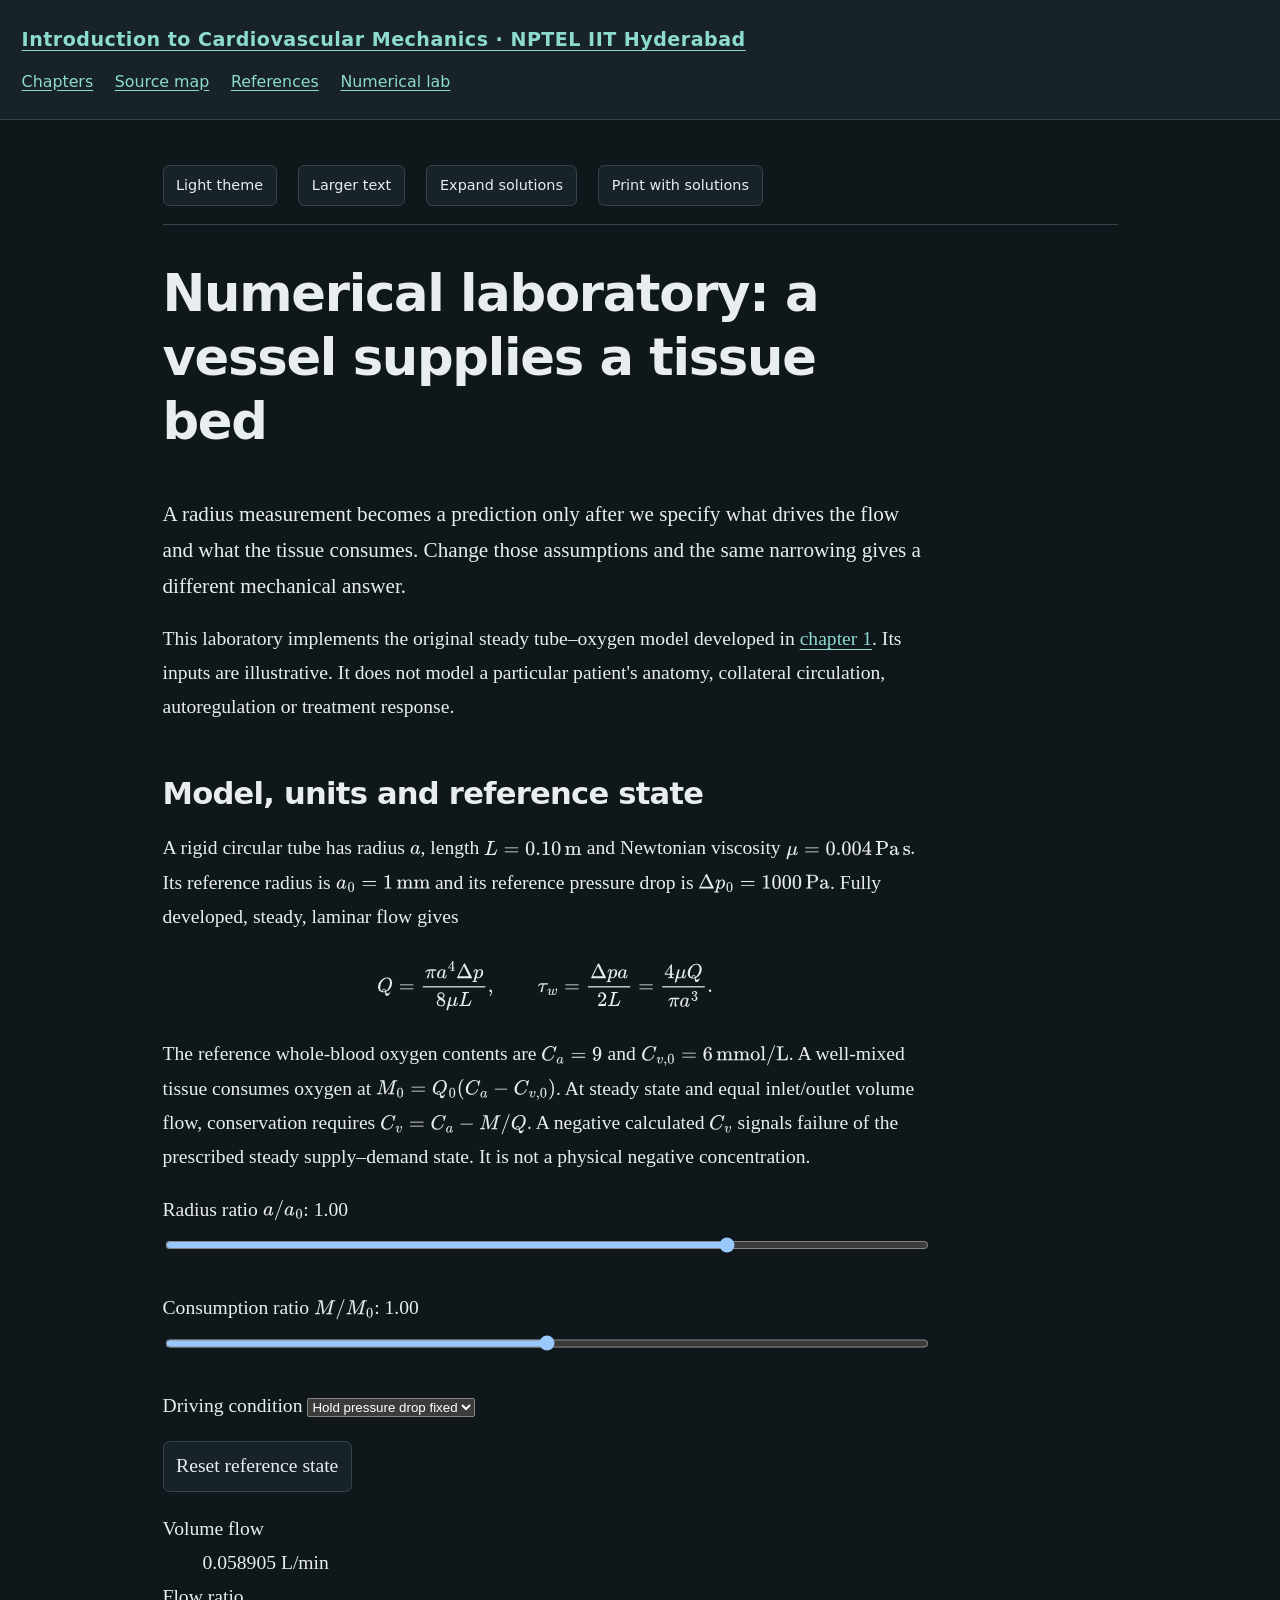
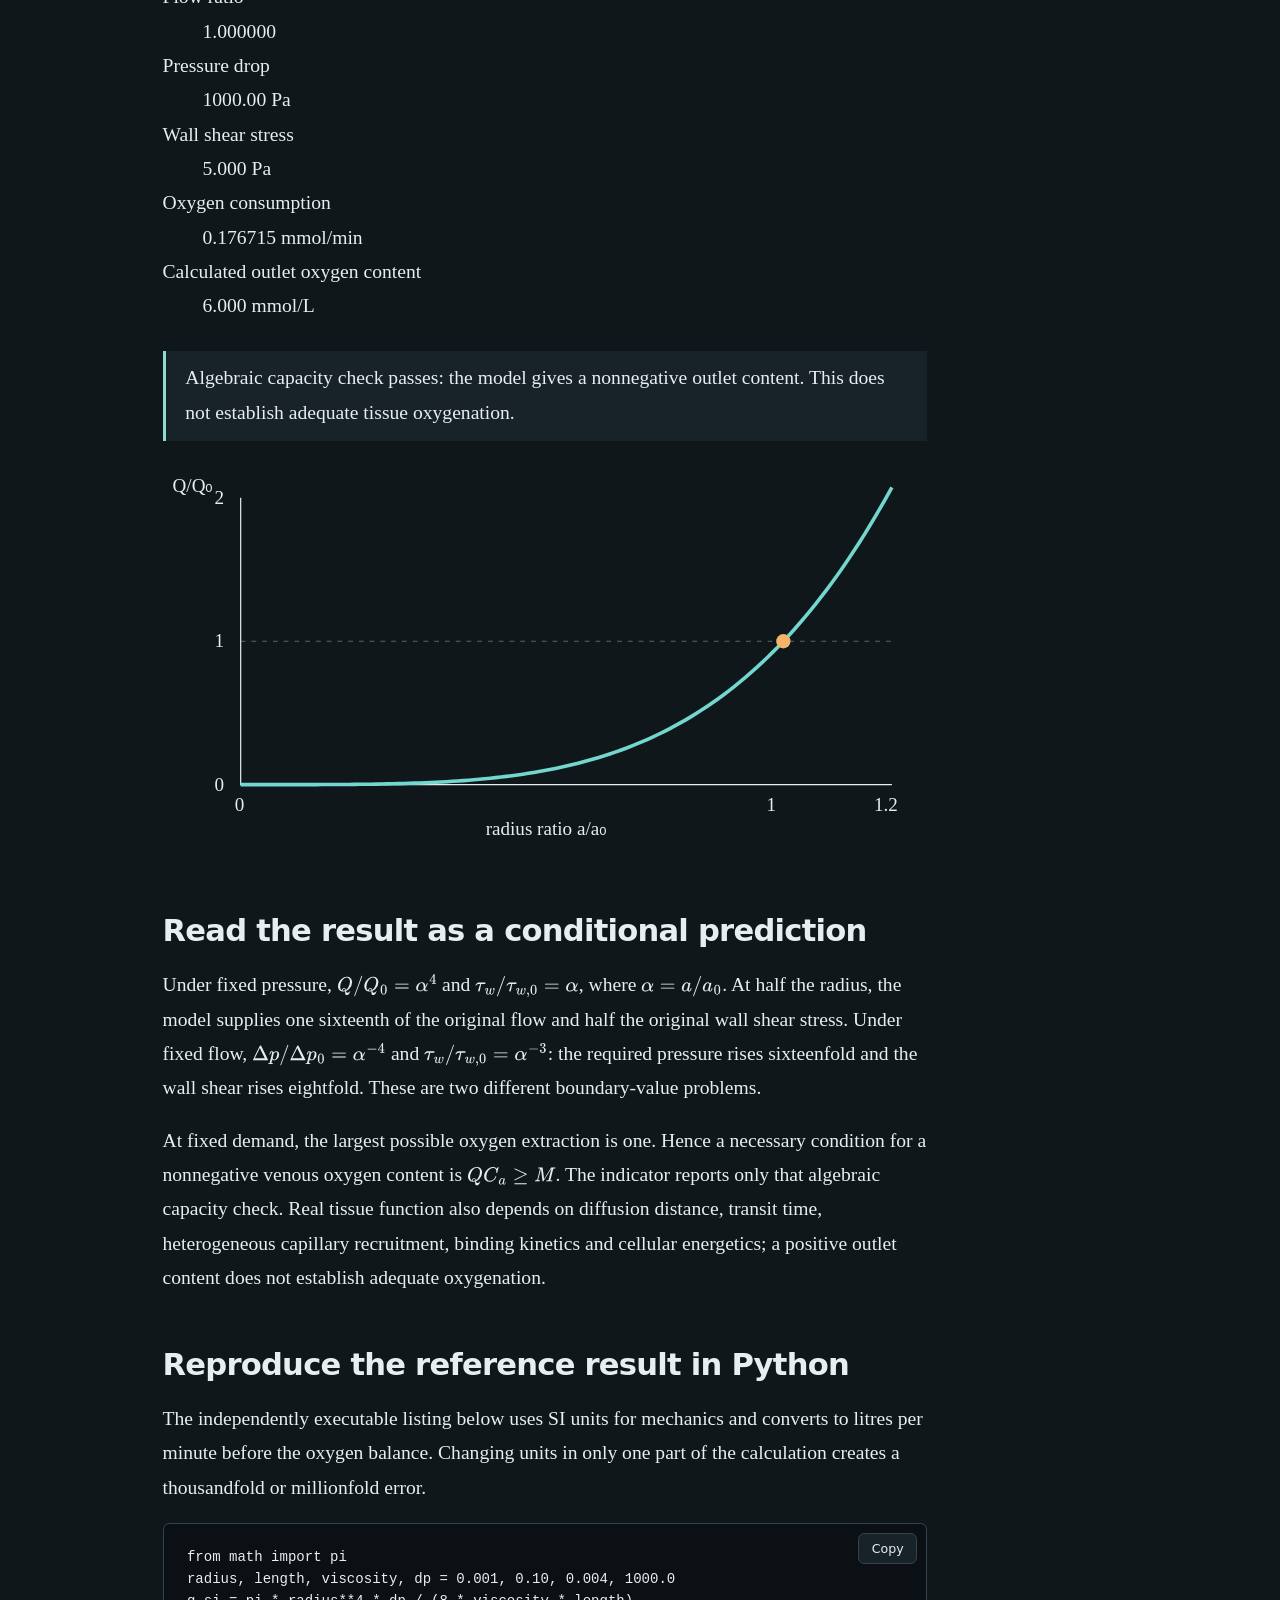
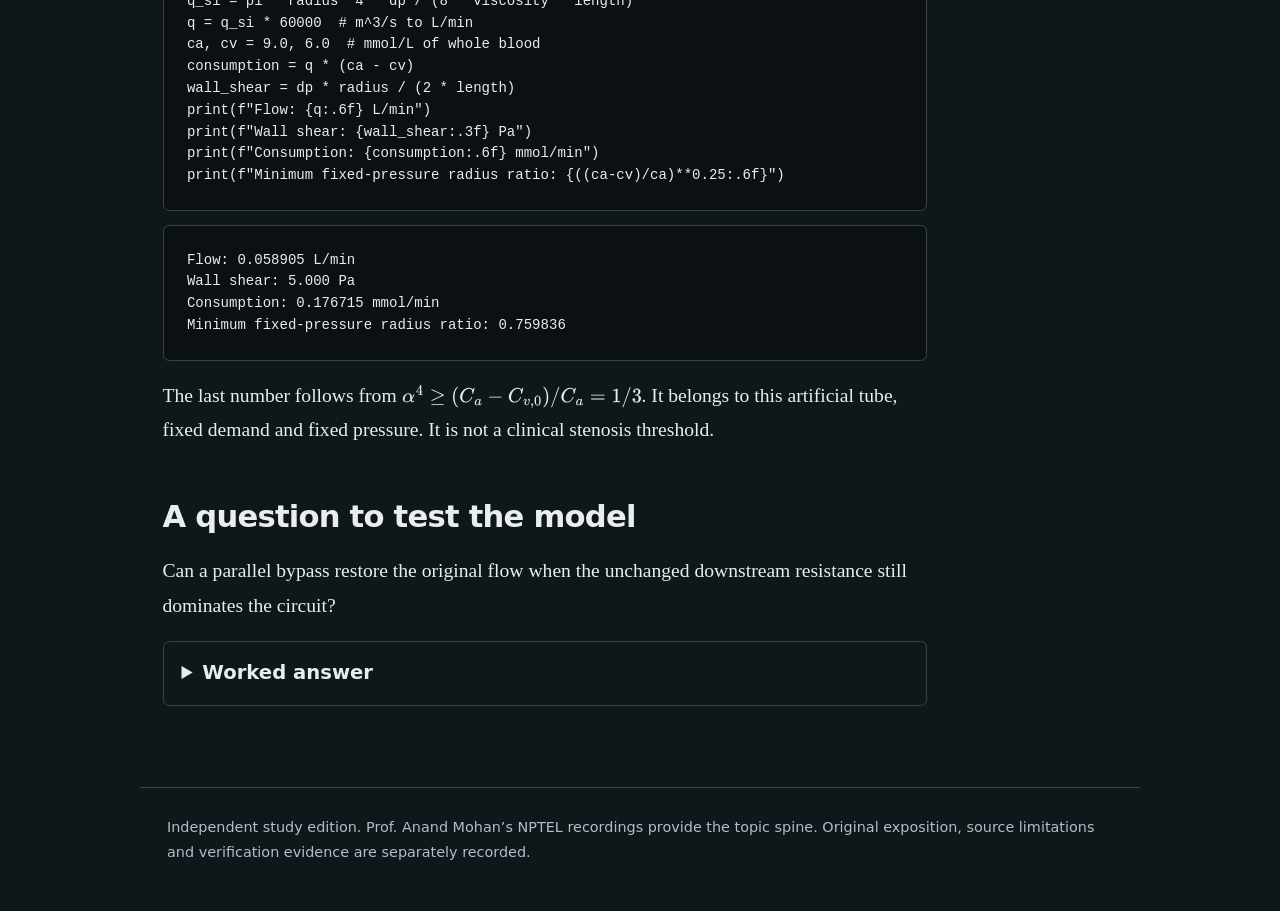
<file: numerical-lab.html>
<!doctype html>
<html lang="en"><head><meta charset="utf-8"><meta name="viewport" content="width=device-width,initial-scale=1">
<meta name="color-scheme" content="dark light"><meta name="book-content-sha256" content="e25d56e0a0d73d589fcad9ccafb2b043bb8959a4952df7e119de72c30cdafd5e">
<title>Numerical laboratory · Introduction to Cardiovascular Mechanics</title><link rel="stylesheet" href="assets/book.css">
<script>window.MathJax={tex:{inlineMath:[['$','$'],['\\(','\\)']],displayMath:[['$$','$$'],['\\[','\\]']],processEscapes:true},svg:{fontCache:'local'},options:{skipHtmlTags:['script','noscript','style','textarea','pre','code']}};</script>
<script defer src="assets/mathjax-tex-svg.js"></script><script defer src="assets/book.js"></script><script defer src="assets/vessel-lab.js"></script></head>
<body><a class="skip" href="#main">Skip to content</a><header class="site-header"><a class="brand" href="index.html">Introduction to Cardiovascular Mechanics · NPTEL IIT Hyderabad</a><nav class="course-nav" aria-label="Book"><a href="index.html">Chapters</a><a href="source-map.html">Source map</a><a href="references.html">References</a><a href="numerical-lab.html">Numerical lab</a></nav></header>
<div class="layout no-toc"><main id="main"><div class="reading-tools" aria-label="Reading controls"><button id="theme-toggle" aria-pressed="false">Light theme</button><button id="text-toggle" aria-pressed="false">Larger text</button><button id="solutions-toggle" aria-pressed="false">Expand solutions</button><button id="print-page">Print with solutions</button></div>
<article id="chapter-content"><!-- BOOK-CONTENT-START --><h1 id="chapter-title">Numerical laboratory: a vessel supplies a tissue bed</h1>
<p class="lead">A radius measurement becomes a prediction only after we specify what drives the flow and what the tissue consumes. Change those assumptions and the same narrowing gives a different mechanical answer.</p>
<p>This laboratory implements the original steady tube–oxygen model developed in <a href="chapter-01-structure-function-modeling.html">chapter 1</a>. Its inputs are illustrative. It does not model a particular patient's anatomy, collateral circulation, autoregulation or treatment response.</p>
<h2 id="model">Model, units and reference state</h2>
<p>A rigid circular tube has radius $a$, length $L=0.10\,\mathrm m$ and Newtonian viscosity $\mu=0.004\,\mathrm{Pa\,s}$. Its reference radius is $a_0=1\,\mathrm{mm}$ and its reference pressure drop is $\Delta p_0=1000\,\mathrm{Pa}$. Fully developed, steady, laminar flow gives</p>
\[Q=\frac{\pi a^4\Delta p}{8\mu L},\qquad \tau_w=\frac{\Delta p a}{2L}=\frac{4\mu Q}{\pi a^3}.\]
<p>The reference whole-blood oxygen contents are $C_a=9$ and $C_{v,0}=6\,\mathrm{mmol/L}$. A well-mixed tissue consumes oxygen at $M_0=Q_0(C_a-C_{v,0})$. At steady state and equal inlet/outlet volume flow, conservation requires $C_v=C_a-M/Q$. A negative calculated $C_v$ signals failure of the prescribed steady supply–demand state. It is not a physical negative concentration.</p>
<section id="vessel-lab" aria-label="Interactive tube and oxygen model">
<div class="lab-controls"><p><label for="radius-ratio">Radius ratio $a/a_0$: <output id="radius-value" for="radius-ratio">1.00</output></label><input id="radius-ratio" type="range" min="0.4" max="1.2" value="1" step="0.01"></p>
<p><label for="demand-ratio">Consumption ratio $M/M_0$: <output id="demand-value" for="demand-ratio">1.00</output></label><input id="demand-ratio" type="range" min="0" max="2" value="1" step="0.05"></p>
<p><label for="driving-condition">Driving condition</label> <select id="driving-condition"><option value="pressure">Hold pressure drop fixed</option><option value="flow">Hold volume flow fixed</option></select></p><button id="reset-vessel" type="button">Reset reference state</button></div>
<div id="vessel-results" aria-live="polite" aria-atomic="true"></div>
<svg id="flow-curve" viewBox="0 0 640 320" role="img" aria-labelledby="curve-title curve-description"><title id="curve-title">Fixed-pressure flow varies with the fourth power of radius</title><desc id="curve-description">The reference curve plots flow ratio against radius ratio. The highlighted point follows the selected driving condition.</desc><g fill="none" stroke="currentColor"><path d="M65 25V265H610"/><path d="M65 145H610" stroke-dasharray="4 5" opacity="0.35"/></g><path id="radius-curve" fill="none" stroke="#72d7ce" stroke-width="3"/><circle id="current-flow-point" r="6" fill="#f4b56a"/><g fill="currentColor" font-size="16"><text x="270" y="307">radius ratio a/a₀</text><text x="8" y="20">Q/Q₀</text><text x="43" y="270">0</text><text x="43" y="150">1</text><text x="43" y="30">2</text><text x="60" y="287">0</text><text x="505" y="287">1</text><text x="595" y="287">1.2</text></g></svg>
</section>
<h2 id="interpretation">Read the result as a conditional prediction</h2>
<p>Under fixed pressure, $Q/Q_0=\alpha^4$ and $\tau_w/\tau_{w,0}=\alpha$, where $\alpha=a/a_0$. At half the radius, the model supplies one sixteenth of the original flow and half the original wall shear stress. Under fixed flow, $\Delta p/\Delta p_0=\alpha^{-4}$ and $\tau_w/\tau_{w,0}=\alpha^{-3}$: the required pressure rises sixteenfold and the wall shear rises eightfold. These are two different boundary-value problems.</p>
<p>At fixed demand, the largest possible oxygen extraction is one. Hence a necessary condition for a nonnegative venous oxygen content is $Q C_a\ge M$. The indicator reports only that algebraic capacity check. Real tissue function also depends on diffusion distance, transit time, heterogeneous capillary recruitment, binding kinetics and cellular energetics; a positive outlet content does not establish adequate oxygenation.</p>
<h2 id="reproduce">Reproduce the reference result in Python</h2>
<p>The independently executable listing below uses SI units for mechanics and converts to litres per minute before the oxygen balance. Changing units in only one part of the calculation creates a thousandfold or millionfold error.</p>
<pre data-run="lab-reference"><code>from math import pi
radius, length, viscosity, dp = 0.001, 0.10, 0.004, 1000.0
q_si = pi * radius**4 * dp / (8 * viscosity * length)
q = q_si * 60000  # m^3/s to L/min
ca, cv = 9.0, 6.0  # mmol/L of whole blood
consumption = q * (ca - cv)
wall_shear = dp * radius / (2 * length)
print(f"Flow: {q:.6f} L/min")
print(f"Wall shear: {wall_shear:.3f} Pa")
print(f"Consumption: {consumption:.6f} mmol/min")
print(f"Minimum fixed-pressure radius ratio: {((ca-cv)/ca)**0.25:.6f}")
</code></pre>
<pre data-output="lab-reference">Flow: 0.058905 L/min
Wall shear: 5.000 Pa
Consumption: 0.176715 mmol/min
Minimum fixed-pressure radius ratio: 0.759836</pre>
<p>The last number follows from $\alpha^4\ge(C_a-C_{v,0})/C_a=1/3$. It belongs to this artificial tube, fixed demand and fixed pressure. It is not a clinical stenosis threshold.</p>
<h2 id="challenge">A question to test the model</h2>
<p>Can a parallel bypass restore the original flow when the unchanged downstream resistance still dominates the circuit?</p><details><summary>Worked answer</summary><p>Write upstream resistance $R_s$, bypass resistance $R_g$ and downstream resistance $R_m$. The bypass changes the upstream part to $R_{\parallel}=R_sR_g/(R_s+R_g)$, giving $Q=\Delta p/(R_{\parallel}+R_m)$. Even as $R_g\to0$, the limiting flow is $\Delta p/R_m$. A bypass cannot remove the downstream term. For $R_s=4$, $R_m=1$, $R_g=4$ in common resistance units, the total resistance falls from 5 to 3, and flow increases by $5/3$. If $R_m$ were 100 instead, the factor would be $104/102$, only about 1.020. The useful question is which element limits the complete circuit.</p></details>
<!-- BOOK-CONTENT-END --></article></main></div><footer class="site-footer">Independent study edition. Prof. Anand Mohan’s NPTEL recordings provide the topic spine. Original exposition, source limitations and verification evidence are separately recorded.</footer></body></html>
</file>
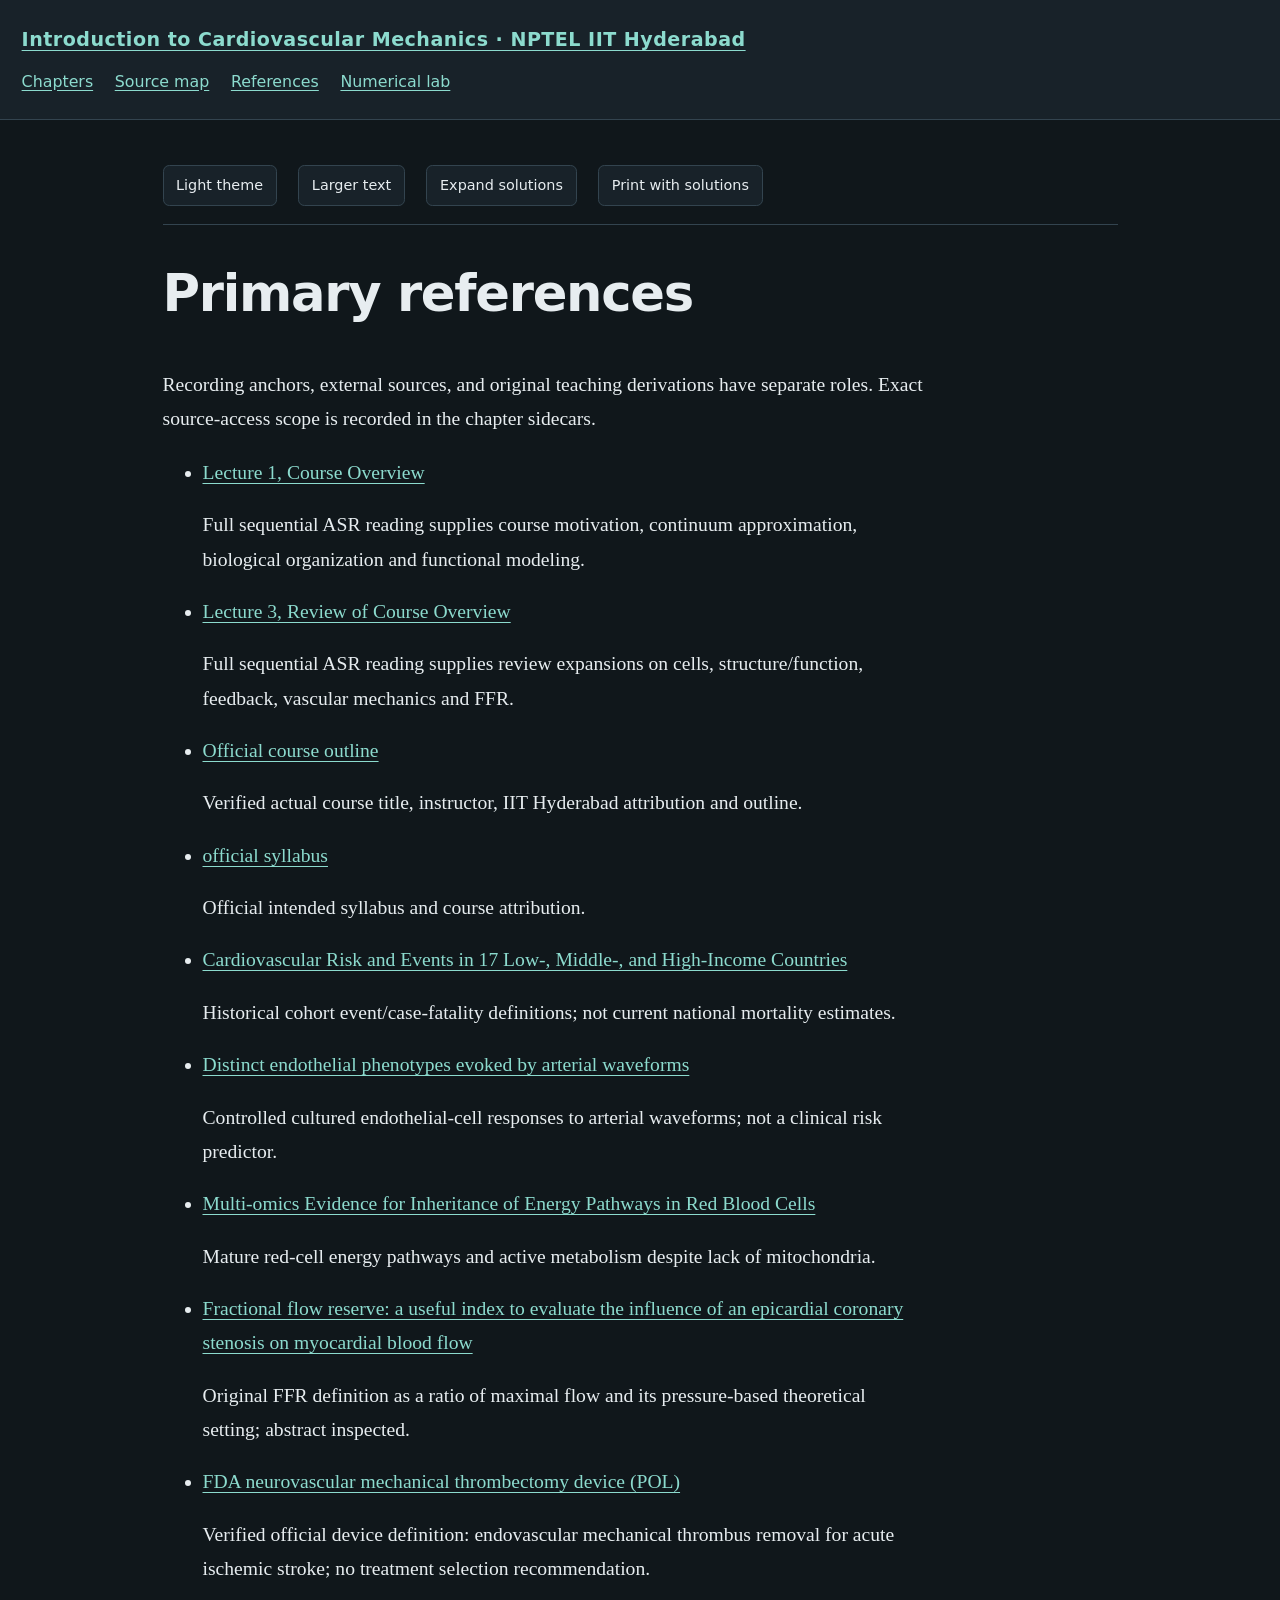
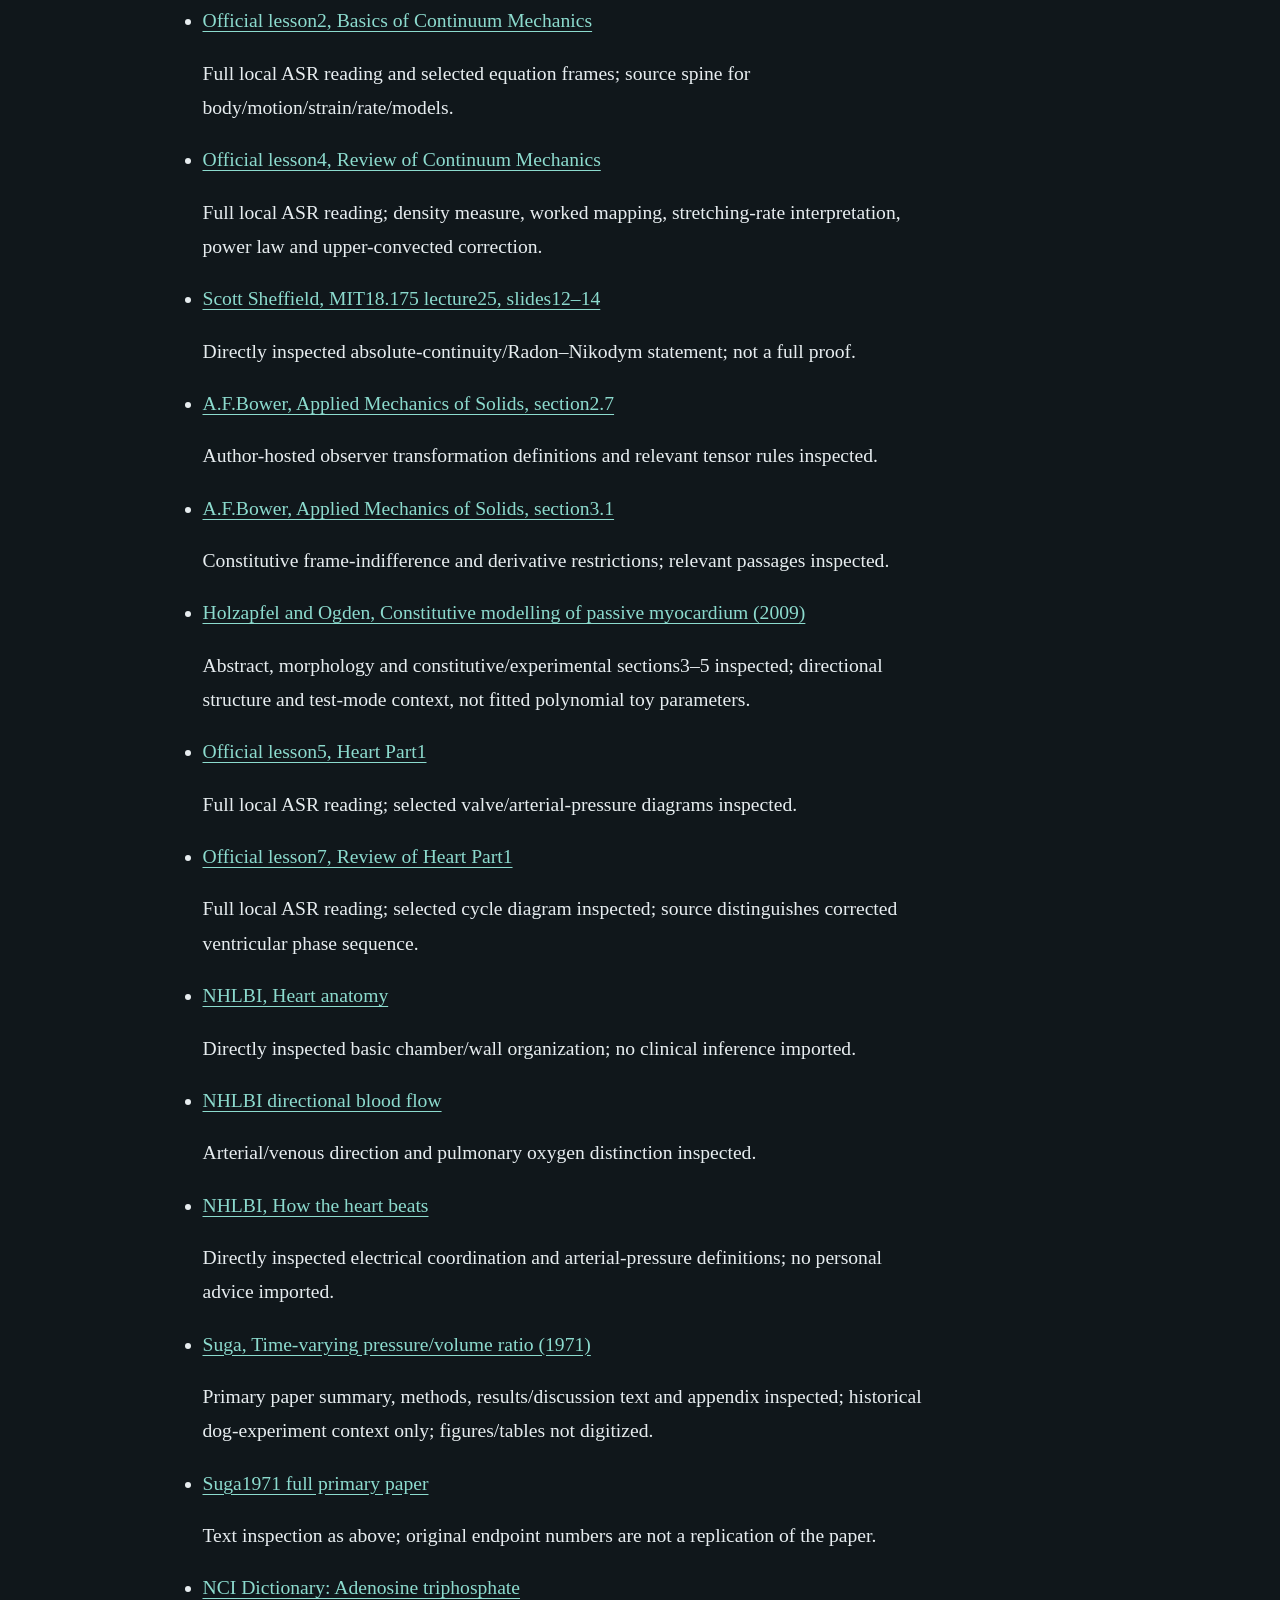
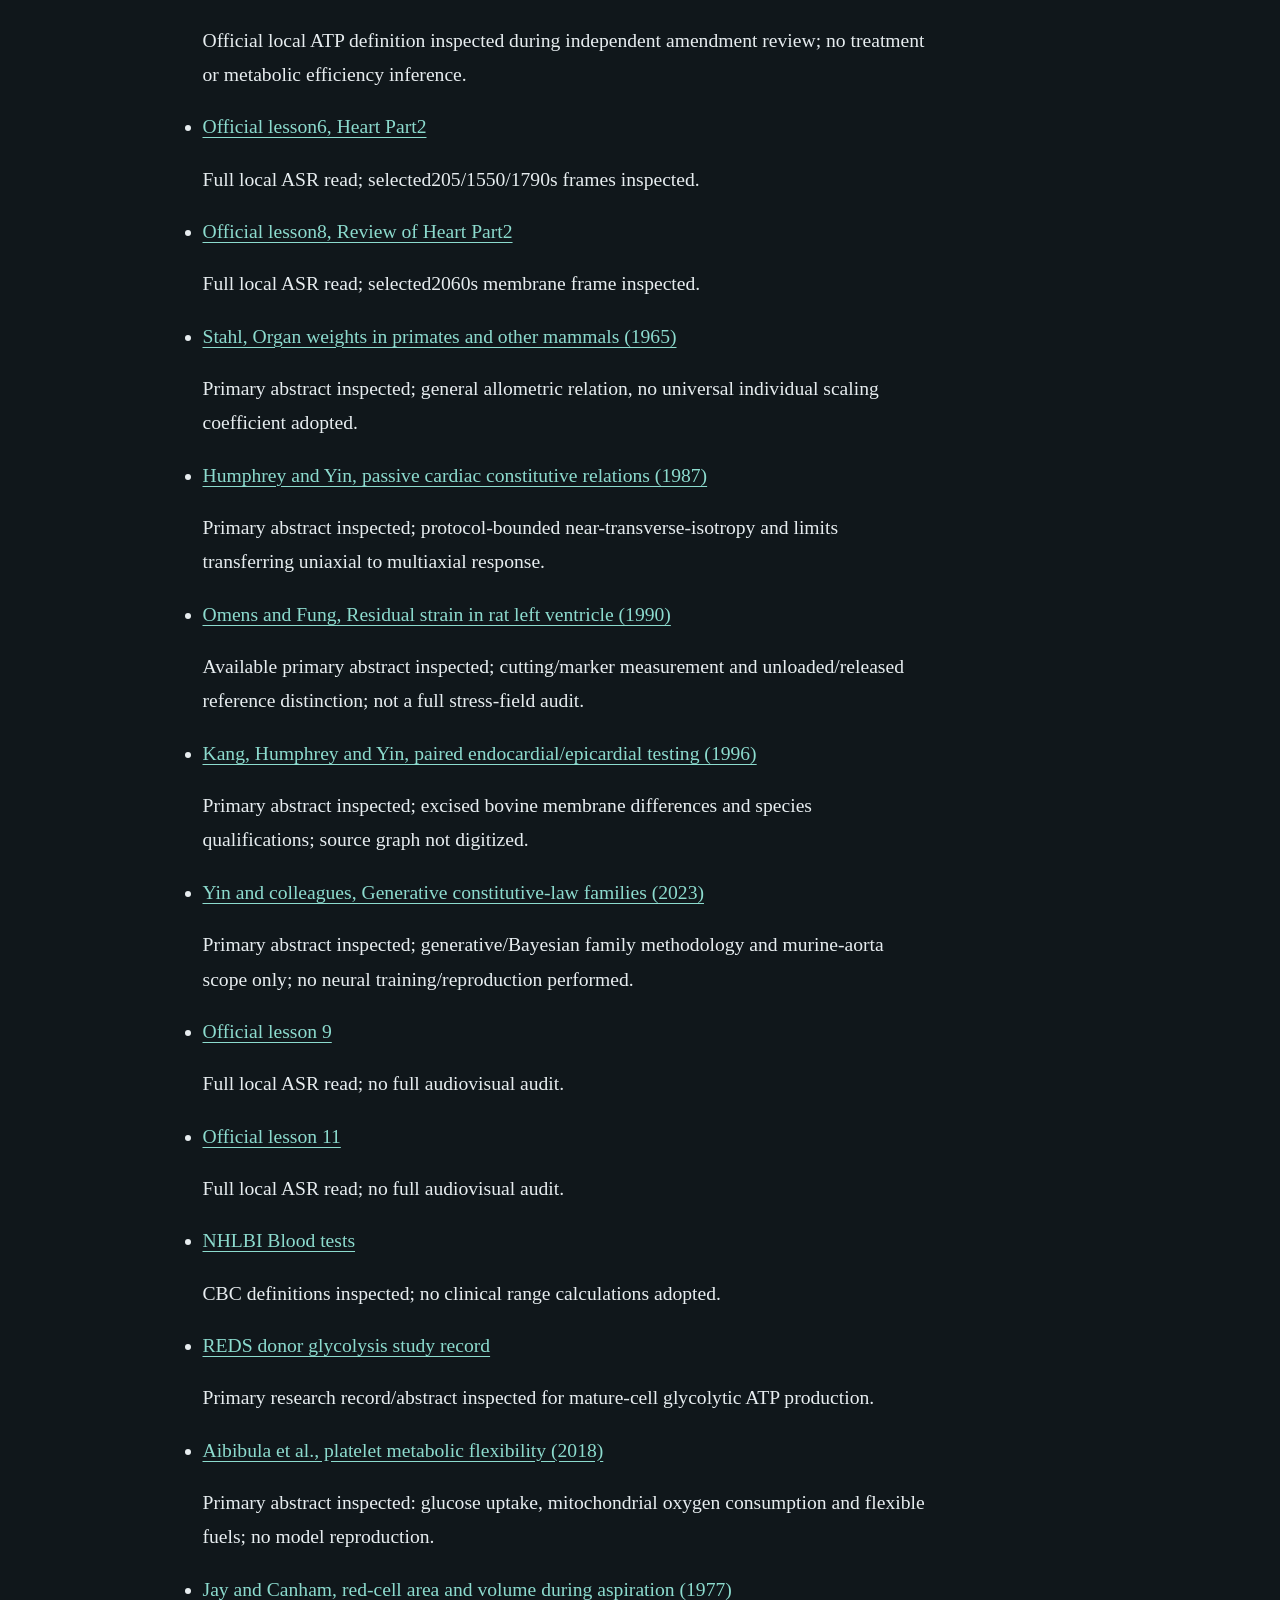
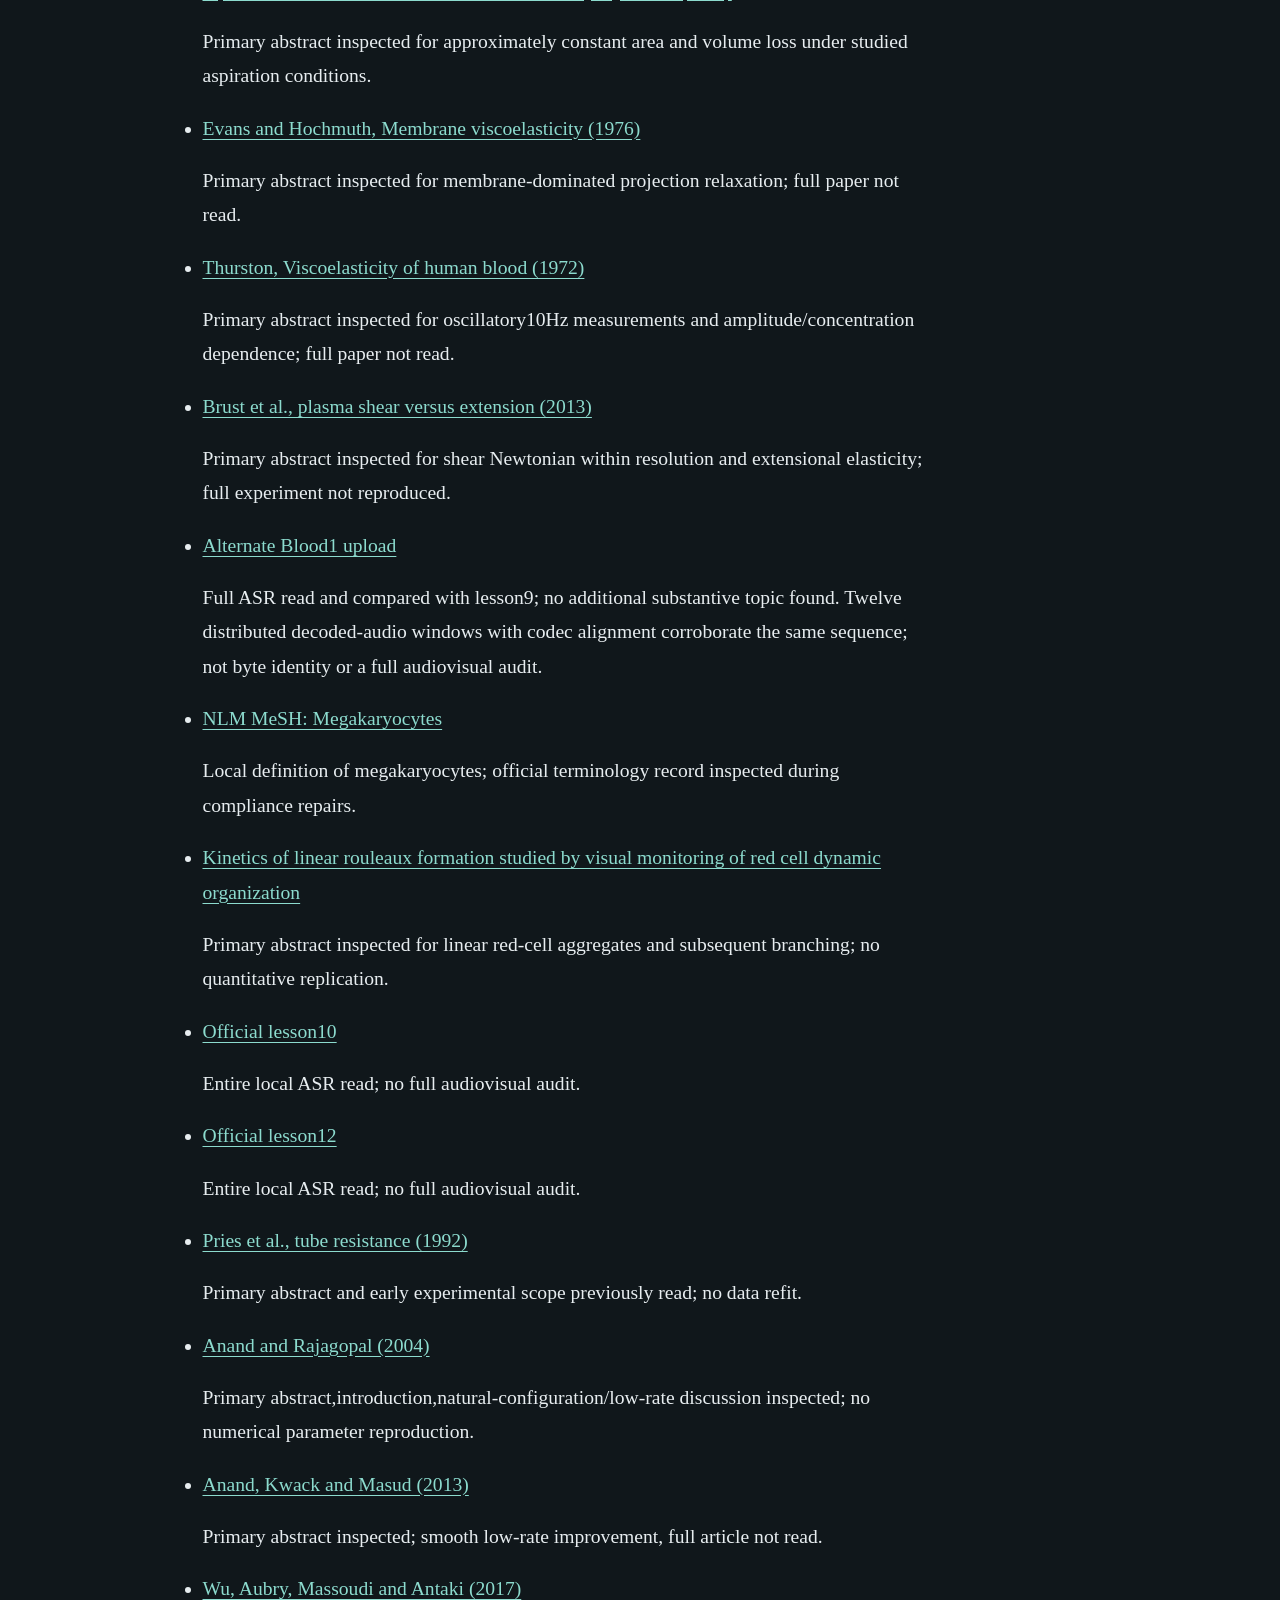
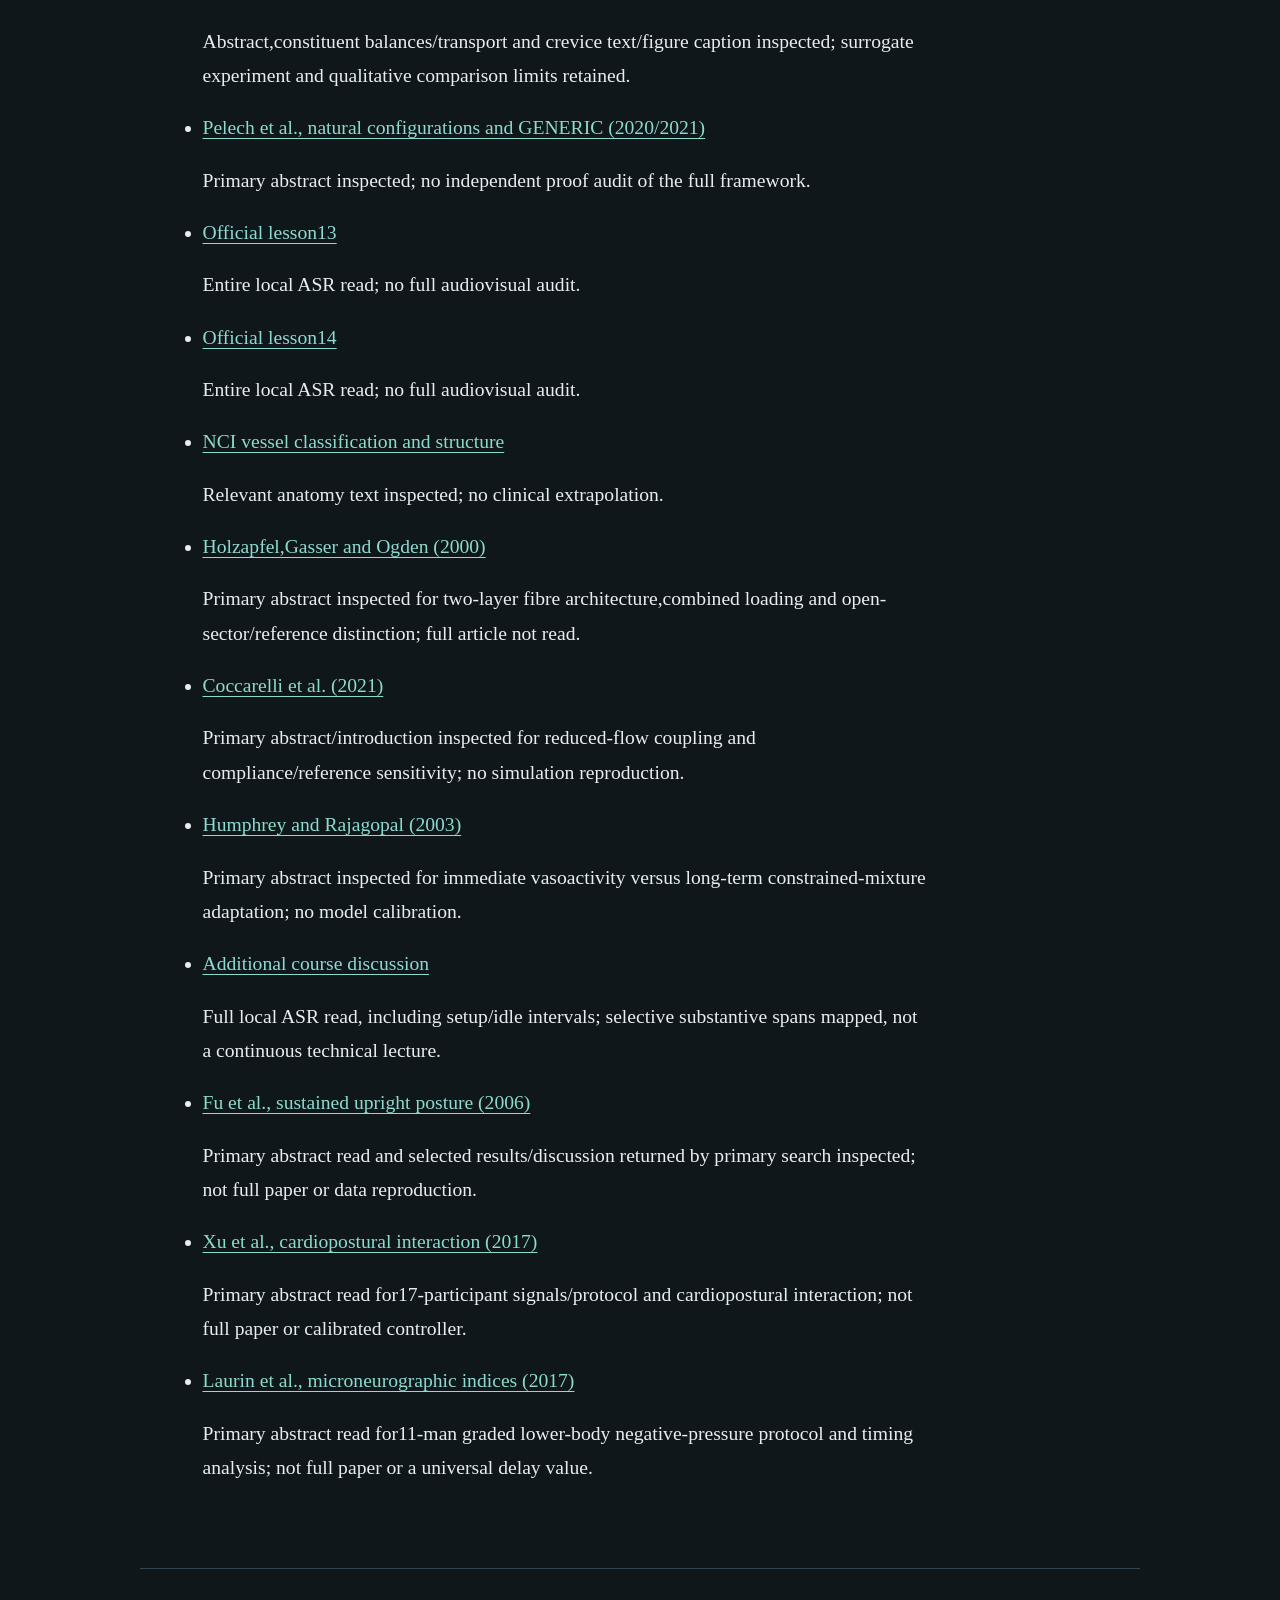
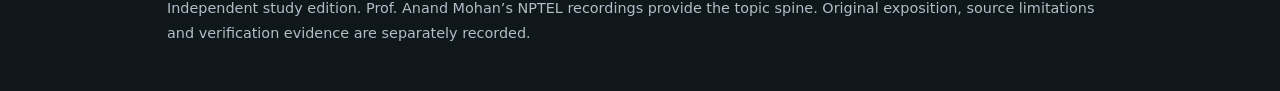
<file: references.html>
<!doctype html>
<html lang="en"><head><meta charset="utf-8"><meta name="viewport" content="width=device-width,initial-scale=1">
<meta name="color-scheme" content="dark light"><meta name="book-content-sha256" content="f3dd0a33a0aa35dfa9526d0f699967654d2bd9c094a968d95783cc1c1a22efaa">
<title>References · Introduction to Cardiovascular Mechanics</title><link rel="stylesheet" href="assets/book.css">
<script>window.MathJax={tex:{inlineMath:[['$','$'],['\\(','\\)']],displayMath:[['$$','$$'],['\\[','\\]']],processEscapes:true},svg:{fontCache:'local'},options:{skipHtmlTags:['script','noscript','style','textarea','pre','code']}};</script>
<script defer src="assets/mathjax-tex-svg.js"></script><script defer src="assets/book.js"></script><script defer src="assets/vessel-lab.js"></script></head>
<body><a class="skip" href="#main">Skip to content</a><header class="site-header"><a class="brand" href="index.html">Introduction to Cardiovascular Mechanics · NPTEL IIT Hyderabad</a><nav class="course-nav" aria-label="Book"><a href="index.html">Chapters</a><a href="source-map.html">Source map</a><a href="references.html">References</a><a href="numerical-lab.html">Numerical lab</a></nav></header>
<div class="layout no-toc"><main id="main"><div class="reading-tools" aria-label="Reading controls"><button id="theme-toggle" aria-pressed="false">Light theme</button><button id="text-toggle" aria-pressed="false">Larger text</button><button id="solutions-toggle" aria-pressed="false">Expand solutions</button><button id="print-page">Print with solutions</button></div>
<article id="chapter-content"><!-- BOOK-CONTENT-START --><h1 id="references-title">Primary references</h1><p>Recording anchors, external sources, and original teaching derivations have separate roles. Exact source-access scope is recorded in the chapter sidecars.</p><ul><li><a href="https://www.youtube.com/watch?v=3vz6e0wgxFY">Lecture 1, Course Overview</a><p>Full sequential ASR reading supplies course motivation, continuum approximation, biological organization and functional modeling.</p></li><li><a href="https://www.youtube.com/watch?v=5PMOTIzETZA">Lecture 3, Review of Course Overview</a><p>Full sequential ASR reading supplies review expansions on cells, structure/function, feedback, vascular mechanics and FFR.</p></li><li><a href="https://nptel.ac.in/courses/102106819">Official course outline</a><p>Verified actual course title, instructor, IIT Hyderabad attribution and outline.</p></li><li><a href="https://archive.nptel.ac.in/content/syllabus_pdf/102106819.pdf">official syllabus</a><p>Official intended syllabus and course attribution.</p></li><li><a href="https://www.nejm.org/doi/full/10.1056/NEJMoa1311890">Cardiovascular Risk and Events in 17 Low-, Middle-, and High-Income Countries</a><p>Historical cohort event/case-fatality definitions; not current national mortality estimates.</p></li><li><a href="https://pmc.ncbi.nlm.nih.gov/articles/PMC522013/">Distinct endothelial phenotypes evoked by arterial waveforms</a><p>Controlled cultured endothelial-cell responses to arterial waveforms; not a clinical risk predictor.</p></li><li><a href="https://pmc.ncbi.nlm.nih.gov/articles/PMC5141275/">Multi-omics Evidence for Inheritance of Energy Pathways in Red Blood Cells</a><p>Mature red-cell energy pathways and active metabolism despite lack of mitochondria.</p></li><li><a href="https://pubmed.ncbi.nlm.nih.gov/7586302/">Fractional flow reserve: a useful index to evaluate the influence of an epicardial coronary stenosis on myocardial blood flow</a><p>Original FFR definition as a ratio of maximal flow and its pressure-based theoretical setting; abstract inspected.</p></li><li><a href="https://www.accessdata.fda.gov/scripts/cdrh/cfdocs/cfTPLC/tplc.cfm?id=POL">FDA neurovascular mechanical thrombectomy device (POL)</a><p>Verified official device definition: endovascular mechanical thrombus removal for acute ischemic stroke; no treatment selection recommendation.</p></li><li><a href="https://www.youtube.com/watch?v=ANXLnQJRc9A">Official lesson2, Basics of Continuum Mechanics</a><p>Full local ASR reading and selected equation frames; source spine for body/motion/strain/rate/models.</p></li><li><a href="https://www.youtube.com/watch?v=HEPC08A4m3U">Official lesson4, Review of Continuum Mechanics</a><p>Full local ASR reading; density measure, worked mapping, stretching-rate interpretation, power law and upper-convected correction.</p></li><li><a href="https://math.mit.edu/~sheffield/175/Lecture25.pdf">Scott Sheffield, MIT18.175 lecture25, slides12–14</a><p>Directly inspected absolute-continuity/Radon–Nikodym statement; not a full proof.</p></li><li><a href="https://solidmechanics.org/Text/Chapter2_7/Chapter2_7.php">A.F.Bower, Applied Mechanics of Solids, section2.7</a><p>Author-hosted observer transformation definitions and relevant tensor rules inspected.</p></li><li><a href="https://solidmechanics.org/Text/Chapter3_1/Chapter3_1.php">A.F.Bower, Applied Mechanics of Solids, section3.1</a><p>Constitutive frame-indifference and derivative restrictions; relevant passages inspected.</p></li><li><a href="https://biomechanics.stanford.edu/me338_09/me338_h04.pdf">Holzapfel and Ogden, Constitutive modelling of passive myocardium (2009)</a><p>Abstract, morphology and constitutive/experimental sections3–5 inspected; directional structure and test-mode context, not fitted polynomial toy parameters.</p></li><li><a href="https://www.youtube.com/watch?v=P8Mi0nvkidI">Official lesson5, Heart Part1</a><p>Full local ASR reading; selected valve/arterial-pressure diagrams inspected.</p></li><li><a href="https://www.youtube.com/watch?v=UvcbjRxSjEs">Official lesson7, Review of Heart Part1</a><p>Full local ASR reading; selected cycle diagram inspected; source distinguishes corrected ventricular phase sequence.</p></li><li><a href="https://www.nhlbi.nih.gov/health/heart/anatomy">NHLBI, Heart anatomy</a><p>Directly inspected basic chamber/wall organization; no clinical inference imported.</p></li><li><a href="https://www.nhlbi.nih.gov/health/heart/blood-flow">NHLBI directional blood flow</a><p>Arterial/venous direction and pulmonary oxygen distinction inspected.</p></li><li><a href="https://www.nhlbi.nih.gov/health/heart/heart-beats">NHLBI, How the heart beats</a><p>Directly inspected electrical coordination and arterial-pressure definitions; no personal advice imported.</p></li><li><a href="https://www.jstage.jst.go.jp/article/ihj1960/12/2/12_2_153/_article">Suga, Time-varying pressure/volume ratio (1971)</a><p>Primary paper summary, methods, results/discussion text and appendix inspected; historical dog-experiment context only; figures/tables not digitized.</p></li><li><a href="https://www.jstage.jst.go.jp/article/ihj1960/12/2/12_2_153/_pdf/-char/en">Suga1971 full primary paper</a><p>Text inspection as above; original endpoint numbers are not a replication of the paper.</p></li><li><a href="https://www.cancer.gov/publications/dictionaries/cancer-terms/def/adenosine-triphosphate">NCI Dictionary: Adenosine triphosphate</a><p>Official local ATP definition inspected during independent amendment review; no treatment or metabolic efficiency inference.</p></li><li><a href="https://www.youtube.com/watch?v=entWodZ5lrM">Official lesson6, Heart Part2</a><p>Full local ASR read; selected205/1550/1790s frames inspected.</p></li><li><a href="https://www.youtube.com/watch?v=gQtXtfIhgEM">Official lesson8, Review of Heart Part2</a><p>Full local ASR read; selected2060s membrane frame inspected.</p></li><li><a href="https://pubmed.ncbi.nlm.nih.gov/5843618/">Stahl, Organ weights in primates and other mammals (1965)</a><p>Primary abstract inspected; general allometric relation, no universal individual scaling coefficient adopted.</p></li><li><a href="https://pubmed.ncbi.nlm.nih.gov/3695429/">Humphrey and Yin, passive cardiac constitutive relations (1987)</a><p>Primary abstract inspected; protocol-bounded near-transverse-isotropy and limits transferring uniaxial to multiaxial response.</p></li><li><a href="https://pubmed.ncbi.nlm.nih.gov/2295143/">Omens and Fung, Residual strain in rat left ventricle (1990)</a><p>Available primary abstract inspected; cutting/marker measurement and unloaded/released reference distinction; not a full stress-field audit.</p></li><li><a href="https://pubmed.ncbi.nlm.nih.gov/8764270/">Kang, Humphrey and Yin, paired endocardial/epicardial testing (1996)</a><p>Primary abstract inspected; excised bovine membrane differences and species qualifications; source graph not digitized.</p></li><li><a href="https://arxiv.org/abs/2305.03184">Yin and colleagues, Generative constitutive-law families (2023)</a><p>Primary abstract inspected; generative/Bayesian family methodology and murine-aorta scope only; no neural training/reproduction performed.</p></li><li><a href="https://www.youtube.com/watch?v=i-1ZJizdpnE">Official lesson 9</a><p>Full local ASR read; no full audiovisual audit.</p></li><li><a href="https://www.youtube.com/watch?v=C6o_WgMUQyE">Official lesson 11</a><p>Full local ASR read; no full audiovisual audit.</p></li><li><a href="https://www.nhlbi.nih.gov/health/blood-tests">NHLBI Blood tests</a><p>CBC definitions inspected; no clinical range calculations adopted.</p></li><li><a href="https://biolincc.nhlbi.nih.gov/publications/597b6438d5e94ee18d6328382adb8876/">REDS donor glycolysis study record</a><p>Primary research record/abstract inspected for mature-cell glycolytic ATP production.</p></li><li><a href="https://pubmed.ncbi.nlm.nih.gov/30151891/">Aibibula et al., platelet metabolic flexibility (2018)</a><p>Primary abstract inspected: glucose uptake, mitochondrial oxygen consumption and flexible fuels; no model reproduction.</p></li><li><a href="https://pubmed.ncbi.nlm.nih.gov/836934/">Jay and Canham, red-cell area and volume during aspiration (1977)</a><p>Primary abstract inspected for approximately constant area and volume loss under studied aspiration conditions.</p></li><li><a href="https://pubmed.ncbi.nlm.nih.gov/1244886/">Evans and Hochmuth, Membrane viscoelasticity (1976)</a><p>Primary abstract inspected for membrane-dominated projection relaxation; full paper not read.</p></li><li><a href="https://pubmed.ncbi.nlm.nih.gov/5056964/">Thurston, Viscoelasticity of human blood (1972)</a><p>Primary abstract inspected for oscillatory10Hz measurements and amplitude/concentration dependence; full paper not read.</p></li><li><a href="https://arxiv.org/abs/1302.4102">Brust et al., plasma shear versus extension (2013)</a><p>Primary abstract inspected for shear Newtonian within resolution and extensional elasticity; full experiment not reproduced.</p></li><li><a href="https://www.youtube.com/watch?v=HJ0GgBPtZos">Alternate Blood1 upload</a><p>Full ASR read and compared with lesson9; no additional substantive topic found. Twelve distributed decoded-audio windows with codec alignment corroborate the same sequence; not byte identity or a full audiovisual audit.</p></li><li><a href="https://www.ncbi.nlm.nih.gov/mesh/68008533/">NLM MeSH: Megakaryocytes</a><p>Local definition of megakaryocytes; official terminology record inspected during compliance repairs.</p></li><li><a href="https://pubmed.ncbi.nlm.nih.gov/10777743/">Kinetics of linear rouleaux formation studied by visual monitoring of red cell dynamic organization</a><p>Primary abstract inspected for linear red-cell aggregates and subsequent branching; no quantitative replication.</p></li><li><a href="https://www.youtube.com/watch?v=6WgMx8hOOtE">Official lesson10</a><p>Entire local ASR read; no full audiovisual audit.</p></li><li><a href="https://www.youtube.com/watch?v=rh595rXepQ8">Official lesson12</a><p>Entire local ASR read; no full audiovisual audit.</p></li><li><a href="https://pages.ipb.pt/~ruimec/index_ficheiros/FCTmbs/ref_6.pdf">Pries et al., tube resistance (1992)</a><p>Primary abstract and early experimental scope previously read; no data refit.</p></li><li><a href="https://www.cs.cmu.edu/~sangria/publications/MAKRR2004.pdf">Anand and Rajagopal (2004)</a><p>Primary abstract,introduction,natural-configuration/low-rate discussion inspected; no numerical parameter reproduction.</p></li><li><a href="https://www.sciencedirect.com/science/article/abs/pii/S0020722513001006">Anand, Kwack and Masud (2013)</a><p>Primary abstract inspected; smooth low-rate improvement, full article not read.</p></li><li><a href="https://www.math.cmu.edu/cna/Publications/publications2017/papers/17-CNA-009.pdf">Wu, Aubry, Massoudi and Antaki (2017)</a><p>Abstract,constituent balances/transport and crevice text/figure caption inspected; surrogate experiment and qualitative comparison limits retained.</p></li><li><a href="https://arxiv.org/abs/2010.06903">Pelech et al., natural configurations and GENERIC (2020/2021)</a><p>Primary abstract inspected; no independent proof audit of the full framework.</p></li><li><a href="https://www.youtube.com/watch?v=EljNMQ_e-70">Official lesson13</a><p>Entire local ASR read; no full audiovisual audit.</p></li><li><a href="https://www.youtube.com/watch?v=_aYXAcft_BM">Official lesson14</a><p>Entire local ASR read; no full audiovisual audit.</p></li><li><a href="https://training.seer.cancer.gov/anatomy/cardiovascular/blood/classification.html">NCI vessel classification and structure</a><p>Relevant anatomy text inspected; no clinical extrapolation.</p></li><li><a href="https://link.springer.com/article/10.1023/A:1010835316564">Holzapfel,Gasser and Ogden (2000)</a><p>Primary abstract inspected for two-layer fibre architecture,combined loading and open-sector/reference distinction; full article not read.</p></li><li><a href="https://link.springer.com/article/10.1007/s10237-021-01437-5">Coccarelli et al. (2021)</a><p>Primary abstract/introduction inspected for reduced-flow coupling and compliance/reference sensitivity; no simulation reproduction.</p></li><li><a href="https://pubmed.ncbi.nlm.nih.gov/14586812/">Humphrey and Rajagopal (2003)</a><p>Primary abstract inspected for immediate vasoactivity versus long-term constrained-mixture adaptation; no model calibration.</p></li><li><a href="https://www.youtube.com/watch?v=MeaVvfB56Cc">Additional course discussion</a><p>Full local ASR read, including setup/idle intervals; selective substantive spans mapped, not a continuous technical lecture.</p></li><li><a href="https://pubmed.ncbi.nlm.nih.gov/17008377/">Fu et al., sustained upright posture (2006)</a><p>Primary abstract read and selected results/discussion returned by primary search inspected; not full paper or data reproduction.</p></li><li><a href="https://pubmed.ncbi.nlm.nih.gov/28626082/">Xu et al., cardiopostural interaction (2017)</a><p>Primary abstract read for17-participant signals/protocol and cardiopostural interaction; not full paper or calibrated controller.</p></li><li><a href="https://pubmed.ncbi.nlm.nih.gov/28663324/">Laurin et al., microneurographic indices (2017)</a><p>Primary abstract read for11-man graded lower-body negative-pressure protocol and timing analysis; not full paper or a universal delay value.</p></li></ul><!-- BOOK-CONTENT-END --></article></main></div><footer class="site-footer">Independent study edition. Prof. Anand Mohan’s NPTEL recordings provide the topic spine. Original exposition, source limitations and verification evidence are separately recorded.</footer></body></html>
</file>
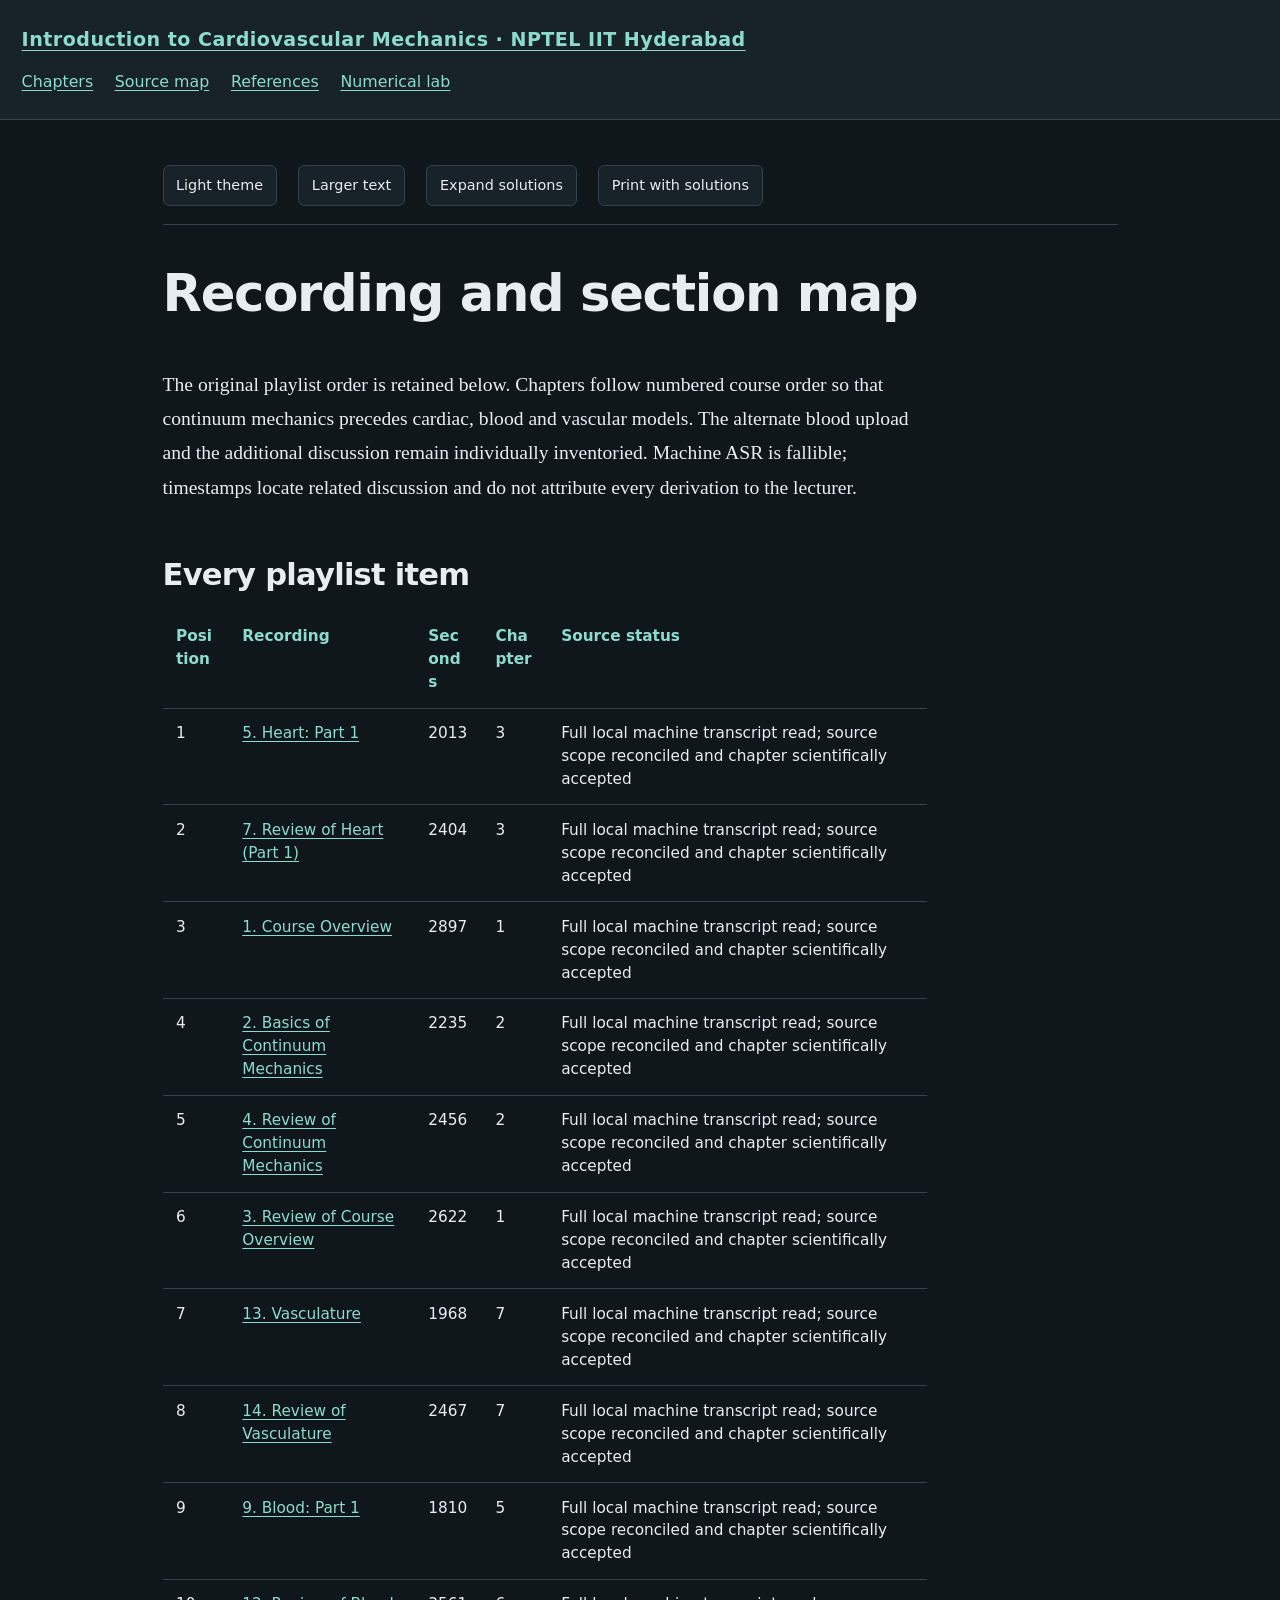
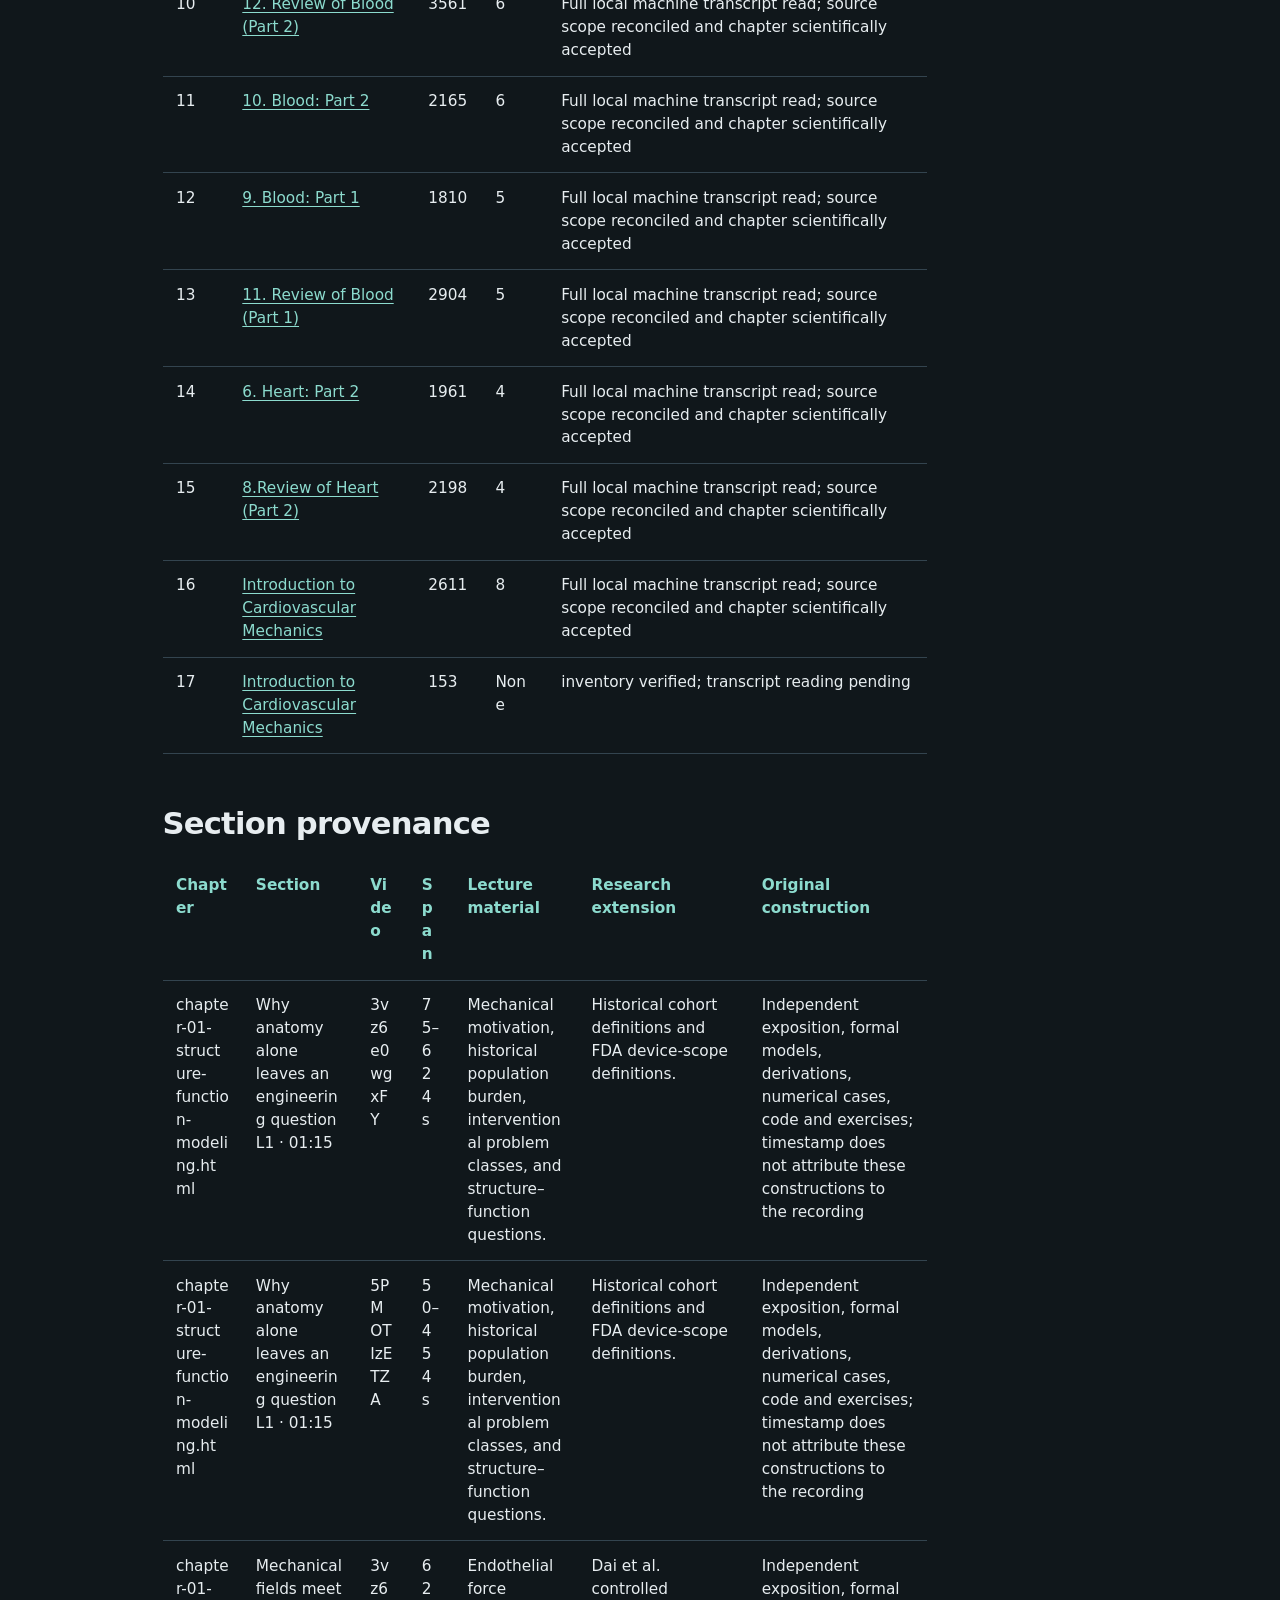
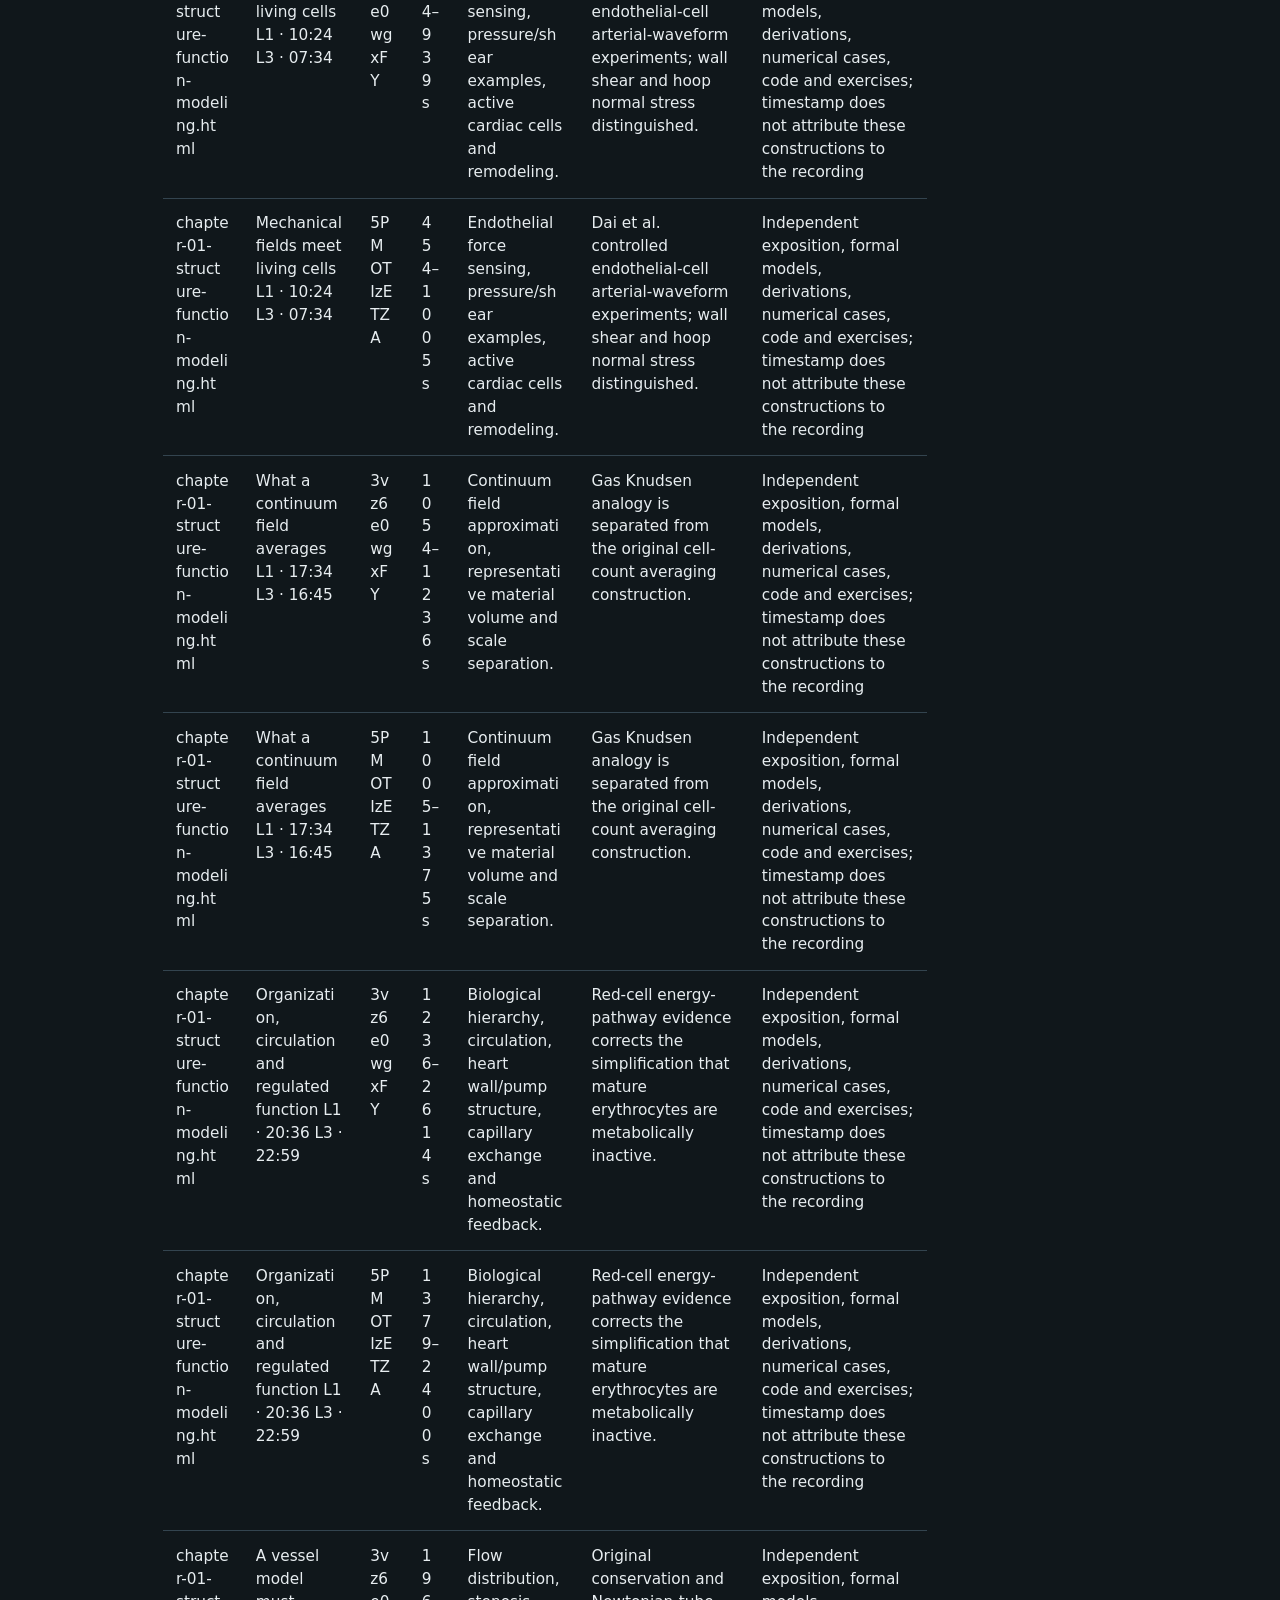
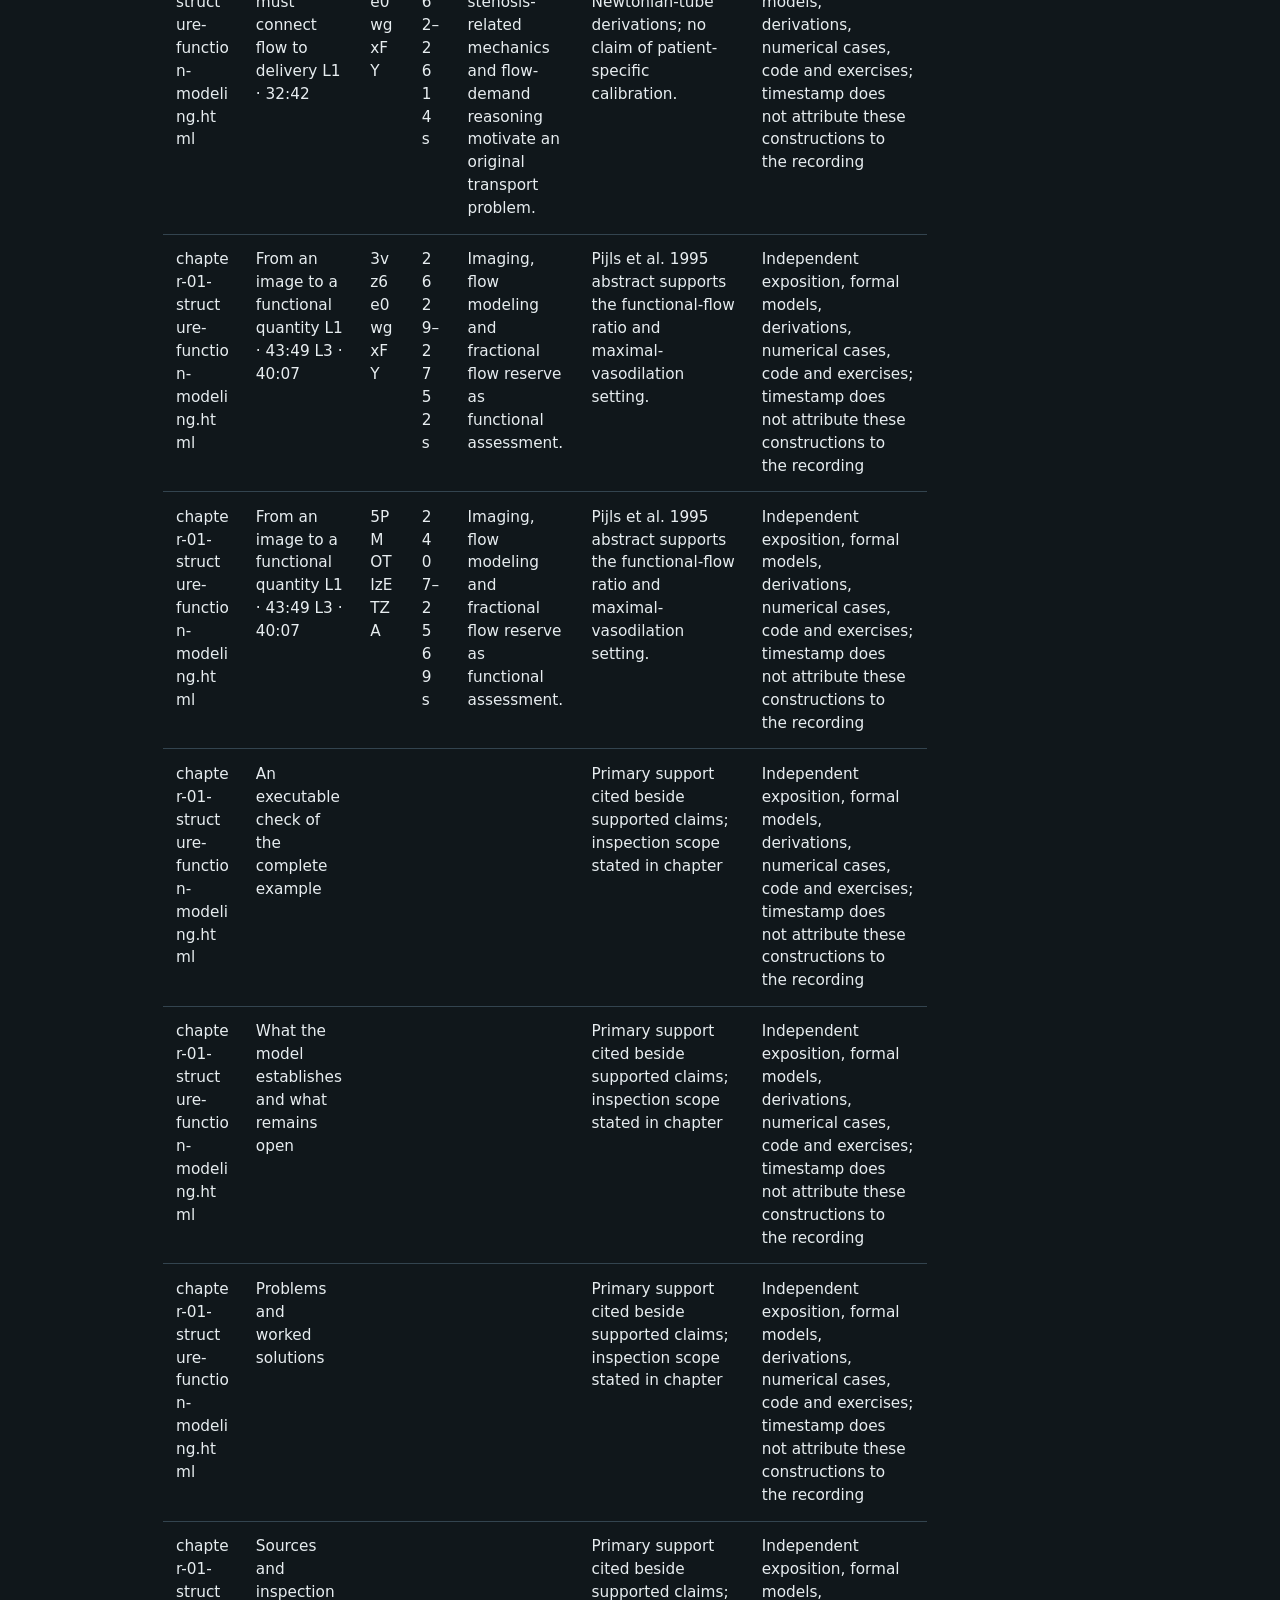
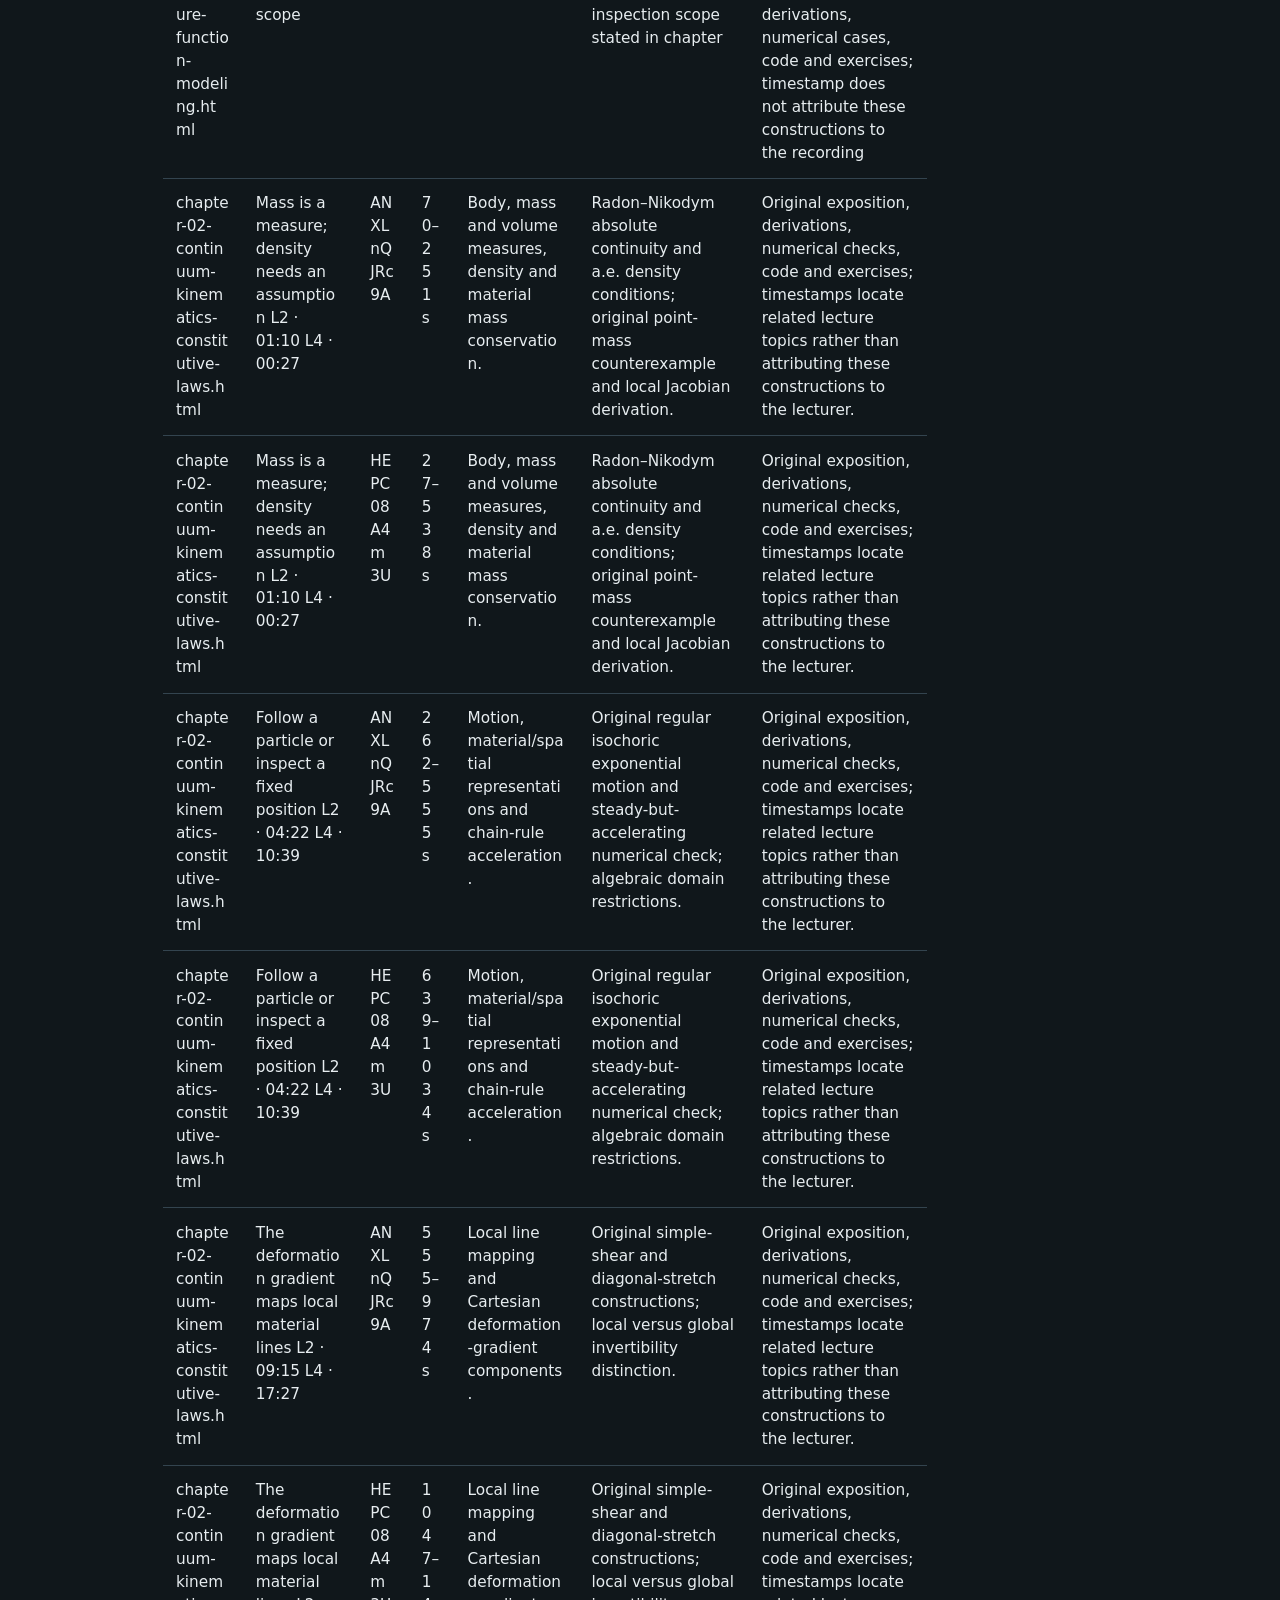
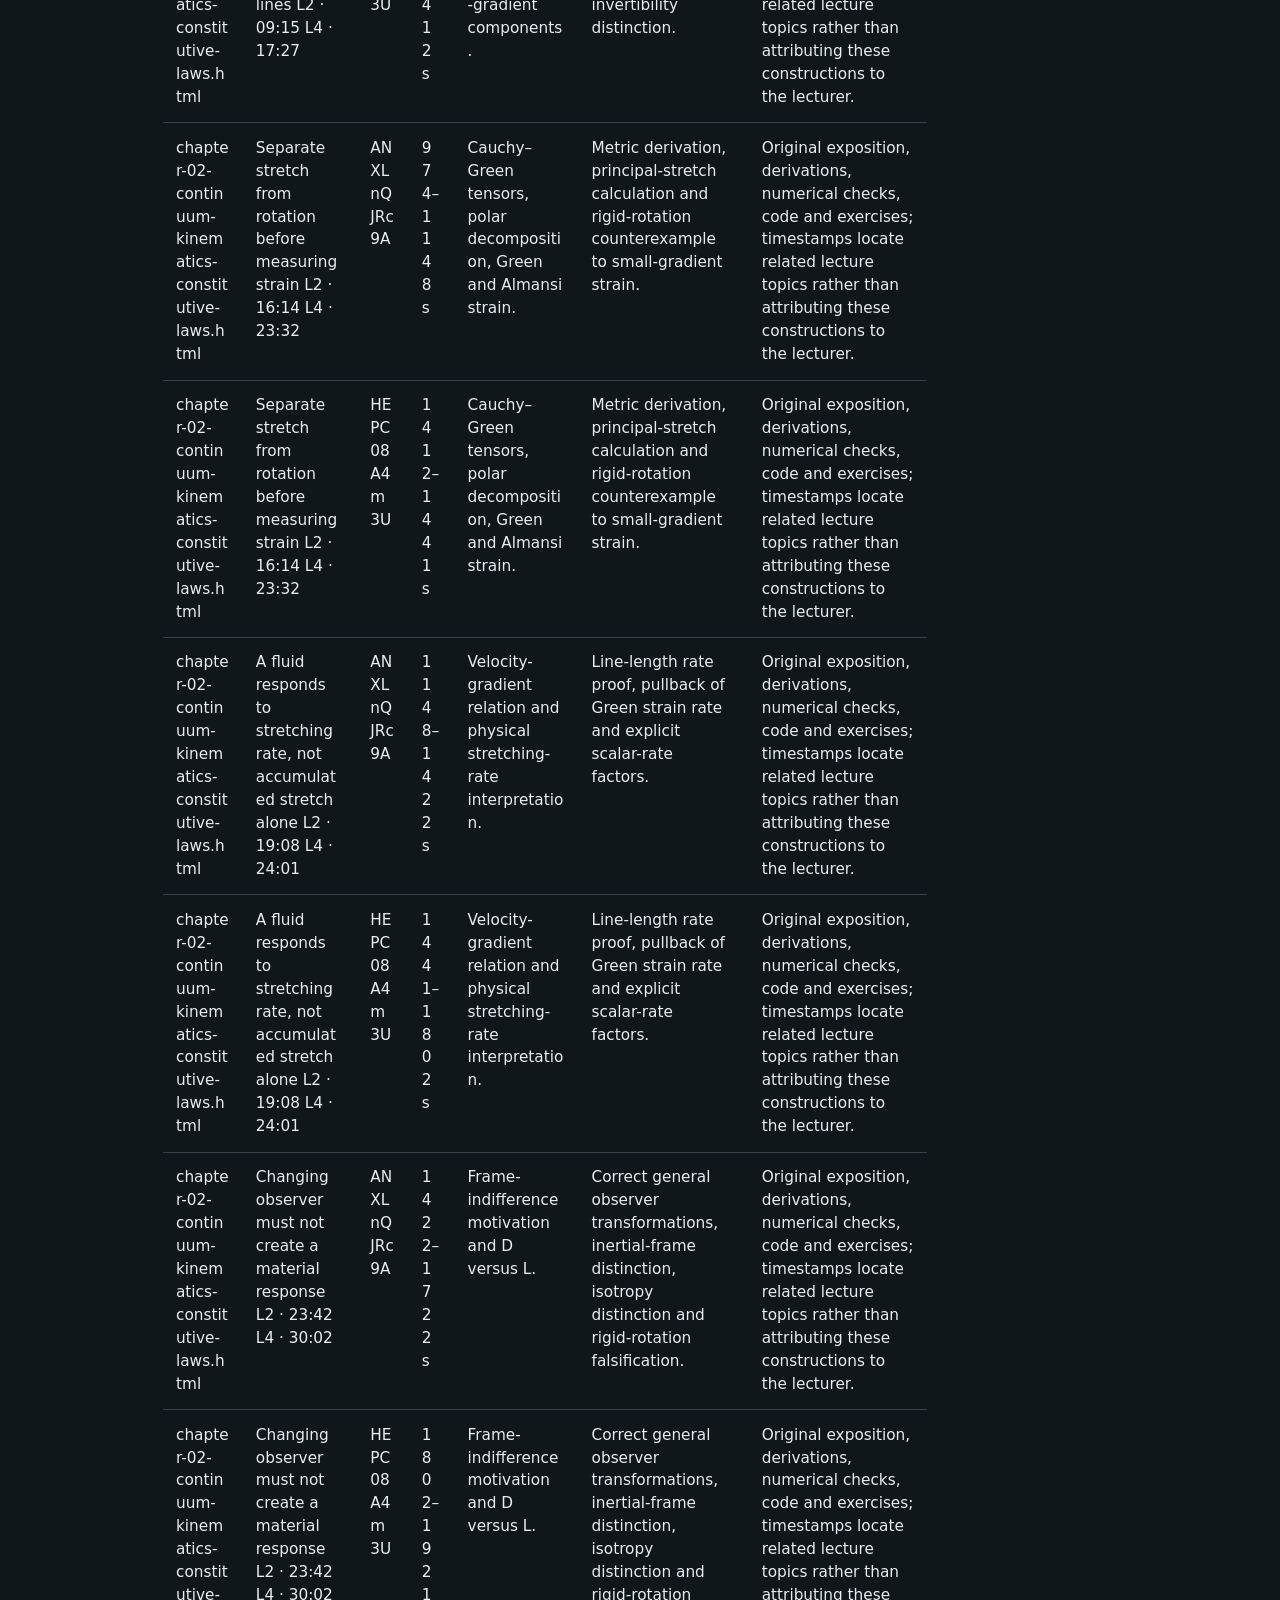
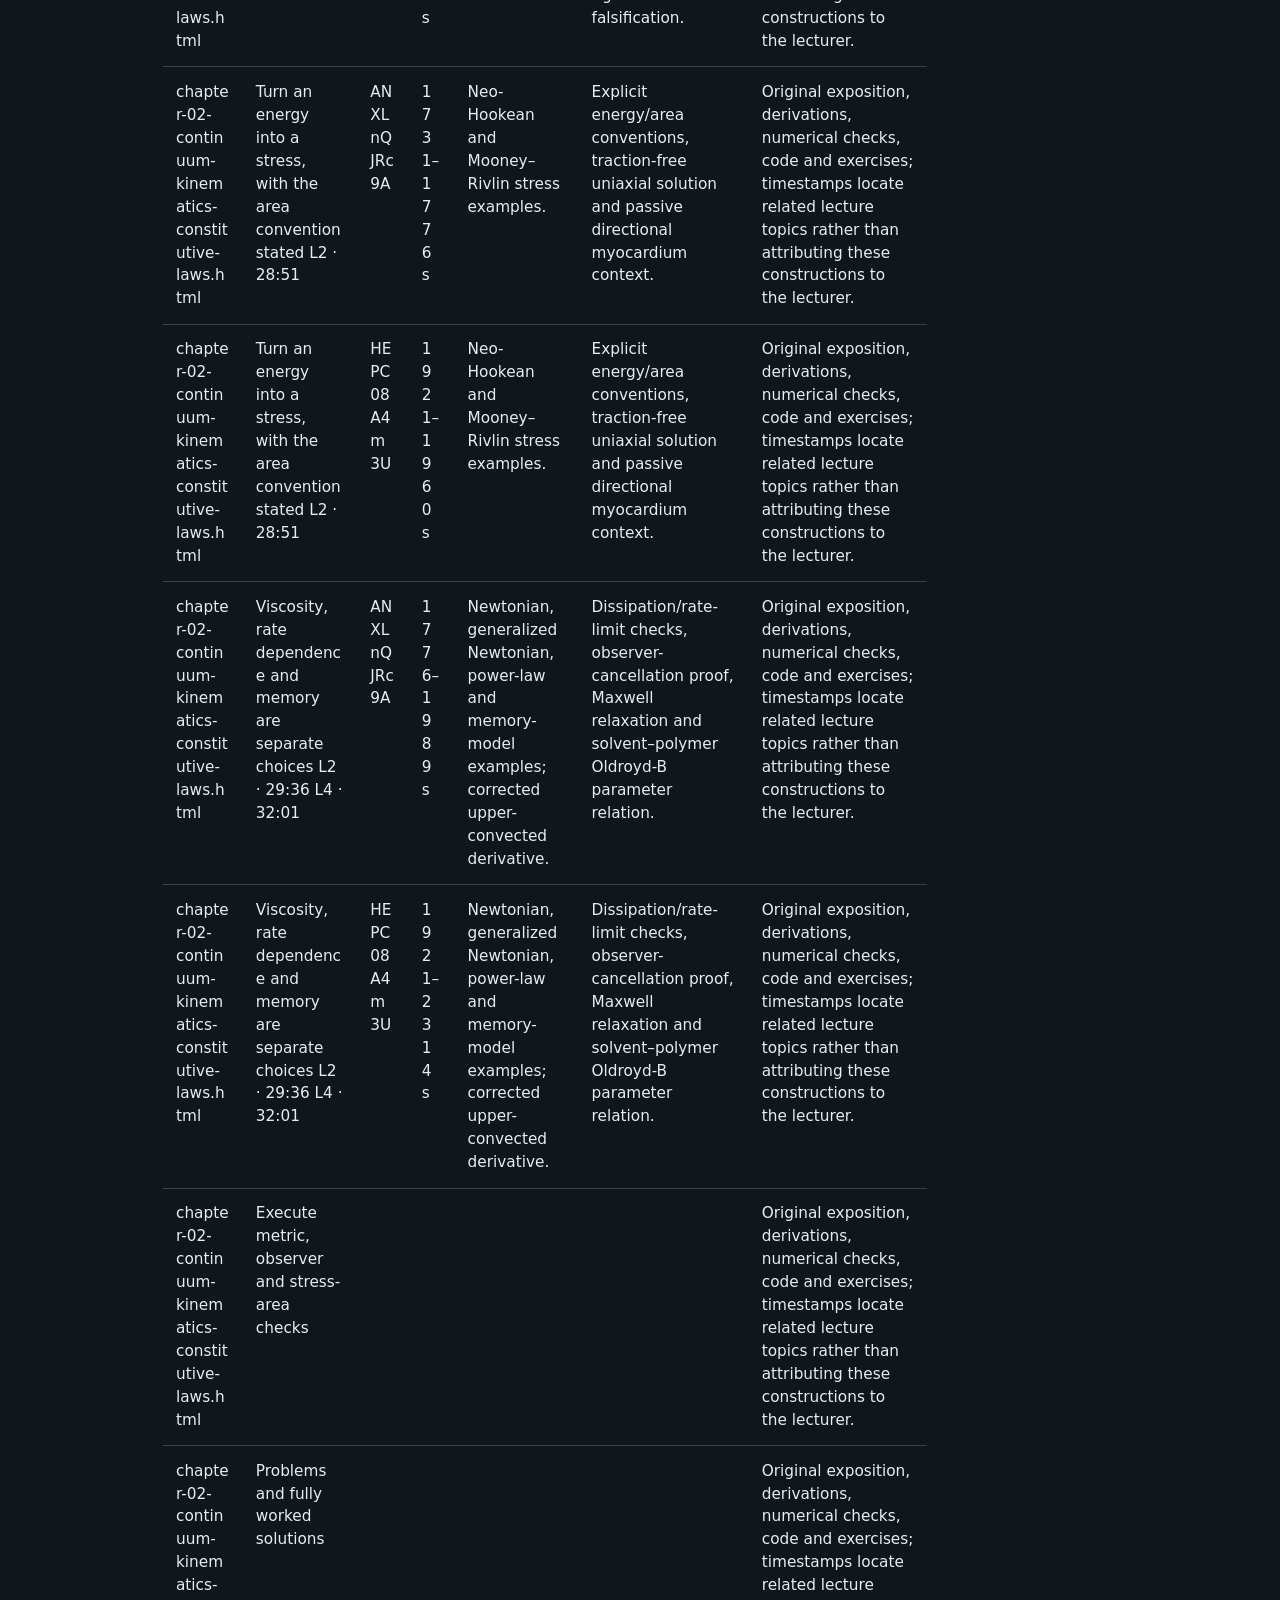
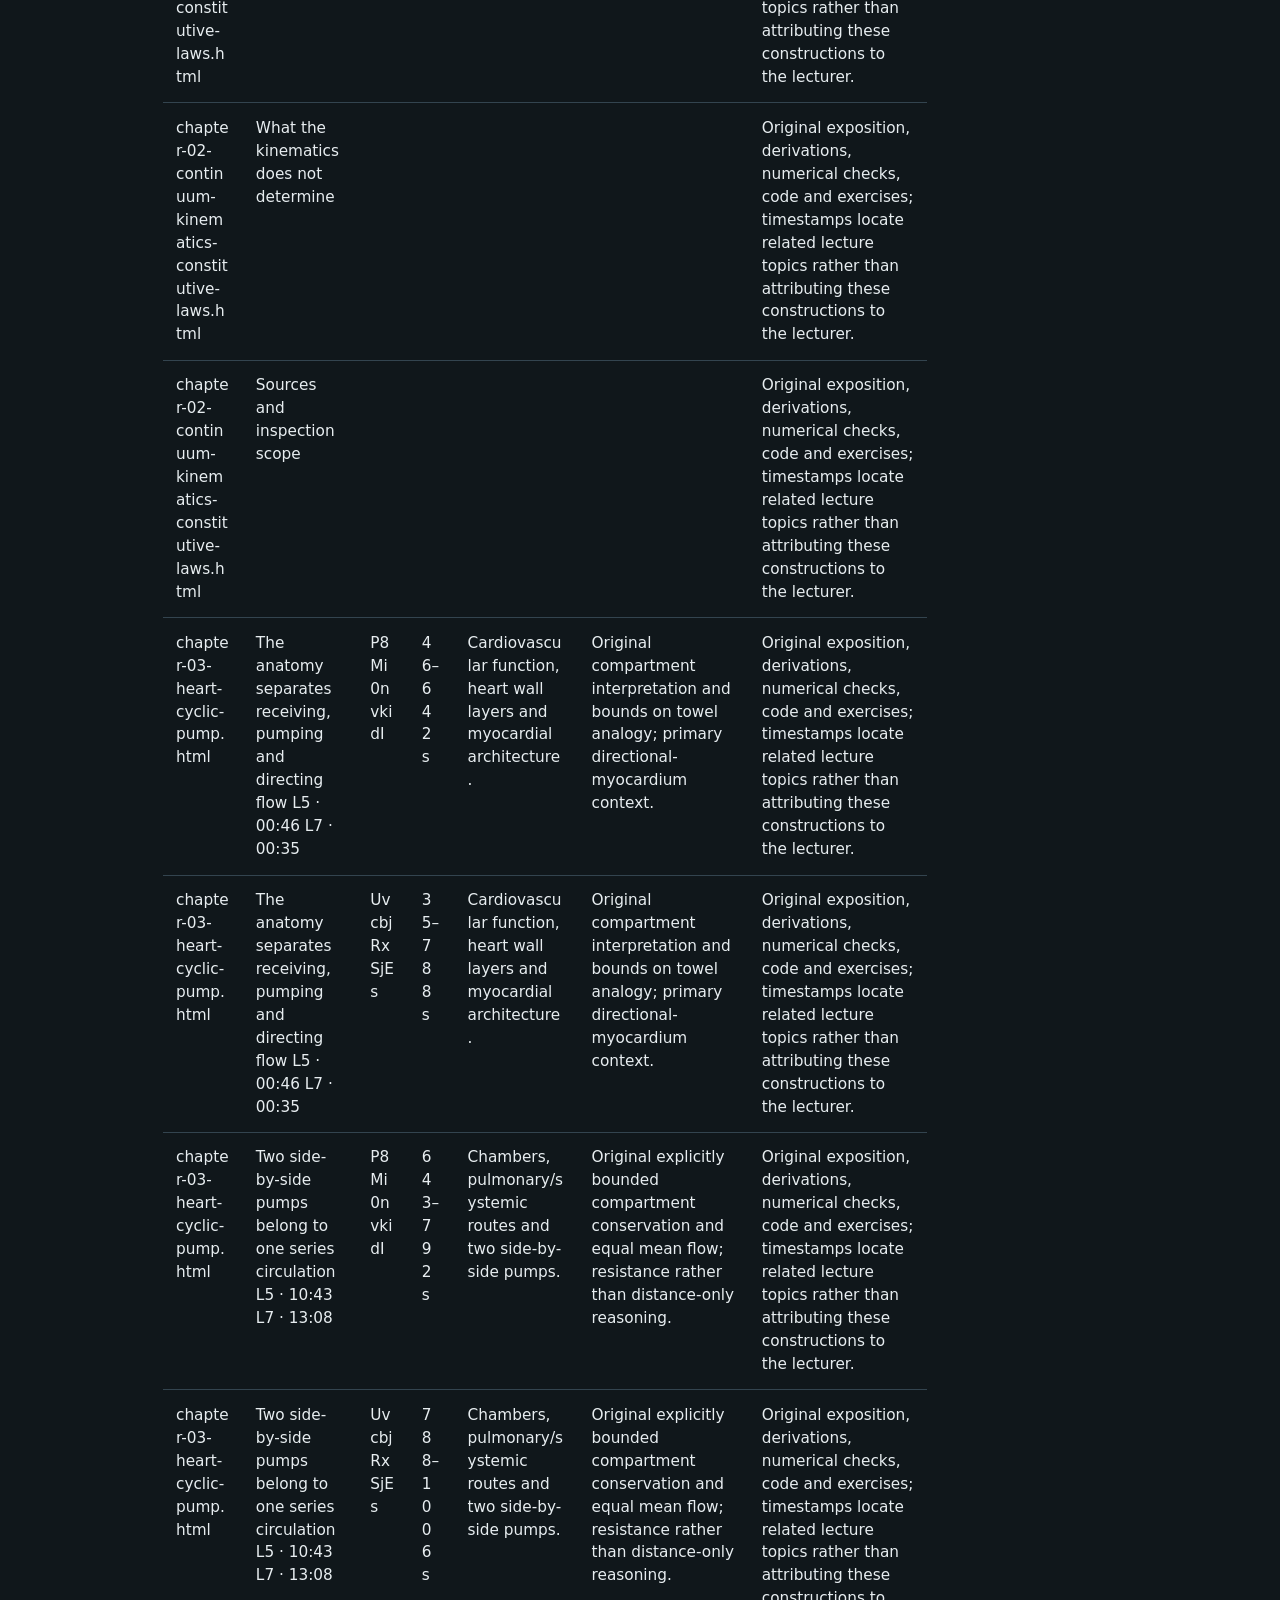
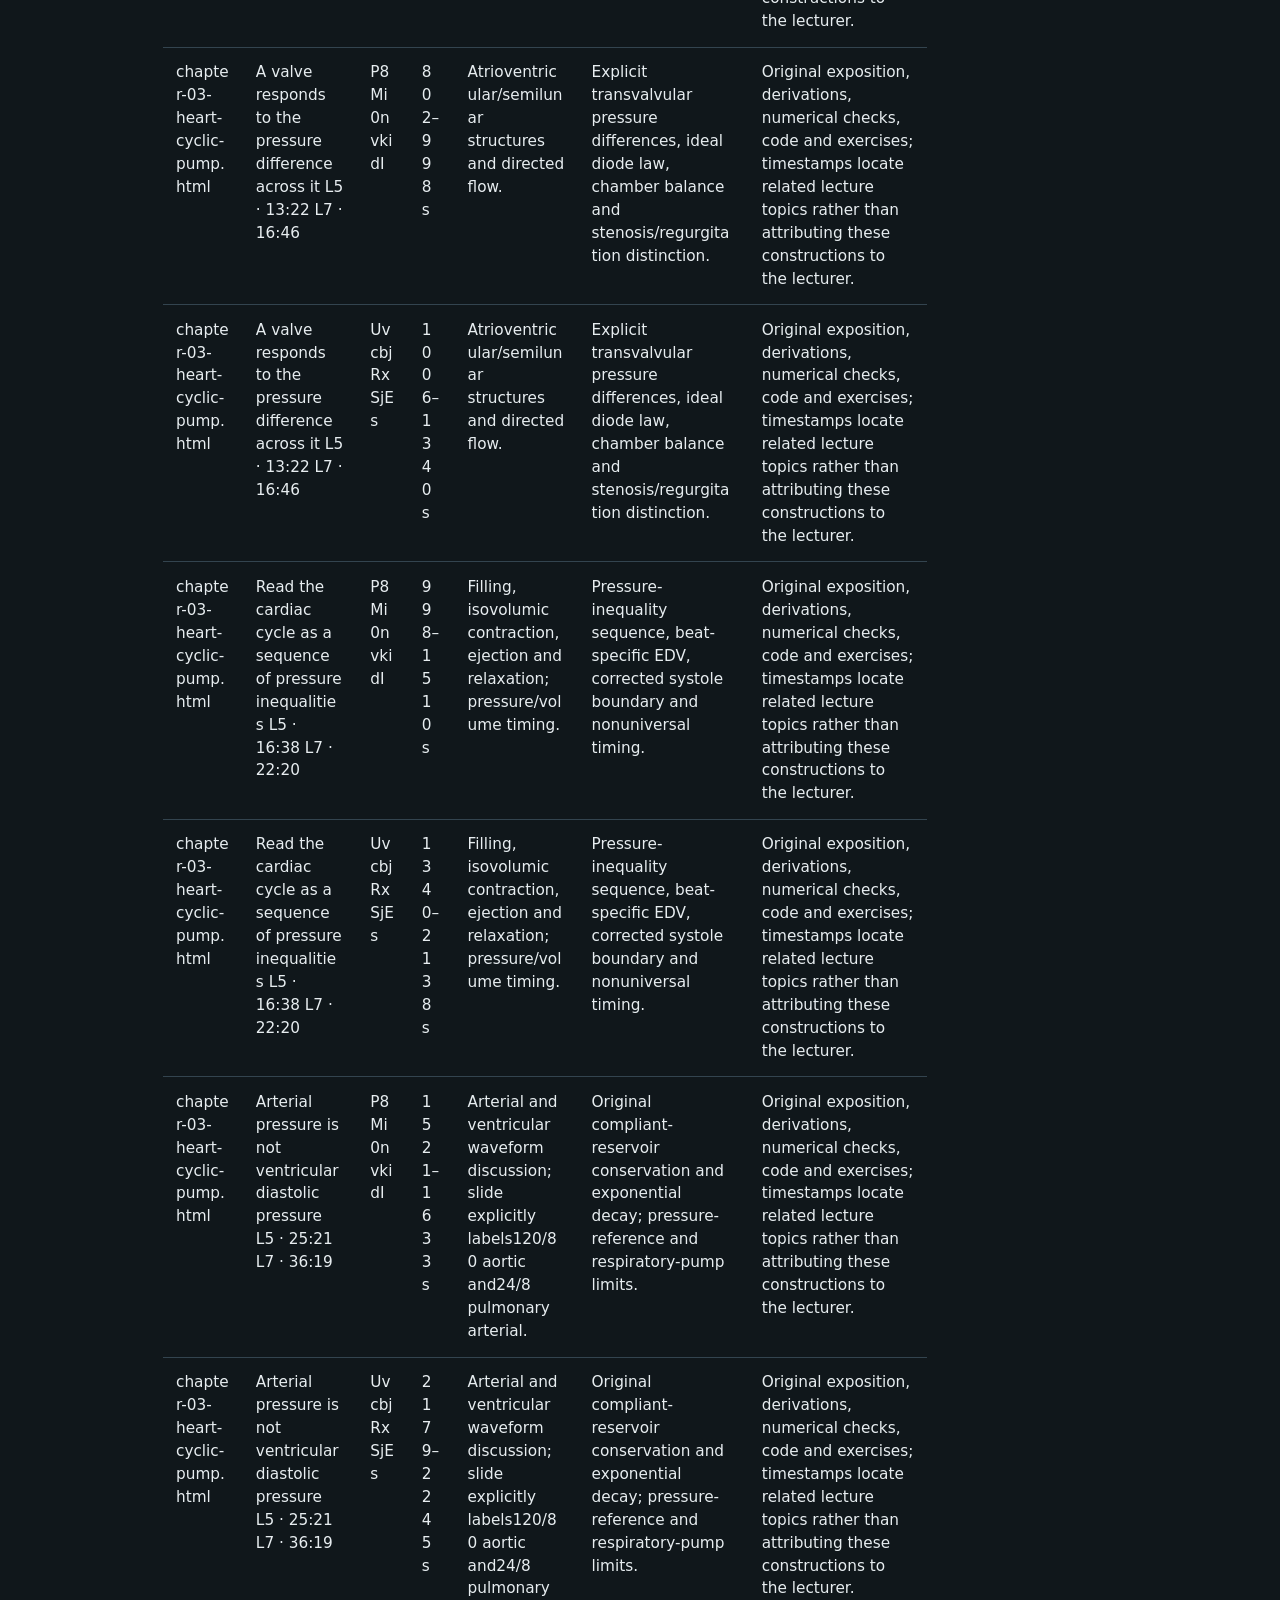
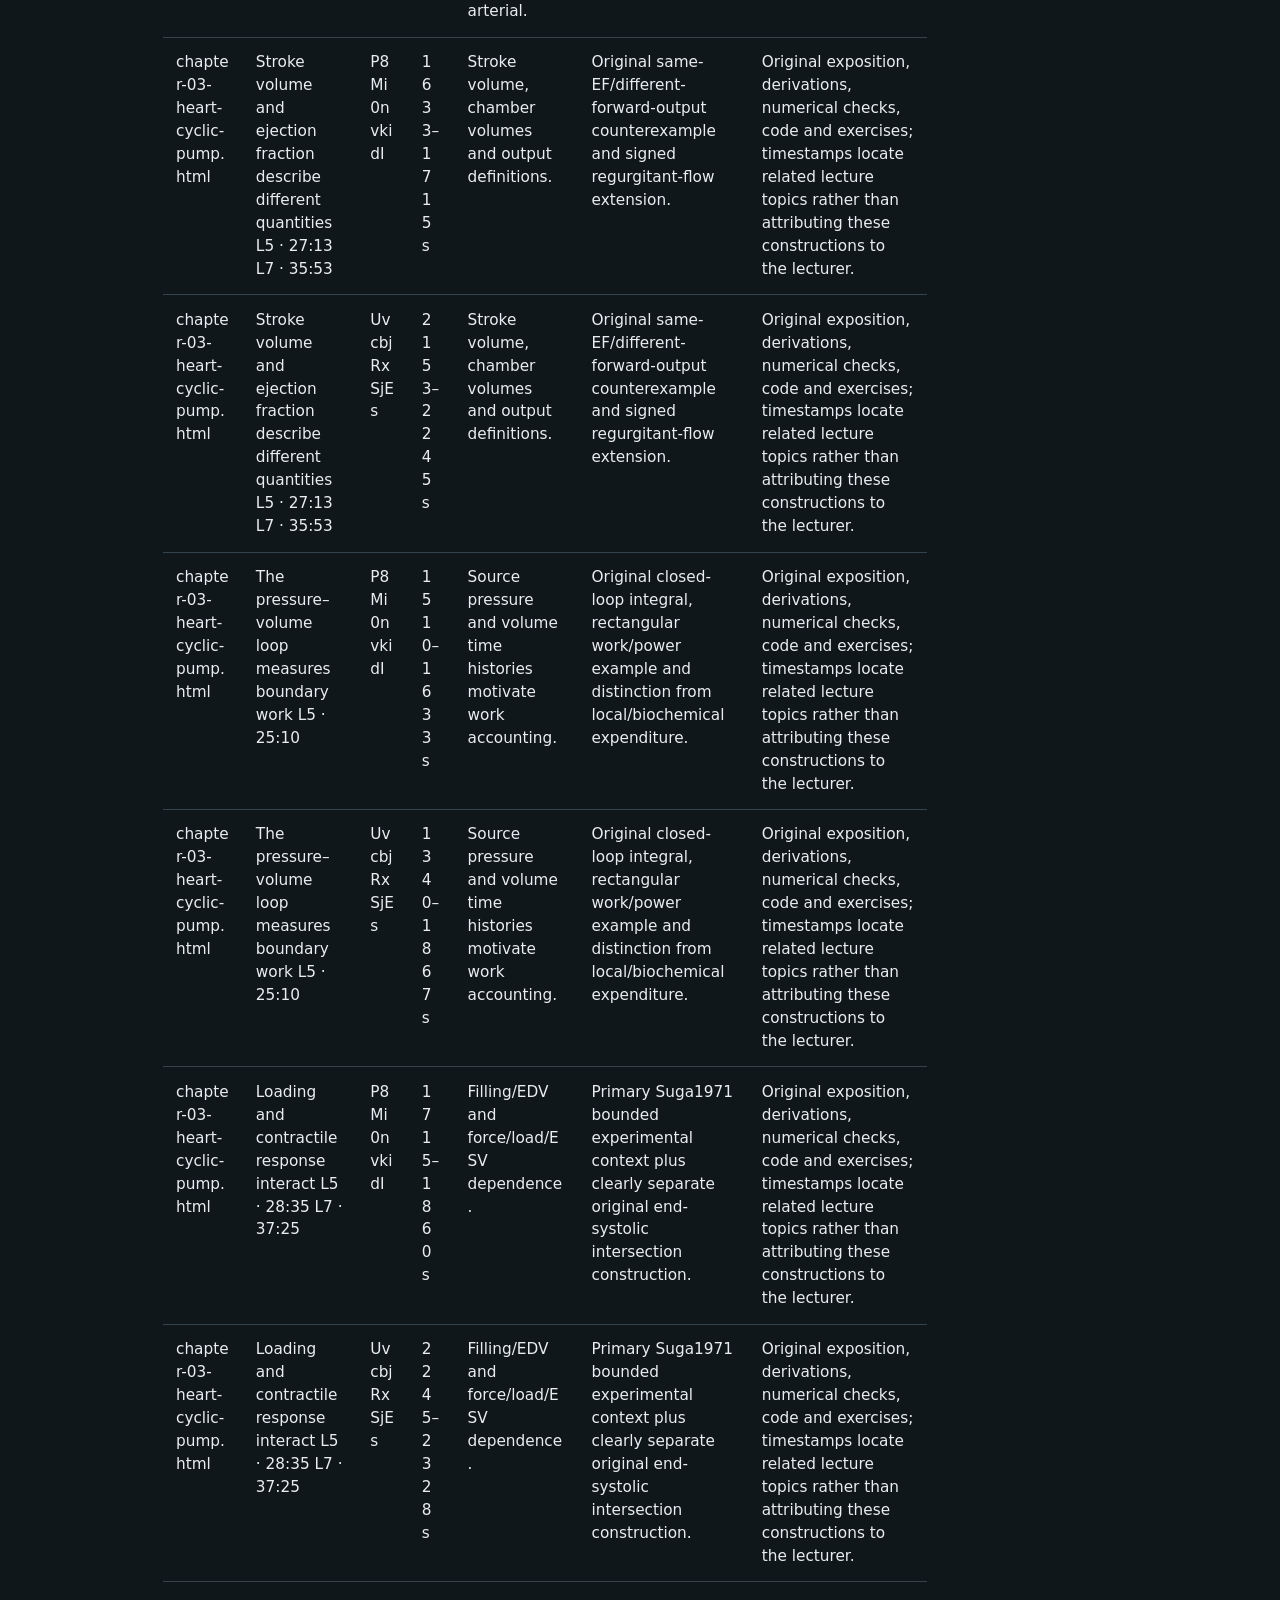
<file: source-map.html>
<!doctype html>
<html lang="en"><head><meta charset="utf-8"><meta name="viewport" content="width=device-width,initial-scale=1">
<meta name="color-scheme" content="dark light"><meta name="book-content-sha256" content="9ef7dff6ae3ab4ecfb6385a432e84b961b0fbd219c27f0ce9341556f377134f0">
<title>Source map · Introduction to Cardiovascular Mechanics</title><link rel="stylesheet" href="assets/book.css">
<script>window.MathJax={tex:{inlineMath:[['$','$'],['\\(','\\)']],displayMath:[['$$','$$'],['\\[','\\]']],processEscapes:true},svg:{fontCache:'local'},options:{skipHtmlTags:['script','noscript','style','textarea','pre','code']}};</script>
<script defer src="assets/mathjax-tex-svg.js"></script><script defer src="assets/book.js"></script><script defer src="assets/vessel-lab.js"></script></head>
<body><a class="skip" href="#main">Skip to content</a><header class="site-header"><a class="brand" href="index.html">Introduction to Cardiovascular Mechanics · NPTEL IIT Hyderabad</a><nav class="course-nav" aria-label="Book"><a href="index.html">Chapters</a><a href="source-map.html">Source map</a><a href="references.html">References</a><a href="numerical-lab.html">Numerical lab</a></nav></header>
<div class="layout no-toc"><main id="main"><div class="reading-tools" aria-label="Reading controls"><button id="theme-toggle" aria-pressed="false">Light theme</button><button id="text-toggle" aria-pressed="false">Larger text</button><button id="solutions-toggle" aria-pressed="false">Expand solutions</button><button id="print-page">Print with solutions</button></div>
<article id="chapter-content"><!-- BOOK-CONTENT-START --><h1 id="source-map-title">Recording and section map</h1><p>The original playlist order is retained below. Chapters follow numbered course order so that continuum mechanics precedes cardiac, blood and vascular models. The alternate blood upload and the additional discussion remain individually inventoried. Machine ASR is fallible; timestamps locate related discussion and do not attribute every derivation to the lecturer.</p><h2 id="playlist-inventory">Every playlist item</h2><div class="table-wrap"><table><thead><tr><th>Position</th><th>Recording</th><th>Seconds</th><th>Chapter</th><th>Source status</th></tr></thead><tbody><tr><td>1</td><td><a href="https://www.youtube.com/watch?v=P8Mi0nvkidI">5. Heart: Part 1</a></td><td>2013</td><td>3</td><td>Full local machine transcript read; source scope reconciled and chapter scientifically accepted</td></tr><tr><td>2</td><td><a href="https://www.youtube.com/watch?v=UvcbjRxSjEs">7. Review of Heart (Part 1)</a></td><td>2404</td><td>3</td><td>Full local machine transcript read; source scope reconciled and chapter scientifically accepted</td></tr><tr><td>3</td><td><a href="https://www.youtube.com/watch?v=3vz6e0wgxFY">1. Course Overview</a></td><td>2897</td><td>1</td><td>Full local machine transcript read; source scope reconciled and chapter scientifically accepted</td></tr><tr><td>4</td><td><a href="https://www.youtube.com/watch?v=ANXLnQJRc9A">2. Basics of Continuum Mechanics</a></td><td>2235</td><td>2</td><td>Full local machine transcript read; source scope reconciled and chapter scientifically accepted</td></tr><tr><td>5</td><td><a href="https://www.youtube.com/watch?v=HEPC08A4m3U">4. Review of Continuum Mechanics</a></td><td>2456</td><td>2</td><td>Full local machine transcript read; source scope reconciled and chapter scientifically accepted</td></tr><tr><td>6</td><td><a href="https://www.youtube.com/watch?v=5PMOTIzETZA">3. Review of Course Overview</a></td><td>2622</td><td>1</td><td>Full local machine transcript read; source scope reconciled and chapter scientifically accepted</td></tr><tr><td>7</td><td><a href="https://www.youtube.com/watch?v=EljNMQ_e-70">13. Vasculature</a></td><td>1968</td><td>7</td><td>Full local machine transcript read; source scope reconciled and chapter scientifically accepted</td></tr><tr><td>8</td><td><a href="https://www.youtube.com/watch?v=_aYXAcft_BM">14. Review of Vasculature</a></td><td>2467</td><td>7</td><td>Full local machine transcript read; source scope reconciled and chapter scientifically accepted</td></tr><tr><td>9</td><td><a href="https://www.youtube.com/watch?v=i-1ZJizdpnE">9. Blood: Part 1</a></td><td>1810</td><td>5</td><td>Full local machine transcript read; source scope reconciled and chapter scientifically accepted</td></tr><tr><td>10</td><td><a href="https://www.youtube.com/watch?v=rh595rXepQ8">12. Review of Blood (Part 2)</a></td><td>3561</td><td>6</td><td>Full local machine transcript read; source scope reconciled and chapter scientifically accepted</td></tr><tr><td>11</td><td><a href="https://www.youtube.com/watch?v=6WgMx8hOOtE">10. Blood: Part 2</a></td><td>2165</td><td>6</td><td>Full local machine transcript read; source scope reconciled and chapter scientifically accepted</td></tr><tr><td>12</td><td><a href="https://www.youtube.com/watch?v=HJ0GgBPtZos">9. Blood: Part 1</a></td><td>1810</td><td>5</td><td>Full local machine transcript read; source scope reconciled and chapter scientifically accepted</td></tr><tr><td>13</td><td><a href="https://www.youtube.com/watch?v=C6o_WgMUQyE">11. Review of Blood (Part 1)</a></td><td>2904</td><td>5</td><td>Full local machine transcript read; source scope reconciled and chapter scientifically accepted</td></tr><tr><td>14</td><td><a href="https://www.youtube.com/watch?v=entWodZ5lrM">6. Heart: Part 2</a></td><td>1961</td><td>4</td><td>Full local machine transcript read; source scope reconciled and chapter scientifically accepted</td></tr><tr><td>15</td><td><a href="https://www.youtube.com/watch?v=gQtXtfIhgEM">8.Review of Heart (Part 2)</a></td><td>2198</td><td>4</td><td>Full local machine transcript read; source scope reconciled and chapter scientifically accepted</td></tr><tr><td>16</td><td><a href="https://www.youtube.com/watch?v=MeaVvfB56Cc">Introduction to Cardiovascular Mechanics</a></td><td>2611</td><td>8</td><td>Full local machine transcript read; source scope reconciled and chapter scientifically accepted</td></tr><tr><td>17</td><td><a href="https://www.youtube.com/watch?v=n98XwA-ZmWk">Introduction to Cardiovascular Mechanics</a></td><td>153</td><td>None</td><td>inventory verified; transcript reading pending</td></tr></tbody></table></div><h2 id="section-provenance">Section provenance</h2><div class="table-wrap"><table><thead><tr><th>Chapter</th><th>Section</th><th>Video</th><th>Span</th><th>Lecture material</th><th>Research extension</th><th>Original construction</th></tr></thead><tbody><tr><td>chapter-01-structure-function-modeling.html</td><td>Why anatomy alone leaves an engineering question L1 · 01:15</td><td>3vz6e0wgxFY</td><td>75–624 s</td><td>Mechanical motivation, historical population burden, interventional problem classes, and structure–function questions.</td><td>Historical cohort definitions and FDA device-scope definitions.</td><td>Independent exposition, formal models, derivations, numerical cases, code and exercises; timestamp does not attribute these constructions to the recording</td></tr><tr><td>chapter-01-structure-function-modeling.html</td><td>Why anatomy alone leaves an engineering question L1 · 01:15</td><td>5PMOTIzETZA</td><td>50–454 s</td><td>Mechanical motivation, historical population burden, interventional problem classes, and structure–function questions.</td><td>Historical cohort definitions and FDA device-scope definitions.</td><td>Independent exposition, formal models, derivations, numerical cases, code and exercises; timestamp does not attribute these constructions to the recording</td></tr><tr><td>chapter-01-structure-function-modeling.html</td><td>Mechanical fields meet living cells L1 · 10:24 L3 · 07:34</td><td>3vz6e0wgxFY</td><td>624–939 s</td><td>Endothelial force sensing, pressure/shear examples, active cardiac cells and remodeling.</td><td>Dai et al. controlled endothelial-cell arterial-waveform experiments; wall shear and hoop normal stress distinguished.</td><td>Independent exposition, formal models, derivations, numerical cases, code and exercises; timestamp does not attribute these constructions to the recording</td></tr><tr><td>chapter-01-structure-function-modeling.html</td><td>Mechanical fields meet living cells L1 · 10:24 L3 · 07:34</td><td>5PMOTIzETZA</td><td>454–1005 s</td><td>Endothelial force sensing, pressure/shear examples, active cardiac cells and remodeling.</td><td>Dai et al. controlled endothelial-cell arterial-waveform experiments; wall shear and hoop normal stress distinguished.</td><td>Independent exposition, formal models, derivations, numerical cases, code and exercises; timestamp does not attribute these constructions to the recording</td></tr><tr><td>chapter-01-structure-function-modeling.html</td><td>What a continuum field averages L1 · 17:34 L3 · 16:45</td><td>3vz6e0wgxFY</td><td>1054–1236 s</td><td>Continuum field approximation, representative material volume and scale separation.</td><td>Gas Knudsen analogy is separated from the original cell-count averaging construction.</td><td>Independent exposition, formal models, derivations, numerical cases, code and exercises; timestamp does not attribute these constructions to the recording</td></tr><tr><td>chapter-01-structure-function-modeling.html</td><td>What a continuum field averages L1 · 17:34 L3 · 16:45</td><td>5PMOTIzETZA</td><td>1005–1375 s</td><td>Continuum field approximation, representative material volume and scale separation.</td><td>Gas Knudsen analogy is separated from the original cell-count averaging construction.</td><td>Independent exposition, formal models, derivations, numerical cases, code and exercises; timestamp does not attribute these constructions to the recording</td></tr><tr><td>chapter-01-structure-function-modeling.html</td><td>Organization, circulation and regulated function L1 · 20:36 L3 · 22:59</td><td>3vz6e0wgxFY</td><td>1236–2614 s</td><td>Biological hierarchy, circulation, heart wall/pump structure, capillary exchange and homeostatic feedback.</td><td>Red-cell energy-pathway evidence corrects the simplification that mature erythrocytes are metabolically inactive.</td><td>Independent exposition, formal models, derivations, numerical cases, code and exercises; timestamp does not attribute these constructions to the recording</td></tr><tr><td>chapter-01-structure-function-modeling.html</td><td>Organization, circulation and regulated function L1 · 20:36 L3 · 22:59</td><td>5PMOTIzETZA</td><td>1379–2400 s</td><td>Biological hierarchy, circulation, heart wall/pump structure, capillary exchange and homeostatic feedback.</td><td>Red-cell energy-pathway evidence corrects the simplification that mature erythrocytes are metabolically inactive.</td><td>Independent exposition, formal models, derivations, numerical cases, code and exercises; timestamp does not attribute these constructions to the recording</td></tr><tr><td>chapter-01-structure-function-modeling.html</td><td>A vessel model must connect flow to delivery L1 · 32:42</td><td>3vz6e0wgxFY</td><td>1962–2614 s</td><td>Flow distribution, stenosis-related mechanics and flow-demand reasoning motivate an original transport problem.</td><td>Original conservation and Newtonian-tube derivations; no claim of patient-specific calibration.</td><td>Independent exposition, formal models, derivations, numerical cases, code and exercises; timestamp does not attribute these constructions to the recording</td></tr><tr><td>chapter-01-structure-function-modeling.html</td><td>From an image to a functional quantity L1 · 43:49 L3 · 40:07</td><td>3vz6e0wgxFY</td><td>2629–2752 s</td><td>Imaging, flow modeling and fractional flow reserve as functional assessment.</td><td>Pijls et al. 1995 abstract supports the functional-flow ratio and maximal-vasodilation setting.</td><td>Independent exposition, formal models, derivations, numerical cases, code and exercises; timestamp does not attribute these constructions to the recording</td></tr><tr><td>chapter-01-structure-function-modeling.html</td><td>From an image to a functional quantity L1 · 43:49 L3 · 40:07</td><td>5PMOTIzETZA</td><td>2407–2569 s</td><td>Imaging, flow modeling and fractional flow reserve as functional assessment.</td><td>Pijls et al. 1995 abstract supports the functional-flow ratio and maximal-vasodilation setting.</td><td>Independent exposition, formal models, derivations, numerical cases, code and exercises; timestamp does not attribute these constructions to the recording</td></tr><tr><td>chapter-01-structure-function-modeling.html</td><td>An executable check of the complete example</td><td></td><td></td><td></td><td>Primary support cited beside supported claims; inspection scope stated in chapter</td><td>Independent exposition, formal models, derivations, numerical cases, code and exercises; timestamp does not attribute these constructions to the recording</td></tr><tr><td>chapter-01-structure-function-modeling.html</td><td>What the model establishes and what remains open</td><td></td><td></td><td></td><td>Primary support cited beside supported claims; inspection scope stated in chapter</td><td>Independent exposition, formal models, derivations, numerical cases, code and exercises; timestamp does not attribute these constructions to the recording</td></tr><tr><td>chapter-01-structure-function-modeling.html</td><td>Problems and worked solutions</td><td></td><td></td><td></td><td>Primary support cited beside supported claims; inspection scope stated in chapter</td><td>Independent exposition, formal models, derivations, numerical cases, code and exercises; timestamp does not attribute these constructions to the recording</td></tr><tr><td>chapter-01-structure-function-modeling.html</td><td>Sources and inspection scope</td><td></td><td></td><td></td><td>Primary support cited beside supported claims; inspection scope stated in chapter</td><td>Independent exposition, formal models, derivations, numerical cases, code and exercises; timestamp does not attribute these constructions to the recording</td></tr><tr><td>chapter-02-continuum-kinematics-constitutive-laws.html</td><td>Mass is a measure; density needs an assumption L2 · 01:10 L4 · 00:27</td><td>ANXLnQJRc9A</td><td>70–251 s</td><td>Body, mass and volume measures, density and material mass conservation.</td><td>Radon–Nikodym absolute continuity and a.e. density conditions; original point-mass counterexample and local Jacobian derivation.</td><td>Original exposition, derivations, numerical checks, code and exercises; timestamps locate related lecture topics rather than attributing these constructions to the lecturer.</td></tr><tr><td>chapter-02-continuum-kinematics-constitutive-laws.html</td><td>Mass is a measure; density needs an assumption L2 · 01:10 L4 · 00:27</td><td>HEPC08A4m3U</td><td>27–538 s</td><td>Body, mass and volume measures, density and material mass conservation.</td><td>Radon–Nikodym absolute continuity and a.e. density conditions; original point-mass counterexample and local Jacobian derivation.</td><td>Original exposition, derivations, numerical checks, code and exercises; timestamps locate related lecture topics rather than attributing these constructions to the lecturer.</td></tr><tr><td>chapter-02-continuum-kinematics-constitutive-laws.html</td><td>Follow a particle or inspect a fixed position L2 · 04:22 L4 · 10:39</td><td>ANXLnQJRc9A</td><td>262–555 s</td><td>Motion, material/spatial representations and chain-rule acceleration.</td><td>Original regular isochoric exponential motion and steady-but-accelerating numerical check; algebraic domain restrictions.</td><td>Original exposition, derivations, numerical checks, code and exercises; timestamps locate related lecture topics rather than attributing these constructions to the lecturer.</td></tr><tr><td>chapter-02-continuum-kinematics-constitutive-laws.html</td><td>Follow a particle or inspect a fixed position L2 · 04:22 L4 · 10:39</td><td>HEPC08A4m3U</td><td>639–1034 s</td><td>Motion, material/spatial representations and chain-rule acceleration.</td><td>Original regular isochoric exponential motion and steady-but-accelerating numerical check; algebraic domain restrictions.</td><td>Original exposition, derivations, numerical checks, code and exercises; timestamps locate related lecture topics rather than attributing these constructions to the lecturer.</td></tr><tr><td>chapter-02-continuum-kinematics-constitutive-laws.html</td><td>The deformation gradient maps local material lines L2 · 09:15 L4 · 17:27</td><td>ANXLnQJRc9A</td><td>555–974 s</td><td>Local line mapping and Cartesian deformation-gradient components.</td><td>Original simple-shear and diagonal-stretch constructions; local versus global invertibility distinction.</td><td>Original exposition, derivations, numerical checks, code and exercises; timestamps locate related lecture topics rather than attributing these constructions to the lecturer.</td></tr><tr><td>chapter-02-continuum-kinematics-constitutive-laws.html</td><td>The deformation gradient maps local material lines L2 · 09:15 L4 · 17:27</td><td>HEPC08A4m3U</td><td>1047–1412 s</td><td>Local line mapping and Cartesian deformation-gradient components.</td><td>Original simple-shear and diagonal-stretch constructions; local versus global invertibility distinction.</td><td>Original exposition, derivations, numerical checks, code and exercises; timestamps locate related lecture topics rather than attributing these constructions to the lecturer.</td></tr><tr><td>chapter-02-continuum-kinematics-constitutive-laws.html</td><td>Separate stretch from rotation before measuring strain L2 · 16:14 L4 · 23:32</td><td>ANXLnQJRc9A</td><td>974–1148 s</td><td>Cauchy–Green tensors, polar decomposition, Green and Almansi strain.</td><td>Metric derivation, principal-stretch calculation and rigid-rotation counterexample to small-gradient strain.</td><td>Original exposition, derivations, numerical checks, code and exercises; timestamps locate related lecture topics rather than attributing these constructions to the lecturer.</td></tr><tr><td>chapter-02-continuum-kinematics-constitutive-laws.html</td><td>Separate stretch from rotation before measuring strain L2 · 16:14 L4 · 23:32</td><td>HEPC08A4m3U</td><td>1412–1441 s</td><td>Cauchy–Green tensors, polar decomposition, Green and Almansi strain.</td><td>Metric derivation, principal-stretch calculation and rigid-rotation counterexample to small-gradient strain.</td><td>Original exposition, derivations, numerical checks, code and exercises; timestamps locate related lecture topics rather than attributing these constructions to the lecturer.</td></tr><tr><td>chapter-02-continuum-kinematics-constitutive-laws.html</td><td>A fluid responds to stretching rate, not accumulated stretch alone L2 · 19:08 L4 · 24:01</td><td>ANXLnQJRc9A</td><td>1148–1422 s</td><td>Velocity-gradient relation and physical stretching-rate interpretation.</td><td>Line-length rate proof, pullback of Green strain rate and explicit scalar-rate factors.</td><td>Original exposition, derivations, numerical checks, code and exercises; timestamps locate related lecture topics rather than attributing these constructions to the lecturer.</td></tr><tr><td>chapter-02-continuum-kinematics-constitutive-laws.html</td><td>A fluid responds to stretching rate, not accumulated stretch alone L2 · 19:08 L4 · 24:01</td><td>HEPC08A4m3U</td><td>1441–1802 s</td><td>Velocity-gradient relation and physical stretching-rate interpretation.</td><td>Line-length rate proof, pullback of Green strain rate and explicit scalar-rate factors.</td><td>Original exposition, derivations, numerical checks, code and exercises; timestamps locate related lecture topics rather than attributing these constructions to the lecturer.</td></tr><tr><td>chapter-02-continuum-kinematics-constitutive-laws.html</td><td>Changing observer must not create a material response L2 · 23:42 L4 · 30:02</td><td>ANXLnQJRc9A</td><td>1422–1722 s</td><td>Frame-indifference motivation and D versus L.</td><td>Correct general observer transformations, inertial-frame distinction, isotropy distinction and rigid-rotation falsification.</td><td>Original exposition, derivations, numerical checks, code and exercises; timestamps locate related lecture topics rather than attributing these constructions to the lecturer.</td></tr><tr><td>chapter-02-continuum-kinematics-constitutive-laws.html</td><td>Changing observer must not create a material response L2 · 23:42 L4 · 30:02</td><td>HEPC08A4m3U</td><td>1802–1921 s</td><td>Frame-indifference motivation and D versus L.</td><td>Correct general observer transformations, inertial-frame distinction, isotropy distinction and rigid-rotation falsification.</td><td>Original exposition, derivations, numerical checks, code and exercises; timestamps locate related lecture topics rather than attributing these constructions to the lecturer.</td></tr><tr><td>chapter-02-continuum-kinematics-constitutive-laws.html</td><td>Turn an energy into a stress, with the area convention stated L2 · 28:51</td><td>ANXLnQJRc9A</td><td>1731–1776 s</td><td>Neo-Hookean and Mooney–Rivlin stress examples.</td><td>Explicit energy/area conventions, traction-free uniaxial solution and passive directional myocardium context.</td><td>Original exposition, derivations, numerical checks, code and exercises; timestamps locate related lecture topics rather than attributing these constructions to the lecturer.</td></tr><tr><td>chapter-02-continuum-kinematics-constitutive-laws.html</td><td>Turn an energy into a stress, with the area convention stated L2 · 28:51</td><td>HEPC08A4m3U</td><td>1921–1960 s</td><td>Neo-Hookean and Mooney–Rivlin stress examples.</td><td>Explicit energy/area conventions, traction-free uniaxial solution and passive directional myocardium context.</td><td>Original exposition, derivations, numerical checks, code and exercises; timestamps locate related lecture topics rather than attributing these constructions to the lecturer.</td></tr><tr><td>chapter-02-continuum-kinematics-constitutive-laws.html</td><td>Viscosity, rate dependence and memory are separate choices L2 · 29:36 L4 · 32:01</td><td>ANXLnQJRc9A</td><td>1776–1989 s</td><td>Newtonian, generalized Newtonian, power-law and memory-model examples; corrected upper-convected derivative.</td><td>Dissipation/rate-limit checks, observer-cancellation proof, Maxwell relaxation and solvent–polymer Oldroyd-B parameter relation.</td><td>Original exposition, derivations, numerical checks, code and exercises; timestamps locate related lecture topics rather than attributing these constructions to the lecturer.</td></tr><tr><td>chapter-02-continuum-kinematics-constitutive-laws.html</td><td>Viscosity, rate dependence and memory are separate choices L2 · 29:36 L4 · 32:01</td><td>HEPC08A4m3U</td><td>1921–2314 s</td><td>Newtonian, generalized Newtonian, power-law and memory-model examples; corrected upper-convected derivative.</td><td>Dissipation/rate-limit checks, observer-cancellation proof, Maxwell relaxation and solvent–polymer Oldroyd-B parameter relation.</td><td>Original exposition, derivations, numerical checks, code and exercises; timestamps locate related lecture topics rather than attributing these constructions to the lecturer.</td></tr><tr><td>chapter-02-continuum-kinematics-constitutive-laws.html</td><td>Execute metric, observer and stress-area checks</td><td></td><td></td><td></td><td></td><td>Original exposition, derivations, numerical checks, code and exercises; timestamps locate related lecture topics rather than attributing these constructions to the lecturer.</td></tr><tr><td>chapter-02-continuum-kinematics-constitutive-laws.html</td><td>Problems and fully worked solutions</td><td></td><td></td><td></td><td></td><td>Original exposition, derivations, numerical checks, code and exercises; timestamps locate related lecture topics rather than attributing these constructions to the lecturer.</td></tr><tr><td>chapter-02-continuum-kinematics-constitutive-laws.html</td><td>What the kinematics does not determine</td><td></td><td></td><td></td><td></td><td>Original exposition, derivations, numerical checks, code and exercises; timestamps locate related lecture topics rather than attributing these constructions to the lecturer.</td></tr><tr><td>chapter-02-continuum-kinematics-constitutive-laws.html</td><td>Sources and inspection scope</td><td></td><td></td><td></td><td></td><td>Original exposition, derivations, numerical checks, code and exercises; timestamps locate related lecture topics rather than attributing these constructions to the lecturer.</td></tr><tr><td>chapter-03-heart-cyclic-pump.html</td><td>The anatomy separates receiving, pumping and directing flow L5 · 00:46 L7 · 00:35</td><td>P8Mi0nvkidI</td><td>46–642 s</td><td>Cardiovascular function, heart wall layers and myocardial architecture.</td><td>Original compartment interpretation and bounds on towel analogy; primary directional-myocardium context.</td><td>Original exposition, derivations, numerical checks, code and exercises; timestamps locate related lecture topics rather than attributing these constructions to the lecturer.</td></tr><tr><td>chapter-03-heart-cyclic-pump.html</td><td>The anatomy separates receiving, pumping and directing flow L5 · 00:46 L7 · 00:35</td><td>UvcbjRxSjEs</td><td>35–788 s</td><td>Cardiovascular function, heart wall layers and myocardial architecture.</td><td>Original compartment interpretation and bounds on towel analogy; primary directional-myocardium context.</td><td>Original exposition, derivations, numerical checks, code and exercises; timestamps locate related lecture topics rather than attributing these constructions to the lecturer.</td></tr><tr><td>chapter-03-heart-cyclic-pump.html</td><td>Two side-by-side pumps belong to one series circulation L5 · 10:43 L7 · 13:08</td><td>P8Mi0nvkidI</td><td>643–792 s</td><td>Chambers, pulmonary/systemic routes and two side-by-side pumps.</td><td>Original explicitly bounded compartment conservation and equal mean flow; resistance rather than distance-only reasoning.</td><td>Original exposition, derivations, numerical checks, code and exercises; timestamps locate related lecture topics rather than attributing these constructions to the lecturer.</td></tr><tr><td>chapter-03-heart-cyclic-pump.html</td><td>Two side-by-side pumps belong to one series circulation L5 · 10:43 L7 · 13:08</td><td>UvcbjRxSjEs</td><td>788–1006 s</td><td>Chambers, pulmonary/systemic routes and two side-by-side pumps.</td><td>Original explicitly bounded compartment conservation and equal mean flow; resistance rather than distance-only reasoning.</td><td>Original exposition, derivations, numerical checks, code and exercises; timestamps locate related lecture topics rather than attributing these constructions to the lecturer.</td></tr><tr><td>chapter-03-heart-cyclic-pump.html</td><td>A valve responds to the pressure difference across it L5 · 13:22 L7 · 16:46</td><td>P8Mi0nvkidI</td><td>802–998 s</td><td>Atrioventricular/semilunar structures and directed flow.</td><td>Explicit transvalvular pressure differences, ideal diode law, chamber balance and stenosis/regurgitation distinction.</td><td>Original exposition, derivations, numerical checks, code and exercises; timestamps locate related lecture topics rather than attributing these constructions to the lecturer.</td></tr><tr><td>chapter-03-heart-cyclic-pump.html</td><td>A valve responds to the pressure difference across it L5 · 13:22 L7 · 16:46</td><td>UvcbjRxSjEs</td><td>1006–1340 s</td><td>Atrioventricular/semilunar structures and directed flow.</td><td>Explicit transvalvular pressure differences, ideal diode law, chamber balance and stenosis/regurgitation distinction.</td><td>Original exposition, derivations, numerical checks, code and exercises; timestamps locate related lecture topics rather than attributing these constructions to the lecturer.</td></tr><tr><td>chapter-03-heart-cyclic-pump.html</td><td>Read the cardiac cycle as a sequence of pressure inequalities L5 · 16:38 L7 · 22:20</td><td>P8Mi0nvkidI</td><td>998–1510 s</td><td>Filling, isovolumic contraction, ejection and relaxation; pressure/volume timing.</td><td>Pressure-inequality sequence, beat-specific EDV, corrected systole boundary and nonuniversal timing.</td><td>Original exposition, derivations, numerical checks, code and exercises; timestamps locate related lecture topics rather than attributing these constructions to the lecturer.</td></tr><tr><td>chapter-03-heart-cyclic-pump.html</td><td>Read the cardiac cycle as a sequence of pressure inequalities L5 · 16:38 L7 · 22:20</td><td>UvcbjRxSjEs</td><td>1340–2138 s</td><td>Filling, isovolumic contraction, ejection and relaxation; pressure/volume timing.</td><td>Pressure-inequality sequence, beat-specific EDV, corrected systole boundary and nonuniversal timing.</td><td>Original exposition, derivations, numerical checks, code and exercises; timestamps locate related lecture topics rather than attributing these constructions to the lecturer.</td></tr><tr><td>chapter-03-heart-cyclic-pump.html</td><td>Arterial pressure is not ventricular diastolic pressure L5 · 25:21 L7 · 36:19</td><td>P8Mi0nvkidI</td><td>1521–1633 s</td><td>Arterial and ventricular waveform discussion; slide explicitly labels120/80 aortic and24/8 pulmonary arterial.</td><td>Original compliant-reservoir conservation and exponential decay; pressure-reference and respiratory-pump limits.</td><td>Original exposition, derivations, numerical checks, code and exercises; timestamps locate related lecture topics rather than attributing these constructions to the lecturer.</td></tr><tr><td>chapter-03-heart-cyclic-pump.html</td><td>Arterial pressure is not ventricular diastolic pressure L5 · 25:21 L7 · 36:19</td><td>UvcbjRxSjEs</td><td>2179–2245 s</td><td>Arterial and ventricular waveform discussion; slide explicitly labels120/80 aortic and24/8 pulmonary arterial.</td><td>Original compliant-reservoir conservation and exponential decay; pressure-reference and respiratory-pump limits.</td><td>Original exposition, derivations, numerical checks, code and exercises; timestamps locate related lecture topics rather than attributing these constructions to the lecturer.</td></tr><tr><td>chapter-03-heart-cyclic-pump.html</td><td>Stroke volume and ejection fraction describe different quantities L5 · 27:13 L7 · 35:53</td><td>P8Mi0nvkidI</td><td>1633–1715 s</td><td>Stroke volume, chamber volumes and output definitions.</td><td>Original same-EF/different-forward-output counterexample and signed regurgitant-flow extension.</td><td>Original exposition, derivations, numerical checks, code and exercises; timestamps locate related lecture topics rather than attributing these constructions to the lecturer.</td></tr><tr><td>chapter-03-heart-cyclic-pump.html</td><td>Stroke volume and ejection fraction describe different quantities L5 · 27:13 L7 · 35:53</td><td>UvcbjRxSjEs</td><td>2153–2245 s</td><td>Stroke volume, chamber volumes and output definitions.</td><td>Original same-EF/different-forward-output counterexample and signed regurgitant-flow extension.</td><td>Original exposition, derivations, numerical checks, code and exercises; timestamps locate related lecture topics rather than attributing these constructions to the lecturer.</td></tr><tr><td>chapter-03-heart-cyclic-pump.html</td><td>The pressure–volume loop measures boundary work L5 · 25:10</td><td>P8Mi0nvkidI</td><td>1510–1633 s</td><td>Source pressure and volume time histories motivate work accounting.</td><td>Original closed-loop integral, rectangular work/power example and distinction from local/biochemical expenditure.</td><td>Original exposition, derivations, numerical checks, code and exercises; timestamps locate related lecture topics rather than attributing these constructions to the lecturer.</td></tr><tr><td>chapter-03-heart-cyclic-pump.html</td><td>The pressure–volume loop measures boundary work L5 · 25:10</td><td>UvcbjRxSjEs</td><td>1340–1867 s</td><td>Source pressure and volume time histories motivate work accounting.</td><td>Original closed-loop integral, rectangular work/power example and distinction from local/biochemical expenditure.</td><td>Original exposition, derivations, numerical checks, code and exercises; timestamps locate related lecture topics rather than attributing these constructions to the lecturer.</td></tr><tr><td>chapter-03-heart-cyclic-pump.html</td><td>Loading and contractile response interact L5 · 28:35 L7 · 37:25</td><td>P8Mi0nvkidI</td><td>1715–1860 s</td><td>Filling/EDV and force/load/ESV dependence.</td><td>Primary Suga1971 bounded experimental context plus clearly separate original end-systolic intersection construction.</td><td>Original exposition, derivations, numerical checks, code and exercises; timestamps locate related lecture topics rather than attributing these constructions to the lecturer.</td></tr><tr><td>chapter-03-heart-cyclic-pump.html</td><td>Loading and contractile response interact L5 · 28:35 L7 · 37:25</td><td>UvcbjRxSjEs</td><td>2245–2328 s</td><td>Filling/EDV and force/load/ESV dependence.</td><td>Primary Suga1971 bounded experimental context plus clearly separate original end-systolic intersection construction.</td><td>Original exposition, derivations, numerical checks, code and exercises; timestamps locate related lecture topics rather than attributing these constructions to the lecturer.</td></tr><tr><td>chapter-03-heart-cyclic-pump.html</td><td>Execute conservation, work and load checks</td><td></td><td></td><td></td><td></td><td>Original exposition, derivations, numerical checks, code and exercises; timestamps locate related lecture topics rather than attributing these constructions to the lecturer.</td></tr><tr><td>chapter-03-heart-cyclic-pump.html</td><td>Problems and fully worked solutions</td><td></td><td></td><td></td><td></td><td>Original exposition, derivations, numerical checks, code and exercises; timestamps locate related lecture topics rather than attributing these constructions to the lecturer.</td></tr><tr><td>chapter-03-heart-cyclic-pump.html</td><td>What a pump model still needs</td><td></td><td></td><td></td><td></td><td>Original exposition, derivations, numerical checks, code and exercises; timestamps locate related lecture topics rather than attributing these constructions to the lecturer.</td></tr><tr><td>chapter-03-heart-cyclic-pump.html</td><td>Sources and inspection scope</td><td></td><td></td><td></td><td></td><td>Original exposition, derivations, numerical checks, code and exercises; timestamps locate related lecture topics rather than attributing these constructions to the lecturer.</td></tr><tr><td>chapter-04-myocardial-deformation-active-stress.html</td><td>Geometry supplies a domain, not a constitutive law L6 · 00:48 L8 · 01:11</td><td>entWodZ5lrM</td><td>48–299 s</td><td>Idealized ventricular geometry, prolate spheroidal coordinates and organ-mass allometry.</td><td>Hyperbolic coordinate identity, explicitly illustrative shell-volume/mass calculation and fitted allometric dimensions.</td><td>Original exposition, derivations, numerical checks, code and exercises; timestamps locate related lecture topics rather than attributing these constructions to the lecturer.</td></tr><tr><td>chapter-04-myocardial-deformation-active-stress.html</td><td>Geometry supplies a domain, not a constitutive law L6 · 00:48 L8 · 01:11</td><td>gQtXtfIhgEM</td><td>71–251 s</td><td>Idealized ventricular geometry, prolate spheroidal coordinates and organ-mass allometry.</td><td>Hyperbolic coordinate identity, explicitly illustrative shell-volume/mass calculation and fitted allometric dimensions.</td><td>Original exposition, derivations, numerical checks, code and exercises; timestamps locate related lecture topics rather than attributing these constructions to the lecturer.</td></tr><tr><td>chapter-04-myocardial-deformation-active-stress.html</td><td>Material symmetry is a transformation statement L6 · 04:59 L8 · 04:11</td><td>entWodZ5lrM</td><td>299–674 s</td><td>Layered fibre directions, local symmetry, through-wall organization and heterogeneity.</td><td>Precise transverse-isotropy/orthotropy definitions; varying-layer orientation does not alone prove effective orthotropy; primary passive-tissue scope.</td><td>Original exposition, derivations, numerical checks, code and exercises; timestamps locate related lecture topics rather than attributing these constructions to the lecturer.</td></tr><tr><td>chapter-04-myocardial-deformation-active-stress.html</td><td>Material symmetry is a transformation statement L6 · 04:59 L8 · 04:11</td><td>gQtXtfIhgEM</td><td>251–898 s</td><td>Layered fibre directions, local symmetry, through-wall organization and heterogeneity.</td><td>Precise transverse-isotropy/orthotropy definitions; varying-layer orientation does not alone prove effective orthotropy; primary passive-tissue scope.</td><td>Original exposition, derivations, numerical checks, code and exercises; timestamps locate related lecture topics rather than attributing these constructions to the lecturer.</td></tr><tr><td>chapter-04-myocardial-deformation-active-stress.html</td><td>Unloaded tissue need not be stress-free L6 · 11:14 L8 · 14:58</td><td>entWodZ5lrM</td><td>674–844 s</td><td>Unperfused-tissue incompressibility approximation and residual stress.</td><td>Bulk-versus-shear scale distinction, unloaded versus released reference and bounded primary rat cutting evidence.</td><td>Original exposition, derivations, numerical checks, code and exercises; timestamps locate related lecture topics rather than attributing these constructions to the lecturer.</td></tr><tr><td>chapter-04-myocardial-deformation-active-stress.html</td><td>Unloaded tissue need not be stress-free L6 · 11:14 L8 · 14:58</td><td>gQtXtfIhgEM</td><td>898–1048 s</td><td>Unperfused-tissue incompressibility approximation and residual stress.</td><td>Bulk-versus-shear scale distinction, unloaded versus released reference and bounded primary rat cutting evidence.</td><td>Original exposition, derivations, numerical checks, code and exercises; timestamps locate related lecture topics rather than attributing these constructions to the lecturer.</td></tr><tr><td>chapter-04-myocardial-deformation-active-stress.html</td><td>Recover the complete in-plane map before imposing incompressibility L6 · 14:04 L8 · 17:28</td><td>entWodZ5lrM</td><td>844–939 s</td><td>Biaxial stretch/shortening, wall-thickness change and shear.</td><td>Complete affine marker map, full determinant, principal-stretch distinction and measurement-conditioning requirements; testing portions additionally mapped.</td><td>Original exposition, derivations, numerical checks, code and exercises; timestamps locate related lecture topics rather than attributing these constructions to the lecturer.</td></tr><tr><td>chapter-04-myocardial-deformation-active-stress.html</td><td>Recover the complete in-plane map before imposing incompressibility L6 · 14:04 L8 · 17:28</td><td>gQtXtfIhgEM</td><td>1048–1255 s</td><td>Biaxial stretch/shortening, wall-thickness change and shear.</td><td>Complete affine marker map, full determinant, principal-stretch distinction and measurement-conditioning requirements; testing portions additionally mapped.</td><td>Original exposition, derivations, numerical checks, code and exercises; timestamps locate related lecture topics rather than attributing these constructions to the lecturer.</td></tr><tr><td>chapter-04-myocardial-deformation-active-stress.html</td><td>Recover the complete in-plane map before imposing incompressibility L6 · 14:04 L8 · 17:28</td><td>entWodZ5lrM</td><td>1193–1688 s</td><td>Biaxial stretch/shortening, wall-thickness change and shear.</td><td>Complete affine marker map, full determinant, principal-stretch distinction and measurement-conditioning requirements; testing portions additionally mapped.</td><td>Original exposition, derivations, numerical checks, code and exercises; timestamps locate related lecture topics rather than attributing these constructions to the lecturer.</td></tr><tr><td>chapter-04-myocardial-deformation-active-stress.html</td><td>Recover the complete in-plane map before imposing incompressibility L6 · 14:04 L8 · 17:28</td><td>gQtXtfIhgEM</td><td>1397–1934 s</td><td>Biaxial stretch/shortening, wall-thickness change and shear.</td><td>Complete affine marker map, full determinant, principal-stretch distinction and measurement-conditioning requirements; testing portions additionally mapped.</td><td>Original exposition, derivations, numerical checks, code and exercises; timestamps locate related lecture topics rather than attributing these constructions to the lecturer.</td></tr><tr><td>chapter-04-myocardial-deformation-active-stress.html</td><td>A passive energy stores work; it does not reproduce arbitrary hysteresis L6 · 15:39 L8 · 20:55</td><td>entWodZ5lrM</td><td>939–1193 s</td><td>Nonlinear elastic approximation, stored-energy stress relation and identification from testing.</td><td>Single-valued energy versus hysteresis; original objective toy energies with explicit limits.</td><td>Original exposition, derivations, numerical checks, code and exercises; timestamps locate related lecture topics rather than attributing these constructions to the lecturer.</td></tr><tr><td>chapter-04-myocardial-deformation-active-stress.html</td><td>A passive energy stores work; it does not reproduce arbitrary hysteresis L6 · 15:39 L8 · 20:55</td><td>gQtXtfIhgEM</td><td>1255–1397 s</td><td>Nonlinear elastic approximation, stored-energy stress relation and identification from testing.</td><td>Single-valued energy versus hysteresis; original objective toy energies with explicit limits.</td><td>Original exposition, derivations, numerical checks, code and exercises; timestamps locate related lecture topics rather than attributing these constructions to the lecturer.</td></tr><tr><td>chapter-04-myocardial-deformation-active-stress.html</td><td>A perfect biaxial fit can leave a shear parameter completely unknown L6 · 19:53 L8 · 23:17</td><td>entWodZ5lrM</td><td>1193–1688 s</td><td>Myocardial slab testing and deformation reconstruction for constitutive calibration.</td><td>Original exact biaxial-invisible shear coupling, informative shear experiment, primary loading-mode context and bounded generative/Bayesian inference extension.</td><td>Original exposition, derivations, numerical checks, code and exercises; timestamps locate related lecture topics rather than attributing these constructions to the lecturer.</td></tr><tr><td>chapter-04-myocardial-deformation-active-stress.html</td><td>A perfect biaxial fit can leave a shear parameter completely unknown L6 · 19:53 L8 · 23:17</td><td>gQtXtfIhgEM</td><td>1397–1934 s</td><td>Myocardial slab testing and deformation reconstruction for constitutive calibration.</td><td>Original exact biaxial-invisible shear coupling, informative shear experiment, primary loading-mode context and bounded generative/Bayesian inference extension.</td><td>Original exposition, derivations, numerical checks, code and exercises; timestamps locate related lecture topics rather than attributing these constructions to the lecturer.</td></tr><tr><td>chapter-04-myocardial-deformation-active-stress.html</td><td>Membrane force per length differs from three-dimensional stress L6 · 28:08 L8 · 32:14</td><td>entWodZ5lrM</td><td>1688–1818 s</td><td>Endocardial/epicardial membrane response and polynomial/exponential energy families.</td><td>Force-per-length versus bulk stress, primary bovine comparison and original one-parameter surface-energy derivative.</td><td>Original exposition, derivations, numerical checks, code and exercises; timestamps locate related lecture topics rather than attributing these constructions to the lecturer.</td></tr><tr><td>chapter-04-myocardial-deformation-active-stress.html</td><td>Membrane force per length differs from three-dimensional stress L6 · 28:08 L8 · 32:14</td><td>gQtXtfIhgEM</td><td>1934–2090 s</td><td>Endocardial/epicardial membrane response and polynomial/exponential energy families.</td><td>Force-per-length versus bulk stress, primary bovine comparison and original one-parameter surface-energy derivative.</td><td>Original exposition, derivations, numerical checks, code and exercises; timestamps locate related lecture topics rather than attributing these constructions to the lecturer.</td></tr><tr><td>chapter-04-myocardial-deformation-active-stress.html</td><td>Active contraction requires a source beyond a passive energy</td><td></td><td></td><td></td><td></td><td>Original conceptual active-stress extension beyond the passive calibration in these recordings; objective current fibre direction and reaction example; no activation kinetics or biochemical calibration.</td></tr><tr><td>chapter-04-myocardial-deformation-active-stress.html</td><td>Execute deformation and identification checks</td><td></td><td></td><td></td><td></td><td>Original exposition, derivations, numerical checks, code and exercises; timestamps locate related lecture topics rather than attributing these constructions to the lecturer.</td></tr><tr><td>chapter-04-myocardial-deformation-active-stress.html</td><td>Problems and fully worked solutions</td><td></td><td></td><td></td><td></td><td>Original exposition, derivations, numerical checks, code and exercises; timestamps locate related lecture topics rather than attributing these constructions to the lecturer.</td></tr><tr><td>chapter-04-myocardial-deformation-active-stress.html</td><td>What a fitted tissue law has established</td><td></td><td></td><td></td><td></td><td>Original exposition, derivations, numerical checks, code and exercises; timestamps locate related lecture topics rather than attributing these constructions to the lecturer.</td></tr><tr><td>chapter-04-myocardial-deformation-active-stress.html</td><td>Sources and inspection scope</td><td></td><td></td><td></td><td></td><td>Original exposition, derivations, numerical checks, code and exercises; timestamps locate related lecture topics rather than attributing these constructions to the lecturer.</td></tr><tr><td>chapter-05-blood-cells-rheology.html</td><td>Define the amount of each constituent before assigning a material law L9 · 10:48 L11 · 10:56</td><td>i-1ZJizdpnE</td><td>648–768 s</td><td>Blood composition and hematocrit.</td><td>Count/volume distinction, dimensional density repair, explicit source-percentage interpretation.</td><td>Original exposition, calculations, derivations, code and complete solutions; timestamps identify related course topics rather than attributing these constructions to the lecturer.</td></tr><tr><td>chapter-05-blood-cells-rheology.html</td><td>Define the amount of each constituent before assigning a material law L9 · 10:48 L11 · 10:56</td><td>C6o_WgMUQyE</td><td>656–1040 s</td><td>Blood composition and hematocrit.</td><td>Count/volume distinction, dimensional density repair, explicit source-percentage interpretation.</td><td>Original exposition, calculations, derivations, code and complete solutions; timestamps identify related course topics rather than attributing these constructions to the lecturer.</td></tr><tr><td>chapter-05-blood-cells-rheology.html</td><td>Define the amount of each constituent before assigning a material law L9 · 10:48 L11 · 10:56</td><td>HJ0GgBPtZos</td><td>648–768 s</td><td>Blood composition and hematocrit.</td><td>Count/volume distinction, dimensional density repair, explicit source-percentage interpretation.</td><td>Original exposition, calculations, derivations, code and complete solutions; timestamps identify related course topics rather than attributing these constructions to the lecturer.</td></tr><tr><td>chapter-05-blood-cells-rheology.html</td><td>Transport specialization still requires cellular energy L9 · 04:52 L11 · 05:45</td><td>i-1ZJizdpnE</td><td>292–648 s</td><td>Red-cell structure, hemoglobin oxygen binding and carbon-dioxide exchange.</td><td>Biologically active cells, primary metabolic corrections, original Hill curve and capacity calculation.</td><td>Original exposition, calculations, derivations, code and complete solutions; timestamps identify related course topics rather than attributing these constructions to the lecturer.</td></tr><tr><td>chapter-05-blood-cells-rheology.html</td><td>Transport specialization still requires cellular energy L9 · 04:52 L11 · 05:45</td><td>C6o_WgMUQyE</td><td>345–656 s</td><td>Red-cell structure, hemoglobin oxygen binding and carbon-dioxide exchange.</td><td>Biologically active cells, primary metabolic corrections, original Hill curve and capacity calculation.</td><td>Original exposition, calculations, derivations, code and complete solutions; timestamps identify related course topics rather than attributing these constructions to the lecturer.</td></tr><tr><td>chapter-05-blood-cells-rheology.html</td><td>Transport specialization still requires cellular energy L9 · 04:52 L11 · 05:45</td><td>HJ0GgBPtZos</td><td>292–648 s</td><td>Red-cell structure, hemoglobin oxygen binding and carbon-dioxide exchange.</td><td>Biologically active cells, primary metabolic corrections, original Hill curve and capacity calculation.</td><td>Original exposition, calculations, derivations, code and complete solutions; timestamps identify related course topics rather than attributing these constructions to the lecturer.</td></tr><tr><td>chapter-05-blood-cells-rheology.html</td><td>Deformability means changing shape under constraints L9 · 06:01 L11 · 18:34</td><td>i-1ZJizdpnE</td><td>361–421 s</td><td>Cell deformability and micropipette experiments.</td><td>Isoperimetric/reduced-volume analysis, original spherocylinder budget and primary aspiration volume-loss boundary.</td><td>Original exposition, calculations, derivations, code and complete solutions; timestamps identify related course topics rather than attributing these constructions to the lecturer.</td></tr><tr><td>chapter-05-blood-cells-rheology.html</td><td>Deformability means changing shape under constraints L9 · 06:01 L11 · 18:34</td><td>C6o_WgMUQyE</td><td>1114–1313 s</td><td>Cell deformability and micropipette experiments.</td><td>Isoperimetric/reduced-volume analysis, original spherocylinder budget and primary aspiration volume-loss boundary.</td><td>Original exposition, calculations, derivations, code and complete solutions; timestamps identify related course topics rather than attributing these constructions to the lecturer.</td></tr><tr><td>chapter-05-blood-cells-rheology.html</td><td>Deformability means changing shape under constraints L9 · 06:01 L11 · 18:34</td><td>HJ0GgBPtZos</td><td>361–421 s</td><td>Cell deformability and micropipette experiments.</td><td>Isoperimetric/reduced-volume analysis, original spherocylinder budget and primary aspiration volume-loss boundary.</td><td>Original exposition, calculations, derivations, code and complete solutions; timestamps identify related course topics rather than attributing these constructions to the lecturer.</td></tr><tr><td>chapter-05-blood-cells-rheology.html</td><td>A measured torque is an integral, not a local viscosity L9 · 13:16 L11 · 21:53</td><td>i-1ZJizdpnE</td><td>796–979 s</td><td>Component rheology and rotating-plate/micropipette measurement.</td><td>Original complete torque integral and non-Newtonian rim-stress inversion with assumptions.</td><td>Original exposition, calculations, derivations, code and complete solutions; timestamps identify related course topics rather than attributing these constructions to the lecturer.</td></tr><tr><td>chapter-05-blood-cells-rheology.html</td><td>A measured torque is an integral, not a local viscosity L9 · 13:16 L11 · 21:53</td><td>C6o_WgMUQyE</td><td>1313–1604 s</td><td>Component rheology and rotating-plate/micropipette measurement.</td><td>Original complete torque integral and non-Newtonian rim-stress inversion with assumptions.</td><td>Original exposition, calculations, derivations, code and complete solutions; timestamps identify related course topics rather than attributing these constructions to the lecturer.</td></tr><tr><td>chapter-05-blood-cells-rheology.html</td><td>A measured torque is an integral, not a local viscosity L9 · 13:16 L11 · 21:53</td><td>HJ0GgBPtZos</td><td>796–979 s</td><td>Component rheology and rotating-plate/micropipette measurement.</td><td>Original complete torque integral and non-Newtonian rim-stress inversion with assumptions.</td><td>Original exposition, calculations, derivations, code and complete solutions; timestamps identify related course topics rather than attributing these constructions to the lecturer.</td></tr><tr><td>chapter-05-blood-cells-rheology.html</td><td>Shear thinning concerns a steady stress-rate relation L9 · 16:19 L11 · 26:44</td><td>i-1ZJizdpnE</td><td>979–1208 s</td><td>Aggregation/disaggregation, deformation and whole-blood shear thinning.</td><td>Steady versus differential viscosity, units and source-reported levels without universal-constant claim.</td><td>Original exposition, calculations, derivations, code and complete solutions; timestamps identify related course topics rather than attributing these constructions to the lecturer.</td></tr><tr><td>chapter-05-blood-cells-rheology.html</td><td>Shear thinning concerns a steady stress-rate relation L9 · 16:19 L11 · 26:44</td><td>C6o_WgMUQyE</td><td>1604–1916 s</td><td>Aggregation/disaggregation, deformation and whole-blood shear thinning.</td><td>Steady versus differential viscosity, units and source-reported levels without universal-constant claim.</td><td>Original exposition, calculations, derivations, code and complete solutions; timestamps identify related course topics rather than attributing these constructions to the lecturer.</td></tr><tr><td>chapter-05-blood-cells-rheology.html</td><td>Shear thinning concerns a steady stress-rate relation L9 · 16:19 L11 · 26:44</td><td>HJ0GgBPtZos</td><td>979–1208 s</td><td>Aggregation/disaggregation, deformation and whole-blood shear thinning.</td><td>Steady versus differential viscosity, units and source-reported levels without universal-constant claim.</td><td>Original exposition, calculations, derivations, code and complete solutions; timestamps identify related course topics rather than attributing these constructions to the lecturer.</td></tr><tr><td>chapter-05-blood-cells-rheology.html</td><td>Elastic stress and delayed recovery require time-resolved observations L9 · 25:10 L11 · 40:04</td><td>i-1ZJizdpnE</td><td>1510–1644 s</td><td>Cessation and rate-dependent stress decay.</td><td>Delayed versus permanent deformation, exact scalar solvent-Maxwell model and amplitude-normalized relaxation.</td><td>Original exposition, calculations, derivations, code and complete solutions; timestamps identify related course topics rather than attributing these constructions to the lecturer.</td></tr><tr><td>chapter-05-blood-cells-rheology.html</td><td>Elastic stress and delayed recovery require time-resolved observations L9 · 25:10 L11 · 40:04</td><td>C6o_WgMUQyE</td><td>2404–2797 s</td><td>Cessation and rate-dependent stress decay.</td><td>Delayed versus permanent deformation, exact scalar solvent-Maxwell model and amplitude-normalized relaxation.</td><td>Original exposition, calculations, derivations, code and complete solutions; timestamps identify related course topics rather than attributing these constructions to the lecturer.</td></tr><tr><td>chapter-05-blood-cells-rheology.html</td><td>Elastic stress and delayed recovery require time-resolved observations L9 · 25:10 L11 · 40:04</td><td>HJ0GgBPtZos</td><td>1510–1644 s</td><td>Cessation and rate-dependent stress decay.</td><td>Delayed versus permanent deformation, exact scalar solvent-Maxwell model and amplitude-normalized relaxation.</td><td>Original exposition, calculations, derivations, code and complete solutions; timestamps identify related course topics rather than attributing these constructions to the lecturer.</td></tr><tr><td>chapter-05-blood-cells-rheology.html</td><td>Frequency response supplies an independent axis of evidence L9 · 20:08 L11 · 31:56</td><td>i-1ZJizdpnE</td><td>1208–1290 s</td><td>Whole-blood viscoelasticity and shear dependence.</td><td>Primary Thurston oscillatory context and original storage/loss modulus derivation.</td><td>Original exposition, calculations, derivations, code and complete solutions; timestamps identify related course topics rather than attributing these constructions to the lecturer.</td></tr><tr><td>chapter-05-blood-cells-rheology.html</td><td>Frequency response supplies an independent axis of evidence L9 · 20:08 L11 · 31:56</td><td>C6o_WgMUQyE</td><td>1916–1991 s</td><td>Whole-blood viscoelasticity and shear dependence.</td><td>Primary Thurston oscillatory context and original storage/loss modulus derivation.</td><td>Original exposition, calculations, derivations, code and complete solutions; timestamps identify related course topics rather than attributing these constructions to the lecturer.</td></tr><tr><td>chapter-05-blood-cells-rheology.html</td><td>Frequency response supplies an independent axis of evidence L9 · 20:08 L11 · 31:56</td><td>HJ0GgBPtZos</td><td>1208–1290 s</td><td>Whole-blood viscoelasticity and shear dependence.</td><td>Primary Thurston oscillatory context and original storage/loss modulus derivation.</td><td>Original exposition, calculations, derivations, code and complete solutions; timestamps identify related course topics rather than attributing these constructions to the lecturer.</td></tr><tr><td>chapter-05-blood-cells-rheology.html</td><td>A steady curve does not distinguish instantaneous thinning from structural memory</td><td></td><td></td><td></td><td></td><td>Original aggregation-state ODE, invariant interval and exact transient comparison to an observationally identical steady instantaneous law; thixotropy without residual elastic shear stress.</td></tr><tr><td>chapter-05-blood-cells-rheology.html</td><td>Changing the deformation mode can expose a hidden mechanism</td><td></td><td></td><td></td><td>Primary Brust2013 abstract and original experiment-design/inference discussion; no apparatus or numerical pressure reproduction.</td><td>Original exposition, calculations, derivations, code and complete solutions; timestamps identify related course topics rather than attributing these constructions to the lecturer.</td></tr><tr><td>chapter-05-blood-cells-rheology.html</td><td>Execute geometry, torque and history checks</td><td></td><td></td><td></td><td></td><td>Original exposition, calculations, derivations, code and complete solutions; timestamps identify related course topics rather than attributing these constructions to the lecturer.</td></tr><tr><td>chapter-05-blood-cells-rheology.html</td><td>Problems and fully worked solutions</td><td></td><td></td><td></td><td></td><td>Original exposition, calculations, derivations, code and complete solutions; timestamps identify related course topics rather than attributing these constructions to the lecturer.</td></tr><tr><td>chapter-05-blood-cells-rheology.html</td><td>Sources and limits of inspection</td><td></td><td></td><td></td><td></td><td>Original exposition, calculations, derivations, code and complete solutions; timestamps identify related course topics rather than attributing these constructions to the lecturer.</td></tr><tr><td>chapter-06-blood-continuum-mixtures.html</td><td>Continuum validity is a separation of scales, not a magic diameter L10 · 00:56 L12 · 00:51</td><td>6WgMx8hOOtE</td><td>56–129 s</td><td>Continuum homogenization and cell-size/domain comparison.</td><td>Representative averaging scales and distinction from gas Knudsen criterion; no universal800micron threshold.</td><td>Original exposition, solved constructions, code and complete solutions; timestamp links locate related topics rather than attributing new derivations to the lecturer.</td></tr><tr><td>chapter-06-blood-continuum-mixtures.html</td><td>Continuum validity is a separation of scales, not a magic diameter L10 · 00:56 L12 · 00:51</td><td>rh595rXepQ8</td><td>51–282 s</td><td>Continuum homogenization and cell-size/domain comparison.</td><td>Representative averaging scales and distinction from gas Knudsen criterion; no universal800micron threshold.</td><td>Original exposition, solved constructions, code and complete solutions; timestamp links locate related topics rather than attributing new derivations to the lecturer.</td></tr><tr><td>chapter-06-blood-continuum-mixtures.html</td><td>Specify the yielded and unyielded branches of a scalar law L10 · 02:09 L12 · 04:52</td><td>6WgMx8hOOtE</td><td>129–178 s</td><td>Casson scalar yield/shear model.</td><td>Dimensionally correct square-root branches, original exact plug/pipe integral and independent quadrature.</td><td>Original exposition, solved constructions, code and complete solutions; timestamp links locate related topics rather than attributing new derivations to the lecturer.</td></tr><tr><td>chapter-06-blood-continuum-mixtures.html</td><td>Specify the yielded and unyielded branches of a scalar law L10 · 02:09 L12 · 04:52</td><td>rh595rXepQ8</td><td>292–358 s</td><td>Casson scalar yield/shear model.</td><td>Dimensionally correct square-root branches, original exact plug/pipe integral and independent quadrature.</td><td>Original exposition, solved constructions, code and complete solutions; timestamp links locate related topics rather than attributing new derivations to the lecturer.</td></tr><tr><td>chapter-06-blood-continuum-mixtures.html</td><td>Extend a shear curve through an objective rate invariant L10 · 02:58 L12 · 05:58</td><td>6WgMx8hOOtE</td><td>178–269 s</td><td>Cross and generalized Newtonian shear-thinning models.</td><td>Explicit D/A1 convention, invariant rate, dissipation and monotone-stress derivative.</td><td>Original exposition, solved constructions, code and complete solutions; timestamp links locate related topics rather than attributing new derivations to the lecturer.</td></tr><tr><td>chapter-06-blood-continuum-mixtures.html</td><td>Extend a shear curve through an objective rate invariant L10 · 02:58 L12 · 05:58</td><td>rh595rXepQ8</td><td>358–470 s</td><td>Cross and generalized Newtonian shear-thinning models.</td><td>Explicit D/A1 convention, invariant rate, dissipation and monotone-stress derivative.</td><td>Original exposition, solved constructions, code and complete solutions; timestamp links locate related topics rather than attributing new derivations to the lecturer.</td></tr><tr><td>chapter-06-blood-continuum-mixtures.html</td><td>A spring–dashpot derivation does not uniquely determine a three-dimensional law L10 · 07:46 L12 · 10:28</td><td>6WgMx8hOOtE</td><td>466–912 s</td><td>Series/parallel spring–dashpot derivation and objective tensor extension.</td><td>Correct time units, phenomenological versus molecular meaning, nonunique objective extensions and solvent/polymer elimination conditions.</td><td>Original exposition, solved constructions, code and complete solutions; timestamp links locate related topics rather than attributing new derivations to the lecturer.</td></tr><tr><td>chapter-06-blood-continuum-mixtures.html</td><td>A spring–dashpot derivation does not uniquely determine a three-dimensional law L10 · 07:46 L12 · 10:28</td><td>rh595rXepQ8</td><td>628–1218 s</td><td>Series/parallel spring–dashpot derivation and objective tensor extension.</td><td>Correct time units, phenomenological versus molecular meaning, nonunique objective extensions and solvent/polymer elimination conditions.</td><td>Original exposition, solved constructions, code and complete solutions; timestamp links locate related topics rather than attributing new derivations to the lecturer.</td></tr><tr><td>chapter-06-blood-continuum-mixtures.html</td><td>Models with the same shear viscosity can predict very different other stresses</td><td></td><td></td><td></td><td></td><td>Original complete steady-simple-shear tensor solution and extensional singularity comparison; parameters not blood-calibrated.</td></tr><tr><td>chapter-06-blood-continuum-mixtures.html</td><td>Positive driving stress can coexist with an instant of reverse deformation L10 · 18:12 L12 · 23:32</td><td>6WgMx8hOOtE</td><td>1092–1203 s</td><td>Pulsatile simulation with locally reversed flow.</td><td>Original stress-controlled Maxwell counterexample, energy identity and bounded Newtonian maximum-principle control; not full source simulation.</td><td>Original exposition, solved constructions, code and complete solutions; timestamp links locate related topics rather than attributing new derivations to the lecturer.</td></tr><tr><td>chapter-06-blood-continuum-mixtures.html</td><td>Positive driving stress can coexist with an instant of reverse deformation L10 · 18:12 L12 · 23:32</td><td>rh595rXepQ8</td><td>1412–1579 s</td><td>Pulsatile simulation with locally reversed flow.</td><td>Original stress-controlled Maxwell counterexample, energy identity and bounded Newtonian maximum-principle control; not full source simulation.</td><td>Original exposition, solved constructions, code and complete solutions; timestamp links locate related topics rather than attributing new derivations to the lecturer.</td></tr><tr><td>chapter-06-blood-continuum-mixtures.html</td><td>Evolving natural configurations organize energy and relaxation L10 · 20:03 L12 · 28:46</td><td>6WgMx8hOOtE</td><td>1203–1808 s</td><td>Multiple natural configurations and2004/2013 blood models.</td><td>Original SPD conformation energy/dissipation proof; bounded primary historical comparison and GENERIC connection.</td><td>Original exposition, solved constructions, code and complete solutions; timestamp links locate related topics rather than attributing new derivations to the lecturer.</td></tr><tr><td>chapter-06-blood-continuum-mixtures.html</td><td>Evolving natural configurations organize energy and relaxation L10 · 20:03 L12 · 28:46</td><td>rh595rXepQ8</td><td>1726–3126 s</td><td>Multiple natural configurations and2004/2013 blood models.</td><td>Original SPD conformation energy/dissipation proof; bounded primary historical comparison and GENERIC connection.</td><td>Original exposition, solved constructions, code and complete solutions; timestamp links locate related topics rather than attributing new derivations to the lecturer.</td></tr><tr><td>chapter-06-blood-continuum-mixtures.html</td><td>A mixture has constituent balances and more than one useful mean velocity L10 · 30:08 L12 · 52:06</td><td>6WgMx8hOOtE</td><td>1808–2034 s</td><td>Interacting plasma/RBC continua and platelet redistribution.</td><td>Intrinsic/partial densities, volume/mass velocity distinction, drag power and drift momentum; platelet enrichment limits.</td><td>Original exposition, solved constructions, code and complete solutions; timestamp links locate related topics rather than attributing new derivations to the lecturer.</td></tr><tr><td>chapter-06-blood-continuum-mixtures.html</td><td>A mixture has constituent balances and more than one useful mean velocity L10 · 30:08 L12 · 52:06</td><td>rh595rXepQ8</td><td>3126–3427 s</td><td>Interacting plasma/RBC continua and platelet redistribution.</td><td>Intrinsic/partial densities, volume/mass velocity distinction, drag power and drift momentum; platelet enrichment limits.</td><td>Original exposition, solved constructions, code and complete solutions; timestamp links locate related topics rather than attributing new derivations to the lecturer.</td></tr><tr><td>chapter-06-blood-continuum-mixtures.html</td><td>Enrichment is a transport prediction, not a complete clotting model</td><td></td><td></td><td></td><td>Primary2017 constituent/transport and crevice experimental text/caption inspected; surrogate particles/ghosts and qualitative scope retained; original distinct flux/conservative example.</td><td>Original exposition, solved constructions, code and complete solutions; timestamp links locate related topics rather than attributing new derivations to the lecturer.</td></tr><tr><td>chapter-06-blood-continuum-mixtures.html</td><td>Execute limiting cases and conservative transport</td><td></td><td></td><td></td><td></td><td>Original exposition, solved constructions, code and complete solutions; timestamp links locate related topics rather than attributing new derivations to the lecturer.</td></tr><tr><td>chapter-06-blood-continuum-mixtures.html</td><td>Problems and fully worked solutions</td><td></td><td></td><td></td><td></td><td>Original exposition, solved constructions, code and complete solutions; timestamp links locate related topics rather than attributing new derivations to the lecturer.</td></tr><tr><td>chapter-06-blood-continuum-mixtures.html</td><td>Sources and inspection scope</td><td></td><td></td><td></td><td></td><td>Original exposition, solved constructions, code and complete solutions; timestamp links locate related topics rather than attributing new derivations to the lecturer.</td></tr><tr><td>chapter-07-vascular-wall-mechanics.html</td><td>A branch network must conserve flow at the right level L13 · 03:41 L14 · 01:15</td><td>EljNMQ_e-70</td><td>221–492 s</td><td>Arterial/capillary/venous hierarchy, exchange and mechanical analogies.</td><td>Original parallel-bed area/flow/residence and supply-constrained conductance examples.</td><td>Original mathematical exposition, solved examples, code and complete exercises; links locate related lecture topics.</td></tr><tr><td>chapter-07-vascular-wall-mechanics.html</td><td>A branch network must conserve flow at the right level L13 · 03:41 L14 · 01:15</td><td>_aYXAcft_BM</td><td>75–538 s</td><td>Arterial/capillary/venous hierarchy, exchange and mechanical analogies.</td><td>Original parallel-bed area/flow/residence and supply-constrained conductance examples.</td><td>Original mathematical exposition, solved examples, code and complete exercises; links locate related lecture topics.</td></tr><tr><td>chapter-07-vascular-wall-mechanics.html</td><td>Pressure, its gradient and its oscillation are different observables L13 · 08:12 L14 · 08:58</td><td>EljNMQ_e-70</td><td>492–757 s</td><td>Pressure distribution, pulsatility and flow regulation.</td><td>Pressure versus gradient and transmural load; finite reservoir attenuation, no exact universal microvascular steadiness.</td><td>Original mathematical exposition, solved examples, code and complete exercises; links locate related lecture topics.</td></tr><tr><td>chapter-07-vascular-wall-mechanics.html</td><td>Pressure, its gradient and its oscillation are different observables L13 · 08:12 L14 · 08:58</td><td>_aYXAcft_BM</td><td>538–984 s</td><td>Pressure distribution, pulsatility and flow regulation.</td><td>Pressure versus gradient and transmural load; finite reservoir attenuation, no exact universal microvascular steadiness.</td><td>Original mathematical exposition, solved examples, code and complete exercises; links locate related lecture topics.</td></tr><tr><td>chapter-07-vascular-wall-mechanics.html</td><td>The wall is a regional, layered and active material L13 · 13:42 L14 · 17:28</td><td>EljNMQ_e-70</td><td>822–1363 s</td><td>Intima/media/adventitia and regional wall composition.</td><td>Active/local regulation, valves versus compliance, small-vessel histology and separate solid/fluid model scales.</td><td>Original mathematical exposition, solved examples, code and complete exercises; links locate related lecture topics.</td></tr><tr><td>chapter-07-vascular-wall-mechanics.html</td><td>The wall is a regional, layered and active material L13 · 13:42 L14 · 17:28</td><td>_aYXAcft_BM</td><td>1048–1839 s</td><td>Intima/media/adventitia and regional wall composition.</td><td>Active/local regulation, valves versus compliance, small-vessel histology and separate solid/fluid model scales.</td><td>Original mathematical exposition, solved examples, code and complete exercises; links locate related lecture topics.</td></tr><tr><td>chapter-07-vascular-wall-mechanics.html</td><td>Wall shear and hoop stress live in different materials</td><td></td><td></td><td></td><td></td><td>Original membrane force balance, fluid-shear comparison and held-fixed-variable scaling.</td></tr><tr><td>chapter-07-vascular-wall-mechanics.html</td><td>A thick wall requires a stress distribution, not one representative value</td><td></td><td></td><td></td><td></td><td>Original radial equilibrium integral, exact thickness-mean versus local Lame control; primary residual-reference context.</td></tr><tr><td>chapter-07-vascular-wall-mechanics.html</td><td>Solve an incompressible finite-inflation boundary-value problem L13 · 25:42 L14 · 32:36</td><td>EljNMQ_e-70</td><td>1542–1630 s</td><td>Parameter calculation through inflation/extension/torsion boundary problems.</td><td>Original complete incompressible neo-Hookean tube map, radial integral, analytic fixed-axial solution and limiting cases.</td><td>Original mathematical exposition, solved examples, code and complete exercises; links locate related lecture topics.</td></tr><tr><td>chapter-07-vascular-wall-mechanics.html</td><td>Solve an incompressible finite-inflation boundary-value problem L13 · 25:42 L14 · 32:36</td><td>_aYXAcft_BM</td><td>1956–2105 s</td><td>Parameter calculation through inflation/extension/torsion boundary problems.</td><td>Original complete incompressible neo-Hookean tube map, radial integral, analytic fixed-axial solution and limiting cases.</td><td>Original mathematical exposition, solved examples, code and complete exercises; links locate related lecture topics.</td></tr><tr><td>chapter-07-vascular-wall-mechanics.html</td><td>The directional arguments create anisotropy, not the exponential alone L13 · 27:10 L14 · 35:05</td><td>EljNMQ_e-70</td><td>1630–1815 s</td><td>Passive nonlinear energy forms and isotropic/anisotropic distinction.</td><td>Original two-family tension-only energy and checked nominal derivative; exponent alone is not anisotropy.</td><td>Original mathematical exposition, solved examples, code and complete exercises; links locate related lecture topics.</td></tr><tr><td>chapter-07-vascular-wall-mechanics.html</td><td>The directional arguments create anisotropy, not the exponential alone L13 · 27:10 L14 · 35:05</td><td>_aYXAcft_BM</td><td>2105–2192 s</td><td>Passive nonlinear energy forms and isotropic/anisotropic distinction.</td><td>Original two-family tension-only energy and checked nominal derivative; exponent alone is not anisotropy.</td><td>Original mathematical exposition, solved examples, code and complete exercises; links locate related lecture topics.</td></tr><tr><td>chapter-07-vascular-wall-mechanics.html</td><td>Pressure waves connect tangent wall compliance to flow</td><td></td><td></td><td></td><td></td><td>Original linear coupled continuity/momentum derivation and tangent-compliance wave speed;2021primary reduced-flow architecture context.</td></tr><tr><td>chapter-07-vascular-wall-mechanics.html</td><td>Calibration, prediction and adaptation are separate tasks L13 · 22:43 L14 · 30:39</td><td>EljNMQ_e-70</td><td>1363–1630 s</td><td>Delineate/establish/identify/calculate/evaluate modeling sequence.</td><td>Inverse/reference ambiguity and held-out loading validation; bounded constrained-mixture adaptation connection.</td><td>Original mathematical exposition, solved examples, code and complete exercises; links locate related lecture topics.</td></tr><tr><td>chapter-07-vascular-wall-mechanics.html</td><td>Calibration, prediction and adaptation are separate tasks L13 · 22:43 L14 · 30:39</td><td>_aYXAcft_BM</td><td>1839–2105 s</td><td>Delineate/establish/identify/calculate/evaluate modeling sequence.</td><td>Inverse/reference ambiguity and held-out loading validation; bounded constrained-mixture adaptation connection.</td><td>Original mathematical exposition, solved examples, code and complete exercises; links locate related lecture topics.</td></tr><tr><td>chapter-07-vascular-wall-mechanics.html</td><td>Execute network, force-balance and finite-inflation checks</td><td></td><td></td><td></td><td></td><td>Original mathematical exposition, solved examples, code and complete exercises; links locate related lecture topics.</td></tr><tr><td>chapter-07-vascular-wall-mechanics.html</td><td>Problems and fully worked solutions</td><td></td><td></td><td></td><td></td><td>Original mathematical exposition, solved examples, code and complete exercises; links locate related lecture topics.</td></tr><tr><td>chapter-07-vascular-wall-mechanics.html</td><td>Sources and inspection scope</td><td></td><td></td><td></td><td></td><td>Original mathematical exposition, solved examples, code and complete exercises; links locate related lecture topics.</td></tr><tr><td>chapter-08-course-discussion-synthesis.html</td><td>Identify the question before increasing model complexity Discussion · 14:27 Discussion · 39:48</td><td>MeaVvfB56Cc</td><td>867–1451 s</td><td>Course recap and brief mathematical-modeling question.</td><td>Original input-output problem specification and distinctions between spatial and compartment models.</td><td>Original coupled-circuit, control, conservation and inference derivations/calculations; not a lecture derivation or fitted physiological model.</td></tr><tr><td>chapter-08-course-discussion-synthesis.html</td><td>Identify the question before increasing model complexity Discussion · 14:27 Discussion · 39:48</td><td>MeaVvfB56Cc</td><td>2388–2425 s</td><td>Course recap and brief mathematical-modeling question.</td><td>Original input-output problem specification and distinctions between spatial and compartment models.</td><td>Original coupled-circuit, control, conservation and inference derivations/calculations; not a lecture derivation or fitted physiological model.</td></tr><tr><td>chapter-08-course-discussion-synthesis.html</td><td>Keep gravitational head and perfusion pressure distinct Discussion · 27:06</td><td>MeaVvfB56Cc</td><td>1626–1736 s</td><td>Brief posture question; qualitative coordination answer. Acute-hemorrhage question explicitly declined.</td><td>Original hydrostatic cancellation versus local loading analysis; no clinical response prediction.</td><td>Original coupled-circuit, control, conservation and inference derivations/calculations; not a lecture derivation or fitted physiological model.</td></tr><tr><td>chapter-08-course-discussion-synthesis.html</td><td>Reduce two compliant stores without losing volume conservation</td><td></td><td></td><td></td><td></td><td>Original coupled-circuit, control, conservation and inference derivations/calculations; not a lecture derivation or fitted physiological model.</td></tr><tr><td>chapter-08-course-discussion-synthesis.html</td><td>Define what a pressure compensator actually changes</td><td></td><td></td><td></td><td></td><td>Original coupled-circuit, control, conservation and inference derivations/calculations; not a lecture derivation or fitted physiological model.</td></tr><tr><td>chapter-08-course-discussion-synthesis.html</td><td>Derive residual error and transient stability</td><td></td><td></td><td></td><td></td><td>Original coupled-circuit, control, conservation and inference derivations/calculations; not a lecture derivation or fitted physiological model.</td></tr><tr><td>chapter-08-course-discussion-synthesis.html</td><td>Test a changed assumption instead of transferring a stability verdict</td><td></td><td></td><td></td><td></td><td>Original coupled-circuit, control, conservation and inference derivations/calculations; not a lecture derivation or fitted physiological model.</td></tr><tr><td>chapter-08-course-discussion-synthesis.html</td><td>Check the mechanical energy ledger as well as the pressure trace</td><td></td><td></td><td></td><td></td><td>Original coupled-circuit, control, conservation and inference derivations/calculations; not a lecture derivation or fitted physiological model.</td></tr><tr><td>chapter-08-course-discussion-synthesis.html</td><td>Determine which parameters the chosen measurement can identify</td><td></td><td></td><td></td><td></td><td>Original coupled-circuit, control, conservation and inference derivations/calculations; not a lecture derivation or fitted physiological model.</td></tr><tr><td>chapter-08-course-discussion-synthesis.html</td><td>Unchanged global pressure does not establish unchanged organ perfusion</td><td></td><td></td><td></td><td>Original exact parallel-network counterexample; Fu2006, Xu2017 and Laurin2017 primary abstracts support multiple observables and timing, not calibration.</td><td>Original coupled-circuit, control, conservation and inference derivations/calculations; not a lecture derivation or fitted physiological model.</td></tr><tr><td>chapter-08-course-discussion-synthesis.html</td><td>Execute conservation, stability and identifiability checks</td><td></td><td></td><td></td><td></td><td>Original coupled-circuit, control, conservation and inference derivations/calculations; not a lecture derivation or fitted physiological model.</td></tr><tr><td>chapter-08-course-discussion-synthesis.html</td><td>Problems and fully worked solutions</td><td></td><td></td><td></td><td></td><td>Original coupled-circuit, control, conservation and inference derivations/calculations; not a lecture derivation or fitted physiological model.</td></tr><tr><td>chapter-08-course-discussion-synthesis.html</td><td>Sources and limits of inspection</td><td></td><td></td><td></td><td></td><td>Original coupled-circuit, control, conservation and inference derivations/calculations; not a lecture derivation or fitted physiological model.</td></tr></tbody></table></div><!-- BOOK-CONTENT-END --></article></main></div><footer class="site-footer">Independent study edition. Prof. Anand Mohan’s NPTEL recordings provide the topic spine. Original exposition, source limitations and verification evidence are separately recorded.</footer></body></html>
</file>
<file: assets/book.css>
:root{color-scheme:dark;--bg:#10171b;--panel:#182229;--ink:#e7edf0;--muted:#afbec8;--line:#33444f;--accent:#8cdbce;--measure:78ch;font-family:system-ui,-apple-system,BlinkMacSystemFont,"Segoe UI",sans-serif;font-size:18px}*{box-sizing:border-box}body{margin:0;background:var(--bg);color:var(--ink);line-height:1.75}a{color:var(--accent);text-underline-offset:.2em}a:hover{text-decoration-thickness:2px}button,input{font:inherit}button{cursor:pointer}button,input{color:var(--ink);background:var(--panel);border:1px solid var(--line);border-radius:.35rem;padding:.4rem .7rem}input{width:100%}:focus-visible{outline:3px solid #ffc66d;outline-offset:4px}.skip{position:absolute;top:-100px;left:1rem;background:var(--bg);padding:1rem;z-index:9}.skip:focus{top:0}.site-header{border-bottom:1px solid var(--line);padding:1.3rem max(1.2rem,calc((100vw - 1280px)/2));background:var(--panel)}.brand{font-weight:700;font-size:1.06rem;letter-spacing:.025em}.course-nav,.reading-tools,.page-turn{display:flex;flex-wrap:wrap;gap:.5rem 1.2rem;align-items:center}.course-nav{font-size:.88rem;margin-top:.6rem}.layout{max-width:1280px;margin:auto;padding:2.5rem 1.25rem;display:grid;grid-template-columns:15rem minmax(0,1fr);gap:3rem}.layout.no-toc{display:block;max-width:1000px}.toc{position:sticky;top:1rem;align-self:start;max-height:90vh;overflow:auto;font-size:.82rem}.toc ol{list-style:none;padding:0}.toc li{margin:.6rem 0}.toc a{text-decoration:none}.toc h2{font-family:inherit;font-size:.86rem;text-transform:uppercase;letter-spacing:.1em}.reading-tools{font-size:.8rem;border-bottom:1px solid var(--line);padding-bottom:1rem;margin-bottom:2rem}main{min-width:0}article{max-width:var(--measure);font-family:Georgia,"Times New Roman",serif;font-size:1.09rem}h1,h2,h3,h4{font-family:system-ui,sans-serif;line-height:1.25;letter-spacing:-.025em}h1{font-size:clamp(2rem,4vw,3.1rem);margin-top:0}h2{font-size:1.7rem;margin:2.8rem 0 1rem;scroll-margin-top:1.3rem}h3{font-size:1.25rem;margin-top:2rem}p{margin:1rem 0}small,.muted,.status{color:var(--muted)}.status{font: .78rem system-ui,sans-serif;border:1px solid var(--line);border-radius:1rem;padding:.2rem .65rem;white-space:nowrap}.pending{color:#ffc66d}blockquote,.callout,.note,.warning{border-left:3px solid var(--accent);margin:1.5rem 0;padding:.6rem 1.1rem;background:var(--panel)}pre{position:relative;white-space:pre;overflow:auto;padding:1.3rem;background:#0b1014;border:1px solid var(--line);border-radius:.35rem;font-size:.78rem;line-height:1.55}code{font-family:Consolas,"Cascadia Code",monospace}p code,li code{font-size:.85em}pre .copy-code{position:absolute;right:.5rem;top:.5rem;font:.7rem system-ui}.table-wrap{overflow:auto}table{width:100%;border-collapse:collapse;font:.85rem/1.5 system-ui,sans-serif}td,th{border-bottom:1px solid var(--line);padding:.75rem;text-align:left;vertical-align:top}th{color:var(--accent)}details{border:1px solid var(--line);border-radius:.35rem;padding:.8rem 1rem;margin:1rem 0}summary{cursor:pointer;font-family:system-ui,sans-serif;font-weight:600}img,svg{max-width:100%;height:auto}mjx-container[display=true]{overflow-x:auto;overflow-y:hidden;padding:.4rem 0} .page-turn{border-top:1px solid var(--line);padding-top:1.5rem;margin-top:3rem;justify-content:space-between;font:.85rem system-ui}.lecture-list{padding:0;list-style:none}.lecture-list li{border-top:1px solid var(--line);padding:1.2rem 0}.lecture-list h2{font-size:1.1rem;margin:0 0 .35rem}.lecture-meta{font-size:.83rem}.search-label{display:block;margin-top:1.5rem;font-weight:600}.site-footer{max-width:1000px;margin:1rem auto;padding:1.5rem;border-top:1px solid var(--line);font-size:.8rem;color:var(--muted)}.sr-only{position:absolute;width:1px;height:1px;overflow:hidden;clip:rect(0,0,0,0)}body.large-text{font-size:21px}body.light{color-scheme:light;--bg:#faf8f2;--panel:#efeee7;--ink:#182229;--muted:#52616a;--line:#c9cfcf;--accent:#086b60}body.light pre{background:#e8eae6}.timestamp{font: .72em system-ui;white-space:nowrap}@media(max-width:900px){.layout{display:block;padding:1.5rem 1rem}.toc{position:static;max-height:none;border-bottom:1px solid var(--line);margin-bottom:1.5rem}.toc ol{columns:2}.toc h2{margin-top:0}article{font-size:1rem}}@media(max-width:540px){:root{font-size:16px}.toc ol{columns:1}.course-nav{gap:.6rem 1rem}h1{font-size:2rem}.reading-tools{gap:.5rem}table{font-size:.8rem}}@media print{:root{color-scheme:light;--bg:#fff;--ink:#000;--muted:#333;--line:#aaa;--accent:#000;font-size:10pt}body{background:#fff;color:#000}.site-header,.toc,.reading-tools,.page-turn,.copy-code,.skip,.search-tools{display:none!important}.layout{display:block;padding:0;margin:0;max-width:none}article{max-width:none;font-size:11pt}details{display:block!important}details>*{display:block!important}details>summary{display:list-item!important}pre{white-space:pre-wrap;background:#fff;border-color:#ccc}h1,h2,h3{break-after:avoid}img,table,pre{break-inside:avoid}a{color:#000}mjx-container{overflow:visible!important}.site-footer{font-size:8pt}.status{border:none}}
:root{--reader-version:1}body.large-text article{font-size:1.25rem}@media print{.pending{color:#000}body.light pre{background:#fff}}
:root{--print-reader-version:1}@media print{body .pending{color:#000}body.light pre{background:#fff!important}}
:root{--toc-reader-version:1}.toc details{border:0;padding:0;margin:0}.toc summary{font-size:.86rem;text-transform:uppercase;letter-spacing:.1em}

/* Keep accessible MathML available without widening narrow readers. */
.layout mjx-assistive-mml{width:1px!important;height:1px!important}article{overflow-wrap:anywhere}

/* Tagged display equations: keep MathJax min-width inside the scroll box (added for this course). */
mjx-container[display=true]{min-width:0!important;max-width:100%}

/* Shared chapter conventions: keep the opening case and provenance legible. */
.lead{font-size:1.08em;line-height:1.7}
.source-note{font-size:.9em;color:var(--muted);line-height:1.7}
@media print{.lead,.source-note{color:#000}}

/* Preserve numerical values while the laboratory table scrolls on phones. */
#refinement-table{min-width:36rem}
#refinement-table td{white-space:nowrap}

/* Long review labels wrap without widening the chapter index. */
.status{white-space:normal;display:inline-block;max-width:100%}

/* Number figures in document order so prose references remain inspectable. */
article{counter-reset:figure}
article figure{counter-increment:figure}
article figcaption::before{content:"Fig. " counter(figure) ". ";font-weight:700}
</file>
